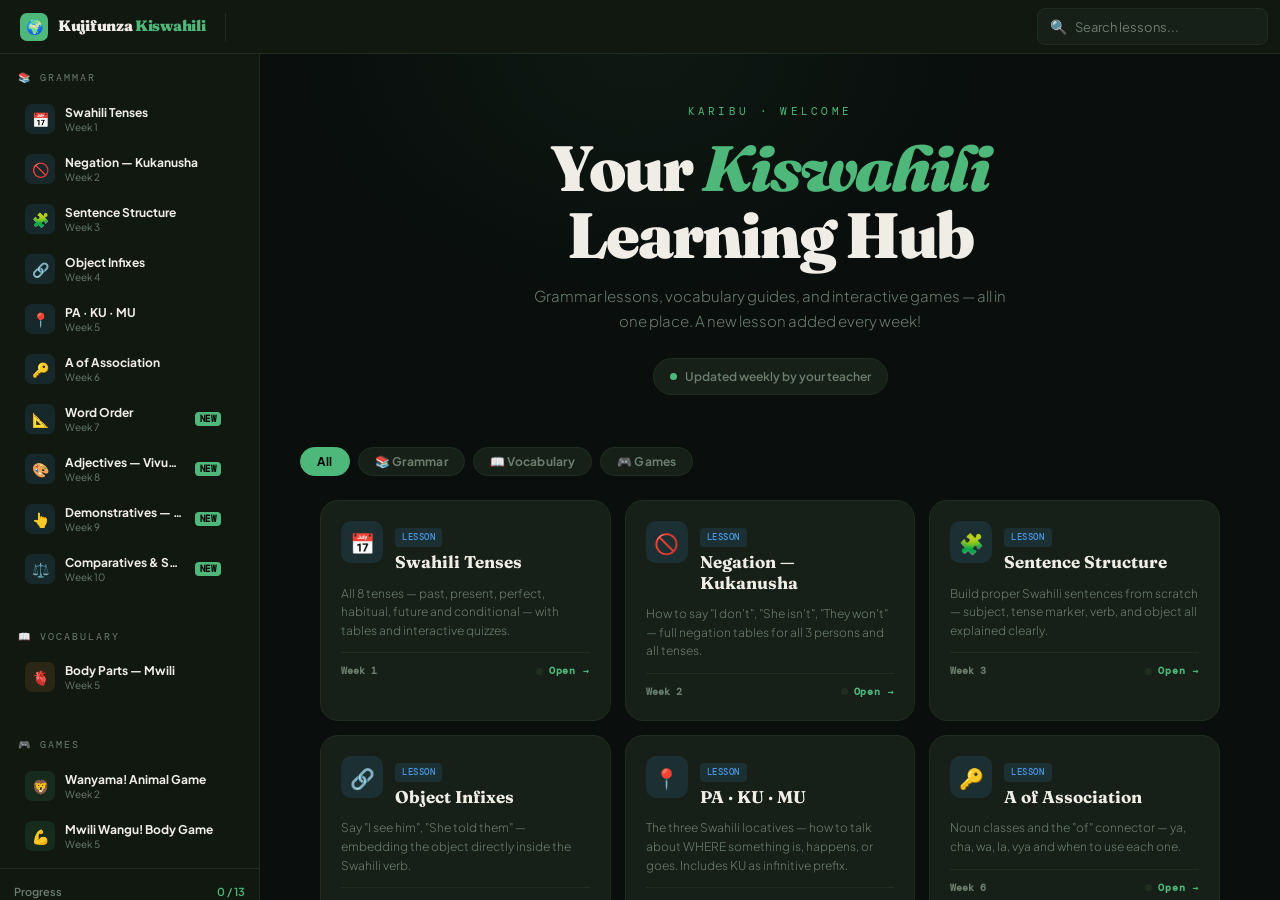
<file: index.html>
<!DOCTYPE html>
<html lang="en">
<head>
  <meta charset="UTF-8">
  <meta name="viewport" content="width=device-width, initial-scale=1.0">
  <title>Kujifunza Kiswahili 🌍</title>
  <meta name="description" content="An interactive Swahili learning platform with lessons, grammar references, and games.">
  <link rel="icon" href="data:image/svg+xml,<svg xmlns='http://www.w3.org/2000/svg' viewBox='0 0 100 100'><text y='.9em' font-size='90'>🌍</text></svg>">
  <link rel="stylesheet" href="css/style.css">
</head>
<body>

  <!-- ══ TOP NAV ══════════════════════════════════════════════ -->
  <nav class="top-nav">
    <a class="brand" onclick="showHome()" href="#">
      <div class="brand-icon">🌍</div>
      <div class="brand-name">Kujifunza <span>Kiswahili</span></div>
    </a>

    <div class="nav-search">
      <span class="search-icon">🔍</span>
      <input
        type="text"
        id="search-input"
        placeholder="Search lessons..."
        autocomplete="off"
      >
    </div>

    <button class="mob-toggle" onclick="toggleSidebar()" aria-label="Toggle menu">☰</button>
  </nav>

  <!-- ══ LAYOUT ════════════════════════════════════════════════ -->
  <div class="layout">

    <!-- ── SIDEBAR ─────────────────────────────────────────── -->
    <aside class="sidebar" id="sidebar">

      <div class="sidebar-section">
        <span class="sidebar-label">📚 Grammar</span>
        <div id="sidebar-grammar">
          <!-- populated by main.js -->
        </div>
      </div>

      <div class="sidebar-divider"></div>

      <div class="sidebar-section">
        <span class="sidebar-label">📖 Vocabulary</span>
        <div id="sidebar-vocab">
          <!-- populated by main.js -->
        </div>
      </div>

      <div class="sidebar-divider"></div>

      <div class="sidebar-section">
        <span class="sidebar-label">🎮 Games</span>
        <div id="sidebar-games">
          <!-- populated by main.js -->
        </div>
      </div>

      <!-- Progress -->
      <div class="progress-section">
        <div class="prog-header">
          Progress
          <span id="prog-count">0 / 0</span>
        </div>
        <div class="prog-bar">
          <div class="prog-fill" id="prog-fill"></div>
        </div>
        <div class="visited-dots" id="visited-dots"></div>
      </div>

    </aside>

    <!-- ── CONTENT ──────────────────────────────────────────── -->
    <div class="content-area">

      <!-- HOME PANEL -->
      <div id="home-panel">

        <div class="home-hero">
          <span class="hero-kicker">Karibu · Welcome</span>
          <h1 class="hero-title">Your <em>Kiswahili</em><br>Learning Hub</h1>
          <p class="hero-sub">
            Grammar lessons, vocabulary guides, and interactive games —
            all in one place. A new lesson added every week!
          </p>
          <div class="hero-week">
            <span class="dot"></span>
            Updated weekly by your teacher
          </div>
        </div>

        <!-- Filter tabs -->
        <div class="filter-row">
          <button class="filter-btn active" data-filter="all">All</button>
          <button class="filter-btn" data-filter="grammar">📚 Grammar</button>
          <button class="filter-btn" data-filter="vocab">📖 Vocabulary</button>
          <button class="filter-btn" data-filter="game">🎮 Games</button>
        </div>

        <!-- Cards -->
        <div class="cards-grid" id="cards-grid">
          <!-- populated by main.js -->
        </div>

      </div><!-- /home-panel -->

      <!-- MODULE PANEL -->
      <div class="module-panel" id="module-panel">
        <div class="module-topbar">
          <button class="back-btn" onclick="showHome()">← Back</button>
          <span class="crumb-sep">›</span>
          <span class="crumb-current" id="crumb-current">–</span>
          <span class="crumb-icon" id="crumb-icon"></span>
        </div>
        <div class="module-scroll" id="module-scroll">
          <!-- lesson content loaded here by main.js -->
        </div>
      </div>

    </div><!-- /content-area -->
  </div><!-- /layout -->

  <!-- ── SCRIPTS ──────────────────────────────────────────── -->
  <script src="js/main.js"></script>

</body>
</html>
</file>
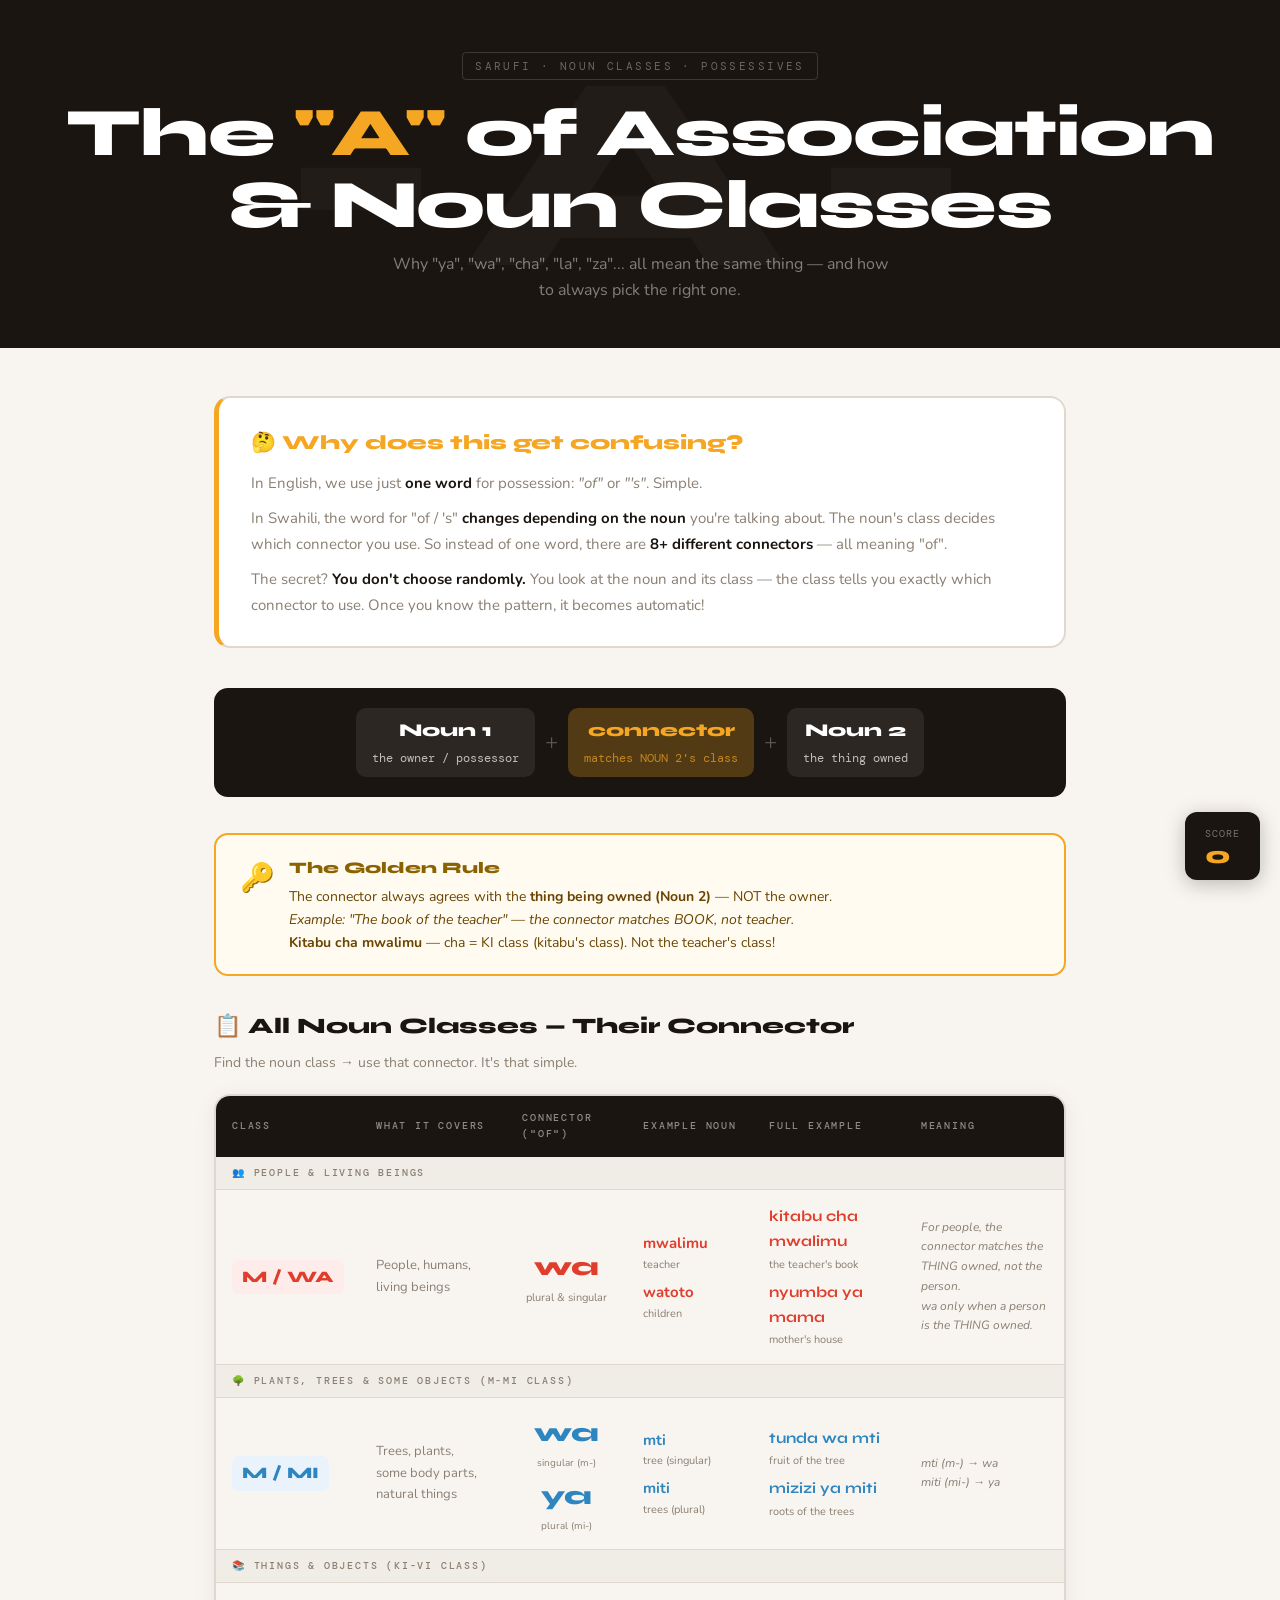
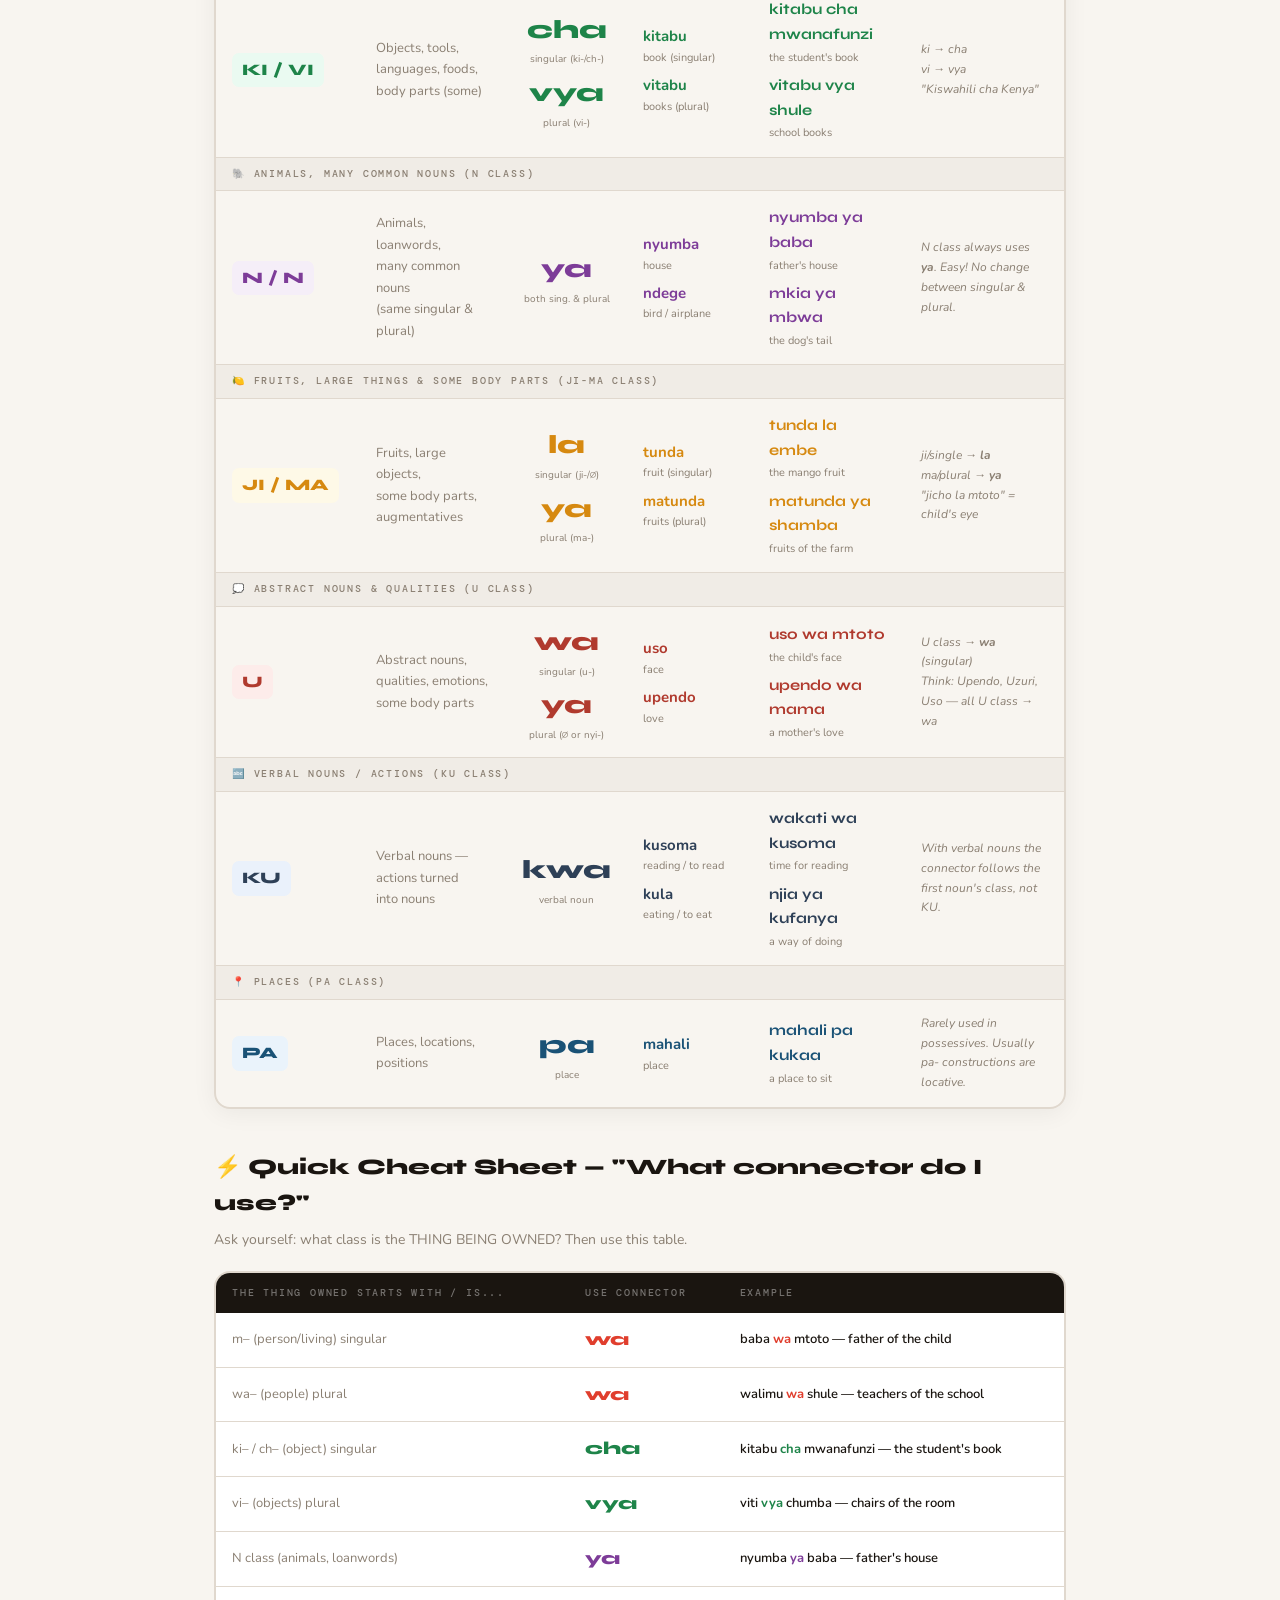
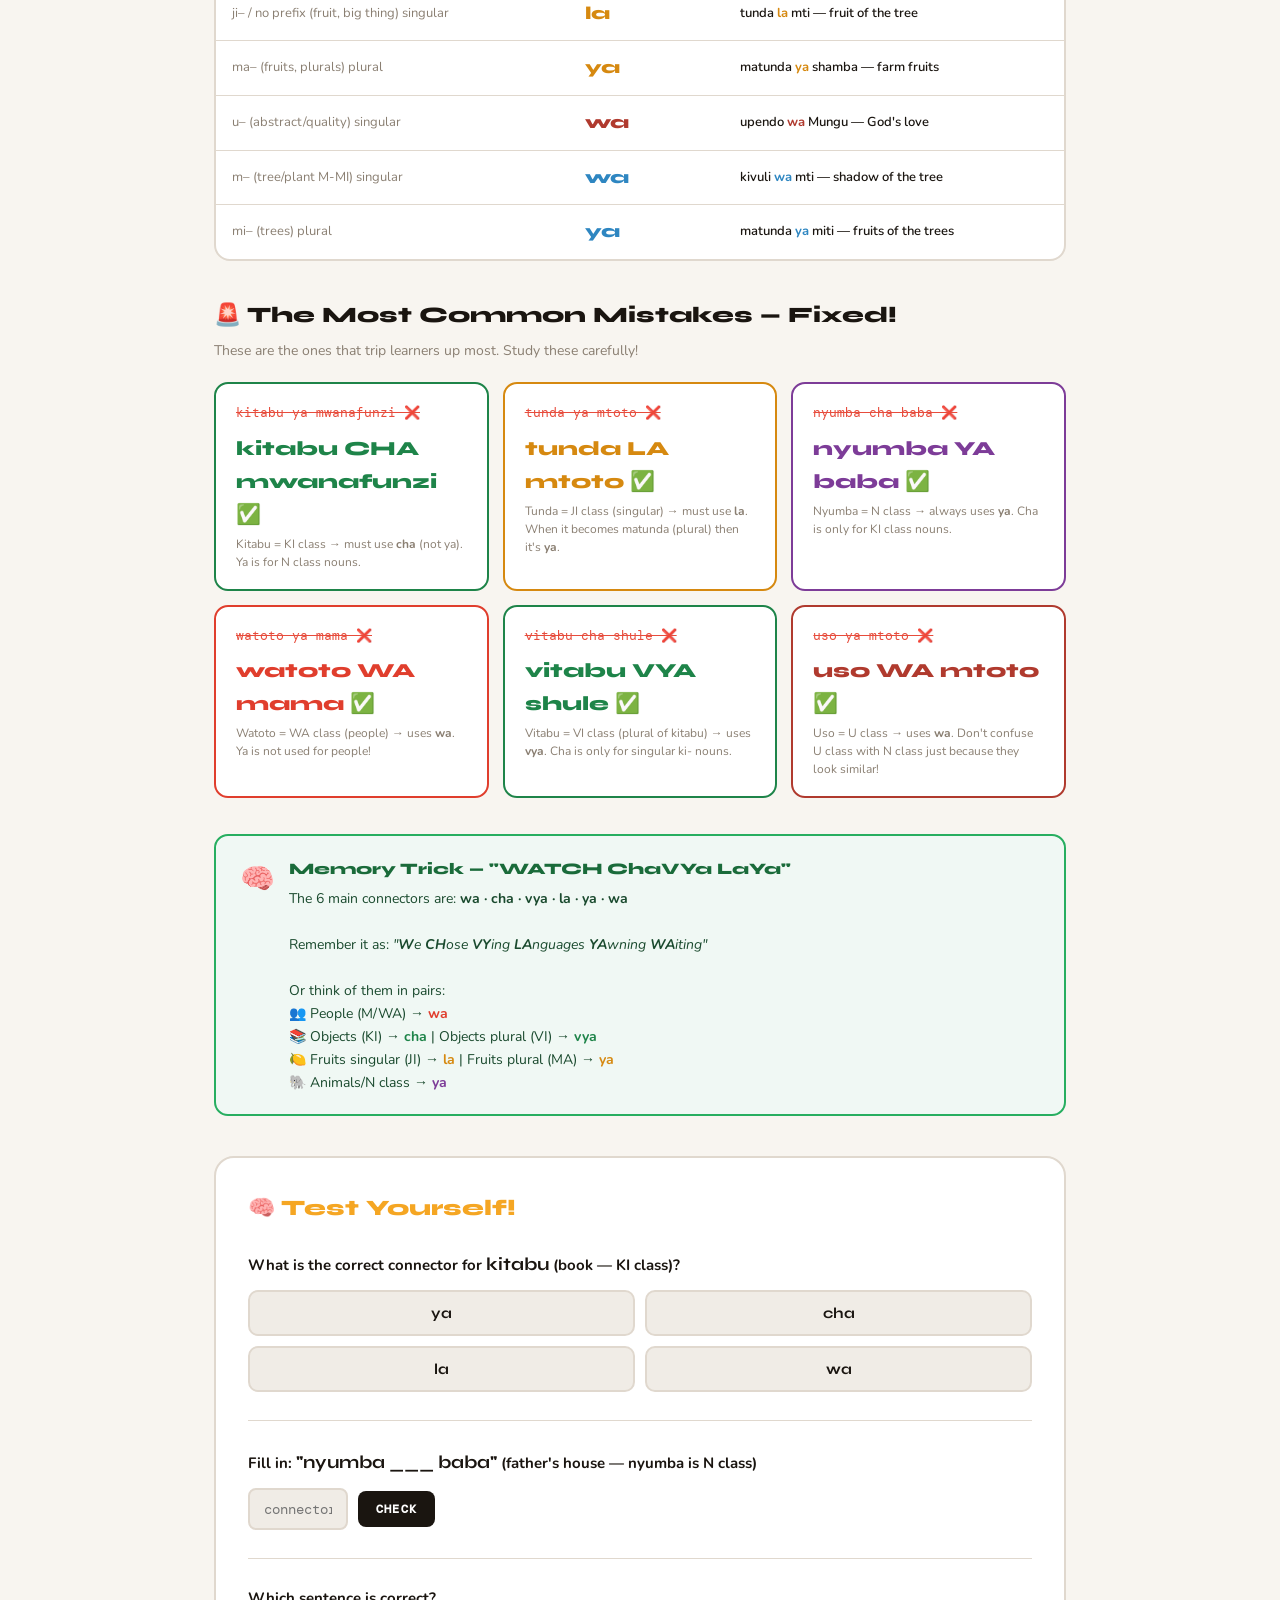
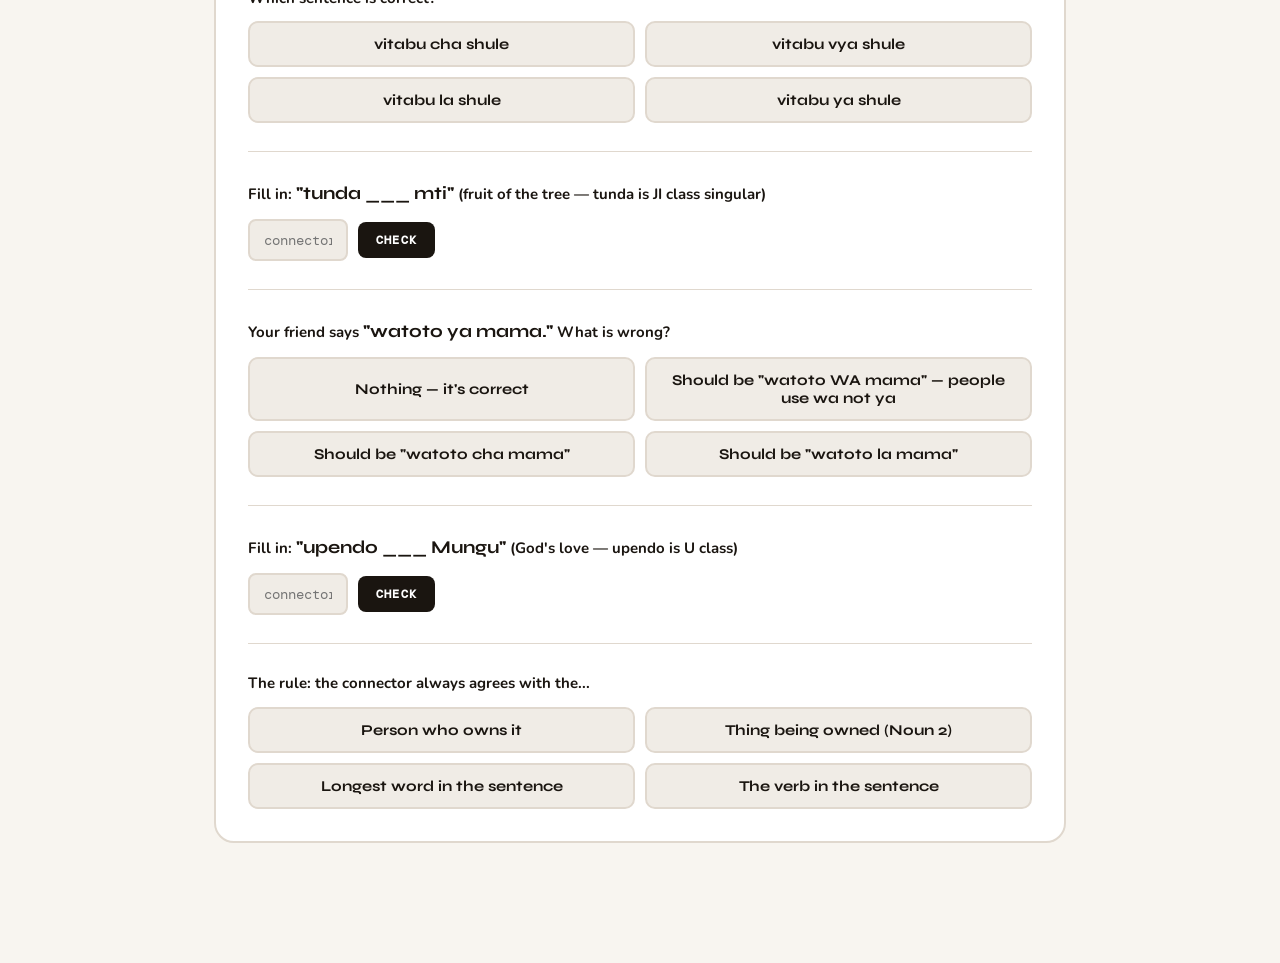
<file: lessons/swahili_a_of_association.html>
<!DOCTYPE html>
<html lang="en">
<head>
<meta charset="UTF-8">
<meta name="viewport" content="width=device-width, initial-scale=1.0">
<title>A of Association – Noun Classes</title>
<link href="https://fonts.googleapis.com/css2?family=Nunito:wght@400;600;700;800;900&family=Syne:wght@700;800;900&family=DM+Mono:wght@400;500&display=swap" rel="stylesheet">
<style>
  :root {
    --bg:      #f8f5f0;
    --surface: #ffffff;
    --card:    #f0ece6;
    --border:  #e0d8ce;
    --ink:     #1a1510;
    --muted:   #8a7f72;
    --soft:    #b0a898;

    /* noun class colours */
    --m-wa:   #e03e2d; /* M-WA people */
    --m-mi:   #2e86c1; /* M-MI trees/objects */
    --ki-vi:  #1e8449; /* KI-VI things */
    --n:      #7d3c98; /* N class animals/things */
    --ji-ma:  #d68910; /* JI-MA fruits/body */
    --ku:     #2e4057; /* KU abstract/infinitive */
    --u:      #b03a2e; /* U class abstract */
    --pa:     #1a5276; /* PA place */

    --gold:   #f5a623;
    --green:  #27ae60;
    --red:    #e74c3c;
  }

  *, *::before, *::after { box-sizing: border-box; margin: 0; padding: 0; }
  body {
    background: var(--bg);
    color: var(--ink);
    font-family: 'Nunito', sans-serif;
    font-weight: 400;
    line-height: 1.65;
  }

  /* ── HEADER ── */
  header {
    background: var(--ink);
    padding: 52px 24px 44px;
    text-align: center;
    position: relative;
    overflow: hidden;
  }
  header::before {
    content: '-A-';
    position: absolute;
    top: 50%; left: 50%;
    transform: translate(-50%, -50%);
    font-family: 'Syne', sans-serif;
    font-size: clamp(120px, 28vw, 280px);
    font-weight: 900;
    color: rgba(255,255,255,0.03);
    pointer-events: none;
    letter-spacing: 0.1em;
    white-space: nowrap;
  }
  .h-tag {
    display: inline-block;
    font-family: 'DM Mono', monospace;
    font-size: 11px;
    letter-spacing: 0.22em;
    text-transform: uppercase;
    color: rgba(255,255,255,0.35);
    border: 1px solid rgba(255,255,255,0.15);
    border-radius: 4px;
    padding: 4px 12px;
    margin-bottom: 18px;
  }
  header h1 {
    font-family: 'Syne', sans-serif;
    font-size: clamp(32px, 7vw, 68px);
    font-weight: 900;
    color: #fff;
    line-height: 1.05;
    letter-spacing: -0.02em;
    margin-bottom: 10px;
  }
  header h1 .gold { color: var(--gold); }
  header p {
    font-size: 16px;
    color: rgba(255,255,255,0.45);
    max-width: 500px;
    margin: 0 auto;
    font-weight: 400;
  }

  /* ── MAIN ── */
  main { max-width: 900px; margin: 0 auto; padding: 48px 24px 100px; }

  /* ── INTRO ── */
  .intro-box {
    background: var(--surface);
    border: 2px solid var(--border);
    border-left: 5px solid var(--gold);
    border-radius: 16px;
    padding: 28px 32px;
    margin-bottom: 40px;
  }
  .intro-box h2 {
    font-family: 'Syne', sans-serif;
    font-size: 20px;
    font-weight: 800;
    color: var(--gold);
    margin-bottom: 12px;
  }
  .intro-box p { font-size: 15px; color: var(--muted); margin-bottom: 10px; line-height: 1.7; }
  .intro-box p:last-child { margin-bottom: 0; }
  .intro-box strong { color: var(--ink); font-weight: 700; }

  /* ── FORMULA STRIP ── */
  .formula {
    background: var(--ink);
    border-radius: 14px;
    padding: 20px 24px;
    margin-bottom: 36px;
    display: flex;
    align-items: center;
    justify-content: center;
    gap: 10px;
    flex-wrap: wrap;
  }
  .f-part {
    font-family: 'Syne', sans-serif;
    font-size: 18px;
    font-weight: 800;
    padding: 8px 16px;
    border-radius: 10px;
    text-align: center;
  }
  .f-plus { color: rgba(255,255,255,0.3); font-size: 22px; font-weight: 300; }
  .f-note { font-size: 12px; display: block; font-family: 'DM Mono', monospace; font-weight: 400; margin-top: 3px; opacity: 0.7; }

  /* ── SECTION HEADING ── */
  .sec-head {
    font-family: 'Syne', sans-serif;
    font-size: 22px;
    font-weight: 900;
    margin-bottom: 6px;
    display: flex;
    align-items: center;
    gap: 10px;
  }
  .sec-sub { font-size: 14px; color: var(--muted); margin-bottom: 20px; }

  /* ── THE BIG TABLE ── */
  .class-table-wrap {
    overflow-x: auto;
    margin-bottom: 40px;
    border-radius: 16px;
    border: 2px solid var(--border);
    box-shadow: 0 4px 24px rgba(0,0,0,0.06);
  }
  .class-table {
    width: 100%;
    border-collapse: collapse;
    font-size: 14px;
    min-width: 680px;
  }
  .class-table thead tr {
    background: var(--ink);
  }
  .class-table th {
    padding: 14px 16px;
    text-align: left;
    font-family: 'DM Mono', monospace;
    font-size: 10px;
    letter-spacing: 0.18em;
    text-transform: uppercase;
    color: rgba(255,255,255,0.5);
    font-weight: 500;
    white-space: nowrap;
  }
  .class-table td {
    padding: 14px 16px;
    border-bottom: 1px solid var(--border);
    vertical-align: middle;
  }
  .class-table tr:last-child td { border-bottom: none; }
  .class-table tr:hover td { background: rgba(0,0,0,0.02); }

  /* class name column */
  .cls-name {
    font-family: 'Syne', sans-serif;
    font-size: 16px;
    font-weight: 900;
    display: inline-block;
    padding: 4px 10px;
    border-radius: 7px;
    white-space: nowrap;
  }
  /* connector column */
  .cls-connector {
    font-family: 'Syne', sans-serif;
    font-size: 26px;
    font-weight: 900;
    text-align: center;
  }
  /* example noun */
  .cls-noun { font-weight: 700; font-size: 15px; }
  .cls-noun-en { font-size: 11px; color: var(--muted); display: block; }
  /* full possessive */
  .cls-full {
    font-family: 'Syne', sans-serif;
    font-size: 15px;
    font-weight: 700;
  }
  .cls-full-en { font-size: 11px; color: var(--muted); display: block; margin-top: 2px; }
  /* tip */
  .cls-tip { font-size: 12px; color: var(--muted); font-style: italic; }

  /* category rows */
  .cat-row td {
    background: var(--card);
    padding: 8px 16px;
    font-family: 'DM Mono', monospace;
    font-size: 10px;
    letter-spacing: 0.18em;
    text-transform: uppercase;
    color: var(--muted);
    font-weight: 500;
    border-bottom: 1px solid var(--border);
  }

  /* ── HIGHLIGHT STRIP ── */
  .highlight-strip {
    border-radius: 14px;
    padding: 20px 24px;
    margin-bottom: 16px;
    display: flex;
    gap: 14px;
    align-items: flex-start;
  }
  .hs-icon { font-size: 28px; flex-shrink: 0; }
  .hs-title { font-family: 'Syne', sans-serif; font-size: 16px; font-weight: 800; margin-bottom: 4px; }
  .hs-body { font-size: 14px; line-height: 1.65; }

  /* ── CONFUSION FIXER CARDS ── */
  .confusion-grid {
    display: grid;
    grid-template-columns: repeat(auto-fill, minmax(260px, 1fr));
    gap: 14px;
    margin-bottom: 36px;
  }
  .conf-card {
    border-radius: 14px;
    border: 2px solid;
    padding: 18px 20px;
    background: var(--surface);
  }
  .conf-wrong {
    font-family: 'DM Mono', monospace;
    font-size: 13px;
    text-decoration: line-through;
    color: var(--red);
    margin-bottom: 8px;
    display: block;
  }
  .conf-right {
    font-family: 'Syne', sans-serif;
    font-size: 20px;
    font-weight: 800;
    margin-bottom: 4px;
    display: block;
  }
  .conf-why { font-size: 12px; color: var(--muted); line-height: 1.5; }

  /* ── SHORTCUT TABLE ── */
  .shortcut-box {
    background: var(--surface);
    border: 2px solid var(--border);
    border-radius: 16px;
    overflow: hidden;
    margin-bottom: 36px;
  }
  .shortcut-box table { width: 100%; border-collapse: collapse; font-size: 14px; }
  .shortcut-box thead tr { background: var(--ink); }
  .shortcut-box th {
    padding: 12px 16px;
    font-family: 'DM Mono', monospace;
    font-size: 10px;
    letter-spacing: 0.18em;
    text-transform: uppercase;
    color: rgba(255,255,255,0.4);
    font-weight: 500;
    text-align: left;
  }
  .shortcut-box td { padding: 12px 16px; border-bottom: 1px solid var(--border); }
  .shortcut-box tr:last-child td { border-bottom: none; }
  .shortcut-box tr:hover td { background: rgba(0,0,0,0.02); }
  .sc-q { font-size: 13px; color: var(--muted); }
  .sc-a { font-family: 'Syne', sans-serif; font-size: 18px; font-weight: 800; }
  .sc-rule { font-size: 13px; color: var(--ink); font-weight: 600; }

  /* ── QUIZ ── */
  .quiz-box {
    background: var(--surface);
    border: 2px solid var(--border);
    border-radius: 20px;
    padding: 32px;
    margin-bottom: 20px;
  }
  .quiz-box h2 {
    font-family: 'Syne', sans-serif;
    font-size: 22px;
    font-weight: 900;
    color: var(--gold);
    margin-bottom: 24px;
    display: flex;
    align-items: center;
    gap: 10px;
  }
  .quiz-q { margin-bottom: 28px; padding-bottom: 28px; border-bottom: 1px solid var(--border); }
  .quiz-q:last-child { margin-bottom: 0; padding-bottom: 0; border-bottom: none; }
  .q-text { font-size: 15px; font-weight: 700; margin-bottom: 12px; line-height: 1.5; }
  .q-text .sw { font-family: 'Syne', sans-serif; font-size: 18px; color: var(--ink); }
  .q-opts { display: grid; grid-template-columns: 1fr 1fr; gap: 10px; }
  .q-opt {
    background: var(--card);
    border: 2px solid var(--border);
    border-radius: 10px;
    padding: 12px 14px;
    cursor: pointer;
    font-size: 15px;
    font-weight: 700;
    color: var(--ink);
    font-family: 'Syne', sans-serif;
    transition: all 0.18s;
    text-align: center;
  }
  .q-opt:hover { border-color: var(--gold); background: #fffbf0; }
  .q-opt.correct { border-color: var(--green); background: #eafaf1; color: var(--green); }
  .q-opt.wrong { border-color: var(--red); background: #fdf2f2; color: var(--red); }
  .q-opt.disabled { pointer-events: none; opacity: 0.6; }
  .q-opt.correct.disabled { opacity: 1; }
  .q-fb { margin-top: 10px; font-size: 13px; padding: 10px 14px; border-radius: 8px; display: none; font-weight: 600; line-height: 1.5; }
  .q-fb.show { display: block; }
  .q-fb.ok { background: #eafaf1; color: var(--green); border: 1px solid #a9dfbf; }
  .q-fb.no { background: #fdf2f2; color: var(--red); border: 1px solid #f5b7b1; }

  .fill-row { display: flex; gap: 10px; flex-wrap: wrap; margin-top: 10px; align-items: center; }
  .fill-in {
    background: var(--card);
    border: 2px solid var(--border);
    border-radius: 8px;
    padding: 10px 14px;
    font-family: 'DM Mono', monospace;
    font-size: 14px;
    color: var(--ink);
    outline: none;
    transition: border-color 0.2s;
    width: 100px;
  }
  .fill-in:focus { border-color: var(--gold); }
  .fill-in.ok { border-color: var(--green); color: var(--green); }
  .fill-in.no { border-color: var(--red); color: var(--red); }
  .chk-btn {
    background: var(--ink);
    color: #fff;
    border: none;
    border-radius: 8px;
    padding: 10px 18px;
    font-family: 'DM Mono', monospace;
    font-size: 12px;
    font-weight: 600;
    letter-spacing: 0.1em;
    cursor: pointer;
    transition: opacity 0.2s;
    text-transform: uppercase;
  }
  .chk-btn:hover { opacity: 0.8; }

  /* score pill */
  .score-pill {
    position: fixed;
    bottom: 20px; right: 20px;
    background: var(--ink);
    color: #fff;
    border-radius: 12px;
    padding: 12px 20px;
    font-family: 'DM Mono', monospace;
    font-size: 12px;
    z-index: 100;
    box-shadow: 0 4px 20px rgba(0,0,0,0.25);
  }
  .score-pill .sv {
    color: var(--gold);
    font-family: 'Syne', sans-serif;
    font-size: 24px;
    font-weight: 900;
    display: block;
    line-height: 1;
  }

  @media(max-width:600px){
    main { padding: 32px 16px 80px; }
    .q-opts { grid-template-columns: 1fr; }
    .confusion-grid { grid-template-columns: 1fr; }
    .intro-box { padding: 20px; }
    .quiz-box { padding: 20px; }
  }
</style>
</head>
<body>

<header>
  <div class="h-tag">Sarufi · Noun Classes · Possessives</div>
  <h1>The <span class="gold">"A"</span> of Association<br>& Noun Classes</h1>
  <p>Why "ya", "wa", "cha", "la", "za"... all mean the same thing — and how to always pick the right one.</p>
</header>

<main>

  <!-- INTRO -->
  <div class="intro-box">
    <h2>🤔 Why does this get confusing?</h2>
    <p>In English, we use just <strong>one word</strong> for possession: <em>"of"</em> or <em>"'s"</em>. Simple.</p>
    <p>In Swahili, the word for "of / 's" <strong>changes depending on the noun</strong> you're talking about. The noun's class decides which connector you use. So instead of one word, there are <strong>8+ different connectors</strong> — all meaning "of".</p>
    <p>The secret? <strong>You don't choose randomly.</strong> You look at the noun and its class — the class tells you exactly which connector to use. Once you know the pattern, it becomes automatic!</p>
  </div>

  <!-- FORMULA -->
  <div class="formula">
    <div class="f-part" style="background:rgba(255,255,255,0.08);color:#fff">
      Noun 1
      <span class="f-note">the owner / possessor</span>
    </div>
    <div class="f-plus">+</div>
    <div class="f-part" style="background:rgba(245,166,35,0.25);color:var(--gold)">
      connector
      <span class="f-note">matches NOUN 2's class</span>
    </div>
    <div class="f-plus">+</div>
    <div class="f-part" style="background:rgba(255,255,255,0.08);color:#fff">
      Noun 2
      <span class="f-note">the thing owned</span>
    </div>
  </div>

  <!-- KEY RULE STRIP -->
  <div class="highlight-strip" style="background:#fffbf0;border:2px solid #f5a623;margin-bottom:32px;">
    <span class="hs-icon">🔑</span>
    <div>
      <div class="hs-title" style="color:#8a6200">The Golden Rule</div>
      <div class="hs-body" style="color:#6a4400">
        The connector always agrees with the <strong>thing being owned (Noun 2)</strong> — NOT the owner.<br>
        <em>Example: "The book of the teacher" — the connector matches BOOK, not teacher.</em><br>
        <strong>Kitabu cha mwalimu</strong> — cha = KI class (kitabu's class). Not the teacher's class!
      </div>
    </div>
  </div>

  <!-- THE BIG TABLE -->
  <div class="sec-head">📋 All Noun Classes — Their Connector</div>
  <div class="sec-sub">Find the noun class → use that connector. It's that simple.</div>

  <div class="class-table-wrap">
    <table class="class-table">
      <thead>
        <tr>
          <th>Class</th>
          <th>What it covers</th>
          <th>Connector<br>("of")</th>
          <th>Example noun</th>
          <th>Full example</th>
          <th>Meaning</th>
        </tr>
      </thead>
      <tbody>

        <!-- M-WA -->
        <tr class="cat-row"><td colspan="6">👥 People & Living Beings</td></tr>
        <tr>
          <td><span class="cls-name" style="background:#fdecea;color:var(--m-wa)">M / WA</span></td>
          <td style="font-size:13px;color:var(--muted)">People, humans,<br>living beings</td>
          <td>
            <div class="cls-connector" style="color:var(--m-wa)">wa</div>
            <div style="font-size:11px;color:var(--muted);text-align:center">plural & singular</div>
          </td>
          <td>
            <div class="cls-noun" style="color:var(--m-wa)">mwalimu</div>
            <span class="cls-noun-en">teacher</span>
            <div class="cls-noun" style="color:var(--m-wa);margin-top:6px">watoto</div>
            <span class="cls-noun-en">children</span>
          </td>
          <td>
            <div class="cls-full" style="color:var(--m-wa)">kitabu <span style="color:var(--m-wa)">cha</span> mwalimu</div>
            <span class="cls-full-en">the teacher's book</span>
            <div class="cls-full" style="color:var(--m-wa);margin-top:6px">nyumba <span style="color:var(--m-wa)">ya</span> mama</div>
            <span class="cls-full-en">mother's house</span>
          </td>
          <td class="cls-tip">For people, the connector matches the THING owned, not the person.<br><em>wa</em> only when a person is the THING owned.</td>
        </tr>

        <!-- M-MI -->
        <tr class="cat-row"><td colspan="6">🌳 Plants, Trees & Some Objects (M-MI class)</td></tr>
        <tr>
          <td><span class="cls-name" style="background:#eaf3fb;color:var(--m-mi)">M / MI</span></td>
          <td style="font-size:13px;color:var(--muted)">Trees, plants,<br>some body parts,<br>natural things</td>
          <td>
            <div class="cls-connector" style="color:var(--m-mi)">wa</div>
            <div style="font-size:10px;color:var(--muted);text-align:center">singular (m-)</div>
            <div class="cls-connector" style="color:var(--m-mi);margin-top:4px">ya</div>
            <div style="font-size:10px;color:var(--muted);text-align:center">plural (mi-)</div>
          </td>
          <td>
            <div class="cls-noun" style="color:var(--m-mi)">mti</div>
            <span class="cls-noun-en">tree (singular)</span>
            <div class="cls-noun" style="color:var(--m-mi);margin-top:6px">miti</div>
            <span class="cls-noun-en">trees (plural)</span>
          </td>
          <td>
            <div class="cls-full" style="color:var(--m-mi)">tunda <span style="color:var(--m-mi)">wa</span> mti</div>
            <span class="cls-full-en">fruit of the tree</span>
            <div class="cls-full" style="color:var(--m-mi);margin-top:6px">mizizi <span style="color:var(--m-mi)">ya</span> miti</div>
            <span class="cls-full-en">roots of the trees</span>
          </td>
          <td class="cls-tip">mti (m-) → wa<br>miti (mi-) → ya</td>
        </tr>

        <!-- KI-VI -->
        <tr class="cat-row"><td colspan="6">📚 Things & Objects (KI-VI class)</td></tr>
        <tr>
          <td><span class="cls-name" style="background:#eafaf1;color:var(--ki-vi)">KI / VI</span></td>
          <td style="font-size:13px;color:var(--muted)">Objects, tools,<br>languages, foods,<br>body parts (some)</td>
          <td>
            <div class="cls-connector" style="color:var(--ki-vi)">cha</div>
            <div style="font-size:10px;color:var(--muted);text-align:center">singular (ki-/ch-)</div>
            <div class="cls-connector" style="color:var(--ki-vi);margin-top:4px">vya</div>
            <div style="font-size:10px;color:var(--muted);text-align:center">plural (vi-)</div>
          </td>
          <td>
            <div class="cls-noun" style="color:var(--ki-vi)">kitabu</div>
            <span class="cls-noun-en">book (singular)</span>
            <div class="cls-noun" style="color:var(--ki-vi);margin-top:6px">vitabu</div>
            <span class="cls-noun-en">books (plural)</span>
          </td>
          <td>
            <div class="cls-full" style="color:var(--ki-vi)">kitabu <span style="color:var(--ki-vi)">cha</span> mwanafunzi</div>
            <span class="cls-full-en">the student's book</span>
            <div class="cls-full" style="color:var(--ki-vi);margin-top:6px">vitabu <span style="color:var(--ki-vi)">vya</span> shule</div>
            <span class="cls-full-en">school books</span>
          </td>
          <td class="cls-tip">ki → cha<br>vi → vya<br><em>"Kiswahili cha Kenya"</em></td>
        </tr>

        <!-- N class -->
        <tr class="cat-row"><td colspan="6">🐘 Animals, Many Common Nouns (N class)</td></tr>
        <tr>
          <td><span class="cls-name" style="background:#f5eef8;color:var(--n)">N / N</span></td>
          <td style="font-size:13px;color:var(--muted)">Animals, loanwords,<br>many common nouns<br>(same singular & plural)</td>
          <td>
            <div class="cls-connector" style="color:var(--n)">ya</div>
            <div style="font-size:10px;color:var(--muted);text-align:center">both sing. & plural</div>
          </td>
          <td>
            <div class="cls-noun" style="color:var(--n)">nyumba</div>
            <span class="cls-noun-en">house</span>
            <div class="cls-noun" style="color:var(--n);margin-top:6px">ndege</div>
            <span class="cls-noun-en">bird / airplane</span>
          </td>
          <td>
            <div class="cls-full" style="color:var(--n)">nyumba <span style="color:var(--n)">ya</span> baba</div>
            <span class="cls-full-en">father's house</span>
            <div class="cls-full" style="color:var(--n);margin-top:6px">mkia <span style="color:var(--n)">ya</span> mbwa</div>
            <span class="cls-full-en">the dog's tail</span>
          </td>
          <td class="cls-tip">N class always uses <strong>ya</strong>. Easy! No change between singular & plural.</td>
        </tr>

        <!-- JI-MA -->
        <tr class="cat-row"><td colspan="6">🍋 Fruits, Large Things & Some Body Parts (JI-MA class)</td></tr>
        <tr>
          <td><span class="cls-name" style="background:#fef9e7;color:var(--ji-ma)">JI / MA</span></td>
          <td style="font-size:13px;color:var(--muted)">Fruits, large objects,<br>some body parts,<br>augmentatives</td>
          <td>
            <div class="cls-connector" style="color:var(--ji-ma)">la</div>
            <div style="font-size:10px;color:var(--muted);text-align:center">singular (ji-/∅)</div>
            <div class="cls-connector" style="color:var(--ji-ma);margin-top:4px">ya</div>
            <div style="font-size:10px;color:var(--muted);text-align:center">plural (ma-)</div>
          </td>
          <td>
            <div class="cls-noun" style="color:var(--ji-ma)">tunda</div>
            <span class="cls-noun-en">fruit (singular)</span>
            <div class="cls-noun" style="color:var(--ji-ma);margin-top:6px">matunda</div>
            <span class="cls-noun-en">fruits (plural)</span>
          </td>
          <td>
            <div class="cls-full" style="color:var(--ji-ma)">tunda <span style="color:var(--ji-ma)">la</span> embe</div>
            <span class="cls-full-en">the mango fruit</span>
            <div class="cls-full" style="color:var(--ji-ma);margin-top:6px">matunda <span style="color:var(--ji-ma)">ya</span> shamba</div>
            <span class="cls-full-en">fruits of the farm</span>
          </td>
          <td class="cls-tip">ji/single → <strong>la</strong><br>ma/plural → <strong>ya</strong><br><em>"jicho la mtoto"</em> = child's eye</td>
        </tr>

        <!-- U class -->
        <tr class="cat-row"><td colspan="6">💭 Abstract Nouns & Qualities (U class)</td></tr>
        <tr>
          <td><span class="cls-name" style="background:#fdecea;color:var(--u)">U</span></td>
          <td style="font-size:13px;color:var(--muted)">Abstract nouns,<br>qualities, emotions,<br>some body parts</td>
          <td>
            <div class="cls-connector" style="color:var(--u)">wa</div>
            <div style="font-size:10px;color:var(--muted);text-align:center">singular (u-)</div>
            <div class="cls-connector" style="color:var(--u);margin-top:4px">ya</div>
            <div style="font-size:10px;color:var(--muted);text-align:center">plural (∅ or nyi-)</div>
          </td>
          <td>
            <div class="cls-noun" style="color:var(--u)">uso</div>
            <span class="cls-noun-en">face</span>
            <div class="cls-noun" style="color:var(--u);margin-top:6px">upendo</div>
            <span class="cls-noun-en">love</span>
          </td>
          <td>
            <div class="cls-full" style="color:var(--u)">uso <span style="color:var(--u)">wa</span> mtoto</div>
            <span class="cls-full-en">the child's face</span>
            <div class="cls-full" style="color:var(--u);margin-top:6px">upendo <span style="color:var(--u)">wa</span> mama</div>
            <span class="cls-full-en">a mother's love</span>
          </td>
          <td class="cls-tip">U class → <strong>wa</strong> (singular)<br>Think: Upendo, Uzuri, Uso — all U class → wa</td>
        </tr>

        <!-- KU class -->
        <tr class="cat-row"><td colspan="6">🔤 Verbal Nouns / Actions (KU class)</td></tr>
        <tr>
          <td><span class="cls-name" style="background:#eaf1fb;color:var(--ku)">KU</span></td>
          <td style="font-size:13px;color:var(--muted)">Verbal nouns —<br>actions turned<br>into nouns</td>
          <td>
            <div class="cls-connector" style="color:var(--ku)">kwa</div>
            <div style="font-size:10px;color:var(--muted);text-align:center">verbal noun</div>
          </td>
          <td>
            <div class="cls-noun" style="color:var(--ku)">kusoma</div>
            <span class="cls-noun-en">reading / to read</span>
            <div class="cls-noun" style="color:var(--ku);margin-top:6px">kula</div>
            <span class="cls-noun-en">eating / to eat</span>
          </td>
          <td>
            <div class="cls-full" style="color:var(--ku)">wakati <span style="color:var(--ku)">wa</span> kusoma</div>
            <span class="cls-full-en">time for reading</span>
            <div class="cls-full" style="color:var(--ku);margin-top:6px">njia <span style="color:var(--ku)">ya</span> kufanya</div>
            <span class="cls-full-en">a way of doing</span>
          </td>
          <td class="cls-tip">With verbal nouns the connector follows the first noun's class, not KU.</td>
        </tr>

        <!-- PA class -->
        <tr class="cat-row"><td colspan="6">📍 Places (PA class)</td></tr>
        <tr>
          <td><span class="cls-name" style="background:#eaf3fb;color:var(--pa)">PA</span></td>
          <td style="font-size:13px;color:var(--muted)">Places, locations,<br>positions</td>
          <td>
            <div class="cls-connector" style="color:var(--pa)">pa</div>
            <div style="font-size:10px;color:var(--muted);text-align:center">place</div>
          </td>
          <td>
            <div class="cls-noun" style="color:var(--pa)">mahali</div>
            <span class="cls-noun-en">place</span>
          </td>
          <td>
            <div class="cls-full" style="color:var(--pa)">mahali <span style="color:var(--pa)">pa</span> kukaa</div>
            <span class="cls-full-en">a place to sit</span>
          </td>
          <td class="cls-tip">Rarely used in possessives. Usually pa- constructions are locative.</td>
        </tr>

      </tbody>
    </table>
  </div>

  <!-- QUICK CHEAT SHEET -->
  <div class="sec-head" style="margin-top:0">⚡ Quick Cheat Sheet — "What connector do I use?"</div>
  <div class="sec-sub">Ask yourself: what class is the THING BEING OWNED? Then use this table.</div>

  <div class="shortcut-box" style="margin-bottom:36px;">
    <table>
      <thead>
        <tr>
          <th>The thing owned starts with / is...</th>
          <th>Use connector</th>
          <th>Example</th>
        </tr>
      </thead>
      <tbody>
        <tr>
          <td class="sc-q">m– (person/living) singular</td>
          <td><span class="sc-a" style="color:var(--m-wa)">wa</span></td>
          <td class="sc-rule">baba <strong style="color:var(--m-wa)">wa</strong> mtoto — father of the child</td>
        </tr>
        <tr>
          <td class="sc-q">wa– (people) plural</td>
          <td><span class="sc-a" style="color:var(--m-wa)">wa</span></td>
          <td class="sc-rule">walimu <strong style="color:var(--m-wa)">wa</strong> shule — teachers of the school</td>
        </tr>
        <tr>
          <td class="sc-q">ki– / ch– (object) singular</td>
          <td><span class="sc-a" style="color:var(--ki-vi)">cha</span></td>
          <td class="sc-rule">kitabu <strong style="color:var(--ki-vi)">cha</strong> mwanafunzi — the student's book</td>
        </tr>
        <tr>
          <td class="sc-q">vi– (objects) plural</td>
          <td><span class="sc-a" style="color:var(--ki-vi)">vya</span></td>
          <td class="sc-rule">viti <strong style="color:var(--ki-vi)">vya</strong> chumba — chairs of the room</td>
        </tr>
        <tr>
          <td class="sc-q">N class (animals, loanwords)</td>
          <td><span class="sc-a" style="color:var(--n)">ya</span></td>
          <td class="sc-rule">nyumba <strong style="color:var(--n)">ya</strong> baba — father's house</td>
        </tr>
        <tr>
          <td class="sc-q">ji– / no prefix (fruit, big thing) singular</td>
          <td><span class="sc-a" style="color:var(--ji-ma)">la</span></td>
          <td class="sc-rule">tunda <strong style="color:var(--ji-ma)">la</strong> mti — fruit of the tree</td>
        </tr>
        <tr>
          <td class="sc-q">ma– (fruits, plurals) plural</td>
          <td><span class="sc-a" style="color:var(--ji-ma)">ya</span></td>
          <td class="sc-rule">matunda <strong style="color:var(--ji-ma)">ya</strong> shamba — farm fruits</td>
        </tr>
        <tr>
          <td class="sc-q">u– (abstract/quality) singular</td>
          <td><span class="sc-a" style="color:var(--u)">wa</span></td>
          <td class="sc-rule">upendo <strong style="color:var(--u)">wa</strong> Mungu — God's love</td>
        </tr>
        <tr>
          <td class="sc-q">m– (tree/plant M-MI) singular</td>
          <td><span class="sc-a" style="color:var(--m-mi)">wa</span></td>
          <td class="sc-rule">kivuli <strong style="color:var(--m-mi)">wa</strong> mti — shadow of the tree</td>
        </tr>
        <tr>
          <td class="sc-q">mi– (trees) plural</td>
          <td><span class="sc-a" style="color:var(--m-mi)">ya</span></td>
          <td class="sc-rule">matunda <strong style="color:var(--m-mi)">ya</strong> miti — fruits of the trees</td>
        </tr>
      </tbody>
    </table>
  </div>

  <!-- COMMON CONFUSION FIXERS -->
  <div class="sec-head">🚨 The Most Common Mistakes — Fixed!</div>
  <div class="sec-sub">These are the ones that trip learners up most. Study these carefully!</div>

  <div class="confusion-grid">

    <div class="conf-card" style="border-color:var(--ki-vi)">
      <span class="conf-wrong">kitabu ya mwanafunzi ❌</span>
      <span class="conf-right" style="color:var(--ki-vi)">kitabu CHA mwanafunzi ✅</span>
      <div class="conf-why">Kitabu = KI class → must use <strong>cha</strong> (not ya). Ya is for N class nouns.</div>
    </div>

    <div class="conf-card" style="border-color:var(--ji-ma)">
      <span class="conf-wrong">tunda ya mtoto ❌</span>
      <span class="conf-right" style="color:var(--ji-ma)">tunda LA mtoto ✅</span>
      <div class="conf-why">Tunda = JI class (singular) → must use <strong>la</strong>. When it becomes matunda (plural) then it's <strong>ya</strong>.</div>
    </div>

    <div class="conf-card" style="border-color:var(--n)">
      <span class="conf-wrong">nyumba cha baba ❌</span>
      <span class="conf-right" style="color:var(--n)">nyumba YA baba ✅</span>
      <div class="conf-why">Nyumba = N class → always uses <strong>ya</strong>. Cha is only for KI class nouns.</div>
    </div>

    <div class="conf-card" style="border-color:var(--m-wa)">
      <span class="conf-wrong">watoto ya mama ❌</span>
      <span class="conf-right" style="color:var(--m-wa)">watoto WA mama ✅</span>
      <div class="conf-why">Watoto = WA class (people) → uses <strong>wa</strong>. Ya is not used for people!</div>
    </div>

    <div class="conf-card" style="border-color:var(--ki-vi)">
      <span class="conf-wrong">vitabu cha shule ❌</span>
      <span class="conf-right" style="color:var(--ki-vi)">vitabu VYA shule ✅</span>
      <div class="conf-why">Vitabu = VI class (plural of kitabu) → uses <strong>vya</strong>. Cha is only for singular ki- nouns.</div>
    </div>

    <div class="conf-card" style="border-color:var(--u)">
      <span class="conf-wrong">uso ya mtoto ❌</span>
      <span class="conf-right" style="color:var(--u)">uso WA mtoto ✅</span>
      <div class="conf-why">Uso = U class → uses <strong>wa</strong>. Don't confuse U class with N class just because they look similar!</div>
    </div>

  </div>

  <!-- MEMORY TRICK -->
  <div class="highlight-strip" style="background:#f0f8f4;border:2px solid #27ae60;margin-bottom:40px;">
    <span class="hs-icon">🧠</span>
    <div>
      <div class="hs-title" style="color:#1a6b3a">Memory Trick — "WATCH ChaVYa LaYa"</div>
      <div class="hs-body" style="color:#1a4a2e">
        The 6 main connectors are: <strong>wa · cha · vya · la · ya · wa</strong><br><br>
        Remember it as: <em>"<strong>W</strong>e <strong>CH</strong>ose <strong>VY</strong>ing <strong>LA</strong>nguages <strong>YA</strong>wning <strong>WA</strong>iting"</em><br><br>
        Or think of them in pairs:<br>
        👥 People (M/WA) → <strong style="color:var(--m-wa)">wa</strong><br>
        📚 Objects (KI) → <strong style="color:var(--ki-vi)">cha</strong> | Objects plural (VI) → <strong style="color:var(--ki-vi)">vya</strong><br>
        🍋 Fruits singular (JI) → <strong style="color:var(--ji-ma)">la</strong> | Fruits plural (MA) → <strong style="color:var(--ji-ma)">ya</strong><br>
        🐘 Animals/N class → <strong style="color:var(--n)">ya</strong><br>
      </div>
    </div>
  </div>

  <!-- QUIZ -->
  <div class="quiz-box">
    <h2>🧠 Test Yourself!</h2>

    <div class="quiz-q">
      <div class="q-text">What is the correct connector for <span class="sw">kitabu</span> (book — KI class)?</div>
      <div class="q-opts">
        <button class="q-opt" onclick="qa(this,false,'f1')">ya</button>
        <button class="q-opt" onclick="qa(this,true,'f1')">cha</button>
        <button class="q-opt" onclick="qa(this,false,'f1')">la</button>
        <button class="q-opt" onclick="qa(this,false,'f1')">wa</button>
      </div>
      <div class="q-fb" id="f1"></div>
    </div>

    <div class="quiz-q">
      <div class="q-text">Fill in: <span class="sw">"nyumba ___ baba"</span> (father's house — nyumba is N class)</div>
      <div class="fill-row">
        <input type="text" class="fill-in" id="fi1" placeholder="connector">
        <button class="chk-btn" onclick="qf('fi1','ya','ff1','✅ Correct! Nyumba ya baba — N class always uses ya!','❌ Answer: ya — nyumba is N class, always uses ya.')">Check</button>
      </div>
      <div class="q-fb" id="ff1"></div>
    </div>

    <div class="quiz-q">
      <div class="q-text">Which sentence is correct?</div>
      <div class="q-opts">
        <button class="q-opt" onclick="qa(this,false,'f2')">vitabu cha shule</button>
        <button class="q-opt" onclick="qa(this,true,'f2')">vitabu vya shule</button>
        <button class="q-opt" onclick="qa(this,false,'f2')">vitabu la shule</button>
        <button class="q-opt" onclick="qa(this,false,'f2')">vitabu ya shule</button>
      </div>
      <div class="q-fb" id="f2"></div>
    </div>

    <div class="quiz-q">
      <div class="q-text">Fill in: <span class="sw">"tunda ___ mti"</span> (fruit of the tree — tunda is JI class singular)</div>
      <div class="fill-row">
        <input type="text" class="fill-in" id="fi2" placeholder="connector">
        <button class="chk-btn" onclick="qf('fi2','la','ff2','✅ Tunda la mti — JI class singular uses la. Well done!','❌ Answer: la — tunda is JI class (singular), so it uses la.')">Check</button>
      </div>
      <div class="q-fb" id="ff2"></div>
    </div>

    <div class="quiz-q">
      <div class="q-text">Your friend says <span class="sw">"watoto ya mama."</span> What is wrong?</div>
      <div class="q-opts">
        <button class="q-opt" onclick="qa(this,false,'f3')">Nothing — it's correct</button>
        <button class="q-opt" onclick="qa(this,true,'f3')">Should be "watoto WA mama" — people use wa not ya</button>
        <button class="q-opt" onclick="qa(this,false,'f3')">Should be "watoto cha mama"</button>
        <button class="q-opt" onclick="qa(this,false,'f3')">Should be "watoto la mama"</button>
      </div>
      <div class="q-fb" id="f3"></div>
    </div>

    <div class="quiz-q">
      <div class="q-text">Fill in: <span class="sw">"upendo ___ Mungu"</span> (God's love — upendo is U class)</div>
      <div class="fill-row">
        <input type="text" class="fill-in" id="fi3" placeholder="connector">
        <button class="chk-btn" onclick="qf('fi3','wa','ff3','✅ Upendo wa Mungu — U class uses wa. Beautiful sentence!','❌ Answer: wa — upendo is U class, and U class uses wa.')">Check</button>
      </div>
      <div class="q-fb" id="ff3"></div>
    </div>

    <div class="quiz-q">
      <div class="q-text">The rule: the connector always agrees with the...</div>
      <div class="q-opts">
        <button class="q-opt" onclick="qa(this,false,'f4')">Person who owns it</button>
        <button class="q-opt" onclick="qa(this,true,'f4')">Thing being owned (Noun 2)</button>
        <button class="q-opt" onclick="qa(this,false,'f4')">Longest word in the sentence</button>
        <button class="q-opt" onclick="qa(this,false,'f4')">The verb in the sentence</button>
      </div>
      <div class="q-fb" id="f4"></div>
    </div>

  </div>

</main>

<div class="score-pill">
  <span style="font-family:'DM Mono',monospace;font-size:10px;color:rgba(255,255,255,0.4);letter-spacing:0.1em;">SCORE</span>
  <span class="sv" id="sv">0</span>
</div>

<script>
(function(){
  let sc = 0;
  function upd(){ document.getElementById('sv').textContent = sc; }

  window.qa = function(btn, ok, fbId){
    const opts = btn.parentElement.querySelectorAll('.q-opt');
    if([...opts].some(o => o.classList.contains('correct') || o.classList.contains('wrong'))) return;
    opts.forEach(o => o.classList.add('disabled'));
    const fb = document.getElementById(fbId);
    if(ok){
      btn.classList.add('correct');
      sc++; upd();
      fb.textContent = '✅ Correct! Well done!';
      fb.className = 'q-fb show ok';
    } else {
      btn.classList.add('wrong');
      fb.textContent = '❌ Not quite — check the correct answer highlighted above.';
      fb.className = 'q-fb show no';
      opts.forEach(o => { if(o.onclick.toString().includes('true')) o.classList.add('correct'); });
    }
  };

  window.qf = function(inpId, ans, fbId, okMsg, noMsg){
    const inp = document.getElementById(inpId);
    const fb = document.getElementById(fbId);
    if(inp.disabled) return;
    inp.disabled = true;
    const val = inp.value.trim().toLowerCase();
    if(val === ans){
      inp.classList.add('ok');
      sc++; upd();
      fb.textContent = okMsg;
      fb.className = 'q-fb show ok';
    } else {
      inp.classList.add('no');
      fb.textContent = noMsg;
      fb.className = 'q-fb show no';
    }
  };
})();
</script>
</body>
</html>
</file>
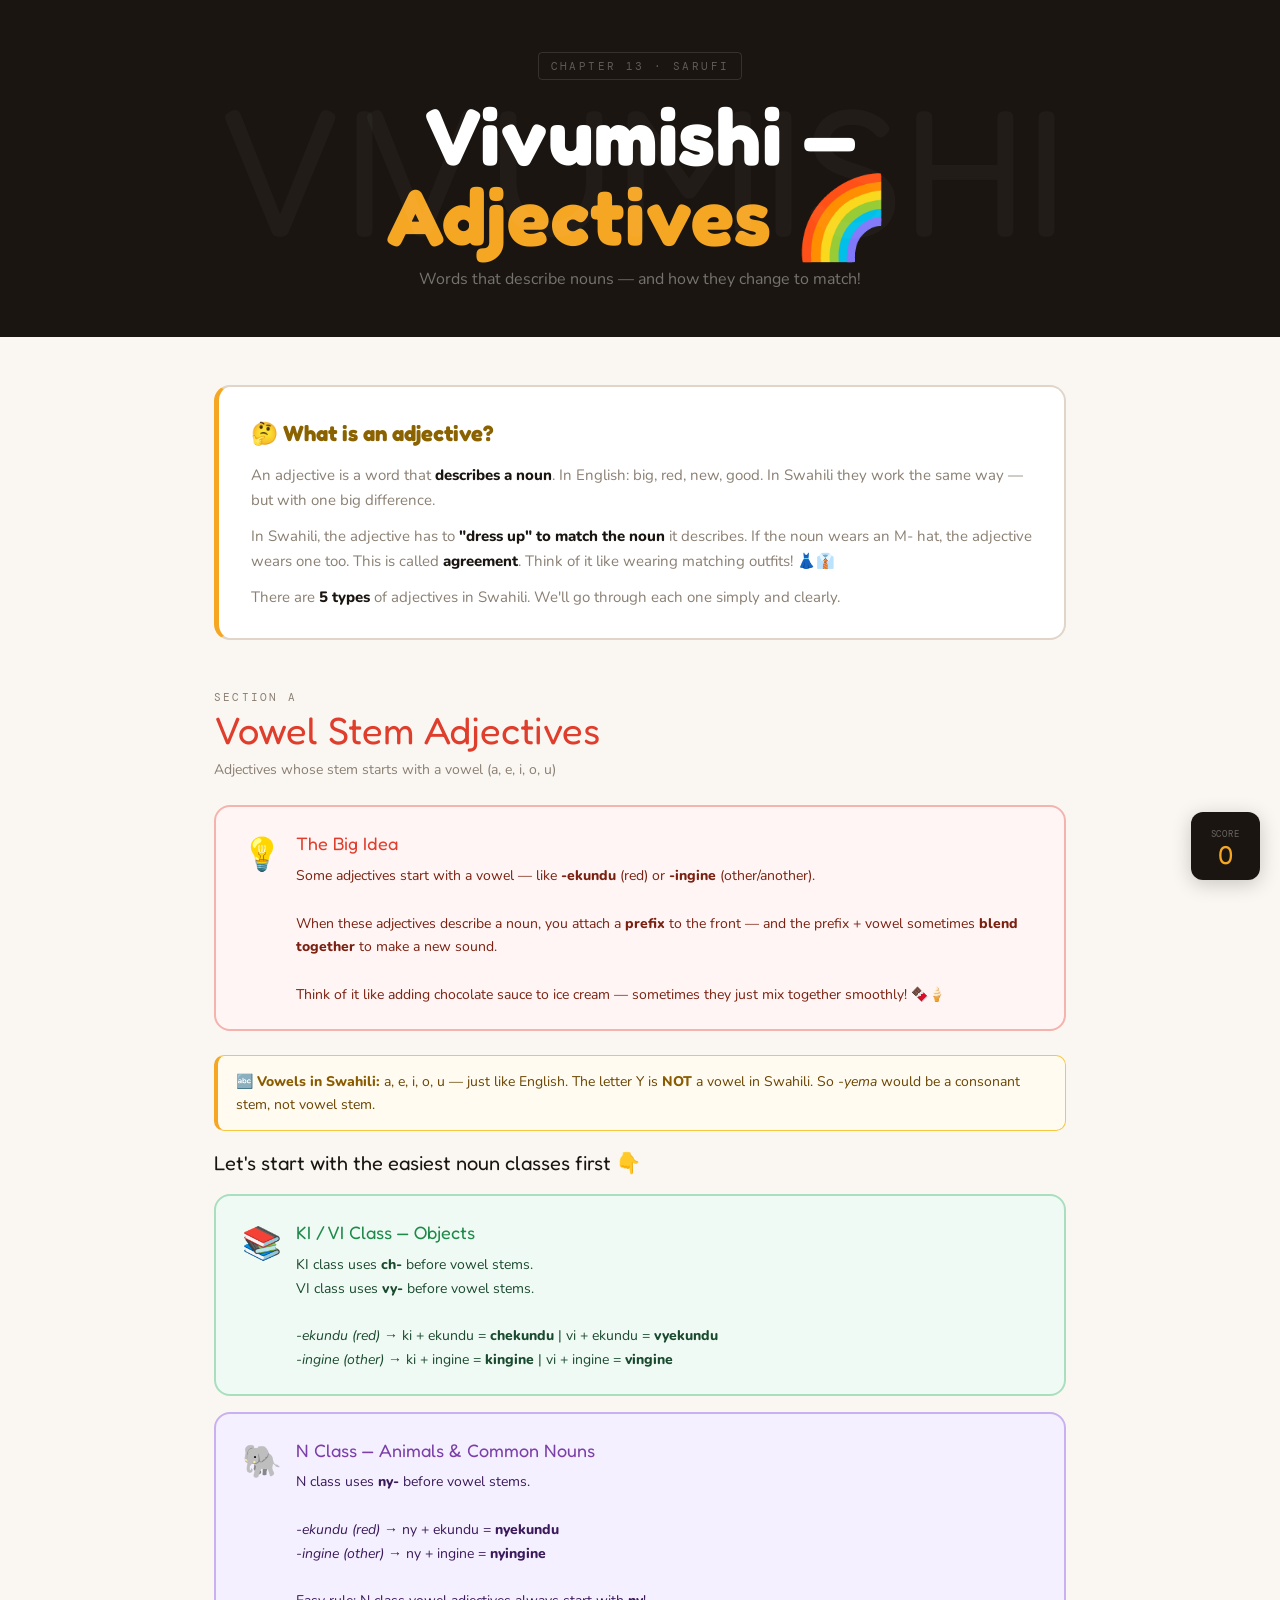
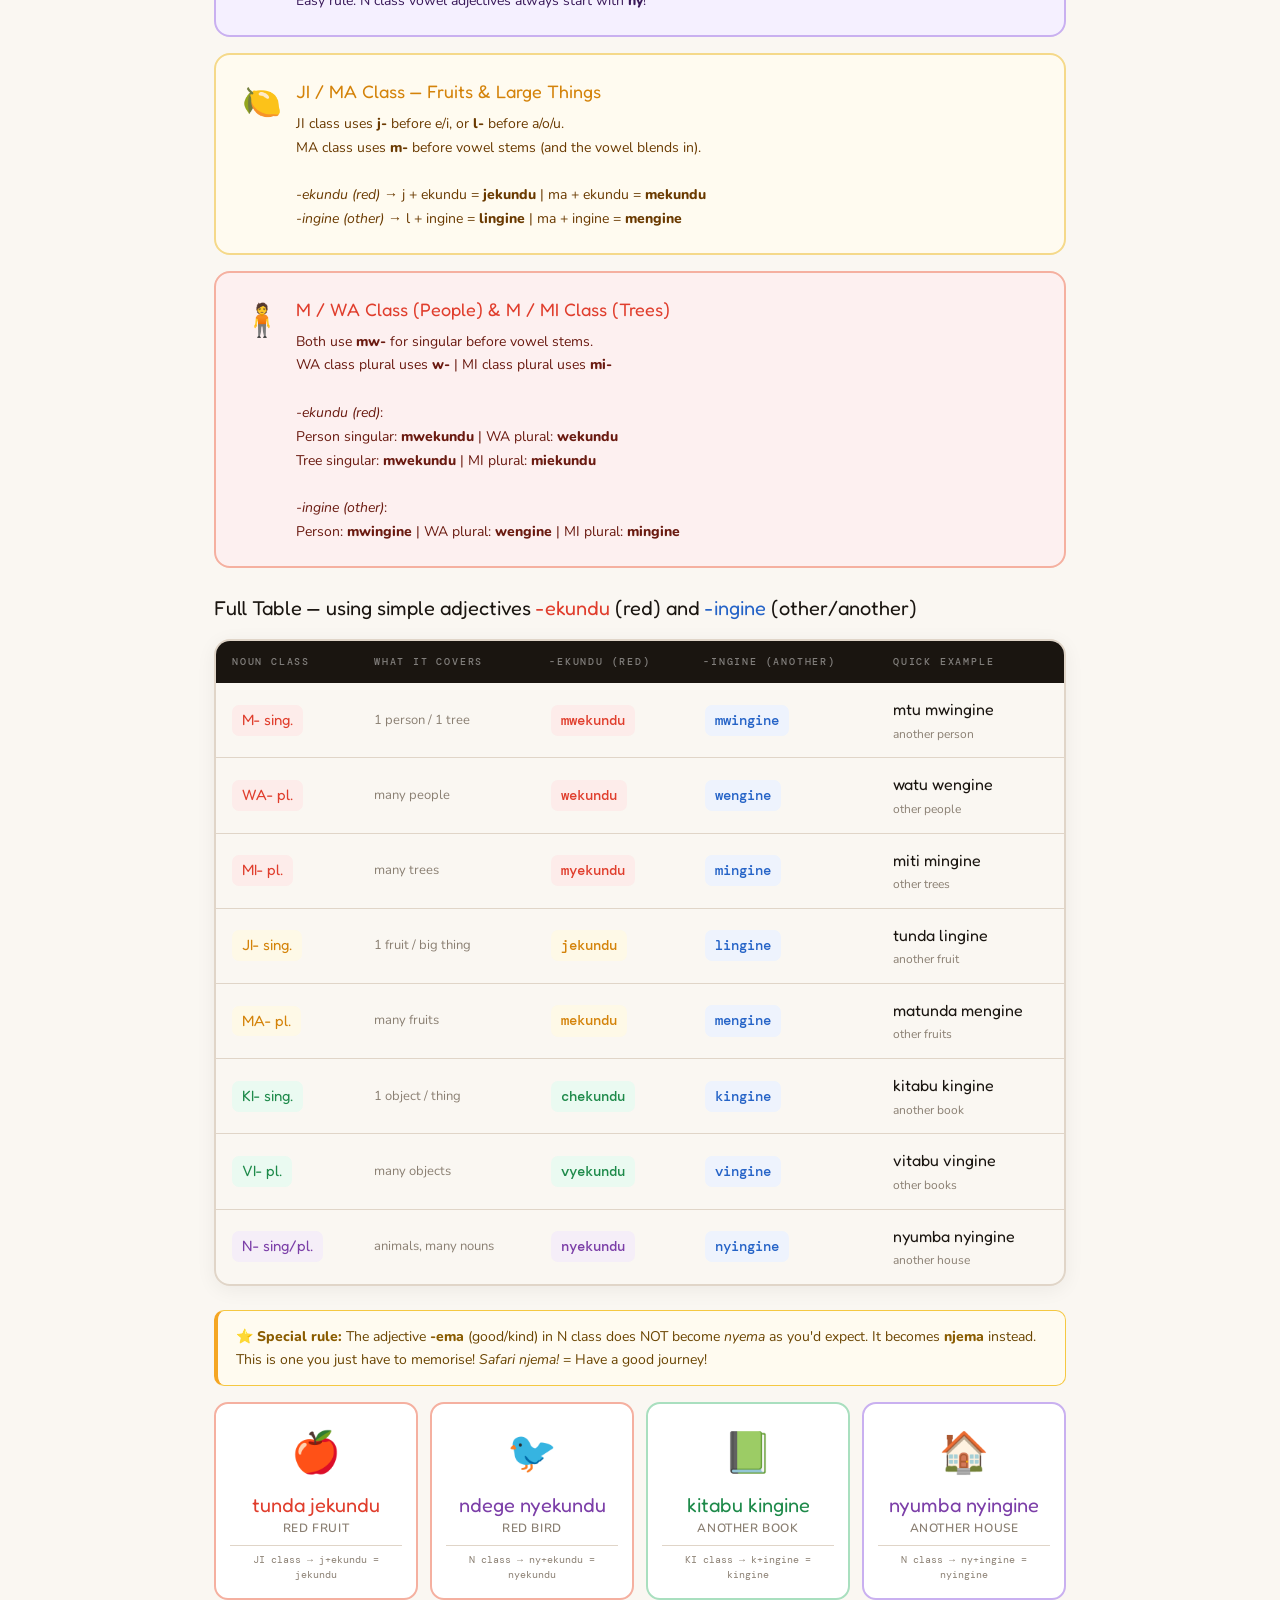
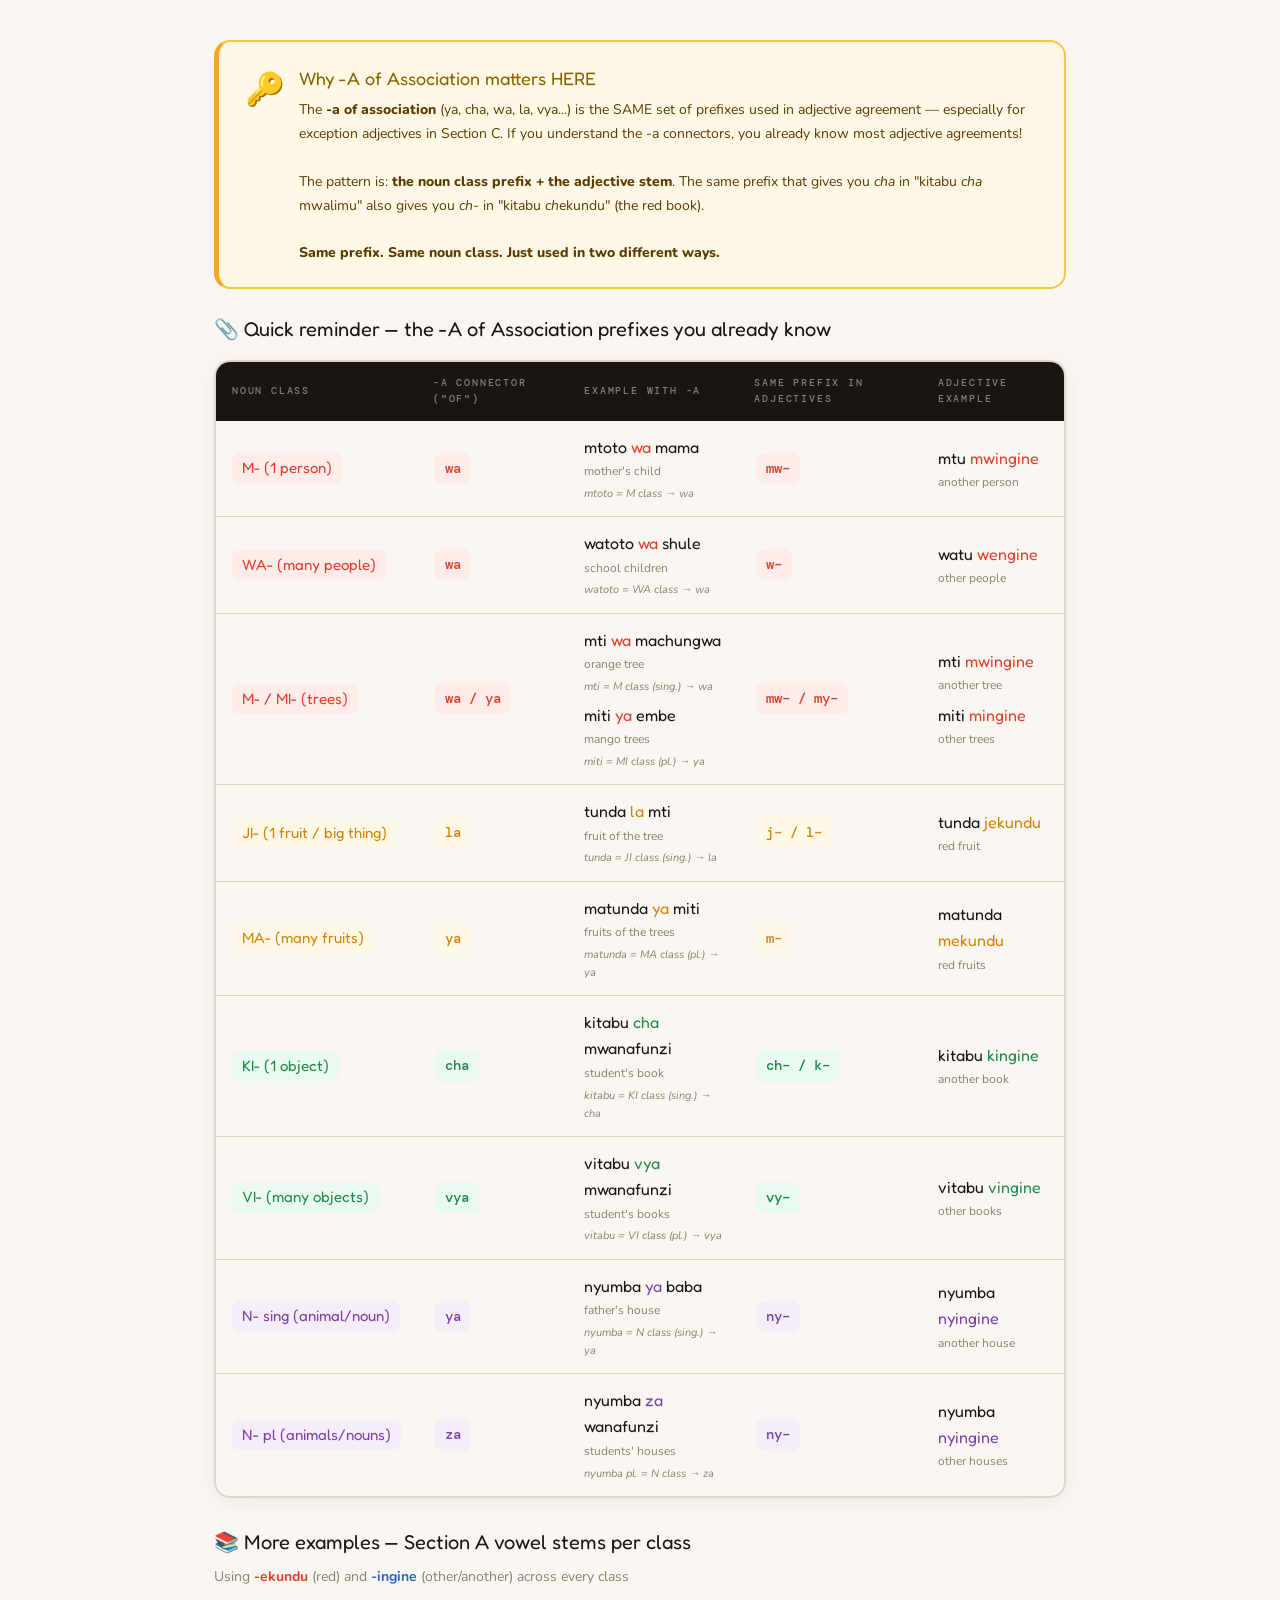
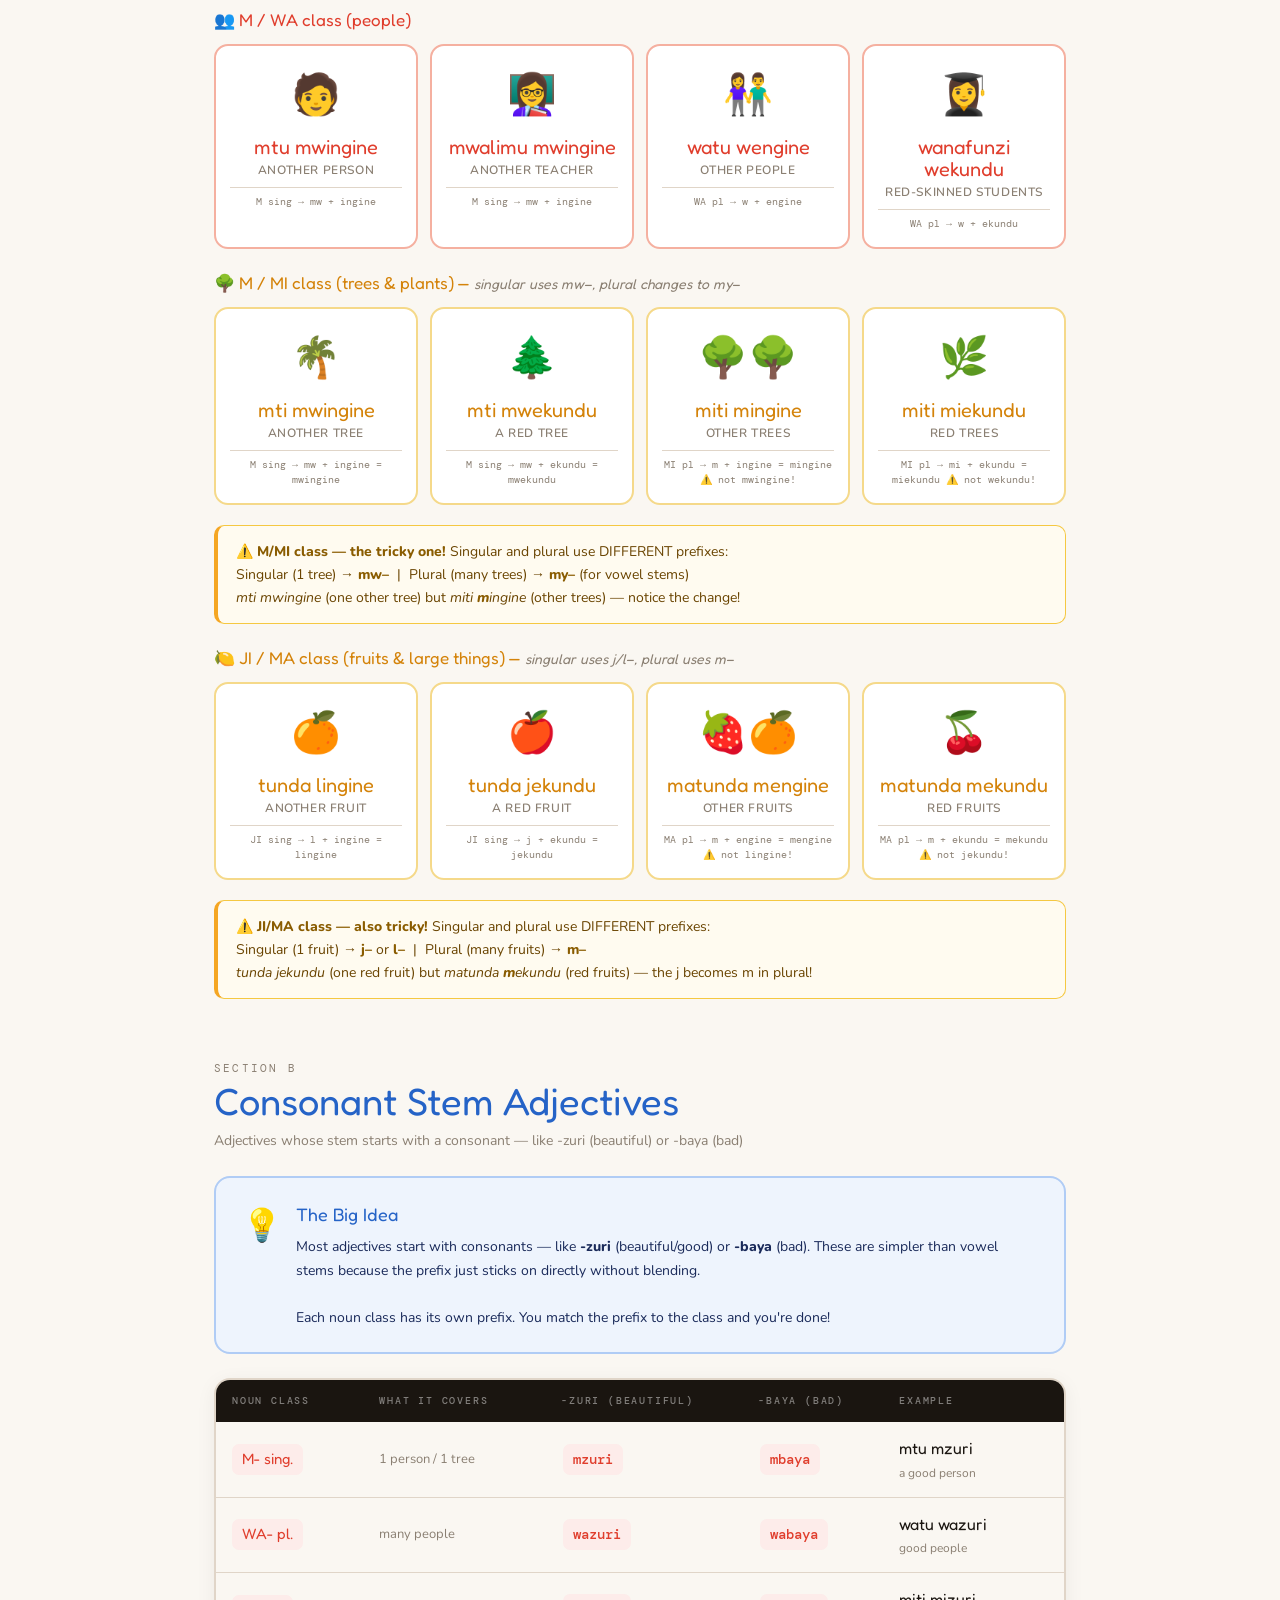
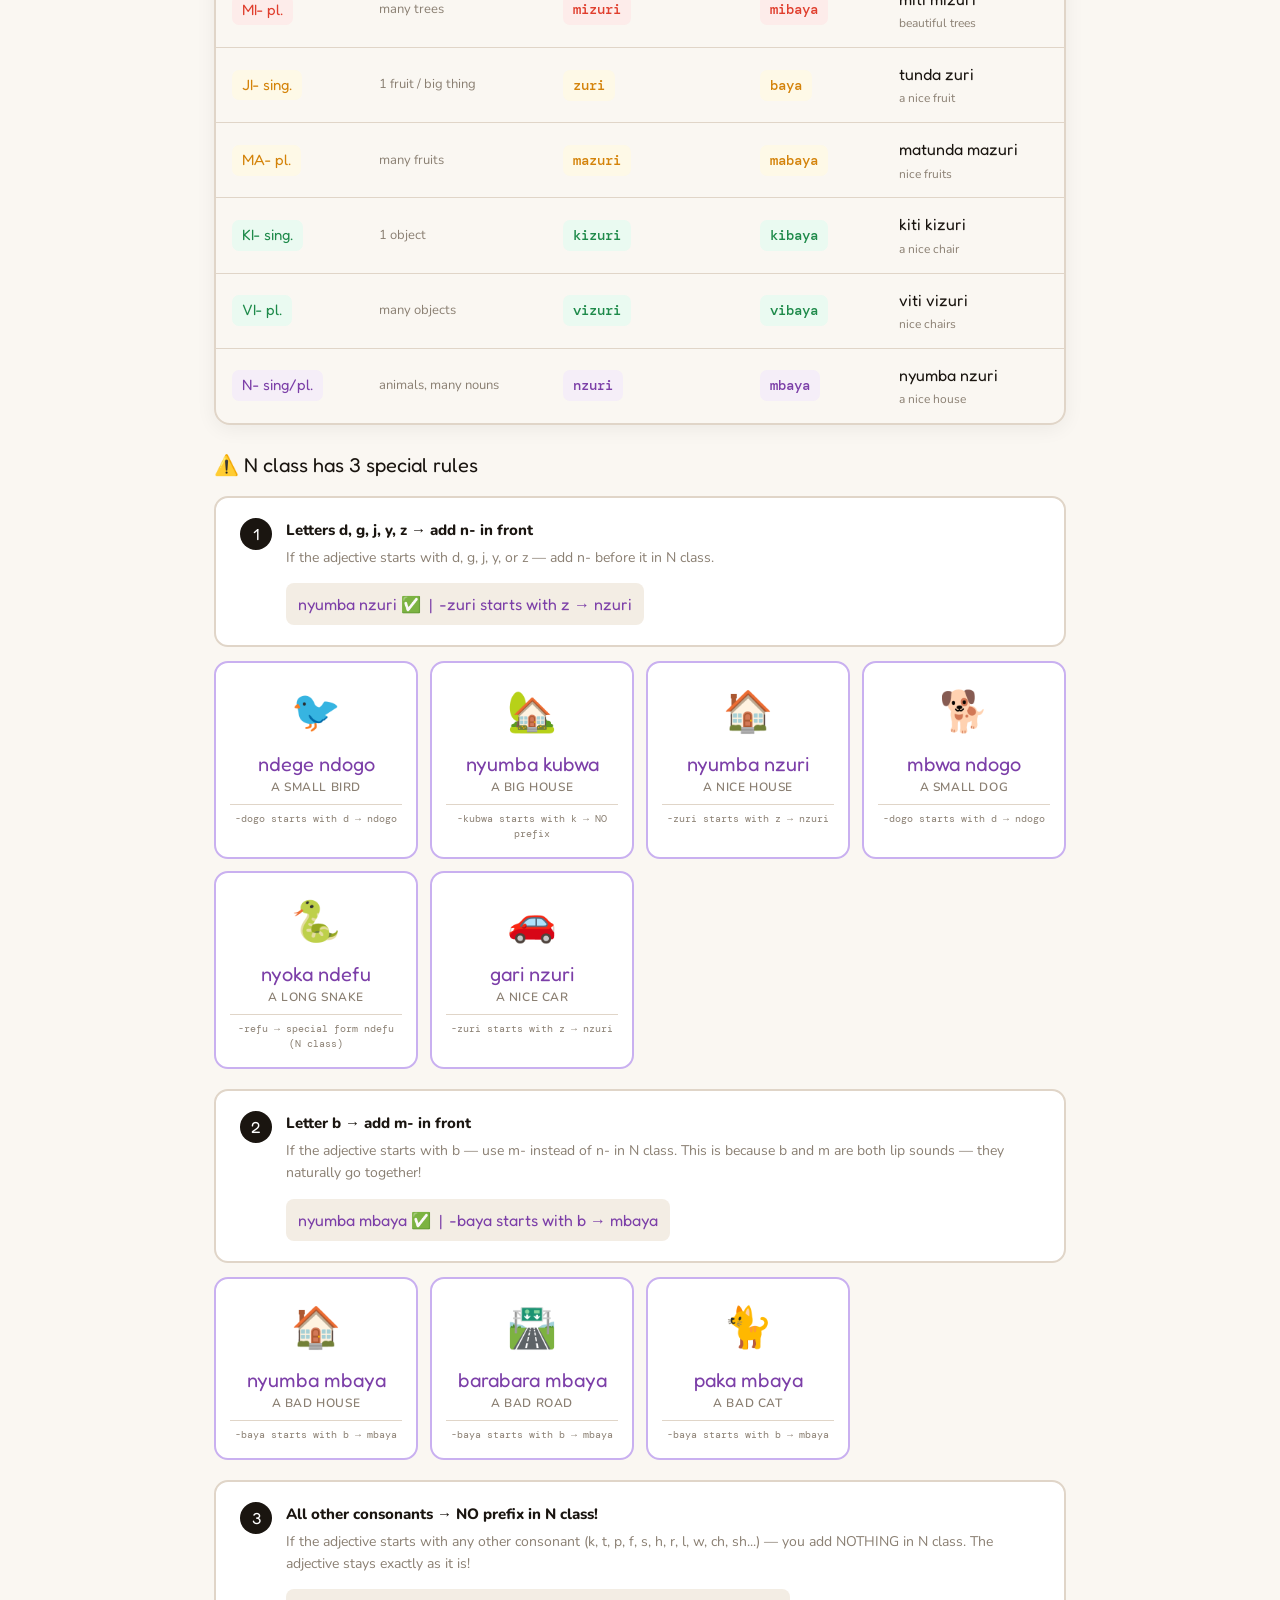
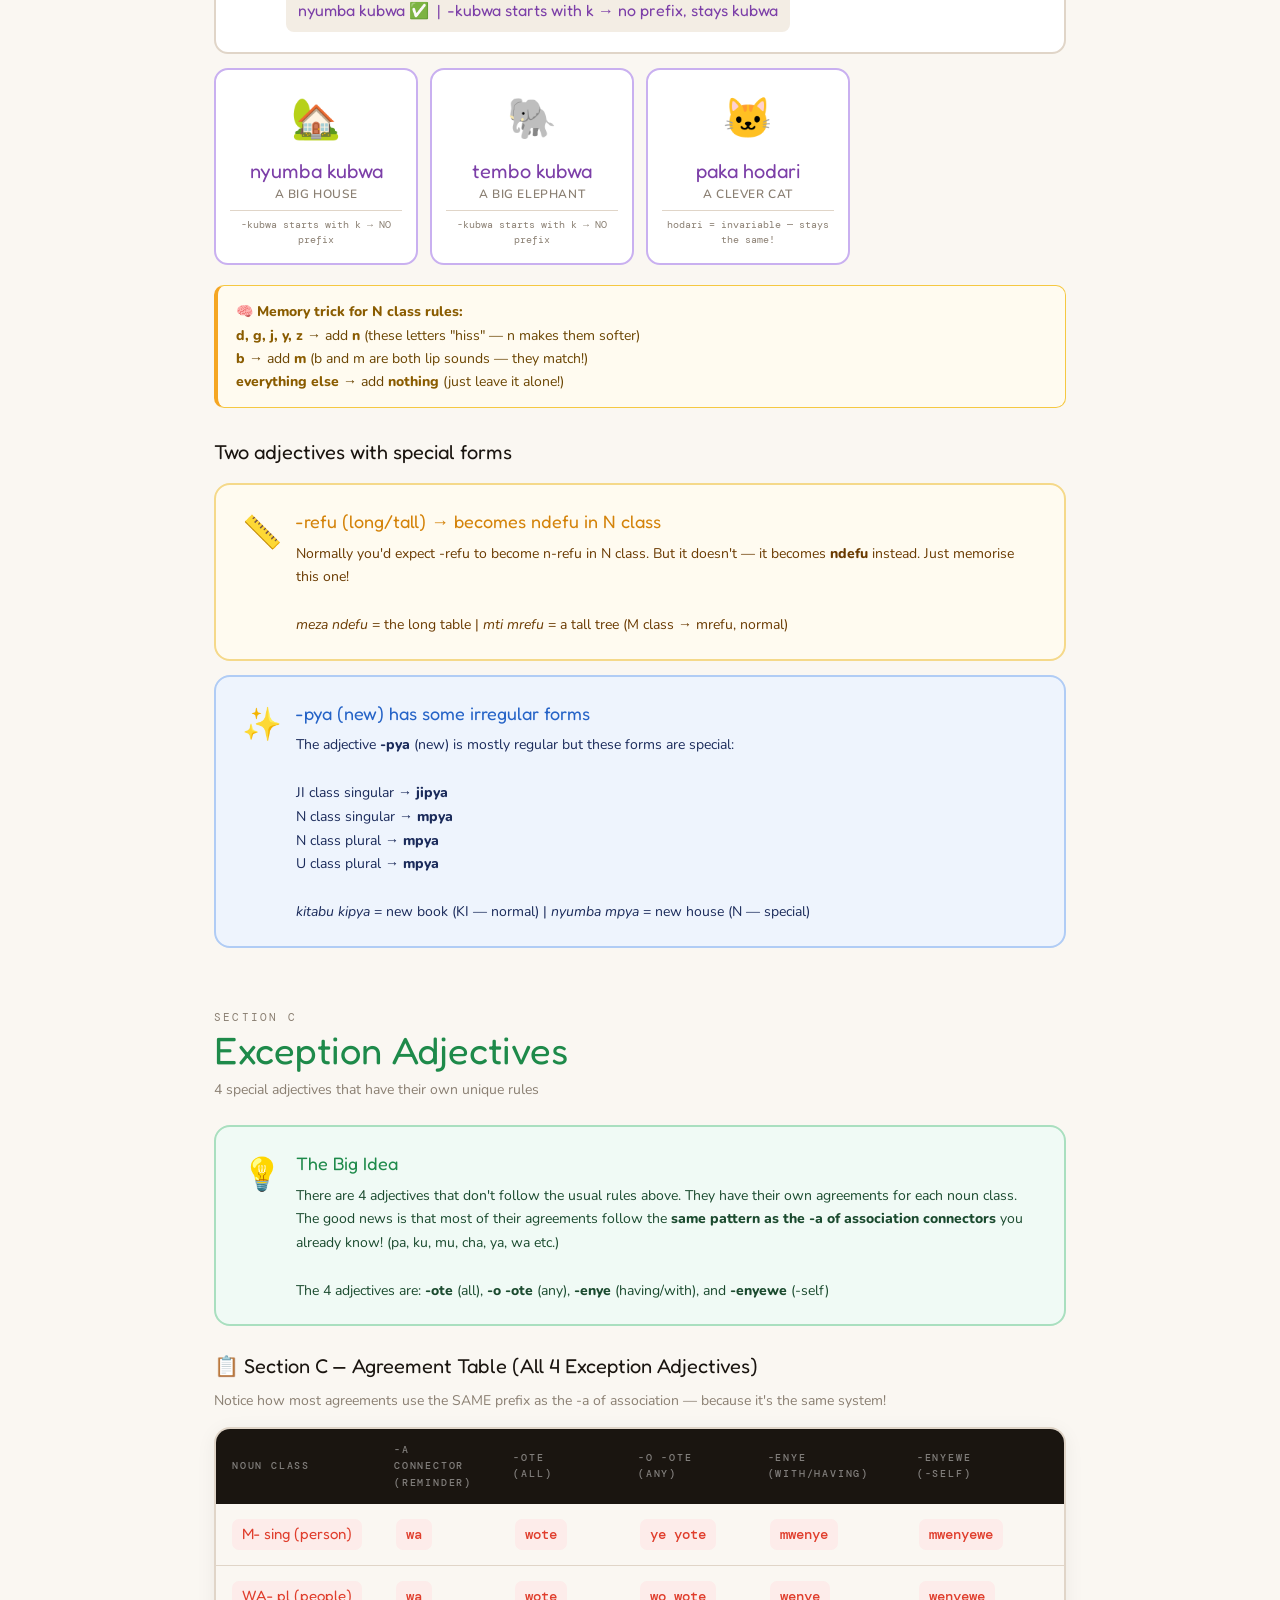
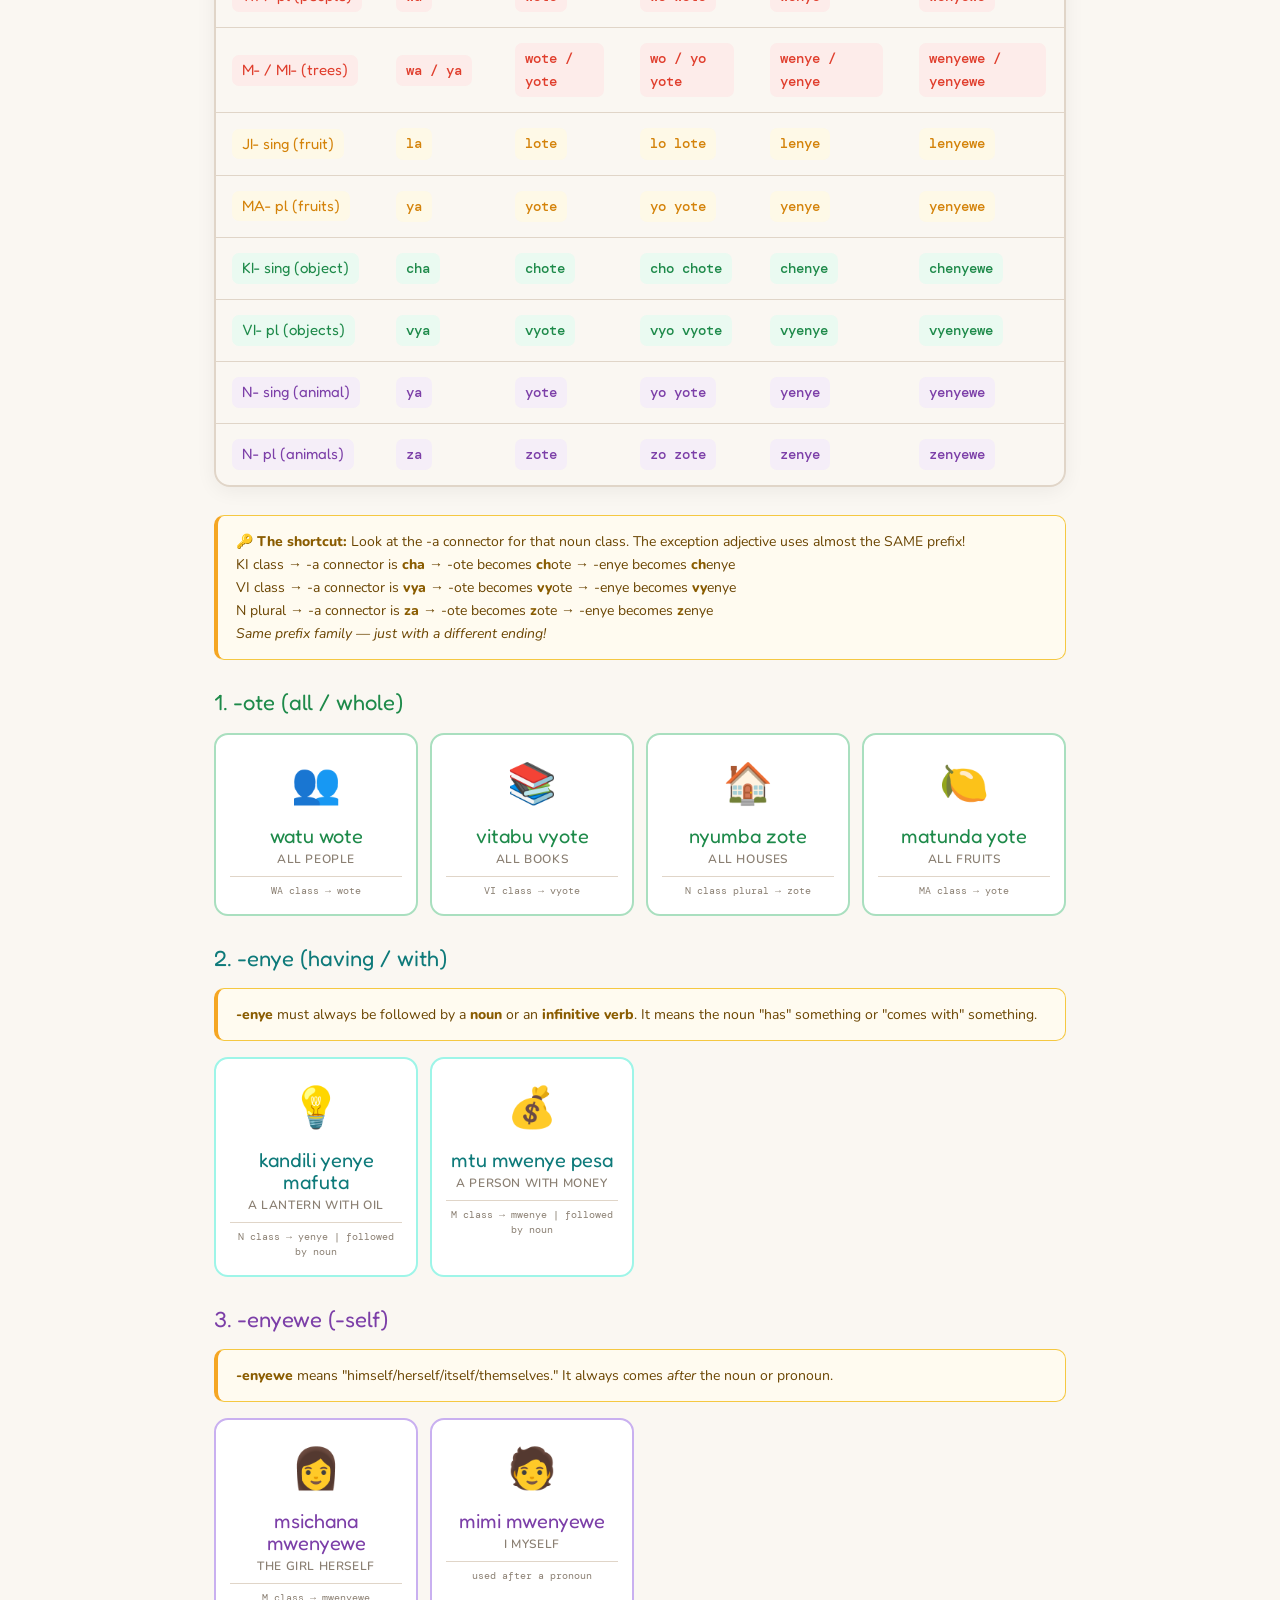
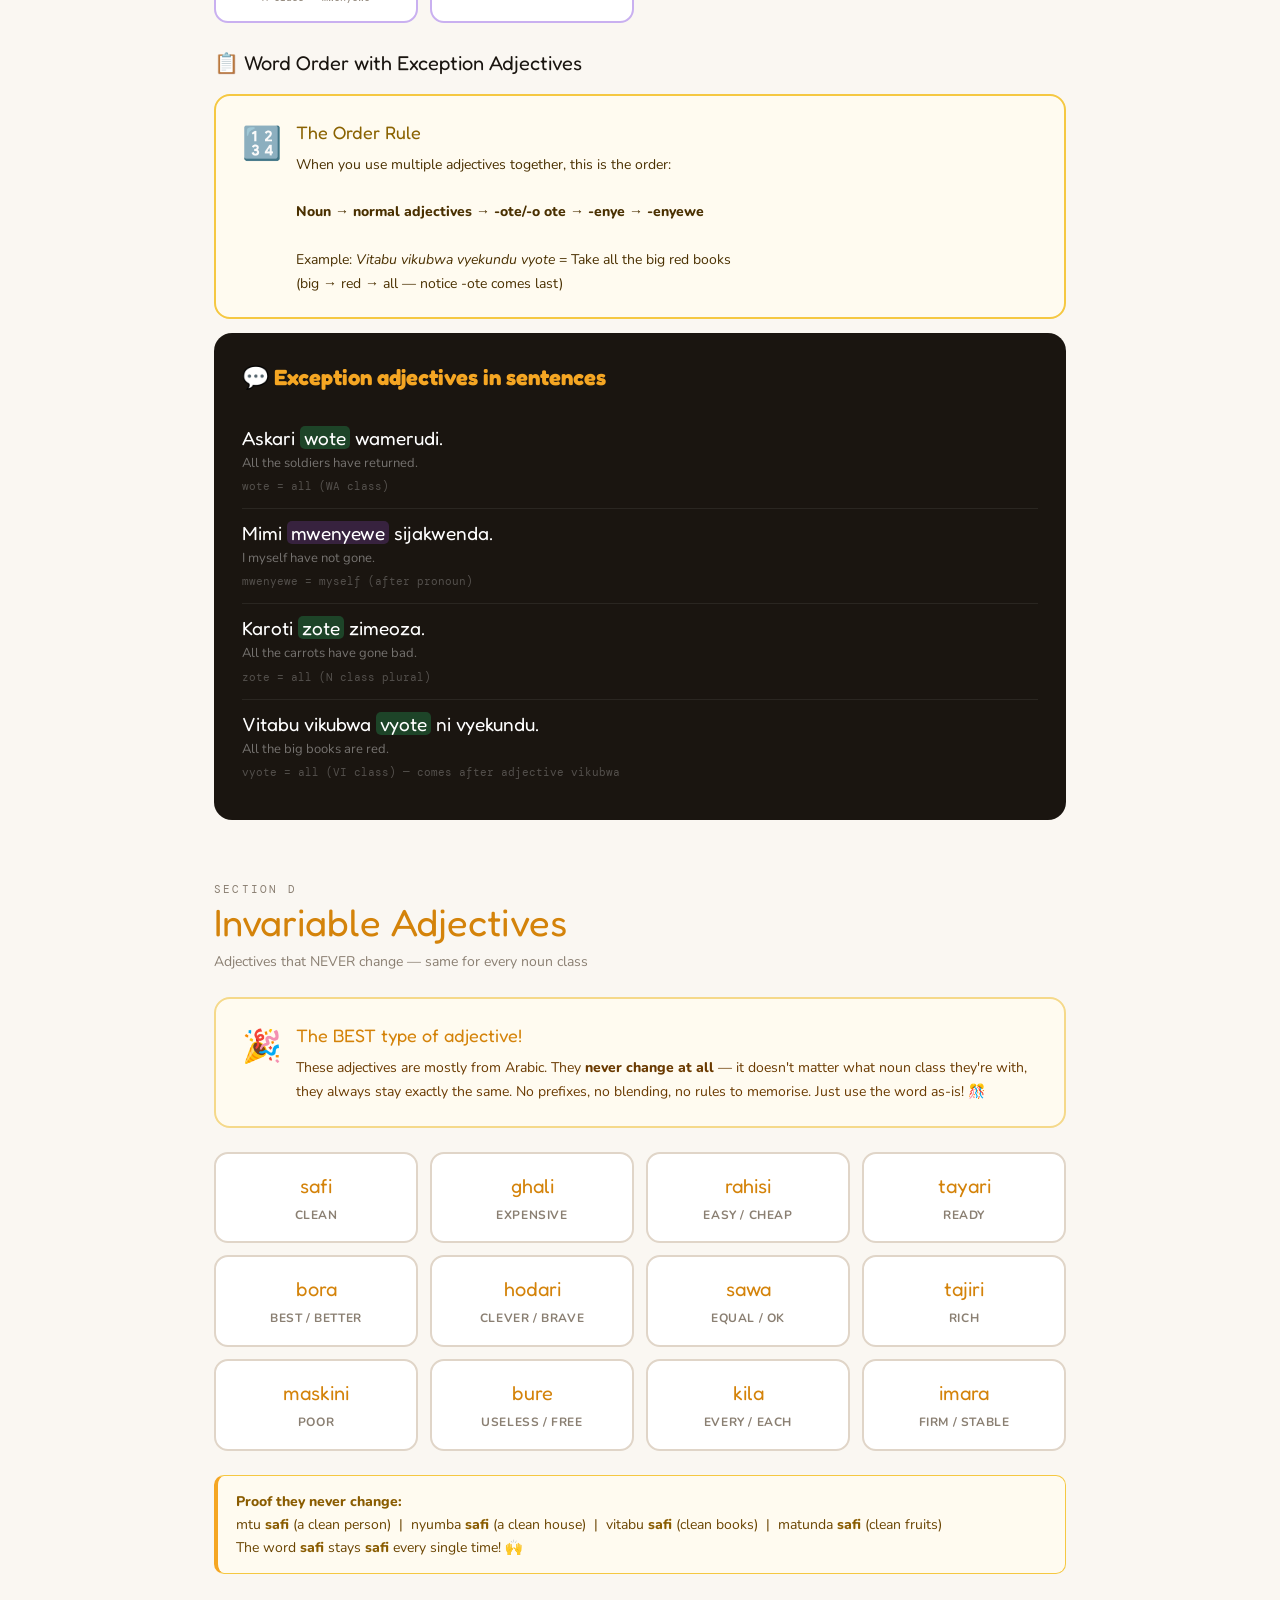
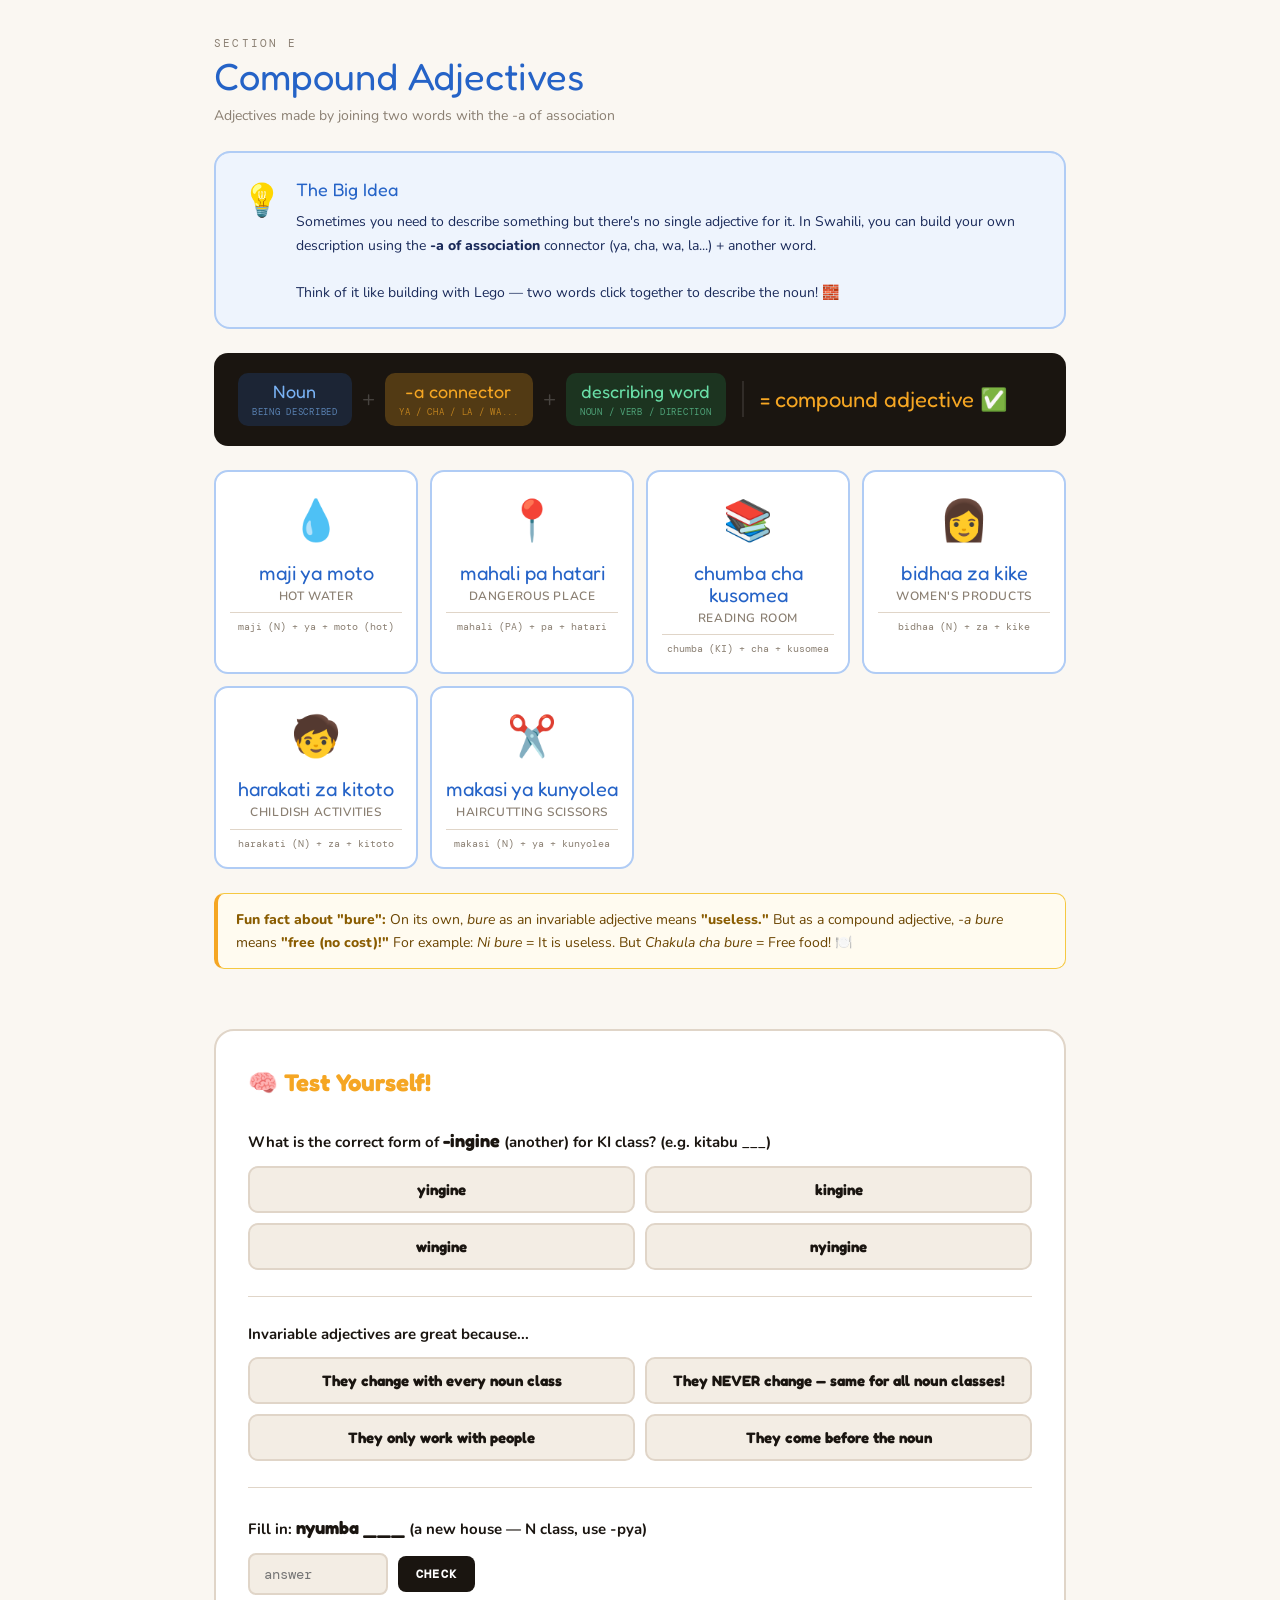
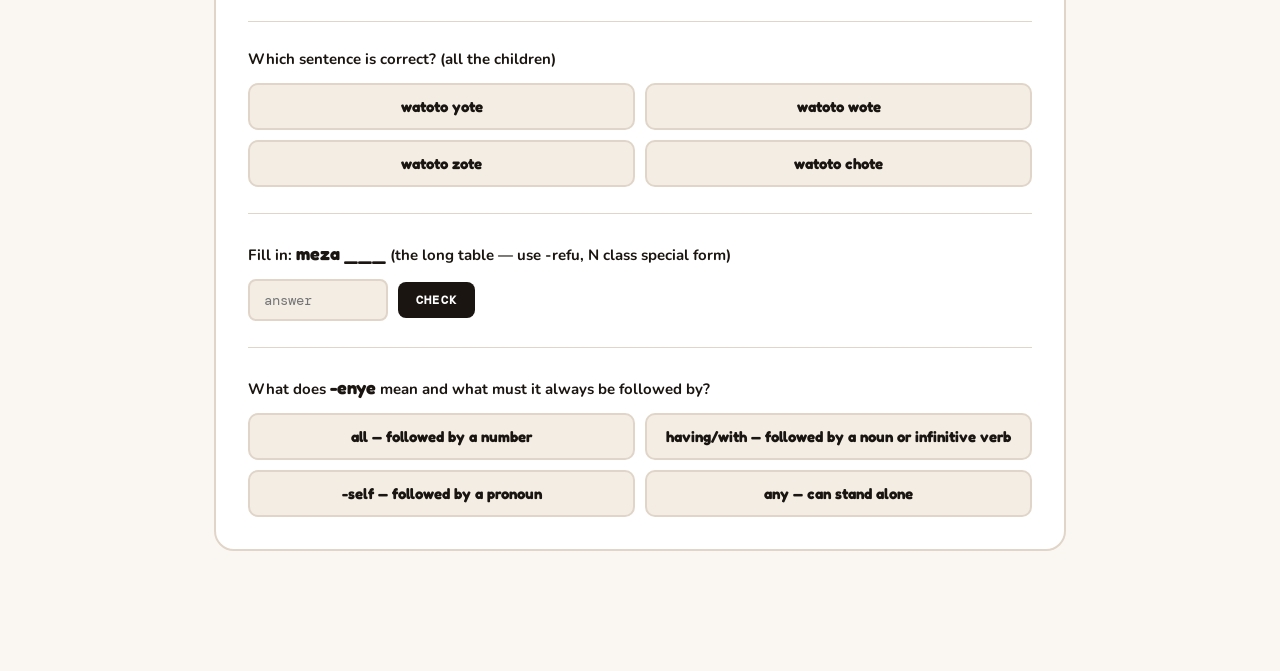
<file: lessons/swahili_adjectives.html>
<!DOCTYPE html>
<html lang="en">
<head>
<meta charset="UTF-8">
<meta name="viewport" content="width=device-width, initial-scale=1.0">
<title>Vivumishi – Swahili Adjectives</title>
<link href="https://fonts.googleapis.com/css2?family=Nunito:wght@400;600;700;800;900&family=Fredoka+One&family=DM+Mono:wght@400;500&display=swap" rel="stylesheet">
<style>
  :root {
    --bg:      #faf7f2;
    --surface: #ffffff;
    --card:    #f3ede4;
    --border:  #e0d5c8;
    --ink:     #1a1510;
    --muted:   #8a7f72;

    --red:    #e03e2d;
    --blue:   #2563c7;
    --green:  #1e8a4a;
    --purple: #7c3fa8;
    --orange: #d4830a;
    --pink:   #c72870;
    --teal:   #0e7a7a;

    --gold:   #f5a623;
    --ok:     #27ae60;
    --no:     #e74c3c;
  }

  *, *::before, *::after { box-sizing: border-box; margin: 0; padding: 0; }
  body {
    background: var(--bg);
    color: var(--ink);
    font-family: 'Nunito', sans-serif;
    font-weight: 400;
    line-height: 1.65;
  }

  /* ── HEADER ── */
  header {
    background: var(--ink);
    padding: 52px 24px 44px;
    text-align: center;
    position: relative;
    overflow: hidden;
  }
  header::before {
    content: 'VIVUMISHI';
    position: absolute; top: 50%; left: 50%;
    transform: translate(-50%,-50%);
    font-family: 'Fredoka One', cursive;
    font-size: clamp(60px,16vw,180px);
    color: rgba(255,255,255,0.03);
    white-space: nowrap; pointer-events: none;
  }
  .h-tag {
    display: inline-block;
    font-family: 'DM Mono', monospace;
    font-size: 11px; letter-spacing: 0.22em;
    text-transform: uppercase;
    color: rgba(255,255,255,0.3);
    border: 1px solid rgba(255,255,255,0.12);
    border-radius: 4px; padding: 4px 12px;
    margin-bottom: 16px;
  }
  header h1 {
    font-family: 'Fredoka One', cursive;
    font-size: clamp(40px,9vw,80px);
    color: #fff; line-height: 1;
    margin-bottom: 10px; letter-spacing: 0.01em;
  }
  header h1 span { color: var(--gold); }
  header p { font-size: 16px; color: rgba(255,255,255,0.4); max-width: 500px; margin: 0 auto; }

  /* ── MAIN ── */
  main { max-width: 900px; margin: 0 auto; padding: 48px 24px 100px; }

  /* ── INTRO BOX ── */
  .intro-box {
    background: var(--surface);
    border: 2px solid var(--border);
    border-left: 5px solid var(--gold);
    border-radius: 16px;
    padding: 28px 32px; margin-bottom: 48px;
  }
  .intro-box h2 {
    font-family: 'Fredoka One', cursive;
    font-size: 22px; color: #8a6200; margin-bottom: 12px;
  }
  .intro-box p { font-size: 15px; color: var(--muted); margin-bottom: 10px; line-height: 1.7; }
  .intro-box p:last-child { margin-bottom: 0; }
  .intro-box strong { color: var(--ink); font-weight: 800; }

  /* ── SECTION HEADING ── */
  .sec-wrap { margin-bottom: 60px; }
  .sec-num {
    font-family: 'DM Mono', monospace;
    font-size: 11px; letter-spacing: 0.2em;
    text-transform: uppercase; color: var(--muted);
    margin-bottom: 4px; display: block;
  }
  .sec-title {
    font-family: 'Fredoka One', cursive;
    font-size: clamp(24px,5vw,38px);
    margin-bottom: 6px; line-height: 1.1;
  }
  .sec-sub { font-size: 14px; color: var(--muted); margin-bottom: 24px; }

  /* ── THE BIG IDEA BOX ── */
  .big-idea {
    border-radius: 16px;
    padding: 22px 26px;
    margin-bottom: 24px;
    display: flex; gap: 14px; align-items: flex-start;
    border: 2px solid;
  }
  .bi-icon { font-size: 32px; flex-shrink: 0; }
  .bi-title { font-family: 'Fredoka One', cursive; font-size: 18px; margin-bottom: 5px; }
  .bi-body { font-size: 14px; line-height: 1.7; }
  .bi-body strong { font-weight: 800; }

  /* ── WORD EQUATION ── */
  .equation {
    background: var(--ink);
    border-radius: 14px;
    padding: 20px 24px;
    margin-bottom: 24px;
    display: flex;
    flex-wrap: wrap;
    align-items: center;
    gap: 10px;
  }
  .eq-part {
    font-family: 'Fredoka One', cursive;
    font-size: 18px;
    padding: 8px 14px;
    border-radius: 10px;
    text-align: center;
    line-height: 1.2;
  }
  .eq-note {
    display: block;
    font-family: 'DM Mono', monospace;
    font-size: 9px;
    font-weight: 400;
    margin-top: 4px;
    opacity: 0.65;
    letter-spacing: 0.08em;
    text-transform: uppercase;
  }
  .eq-plus { color: rgba(255,255,255,0.2); font-size: 22px; }
  .eq-result {
    font-family: 'Fredoka One', cursive;
    font-size: 22px; color: var(--gold);
    padding-left: 16px;
    border-left: 2px solid rgba(255,255,255,0.1);
    margin-left: 6px;
  }

  /* ── EXAMPLE CARDS ── */
  .example-grid {
    display: grid;
    grid-template-columns: repeat(auto-fill, minmax(200px, 1fr));
    gap: 12px; margin-bottom: 24px;
  }
  .ex-card {
    background: var(--surface);
    border: 2px solid var(--border);
    border-radius: 14px;
    padding: 16px 14px;
    text-align: center;
    transition: transform 0.2s, border-color 0.2s;
  }
  .ex-card:hover { transform: translateY(-3px); }
  .ex-emoji { font-size: 40px; display: block; margin-bottom: 8px; }
  .ex-sw {
    font-family: 'Fredoka One', cursive;
    font-size: 20px; margin-bottom: 3px; line-height: 1.1;
  }
  .ex-en { font-size: 12px; color: var(--muted); font-weight: 600; text-transform: uppercase; letter-spacing: 0.05em; }
  .ex-breakdown {
    font-family: 'DM Mono', monospace;
    font-size: 10px; color: var(--muted);
    margin-top: 6px; line-height: 1.5;
    border-top: 1px solid var(--border); padding-top: 6px;
  }

  /* ── CLASS TABLE ── */
  .class-table-wrap {
    overflow-x: auto; margin-bottom: 24px;
    border-radius: 16px; border: 2px solid var(--border);
    box-shadow: 0 4px 20px rgba(0,0,0,0.06);
  }
  .class-table {
    width: 100%; border-collapse: collapse;
    font-size: 14px; min-width: 560px;
  }
  .class-table thead tr { background: var(--ink); }
  .class-table th {
    padding: 13px 16px; text-align: left;
    font-family: 'DM Mono', monospace;
    font-size: 10px; letter-spacing: 0.18em;
    text-transform: uppercase;
    color: rgba(255,255,255,0.45); font-weight: 500;
  }
  .class-table td {
    padding: 13px 16px;
    border-bottom: 1px solid var(--border);
    vertical-align: middle;
  }
  .class-table tr:last-child td { border-bottom: none; }
  .class-table tr:hover td { background: rgba(0,0,0,0.015); }
  .cls-badge {
    font-family: 'Fredoka One', cursive;
    font-size: 15px; font-weight: 400;
    display: inline-block;
    padding: 3px 10px; border-radius: 7px;
    white-space: nowrap;
  }
  .prefix-pill {
    font-family: 'DM Mono', monospace;
    font-size: 14px; font-weight: 500;
    display: inline-block;
    padding: 4px 10px; border-radius: 7px;
    margin: 2px;
  }
  .example-sw { font-family: 'Fredoka One', cursive; font-size: 16px; }
  .example-en { font-size: 12px; color: var(--muted); display: block; margin-top: 2px; }

  /* ── TIP BOX ── */
  .tip-box {
    background: #fffbf0;
    border: 1px solid #f5c842;
    border-left: 4px solid var(--gold);
    border-radius: 10px;
    padding: 14px 18px;
    margin-bottom: 16px;
    font-size: 14px; color: #6a4400; line-height: 1.65;
  }
  .tip-box strong { color: #8a5c00; font-weight: 800; }

  /* ── RULE CARD ── */
  .rule-card {
    background: var(--surface);
    border: 2px solid var(--border);
    border-radius: 14px;
    padding: 20px 24px;
    margin-bottom: 14px;
    display: flex; gap: 14px; align-items: flex-start;
  }
  .rule-num {
    width: 32px; height: 32px; border-radius: 50%;
    background: var(--ink); color: #fff;
    font-family: 'Fredoka One', cursive;
    font-size: 16px; display: flex;
    align-items: center; justify-content: center;
    flex-shrink: 0;
  }
  .rule-body { flex: 1; }
  .rule-body strong { font-weight: 800; font-size: 15px; display: block; margin-bottom: 4px; }
  .rule-body p { font-size: 14px; color: var(--muted); line-height: 1.6; margin-bottom: 8px; }
  .rule-body p:last-child { margin-bottom: 0; }
  .rule-example {
    background: var(--card);
    border-radius: 8px; padding: 8px 12px;
    font-family: 'Fredoka One', cursive;
    font-size: 16px; margin-top: 6px; display: inline-block;
  }

  /* ── WORD CARDS ── */
  .word-grid {
    display: grid;
    grid-template-columns: repeat(auto-fill, minmax(170px, 1fr));
    gap: 12px; margin-bottom: 24px;
  }
  .word-card {
    background: var(--surface);
    border: 2px solid var(--border);
    border-radius: 14px; padding: 16px 14px;
    text-align: center; transition: transform 0.2s;
  }
  .word-card:hover { transform: translateY(-2px); }
  .wc-sw {
    font-family: 'Fredoka One', cursive;
    font-size: 20px; margin-bottom: 3px;
  }
  .wc-en { font-size: 12px; color: var(--muted); font-weight: 700; text-transform: uppercase; letter-spacing: 0.05em; }

  /* ── SENTENCE EXAMPLES ── */
  .sent-section {
    background: var(--ink); color: #fff;
    border-radius: 18px; padding: 26px 28px;
    margin-bottom: 28px;
  }
  .sent-section h3 {
    font-family: 'Fredoka One', cursive;
    font-size: 22px; color: var(--gold);
    margin-bottom: 18px; display: flex;
    align-items: center; gap: 10px;
  }
  .sent-item {
    padding: 13px 0;
    border-bottom: 1px solid rgba(255,255,255,0.07);
  }
  .sent-item:last-child { border-bottom: none; }
  .sent-sw {
    font-family: 'Fredoka One', cursive;
    font-size: 19px; line-height: 1.2; margin-bottom: 3px;
  }
  .sent-sw .hl { border-radius: 5px; padding: 0 4px; }
  .sent-en { font-size: 13px; color: rgba(255,255,255,0.4); }
  .sent-note { font-size: 11px; color: rgba(255,255,255,0.25); font-family: 'DM Mono', monospace; margin-top: 3px; }

  /* ── WRONG/RIGHT BOX ── */
  .wr-grid {
    display: grid;
    grid-template-columns: 1fr 1fr;
    gap: 12px; margin-bottom: 24px;
  }
  .wr-card {
    border-radius: 14px; padding: 16px 18px;
    border: 2px solid;
  }
  .wr-wrong {
    font-family: 'DM Mono', monospace;
    font-size: 13px; color: var(--no);
    text-decoration: line-through;
    display: block; margin-bottom: 8px; line-height: 1.4;
  }
  .wr-right {
    font-family: 'Fredoka One', cursive;
    font-size: 18px; color: var(--ok);
    display: block; margin-bottom: 4px;
  }
  .wr-why { font-size: 12px; color: var(--muted); line-height: 1.5; }

  /* ── QUIZ ── */
  .quiz-box {
    background: var(--surface);
    border: 2px solid var(--border);
    border-radius: 20px; padding: 32px;
    margin-bottom: 20px;
  }
  .quiz-box h2 {
    font-family: 'Fredoka One', cursive;
    font-size: 24px; color: var(--gold);
    margin-bottom: 24px;
  }
  .quiz-q { margin-bottom: 26px; padding-bottom: 26px; border-bottom: 1px solid var(--border); }
  .quiz-q:last-child { margin-bottom: 0; padding-bottom: 0; border-bottom: none; }
  .q-text { font-size: 15px; font-weight: 700; margin-bottom: 12px; line-height: 1.5; }
  .q-text .sw { font-family: 'Fredoka One', cursive; font-size: 18px; }
  .q-opts { display: grid; grid-template-columns: 1fr 1fr; gap: 10px; }
  .q-opt {
    background: var(--card);
    border: 2px solid var(--border);
    border-radius: 10px; padding: 12px 14px;
    cursor: pointer; font-size: 15px; font-weight: 700;
    color: var(--ink); font-family: 'Fredoka One', cursive;
    transition: all 0.18s; text-align: center;
  }
  .q-opt:hover { border-color: var(--gold); background: #fffbf0; }
  .q-opt.correct { border-color: var(--ok); background: #eafaf1; color: var(--ok); }
  .q-opt.wrong { border-color: var(--no); background: #fdf2f2; color: var(--no); }
  .q-opt.disabled { pointer-events: none; opacity: 0.6; }
  .q-opt.correct.disabled { opacity: 1; }
  .q-fb { margin-top: 10px; font-size: 13px; padding: 10px 14px; border-radius: 8px; display: none; font-weight: 700; line-height: 1.5; }
  .q-fb.show { display: block; }
  .q-fb.ok { background: #eafaf1; color: var(--ok); border: 1px solid #a9dfbf; }
  .q-fb.no { background: #fdf2f2; color: var(--no); border: 1px solid #f5b7b1; }
  .fill-row { display: flex; gap: 10px; flex-wrap: wrap; margin-top: 10px; align-items: center; }
  .fill-in {
    background: var(--card); border: 2px solid var(--border);
    border-radius: 8px; padding: 10px 14px;
    font-family: 'DM Mono', monospace; font-size: 14px;
    color: var(--ink); outline: none; width: 140px;
    transition: border-color 0.2s;
  }
  .fill-in:focus { border-color: var(--gold); }
  .fill-in.ok { border-color: var(--ok); color: var(--ok); }
  .fill-in.no { border-color: var(--no); color: var(--no); }
  .chk-btn {
    background: var(--ink); color: #fff; border: none;
    border-radius: 8px; padding: 10px 18px;
    font-family: 'DM Mono', monospace; font-size: 12px;
    font-weight: 600; cursor: pointer; transition: opacity 0.2s;
    text-transform: uppercase; letter-spacing: 0.1em;
  }
  .chk-btn:hover { opacity: 0.8; }

  /* score */
  .score-pill {
    position: fixed; bottom: 20px; right: 20px;
    background: var(--ink); color: #fff;
    border-radius: 12px; padding: 12px 20px;
    font-family: 'DM Mono', monospace; font-size: 11px;
    z-index: 100; box-shadow: 0 4px 20px rgba(0,0,0,0.2);
    text-align: center;
  }
  .score-pill .sv {
    color: var(--gold); font-family: 'Fredoka One', cursive;
    font-size: 26px; display: block; line-height: 1;
  }

  @media(max-width:600px){
    main { padding: 32px 16px 80px; }
    .q-opts { grid-template-columns: 1fr; }
    .wr-grid { grid-template-columns: 1fr; }
    .example-grid { grid-template-columns: 1fr 1fr; }
  }
</style>
</head>
<body>

<header>
  <div class="h-tag">Chapter 13 · Sarufi</div>
  <h1>Vivumishi —<br><span>Adjectives</span> 🌈</h1>
  <p>Words that describe nouns — and how they change to match!</p>
</header>

<main>

  <!-- INTRO -->
  <div class="intro-box">
    <h2>🤔 What is an adjective?</h2>
    <p>An adjective is a word that <strong>describes a noun</strong>. In English: big, red, new, good. In Swahili they work the same way — but with one big difference.</p>
    <p>In Swahili, the adjective has to <strong>"dress up" to match the noun</strong> it describes. If the noun wears an M- hat, the adjective wears one too. This is called <strong>agreement</strong>. Think of it like wearing matching outfits! 👗👔</p>
    <p>There are <strong>5 types</strong> of adjectives in Swahili. We'll go through each one simply and clearly.</p>
  </div>

  <!-- ═══════════════════════════════
       SECTION A — VOWEL STEM
  ═══════════════════════════════ -->
  <div class="sec-wrap" id="secA">
    <span class="sec-num">Section A</span>
    <div class="sec-title" style="color:var(--red)">Vowel Stem Adjectives</div>
    <div class="sec-sub">Adjectives whose stem starts with a vowel (a, e, i, o, u)</div>

    <div class="big-idea" style="background:#fff5f4;border-color:#f5b3ad">
      <span class="bi-icon">💡</span>
      <div>
        <div class="bi-title" style="color:var(--red)">The Big Idea</div>
        <div class="bi-body" style="color:#7a2010">
          Some adjectives start with a vowel — like <strong>-ekundu</strong> (red) or <strong>-ingine</strong> (other/another).<br><br>
          When these adjectives describe a noun, you attach a <strong>prefix</strong> to the front — and the prefix + vowel sometimes <strong>blend together</strong> to make a new sound.<br><br>
          Think of it like adding chocolate sauce to ice cream — sometimes they just mix together smoothly! 🍫🍦
        </div>
      </div>
    </div>

    <div class="tip-box">
      <strong>🔤 Vowels in Swahili:</strong> a, e, i, o, u — just like English. The letter Y is <strong>NOT</strong> a vowel in Swahili. So <em>-yema</em> would be a consonant stem, not vowel stem.
    </div>

    <!-- THE SIMPLE ONES FIRST -->
    <div style="font-family:'Fredoka One',cursive;font-size:20px;margin-bottom:14px;margin-top:8px;">Let's start with the easiest noun classes first 👇</div>

    <!-- KI-VI -->
    <div class="big-idea" style="background:#f0faf5;border-color:#a9dfbf;margin-bottom:16px;">
      <span class="bi-icon">📚</span>
      <div>
        <div class="bi-title" style="color:var(--green)">KI / VI Class — Objects</div>
        <div class="bi-body" style="color:#1a4a2e">
          KI class uses <strong>ch-</strong> before vowel stems.<br>
          VI class uses <strong>vy-</strong> before vowel stems.<br><br>
          <em>-ekundu (red)</em> → ki + ekundu = <strong>chekundu</strong> | vi + ekundu = <strong>vyekundu</strong><br>
          <em>-ingine (other)</em> → ki + ingine = <strong>kingine</strong> | vi + ingine = <strong>vingine</strong>
        </div>
      </div>
    </div>

    <!-- N CLASS -->
    <div class="big-idea" style="background:#f5f0ff;border-color:#c9b0f0;margin-bottom:16px;">
      <span class="bi-icon">🐘</span>
      <div>
        <div class="bi-title" style="color:var(--purple)">N Class — Animals & Common Nouns</div>
        <div class="bi-body" style="color:#3a1a5a">
          N class uses <strong>ny-</strong> before vowel stems.<br><br>
          <em>-ekundu (red)</em> → ny + ekundu = <strong>nyekundu</strong><br>
          <em>-ingine (other)</em> → ny + ingine = <strong>nyingine</strong><br><br>
          Easy rule: N class vowel adjectives always start with <strong>ny</strong>!
        </div>
      </div>
    </div>

    <!-- JI-MA -->
    <div class="big-idea" style="background:#fffbf0;border-color:#f5d98a;margin-bottom:16px;">
      <span class="bi-icon">🍋</span>
      <div>
        <div class="bi-title" style="color:var(--orange)">JI / MA Class — Fruits & Large Things</div>
        <div class="bi-body" style="color:#6a3a00">
          JI class uses <strong>j-</strong> before e/i, or <strong>l-</strong> before a/o/u.<br>
          MA class uses <strong>m-</strong> before vowel stems (and the vowel blends in).<br><br>
          <em>-ekundu (red)</em> → j + ekundu = <strong>jekundu</strong> | ma + ekundu = <strong>mekundu</strong><br>
          <em>-ingine (other)</em> → l + ingine = <strong>lingine</strong> | ma + ingine = <strong>mengine</strong>
        </div>
      </div>
    </div>

    <!-- M-WA & M-MI -->
    <div class="big-idea" style="background:#fdf0f0;border-color:#f5b0a0;margin-bottom:24px;">
      <span class="bi-icon">🧍</span>
      <div>
        <div class="bi-title" style="color:var(--red)">M / WA Class (People) & M / MI Class (Trees)</div>
        <div class="bi-body" style="color:#6a1a10">
          Both use <strong>mw-</strong> for singular before vowel stems.<br>
          WA class plural uses <strong>w-</strong> | MI class plural uses <strong>mi-</strong><br><br>
          <em>-ekundu (red)</em>:<br>
          Person singular: <strong>mwekundu</strong> | WA plural: <strong>wekundu</strong><br>
          Tree singular: <strong>mwekundu</strong> | MI plural: <strong>miekundu</strong><br><br>
          <em>-ingine (other)</em>:<br>
          Person: <strong>mwingine</strong> | WA plural: <strong>wengine</strong> | MI plural: <strong>mingine</strong>
        </div>
      </div>
    </div>

    <!-- THE FULL TABLE — simplified with only 2 adjectives -->
    <div style="font-family:'Fredoka One',cursive;font-size:20px;margin-bottom:14px;">
      Full Table — using simple adjectives <span style="color:var(--red)">-ekundu</span> (red) and <span style="color:var(--blue)">-ingine</span> (other/another)
    </div>

    <div class="class-table-wrap">
      <table class="class-table">
        <thead>
          <tr>
            <th>Noun Class</th>
            <th>What it covers</th>
            <th>-ekundu (red)</th>
            <th>-ingine (another)</th>
            <th>Quick example</th>
          </tr>
        </thead>
        <tbody>
          <tr>
            <td><span class="cls-badge" style="background:#fdecea;color:var(--red)">M- sing.</span></td>
            <td style="font-size:13px;color:var(--muted)">1 person / 1 tree</td>
            <td><span class="prefix-pill" style="background:#fdecea;color:var(--red)">mwekundu</span></td>
            <td><span class="prefix-pill" style="background:#eef3fd;color:var(--blue)">mwingine</span></td>
            <td><span class="example-sw">mtu mwingine</span><span class="example-en">another person</span></td>
          </tr>
          <tr>
            <td><span class="cls-badge" style="background:#fdecea;color:var(--red)">WA- pl.</span></td>
            <td style="font-size:13px;color:var(--muted)">many people</td>
            <td><span class="prefix-pill" style="background:#fdecea;color:var(--red)">wekundu</span></td>
            <td><span class="prefix-pill" style="background:#eef3fd;color:var(--blue)">wengine</span></td>
            <td><span class="example-sw">watu wengine</span><span class="example-en">other people</span></td>
          </tr>
          <tr>
            <td><span class="cls-badge" style="background:#fdecea;color:var(--red)">MI- pl.</span></td>
            <td style="font-size:13px;color:var(--muted)">many trees</td>
            <td><span class="prefix-pill" style="background:#fdecea;color:var(--red)">myekundu</span></td>
            <td><span class="prefix-pill" style="background:#eef3fd;color:var(--blue)">mingine</span></td>
            <td><span class="example-sw">miti mingine</span><span class="example-en">other trees</span></td>
          </tr>
          <tr>
            <td><span class="cls-badge" style="background:#fef9e7;color:var(--orange)">JI- sing.</span></td>
            <td style="font-size:13px;color:var(--muted)">1 fruit / big thing</td>
            <td><span class="prefix-pill" style="background:#fef9e7;color:var(--orange)">jekundu</span></td>
            <td><span class="prefix-pill" style="background:#eef3fd;color:var(--blue)">lingine</span></td>
            <td><span class="example-sw">tunda lingine</span><span class="example-en">another fruit</span></td>
          </tr>
          <tr>
            <td><span class="cls-badge" style="background:#fef9e7;color:var(--orange)">MA- pl.</span></td>
            <td style="font-size:13px;color:var(--muted)">many fruits</td>
            <td><span class="prefix-pill" style="background:#fef9e7;color:var(--orange)">mekundu</span></td>
            <td><span class="prefix-pill" style="background:#eef3fd;color:var(--blue)">mengine</span></td>
            <td><span class="example-sw">matunda mengine</span><span class="example-en">other fruits</span></td>
          </tr>
          <tr>
            <td><span class="cls-badge" style="background:#eafaf1;color:var(--green)">KI- sing.</span></td>
            <td style="font-size:13px;color:var(--muted)">1 object / thing</td>
            <td><span class="prefix-pill" style="background:#eafaf1;color:var(--green)">chekundu</span></td>
            <td><span class="prefix-pill" style="background:#eef3fd;color:var(--blue)">kingine</span></td>
            <td><span class="example-sw">kitabu kingine</span><span class="example-en">another book</span></td>
          </tr>
          <tr>
            <td><span class="cls-badge" style="background:#eafaf1;color:var(--green)">VI- pl.</span></td>
            <td style="font-size:13px;color:var(--muted)">many objects</td>
            <td><span class="prefix-pill" style="background:#eafaf1;color:var(--green)">vyekundu</span></td>
            <td><span class="prefix-pill" style="background:#eef3fd;color:var(--blue)">vingine</span></td>
            <td><span class="example-sw">vitabu vingine</span><span class="example-en">other books</span></td>
          </tr>
          <tr>
            <td><span class="cls-badge" style="background:#f5eef8;color:var(--purple)">N- sing/pl.</span></td>
            <td style="font-size:13px;color:var(--muted)">animals, many nouns</td>
            <td><span class="prefix-pill" style="background:#f5eef8;color:var(--purple)">nyekundu</span></td>
            <td><span class="prefix-pill" style="background:#eef3fd;color:var(--blue)">nyingine</span></td>
            <td><span class="example-sw">nyumba nyingine</span><span class="example-en">another house</span></td>
          </tr>
        </tbody>
      </table>
    </div>

    <div class="tip-box">
      <strong>⭐ Special rule:</strong> The adjective <strong>-ema</strong> (good/kind) in N class does NOT become <em>nyema</em> as you'd expect. It becomes <strong>njema</strong> instead. This is one you just have to memorise! <em>Safari njema!</em> = Have a good journey!
    </div>

    <!-- SECTION A EXAMPLES -->
    <div class="example-grid">
      <div class="ex-card" style="border-color:#f5b0a0">
        <span class="ex-emoji">🍎</span>
        <div class="ex-sw" style="color:var(--red)">tunda jekundu</div>
        <div class="ex-en">red fruit</div>
        <div class="ex-breakdown">JI class → j+ekundu = jekundu</div>
      </div>
      <div class="ex-card" style="border-color:#f5b0a0">
        <span class="ex-emoji">🐦</span>
        <div class="ex-sw" style="color:var(--purple)">ndege nyekundu</div>
        <div class="ex-en">red bird</div>
        <div class="ex-breakdown">N class → ny+ekundu = nyekundu</div>
      </div>
      <div class="ex-card" style="border-color:#a9dfbf">
        <span class="ex-emoji">📗</span>
        <div class="ex-sw" style="color:var(--green)">kitabu kingine</div>
        <div class="ex-en">another book</div>
        <div class="ex-breakdown">KI class → k+ingine = kingine</div>
      </div>
      <div class="ex-card" style="border-color:#c9b0f0">
        <span class="ex-emoji">🏠</span>
        <div class="ex-sw" style="color:var(--purple)">nyumba nyingine</div>
        <div class="ex-en">another house</div>
        <div class="ex-breakdown">N class → ny+ingine = nyingine</div>
      </div>
    </div>
  </div>

  <!-- ── SECTION A: A OF ASSOCIATION CONNECTION ── -->
  <div class="sec-wrap" id="secA-assoc" style="margin-top:-20px">
    <div class="big-idea" style="background:#fff8e6;border-color:#f5c842;border-left:5px solid var(--gold)">
      <span class="bi-icon">🔑</span>
      <div>
        <div class="bi-title" style="color:#8a6200">Why -A of Association matters HERE</div>
        <div class="bi-body" style="color:#5a3a00">
          The <strong>-a of association</strong> (ya, cha, wa, la, vya...) is the SAME set of prefixes used in adjective agreement — especially for exception adjectives in Section C. If you understand the -a connectors, you already know most adjective agreements!<br><br>
          The pattern is: <strong>the noun class prefix + the adjective stem</strong>. The same prefix that gives you <em>cha</em> in "kitabu <em>cha</em> mwalimu" also gives you <em>ch-</em> in "kitabu <em>ch</em>ekundu" (the red book).<br><br>
          <strong>Same prefix. Same noun class. Just used in two different ways.</strong>
        </div>
      </div>
    </div>

    <!-- A OF ASSOCIATION REMINDER TABLE -->
    <div style="font-family:'Fredoka One',cursive;font-size:20px;margin-bottom:14px;margin-top:8px;">
      📎 Quick reminder — the -A of Association prefixes you already know
    </div>
    <div class="class-table-wrap" style="margin-bottom:28px;">
      <table class="class-table">
        <thead>
          <tr>
            <th>Noun Class</th>
            <th>-A connector ("of")</th>
            <th>Example with -a</th>
            <th>Same prefix in adjectives</th>
            <th>Adjective example</th>
          </tr>
        </thead>
        <tbody>
          <tr>
            <td><span class="cls-badge" style="background:#fdecea;color:var(--red)">M- (1 person)</span></td>
            <td><span class="prefix-pill" style="background:#fdecea;color:var(--red)">wa</span></td>
            <td>
              <span class="example-sw">mtoto <span style="color:var(--red)">wa</span> mama</span>
              <span class="example-en">mother's child</span>
              <span style="font-size:11px;color:var(--muted);display:block;margin-top:3px;font-style:italic">mtoto = M class → wa</span>
            </td>
            <td><span class="prefix-pill" style="background:#fdecea;color:var(--red)">mw–</span></td>
            <td><span class="example-sw">mtu <span style="color:var(--red)">mwingine</span></span><span class="example-en">another person</span></td>
          </tr>
          <tr>
            <td><span class="cls-badge" style="background:#fdecea;color:var(--red)">WA- (many people)</span></td>
            <td><span class="prefix-pill" style="background:#fdecea;color:var(--red)">wa</span></td>
            <td>
              <span class="example-sw">watoto <span style="color:var(--red)">wa</span> shule</span>
              <span class="example-en">school children</span>
              <span style="font-size:11px;color:var(--muted);display:block;margin-top:3px;font-style:italic">watoto = WA class → wa</span>
            </td>
            <td><span class="prefix-pill" style="background:#fdecea;color:var(--red)">w–</span></td>
            <td><span class="example-sw">watu <span style="color:var(--red)">wengine</span></span><span class="example-en">other people</span></td>
          </tr>
          <tr>
            <td><span class="cls-badge" style="background:#fdecea;color:var(--red)">M- / MI- (trees)</span></td>
            <td><span class="prefix-pill" style="background:#fdecea;color:var(--red)">wa / ya</span></td>
            <td>
              <span class="example-sw">mti <span style="color:var(--red)">wa</span> machungwa</span>
              <span class="example-en">orange tree</span>
              <span style="font-size:11px;color:var(--muted);display:block;margin-top:3px;font-style:italic">mti = M class (sing.) → wa</span>
              <span class="example-sw" style="margin-top:6px;display:block">miti <span style="color:var(--red)">ya</span> embe</span>
              <span class="example-en">mango trees</span>
              <span style="font-size:11px;color:var(--muted);display:block;margin-top:3px;font-style:italic">miti = MI class (pl.) → ya</span>
            </td>
            <td><span class="prefix-pill" style="background:#fdecea;color:var(--red)">mw– / my–</span></td>
            <td>
              <span class="example-sw">mti <span style="color:var(--red)">mwingine</span></span><span class="example-en">another tree</span>
              <span class="example-sw" style="display:block;margin-top:6px">miti <span style="color:var(--red)">mingine</span></span><span class="example-en">other trees</span>
            </td>
          </tr>
          <tr>
            <td><span class="cls-badge" style="background:#fef9e7;color:var(--orange)">JI- (1 fruit / big thing)</span></td>
            <td><span class="prefix-pill" style="background:#fef9e7;color:var(--orange)">la</span></td>
            <td>
              <span class="example-sw">tunda <span style="color:var(--orange)">la</span> mti</span>
              <span class="example-en">fruit of the tree</span>
              <span style="font-size:11px;color:var(--muted);display:block;margin-top:3px;font-style:italic">tunda = JI class (sing.) → la</span>
            </td>
            <td><span class="prefix-pill" style="background:#fef9e7;color:var(--orange)">j– / l–</span></td>
            <td><span class="example-sw">tunda <span style="color:var(--orange)">jekundu</span></span><span class="example-en">red fruit</span></td>
          </tr>
          <tr>
            <td><span class="cls-badge" style="background:#fef9e7;color:var(--orange)">MA- (many fruits)</span></td>
            <td><span class="prefix-pill" style="background:#fef9e7;color:var(--orange)">ya</span></td>
            <td>
              <span class="example-sw">matunda <span style="color:var(--orange)">ya</span> miti</span>
              <span class="example-en">fruits of the trees</span>
              <span style="font-size:11px;color:var(--muted);display:block;margin-top:3px;font-style:italic">matunda = MA class (pl.) → ya</span>
            </td>
            <td><span class="prefix-pill" style="background:#fef9e7;color:var(--orange)">m–</span></td>
            <td><span class="example-sw">matunda <span style="color:var(--orange)">mekundu</span></span><span class="example-en">red fruits</span></td>
          </tr>
          <tr>
            <td><span class="cls-badge" style="background:#eafaf1;color:var(--green)">KI- (1 object)</span></td>
            <td><span class="prefix-pill" style="background:#eafaf1;color:var(--green)">cha</span></td>
            <td>
              <span class="example-sw">kitabu <span style="color:var(--green)">cha</span> mwanafunzi</span>
              <span class="example-en">student's book</span>
              <span style="font-size:11px;color:var(--muted);display:block;margin-top:3px;font-style:italic">kitabu = KI class (sing.) → cha</span>
            </td>
            <td><span class="prefix-pill" style="background:#eafaf1;color:var(--green)">ch– / k–</span></td>
            <td><span class="example-sw">kitabu <span style="color:var(--green)">kingine</span></span><span class="example-en">another book</span></td>
          </tr>
          <tr>
            <td><span class="cls-badge" style="background:#eafaf1;color:var(--green)">VI- (many objects)</span></td>
            <td><span class="prefix-pill" style="background:#eafaf1;color:var(--green)">vya</span></td>
            <td>
              <span class="example-sw">vitabu <span style="color:var(--green)">vya</span> mwanafunzi</span>
              <span class="example-en">student's books</span>
              <span style="font-size:11px;color:var(--muted);display:block;margin-top:3px;font-style:italic">vitabu = VI class (pl.) → vya</span>
            </td>
            <td><span class="prefix-pill" style="background:#eafaf1;color:var(--green)">vy–</span></td>
            <td><span class="example-sw">vitabu <span style="color:var(--green)">vingine</span></span><span class="example-en">other books</span></td>
          </tr>
          <tr>
            <td><span class="cls-badge" style="background:#f5eef8;color:var(--purple)">N- sing (animal/noun)</span></td>
            <td><span class="prefix-pill" style="background:#f5eef8;color:var(--purple)">ya</span></td>
            <td>
              <span class="example-sw">nyumba <span style="color:var(--purple)">ya</span> baba</span>
              <span class="example-en">father's house</span>
              <span style="font-size:11px;color:var(--muted);display:block;margin-top:3px;font-style:italic">nyumba = N class (sing.) → ya</span>
            </td>
            <td><span class="prefix-pill" style="background:#f5eef8;color:var(--purple)">ny–</span></td>
            <td><span class="example-sw">nyumba <span style="color:var(--purple)">nyingine</span></span><span class="example-en">another house</span></td>
          </tr>
          <tr>
            <td><span class="cls-badge" style="background:#f5eef8;color:var(--purple)">N- pl (animals/nouns)</span></td>
            <td><span class="prefix-pill" style="background:#f5eef8;color:var(--purple)">za</span></td>
            <td>
              <span class="example-sw">nyumba <span style="color:var(--purple)">za</span> wanafunzi</span>
              <span class="example-en">students' houses</span>
              <span style="font-size:11px;color:var(--muted);display:block;margin-top:3px;font-style:italic">nyumba pl. = N class → za</span>
            </td>
            <td><span class="prefix-pill" style="background:#f5eef8;color:var(--purple)">ny–</span></td>
            <td><span class="example-sw">nyumba <span style="color:var(--purple)">nyingine</span></span><span class="example-en">other houses</span></td>
          </tr>
        </tbody>
      </table>
    </div>

    <!-- REINFORCE SECTION A — extra examples per class -->
    <div style="font-family:'Fredoka One',cursive;font-size:20px;margin-bottom:6px;">📚 More examples — Section A vowel stems per class</div>
    <div style="font-size:14px;color:var(--muted);margin-bottom:18px;">Using <strong style="color:var(--red)">-ekundu</strong> (red) and <strong style="color:var(--blue)">-ingine</strong> (other/another) across every class</div>

    <!-- M-WA expanded -->
    <div style="font-family:'Fredoka One',cursive;font-size:17px;color:var(--red);margin-bottom:10px;">👥 M / WA class (people)</div>
    <div class="example-grid" style="margin-bottom:20px">
      <div class="ex-card" style="border-color:#f5b0a0">
        <span class="ex-emoji">🧑</span>
        <div class="ex-sw" style="color:var(--red)">mtu mwingine</div>
        <div class="ex-en">another person</div>
        <div class="ex-breakdown">M sing → mw + ingine</div>
      </div>
      <div class="ex-card" style="border-color:#f5b0a0">
        <span class="ex-emoji">👩‍🏫</span>
        <div class="ex-sw" style="color:var(--red)">mwalimu mwingine</div>
        <div class="ex-en">another teacher</div>
        <div class="ex-breakdown">M sing → mw + ingine</div>
      </div>
      <div class="ex-card" style="border-color:#f5b0a0">
        <span class="ex-emoji">👫</span>
        <div class="ex-sw" style="color:var(--red)">watu wengine</div>
        <div class="ex-en">other people</div>
        <div class="ex-breakdown">WA pl → w + engine</div>
      </div>
      <div class="ex-card" style="border-color:#f5b0a0">
        <span class="ex-emoji">👩‍🎓</span>
        <div class="ex-sw" style="color:var(--red)">wanafunzi wekundu</div>
        <div class="ex-en">red-skinned students</div>
        <div class="ex-breakdown">WA pl → w + ekundu</div>
      </div>
    </div>

    <!-- M-MI expanded -->
    <div style="font-family:'Fredoka One',cursive;font-size:17px;color:var(--orange);margin-bottom:10px;">🌳 M / MI class (trees &amp; plants) — <em style="font-size:14px;color:var(--muted)">singular uses mw–, plural changes to my–</em></div>
    <div class="example-grid" style="margin-bottom:20px">
      <div class="ex-card" style="border-color:#f5d98a">
        <span class="ex-emoji">🌴</span>
        <div class="ex-sw" style="color:var(--orange)">mti mwingine</div>
        <div class="ex-en">another tree</div>
        <div class="ex-breakdown">M sing → mw + ingine = mwingine</div>
      </div>
      <div class="ex-card" style="border-color:#f5d98a">
        <span class="ex-emoji">🌲</span>
        <div class="ex-sw" style="color:var(--orange)">mti mwekundu</div>
        <div class="ex-en">a red tree</div>
        <div class="ex-breakdown">M sing → mw + ekundu = mwekundu</div>
      </div>
      <div class="ex-card" style="border-color:#f5d98a">
        <span class="ex-emoji">🌳🌳</span>
        <div class="ex-sw" style="color:var(--orange)">miti mingine</div>
        <div class="ex-en">other trees</div>
        <div class="ex-breakdown">MI pl → m + ingine = mingine ⚠️ not mwingine!</div>
      </div>
      <div class="ex-card" style="border-color:#f5d98a">
        <span class="ex-emoji">🌿</span>
        <div class="ex-sw" style="color:var(--orange)">miti miekundu</div>
        <div class="ex-en">red trees</div>
        <div class="ex-breakdown">MI pl → mi + ekundu = miekundu ⚠️ not wekundu!</div>
      </div>
    </div>
    <div class="tip-box" style="margin-bottom:20px;">
      <strong>⚠️ M/MI class — the tricky one!</strong> Singular and plural use DIFFERENT prefixes:<br>
      Singular (1 tree) → <strong>mw–</strong> &nbsp;|&nbsp; Plural (many trees) → <strong>my–</strong> (for vowel stems)<br>
      <em>mti mwingine</em> (one other tree) but <em>miti <strong>m</strong>ingine</em> (other trees) — notice the change!
    </div>

    <!-- JI-MA expanded -->
    <div style="font-family:'Fredoka One',cursive;font-size:17px;color:var(--orange);margin-bottom:10px;">🍋 JI / MA class (fruits &amp; large things) — <em style="font-size:14px;color:var(--muted)">singular uses j/l–, plural uses m–</em></div>
    <div class="example-grid" style="margin-bottom:20px">
      <div class="ex-card" style="border-color:#f5d98a">
        <span class="ex-emoji">🍊</span>
        <div class="ex-sw" style="color:var(--orange)">tunda lingine</div>
        <div class="ex-en">another fruit</div>
        <div class="ex-breakdown">JI sing → l + ingine = lingine</div>
      </div>
      <div class="ex-card" style="border-color:#f5d98a">
        <span class="ex-emoji">🍎</span>
        <div class="ex-sw" style="color:var(--orange)">tunda jekundu</div>
        <div class="ex-en">a red fruit</div>
        <div class="ex-breakdown">JI sing → j + ekundu = jekundu</div>
      </div>
      <div class="ex-card" style="border-color:#f5d98a">
        <span class="ex-emoji">🍓🍊</span>
        <div class="ex-sw" style="color:var(--orange)">matunda mengine</div>
        <div class="ex-en">other fruits</div>
        <div class="ex-breakdown">MA pl → m + engine = mengine ⚠️ not lingine!</div>
      </div>
      <div class="ex-card" style="border-color:#f5d98a">
        <span class="ex-emoji">🍒</span>
        <div class="ex-sw" style="color:var(--orange)">matunda mekundu</div>
        <div class="ex-en">red fruits</div>
        <div class="ex-breakdown">MA pl → m + ekundu = mekundu ⚠️ not jekundu!</div>
      </div>
    </div>
    <div class="tip-box" style="margin-bottom:28px;">
      <strong>⚠️ JI/MA class — also tricky!</strong> Singular and plural use DIFFERENT prefixes:<br>
      Singular (1 fruit) → <strong>j–</strong> or <strong>l–</strong> &nbsp;|&nbsp; Plural (many fruits) → <strong>m–</strong><br>
      <em>tunda jekundu</em> (one red fruit) but <em>matunda <strong>m</strong>ekundu</em> (red fruits) — the j becomes m in plural!
    </div>
  </div>

  <!-- ═══════════════════════════════
       SECTION B — CONSONANT STEM
  ═══════════════════════════════ -->
  <div class="sec-wrap" id="secB">
    <span class="sec-num">Section B</span>
    <div class="sec-title" style="color:var(--blue)">Consonant Stem Adjectives</div>
    <div class="sec-sub">Adjectives whose stem starts with a consonant — like -zuri (beautiful) or -baya (bad)</div>

    <div class="big-idea" style="background:#eef4fd;border-color:#b0ccf5">
      <span class="bi-icon">💡</span>
      <div>
        <div class="bi-title" style="color:var(--blue)">The Big Idea</div>
        <div class="bi-body" style="color:#1a2a5a">
          Most adjectives start with consonants — like <strong>-zuri</strong> (beautiful/good) or <strong>-baya</strong> (bad). These are simpler than vowel stems because the prefix just sticks on directly without blending.<br><br>
          Each noun class has its own prefix. You match the prefix to the class and you're done!
        </div>
      </div>
    </div>

    <div class="class-table-wrap">
      <table class="class-table">
        <thead>
          <tr>
            <th>Noun Class</th>
            <th>What it covers</th>
            <th>-zuri (beautiful)</th>
            <th>-baya (bad)</th>
            <th>Example</th>
          </tr>
        </thead>
        <tbody>
          <tr>
            <td><span class="cls-badge" style="background:#fdecea;color:var(--red)">M- sing.</span></td>
            <td style="font-size:13px;color:var(--muted)">1 person / 1 tree</td>
            <td><span class="prefix-pill" style="background:#fdecea;color:var(--red)">mzuri</span></td>
            <td><span class="prefix-pill" style="background:#fdecea;color:var(--red)">mbaya</span></td>
            <td><span class="example-sw">mtu mzuri</span><span class="example-en">a good person</span></td>
          </tr>
          <tr>
            <td><span class="cls-badge" style="background:#fdecea;color:var(--red)">WA- pl.</span></td>
            <td style="font-size:13px;color:var(--muted)">many people</td>
            <td><span class="prefix-pill" style="background:#fdecea;color:var(--red)">wazuri</span></td>
            <td><span class="prefix-pill" style="background:#fdecea;color:var(--red)">wabaya</span></td>
            <td><span class="example-sw">watu wazuri</span><span class="example-en">good people</span></td>
          </tr>
          <tr>
            <td><span class="cls-badge" style="background:#fdecea;color:var(--red)">MI- pl.</span></td>
            <td style="font-size:13px;color:var(--muted)">many trees</td>
            <td><span class="prefix-pill" style="background:#fdecea;color:var(--red)">mizuri</span></td>
            <td><span class="prefix-pill" style="background:#fdecea;color:var(--red)">mibaya</span></td>
            <td><span class="example-sw">miti mizuri</span><span class="example-en">beautiful trees</span></td>
          </tr>
          <tr>
            <td><span class="cls-badge" style="background:#fef9e7;color:var(--orange)">JI- sing.</span></td>
            <td style="font-size:13px;color:var(--muted)">1 fruit / big thing</td>
            <td><span class="prefix-pill" style="background:#fef9e7;color:var(--orange)">zuri</span></td>
            <td><span class="prefix-pill" style="background:#fef9e7;color:var(--orange)">baya</span></td>
            <td><span class="example-sw">tunda zuri</span><span class="example-en">a nice fruit</span></td>
          </tr>
          <tr>
            <td><span class="cls-badge" style="background:#fef9e7;color:var(--orange)">MA- pl.</span></td>
            <td style="font-size:13px;color:var(--muted)">many fruits</td>
            <td><span class="prefix-pill" style="background:#fef9e7;color:var(--orange)">mazuri</span></td>
            <td><span class="prefix-pill" style="background:#fef9e7;color:var(--orange)">mabaya</span></td>
            <td><span class="example-sw">matunda mazuri</span><span class="example-en">nice fruits</span></td>
          </tr>
          <tr>
            <td><span class="cls-badge" style="background:#eafaf1;color:var(--green)">KI- sing.</span></td>
            <td style="font-size:13px;color:var(--muted)">1 object</td>
            <td><span class="prefix-pill" style="background:#eafaf1;color:var(--green)">kizuri</span></td>
            <td><span class="prefix-pill" style="background:#eafaf1;color:var(--green)">kibaya</span></td>
            <td><span class="example-sw">kiti kizuri</span><span class="example-en">a nice chair</span></td>
          </tr>
          <tr>
            <td><span class="cls-badge" style="background:#eafaf1;color:var(--green)">VI- pl.</span></td>
            <td style="font-size:13px;color:var(--muted)">many objects</td>
            <td><span class="prefix-pill" style="background:#eafaf1;color:var(--green)">vizuri</span></td>
            <td><span class="prefix-pill" style="background:#eafaf1;color:var(--green)">vibaya</span></td>
            <td><span class="example-sw">viti vizuri</span><span class="example-en">nice chairs</span></td>
          </tr>
          <tr>
            <td><span class="cls-badge" style="background:#f5eef8;color:var(--purple)">N- sing/pl.</span></td>
            <td style="font-size:13px;color:var(--muted)">animals, many nouns</td>
            <td><span class="prefix-pill" style="background:#f5eef8;color:var(--purple)">nzuri</span></td>
            <td><span class="prefix-pill" style="background:#f5eef8;color:var(--purple)">mbaya</span></td>
            <td><span class="example-sw">nyumba nzuri</span><span class="example-en">a nice house</span></td>
          </tr>
        </tbody>
      </table>
    </div>

    <!-- N CLASS SPECIAL RULES -->
    <div style="font-family:'Fredoka One',cursive;font-size:20px;margin-bottom:14px;">⚠️ N class has 3 special rules</div>

    <div class="rule-card">
      <div class="rule-num">1</div>
      <div class="rule-body">
        <strong>Letters d, g, j, y, z → add n- in front</strong>
        <p>If the adjective starts with d, g, j, y, or z — add n- before it in N class.</p>
        <span class="rule-example" style="color:var(--purple)">nyumba nzuri ✅ &nbsp;|&nbsp; -zuri starts with z → nzuri</span>
      </div>
    </div>

    <div class="example-grid" style="margin-bottom:20px">
      <div class="ex-card" style="border-color:#c9b0f0">
        <span class="ex-emoji">🐦</span>
        <div class="ex-sw" style="color:var(--purple)">ndege ndogo</div>
        <div class="ex-en">a small bird</div>
        <div class="ex-breakdown">-dogo starts with d → ndogo</div>
      </div>
      <div class="ex-card" style="border-color:#c9b0f0">
        <span class="ex-emoji">🏡</span>
        <div class="ex-sw" style="color:var(--purple)">nyumba kubwa</div>
        <div class="ex-en">a big house</div>
        <div class="ex-breakdown">-kubwa starts with k → NO prefix</div>
      </div>
      <div class="ex-card" style="border-color:#c9b0f0">
        <span class="ex-emoji">🏠</span>
        <div class="ex-sw" style="color:var(--purple)">nyumba nzuri</div>
        <div class="ex-en">a nice house</div>
        <div class="ex-breakdown">-zuri starts with z → nzuri</div>
      </div>
      <div class="ex-card" style="border-color:#c9b0f0">
        <span class="ex-emoji">🐕</span>
        <div class="ex-sw" style="color:var(--purple)">mbwa ndogo</div>
        <div class="ex-en">a small dog</div>
        <div class="ex-breakdown">-dogo starts with d → ndogo</div>
      </div>
      <div class="ex-card" style="border-color:#c9b0f0">
        <span class="ex-emoji">🐍</span>
        <div class="ex-sw" style="color:var(--purple)">nyoka ndefu</div>
        <div class="ex-en">a long snake</div>
        <div class="ex-breakdown">-refu → special form ndefu (N class)</div>
      </div>
      <div class="ex-card" style="border-color:#c9b0f0">
        <span class="ex-emoji">🚗</span>
        <div class="ex-sw" style="color:var(--purple)">gari nzuri</div>
        <div class="ex-en">a nice car</div>
        <div class="ex-breakdown">-zuri starts with z → nzuri</div>
      </div>
    </div>

    <div class="rule-card">
      <div class="rule-num">2</div>
      <div class="rule-body">
        <strong>Letter b → add m- in front</strong>
        <p>If the adjective starts with b — use m- instead of n- in N class. This is because b and m are both lip sounds — they naturally go together!</p>
        <span class="rule-example" style="color:var(--purple)">nyumba mbaya ✅ &nbsp;|&nbsp; -baya starts with b → mbaya</span>
      </div>
    </div>

    <div class="example-grid" style="margin-bottom:20px">
      <div class="ex-card" style="border-color:#c9b0f0">
        <span class="ex-emoji">🏠</span>
        <div class="ex-sw" style="color:var(--purple)">nyumba mbaya</div>
        <div class="ex-en">a bad house</div>
        <div class="ex-breakdown">-baya starts with b → mbaya</div>
      </div>
      <div class="ex-card" style="border-color:#c9b0f0">
        <span class="ex-emoji">🛣️</span>
        <div class="ex-sw" style="color:var(--purple)">barabara mbaya</div>
        <div class="ex-en">a bad road</div>
        <div class="ex-breakdown">-baya starts with b → mbaya</div>
      </div>
      <div class="ex-card" style="border-color:#c9b0f0">
        <span class="ex-emoji">🐈</span>
        <div class="ex-sw" style="color:var(--purple)">paka mbaya</div>
        <div class="ex-en">a bad cat</div>
        <div class="ex-breakdown">-baya starts with b → mbaya</div>
      </div>
    </div>

    <div class="rule-card">
      <div class="rule-num">3</div>
      <div class="rule-body">
        <strong>All other consonants → NO prefix in N class!</strong>
        <p>If the adjective starts with any other consonant (k, t, p, f, s, h, r, l, w, ch, sh...) — you add NOTHING in N class. The adjective stays exactly as it is!</p>
        <span class="rule-example" style="color:var(--purple)">nyumba kubwa ✅ &nbsp;|&nbsp; -kubwa starts with k → no prefix, stays kubwa</span>
      </div>
    </div>

    <div class="example-grid" style="margin-bottom:20px">
      <div class="ex-card" style="border-color:#c9b0f0">
        <span class="ex-emoji">🏡</span>
        <div class="ex-sw" style="color:var(--purple)">nyumba kubwa</div>
        <div class="ex-en">a big house</div>
        <div class="ex-breakdown">-kubwa starts with k → NO prefix</div>
      </div>
      <div class="ex-card" style="border-color:#c9b0f0">
        <span class="ex-emoji">🐘</span>
        <div class="ex-sw" style="color:var(--purple)">tembo kubwa</div>
        <div class="ex-en">a big elephant</div>
        <div class="ex-breakdown">-kubwa starts with k → NO prefix</div>
      </div>
      <div class="ex-card" style="border-color:#c9b0f0">
        <span class="ex-emoji">🐱</span>
        <div class="ex-sw" style="color:var(--purple)">paka hodari</div>
        <div class="ex-en">a clever cat</div>
        <div class="ex-breakdown">hodari = invariable — stays the same!</div>
      </div>
    </div>

    <div class="tip-box" style="margin-bottom:8px;">
      <strong>🧠 Memory trick for N class rules:</strong><br>
      <strong>d, g, j, y, z</strong> → add <strong>n</strong> (these letters "hiss" — n makes them softer)<br>
      <strong>b</strong> → add <strong>m</strong> (b and m are both lip sounds — they match!)<br>
      <strong>everything else</strong> → add <strong>nothing</strong> (just leave it alone!)
    </div>

    <!-- SPECIAL ADJECTIVES -->
    <div style="font-family:'Fredoka One',cursive;font-size:20px;margin-top:28px;margin-bottom:14px;">Two adjectives with special forms</div>

    <div class="big-idea" style="background:#fffbf0;border-color:#f5d98a;margin-bottom:14px;">
      <span class="bi-icon">📏</span>
      <div>
        <div class="bi-title" style="color:var(--orange)">-refu (long/tall) → becomes ndefu in N class</div>
        <div class="bi-body" style="color:#6a3a00">
          Normally you'd expect -refu to become n-refu in N class. But it doesn't — it becomes <strong>ndefu</strong> instead. Just memorise this one!<br><br>
          <em>meza ndefu</em> = the long table | <em>mti mrefu</em> = a tall tree (M class → mrefu, normal)
        </div>
      </div>
    </div>

    <div class="big-idea" style="background:#eef4fd;border-color:#b0ccf5">
      <span class="bi-icon">✨</span>
      <div>
        <div class="bi-title" style="color:var(--blue)">-pya (new) has some irregular forms</div>
        <div class="bi-body" style="color:#1a2a5a">
          The adjective <strong>-pya</strong> (new) is mostly regular but these forms are special:<br><br>
          JI class singular → <strong>jipya</strong><br>
          N class singular → <strong>mpya</strong><br>
          N class plural → <strong>mpya</strong><br>
          U class plural → <strong>mpya</strong><br><br>
          <em>kitabu kipya</em> = new book (KI — normal) | <em>nyumba mpya</em> = new house (N — special)
        </div>
      </div>
    </div>
  </div>

  <!-- ═══════════════════════════════
       SECTION C — EXCEPTION ADJECTIVES
  ═══════════════════════════════ -->
  <div class="sec-wrap" id="secC">
    <span class="sec-num">Section C</span>
    <div class="sec-title" style="color:var(--green)">Exception Adjectives</div>
    <div class="sec-sub">4 special adjectives that have their own unique rules</div>

    <div class="big-idea" style="background:#f0faf5;border-color:#a9dfbf">
      <span class="bi-icon">💡</span>
      <div>
        <div class="bi-title" style="color:var(--green)">The Big Idea</div>
        <div class="bi-body" style="color:#1a4a2e">
          There are 4 adjectives that don't follow the usual rules above. They have their own agreements for each noun class. The good news is that most of their agreements follow the <strong>same pattern as the -a of association connectors</strong> you already know! (pa, ku, mu, cha, ya, wa etc.)<br><br>
          The 4 adjectives are: <strong>-ote</strong> (all), <strong>-o -ote</strong> (any), <strong>-enye</strong> (having/with), and <strong>-enyewe</strong> (-self)
        </div>
      </div>
    </div>

    <!-- SECTION C REINFORCEMENT TABLE -->
    <div style="font-family:'Fredoka One',cursive;font-size:20px;margin-bottom:6px;">📋 Section C — Agreement Table (All 4 Exception Adjectives)</div>
    <div style="font-size:14px;color:var(--muted);margin-bottom:14px;">Notice how most agreements use the SAME prefix as the -a of association — because it's the same system!</div>

    <div class="class-table-wrap" style="margin-bottom:28px;">
      <table class="class-table">
        <thead>
          <tr>
            <th>Noun Class</th>
            <th>-a connector<br>(reminder)</th>
            <th>-ote<br>(all)</th>
            <th>-o -ote<br>(any)</th>
            <th>-enye<br>(with/having)</th>
            <th>-enyewe<br>(-self)</th>
          </tr>
        </thead>
        <tbody>
          <tr>
            <td><span class="cls-badge" style="background:#fdecea;color:var(--red)">M- sing (person)</span></td>
            <td><span class="prefix-pill" style="background:#fdecea;color:var(--red)">wa</span></td>
            <td><span class="prefix-pill" style="background:#fdecea;color:var(--red)">wote</span></td>
            <td><span class="prefix-pill" style="background:#fdecea;color:var(--red)">ye yote</span></td>
            <td><span class="prefix-pill" style="background:#fdecea;color:var(--red)">mwenye</span></td>
            <td><span class="prefix-pill" style="background:#fdecea;color:var(--red)">mwenyewe</span></td>
          </tr>
          <tr>
            <td><span class="cls-badge" style="background:#fdecea;color:var(--red)">WA- pl (people)</span></td>
            <td><span class="prefix-pill" style="background:#fdecea;color:var(--red)">wa</span></td>
            <td><span class="prefix-pill" style="background:#fdecea;color:var(--red)">wote</span></td>
            <td><span class="prefix-pill" style="background:#fdecea;color:var(--red)">wo wote</span></td>
            <td><span class="prefix-pill" style="background:#fdecea;color:var(--red)">wenye</span></td>
            <td><span class="prefix-pill" style="background:#fdecea;color:var(--red)">wenyewe</span></td>
          </tr>
          <tr>
            <td><span class="cls-badge" style="background:#fdecea;color:var(--red)">M- / MI- (trees)</span></td>
            <td><span class="prefix-pill" style="background:#fdecea;color:var(--red)">wa / ya</span></td>
            <td><span class="prefix-pill" style="background:#fdecea;color:var(--red)">wote / yote</span></td>
            <td><span class="prefix-pill" style="background:#fdecea;color:var(--red)">wo / yo yote</span></td>
            <td><span class="prefix-pill" style="background:#fdecea;color:var(--red)">wenye / yenye</span></td>
            <td><span class="prefix-pill" style="background:#fdecea;color:var(--red)">wenyewe / yenyewe</span></td>
          </tr>
          <tr>
            <td><span class="cls-badge" style="background:#fef9e7;color:var(--orange)">JI- sing (fruit)</span></td>
            <td><span class="prefix-pill" style="background:#fef9e7;color:var(--orange)">la</span></td>
            <td><span class="prefix-pill" style="background:#fef9e7;color:var(--orange)">lote</span></td>
            <td><span class="prefix-pill" style="background:#fef9e7;color:var(--orange)">lo lote</span></td>
            <td><span class="prefix-pill" style="background:#fef9e7;color:var(--orange)">lenye</span></td>
            <td><span class="prefix-pill" style="background:#fef9e7;color:var(--orange)">lenyewe</span></td>
          </tr>
          <tr>
            <td><span class="cls-badge" style="background:#fef9e7;color:var(--orange)">MA- pl (fruits)</span></td>
            <td><span class="prefix-pill" style="background:#fef9e7;color:var(--orange)">ya</span></td>
            <td><span class="prefix-pill" style="background:#fef9e7;color:var(--orange)">yote</span></td>
            <td><span class="prefix-pill" style="background:#fef9e7;color:var(--orange)">yo yote</span></td>
            <td><span class="prefix-pill" style="background:#fef9e7;color:var(--orange)">yenye</span></td>
            <td><span class="prefix-pill" style="background:#fef9e7;color:var(--orange)">yenyewe</span></td>
          </tr>
          <tr>
            <td><span class="cls-badge" style="background:#eafaf1;color:var(--green)">KI- sing (object)</span></td>
            <td><span class="prefix-pill" style="background:#eafaf1;color:var(--green)">cha</span></td>
            <td><span class="prefix-pill" style="background:#eafaf1;color:var(--green)">chote</span></td>
            <td><span class="prefix-pill" style="background:#eafaf1;color:var(--green)">cho chote</span></td>
            <td><span class="prefix-pill" style="background:#eafaf1;color:var(--green)">chenye</span></td>
            <td><span class="prefix-pill" style="background:#eafaf1;color:var(--green)">chenyewe</span></td>
          </tr>
          <tr>
            <td><span class="cls-badge" style="background:#eafaf1;color:var(--green)">VI- pl (objects)</span></td>
            <td><span class="prefix-pill" style="background:#eafaf1;color:var(--green)">vya</span></td>
            <td><span class="prefix-pill" style="background:#eafaf1;color:var(--green)">vyote</span></td>
            <td><span class="prefix-pill" style="background:#eafaf1;color:var(--green)">vyo vyote</span></td>
            <td><span class="prefix-pill" style="background:#eafaf1;color:var(--green)">vyenye</span></td>
            <td><span class="prefix-pill" style="background:#eafaf1;color:var(--green)">vyenyewe</span></td>
          </tr>
          <tr>
            <td><span class="cls-badge" style="background:#f5eef8;color:var(--purple)">N- sing (animal)</span></td>
            <td><span class="prefix-pill" style="background:#f5eef8;color:var(--purple)">ya</span></td>
            <td><span class="prefix-pill" style="background:#f5eef8;color:var(--purple)">yote</span></td>
            <td><span class="prefix-pill" style="background:#f5eef8;color:var(--purple)">yo yote</span></td>
            <td><span class="prefix-pill" style="background:#f5eef8;color:var(--purple)">yenye</span></td>
            <td><span class="prefix-pill" style="background:#f5eef8;color:var(--purple)">yenyewe</span></td>
          </tr>
          <tr>
            <td><span class="cls-badge" style="background:#f5eef8;color:var(--purple)">N- pl (animals)</span></td>
            <td><span class="prefix-pill" style="background:#f5eef8;color:var(--purple)">za</span></td>
            <td><span class="prefix-pill" style="background:#f5eef8;color:var(--purple)">zote</span></td>
            <td><span class="prefix-pill" style="background:#f5eef8;color:var(--purple)">zo zote</span></td>
            <td><span class="prefix-pill" style="background:#f5eef8;color:var(--purple)">zenye</span></td>
            <td><span class="prefix-pill" style="background:#f5eef8;color:var(--purple)">zenyewe</span></td>
          </tr>
        </tbody>
      </table>
    </div>

    <div class="tip-box" style="margin-bottom:24px;">
      <strong>🔑 The shortcut:</strong> Look at the -a connector for that noun class. The exception adjective uses almost the SAME prefix!<br>
      KI class → -a connector is <strong>cha</strong> → -ote becomes <strong>ch</strong>ote → -enye becomes <strong>ch</strong>enye<br>
      VI class → -a connector is <strong>vya</strong> → -ote becomes <strong>vy</strong>ote → -enye becomes <strong>vy</strong>enye<br>
      N plural → -a connector is <strong>za</strong> → -ote becomes <strong>z</strong>ote → -enye becomes <strong>z</strong>enye<br>
      <em>Same prefix family — just with a different ending!</em>
    </div>

    <!-- -OTE -->
    <div style="font-family:'Fredoka One',cursive;font-size:22px;color:var(--green);margin-bottom:12px;margin-top:8px;">1. -ote (all / whole)</div>
    <div class="example-grid">
      <div class="ex-card" style="border-color:#a9dfbf">
        <span class="ex-emoji">👥</span>
        <div class="ex-sw" style="color:var(--green)">watu wote</div>
        <div class="ex-en">all people</div>
        <div class="ex-breakdown">WA class → wote</div>
      </div>
      <div class="ex-card" style="border-color:#a9dfbf">
        <span class="ex-emoji">📚</span>
        <div class="ex-sw" style="color:var(--green)">vitabu vyote</div>
        <div class="ex-en">all books</div>
        <div class="ex-breakdown">VI class → vyote</div>
      </div>
      <div class="ex-card" style="border-color:#a9dfbf">
        <span class="ex-emoji">🏠</span>
        <div class="ex-sw" style="color:var(--green)">nyumba zote</div>
        <div class="ex-en">all houses</div>
        <div class="ex-breakdown">N class plural → zote</div>
      </div>
      <div class="ex-card" style="border-color:#a9dfbf">
        <span class="ex-emoji">🍋</span>
        <div class="ex-sw" style="color:var(--green)">matunda yote</div>
        <div class="ex-en">all fruits</div>
        <div class="ex-breakdown">MA class → yote</div>
      </div>
    </div>

    <!-- -ENYE -->
    <div style="font-family:'Fredoka One',cursive;font-size:22px;color:var(--teal);margin-bottom:12px;margin-top:8px;">2. -enye (having / with)</div>
    <div class="tip-box">
      <strong>-enye</strong> must always be followed by a <strong>noun</strong> or an <strong>infinitive verb</strong>. It means the noun "has" something or "comes with" something.
    </div>
    <div class="example-grid">
      <div class="ex-card" style="border-color:#9ef5e8">
        <span class="ex-emoji">💡</span>
        <div class="ex-sw" style="color:var(--teal)">kandili yenye mafuta</div>
        <div class="ex-en">a lantern with oil</div>
        <div class="ex-breakdown">N class → yenye | followed by noun</div>
      </div>
      <div class="ex-card" style="border-color:#9ef5e8">
        <span class="ex-emoji">💰</span>
        <div class="ex-sw" style="color:var(--teal)">mtu mwenye pesa</div>
        <div class="ex-en">a person with money</div>
        <div class="ex-breakdown">M class → mwenye | followed by noun</div>
      </div>
    </div>

    <!-- -ENYEWE -->
    <div style="font-family:'Fredoka One',cursive;font-size:22px;color:var(--purple);margin-bottom:12px;margin-top:8px;">3. -enyewe (-self)</div>
    <div class="tip-box">
      <strong>-enyewe</strong> means "himself/herself/itself/themselves." It always comes <em>after</em> the noun or pronoun.
    </div>
    <div class="example-grid">
      <div class="ex-card" style="border-color:#c9b0f0">
        <span class="ex-emoji">👩</span>
        <div class="ex-sw" style="color:var(--purple)">msichana mwenyewe</div>
        <div class="ex-en">the girl herself</div>
        <div class="ex-breakdown">M class → mwenyewe</div>
      </div>
      <div class="ex-card" style="border-color:#c9b0f0">
        <span class="ex-emoji">🧑</span>
        <div class="ex-sw" style="color:var(--purple)">mimi mwenyewe</div>
        <div class="ex-en">I myself</div>
        <div class="ex-breakdown">used after a pronoun</div>
      </div>
    </div>

    <!-- WORD ORDER FOR EXCEPTION ADJECTIVES -->
    <div style="font-family:'Fredoka One',cursive;font-size:20px;margin-top:24px;margin-bottom:14px;">📋 Word Order with Exception Adjectives</div>

    <div class="big-idea" style="background:#fffbf0;border-color:#f5c842;margin-bottom:14px;">
      <span class="bi-icon">🔢</span>
      <div>
        <div class="bi-title" style="color:#8a6200">The Order Rule</div>
        <div class="bi-body" style="color:#4a3000">
          When you use multiple adjectives together, this is the order:<br><br>
          <strong>Noun → normal adjectives → -ote/-o ote → -enye → -enyewe</strong><br><br>
          Example: <em>Vitabu vikubwa vyekundu vyote</em> = Take all the big red books<br>
          (big → red → all — notice -ote comes last)
        </div>
      </div>
    </div>

    <div class="sent-section">
      <h3>💬 Exception adjectives in sentences</h3>
      <div class="sent-item">
        <div class="sent-sw">Askari <span class="hl" style="background:rgba(39,174,96,0.3)">wote</span> wamerudi.</div>
        <div class="sent-en">All the soldiers have returned.</div>
        <div class="sent-note">wote = all (WA class)</div>
      </div>
      <div class="sent-item">
        <div class="sent-sw">Mimi <span class="hl" style="background:rgba(124,63,168,0.3)">mwenyewe</span> sijakwenda.</div>
        <div class="sent-en">I myself have not gone.</div>
        <div class="sent-note">mwenyewe = myself (after pronoun)</div>
      </div>
      <div class="sent-item">
        <div class="sent-sw">Karoti <span class="hl" style="background:rgba(39,174,96,0.3)">zote</span> zimeoza.</div>
        <div class="sent-en">All the carrots have gone bad.</div>
        <div class="sent-note">zote = all (N class plural)</div>
      </div>
      <div class="sent-item">
        <div class="sent-sw">Vitabu vikubwa <span class="hl" style="background:rgba(39,174,96,0.3)">vyote</span> ni vyekundu.</div>
        <div class="sent-en">All the big books are red.</div>
        <div class="sent-note">vyote = all (VI class) — comes after adjective vikubwa</div>
      </div>
    </div>
  </div>

  <!-- ═══════════════════════════════
       SECTION D — INVARIABLE
  ═══════════════════════════════ -->
  <div class="sec-wrap" id="secD">
    <span class="sec-num">Section D</span>
    <div class="sec-title" style="color:var(--orange)">Invariable Adjectives</div>
    <div class="sec-sub">Adjectives that NEVER change — same for every noun class</div>

    <div class="big-idea" style="background:#fffbf0;border-color:#f5d98a">
      <span class="bi-icon">🎉</span>
      <div>
        <div class="bi-title" style="color:var(--orange)">The BEST type of adjective!</div>
        <div class="bi-body" style="color:#6a3a00">
          These adjectives are mostly from Arabic. They <strong>never change at all</strong> — it doesn't matter what noun class they're with, they always stay exactly the same. No prefixes, no blending, no rules to memorise. Just use the word as-is! 🎊
        </div>
      </div>
    </div>

    <div class="word-grid">
      <div class="word-card"><div class="wc-sw" style="color:var(--orange)">safi</div><div class="wc-en">clean</div></div>
      <div class="word-card"><div class="wc-sw" style="color:var(--orange)">ghali</div><div class="wc-en">expensive</div></div>
      <div class="word-card"><div class="wc-sw" style="color:var(--orange)">rahisi</div><div class="wc-en">easy / cheap</div></div>
      <div class="word-card"><div class="wc-sw" style="color:var(--orange)">tayari</div><div class="wc-en">ready</div></div>
      <div class="word-card"><div class="wc-sw" style="color:var(--orange)">bora</div><div class="wc-en">best / better</div></div>
      <div class="word-card"><div class="wc-sw" style="color:var(--orange)">hodari</div><div class="wc-en">clever / brave</div></div>
      <div class="word-card"><div class="wc-sw" style="color:var(--orange)">sawa</div><div class="wc-en">equal / OK</div></div>
      <div class="word-card"><div class="wc-sw" style="color:var(--orange)">tajiri</div><div class="wc-en">rich</div></div>
      <div class="word-card"><div class="wc-sw" style="color:var(--orange)">maskini</div><div class="wc-en">poor</div></div>
      <div class="word-card"><div class="wc-sw" style="color:var(--orange)">bure</div><div class="wc-en">useless / free</div></div>
      <div class="word-card"><div class="wc-sw" style="color:var(--orange)">kila</div><div class="wc-en">every / each</div></div>
      <div class="word-card"><div class="wc-sw" style="color:var(--orange)">imara</div><div class="wc-en">firm / stable</div></div>
    </div>

    <div class="tip-box">
      <strong>Proof they never change:</strong><br>
      mtu <strong>safi</strong> (a clean person) &nbsp;|&nbsp;
      nyumba <strong>safi</strong> (a clean house) &nbsp;|&nbsp;
      vitabu <strong>safi</strong> (clean books) &nbsp;|&nbsp;
      matunda <strong>safi</strong> (clean fruits)<br>
      The word <strong>safi</strong> stays <strong>safi</strong> every single time! 🙌
    </div>
  </div>

  <!-- ═══════════════════════════════
       SECTION E — COMPOUND ADJECTIVES
  ═══════════════════════════════ -->
  <div class="sec-wrap" id="secE">
    <span class="sec-num">Section E</span>
    <div class="sec-title" style="color:var(--blue)">Compound Adjectives</div>
    <div class="sec-sub">Adjectives made by joining two words with the -a of association</div>

    <div class="big-idea" style="background:#eef4fd;border-color:#b0ccf5">
      <span class="bi-icon">💡</span>
      <div>
        <div class="bi-title" style="color:var(--blue)">The Big Idea</div>
        <div class="bi-body" style="color:#1a2a5a">
          Sometimes you need to describe something but there's no single adjective for it. In Swahili, you can build your own description using the <strong>-a of association</strong> connector (ya, cha, wa, la...) + another word.<br><br>
          Think of it like building with Lego — two words click together to describe the noun! 🧱
        </div>
      </div>
    </div>

    <div class="equation">
      <div class="eq-part" style="background:rgba(37,99,199,0.2);color:#7ab3f5">
        Noun
        <span class="eq-note">being described</span>
      </div>
      <div class="eq-plus">+</div>
      <div class="eq-part" style="background:rgba(245,166,35,0.25);color:var(--gold)">
        -a connector
        <span class="eq-note">ya / cha / la / wa...</span>
      </div>
      <div class="eq-plus">+</div>
      <div class="eq-part" style="background:rgba(39,174,96,0.2);color:#6adfa8">
        describing word
        <span class="eq-note">noun / verb / direction</span>
      </div>
      <div class="eq-result">= compound adjective ✅</div>
    </div>

    <!-- Examples grid -->
    <div class="example-grid">
      <div class="ex-card" style="border-color:#b0ccf5">
        <span class="ex-emoji">💧</span>
        <div class="ex-sw" style="color:var(--blue)">maji ya moto</div>
        <div class="ex-en">hot water</div>
        <div class="ex-breakdown">maji (N) + ya + moto (hot)</div>
      </div>
      <div class="ex-card" style="border-color:#b0ccf5">
        <span class="ex-emoji">📍</span>
        <div class="ex-sw" style="color:var(--blue)">mahali pa hatari</div>
        <div class="ex-en">dangerous place</div>
        <div class="ex-breakdown">mahali (PA) + pa + hatari</div>
      </div>
      <div class="ex-card" style="border-color:#b0ccf5">
        <span class="ex-emoji">📚</span>
        <div class="ex-sw" style="color:var(--blue)">chumba cha kusomea</div>
        <div class="ex-en">reading room</div>
        <div class="ex-breakdown">chumba (KI) + cha + kusomea</div>
      </div>
      <div class="ex-card" style="border-color:#b0ccf5">
        <span class="ex-emoji">👩</span>
        <div class="ex-sw" style="color:var(--blue)">bidhaa za kike</div>
        <div class="ex-en">women's products</div>
        <div class="ex-breakdown">bidhaa (N) + za + kike</div>
      </div>
      <div class="ex-card" style="border-color:#b0ccf5">
        <span class="ex-emoji">🧒</span>
        <div class="ex-sw" style="color:var(--blue)">harakati za kitoto</div>
        <div class="ex-en">childish activities</div>
        <div class="ex-breakdown">harakati (N) + za + kitoto</div>
      </div>
      <div class="ex-card" style="border-color:#b0ccf5">
        <span class="ex-emoji">✂️</span>
        <div class="ex-sw" style="color:var(--blue)">makasi ya kunyolea</div>
        <div class="ex-en">haircutting scissors</div>
        <div class="ex-breakdown">makasi (N) + ya + kunyolea</div>
      </div>
    </div>

    <div class="tip-box">
      <strong>Fun fact about "bure":</strong> On its own, <em>bure</em> as an invariable adjective means <strong>"useless."</strong> But as a compound adjective, <em>-a bure</em> means <strong>"free (no cost)!"</strong> For example: <em>Ni bure</em> = It is useless. But <em>Chakula cha bure</em> = Free food! 🍽️
    </div>
  </div>

  <!-- QUIZ -->
  <div class="quiz-box">
    <h2>🧠 Test Yourself!</h2>

    <div class="quiz-q">
      <div class="q-text">What is the correct form of <span class="sw">-ingine</span> (another) for KI class? (e.g. kitabu ___)</div>
      <div class="q-opts">
        <button class="q-opt" onclick="qa(this,false,'q1')">yingine</button>
        <button class="q-opt" onclick="qa(this,true,'q1')">kingine</button>
        <button class="q-opt" onclick="qa(this,false,'q1')">wingine</button>
        <button class="q-opt" onclick="qa(this,false,'q1')">nyingine</button>
      </div>
      <div class="q-fb" id="q1"></div>
    </div>

    <div class="quiz-q">
      <div class="q-text">Invariable adjectives are great because...</div>
      <div class="q-opts">
        <button class="q-opt" onclick="qa(this,false,'q2')">They change with every noun class</button>
        <button class="q-opt" onclick="qa(this,true,'q2')">They NEVER change — same for all noun classes!</button>
        <button class="q-opt" onclick="qa(this,false,'q2')">They only work with people</button>
        <button class="q-opt" onclick="qa(this,false,'q2')">They come before the noun</button>
      </div>
      <div class="q-fb" id="q2"></div>
    </div>

    <div class="quiz-q">
      <div class="q-text">Fill in: <span class="sw">nyumba ___</span> (a new house — N class, use -pya)</div>
      <div class="fill-row">
        <input type="text" class="fill-in" id="fi1" placeholder="answer">
        <button class="chk-btn" onclick="qf('fi1','mpya','fb1','✅ Correct! -pya in N class = mpya. nyumba mpya!','❌ The answer is mpya — -pya has a special form in N class.')">Check</button>
      </div>
      <div class="q-fb" id="fb1"></div>
    </div>

    <div class="quiz-q">
      <div class="q-text">Which sentence is correct? (all the children)</div>
      <div class="q-opts">
        <button class="q-opt" onclick="qa(this,false,'q3')">watoto yote</button>
        <button class="q-opt" onclick="qa(this,true,'q3')">watoto wote</button>
        <button class="q-opt" onclick="qa(this,false,'q3')">watoto zote</button>
        <button class="q-opt" onclick="qa(this,false,'q3')">watoto chote</button>
      </div>
      <div class="q-fb" id="q3"></div>
    </div>

    <div class="quiz-q">
      <div class="q-text">Fill in: <span class="sw">meza ___</span> (the long table — use -refu, N class special form)</div>
      <div class="fill-row">
        <input type="text" class="fill-in" id="fi2" placeholder="answer">
        <button class="chk-btn" onclick="qf('fi2','ndefu','fb2','✅ Ndiyo! Meza ndefu — -refu becomes ndefu in N class. Special form!','❌ Answer: ndefu — -refu has a special N class form: ndefu.')">Check</button>
      </div>
      <div class="q-fb" id="fb2"></div>
    </div>

    <div class="quiz-q">
      <div class="q-text">What does <span class="sw">-enye</span> mean and what must it always be followed by?</div>
      <div class="q-opts">
        <button class="q-opt" onclick="qa(this,false,'q4')">all — followed by a number</button>
        <button class="q-opt" onclick="qa(this,true,'q4')">having/with — followed by a noun or infinitive verb</button>
        <button class="q-opt" onclick="qa(this,false,'q4')">-self — followed by a pronoun</button>
        <button class="q-opt" onclick="qa(this,false,'q4')">any — can stand alone</button>
      </div>
      <div class="q-fb" id="q4"></div>
    </div>

  </div>

</main>

<div class="score-pill">
  <span style="font-family:'DM Mono',monospace;font-size:9px;color:rgba(255,255,255,0.35);letter-spacing:0.1em">SCORE</span>
  <span class="sv" id="sv">0</span>
</div>

<script>
(function(){
  let sc = 0;
  function upd(){ document.getElementById('sv').textContent = sc; }

  window.qa = function(btn, ok, fbId){
    const opts = btn.parentElement.querySelectorAll('.q-opt');
    if([...opts].some(o => o.classList.contains('correct') || o.classList.contains('wrong'))) return;
    opts.forEach(o => o.classList.add('disabled'));
    const fb = document.getElementById(fbId);
    if(ok){
      btn.classList.add('correct'); sc++; upd();
      fb.textContent = '✅ Correct! Well done!';
      fb.className = 'q-fb show ok';
    } else {
      btn.classList.add('wrong');
      fb.textContent = '❌ Not quite — check the correct answer highlighted above!';
      fb.className = 'q-fb show no';
      opts.forEach(o => { if(o.onclick.toString().includes('true')) o.classList.add('correct'); });
    }
  };

  window.qf = function(inpId, ans, fbId, okMsg, noMsg){
    const inp = document.getElementById(inpId);
    const fb  = document.getElementById(fbId);
    if(inp.disabled) return;
    inp.disabled = true;
    if(inp.value.trim().toLowerCase() === ans){
      inp.classList.add('ok'); sc++; upd();
      fb.textContent = okMsg; fb.className = 'q-fb show ok';
    } else {
      inp.classList.add('no');
      fb.textContent = noMsg; fb.className = 'q-fb show no';
    }
  };
})();
</script>
</body>
</html>
</file>
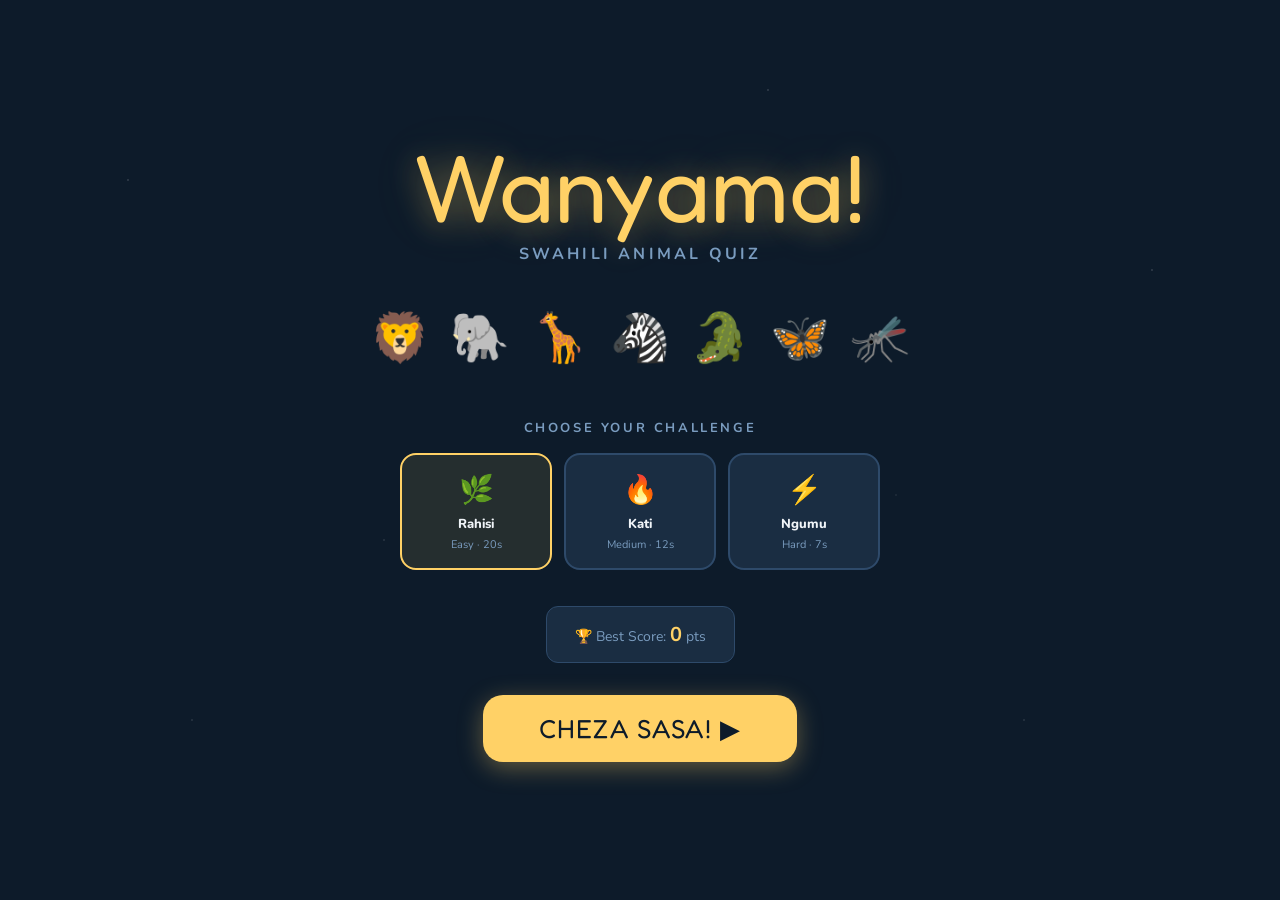
<file: lessons/swahili_animal_game.html>
<!DOCTYPE html>
<html lang="en">
<head>
<meta charset="UTF-8">
<meta name="viewport" content="width=device-width, initial-scale=1.0">
<title>Wanyama – Swahili Animal Game</title>
<link href="https://fonts.googleapis.com/css2?family=Fredoka+One&family=Nunito:wght@400;600;700;800;900&display=swap" rel="stylesheet">
<style>
  :root {
    --bg: #0d1b2a;
    --surface: #1a2d42;
    --card: #223550;
    --border: #2e4a6a;
    --gold: #ffd166;
    --green: #06d6a0;
    --red: #ef476f;
    --blue: #118ab2;
    --orange: #ff9f1c;
    --text: #f0f4f8;
    --muted: #7a9cbf;
  }

  * { box-sizing: border-box; margin: 0; padding: 0; }

  body {
    background: var(--bg);
    color: var(--text);
    font-family: 'Nunito', sans-serif;
    min-height: 100vh;
    overflow-x: hidden;
  }

  /* STARS BG */
  body::before {
    content: '';
    position: fixed;
    inset: 0;
    background-image:
      radial-gradient(1px 1px at 10% 20%, rgba(255,255,255,0.4) 0%, transparent 100%),
      radial-gradient(1px 1px at 30% 60%, rgba(255,255,255,0.3) 0%, transparent 100%),
      radial-gradient(1px 1px at 60% 10%, rgba(255,255,255,0.4) 0%, transparent 100%),
      radial-gradient(1px 1px at 80% 80%, rgba(255,255,255,0.3) 0%, transparent 100%),
      radial-gradient(1px 1px at 50% 40%, rgba(255,255,255,0.2) 0%, transparent 100%),
      radial-gradient(1px 1px at 90% 30%, rgba(255,255,255,0.4) 0%, transparent 100%),
      radial-gradient(1px 1px at 15% 80%, rgba(255,255,255,0.3) 0%, transparent 100%),
      radial-gradient(1px 1px at 70% 55%, rgba(255,255,255,0.2) 0%, transparent 100%);
    pointer-events: none;
    z-index: 0;
  }

  /* SCREENS */
  .screen { display: none; position: relative; z-index: 1; }
  .screen.active { display: flex; }

  /* ===== START SCREEN ===== */
  #startScreen {
    flex-direction: column;
    align-items: center;
    justify-content: center;
    min-height: 100vh;
    padding: 40px 20px;
    text-align: center;
  }

  .game-logo {
    font-family: 'Fredoka One', cursive;
    font-size: clamp(52px, 12vw, 96px);
    line-height: 1;
    color: var(--gold);
    text-shadow: 0 4px 30px rgba(255,209,102,0.4), 0 0 60px rgba(255,209,102,0.15);
    margin-bottom: 8px;
    animation: floatLogo 3s ease-in-out infinite;
  }

  @keyframes floatLogo {
    0%, 100% { transform: translateY(0); }
    50% { transform: translateY(-10px); }
  }

  .game-subtitle {
    font-size: 16px;
    color: var(--muted);
    letter-spacing: 0.2em;
    text-transform: uppercase;
    margin-bottom: 40px;
    font-weight: 700;
  }

  .animal-parade {
    display: flex;
    gap: 20px;
    font-size: 48px;
    margin-bottom: 48px;
    flex-wrap: wrap;
    justify-content: center;
  }
  .animal-parade span {
    display: inline-block;
    animation: bounce 1.5s ease-in-out infinite;
  }
  .animal-parade span:nth-child(2) { animation-delay: 0.2s; }
  .animal-parade span:nth-child(3) { animation-delay: 0.4s; }
  .animal-parade span:nth-child(4) { animation-delay: 0.6s; }
  .animal-parade span:nth-child(5) { animation-delay: 0.8s; }
  .animal-parade span:nth-child(6) { animation-delay: 1.0s; }
  .animal-parade span:nth-child(7) { animation-delay: 1.2s; }

  @keyframes bounce {
    0%, 100% { transform: translateY(0) scale(1); }
    50% { transform: translateY(-12px) scale(1.1); }
  }

  .mode-title {
    font-size: 13px;
    letter-spacing: 0.2em;
    color: var(--muted);
    text-transform: uppercase;
    margin-bottom: 16px;
    font-weight: 700;
  }

  .mode-grid {
    display: grid;
    grid-template-columns: repeat(3, 1fr);
    gap: 12px;
    margin-bottom: 36px;
    width: 100%;
    max-width: 480px;
  }

  .mode-btn {
    background: var(--surface);
    border: 2px solid var(--border);
    border-radius: 16px;
    padding: 16px 10px;
    cursor: pointer;
    transition: all 0.2s;
    text-align: center;
    color: var(--text);
  }
  .mode-btn:hover { border-color: var(--gold); transform: translateY(-3px); }
  .mode-btn.selected { border-color: var(--gold); background: rgba(255,209,102,0.1); }
  .mode-icon { font-size: 28px; display: block; margin-bottom: 6px; }
  .mode-label { font-size: 13px; font-weight: 800; display: block; }
  .mode-desc { font-size: 11px; color: var(--muted); display: block; margin-top: 4px; }

  .best-score-display {
    background: var(--surface);
    border: 1px solid var(--border);
    border-radius: 12px;
    padding: 14px 28px;
    margin-bottom: 32px;
    font-size: 14px;
    color: var(--muted);
  }
  .best-score-display strong { color: var(--gold); font-size: 20px; }

  .start-btn {
    background: var(--gold);
    color: #0d1b2a;
    border: none;
    border-radius: 20px;
    padding: 18px 56px;
    font-family: 'Fredoka One', cursive;
    font-size: 26px;
    cursor: pointer;
    transition: all 0.2s;
    box-shadow: 0 6px 24px rgba(255,209,102,0.35);
    letter-spacing: 0.05em;
  }
  .start-btn:hover { transform: translateY(-3px) scale(1.04); box-shadow: 0 10px 32px rgba(255,209,102,0.5); }

  /* ===== GAME SCREEN ===== */
  #gameScreen {
    flex-direction: column;
    align-items: center;
    min-height: 100vh;
    padding: 20px 16px 40px;
  }

  .top-bar {
    display: flex;
    justify-content: space-between;
    align-items: center;
    width: 100%;
    max-width: 700px;
    margin-bottom: 20px;
  }

  .stat-pill {
    background: var(--surface);
    border: 1px solid var(--border);
    border-radius: 20px;
    padding: 8px 18px;
    font-size: 14px;
    font-weight: 800;
    display: flex;
    align-items: center;
    gap: 8px;
  }
  .stat-pill .label { color: var(--muted); font-size: 11px; font-weight: 700; letter-spacing: 0.1em; text-transform: uppercase; }
  .stat-pill .val { color: var(--gold); font-size: 18px; }

  /* TIMER */
  .timer-wrap {
    position: relative;
    width: 70px;
    height: 70px;
    flex-shrink: 0;
  }
  .timer-svg { width: 70px; height: 70px; transform: rotate(-90deg); }
  .timer-track { fill: none; stroke: var(--border); stroke-width: 5; }
  .timer-bar {
    fill: none;
    stroke: var(--green);
    stroke-width: 5;
    stroke-linecap: round;
    stroke-dasharray: 188.5;
    stroke-dashoffset: 0;
    transition: stroke-dashoffset 1s linear, stroke 0.5s;
  }
  .timer-text {
    position: absolute;
    inset: 0;
    display: flex;
    align-items: center;
    justify-content: center;
    font-family: 'Fredoka One', cursive;
    font-size: 22px;
    color: var(--text);
  }

  /* STREAK */
  .streak-bar {
    width: 100%;
    max-width: 700px;
    display: flex;
    align-items: center;
    gap: 10px;
    margin-bottom: 16px;
    font-size: 13px;
    font-weight: 800;
    color: var(--muted);
  }
  .streak-flames { color: var(--orange); font-size: 18px; letter-spacing: -2px; }
  .streak-val { color: var(--orange); font-size: 16px; }

  /* QUESTION COUNTER */
  .q-counter {
    width: 100%;
    max-width: 700px;
    margin-bottom: 12px;
  }
  .q-counter-text {
    display: flex;
    justify-content: space-between;
    font-size: 12px;
    color: var(--muted);
    font-weight: 700;
    margin-bottom: 6px;
    letter-spacing: 0.1em;
    text-transform: uppercase;
  }
  .q-progress-track {
    height: 6px;
    background: var(--border);
    border-radius: 3px;
    overflow: hidden;
  }
  .q-progress-fill {
    height: 100%;
    background: linear-gradient(90deg, var(--blue), var(--green));
    border-radius: 3px;
    transition: width 0.5s ease;
  }

  /* ANIMAL CARD */
  .animal-card {
    background: var(--surface);
    border: 2px solid var(--border);
    border-radius: 24px;
    width: 100%;
    max-width: 700px;
    overflow: hidden;
    margin-bottom: 20px;
    box-shadow: 0 8px 40px rgba(0,0,0,0.4);
    transition: border-color 0.3s;
  }
  .animal-card.correct-card { border-color: var(--green); box-shadow: 0 8px 40px rgba(6,214,160,0.3); }
  .animal-card.wrong-card { border-color: var(--red); box-shadow: 0 8px 40px rgba(239,71,111,0.3); }

  .animal-image-wrap {
    width: 100%;
    height: 260px;
    position: relative;
    overflow: hidden;
    background: var(--card);
    display: flex;
    align-items: center;
    justify-content: center;
  }
  .animal-emoji-display {
    font-size: 140px;
    line-height: 1;
    filter: drop-shadow(0 8px 16px rgba(0,0,0,0.5));
    animation: animalEntrance 0.5s cubic-bezier(0.34, 1.56, 0.64, 1);
    user-select: none;
  }
  @keyframes animalEntrance {
    from { transform: scale(0.3) rotate(-10deg); opacity: 0; }
    to { transform: scale(1) rotate(0deg); opacity: 1; }
  }

  .animal-hint {
    position: absolute;
    bottom: 12px;
    right: 14px;
    background: rgba(0,0,0,0.5);
    border-radius: 8px;
    padding: 4px 10px;
    font-size: 12px;
    color: var(--muted);
    font-weight: 700;
    letter-spacing: 0.1em;
  }

  .question-text {
    padding: 18px 24px;
    font-family: 'Fredoka One', cursive;
    font-size: clamp(18px, 4vw, 26px);
    color: var(--text);
    text-align: center;
    border-top: 1px solid var(--border);
  }
  .question-text .swahili-q { color: var(--gold); }

  /* OPTIONS */
  .options-grid {
    display: grid;
    grid-template-columns: 1fr 1fr;
    gap: 12px;
    width: 100%;
    max-width: 700px;
    margin-bottom: 16px;
  }
  .opt-btn {
    background: var(--surface);
    border: 2px solid var(--border);
    border-radius: 16px;
    padding: 16px 12px;
    cursor: pointer;
    font-family: 'Fredoka One', cursive;
    font-size: clamp(16px, 3vw, 22px);
    color: var(--text);
    transition: all 0.18s;
    display: flex;
    align-items: center;
    justify-content: center;
    gap: 8px;
    text-align: center;
    line-height: 1.2;
  }
  .opt-btn:hover:not(.disabled) { border-color: var(--gold); transform: translateY(-2px); background: rgba(255,209,102,0.08); }
  .opt-btn.correct-opt { border-color: var(--green); background: rgba(6,214,160,0.15); color: var(--green); }
  .opt-btn.wrong-opt { border-color: var(--red); background: rgba(239,71,111,0.12); color: var(--red); }
  .opt-btn.disabled { cursor: default; pointer-events: none; opacity: 0.6; }
  .opt-btn.correct-opt.disabled { opacity: 1; }

  /* FEEDBACK POPUP */
  .feedback-popup {
    position: fixed;
    top: 50%;
    left: 50%;
    transform: translate(-50%, -50%) scale(0);
    z-index: 100;
    text-align: center;
    pointer-events: none;
    transition: transform 0.3s cubic-bezier(0.34, 1.56, 0.64, 1);
  }
  .feedback-popup.show { transform: translate(-50%, -50%) scale(1); }
  .feedback-popup.hide { transform: translate(-50%, -50%) scale(0); transition-duration: 0.15s; }
  .feedback-inner {
    font-family: 'Fredoka One', cursive;
    font-size: 56px;
    text-shadow: 0 4px 20px rgba(0,0,0,0.5);
  }
  .feedback-pts {
    font-family: 'Fredoka One', cursive;
    font-size: 24px;
    color: var(--gold);
    display: block;
  }

  /* BONUS LABEL */
  .bonus-label {
    background: var(--orange);
    color: #0d1b2a;
    border-radius: 8px;
    padding: 4px 12px;
    font-size: 13px;
    font-weight: 900;
    letter-spacing: 0.05em;
    display: inline-block;
    margin-top: 6px;
    animation: pop 0.3s ease;
  }

  /* ===== END SCREEN ===== */
  #endScreen {
    flex-direction: column;
    align-items: center;
    justify-content: center;
    min-height: 100vh;
    padding: 40px 20px;
    text-align: center;
  }

  .trophy { font-size: 80px; margin-bottom: 16px; animation: trophySpin 0.8s cubic-bezier(0.34, 1.56, 0.64, 1); }
  @keyframes trophySpin {
    from { transform: scale(0) rotate(-20deg); }
    to { transform: scale(1) rotate(0deg); }
  }

  .end-title {
    font-family: 'Fredoka One', cursive;
    font-size: clamp(36px, 8vw, 64px);
    color: var(--gold);
    margin-bottom: 8px;
  }
  .end-subtitle { font-size: 16px; color: var(--muted); margin-bottom: 36px; }

  .results-grid {
    display: grid;
    grid-template-columns: repeat(3, 1fr);
    gap: 16px;
    width: 100%;
    max-width: 500px;
    margin-bottom: 36px;
  }
  .result-box {
    background: var(--surface);
    border: 1px solid var(--border);
    border-radius: 16px;
    padding: 20px 12px;
    text-align: center;
  }
  .result-box .r-icon { font-size: 28px; display: block; margin-bottom: 8px; }
  .result-box .r-val { font-family: 'Fredoka One', cursive; font-size: 32px; color: var(--gold); display: block; }
  .result-box .r-label { font-size: 11px; color: var(--muted); font-weight: 700; text-transform: uppercase; letter-spacing: 0.1em; }

  .new-record {
    background: linear-gradient(135deg, rgba(255,209,102,0.15), rgba(255,159,28,0.15));
    border: 2px solid var(--gold);
    border-radius: 12px;
    padding: 12px 24px;
    font-family: 'Fredoka One', cursive;
    font-size: 20px;
    color: var(--gold);
    margin-bottom: 24px;
    display: none;
  }
  .new-record.show { display: block; animation: pulse 1s ease infinite alternate; }
  @keyframes pulse { from { opacity: 0.8; } to { opacity: 1; } }

  .grade-bar {
    width: 100%;
    max-width: 400px;
    margin-bottom: 32px;
  }
  .grade-label { font-size: 13px; color: var(--muted); font-weight: 700; margin-bottom: 8px; letter-spacing: 0.1em; text-transform: uppercase; }
  .grade-track { height: 12px; background: var(--border); border-radius: 6px; overflow: hidden; }
  .grade-fill { height: 100%; background: linear-gradient(90deg, var(--blue), var(--gold)); border-radius: 6px; transition: width 1.2s ease; width: 0%; }

  .end-buttons { display: flex; gap: 14px; flex-wrap: wrap; justify-content: center; }
  .end-btn {
    border-radius: 16px;
    padding: 14px 32px;
    font-family: 'Fredoka One', cursive;
    font-size: 20px;
    cursor: pointer;
    border: none;
    transition: all 0.2s;
  }
  .end-btn.primary { background: var(--gold); color: #0d1b2a; box-shadow: 0 4px 20px rgba(255,209,102,0.3); }
  .end-btn.primary:hover { transform: translateY(-3px); box-shadow: 0 8px 28px rgba(255,209,102,0.4); }
  .end-btn.secondary { background: var(--surface); color: var(--text); border: 1px solid var(--border); }
  .end-btn.secondary:hover { border-color: var(--gold); }

  /* CONFETTI */
  .confetti-piece {
    position: fixed;
    width: 10px;
    height: 10px;
    top: -10px;
    border-radius: 2px;
    animation: confettiFall linear forwards;
    z-index: 200;
    pointer-events: none;
  }
  @keyframes confettiFall {
    0% { transform: translateY(0) rotate(0deg); opacity: 1; }
    100% { transform: translateY(100vh) rotate(720deg); opacity: 0; }
  }

  @keyframes pop {
    from { transform: scale(0.8); }
    to { transform: scale(1); }
  }

  @media (max-width: 500px) {
    .options-grid { grid-template-columns: 1fr 1fr; }
    .results-grid { grid-template-columns: repeat(3, 1fr); }
    .mode-grid { grid-template-columns: repeat(3, 1fr); }
  }
</style>
</head>
<body>

<!-- ===== START SCREEN ===== -->
<div class="screen active" id="startScreen">
  <div class="game-logo">Wanyama!</div>
  <div class="game-subtitle">Swahili Animal Quiz</div>
  <div class="animal-parade">
    <span>🦁</span><span>🐘</span><span>🦒</span><span>🦓</span><span>🐊</span><span>🦋</span><span>🦟</span>
  </div>

  <div class="mode-title">Choose Your Challenge</div>
  <div class="mode-grid">
    <div class="mode-btn selected" data-mode="easy" onclick="selectMode(this,'easy')">
      <span class="mode-icon">🌿</span>
      <span class="mode-label">Rahisi</span>
      <span class="mode-desc">Easy · 20s</span>
    </div>
    <div class="mode-btn" data-mode="medium" onclick="selectMode(this,'medium')">
      <span class="mode-icon">🔥</span>
      <span class="mode-label">Kati</span>
      <span class="mode-desc">Medium · 12s</span>
    </div>
    <div class="mode-btn" data-mode="hard" onclick="selectMode(this,'hard')">
      <span class="mode-icon">⚡</span>
      <span class="mode-label">Ngumu</span>
      <span class="mode-desc">Hard · 7s</span>
    </div>
  </div>

  <div class="best-score-display">
    🏆 Best Score: <strong id="bestScoreDisplay">0</strong> pts
  </div>

  <button class="start-btn" onclick="startGame()">CHEZA SASA! ▶</button>
</div>

<!-- ===== GAME SCREEN ===== -->
<div class="screen" id="gameScreen">
  <div class="top-bar">
    <div class="stat-pill">
      <span class="label">Score</span>
      <span class="val" id="scoreDisplay">0</span>
    </div>
    <div class="timer-wrap">
      <svg class="timer-svg" viewBox="0 0 70 70">
        <circle class="timer-track" cx="35" cy="35" r="30"/>
        <circle class="timer-bar" id="timerBar" cx="35" cy="35" r="30"/>
      </svg>
      <div class="timer-text" id="timerText">20</div>
    </div>
    <div class="stat-pill">
      <span class="label">✓</span>
      <span class="val" id="correctDisplay">0</span>
    </div>
  </div>

  <div class="streak-bar">
    <span class="streak-flames" id="streakFlames">🔥</span>
    <span>Streak: </span>
    <span class="streak-val" id="streakDisplay">0</span>
    <span style="margin-left:auto;font-size:12px;color:var(--muted)" id="streakBonus"></span>
  </div>

  <div class="q-counter">
    <div class="q-counter-text">
      <span id="qCounterText">Question 1 of 10</span>
      <span id="qPctText">0%</span>
    </div>
    <div class="q-progress-track">
      <div class="q-progress-fill" id="qProgressFill" style="width:0%"></div>
    </div>
  </div>

  <div class="animal-card" id="animalCard">
    <div class="animal-image-wrap">
      <div class="animal-emoji-display" id="animalEmoji">🦁</div>
      <div class="animal-hint" id="animalHint">MNYAMA</div>
    </div>
    <div class="question-text">
      Hii ni nini kwa Kiswahili? <span class="swahili-q" id="questionEnglish"></span>
    </div>
  </div>

  <div class="options-grid" id="optionsGrid"></div>
</div>

<!-- ===== END SCREEN ===== -->
<div class="screen" id="endScreen">
  <div class="trophy" id="trophyIcon">🏆</div>
  <div class="end-title" id="endTitle">Hongera!</div>
  <div class="end-subtitle" id="endSubtitle">Great job!</div>

  <div class="new-record" id="newRecord">🌟 NEW BEST SCORE! 🌟</div>

  <div class="results-grid">
    <div class="result-box">
      <span class="r-icon">⭐</span>
      <span class="r-val" id="finalScore">0</span>
      <span class="r-label">Points</span>
    </div>
    <div class="result-box">
      <span class="r-icon">✅</span>
      <span class="r-val" id="finalCorrect">0</span>
      <span class="r-label">Correct</span>
    </div>
    <div class="result-box">
      <span class="r-icon">🔥</span>
      <span class="r-val" id="finalStreak">0</span>
      <span class="r-label">Best Streak</span>
    </div>
  </div>

  <div class="grade-bar">
    <div class="grade-label">Accuracy</div>
    <div class="grade-track">
      <div class="grade-fill" id="gradeFill"></div>
    </div>
  </div>

  <div class="end-buttons">
    <button class="end-btn primary" onclick="startGame()">🔄 Play Again</button>
    <button class="end-btn secondary" onclick="goHome()">🏠 Home</button>
  </div>
</div>

<!-- FEEDBACK POPUP -->
<div class="feedback-popup" id="feedbackPopup">
  <div class="feedback-inner" id="feedbackInner"></div>
  <span class="feedback-pts" id="feedbackPts"></span>
</div>

<script>
const ANIMALS = [
  // Big Animals
  { emoji: '🦁', english: 'Lion',        swahili: 'Simba',     category: 'Mamalia' },
  { emoji: '🐘', english: 'Elephant',    swahili: 'Tembo',     category: 'Mamalia' },
  { emoji: '🦒', english: 'Giraffe',     swahili: 'Twiga',     category: 'Mamalia' },
  { emoji: '🦓', english: 'Zebra',       swahili: 'Punda Milia', category: 'Mamalia' },
  { emoji: '🐊', english: 'Crocodile',   swahili: 'Mamba',     category: 'Reptilia' },
  { emoji: '🦛', english: 'Hippo',       swahili: 'Kiboko',    category: 'Mamalia' },
  { emoji: '🦏', english: 'Rhino',       swahili: 'Kifaru',    category: 'Mamalia' },
  { emoji: '🐆', english: 'Leopard',     swahili: 'Chui',      category: 'Mamalia' },
  { emoji: '🐅', english: 'Tiger',       swahili: 'Chui wa Hindi', category: 'Mamalia' },
  { emoji: '🐻', english: 'Bear',        swahili: 'Dubu',      category: 'Mamalia' },
  { emoji: '🦍', english: 'Gorilla',     swahili: 'Gorila',    category: 'Mamalia' },
  { emoji: '🐒', english: 'Monkey',      swahili: 'Tumbili',   category: 'Mamalia' },
  { emoji: '🦊', english: 'Fox',         swahili: 'Mbweha',    category: 'Mamalia' },
  { emoji: '🐺', english: 'Wolf',        swahili: 'Mbwa Mwitu', category: 'Mamalia' },
  { emoji: '🦝', english: 'Raccoon',     swahili: 'Rakuni',    category: 'Mamalia' },
  // Farm & Common
  { emoji: '🐄', english: 'Cow',         swahili: 'Ng\'ombe',  category: 'Wanyama wa Shamba' },
  { emoji: '🐐', english: 'Goat',        swahili: 'Mbuzi',     category: 'Wanyama wa Shamba' },
  { emoji: '🐑', english: 'Sheep',       swahili: 'Kondoo',    category: 'Wanyama wa Shamba' },
  { emoji: '🐖', english: 'Pig',         swahili: 'Nguruwe',   category: 'Wanyama wa Shamba' },
  { emoji: '🐔', english: 'Chicken',     swahili: 'Kuku',      category: 'Ndege' },
  { emoji: '🐕', english: 'Dog',         swahili: 'Mbwa',      category: 'Wanyama wa Nyumbani' },
  { emoji: '🐈', english: 'Cat',         swahili: 'Paka',      category: 'Wanyama wa Nyumbani' },
  { emoji: '🐇', english: 'Rabbit',      swahili: 'Sungura',   category: 'Mamalia' },
  { emoji: '🦔', english: 'Hedgehog',    swahili: 'Kalunguyeye', category: 'Mamalia' },
  // Birds
  { emoji: '🦅', english: 'Eagle',       swahili: 'Tai',       category: 'Ndege' },
  { emoji: '🦜', english: 'Parrot',      swahili: 'Kasuku',    category: 'Ndege' },
  { emoji: '🦩', english: 'Flamingo',    swahili: 'Flamingo',  category: 'Ndege' },
  { emoji: '🦚', english: 'Peacock',     swahili: 'Tausi',     category: 'Ndege' },
  { emoji: '🦉', english: 'Owl',         swahili: 'Bundi',     category: 'Ndege' },
  { emoji: '🐦', english: 'Bird',        swahili: 'Ndege',     category: 'Ndege' },
  // Reptiles & Sea
  { emoji: '🐍', english: 'Snake',       swahili: 'Nyoka',     category: 'Reptilia' },
  { emoji: '🦎', english: 'Lizard',      swahili: 'Mjusi',     category: 'Reptilia' },
  { emoji: '🐢', english: 'Tortoise',    swahili: 'Kobe',      category: 'Reptilia' },
  { emoji: '🐟', english: 'Fish',        swahili: 'Samaki',    category: 'Samaki' },
  { emoji: '🐬', english: 'Dolphin',     swahili: 'Pomboo',    category: 'Samaki' },
  { emoji: '🦈', english: 'Shark',       swahili: 'Papa',      category: 'Samaki' },
  { emoji: '🐙', english: 'Octopus',     swahili: 'Pweza',     category: 'Samaki' },
  { emoji: '🦀', english: 'Crab',        swahili: 'Kaa',       category: 'Samaki' },
  // Insects
  { emoji: '🦋', english: 'Butterfly',   swahili: 'Kipepeo',   category: 'Wadudu' },
  { emoji: '🐝', english: 'Bee',         swahili: 'Nyuki',     category: 'Wadudu' },
  { emoji: '🐜', english: 'Ant',         swahili: 'Siafu',     category: 'Wadudu' },
  { emoji: '🦟', english: 'Mosquito',    swahili: 'Mbu',       category: 'Wadudu' },
  { emoji: '🪲', english: 'Beetle',      swahili: 'Mende',     category: 'Wadudu' },
  { emoji: '🕷️', english: 'Spider',      swahili: 'Buibui',    category: 'Wadudu' },
  { emoji: '🦗', english: 'Cricket',     swahili: 'Panzi',     category: 'Wadudu' },
  { emoji: '🪰', english: 'Fly',         swahili: 'Nzi',       category: 'Wadudu' },
];

const MODES = { easy: 20, medium: 12, hard: 7 };
const TOTAL_QUESTIONS = 10;

let mode = 'easy';
let score = 0;
let correct = 0;
let streak = 0;
let bestStreak = 0;
let currentQ = 0;
let timerInterval = null;
let timeLeft = 20;
let maxTime = 20;
let answered = false;
let questions = [];
let bestScore = parseInt(localStorage.getItem('wanyamaBest') || '0');

document.getElementById('bestScoreDisplay').textContent = bestScore;

function selectMode(el, m) {
  document.querySelectorAll('.mode-btn').forEach(b => b.classList.remove('selected'));
  el.classList.add('selected');
  mode = m;
}

function shuffle(arr) {
  return [...arr].sort(() => Math.random() - 0.5);
}

function generateQuestions() {
  const pool = shuffle(ANIMALS).slice(0, TOTAL_QUESTIONS);
  return pool.map(animal => {
    // Get 3 wrong options from remaining animals
    const others = shuffle(ANIMALS.filter(a => a.swahili !== animal.swahili));
    const wrongs = others.slice(0, 3).map(a => a.swahili);
    const opts = shuffle([animal.swahili, ...wrongs]);
    return { ...animal, options: opts };
  });
}

function startGame() {
  score = 0; correct = 0; streak = 0; bestStreak = 0; currentQ = 0; answered = false;
  maxTime = MODES[mode];
  questions = generateQuestions();

  document.getElementById('scoreDisplay').textContent = 0;
  document.getElementById('correctDisplay').textContent = 0;
  document.getElementById('streakDisplay').textContent = 0;
  document.getElementById('streakBonus').textContent = '';

  showScreen('gameScreen');
  loadQuestion();
}

function loadQuestion() {
  if (currentQ >= TOTAL_QUESTIONS) { endGame(); return; }
  answered = false;

  const q = questions[currentQ];
  const pct = Math.round((currentQ / TOTAL_QUESTIONS) * 100);

  document.getElementById('animalEmoji').textContent = q.emoji;
  document.getElementById('animalHint').textContent = q.category.toUpperCase();
  document.getElementById('questionEnglish').textContent = `(${q.english})`;
  document.getElementById('qCounterText').textContent = `Question ${currentQ + 1} of ${TOTAL_QUESTIONS}`;
  document.getElementById('qPctText').textContent = pct + '%';
  document.getElementById('qProgressFill').style.width = pct + '%';
  document.getElementById('animalCard').className = 'animal-card';

  // Re-trigger entrance animation
  const emoji = document.getElementById('animalEmoji');
  emoji.style.animation = 'none';
  void emoji.offsetWidth;
  emoji.style.animation = 'animalEntrance 0.5s cubic-bezier(0.34, 1.56, 0.64, 1)';

  // Update streak flames
  const flames = Math.min(streak, 5);
  document.getElementById('streakFlames').textContent = '🔥'.repeat(Math.max(1, flames));
  document.getElementById('streakDisplay').textContent = streak;
  if (streak >= 3) {
    document.getElementById('streakBonus').textContent = `+${streak * 5} bonus pts/correct!`;
  } else {
    document.getElementById('streakBonus').textContent = '';
  }

  // Build options
  const grid = document.getElementById('optionsGrid');
  grid.innerHTML = '';
  q.options.forEach(opt => {
    const btn = document.createElement('button');
    btn.className = 'opt-btn';
    btn.textContent = opt;
    btn.onclick = () => handleAnswer(btn, opt, q.swahili);
    grid.appendChild(btn);
  });

  startTimer();
}

function startTimer() {
  clearInterval(timerInterval);
  timeLeft = maxTime;
  updateTimerUI();

  timerInterval = setInterval(() => {
    timeLeft--;
    updateTimerUI();
    if (timeLeft <= 0) {
      clearInterval(timerInterval);
      if (!answered) timeOut();
    }
  }, 1000);
}

function updateTimerUI() {
  const circumference = 188.5;
  const pct = timeLeft / maxTime;
  const offset = circumference * (1 - pct);

  document.getElementById('timerBar').style.strokeDashoffset = offset;
  document.getElementById('timerText').textContent = timeLeft;

  // Color change
  const bar = document.getElementById('timerBar');
  if (pct > 0.5) bar.style.stroke = 'var(--green)';
  else if (pct > 0.25) bar.style.stroke = 'var(--orange)';
  else bar.style.stroke = 'var(--red)';
}

function handleAnswer(btn, chosen, correct_ans) {
  if (answered) return;
  answered = true;
  clearInterval(timerInterval);

  const allBtns = document.querySelectorAll('.opt-btn');
  allBtns.forEach(b => {
    b.classList.add('disabled');
    if (b.textContent === correct_ans) b.classList.add('correct-opt');
  });

  if (chosen === correct_ans) {
    btn.classList.add('correct-opt');
    document.getElementById('animalCard').classList.add('correct-card');

    streak++;
    correct++;
    if (streak > bestStreak) bestStreak = streak;

    const timeBonus = Math.round(timeLeft * 2);
    const streakBonus = streak >= 3 ? streak * 5 : 0;
    const pts = 100 + timeBonus + streakBonus;
    score += pts;

    document.getElementById('scoreDisplay').textContent = score;
    document.getElementById('correctDisplay').textContent = correct;
    document.getElementById('streakDisplay').textContent = streak;

    let fbText = streak >= 5 ? '🤩 AMAZING!' : streak >= 3 ? '🔥 ON FIRE!' : '✅ Sahihi!';
    showFeedback(fbText, '+' + pts + ' pts', streak >= 3);
    updateStreakFlames();
  } else {
    btn.classList.add('wrong-opt');
    document.getElementById('animalCard').classList.add('wrong-card');
    streak = 0;
    document.getElementById('streakDisplay').textContent = 0;
    document.getElementById('streakFlames').textContent = '🔥';
    document.getElementById('streakBonus').textContent = '';
    showFeedback('❌ Hapana!', '', false);
  }

  setTimeout(() => {
    currentQ++;
    loadQuestion();
  }, 1400);
}

function timeOut() {
  answered = true;
  const correct_ans = questions[currentQ].swahili;
  const allBtns = document.querySelectorAll('.opt-btn');
  allBtns.forEach(b => {
    b.classList.add('disabled');
    if (b.textContent === correct_ans) b.classList.add('correct-opt');
  });
  streak = 0;
  document.getElementById('streakDisplay').textContent = 0;
  document.getElementById('streakFlames').textContent = '🔥';
  showFeedback('⏰ Muda Kwisha!', '-0 pts', false);
  setTimeout(() => { currentQ++; loadQuestion(); }, 1400);
}

function updateStreakFlames() {
  const flames = Math.min(streak, 5);
  document.getElementById('streakFlames').textContent = '🔥'.repeat(Math.max(1, flames));
}

function showFeedback(text, pts, hasBonus) {
  const popup = document.getElementById('feedbackPopup');
  document.getElementById('feedbackInner').textContent = text;
  document.getElementById('feedbackPts').textContent = pts;
  popup.className = 'feedback-popup show';
  setTimeout(() => { popup.className = 'feedback-popup hide'; }, 900);
}

function endGame() {
  clearInterval(timerInterval);
  const isNewRecord = score > bestScore;
  if (isNewRecord) {
    bestScore = score;
    localStorage.setItem('wanyamaBest', bestScore);
    document.getElementById('bestScoreDisplay').textContent = bestScore;
  }

  const accuracy = Math.round((correct / TOTAL_QUESTIONS) * 100);

  // Trophy & title
  let trophy = '🏆', title = 'Hongera!', subtitle = '';
  if (accuracy === 100) { trophy = '🌟'; title = 'Bora Kabisa!'; subtitle = 'Perfect score! You\'re a Swahili master!'; }
  else if (accuracy >= 80) { trophy = '🥇'; title = 'Vizuri Sana!'; subtitle = 'Excellent work! Almost perfect!'; }
  else if (accuracy >= 60) { trophy = '🥈'; title = 'Nzuri!'; subtitle = 'Good job! Keep practicing!'; }
  else if (accuracy >= 40) { trophy = '🥉'; title = 'Endelea!'; subtitle = 'Keep going! You\'ll improve!'; }
  else { trophy = '📚'; title = 'Jaribu Tena!'; subtitle = 'Don\'t give up — practice makes perfect!'; }

  document.getElementById('trophyIcon').textContent = trophy;
  document.getElementById('endTitle').textContent = title;
  document.getElementById('endSubtitle').textContent = subtitle;
  document.getElementById('finalScore').textContent = score;
  document.getElementById('finalCorrect').textContent = correct + '/' + TOTAL_QUESTIONS;
  document.getElementById('finalStreak').textContent = bestStreak;

  if (isNewRecord) document.getElementById('newRecord').classList.add('show');
  else document.getElementById('newRecord').classList.remove('show');

  showScreen('endScreen');

  setTimeout(() => {
    document.getElementById('gradeFill').style.width = accuracy + '%';
  }, 300);

  if (accuracy >= 80) launchConfetti();
}

function launchConfetti() {
  const colors = ['#ffd166','#06d6a0','#118ab2','#ef476f','#ff9f1c','#fff'];
  for (let i = 0; i < 60; i++) {
    setTimeout(() => {
      const el = document.createElement('div');
      el.className = 'confetti-piece';
      el.style.left = Math.random() * 100 + 'vw';
      el.style.background = colors[Math.floor(Math.random() * colors.length)];
      el.style.width = (Math.random() * 10 + 6) + 'px';
      el.style.height = (Math.random() * 10 + 6) + 'px';
      el.style.borderRadius = Math.random() > 0.5 ? '50%' : '2px';
      el.style.animationDuration = (Math.random() * 2 + 1.5) + 's';
      el.style.animationDelay = Math.random() * 0.5 + 's';
      document.body.appendChild(el);
      setTimeout(() => el.remove(), 4000);
    }, i * 30);
  }
}

function showScreen(id) {
  document.querySelectorAll('.screen').forEach(s => s.classList.remove('active'));
  document.getElementById(id).classList.add('active');
}

function goHome() {
  clearInterval(timerInterval);
  document.getElementById('newRecord').classList.remove('show');
  document.getElementById('gradeFill').style.width = '0%';
  showScreen('startScreen');
}
</script>
</body>
</html>
</file>
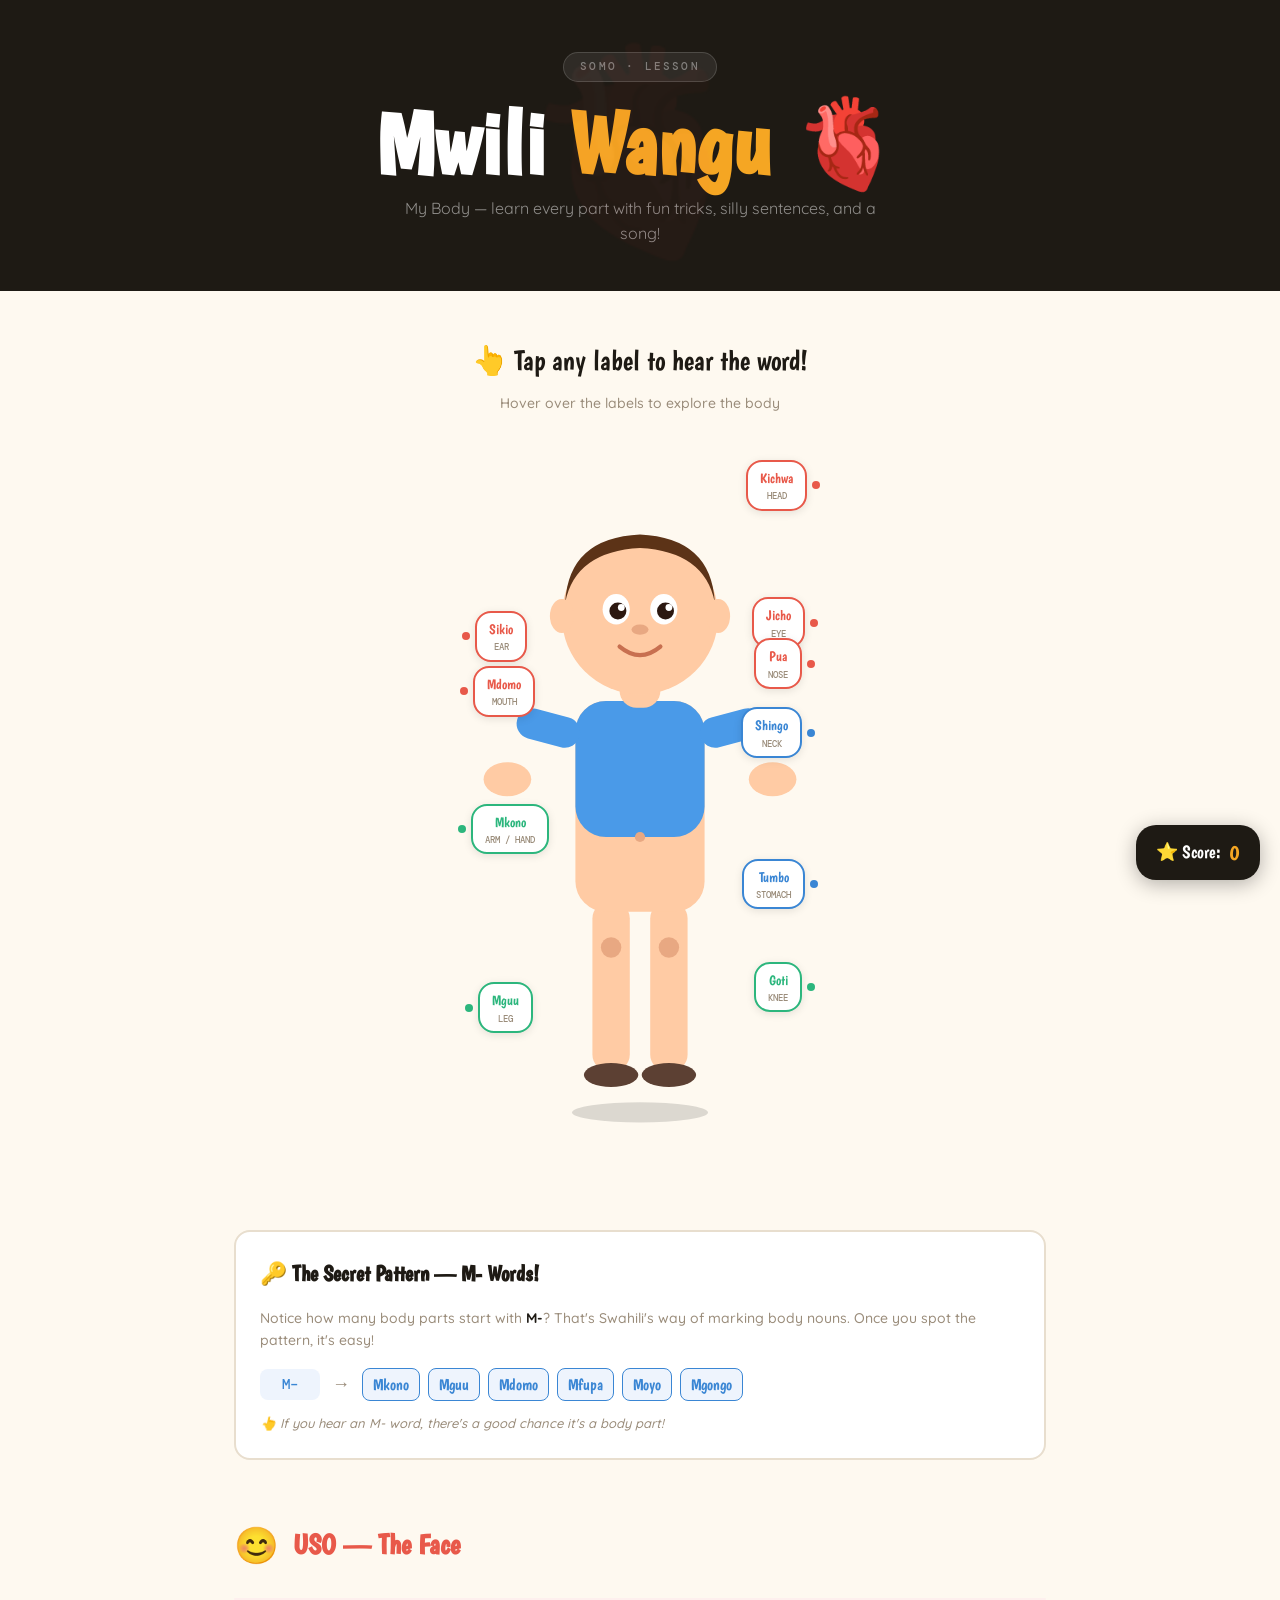
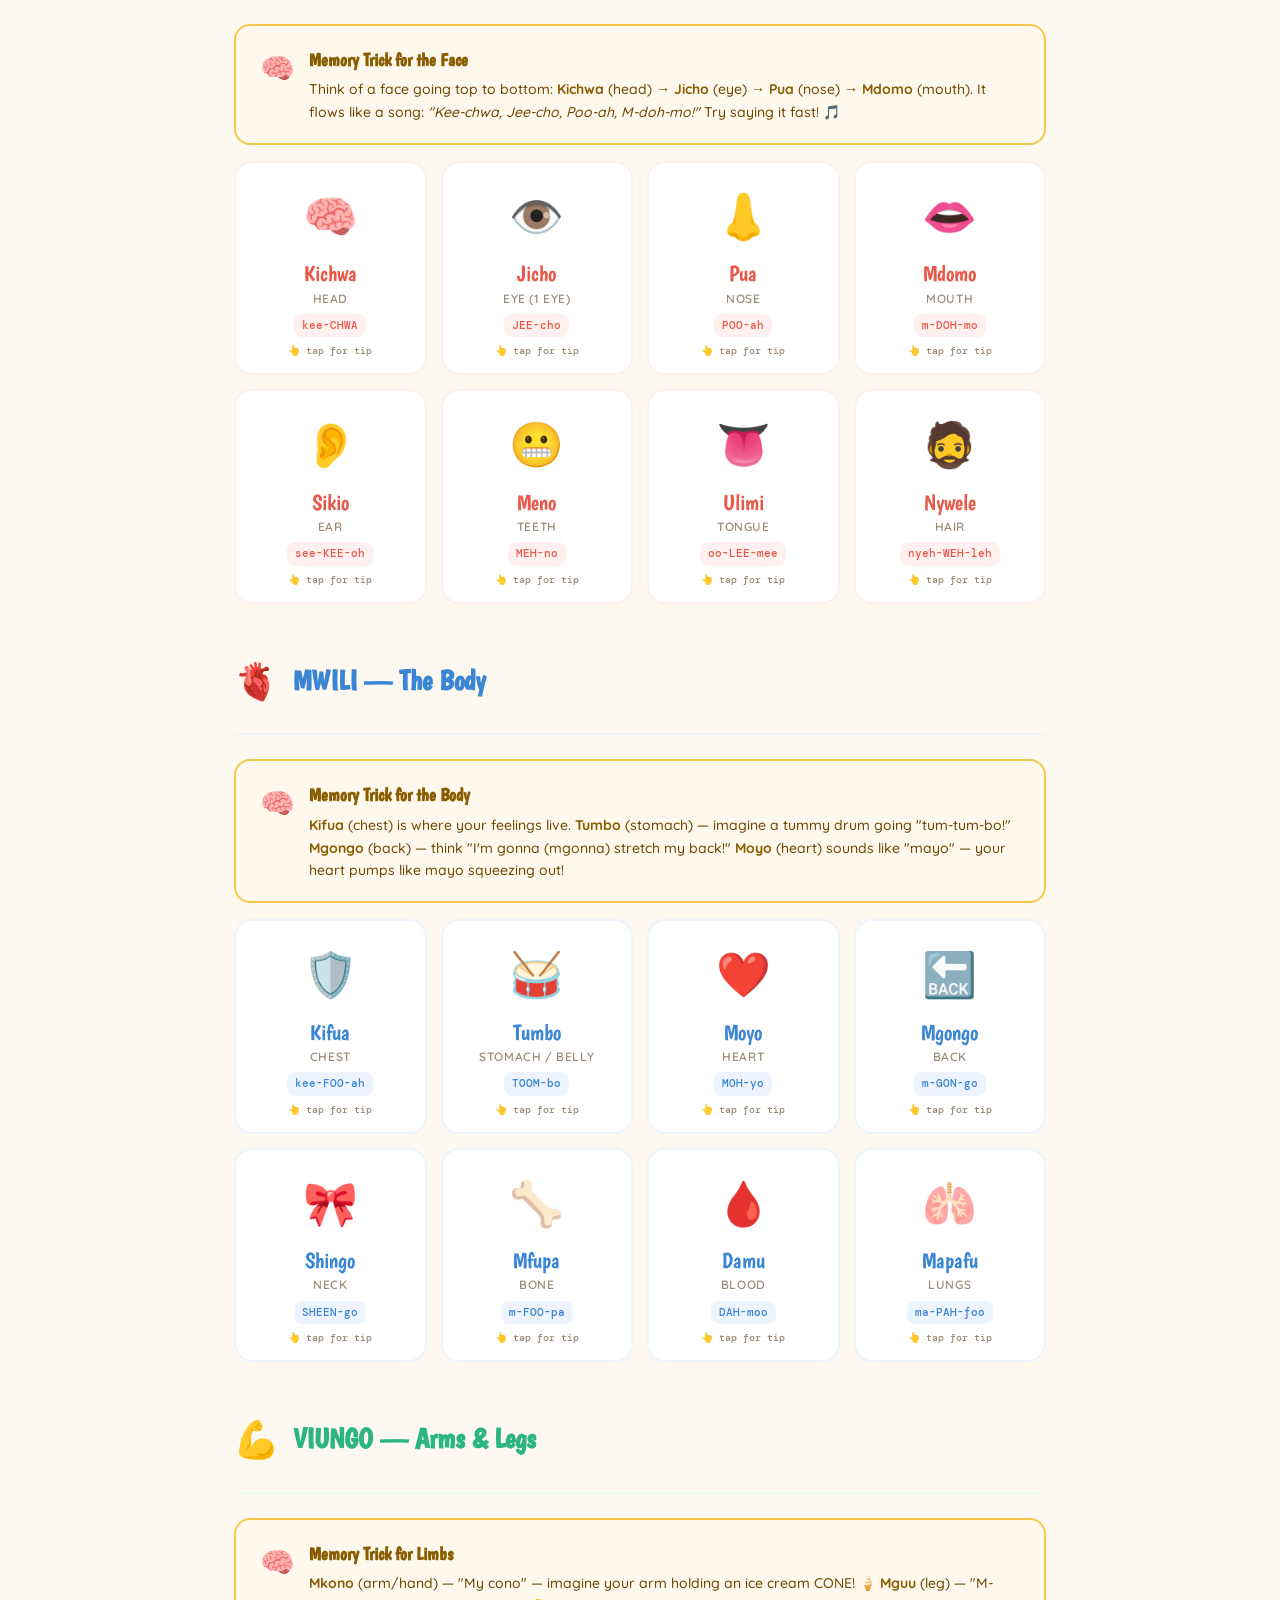
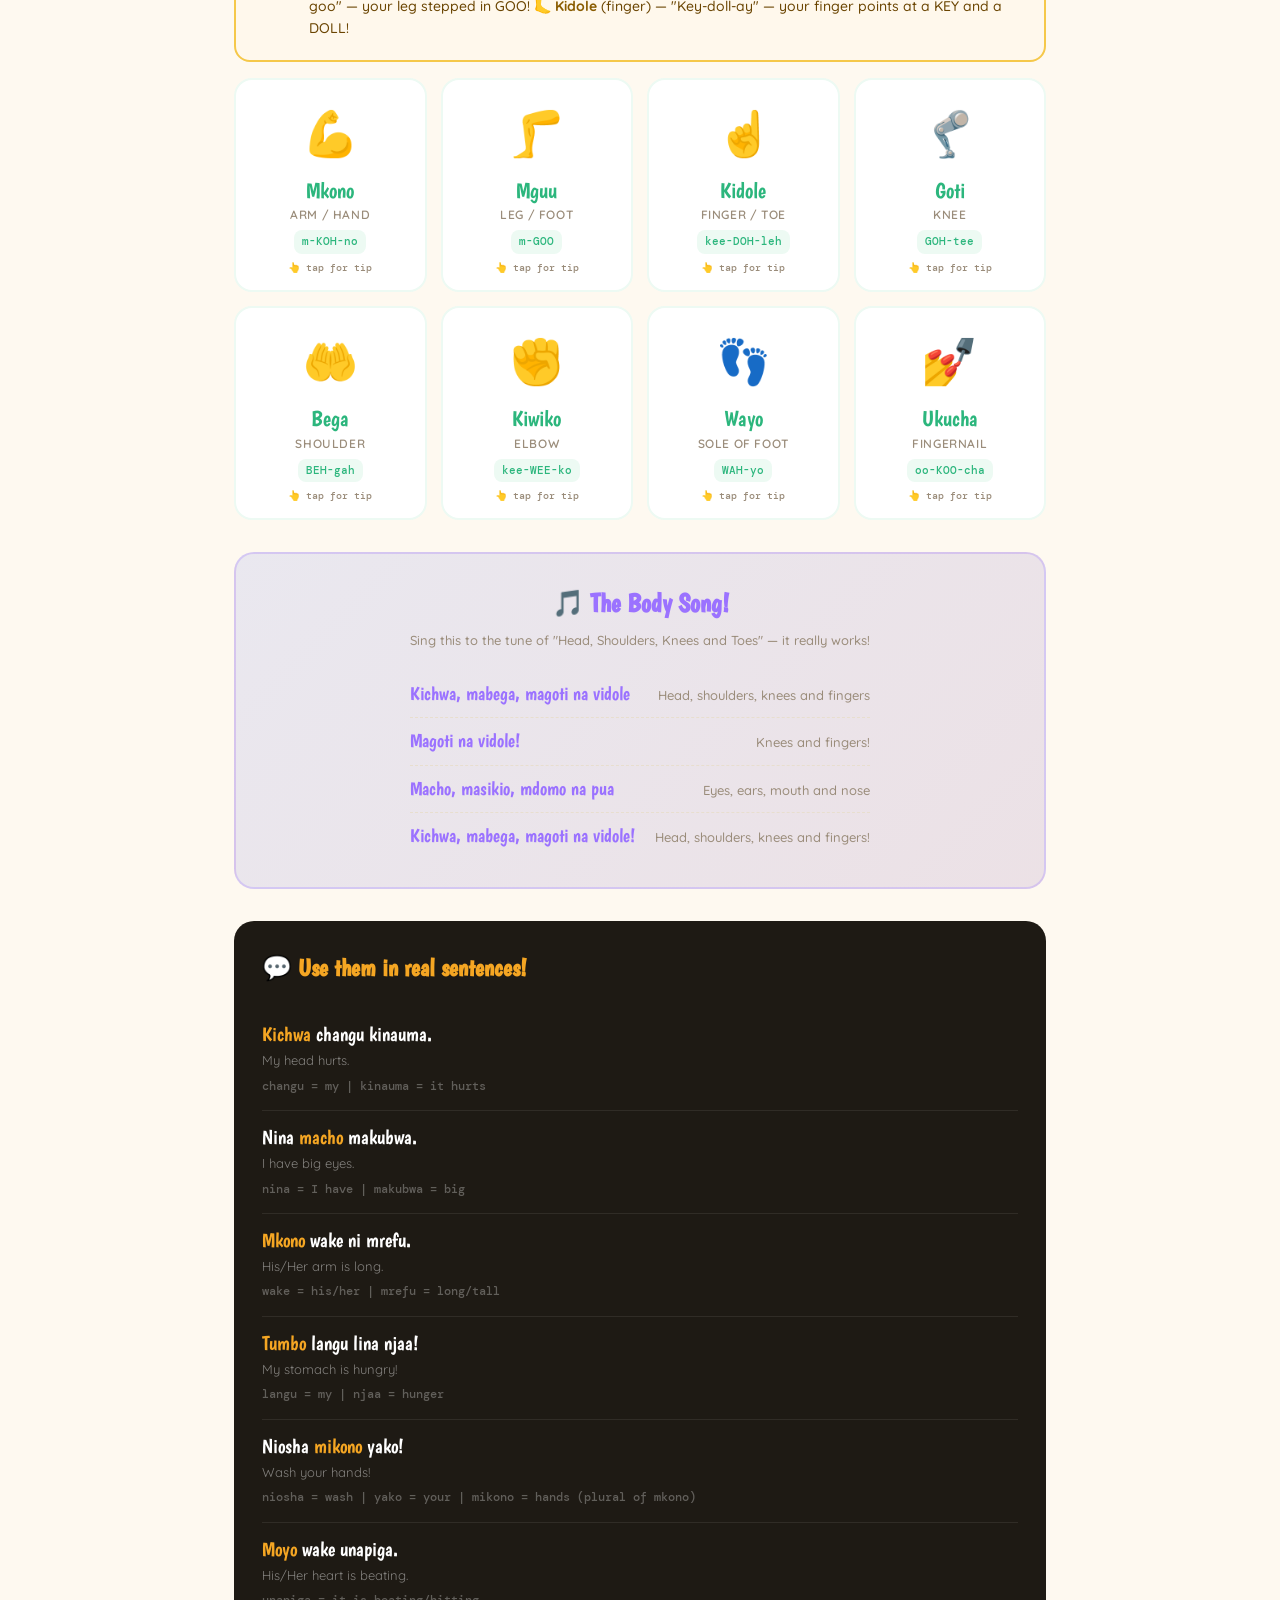
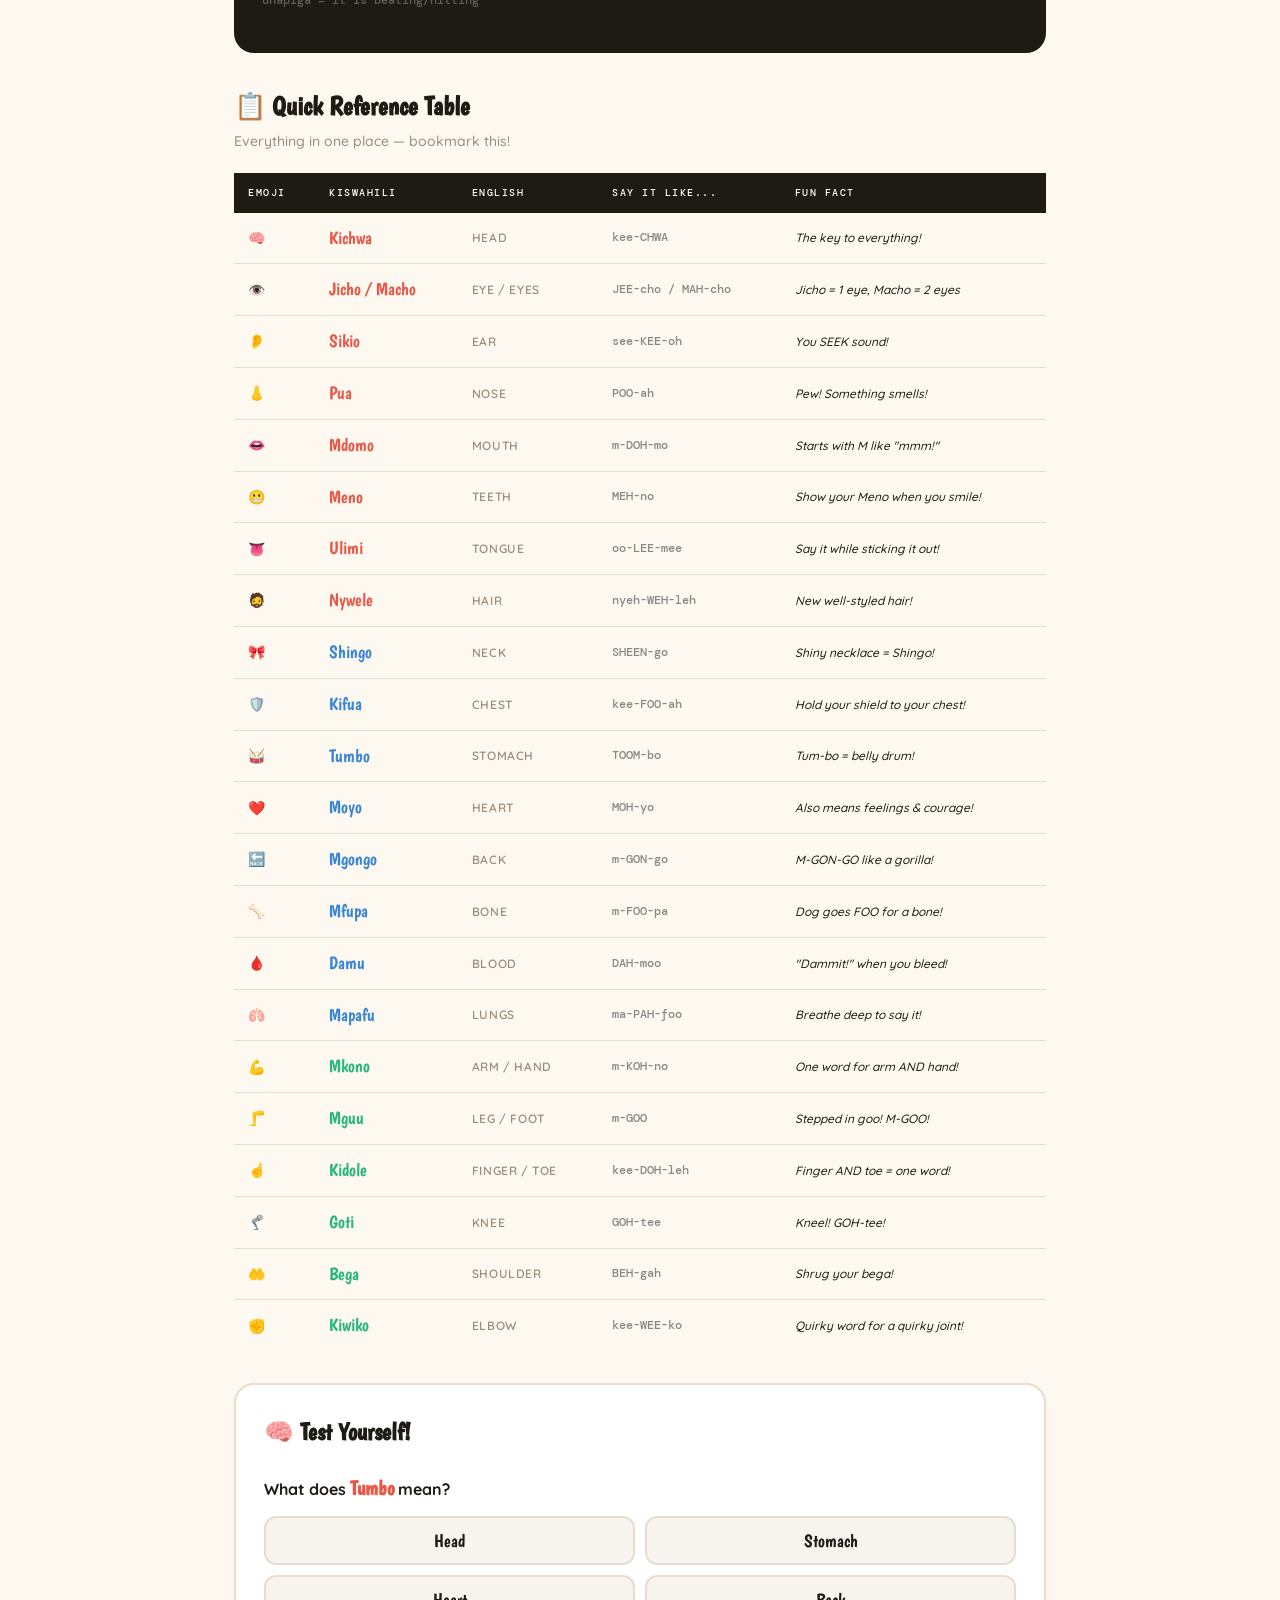
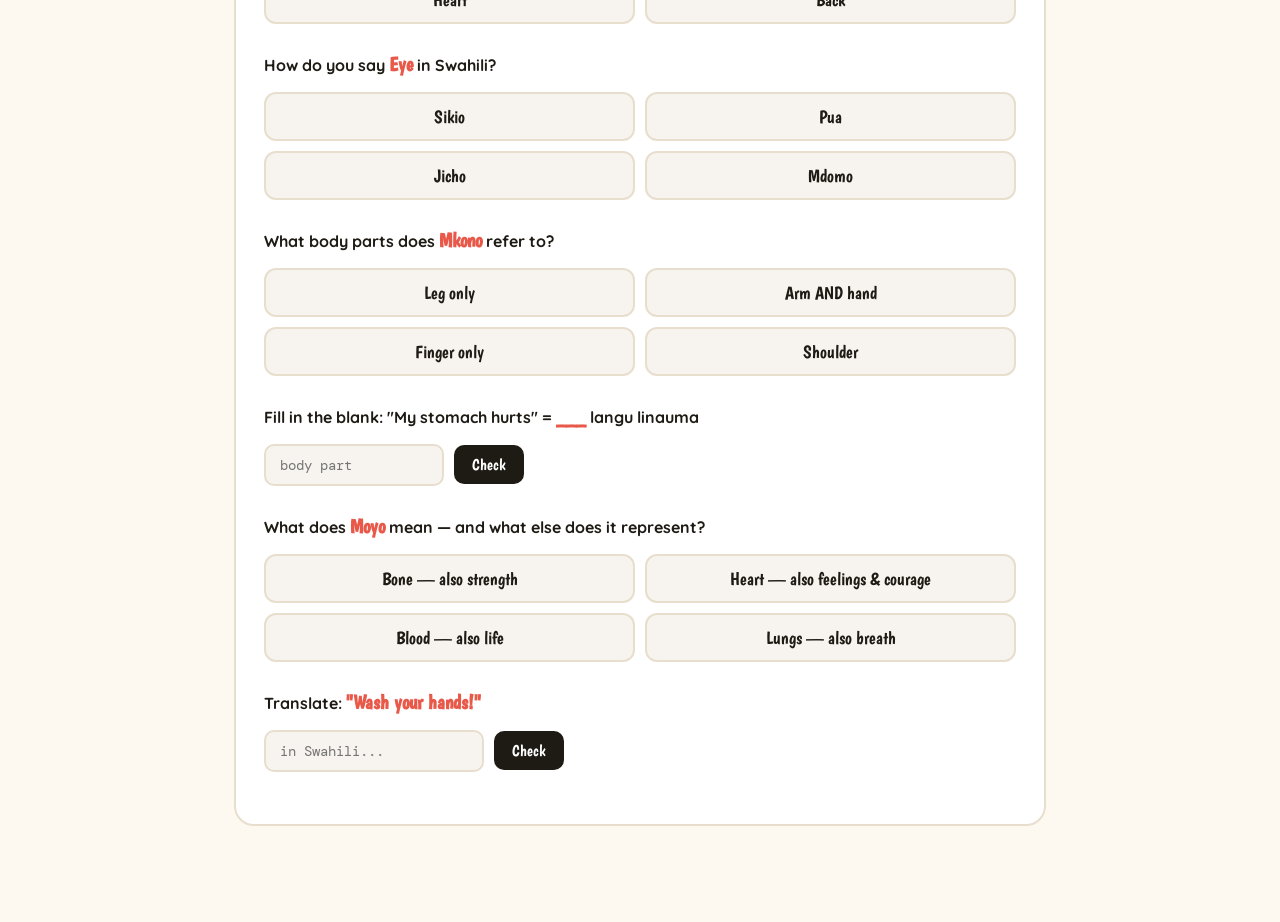
<file: lessons/swahili_body_lesson.html>
<!DOCTYPE html>
<html lang="en">
<head>
<meta charset="UTF-8">
<meta name="viewport" content="width=device-width, initial-scale=1.0">
<title>Mwili Wangu – My Body</title>
<link href="https://fonts.googleapis.com/css2?family=Boogaloo&family=Quicksand:wght@400;500;600;700&family=DM+Mono:wght@400;500&display=swap" rel="stylesheet">
<style>
  :root {
    --bg: #fef9f0;
    --ink: #1e1a14;
    --muted: #9a8c7a;
    --border: #e8dece;
    --surface: #ffffff;

    --face-color:   #e8594a;
    --face-light:   #fef0ee;
    --body-color:   #3a86d4;
    --body-light:   #eef4fd;
    --limb-color:   #2cb67d;
    --limb-light:   #edfaf3;
    --inner-color:  #9b72ff;
    --inner-light:  #f3eeff;

    --gold: #f5a623;
    --gold-light: #fff8ec;
  }

  *, *::before, *::after { box-sizing: border-box; margin: 0; padding: 0; }

  body {
    background: var(--bg);
    color: var(--ink);
    font-family: 'Quicksand', sans-serif;
    font-weight: 500;
    line-height: 1.6;
  }

  /* ── HEADER ── */
  header {
    background: var(--ink);
    padding: 52px 24px 44px;
    text-align: center;
    position: relative;
    overflow: hidden;
  }
  header::before {
    content: '🫀';
    position: absolute;
    font-size: 200px;
    opacity: 0.04;
    top: 50%; left: 50%;
    transform: translate(-50%, -50%);
    pointer-events: none;
  }
  .header-tag {
    display: inline-block;
    background: rgba(255,255,255,0.08);
    border: 1px solid rgba(255,255,255,0.15);
    border-radius: 20px;
    padding: 5px 16px;
    font-family: 'DM Mono', monospace;
    font-size: 11px;
    letter-spacing: 0.2em;
    color: rgba(255,255,255,0.4);
    text-transform: uppercase;
    margin-bottom: 18px;
  }
  header h1 {
    font-family: 'Boogaloo', cursive;
    font-size: clamp(48px, 10vw, 88px);
    color: #fff;
    line-height: 1;
    margin-bottom: 8px;
    letter-spacing: 0.01em;
  }
  header h1 span { color: var(--gold); }
  header p {
    font-size: 16px;
    color: rgba(255,255,255,0.5);
    max-width: 480px;
    margin: 0 auto;
    font-weight: 400;
  }

  /* ── BODY DIAGRAM ── */
  .diagram-section {
    max-width: 860px;
    margin: 0 auto;
    padding: 48px 24px 0;
    text-align: center;
  }
  .diagram-title {
    font-family: 'Boogaloo', cursive;
    font-size: 28px;
    margin-bottom: 8px;
    color: var(--ink);
  }
  .diagram-sub {
    font-size: 14px;
    color: var(--muted);
    margin-bottom: 32px;
  }

  .body-figure {
    position: relative;
    display: inline-block;
    margin: 0 auto;
  }
  .body-svg { width: min(340px, 85vw); height: auto; }

  /* labels that float around the figure */
  .label-wrap {
    position: absolute;
    display: flex;
    align-items: center;
    gap: 6px;
    cursor: pointer;
    transition: transform 0.2s;
  }
  .label-wrap:hover { transform: scale(1.05); }
  .label-wrap.left { flex-direction: row-reverse; }

  .label-pill {
    background: #fff;
    border: 2px solid;
    border-radius: 20px;
    padding: 5px 12px;
    font-family: 'Boogaloo', cursive;
    font-size: 15px;
    line-height: 1.2;
    white-space: nowrap;
    box-shadow: 0 2px 8px rgba(0,0,0,0.08);
    transition: background 0.2s;
  }
  .label-wrap:hover .label-pill { background: var(--gold-light); }
  .label-en {
    font-family: 'DM Mono', monospace;
    font-size: 10px;
    color: var(--muted);
    display: block;
    font-weight: 400;
  }
  .label-dot {
    width: 10px; height: 10px;
    border-radius: 50%;
    border: 2px solid;
    flex-shrink: 0;
    background: #fff;
  }
  .label-line {
    height: 1px;
    background: currentColor;
    opacity: 0.3;
    flex-shrink: 0;
  }

  /* ── SECTIONS ── */
  .main { max-width: 860px; margin: 0 auto; padding: 48px 24px 80px; }

  .section-head {
    display: flex;
    align-items: center;
    gap: 14px;
    margin-bottom: 24px;
    margin-top: 56px;
  }
  .section-head:first-child { margin-top: 0; }
  .section-emoji { font-size: 36px; }
  .section-head h2 {
    font-family: 'Boogaloo', cursive;
    font-size: 28px;
    line-height: 1;
  }
  .section-head::after { content: ''; flex: 1; height: 2px; border-radius: 1px; }

  /* ── WORD CARDS ── */
  .word-grid {
    display: grid;
    grid-template-columns: repeat(auto-fill, minmax(190px, 1fr));
    gap: 14px;
    margin-bottom: 32px;
  }
  .word-card {
    background: var(--surface);
    border: 2px solid var(--border);
    border-radius: 18px;
    padding: 18px 16px 14px;
    text-align: center;
    cursor: pointer;
    transition: all 0.2s;
    position: relative;
    overflow: hidden;
  }
  .word-card::before {
    content: '';
    position: absolute;
    inset: 0;
    opacity: 0;
    transition: opacity 0.2s;
    border-radius: 16px;
  }
  .word-card:hover { transform: translateY(-4px); box-shadow: 0 10px 28px rgba(0,0,0,0.1); }
  .word-card:hover::before { opacity: 1; }

  .wc-emoji { font-size: 44px; display: block; margin-bottom: 10px; }
  .wc-swahili {
    font-family: 'Boogaloo', cursive;
    font-size: 22px;
    line-height: 1.1;
    margin-bottom: 3px;
  }
  .wc-english {
    font-size: 12px;
    color: var(--muted);
    font-weight: 600;
    letter-spacing: 0.05em;
    text-transform: uppercase;
  }
  .wc-pronunciation {
    font-family: 'DM Mono', monospace;
    font-size: 11px;
    margin-top: 6px;
    padding: 3px 8px;
    border-radius: 8px;
    display: inline-block;
    font-weight: 500;
  }
  .wc-tip {
    font-size: 11px;
    color: var(--muted);
    margin-top: 8px;
    font-style: italic;
    line-height: 1.4;
    display: none;
  }
  .word-card.revealed .wc-tip { display: block; }
  .wc-tap {
    font-size: 10px;
    color: var(--muted);
    margin-top: 6px;
    font-family: 'DM Mono', monospace;
  }
  .word-card.revealed .wc-tap { display: none; }

  /* colour themes per section */
  .face-card { border-color: var(--face-light); }
  .face-card::before { background: var(--face-light); }
  .face-card .wc-swahili { color: var(--face-color); }
  .face-card .wc-pronunciation { background: var(--face-light); color: var(--face-color); }

  .body-card-cls { border-color: var(--body-light); }
  .body-card-cls::before { background: var(--body-light); }
  .body-card-cls .wc-swahili { color: var(--body-color); }
  .body-card-cls .wc-pronunciation { background: var(--body-light); color: var(--body-color); }

  .limb-card { border-color: var(--limb-light); }
  .limb-card::before { background: var(--limb-light); }
  .limb-card .wc-swahili { color: var(--limb-color); }
  .limb-card .wc-pronunciation { background: var(--limb-light); color: var(--limb-color); }

  .inner-card { border-color: var(--inner-light); }
  .inner-card::before { background: var(--inner-light); }
  .inner-card .wc-swahili { color: var(--inner-color); }
  .inner-card .wc-pronunciation { background: var(--inner-light); color: var(--inner-color); }

  /* ── MEMORY TRICKS BOX ── */
  .trick-box {
    background: var(--gold-light);
    border: 2px solid #f5c84a;
    border-radius: 16px;
    padding: 20px 24px;
    margin-bottom: 16px;
    display: flex;
    gap: 14px;
    align-items: flex-start;
  }
  .trick-icon { font-size: 28px; flex-shrink: 0; }
  .trick-box h3 {
    font-family: 'Boogaloo', cursive;
    font-size: 18px;
    color: #8a5c00;
    margin-bottom: 4px;
  }
  .trick-box p { font-size: 14px; color: #6a4400; line-height: 1.6; }
  .trick-box strong { color: #8a5c00; }

  /* ── PATTERN BOX ── */
  .pattern-box {
    background: var(--surface);
    border: 2px solid var(--border);
    border-radius: 16px;
    padding: 24px;
    margin-bottom: 28px;
  }
  .pattern-box h3 {
    font-family: 'Boogaloo', cursive;
    font-size: 22px;
    margin-bottom: 16px;
    display: flex;
    align-items: center;
    gap: 10px;
  }
  .pattern-row {
    display: flex;
    align-items: center;
    gap: 12px;
    margin-bottom: 10px;
    flex-wrap: wrap;
  }
  .pat-prefix {
    font-family: 'DM Mono', monospace;
    font-size: 14px;
    font-weight: 500;
    padding: 4px 12px;
    border-radius: 8px;
    min-width: 60px;
    text-align: center;
  }
  .pat-arrow { font-size: 18px; color: var(--muted); }
  .pat-words { display: flex; gap: 8px; flex-wrap: wrap; }
  .pat-word {
    font-family: 'Boogaloo', cursive;
    font-size: 16px;
    padding: 3px 10px;
    border-radius: 8px;
    border: 1px solid;
  }

  /* ── SENTENCE EXAMPLES ── */
  .sentence-section {
    background: var(--ink);
    color: #fff;
    border-radius: 20px;
    padding: 28px 28px;
    margin-bottom: 32px;
  }
  .sentence-section h3 {
    font-family: 'Boogaloo', cursive;
    font-size: 24px;
    color: var(--gold);
    margin-bottom: 20px;
    display: flex;
    align-items: center;
    gap: 10px;
  }
  .sentence-item {
    display: flex;
    flex-direction: column;
    gap: 4px;
    padding: 14px 0;
    border-bottom: 1px solid rgba(255,255,255,0.08);
  }
  .sentence-item:last-child { border-bottom: none; }
  .sw-sentence {
    font-family: 'Boogaloo', cursive;
    font-size: 20px;
    color: #fff;
    line-height: 1.2;
  }
  .sw-sentence .highlight { color: var(--gold); }
  .en-sentence { font-size: 13px; color: rgba(255,255,255,0.45); font-weight: 400; }
  .sentence-note { font-size: 12px; color: rgba(255,255,255,0.3); font-family: 'DM Mono', monospace; margin-top: 2px; }

  /* ── QUICK REFERENCE TABLE ── */
  .ref-table { width: 100%; border-collapse: collapse; font-size: 14px; margin-bottom: 32px; }
  .ref-table thead tr { background: var(--ink); color: #fff; }
  .ref-table th {
    padding: 12px 14px;
    text-align: left;
    font-family: 'DM Mono', monospace;
    font-size: 10px;
    letter-spacing: 0.15em;
    text-transform: uppercase;
    font-weight: 500;
  }
  .ref-table td {
    padding: 11px 14px;
    border-bottom: 1px solid var(--border);
    vertical-align: middle;
  }
  .ref-table tr:last-child td { border-bottom: none; }
  .ref-table tr:hover td { background: #faf7f2; }
  .ref-sw { font-family: 'Boogaloo', cursive; font-size: 18px; }
  .ref-en { color: var(--muted); font-size: 12px; text-transform: uppercase; letter-spacing: 0.05em; font-weight: 600; }
  .ref-pro { font-family: 'DM Mono', monospace; font-size: 12px; color: #888; }
  .ref-tip { font-size: 12px; color: var(--ink); font-style: italic; }

  /* ── SING ALONG ── */
  .song-box {
    background: linear-gradient(135deg, #667eea22, #764ba222);
    border: 2px solid #9b72ff44;
    border-radius: 20px;
    padding: 28px;
    margin-bottom: 32px;
    text-align: center;
  }
  .song-box h3 {
    font-family: 'Boogaloo', cursive;
    font-size: 26px;
    color: var(--inner-color);
    margin-bottom: 6px;
  }
  .song-box p { font-size: 13px; color: var(--muted); margin-bottom: 20px; }
  .song-lines { text-align: left; max-width: 460px; margin: 0 auto; }
  .song-line {
    display: flex;
    justify-content: space-between;
    align-items: baseline;
    gap: 20px;
    padding: 8px 0;
    border-bottom: 1px dashed var(--border);
    flex-wrap: wrap;
  }
  .song-line:last-child { border-bottom: none; }
  .song-sw {
    font-family: 'Boogaloo', cursive;
    font-size: 19px;
    color: var(--inner-color);
  }
  .song-en { font-size: 13px; color: var(--muted); }

  /* ── QUIZ ── */
  .quiz-box {
    background: var(--surface);
    border: 2px solid var(--border);
    border-radius: 20px;
    padding: 28px;
    margin-bottom: 16px;
  }
  .quiz-box h3 {
    font-family: 'Boogaloo', cursive;
    font-size: 24px;
    margin-bottom: 20px;
    display: flex;
    align-items: center;
    gap: 10px;
  }
  .quiz-q { margin-bottom: 24px; }
  .q-text { font-size: 16px; font-weight: 700; margin-bottom: 12px; }
  .q-text .em { font-family: 'Boogaloo', cursive; font-size: 20px; color: var(--face-color); }
  .q-opts { display: grid; grid-template-columns: 1fr 1fr; gap: 10px; }
  .q-opt {
    background: #f7f3ee;
    border: 2px solid var(--border);
    border-radius: 12px;
    padding: 12px 14px;
    font-family: 'Boogaloo', cursive;
    font-size: 18px;
    cursor: pointer;
    transition: all 0.18s;
    text-align: center;
    color: var(--ink);
  }
  .q-opt:hover { border-color: var(--gold); background: var(--gold-light); }
  .q-opt.correct { border-color: var(--limb-color); background: var(--limb-light); color: var(--limb-color); }
  .q-opt.wrong { border-color: var(--face-color); background: var(--face-light); color: var(--face-color); }
  .q-opt.disabled { pointer-events: none; opacity: 0.6; }
  .q-opt.correct.disabled { opacity: 1; }
  .q-feedback {
    margin-top: 10px;
    font-size: 14px;
    padding: 10px 14px;
    border-radius: 10px;
    display: none;
    font-weight: 600;
  }
  .q-feedback.show { display: block; }
  .q-feedback.ok { background: var(--limb-light); color: var(--limb-color); }
  .q-feedback.no { background: var(--face-light); color: var(--face-color); }

  /* fill blank */
  .fill-row { display: flex; align-items: center; gap: 10px; flex-wrap: wrap; margin-top: 10px; }
  .fill-in {
    background: #f7f3ee;
    border: 2px solid var(--border);
    border-radius: 10px;
    padding: 10px 14px;
    font-family: 'DM Mono', monospace;
    font-size: 14px;
    color: var(--ink);
    outline: none;
    width: 180px;
    transition: border-color 0.2s;
  }
  .fill-in:focus { border-color: var(--gold); }
  .fill-in.ok { border-color: var(--limb-color); color: var(--limb-color); }
  .fill-in.no { border-color: var(--face-color); color: var(--face-color); }
  .check-btn {
    background: var(--ink);
    color: #fff;
    border: none;
    border-radius: 10px;
    padding: 10px 18px;
    font-family: 'Boogaloo', cursive;
    font-size: 16px;
    cursor: pointer;
    transition: opacity 0.2s;
  }
  .check-btn:hover { opacity: 0.8; }

  /* score */
  .score-pill {
    position: fixed;
    bottom: 20px; right: 20px;
    background: var(--ink);
    color: #fff;
    border-radius: 20px;
    padding: 10px 20px;
    font-family: 'Boogaloo', cursive;
    font-size: 18px;
    box-shadow: 0 4px 20px rgba(0,0,0,0.3);
    z-index: 100;
    display: flex;
    align-items: center;
    gap: 8px;
  }
  .score-val { color: var(--gold); font-size: 22px; }

  @media(max-width:560px){
    .word-grid { grid-template-columns: repeat(2,1fr); }
    .q-opts { grid-template-columns: 1fr; }
  }
</style>
</head>
<body>

<!-- HEADER -->
<header>
  <div class="header-tag">Somo · Lesson</div>
  <h1>Mwili <span>Wangu</span> 🫀</h1>
  <p>My Body — learn every part with fun tricks, silly sentences, and a song!</p>
</header>

<!-- BODY DIAGRAM -->
<div class="diagram-section">
  <div class="diagram-title">👆 Tap any label to hear the word!</div>
  <div class="diagram-sub">Hover over the labels to explore the body</div>

  <!-- SVG human figure with floating labels -->
  <div class="body-figure" style="width:min(340px,85vw);margin:0 auto;">
    <svg class="body-svg" viewBox="0 0 200 400" xmlns="http://www.w3.org/2000/svg">
      <!-- Shadow -->
      <ellipse cx="100" cy="392" rx="40" ry="6" fill="#0002"/>
      <!-- Legs -->
      <rect x="72" y="268" width="22" height="100" rx="10" fill="#ffcba4"/>
      <rect x="106" y="268" width="22" height="100" rx="10" fill="#ffcba4"/>
      <!-- Shoes -->
      <ellipse cx="83" cy="370" rx="16" ry="7" fill="#5c4033"/>
      <ellipse cx="117" cy="370" rx="16" ry="7" fill="#5c4033"/>
      <!-- Body/torso -->
      <rect x="62" y="150" width="76" height="124" rx="18" fill="#ffcba4"/>
      <!-- Shirt -->
      <rect x="62" y="150" width="76" height="80" rx="18" fill="#4a9ae8"/>
      <!-- Arms -->
      <rect x="28" y="152" width="38" height="18" rx="9" fill="#4a9ae8" transform="rotate(15 28 160)"/>
      <rect x="134" y="152" width="38" height="18" rx="9" fill="#4a9ae8" transform="rotate(-15 172 160)"/>
      <!-- Hands -->
      <ellipse cx="22" cy="196" rx="14" ry="10" fill="#ffcba4"/>
      <ellipse cx="178" cy="196" rx="14" ry="10" fill="#ffcba4"/>
      <!-- Neck -->
      <rect x="88" y="126" width="24" height="28" rx="10" fill="#ffcba4"/>
      <!-- Head -->
      <circle cx="100" cy="100" r="46" fill="#ffcba4"/>
      <!-- Hair -->
      <path d="M56 92 Q58 54 100 52 Q142 54 144 92 Q138 62 100 60 Q62 62 56 92Z" fill="#5c3317"/>
      <!-- Eyes -->
      <ellipse cx="86" cy="96" rx="8" ry="9" fill="#fff"/>
      <ellipse cx="114" cy="96" rx="8" ry="9" fill="#fff"/>
      <circle cx="87" cy="97" r="5" fill="#2c1810"/>
      <circle cx="115" cy="97" r="5" fill="#2c1810"/>
      <circle cx="89" cy="95" r="2" fill="#fff"/>
      <circle cx="117" cy="95" r="2" fill="#fff"/>
      <!-- Nose -->
      <ellipse cx="100" cy="108" rx="5" ry="3" fill="#e8a882"/>
      <!-- Mouth / Smile -->
      <path d="M88 118 Q100 128 112 118" stroke="#c87050" stroke-width="2.5" fill="none" stroke-linecap="round"/>
      <!-- Ear -->
      <ellipse cx="54" cy="100" rx="7" ry="10" fill="#ffcba4"/>
      <ellipse cx="146" cy="100" rx="7" ry="10" fill="#ffcba4"/>
      <!-- Belly button -->
      <circle cx="100" cy="230" r="3" fill="#e8a882"/>
      <!-- Knee dots -->
      <circle cx="83" cy="295" r="6" fill="#e8a882"/>
      <circle cx="117" cy="295" r="6" fill="#e8a882"/>
    </svg>

    <!-- FLOATING LABELS -->
    <!-- Kichwa - Head (top right) -->
    <div style="position:absolute;top:2%;right:-10px;display:flex;align-items:center;gap:5px;" title="Kichwa = Head">
      <div style="background:#fff;border:2px solid var(--face-color);border-radius:16px;padding:5px 12px;font-family:'Boogaloo',cursive;font-size:14px;color:var(--face-color);box-shadow:0 2px 8px rgba(0,0,0,0.1);white-space:nowrap">
        Kichwa <span style="display:block;font-family:'DM Mono',monospace;font-size:9px;color:var(--muted)">HEAD</span>
      </div>
      <div style="width:8px;height:8px;border-radius:50%;background:var(--face-color);flex-shrink:0"></div>
    </div>

    <!-- Jicho - Eye (right) -->
    <div style="position:absolute;top:22%;right:-8px;display:flex;align-items:center;gap:5px;" title="Jicho = Eye">
      <div style="background:#fff;border:2px solid var(--face-color);border-radius:16px;padding:5px 12px;font-family:'Boogaloo',cursive;font-size:14px;color:var(--face-color);box-shadow:0 2px 8px rgba(0,0,0,0.1);white-space:nowrap">
        Jicho <span style="display:block;font-family:'DM Mono',monospace;font-size:9px;color:var(--muted)">EYE</span>
      </div>
      <div style="width:8px;height:8px;border-radius:50%;background:var(--face-color);flex-shrink:0"></div>
    </div>

    <!-- Pua - Nose (right) -->
    <div style="position:absolute;top:28%;right:-5px;display:flex;align-items:center;gap:5px;" title="Pua = Nose">
      <div style="background:#fff;border:2px solid var(--face-color);border-radius:16px;padding:5px 12px;font-family:'Boogaloo',cursive;font-size:14px;color:var(--face-color);box-shadow:0 2px 8px rgba(0,0,0,0.1);white-space:nowrap">
        Pua <span style="display:block;font-family:'DM Mono',monospace;font-size:9px;color:var(--muted)">NOSE</span>
      </div>
      <div style="width:8px;height:8px;border-radius:50%;background:var(--face-color);flex-shrink:0"></div>
    </div>

    <!-- Sikio - Ear (left) -->
    <div style="position:absolute;top:24%;left:-8px;display:flex;align-items:center;gap:5px;flex-direction:row-reverse;" title="Sikio = Ear">
      <div style="background:#fff;border:2px solid var(--face-color);border-radius:16px;padding:5px 12px;font-family:'Boogaloo',cursive;font-size:14px;color:var(--face-color);box-shadow:0 2px 8px rgba(0,0,0,0.1);white-space:nowrap">
        Sikio <span style="display:block;font-family:'DM Mono',monospace;font-size:9px;color:var(--muted)">EAR</span>
      </div>
      <div style="width:8px;height:8px;border-radius:50%;background:var(--face-color);flex-shrink:0"></div>
    </div>

    <!-- Mdomo - Mouth (left) -->
    <div style="position:absolute;top:32%;left:-10px;display:flex;align-items:center;gap:5px;flex-direction:row-reverse;" title="Mdomo = Mouth">
      <div style="background:#fff;border:2px solid var(--face-color);border-radius:16px;padding:5px 12px;font-family:'Boogaloo',cursive;font-size:14px;color:var(--face-color);box-shadow:0 2px 8px rgba(0,0,0,0.1);white-space:nowrap">
        Mdomo <span style="display:block;font-family:'DM Mono',monospace;font-size:9px;color:var(--muted)">MOUTH</span>
      </div>
      <div style="width:8px;height:8px;border-radius:50%;background:var(--face-color);flex-shrink:0"></div>
    </div>

    <!-- Shingo - Neck -->
    <div style="position:absolute;top:38%;right:-5px;display:flex;align-items:center;gap:5px;" title="Shingo = Neck">
      <div style="background:#fff;border:2px solid var(--body-color);border-radius:16px;padding:5px 12px;font-family:'Boogaloo',cursive;font-size:14px;color:var(--body-color);box-shadow:0 2px 8px rgba(0,0,0,0.1);white-space:nowrap">
        Shingo <span style="display:block;font-family:'DM Mono',monospace;font-size:9px;color:var(--muted)">NECK</span>
      </div>
      <div style="width:8px;height:8px;border-radius:50%;background:var(--body-color);flex-shrink:0"></div>
    </div>

    <!-- Mkono - Arm/Hand (left) -->
    <div style="position:absolute;top:52%;left:-12px;display:flex;align-items:center;gap:5px;flex-direction:row-reverse;" title="Mkono = Hand/Arm">
      <div style="background:#fff;border:2px solid var(--limb-color);border-radius:16px;padding:5px 12px;font-family:'Boogaloo',cursive;font-size:14px;color:var(--limb-color);box-shadow:0 2px 8px rgba(0,0,0,0.1);white-space:nowrap">
        Mkono <span style="display:block;font-family:'DM Mono',monospace;font-size:9px;color:var(--muted)">ARM / HAND</span>
      </div>
      <div style="width:8px;height:8px;border-radius:50%;background:var(--limb-color);flex-shrink:0"></div>
    </div>

    <!-- Tumbo - Stomach (right) -->
    <div style="position:absolute;top:60%;right:-8px;display:flex;align-items:center;gap:5px;" title="Tumbo = Stomach">
      <div style="background:#fff;border:2px solid var(--body-color);border-radius:16px;padding:5px 12px;font-family:'Boogaloo',cursive;font-size:14px;color:var(--body-color);box-shadow:0 2px 8px rgba(0,0,0,0.1);white-space:nowrap">
        Tumbo <span style="display:block;font-family:'DM Mono',monospace;font-size:9px;color:var(--muted)">STOMACH</span>
      </div>
      <div style="width:8px;height:8px;border-radius:50%;background:var(--body-color);flex-shrink:0"></div>
    </div>

    <!-- Mguu - Leg (left) -->
    <div style="position:absolute;top:78%;left:-5px;display:flex;align-items:center;gap:5px;flex-direction:row-reverse;" title="Mguu = Leg">
      <div style="background:#fff;border:2px solid var(--limb-color);border-radius:16px;padding:5px 12px;font-family:'Boogaloo',cursive;font-size:14px;color:var(--limb-color);box-shadow:0 2px 8px rgba(0,0,0,0.1);white-space:nowrap">
        Mguu <span style="display:block;font-family:'DM Mono',monospace;font-size:9px;color:var(--muted)">LEG</span>
      </div>
      <div style="width:8px;height:8px;border-radius:50%;background:var(--limb-color);flex-shrink:0"></div>
    </div>

    <!-- Goti - Knee (right) -->
    <div style="position:absolute;top:75%;right:-5px;display:flex;align-items:center;gap:5px;" title="Goti = Knee">
      <div style="background:#fff;border:2px solid var(--limb-color);border-radius:16px;padding:5px 12px;font-family:'Boogaloo',cursive;font-size:14px;color:var(--limb-color);box-shadow:0 2px 8px rgba(0,0,0,0.1);white-space:nowrap">
        Goti <span style="display:block;font-family:'DM Mono',monospace;font-size:9px;color:var(--muted)">KNEE</span>
      </div>
      <div style="width:8px;height:8px;border-radius:50%;background:var(--limb-color);flex-shrink:0"></div>
    </div>
  </div>
</div>

<!-- MAIN CONTENT -->
<div class="main">

  <!-- PATTERN BOX -->
  <div class="pattern-box" style="margin-bottom:40px;margin-top:48px;">
    <h3>🔑 The Secret Pattern — M- Words!</h3>
    <p style="font-size:14px;color:var(--muted);margin-bottom:16px;">Notice how many body parts start with <strong style="color:var(--ink)">M-</strong>? That's Swahili's way of marking body nouns. Once you spot the pattern, it's easy!</p>
    <div class="pattern-row">
      <span class="pat-prefix" style="background:var(--body-light);color:var(--body-color)">M–</span>
      <span class="pat-arrow">→</span>
      <div class="pat-words">
        <span class="pat-word" style="background:var(--body-light);border-color:var(--body-color);color:var(--body-color)">Mkono</span>
        <span class="pat-word" style="background:var(--body-light);border-color:var(--body-color);color:var(--body-color)">Mguu</span>
        <span class="pat-word" style="background:var(--body-light);border-color:var(--body-color);color:var(--body-color)">Mdomo</span>
        <span class="pat-word" style="background:var(--body-light);border-color:var(--body-color);color:var(--body-color)">Mfupa</span>
        <span class="pat-word" style="background:var(--body-light);border-color:var(--body-color);color:var(--body-color)">Moyo</span>
        <span class="pat-word" style="background:var(--body-light);border-color:var(--body-color);color:var(--body-color)">Mgongo</span>
      </div>
    </div>
    <p style="font-size:13px;color:var(--muted);margin-top:12px;font-style:italic;">👆 If you hear an M- word, there's a good chance it's a body part!</p>
  </div>

  <!-- ═══ FACE ═══ -->
  <div class="section-head">
    <span class="section-emoji">😊</span>
    <h2 style="color:var(--face-color)">USO — The Face</h2>
  </div>
  <div style="height:2px;background:var(--face-light);border-radius:1px;margin-bottom:24px;"></div>

  <div class="trick-box">
    <span class="trick-icon">🧠</span>
    <div>
      <h3>Memory Trick for the Face</h3>
      <p>Think of a face going top to bottom: <strong>Kichwa</strong> (head) → <strong>Jicho</strong> (eye) → <strong>Pua</strong> (nose) → <strong>Mdomo</strong> (mouth). It flows like a song: <em>"Kee-chwa, Jee-cho, Poo-ah, M-doh-mo!"</em> Try saying it fast! 🎵</p>
    </div>
  </div>

  <div class="word-grid">
    <div class="word-card face-card" onclick="revealCard(this)">
      <span class="wc-emoji">🧠</span>
      <div class="wc-swahili">Kichwa</div>
      <div class="wc-english">Head</div>
      <div class="wc-pronunciation">kee-CHWA</div>
      <div class="wc-tip">💡 "Kichwa" sounds like "key-chwa" — imagine your head holds the KEY to everything!</div>
      <div class="wc-tap">👆 tap for tip</div>
    </div>
    <div class="word-card face-card" onclick="revealCard(this)">
      <span class="wc-emoji">👁️</span>
      <div class="wc-swahili">Jicho</div>
      <div class="wc-english">Eye (1 eye)</div>
      <div class="wc-pronunciation">JEE-cho</div>
      <div class="wc-tip">💡 "Macho" = both eyes (plural). One eye = Jicho. Two eyes = Macho!</div>
      <div class="wc-tap">👆 tap for tip</div>
    </div>
    <div class="word-card face-card" onclick="revealCard(this)">
      <span class="wc-emoji">👃</span>
      <div class="wc-swahili">Pua</div>
      <div class="wc-english">Nose</div>
      <div class="wc-pronunciation">POO-ah</div>
      <div class="wc-tip">💡 "Pua" — think of going "Pew!" when you smell something bad through your nose! 😂</div>
      <div class="wc-tap">👆 tap for tip</div>
    </div>
    <div class="word-card face-card" onclick="revealCard(this)">
      <span class="wc-emoji">👄</span>
      <div class="wc-swahili">Mdomo</div>
      <div class="wc-english">Mouth</div>
      <div class="wc-pronunciation">m-DOH-mo</div>
      <div class="wc-tip">💡 "M-domo" — your mouth makes an "mmm" sound. The M at the start IS the mouth humming!</div>
      <div class="wc-tap">👆 tap for tip</div>
    </div>
    <div class="word-card face-card" onclick="revealCard(this)">
      <span class="wc-emoji">👂</span>
      <div class="wc-swahili">Sikio</div>
      <div class="wc-english">Ear</div>
      <div class="wc-pronunciation">see-KEE-oh</div>
      <div class="wc-tip">💡 "Sikio" — you SEEK sounds with your ear. Si-KEE-o = seek-io!</div>
      <div class="wc-tap">👆 tap for tip</div>
    </div>
    <div class="word-card face-card" onclick="revealCard(this)">
      <span class="wc-emoji">😬</span>
      <div class="wc-swahili">Meno</div>
      <div class="wc-english">Teeth</div>
      <div class="wc-pronunciation">MEH-no</div>
      <div class="wc-tip">💡 "Meno" sounds like "meow" + no. Your cat says meow but has no meno like yours! 🐱</div>
      <div class="wc-tap">👆 tap for tip</div>
    </div>
    <div class="word-card face-card" onclick="revealCard(this)">
      <span class="wc-emoji">👅</span>
      <div class="wc-swahili">Ulimi</div>
      <div class="wc-english">Tongue</div>
      <div class="wc-pronunciation">oo-LEE-mee</div>
      <div class="wc-tip">💡 "Ulimi" — say it while sticking your tongue out. oo-LEE-mee! The tongue is silly and so is this word!</div>
      <div class="wc-tap">👆 tap for tip</div>
    </div>
    <div class="word-card face-card" onclick="revealCard(this)">
      <span class="wc-emoji">🧔</span>
      <div class="wc-swahili">Nywele</div>
      <div class="wc-english">Hair</div>
      <div class="wc-pronunciation">nyeh-WEH-leh</div>
      <div class="wc-tip">💡 "Nywele" — imagine NEW well-styled hair. N-YEH-WEH-leh = new-well-eh!</div>
      <div class="wc-tap">👆 tap for tip</div>
    </div>
  </div>

  <!-- ═══ BODY ═══ -->
  <div class="section-head" style="margin-top:48px;">
    <span class="section-emoji">🫀</span>
    <h2 style="color:var(--body-color)">MWILI — The Body</h2>
  </div>
  <div style="height:2px;background:var(--body-light);border-radius:1px;margin-bottom:24px;"></div>

  <div class="trick-box">
    <span class="trick-icon">🧠</span>
    <div>
      <h3>Memory Trick for the Body</h3>
      <p><strong>Kifua</strong> (chest) is where your feelings live. <strong>Tumbo</strong> (stomach) — imagine a tummy drum going "tum-tum-bo!" <strong>Mgongo</strong> (back) — think "I'm gonna (mgonna) stretch my back!" <strong>Moyo</strong> (heart) sounds like "mayo" — your heart pumps like mayo squeezing out!</p>
    </div>
  </div>

  <div class="word-grid">
    <div class="word-card body-card-cls" onclick="revealCard(this)">
      <span class="wc-emoji">🛡️</span>
      <div class="wc-swahili">Kifua</div>
      <div class="wc-english">Chest</div>
      <div class="wc-pronunciation">kee-FOO-ah</div>
      <div class="wc-tip">💡 "Kifua" — a knight holds a shield to their CHEST. Ki-FOO-ah, the shield goes FOO!</div>
      <div class="wc-tap">👆 tap for tip</div>
    </div>
    <div class="word-card body-card-cls" onclick="revealCard(this)">
      <span class="wc-emoji">🥁</span>
      <div class="wc-swahili">Tumbo</div>
      <div class="wc-english">Stomach / Belly</div>
      <div class="wc-pronunciation">TOOM-bo</div>
      <div class="wc-tip">💡 "Tumbo" — pat your belly and say "Tum-bo, Tum-bo!" like a drum. Your tummy IS a drum! 🥁</div>
      <div class="wc-tap">👆 tap for tip</div>
    </div>
    <div class="word-card body-card-cls" onclick="revealCard(this)">
      <span class="wc-emoji">❤️</span>
      <div class="wc-swahili">Moyo</div>
      <div class="wc-english">Heart</div>
      <div class="wc-pronunciation">MOH-yo</div>
      <div class="wc-tip">💡 "Moyo" = heart, but in Swahili it also means COURAGE and FEELINGS. Your heart holds everything!</div>
      <div class="wc-tap">👆 tap for tip</div>
    </div>
    <div class="word-card body-card-cls" onclick="revealCard(this)">
      <span class="wc-emoji">🔙</span>
      <div class="wc-swahili">Mgongo</div>
      <div class="wc-english">Back</div>
      <div class="wc-pronunciation">m-GON-go</div>
      <div class="wc-tip">💡 "Mgongo" — say it like a gorilla thumping its back: "M-GON-GO!" Big gorilla energy! 🦍</div>
      <div class="wc-tap">👆 tap for tip</div>
    </div>
    <div class="word-card body-card-cls" onclick="revealCard(this)">
      <span class="wc-emoji">🎀</span>
      <div class="wc-swahili">Shingo</div>
      <div class="wc-english">Neck</div>
      <div class="wc-pronunciation">SHEEN-go</div>
      <div class="wc-tip">💡 "Shingo" — imagine a shiny gold necklace around your NECK: SHEEN-go, shiny-go!</div>
      <div class="wc-tap">👆 tap for tip</div>
    </div>
    <div class="word-card body-card-cls" onclick="revealCard(this)">
      <span class="wc-emoji">🦴</span>
      <div class="wc-swahili">Mfupa</div>
      <div class="wc-english">Bone</div>
      <div class="wc-pronunciation">m-FOO-pa</div>
      <div class="wc-tip">💡 "Mfupa" — imagine a dog going "FOO!" when it spots a bone. M-FOO-pa! 🐕</div>
      <div class="wc-tap">👆 tap for tip</div>
    </div>
    <div class="word-card body-card-cls" onclick="revealCard(this)">
      <span class="wc-emoji">🩸</span>
      <div class="wc-swahili">Damu</div>
      <div class="wc-english">Blood</div>
      <div class="wc-pronunciation">DAH-moo</div>
      <div class="wc-tip">💡 "Damu" — sounds like "dammit!" which is what you say when you cut yourself and see blood! 😅</div>
      <div class="wc-tap">👆 tap for tip</div>
    </div>
    <div class="word-card body-card-cls" onclick="revealCard(this)">
      <span class="wc-emoji">🫁</span>
      <div class="wc-swahili">Mapafu</div>
      <div class="wc-english">Lungs</div>
      <div class="wc-pronunciation">ma-PAH-foo</div>
      <div class="wc-tip">💡 "Mapafu" — take a deep breath and say "ma-PAH-foo!" Use your LUNGS to say it loud!</div>
      <div class="wc-tap">👆 tap for tip</div>
    </div>
  </div>

  <!-- ═══ LIMBS ═══ -->
  <div class="section-head" style="margin-top:48px;">
    <span class="section-emoji">💪</span>
    <h2 style="color:var(--limb-color)">VIUNGO — Arms & Legs</h2>
  </div>
  <div style="height:2px;background:var(--limb-light);border-radius:1px;margin-bottom:24px;"></div>

  <div class="trick-box">
    <span class="trick-icon">🧠</span>
    <div>
      <h3>Memory Trick for Limbs</h3>
      <p><strong>Mkono</strong> (arm/hand) — "My cono" — imagine your arm holding an ice cream CONE! 🍦 <strong>Mguu</strong> (leg) — "M-goo" — your leg stepped in GOO! 🦶 <strong>Kidole</strong> (finger) — "Key-doll-ay" — your finger points at a KEY and a DOLL!</p>
    </div>
  </div>

  <div class="word-grid">
    <div class="word-card limb-card" onclick="revealCard(this)">
      <span class="wc-emoji">💪</span>
      <div class="wc-swahili">Mkono</div>
      <div class="wc-english">Arm / Hand</div>
      <div class="wc-pronunciation">m-KOH-no</div>
      <div class="wc-tip">💡 In Swahili, Mkono means BOTH arm AND hand — one word for two things! Wave your arm: M-KOH-no! 👋</div>
      <div class="wc-tap">👆 tap for tip</div>
    </div>
    <div class="word-card limb-card" onclick="revealCard(this)">
      <span class="wc-emoji">🦵</span>
      <div class="wc-swahili">Mguu</div>
      <div class="wc-english">Leg / Foot</div>
      <div class="wc-pronunciation">m-GOO</div>
      <div class="wc-tip">💡 "Mguu" — stomp your foot and say "M-GOO!" Like stepping in mud. Mguu means both leg AND foot!</div>
      <div class="wc-tap">👆 tap for tip</div>
    </div>
    <div class="word-card limb-card" onclick="revealCard(this)">
      <span class="wc-emoji">☝️</span>
      <div class="wc-swahili">Kidole</div>
      <div class="wc-english">Finger / Toe</div>
      <div class="wc-pronunciation">kee-DOH-leh</div>
      <div class="wc-tip">💡 "Kidole" covers BOTH finger and toe! To be specific: kidole cha mkono (finger) / kidole cha mguu (toe).</div>
      <div class="wc-tap">👆 tap for tip</div>
    </div>
    <div class="word-card limb-card" onclick="revealCard(this)">
      <span class="wc-emoji">🦿</span>
      <div class="wc-swahili">Goti</div>
      <div class="wc-english">Knee</div>
      <div class="wc-pronunciation">GOH-tee</div>
      <div class="wc-tip">💡 "Goti" — kneel down and say "GOH-tee!" Your knee goes "got-ee" when it bends! 🙇</div>
      <div class="wc-tap">👆 tap for tip</div>
    </div>
    <div class="word-card limb-card" onclick="revealCard(this)">
      <span class="wc-emoji">🤲</span>
      <div class="wc-swahili">Bega</div>
      <div class="wc-english">Shoulder</div>
      <div class="wc-pronunciation">BEH-gah</div>
      <div class="wc-tip">💡 "Bega" — shrug your shoulders and say "BEH-gah!" Like saying "beg-ah please!" with a shrug! 🤷</div>
      <div class="wc-tap">👆 tap for tip</div>
    </div>
    <div class="word-card limb-card" onclick="revealCard(this)">
      <span class="wc-emoji">✊</span>
      <div class="wc-swahili">Kiwiko</div>
      <div class="wc-english">Elbow</div>
      <div class="wc-pronunciation">kee-WEE-ko</div>
      <div class="wc-tip">💡 "Kiwiko" — bend your elbow and go "kee-WEE-ko!" It's a quirky word for a quirky joint! 😄</div>
      <div class="wc-tap">👆 tap for tip</div>
    </div>
    <div class="word-card limb-card" onclick="revealCard(this)">
      <span class="wc-emoji">👣</span>
      <div class="wc-swahili">Wayo</div>
      <div class="wc-english">Sole of foot</div>
      <div class="wc-pronunciation">WAH-yo</div>
      <div class="wc-tip">💡 "Wayo" — the bottom of your foot goes "WAY-yo" when you walk! Also means a footprint. 👣</div>
      <div class="wc-tap">👆 tap for tip</div>
    </div>
    <div class="word-card limb-card" onclick="revealCard(this)">
      <span class="wc-emoji">💅</span>
      <div class="wc-swahili">Ukucha</div>
      <div class="wc-english">Fingernail</div>
      <div class="wc-pronunciation">oo-KOO-cha</div>
      <div class="wc-tip">💡 "Ukucha" — imagine a cooky scratching sound your nail makes: oo-KOO-cha! Scratch scratch!</div>
      <div class="wc-tap">👆 tap for tip</div>
    </div>
  </div>

  <!-- ═══ SONG ═══ -->
  <div class="song-box">
    <h3>🎵 The Body Song!</h3>
    <p>Sing this to the tune of "Head, Shoulders, Knees and Toes" — it really works!</p>
    <div class="song-lines">
      <div class="song-line">
        <span class="song-sw">Kichwa, mabega, magoti na vidole</span>
        <span class="song-en">Head, shoulders, knees and fingers</span>
      </div>
      <div class="song-line">
        <span class="song-sw">Magoti na vidole!</span>
        <span class="song-en">Knees and fingers!</span>
      </div>
      <div class="song-line">
        <span class="song-sw">Macho, masikio, mdomo na pua</span>
        <span class="song-en">Eyes, ears, mouth and nose</span>
      </div>
      <div class="song-line">
        <span class="song-sw">Kichwa, mabega, magoti na vidole!</span>
        <span class="song-en">Head, shoulders, knees and fingers!</span>
      </div>
    </div>
  </div>

  <!-- ═══ SENTENCES ═══ -->
  <div class="sentence-section">
    <h3>💬 Use them in real sentences!</h3>
    <div class="sentence-item">
      <span class="sw-sentence"><span class="highlight">Kichwa</span> changu kinauma.</span>
      <span class="en-sentence">My head hurts.</span>
      <span class="sentence-note">changu = my | kinauma = it hurts</span>
    </div>
    <div class="sentence-item">
      <span class="sw-sentence">Nina <span class="highlight">macho</span> makubwa.</span>
      <span class="en-sentence">I have big eyes.</span>
      <span class="sentence-note">nina = I have | makubwa = big</span>
    </div>
    <div class="sentence-item">
      <span class="sw-sentence"><span class="highlight">Mkono</span> wake ni mrefu.</span>
      <span class="en-sentence">His/Her arm is long.</span>
      <span class="sentence-note">wake = his/her | mrefu = long/tall</span>
    </div>
    <div class="sentence-item">
      <span class="sw-sentence"><span class="highlight">Tumbo</span> langu lina njaa!</span>
      <span class="en-sentence">My stomach is hungry!</span>
      <span class="sentence-note">langu = my | njaa = hunger</span>
    </div>
    <div class="sentence-item">
      <span class="sw-sentence">Niosha <span class="highlight">mikono</span> yako!</span>
      <span class="en-sentence">Wash your hands!</span>
      <span class="sentence-note">niosha = wash | yako = your | mikono = hands (plural of mkono)</span>
    </div>
    <div class="sentence-item">
      <span class="sw-sentence"><span class="highlight">Moyo</span> wake unapiga.</span>
      <span class="en-sentence">His/Her heart is beating.</span>
      <span class="sentence-note">unapiga = it is beating/hitting</span>
    </div>
  </div>

  <!-- ═══ QUICK REFERENCE TABLE ═══ -->
  <div style="margin-bottom:16px;">
    <h2 style="font-family:'Boogaloo',cursive;font-size:26px;margin-bottom:4px;">📋 Quick Reference Table</h2>
    <p style="font-size:14px;color:var(--muted);margin-bottom:20px;">Everything in one place — bookmark this!</p>
  </div>
  <table class="ref-table">
    <thead>
      <tr>
        <th>Emoji</th>
        <th>Kiswahili</th>
        <th>English</th>
        <th>Say it like...</th>
        <th>Fun fact</th>
      </tr>
    </thead>
    <tbody>
      <tr><td>🧠</td><td><span class="ref-sw" style="color:var(--face-color)">Kichwa</span></td><td class="ref-en">Head</td><td class="ref-pro">kee-CHWA</td><td class="ref-tip">The key to everything!</td></tr>
      <tr><td>👁️</td><td><span class="ref-sw" style="color:var(--face-color)">Jicho / Macho</span></td><td class="ref-en">Eye / Eyes</td><td class="ref-pro">JEE-cho / MAH-cho</td><td class="ref-tip">Jicho = 1 eye, Macho = 2 eyes</td></tr>
      <tr><td>👂</td><td><span class="ref-sw" style="color:var(--face-color)">Sikio</span></td><td class="ref-en">Ear</td><td class="ref-pro">see-KEE-oh</td><td class="ref-tip">You SEEK sound!</td></tr>
      <tr><td>👃</td><td><span class="ref-sw" style="color:var(--face-color)">Pua</span></td><td class="ref-en">Nose</td><td class="ref-pro">POO-ah</td><td class="ref-tip">Pew! Something smells!</td></tr>
      <tr><td>👄</td><td><span class="ref-sw" style="color:var(--face-color)">Mdomo</span></td><td class="ref-en">Mouth</td><td class="ref-pro">m-DOH-mo</td><td class="ref-tip">Starts with M like "mmm!"</td></tr>
      <tr><td>😬</td><td><span class="ref-sw" style="color:var(--face-color)">Meno</span></td><td class="ref-en">Teeth</td><td class="ref-pro">MEH-no</td><td class="ref-tip">Show your Meno when you smile!</td></tr>
      <tr><td>👅</td><td><span class="ref-sw" style="color:var(--face-color)">Ulimi</span></td><td class="ref-en">Tongue</td><td class="ref-pro">oo-LEE-mee</td><td class="ref-tip">Say it while sticking it out!</td></tr>
      <tr><td>🧔</td><td><span class="ref-sw" style="color:var(--face-color)">Nywele</span></td><td class="ref-en">Hair</td><td class="ref-pro">nyeh-WEH-leh</td><td class="ref-tip">New well-styled hair!</td></tr>
      <tr><td>🎀</td><td><span class="ref-sw" style="color:var(--body-color)">Shingo</span></td><td class="ref-en">Neck</td><td class="ref-pro">SHEEN-go</td><td class="ref-tip">Shiny necklace = Shingo!</td></tr>
      <tr><td>🛡️</td><td><span class="ref-sw" style="color:var(--body-color)">Kifua</span></td><td class="ref-en">Chest</td><td class="ref-pro">kee-FOO-ah</td><td class="ref-tip">Hold your shield to your chest!</td></tr>
      <tr><td>🥁</td><td><span class="ref-sw" style="color:var(--body-color)">Tumbo</span></td><td class="ref-en">Stomach</td><td class="ref-pro">TOOM-bo</td><td class="ref-tip">Tum-bo = belly drum!</td></tr>
      <tr><td>❤️</td><td><span class="ref-sw" style="color:var(--body-color)">Moyo</span></td><td class="ref-en">Heart</td><td class="ref-pro">MOH-yo</td><td class="ref-tip">Also means feelings & courage!</td></tr>
      <tr><td>🔙</td><td><span class="ref-sw" style="color:var(--body-color)">Mgongo</span></td><td class="ref-en">Back</td><td class="ref-pro">m-GON-go</td><td class="ref-tip">M-GON-GO like a gorilla!</td></tr>
      <tr><td>🦴</td><td><span class="ref-sw" style="color:var(--body-color)">Mfupa</span></td><td class="ref-en">Bone</td><td class="ref-pro">m-FOO-pa</td><td class="ref-tip">Dog goes FOO for a bone!</td></tr>
      <tr><td>🩸</td><td><span class="ref-sw" style="color:var(--body-color)">Damu</span></td><td class="ref-en">Blood</td><td class="ref-pro">DAH-moo</td><td class="ref-tip">"Dammit!" when you bleed!</td></tr>
      <tr><td>🫁</td><td><span class="ref-sw" style="color:var(--body-color)">Mapafu</span></td><td class="ref-en">Lungs</td><td class="ref-pro">ma-PAH-foo</td><td class="ref-tip">Breathe deep to say it!</td></tr>
      <tr><td>💪</td><td><span class="ref-sw" style="color:var(--limb-color)">Mkono</span></td><td class="ref-en">Arm / Hand</td><td class="ref-pro">m-KOH-no</td><td class="ref-tip">One word for arm AND hand!</td></tr>
      <tr><td>🦵</td><td><span class="ref-sw" style="color:var(--limb-color)">Mguu</span></td><td class="ref-en">Leg / Foot</td><td class="ref-pro">m-GOO</td><td class="ref-tip">Stepped in goo! M-GOO!</td></tr>
      <tr><td>☝️</td><td><span class="ref-sw" style="color:var(--limb-color)">Kidole</span></td><td class="ref-en">Finger / Toe</td><td class="ref-pro">kee-DOH-leh</td><td class="ref-tip">Finger AND toe = one word!</td></tr>
      <tr><td>🦿</td><td><span class="ref-sw" style="color:var(--limb-color)">Goti</span></td><td class="ref-en">Knee</td><td class="ref-pro">GOH-tee</td><td class="ref-tip">Kneel! GOH-tee!</td></tr>
      <tr><td>🤲</td><td><span class="ref-sw" style="color:var(--limb-color)">Bega</span></td><td class="ref-en">Shoulder</td><td class="ref-pro">BEH-gah</td><td class="ref-tip">Shrug your bega!</td></tr>
      <tr><td>✊</td><td><span class="ref-sw" style="color:var(--limb-color)">Kiwiko</span></td><td class="ref-en">Elbow</td><td class="ref-pro">kee-WEE-ko</td><td class="ref-tip">Quirky word for a quirky joint!</td></tr>
    </tbody>
  </table>

  <!-- ═══ QUIZ ═══ -->
  <div class="quiz-box">
    <h3>🧠 Test Yourself!</h3>

    <div class="quiz-q">
      <div class="q-text">What does <span class="em">Tumbo</span> mean?</div>
      <div class="q-opts">
        <button class="q-opt" onclick="ans(this,false,'fb1')">Head</button>
        <button class="q-opt" onclick="ans(this,true,'fb1')">Stomach</button>
        <button class="q-opt" onclick="ans(this,false,'fb1')">Heart</button>
        <button class="q-opt" onclick="ans(this,false,'fb1')">Back</button>
      </div>
      <div class="q-feedback" id="fb1"></div>
    </div>

    <div class="quiz-q">
      <div class="q-text">How do you say <span class="em">Eye</span> in Swahili?</div>
      <div class="q-opts">
        <button class="q-opt" onclick="ans(this,false,'fb2')">Sikio</button>
        <button class="q-opt" onclick="ans(this,false,'fb2')">Pua</button>
        <button class="q-opt" onclick="ans(this,true,'fb2')">Jicho</button>
        <button class="q-opt" onclick="ans(this,false,'fb2')">Mdomo</button>
      </div>
      <div class="q-feedback" id="fb2"></div>
    </div>

    <div class="quiz-q">
      <div class="q-text">What body parts does <span class="em">Mkono</span> refer to?</div>
      <div class="q-opts">
        <button class="q-opt" onclick="ans(this,false,'fb3')">Leg only</button>
        <button class="q-opt" onclick="ans(this,true,'fb3')">Arm AND hand</button>
        <button class="q-opt" onclick="ans(this,false,'fb3')">Finger only</button>
        <button class="q-opt" onclick="ans(this,false,'fb3')">Shoulder</button>
      </div>
      <div class="q-feedback" id="fb3"></div>
    </div>

    <div class="quiz-q">
      <div class="q-text">Fill in the blank: "My stomach hurts" = <span class="em">___</span> langu linauma</div>
      <div class="fill-row">
        <input type="text" class="fill-in" id="f1" placeholder="body part">
        <button class="check-btn" onclick="chk('f1','tumbo','fb4','✅ Correct! Tumbo langu linauma — your belly is complaining! 🥁','❌ Not quite! The answer is Tumbo (stomach).')">Check</button>
      </div>
      <div class="q-feedback" id="fb4"></div>
    </div>

    <div class="quiz-q">
      <div class="q-text">What does <span class="em">Moyo</span> mean — and what else does it represent?</div>
      <div class="q-opts">
        <button class="q-opt" onclick="ans(this,false,'fb5')">Bone — also strength</button>
        <button class="q-opt" onclick="ans(this,true,'fb5')">Heart — also feelings & courage</button>
        <button class="q-opt" onclick="ans(this,false,'fb5')">Blood — also life</button>
        <button class="q-opt" onclick="ans(this,false,'fb5')">Lungs — also breath</button>
      </div>
      <div class="q-feedback" id="fb5"></div>
    </div>

    <div class="quiz-q">
      <div class="q-text">Translate: <span class="em">"Wash your hands!"</span></div>
      <div class="fill-row">
        <input type="text" class="fill-in" id="f2" placeholder="in Swahili..." style="width:220px">
        <button class="check-btn" onclick="chk('f2','niosha mikono yako','fb6','✅ Perfect! Niosha mikono yako! 👏','❌ The answer is: Niosha mikono yako!')">Check</button>
      </div>
      <div class="q-feedback" id="fb6"></div>
    </div>

  </div>

</div><!-- /main -->

<!-- SCORE PILL -->
<div class="score-pill">
  ⭐ Score: <span class="score-val" id="scoreVal">0</span>
</div>

<script>
let score = 0;
const total = { answered: 0 };

function revealCard(card) {
  card.classList.toggle('revealed');
}

function ans(btn, correct, fbId) {
  const opts = btn.parentElement.querySelectorAll('.q-opt');
  if ([...opts].some(o => o.classList.contains('correct') || o.classList.contains('wrong'))) return;

  opts.forEach(o => o.classList.add('disabled'));
  const fb = document.getElementById(fbId);

  if (correct) {
    btn.classList.add('correct');
    score++;
    document.getElementById('scoreVal').textContent = score;
    fb.textContent = '✅ Yes! Well done!';
    fb.className = 'q-feedback show ok';
  } else {
    btn.classList.add('wrong');
    fb.textContent = '❌ Not quite — find the correct answer highlighted above!';
    fb.className = 'q-feedback show no';
    opts.forEach(o => { if (o.onclick.toString().includes('true')) o.classList.add('correct'); });
  }
}

function chk(inputId, answer, fbId, okMsg, noMsg) {
  const input = document.getElementById(inputId);
  const fb = document.getElementById(fbId);
  if (input.disabled) return;

  const val = input.value.trim().toLowerCase();
  const ans = answer.toLowerCase();

  input.disabled = true;

  if (val === ans || val === ans.split(' ')[0]) {
    input.classList.add('ok');
    score++;
    document.getElementById('scoreVal').textContent = score;
    fb.textContent = okMsg;
    fb.className = 'q-feedback show ok';
  } else {
    input.classList.add('no');
    fb.textContent = noMsg;
    fb.className = 'q-feedback show no';
  }
}
</script>
</body>
</html>
</file>
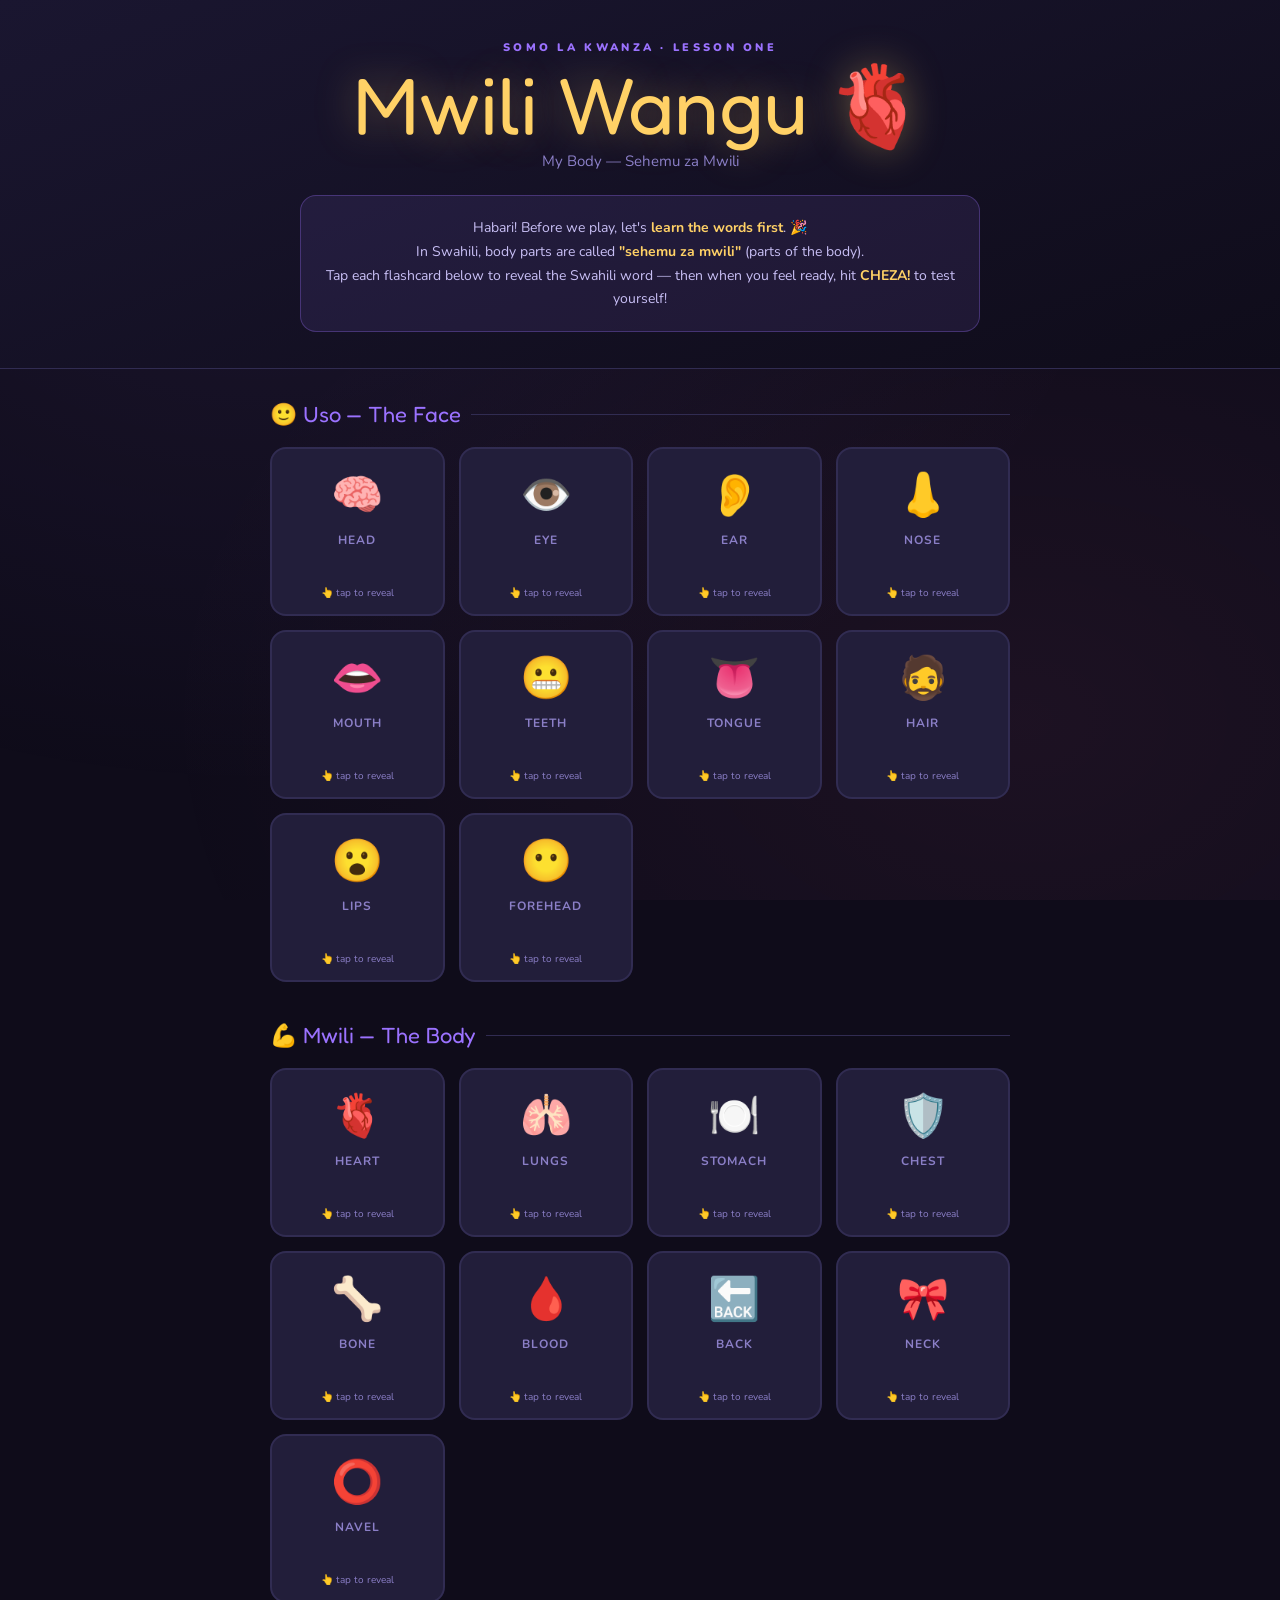
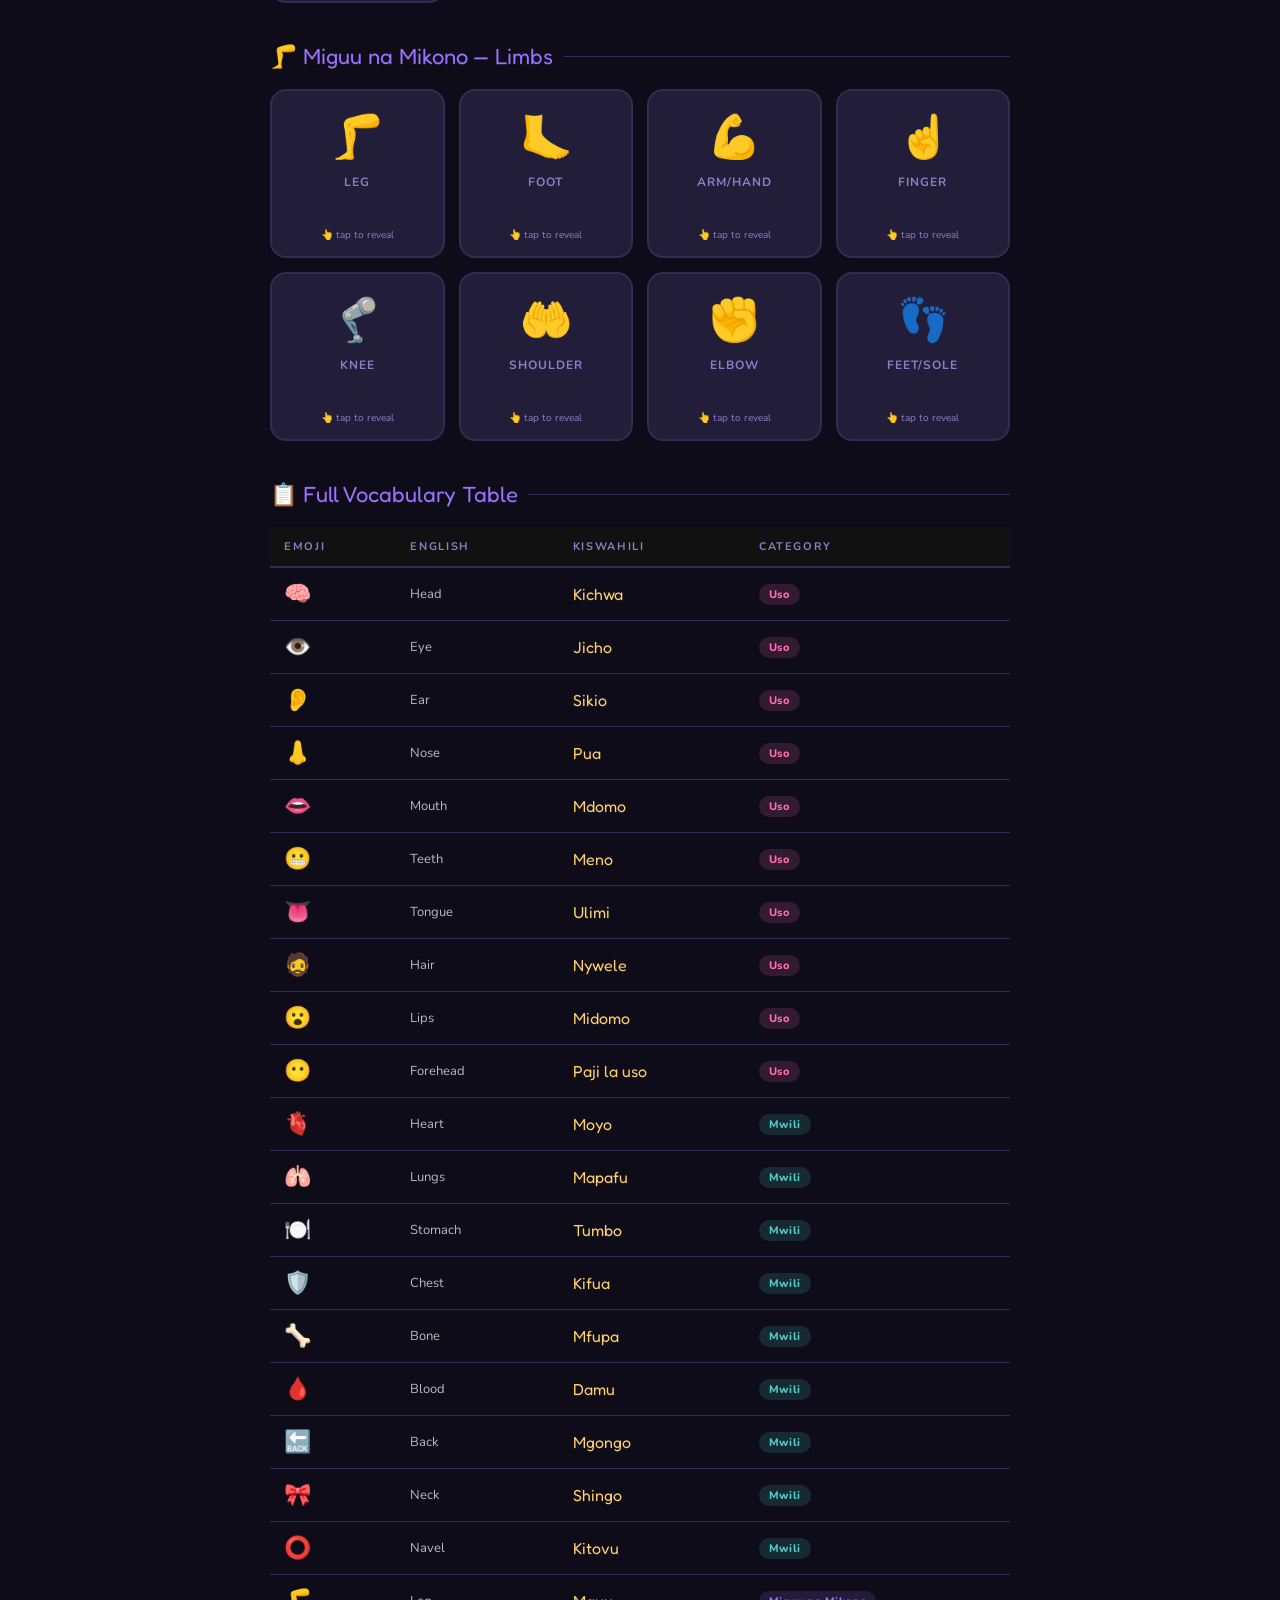
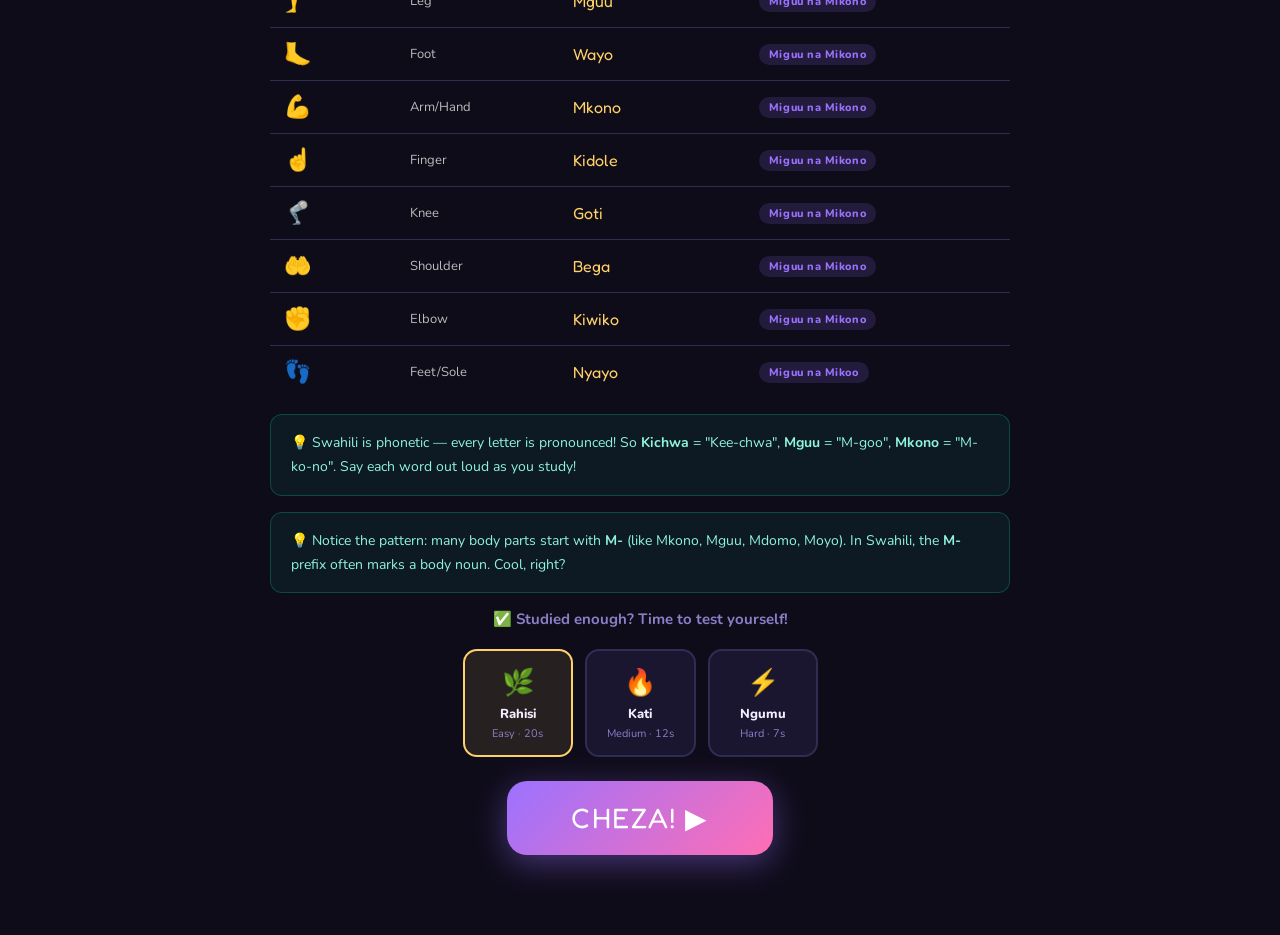
<file: lessons/swahili_body_parts_game.html>
<!DOCTYPE html>
<html lang="en">
<head>
<meta charset="UTF-8">
<meta name="viewport" content="width=device-width, initial-scale=1.0">
<title>Mwili – Swahili Body Parts</title>
<link href="https://fonts.googleapis.com/css2?family=Fredoka+One&family=Nunito:wght@400;600;700;800;900&display=swap" rel="stylesheet">
<style>
  :root {
    --bg: #0f0c1a;
    --surface: #1a1630;
    --card: #221e3a;
    --border: #312c52;
    --gold: #ffd166;
    --green: #06d6a0;
    --red: #ef476f;
    --purple: #9b72ff;
    --pink: #ff6eb4;
    --blue: #4ecdc4;
    --orange: #ff9f1c;
    --text: #f0eeff;
    --muted: #8b7fc7;
  }

  * { box-sizing: border-box; margin: 0; padding: 0; }

  body {
    background: var(--bg);
    color: var(--text);
    font-family: 'Nunito', sans-serif;
    min-height: 100vh;
    overflow-x: hidden;
  }

  body::before {
    content: '';
    position: fixed;
    inset: 0;
    background:
      radial-gradient(ellipse at 20% 20%, rgba(155,114,255,0.08) 0%, transparent 60%),
      radial-gradient(ellipse at 80% 80%, rgba(255,110,180,0.06) 0%, transparent 60%);
    pointer-events: none;
    z-index: 0;
  }

  .screen { display: none; position: relative; z-index: 1; }
  .screen.active { display: flex; }

  /* =========================================================
     LEARN SCREEN
  ========================================================= */
  #learnScreen {
    flex-direction: column;
    align-items: center;
    min-height: 100vh;
    padding: 0 0 60px;
  }

  .learn-hero {
    width: 100%;
    background: linear-gradient(160deg, #1a1630, #0f0c1a);
    border-bottom: 1px solid var(--border);
    padding: 40px 20px 36px;
    text-align: center;
  }
  .learn-eyebrow {
    font-size: 11px;
    letter-spacing: 0.3em;
    text-transform: uppercase;
    color: var(--purple);
    font-weight: 900;
    margin-bottom: 10px;
  }
  .learn-title {
    font-family: 'Fredoka One', cursive;
    font-size: clamp(40px, 10vw, 80px);
    color: var(--gold);
    text-shadow: 0 0 40px rgba(255,209,102,0.35);
    line-height: 1;
    margin-bottom: 6px;
  }
  .learn-sub {
    font-size: 15px;
    color: var(--muted);
    margin-bottom: 24px;
  }

  /* INTRO BOX */
  .intro-banner {
    max-width: 680px;
    width: 90%;
    margin: 0 auto;
    background: rgba(155,114,255,0.1);
    border: 1px solid rgba(155,114,255,0.3);
    border-radius: 16px;
    padding: 20px 24px;
    font-size: 14px;
    color: #c8bff5;
    line-height: 1.7;
  }
  .intro-banner strong { color: var(--gold); }

  /* BODY DIAGRAM */
  .body-section {
    width: 100%;
    max-width: 780px;
    padding: 32px 20px 0;
    margin: 0 auto;
  }
  .section-heading {
    font-family: 'Fredoka One', cursive;
    font-size: 22px;
    color: var(--purple);
    margin-bottom: 20px;
    display: flex;
    align-items: center;
    gap: 10px;
  }
  .section-heading::after {
    content: '';
    flex: 1;
    height: 1px;
    background: var(--border);
  }

  /* FLASHCARD GRID */
  .flashcard-grid {
    display: grid;
    grid-template-columns: repeat(auto-fill, minmax(140px, 1fr));
    gap: 14px;
    margin-bottom: 40px;
  }
  .flashcard {
    background: var(--card);
    border: 2px solid var(--border);
    border-radius: 16px;
    padding: 18px 12px 14px;
    text-align: center;
    cursor: pointer;
    transition: all 0.2s;
    user-select: none;
  }
  .flashcard:hover { border-color: var(--purple); transform: translateY(-4px); box-shadow: 0 8px 24px rgba(155,114,255,0.2); }
  .flashcard.flipped { border-color: var(--gold); background: rgba(255,209,102,0.08); }
  .fc-emoji { font-size: 42px; display: block; margin-bottom: 8px; }
  .fc-english { font-size: 12px; color: var(--muted); font-weight: 700; text-transform: uppercase; letter-spacing: 0.08em; margin-bottom: 6px; }
  .fc-swahili {
    font-family: 'Fredoka One', cursive;
    font-size: 18px;
    color: var(--gold);
    min-height: 28px;
    transition: opacity 0.2s;
  }
  .fc-swahili.hidden { opacity: 0; }
  .fc-tap { font-size: 10px; color: var(--muted); margin-top: 4px; }

  /* FULL TABLE */
  .vocab-table {
    width: 100%;
    border-collapse: collapse;
    margin-bottom: 16px;
    font-size: 14px;
  }
  .vocab-table thead tr { background: #111; border-bottom: 2px solid var(--border); }
  .vocab-table th {
    padding: 12px 14px;
    text-align: left;
    font-size: 11px;
    letter-spacing: 0.15em;
    color: var(--muted);
    text-transform: uppercase;
    font-weight: 700;
  }
  .vocab-table td { padding: 11px 14px; border-bottom: 1px solid var(--border); vertical-align: middle; }
  .vocab-table tr:last-child td { border-bottom: none; }
  .vocab-table tr:hover td { background: rgba(255,255,255,0.02); }
  .sw-word { font-family: 'Fredoka One', cursive; font-size: 16px; color: var(--gold); }
  .en-word { color: #bbb; font-size: 13px; }
  .category-badge {
    display: inline-block;
    padding: 3px 10px;
    border-radius: 20px;
    font-size: 11px;
    font-weight: 800;
    letter-spacing: 0.05em;
  }

  /* TIPS */
  .tip-card {
    background: rgba(6,214,160,0.07);
    border: 1px solid rgba(6,214,160,0.25);
    border-radius: 12px;
    padding: 16px 20px;
    font-size: 14px;
    color: #8ef5dd;
    margin-bottom: 16px;
    line-height: 1.7;
  }
  .tip-card::before { content: '💡 '; }

  /* PLAY BUTTON */
  .play-wrap {
    width: 100%;
    max-width: 780px;
    margin: 0 auto;
    padding: 0 20px 20px;
    text-align: center;
  }
  .play-ready-text {
    font-size: 15px;
    color: var(--muted);
    margin-bottom: 20px;
    font-weight: 700;
  }
  .mode-row {
    display: flex;
    justify-content: center;
    gap: 12px;
    margin-bottom: 24px;
    flex-wrap: wrap;
  }
  .mode-btn {
    background: var(--surface);
    border: 2px solid var(--border);
    border-radius: 14px;
    padding: 14px 20px;
    cursor: pointer;
    transition: all 0.2s;
    text-align: center;
    color: var(--text);
    min-width: 110px;
  }
  .mode-btn:hover { border-color: var(--gold); transform: translateY(-2px); }
  .mode-btn.selected { border-color: var(--gold); background: rgba(255,209,102,0.1); }
  .mode-icon { font-size: 26px; display: block; margin-bottom: 5px; }
  .mode-label { font-size: 13px; font-weight: 800; display: block; }
  .mode-desc { font-size: 11px; color: var(--muted); display: block; margin-top: 3px; }

  .big-play-btn {
    background: linear-gradient(135deg, var(--purple), var(--pink));
    color: #fff;
    border: none;
    border-radius: 20px;
    padding: 20px 64px;
    font-family: 'Fredoka One', cursive;
    font-size: 28px;
    cursor: pointer;
    box-shadow: 0 8px 32px rgba(155,114,255,0.4);
    transition: all 0.2s;
    letter-spacing: 0.05em;
  }
  .big-play-btn:hover { transform: translateY(-4px) scale(1.04); box-shadow: 0 14px 40px rgba(155,114,255,0.55); }

  /* =========================================================
     GAME SCREEN
  ========================================================= */
  #gameScreen {
    flex-direction: column;
    align-items: center;
    min-height: 100vh;
    padding: 20px 16px 40px;
  }

  .top-bar {
    display: flex;
    justify-content: space-between;
    align-items: center;
    width: 100%;
    max-width: 700px;
    margin-bottom: 16px;
  }
  .stat-pill {
    background: var(--surface);
    border: 1px solid var(--border);
    border-radius: 20px;
    padding: 8px 18px;
    font-size: 14px;
    font-weight: 800;
    display: flex;
    align-items: center;
    gap: 6px;
  }
  .stat-pill .label { color: var(--muted); font-size: 11px; font-weight: 700; letter-spacing: 0.1em; text-transform: uppercase; }
  .stat-pill .val { color: var(--gold); font-size: 18px; }

  .timer-wrap { position: relative; width: 70px; height: 70px; flex-shrink: 0; }
  .timer-svg { width: 70px; height: 70px; transform: rotate(-90deg); }
  .timer-track { fill: none; stroke: var(--border); stroke-width: 5; }
  .timer-bar { fill: none; stroke: var(--green); stroke-width: 5; stroke-linecap: round; stroke-dasharray: 188.5; stroke-dashoffset: 0; transition: stroke-dashoffset 1s linear, stroke 0.5s; }
  .timer-text { position: absolute; inset: 0; display: flex; align-items: center; justify-content: center; font-family: 'Fredoka One', cursive; font-size: 22px; }

  .streak-bar {
    width: 100%;
    max-width: 700px;
    display: flex;
    align-items: center;
    gap: 10px;
    margin-bottom: 14px;
    font-size: 13px;
    font-weight: 800;
    color: var(--muted);
  }
  .streak-flames { color: var(--orange); font-size: 18px; letter-spacing: -2px; }

  .q-counter { width: 100%; max-width: 700px; margin-bottom: 14px; }
  .q-counter-text { display: flex; justify-content: space-between; font-size: 12px; color: var(--muted); font-weight: 700; margin-bottom: 6px; letter-spacing: 0.1em; text-transform: uppercase; }
  .q-progress-track { height: 6px; background: var(--border); border-radius: 3px; overflow: hidden; }
  .q-progress-fill { height: 100%; background: linear-gradient(90deg, var(--purple), var(--pink)); border-radius: 3px; transition: width 0.5s ease; }

  /* BODY PART CARD */
  .body-card {
    background: var(--surface);
    border: 2px solid var(--border);
    border-radius: 24px;
    width: 100%;
    max-width: 700px;
    overflow: hidden;
    margin-bottom: 20px;
    box-shadow: 0 8px 40px rgba(0,0,0,0.4);
    transition: border-color 0.3s, box-shadow 0.3s;
  }
  .body-card.correct-card { border-color: var(--green); box-shadow: 0 8px 40px rgba(6,214,160,0.3); }
  .body-card.wrong-card { border-color: var(--red); box-shadow: 0 8px 40px rgba(239,71,111,0.3); }

  .body-image-wrap {
    width: 100%;
    height: 240px;
    background: var(--card);
    display: flex;
    align-items: center;
    justify-content: center;
    flex-direction: column;
    gap: 8px;
    position: relative;
  }
  .body-emoji-big {
    font-size: 120px;
    line-height: 1;
    filter: drop-shadow(0 8px 16px rgba(0,0,0,0.5));
    animation: pop 0.5s cubic-bezier(0.34, 1.56, 0.64, 1);
    user-select: none;
  }
  @keyframes pop {
    from { transform: scale(0.3) rotate(-10deg); opacity: 0; }
    to { transform: scale(1) rotate(0); opacity: 1; }
  }
  .body-category-tag {
    position: absolute;
    bottom: 12px;
    right: 14px;
    font-size: 11px;
    font-weight: 900;
    letter-spacing: 0.1em;
    text-transform: uppercase;
    padding: 4px 10px;
    border-radius: 8px;
    background: rgba(0,0,0,0.5);
    color: var(--muted);
  }

  .question-text {
    padding: 18px 24px;
    font-family: 'Fredoka One', cursive;
    font-size: clamp(17px, 3.5vw, 24px);
    text-align: center;
    border-top: 1px solid var(--border);
    line-height: 1.4;
  }
  .q-hint { color: var(--muted); font-size: 14px; display: block; margin-top: 4px; font-family: 'Nunito', sans-serif; font-weight: 700; }

  .options-grid {
    display: grid;
    grid-template-columns: 1fr 1fr;
    gap: 12px;
    width: 100%;
    max-width: 700px;
    margin-bottom: 16px;
  }
  .opt-btn {
    background: var(--surface);
    border: 2px solid var(--border);
    border-radius: 16px;
    padding: 16px 12px;
    cursor: pointer;
    font-family: 'Fredoka One', cursive;
    font-size: clamp(15px, 3vw, 20px);
    color: var(--text);
    transition: all 0.18s;
    text-align: center;
    line-height: 1.2;
  }
  .opt-btn:hover:not(.disabled) { border-color: var(--purple); transform: translateY(-2px); background: rgba(155,114,255,0.08); }
  .opt-btn.correct-opt { border-color: var(--green); background: rgba(6,214,160,0.15); color: var(--green); }
  .opt-btn.wrong-opt { border-color: var(--red); background: rgba(239,71,111,0.12); color: var(--red); }
  .opt-btn.disabled { cursor: default; pointer-events: none; opacity: 0.6; }
  .opt-btn.correct-opt.disabled { opacity: 1; }

  /* FEEDBACK */
  .feedback-popup { position: fixed; top: 50%; left: 50%; transform: translate(-50%, -50%) scale(0); z-index: 100; text-align: center; pointer-events: none; transition: transform 0.3s cubic-bezier(0.34, 1.56, 0.64, 1); }
  .feedback-popup.show { transform: translate(-50%, -50%) scale(1); }
  .feedback-popup.hide { transform: translate(-50%, -50%) scale(0); transition-duration: 0.15s; }
  .feedback-inner { font-family: 'Fredoka One', cursive; font-size: 52px; text-shadow: 0 4px 20px rgba(0,0,0,0.5); }
  .feedback-pts { font-family: 'Fredoka One', cursive; font-size: 22px; color: var(--gold); display: block; }

  /* END SCREEN */
  #endScreen { flex-direction: column; align-items: center; justify-content: center; min-height: 100vh; padding: 40px 20px; text-align: center; }
  .trophy { font-size: 80px; margin-bottom: 16px; animation: pop 0.8s cubic-bezier(0.34, 1.56, 0.64, 1); }
  .end-title { font-family: 'Fredoka One', cursive; font-size: clamp(36px, 8vw, 64px); color: var(--gold); margin-bottom: 8px; }
  .end-subtitle { font-size: 15px; color: var(--muted); margin-bottom: 32px; }

  .results-grid { display: grid; grid-template-columns: repeat(3, 1fr); gap: 14px; width: 100%; max-width: 480px; margin-bottom: 32px; }
  .result-box { background: var(--surface); border: 1px solid var(--border); border-radius: 16px; padding: 18px 10px; text-align: center; }
  .result-box .r-icon { font-size: 26px; display: block; margin-bottom: 6px; }
  .result-box .r-val { font-family: 'Fredoka One', cursive; font-size: 30px; color: var(--gold); display: block; }
  .result-box .r-label { font-size: 11px; color: var(--muted); font-weight: 700; text-transform: uppercase; letter-spacing: 0.1em; }

  .new-record { background: linear-gradient(135deg, rgba(255,209,102,0.15), rgba(255,159,28,0.15)); border: 2px solid var(--gold); border-radius: 12px; padding: 12px 24px; font-family: 'Fredoka One', cursive; font-size: 20px; color: var(--gold); margin-bottom: 20px; display: none; }
  .new-record.show { display: block; }

  .grade-bar { width: 100%; max-width: 400px; margin-bottom: 28px; }
  .grade-label { font-size: 12px; color: var(--muted); font-weight: 700; margin-bottom: 8px; letter-spacing: 0.1em; text-transform: uppercase; }
  .grade-track { height: 12px; background: var(--border); border-radius: 6px; overflow: hidden; }
  .grade-fill { height: 100%; background: linear-gradient(90deg, var(--purple), var(--gold)); border-radius: 6px; transition: width 1.2s ease; width: 0%; }

  .end-buttons { display: flex; gap: 14px; flex-wrap: wrap; justify-content: center; }
  .end-btn { border-radius: 16px; padding: 14px 30px; font-family: 'Fredoka One', cursive; font-size: 20px; cursor: pointer; border: none; transition: all 0.2s; }
  .end-btn.primary { background: linear-gradient(135deg, var(--purple), var(--pink)); color: #fff; box-shadow: 0 4px 20px rgba(155,114,255,0.3); }
  .end-btn.primary:hover { transform: translateY(-3px); }
  .end-btn.secondary { background: var(--surface); color: var(--text); border: 1px solid var(--border); }
  .end-btn.secondary:hover { border-color: var(--gold); }
  .end-btn.tertiary { background: var(--surface); color: var(--purple); border: 1px solid var(--purple); }
  .end-btn.tertiary:hover { background: rgba(155,114,255,0.1); }

  .confetti-piece { position: fixed; width: 10px; height: 10px; top: -10px; border-radius: 2px; animation: fall linear forwards; z-index: 200; pointer-events: none; }
  @keyframes fall { 0% { transform: translateY(0) rotate(0deg); opacity: 1; } 100% { transform: translateY(100vh) rotate(720deg); opacity: 0; } }

  @media (max-width: 480px) {
    .flashcard-grid { grid-template-columns: repeat(3, 1fr); }
  }
</style>
</head>
<body>

<!-- =========================================================
     LEARN SCREEN
========================================================= -->
<div class="screen active" id="learnScreen">

  <div class="learn-hero">
    <div class="learn-eyebrow">Somo la Kwanza · Lesson One</div>
    <div class="learn-title">Mwili Wangu 🫀</div>
    <div class="learn-sub">My Body — Sehemu za Mwili</div>
    <div class="intro-banner">
      Habari! Before we play, let's <strong>learn the words first</strong>. 🎉<br>
      In Swahili, body parts are called <strong>"sehemu za mwili"</strong> (parts of the body).<br>
      Tap each flashcard below to reveal the Swahili word — then when you feel ready, hit <strong>CHEZA!</strong> to test yourself!
    </div>
  </div>

  <!-- FLASHCARDS -->
  <div class="body-section">

    <div class="section-heading">🙂 Uso — The Face</div>
    <div class="flashcard-grid" id="faceCards"></div>

    <div class="section-heading">💪 Mwili — The Body</div>
    <div class="flashcard-grid" id="bodyCards"></div>

    <div class="section-heading">🦵 Miguu na Mikono — Limbs</div>
    <div class="flashcard-grid" id="limbCards"></div>

    <div class="section-heading">📋 Full Vocabulary Table</div>
    <table class="vocab-table">
      <thead><tr><th>Emoji</th><th>English</th><th>Kiswahili</th><th>Category</th></tr></thead>
      <tbody id="vocabTableBody"></tbody>
    </table>

    <div class="tip-card">
      Swahili is phonetic — every letter is pronounced! So <strong>Kichwa</strong> = "Kee-chwa", <strong>Mguu</strong> = "M-goo", <strong>Mkono</strong> = "M-ko-no". Say each word out loud as you study!
    </div>
    <div class="tip-card">
      Notice the pattern: many body parts start with <strong>M-</strong> (like Mkono, Mguu, Mdomo, Moyo). In Swahili, the <strong>M-</strong> prefix often marks a body noun. Cool, right?
    </div>

  </div>

  <!-- PLAY SECTION -->
  <div class="play-wrap">
    <div class="play-ready-text">✅ Studied enough? Time to test yourself!</div>
    <div class="mode-row">
      <div class="mode-btn selected" data-mode="easy" onclick="selectMode(this,'easy')">
        <span class="mode-icon">🌿</span>
        <span class="mode-label">Rahisi</span>
        <span class="mode-desc">Easy · 20s</span>
      </div>
      <div class="mode-btn" data-mode="medium" onclick="selectMode(this,'medium')">
        <span class="mode-icon">🔥</span>
        <span class="mode-label">Kati</span>
        <span class="mode-desc">Medium · 12s</span>
      </div>
      <div class="mode-btn" data-mode="hard" onclick="selectMode(this,'hard')">
        <span class="mode-icon">⚡</span>
        <span class="mode-label">Ngumu</span>
        <span class="mode-desc">Hard · 7s</span>
      </div>
    </div>
    <button class="big-play-btn" onclick="startGame()">CHEZA! ▶</button>
  </div>
</div>

<!-- =========================================================
     GAME SCREEN
========================================================= -->
<div class="screen" id="gameScreen">
  <div class="top-bar">
    <div class="stat-pill"><span class="label">Score</span><span class="val" id="scoreDisplay">0</span></div>
    <div class="timer-wrap">
      <svg class="timer-svg" viewBox="0 0 70 70">
        <circle class="timer-track" cx="35" cy="35" r="30"/>
        <circle class="timer-bar" id="timerBar" cx="35" cy="35" r="30"/>
      </svg>
      <div class="timer-text" id="timerText">20</div>
    </div>
    <div class="stat-pill"><span class="label">✓</span><span class="val" id="correctDisplay">0</span></div>
  </div>

  <div class="streak-bar">
    <span class="streak-flames" id="streakFlames">🔥</span>
    <span>Streak: </span>
    <span style="color:var(--orange);font-size:16px;font-weight:800;" id="streakDisplay">0</span>
    <span style="margin-left:auto;font-size:12px;color:var(--muted)" id="streakBonus"></span>
  </div>

  <div class="q-counter">
    <div class="q-counter-text">
      <span id="qCounterText">Question 1 of 12</span>
      <span id="qPctText">0%</span>
    </div>
    <div class="q-progress-track"><div class="q-progress-fill" id="qProgressFill" style="width:0%"></div></div>
  </div>

  <div class="body-card" id="bodyCard">
    <div class="body-image-wrap">
      <div class="body-emoji-big" id="bodyEmoji">👁️</div>
      <div class="body-category-tag" id="bodyTag">MWILI</div>
    </div>
    <div class="question-text">
      Hii inaitwa nini kwa Kiswahili?
      <span class="q-hint" id="qHint">What is this called in Swahili?</span>
    </div>
  </div>

  <div class="options-grid" id="optionsGrid"></div>
</div>

<!-- =========================================================
     END SCREEN
========================================================= -->
<div class="screen" id="endScreen">
  <div class="trophy" id="trophyIcon">🏆</div>
  <div class="end-title" id="endTitle">Hongera!</div>
  <div class="end-subtitle" id="endSubtitle">Well done!</div>
  <div class="new-record" id="newRecord">🌟 NEW BEST SCORE! 🌟</div>
  <div class="results-grid">
    <div class="result-box"><span class="r-icon">⭐</span><span class="r-val" id="finalScore">0</span><span class="r-label">Points</span></div>
    <div class="result-box"><span class="r-icon">✅</span><span class="r-val" id="finalCorrect">0</span><span class="r-label">Correct</span></div>
    <div class="result-box"><span class="r-icon">🔥</span><span class="r-val" id="finalStreak">0</span><span class="r-label">Best Streak</span></div>
  </div>
  <div class="grade-bar">
    <div class="grade-label">Accuracy</div>
    <div class="grade-track"><div class="grade-fill" id="gradeFill"></div></div>
  </div>
  <div class="end-buttons">
    <button class="end-btn primary" onclick="startGame()">🔄 Play Again</button>
    <button class="end-btn tertiary" onclick="goLearn()">📚 Study More</button>
    <button class="end-btn secondary" onclick="goLearn()">🏠 Home</button>
  </div>
</div>

<!-- FEEDBACK -->
<div class="feedback-popup" id="feedbackPopup">
  <div class="feedback-inner" id="feedbackInner"></div>
  <span class="feedback-pts" id="feedbackPts"></span>
</div>

<script>
const BODY_PARTS = [
  // Face
  { emoji: '🧠', english: 'Head',       swahili: 'Kichwa',   category: 'Uso' },
  { emoji: '👁️',  english: 'Eye',        swahili: 'Jicho',    category: 'Uso' },
  { emoji: '👀',  english: 'Eyes',       swahili: 'Macho',    category: 'Uso' },
  { emoji: '👂',  english: 'Ear',        swahili: 'Sikio',    category: 'Uso' },
  { emoji: '👃',  english: 'Nose',       swahili: 'Pua',      category: 'Uso' },
  { emoji: '👄',  english: 'Mouth',      swahili: 'Mdomo',    category: 'Uso' },
  { emoji: '😁',  english: 'Teeth',      swahili: 'Meno',     category: 'Uso' },
  { emoji: '👅',  english: 'Tongue',     swahili: 'Ulimi',    category: 'Uso' },
  { emoji: '🫦',  english: 'Lips',       swahili: 'Midomo',   category: 'Uso' },
  { emoji: '🧔',  english: 'Hair',       swahili: 'Nywele',   category: 'Uso' },
  { emoji: '🙈',  english: 'Forehead',   swahili: 'Paji la uso', category: 'Uso' },
  // Body
  { emoji: '🫀',  english: 'Heart',      swahili: 'Moyo',     category: 'Mwili' },
  { emoji: '🫁',  english: 'Lungs',      swahili: 'Mapafu',   category: 'Mwili' },
  { emoji: '🤰',  english: 'Stomach',    swahili: 'Tumbo',    category: 'Mwili' },
  { emoji: '🫶',  english: 'Chest',      swahili: 'Kifua',    category: 'Mwili' },
  { emoji: '🦴',  english: 'Bone',       swahili: 'Mfupa',    category: 'Mwili' },
  { emoji: '🩸',  english: 'Blood',      swahili: 'Damu',     category: 'Mwili' },
  { emoji: '🧍',  english: 'Back',       swahili: 'Mgongo',   category: 'Mwili' },
  { emoji: '🪢',  english: 'Neck',       swahili: 'Shingo',   category: 'Mwili' },
  { emoji: '🫃',  english: 'Belly/Navel', swahili: 'Kitovu',  category: 'Mwili' },
  // Limbs
  { emoji: '🦵',  english: 'Leg',        swahili: 'Mguu',     category: 'Miguu na Mikono' },
  { emoji: '🦶',  english: 'Foot',       swahili: 'Wayo',     category: 'Miguu na Mikono' },
  { emoji: '💪',  english: 'Arm',        swahili: 'Mkono',    category: 'Miguu na Mikono' },
  { emoji: '🤚',  english: 'Hand',       swahili: 'Mkono',    category: 'Miguu na Mikono' },
  { emoji: '☝️',  english: 'Finger',     swahili: 'Kidole',   category: 'Miguu na Mikono' },
  { emoji: '🦷',  english: 'Knee',       swahili: 'Goti',     category: 'Miguu na Mikono' },
  { emoji: '🦊',  english: 'Shoulder',   swahili: 'Bega',     category: 'Miguu na Mikono' },
  { emoji: '🤜',  english: 'Elbow',      swahili: 'Kiwiko',   category: 'Miguu na Mikono' },
  { emoji: '🦷',  english: 'Toe',        swahili: 'Kidole cha mguu', category: 'Miguu na Mikono' },
  { emoji: '👣',  english: 'Footprint/Feet', swahili: 'Nyayo', category: 'Miguu na Mikono' },
];

// Fix duplicate emojis
const FACE_PARTS = [
  { emoji: '🧠', english: 'Head',       swahili: 'Kichwa',      category: 'Uso' },
  { emoji: '👁️', english: 'Eye',        swahili: 'Jicho',       category: 'Uso' },
  { emoji: '👂', english: 'Ear',        swahili: 'Sikio',       category: 'Uso' },
  { emoji: '👃', english: 'Nose',       swahili: 'Pua',         category: 'Uso' },
  { emoji: '👄', english: 'Mouth',      swahili: 'Mdomo',       category: 'Uso' },
  { emoji: '😬', english: 'Teeth',      swahili: 'Meno',        category: 'Uso' },
  { emoji: '👅', english: 'Tongue',     swahili: 'Ulimi',       category: 'Uso' },
  { emoji: '🧔', english: 'Hair',       swahili: 'Nywele',      category: 'Uso' },
  { emoji: '😮', english: 'Lips',       swahili: 'Midomo',      category: 'Uso' },
  { emoji: '😶', english: 'Forehead',   swahili: 'Paji la uso', category: 'Uso' },
];
const BODY_SECTION = [
  { emoji: '🫀', english: 'Heart',      swahili: 'Moyo',    category: 'Mwili' },
  { emoji: '🫁', english: 'Lungs',      swahili: 'Mapafu',  category: 'Mwili' },
  { emoji: '🍽️', english: 'Stomach',   swahili: 'Tumbo',   category: 'Mwili' },
  { emoji: '🛡️', english: 'Chest',     swahili: 'Kifua',   category: 'Mwili' },
  { emoji: '🦴', english: 'Bone',       swahili: 'Mfupa',   category: 'Mwili' },
  { emoji: '🩸', english: 'Blood',      swahili: 'Damu',    category: 'Mwili' },
  { emoji: '🔙', english: 'Back',       swahili: 'Mgongo',  category: 'Mwili' },
  { emoji: '🎀', english: 'Neck',       swahili: 'Shingo',  category: 'Mwili' },
  { emoji: '⭕', english: 'Navel',      swahili: 'Kitovu',  category: 'Mwili' },
];
const LIMB_SECTION = [
  { emoji: '🦵', english: 'Leg',        swahili: 'Mguu',    category: 'Miguu na Mikono' },
  { emoji: '🦶', english: 'Foot',       swahili: 'Wayo',    category: 'Miguu na Mikono' },
  { emoji: '💪', english: 'Arm/Hand',   swahili: 'Mkono',   category: 'Miguu na Mikono' },
  { emoji: '☝️', english: 'Finger',     swahili: 'Kidole',  category: 'Miguu na Mikono' },
  { emoji: '🦿', english: 'Knee',       swahili: 'Goti',    category: 'Miguu na Mikono' },
  { emoji: '🤲', english: 'Shoulder',   swahili: 'Bega',    category: 'Miguu na Mikono' },
  { emoji: '✊', english: 'Elbow',      swahili: 'Kiwiko',  category: 'Miguu na Mikono' },
  { emoji: '👣', english: 'Feet/Sole',  swahili: 'Nyayo',   category: 'Miguu na Mikoo' },
];

const ALL_PARTS = [...FACE_PARTS, ...BODY_SECTION, ...LIMB_SECTION];

const CATEGORY_COLORS = {
  'Uso': { bg: 'rgba(255,110,180,0.15)', color: '#ff6eb4' },
  'Mwili': { bg: 'rgba(78,205,196,0.15)', color: '#4ecdc4' },
  'Miguu na Mikono': { bg: 'rgba(155,114,255,0.15)', color: '#9b72ff' },
  'Miguu na Mikoo': { bg: 'rgba(155,114,255,0.15)', color: '#9b72ff' },
};

// Build flashcards
function buildFlashcards(parts, containerId) {
  const container = document.getElementById(containerId);
  parts.forEach(p => {
    const card = document.createElement('div');
    card.className = 'flashcard';
    card.innerHTML = `
      <span class="fc-emoji">${p.emoji}</span>
      <div class="fc-english">${p.english}</div>
      <div class="fc-swahili hidden" id="sw-${containerId}-${p.english.replace(/\s/g,'')}">${p.swahili}</div>
      <div class="fc-tap">👆 tap to reveal</div>
    `;
    card.onclick = () => {
      const sw = card.querySelector('.fc-swahili');
      sw.classList.toggle('hidden');
      card.classList.toggle('flipped');
      card.querySelector('.fc-tap').textContent = card.classList.contains('flipped') ? '✓ got it!' : '👆 tap to reveal';
    };
    container.appendChild(card);
  });
}

// Build vocab table
function buildTable() {
  const tbody = document.getElementById('vocabTableBody');
  ALL_PARTS.forEach(p => {
    const c = CATEGORY_COLORS[p.category] || { bg: 'rgba(255,209,102,0.1)', color: '#ffd166' };
    const tr = document.createElement('tr');
    tr.innerHTML = `
      <td style="font-size:22px">${p.emoji}</td>
      <td class="en-word">${p.english}</td>
      <td><span class="sw-word">${p.swahili}</span></td>
      <td><span class="category-badge" style="background:${c.bg};color:${c.color}">${p.category}</span></td>
    `;
    tbody.appendChild(tr);
  });
}

buildFlashcards(FACE_PARTS, 'faceCards');
buildFlashcards(BODY_SECTION, 'bodyCards');
buildFlashcards(LIMB_SECTION, 'limbCards');
buildTable();

// ===== GAME LOGIC =====
const MODES = { easy: 20, medium: 12, hard: 7 };
const TOTAL_QUESTIONS = 12;

let mode = 'easy';
let score = 0, correct = 0, streak = 0, bestStreak = 0;
let currentQ = 0, timeLeft = 20, maxTime = 20;
let timerInterval = null, answered = false, questions = [];
let bestScore = parseInt(localStorage.getItem('mwiliBest') || '0');

function selectMode(el, m) {
  document.querySelectorAll('.mode-btn').forEach(b => b.classList.remove('selected'));
  el.classList.add('selected');
  mode = m;
}

function shuffle(arr) { return [...arr].sort(() => Math.random() - 0.5); }

function generateQuestions() {
  const pool = shuffle(ALL_PARTS).slice(0, TOTAL_QUESTIONS);
  return pool.map(part => {
    const others = shuffle(ALL_PARTS.filter(p => p.swahili !== part.swahili));
    const wrongs = [...new Map(others.map(p => [p.swahili, p])).values()].slice(0, 3).map(p => p.swahili);
    const opts = shuffle([part.swahili, ...wrongs]);
    return { ...part, options: opts };
  });
}

function startGame() {
  score = 0; correct = 0; streak = 0; bestStreak = 0; currentQ = 0; answered = false;
  maxTime = MODES[mode];
  questions = generateQuestions();
  document.getElementById('scoreDisplay').textContent = 0;
  document.getElementById('correctDisplay').textContent = 0;
  document.getElementById('streakDisplay').textContent = 0;
  showScreen('gameScreen');
  loadQuestion();
}

function loadQuestion() {
  if (currentQ >= TOTAL_QUESTIONS) { endGame(); return; }
  answered = false;
  const q = questions[currentQ];
  const pct = Math.round((currentQ / TOTAL_QUESTIONS) * 100);
  const catColor = CATEGORY_COLORS[q.category] || { color: '#ffd166' };

  document.getElementById('bodyEmoji').textContent = q.emoji;
  document.getElementById('bodyTag').textContent = q.category.toUpperCase();
  document.getElementById('qHint').textContent = `(${q.english})`;
  document.getElementById('qCounterText').textContent = `Question ${currentQ + 1} of ${TOTAL_QUESTIONS}`;
  document.getElementById('qPctText').textContent = pct + '%';
  document.getElementById('qProgressFill').style.width = pct + '%';
  document.getElementById('bodyCard').className = 'body-card';

  const em = document.getElementById('bodyEmoji');
  em.style.animation = 'none'; void em.offsetWidth; em.style.animation = 'pop 0.5s cubic-bezier(0.34,1.56,0.64,1)';

  const flames = Math.min(streak, 5);
  document.getElementById('streakFlames').textContent = '🔥'.repeat(Math.max(1, flames));
  document.getElementById('streakDisplay').textContent = streak;
  document.getElementById('streakBonus').textContent = streak >= 3 ? `+${streak * 5} bonus/correct!` : '';

  const grid = document.getElementById('optionsGrid');
  grid.innerHTML = '';
  q.options.forEach(opt => {
    const btn = document.createElement('button');
    btn.className = 'opt-btn';
    btn.textContent = opt;
    btn.onclick = () => handleAnswer(btn, opt, q.swahili);
    grid.appendChild(btn);
  });

  startTimer();
}

function startTimer() {
  clearInterval(timerInterval);
  timeLeft = maxTime;
  updateTimerUI();
  timerInterval = setInterval(() => {
    timeLeft--;
    updateTimerUI();
    if (timeLeft <= 0) { clearInterval(timerInterval); if (!answered) timeOut(); }
  }, 1000);
}

function updateTimerUI() {
  const circumference = 188.5;
  const pct = timeLeft / maxTime;
  document.getElementById('timerBar').style.strokeDashoffset = circumference * (1 - pct);
  document.getElementById('timerText').textContent = timeLeft;
  const bar = document.getElementById('timerBar');
  bar.style.stroke = pct > 0.5 ? 'var(--green)' : pct > 0.25 ? 'var(--orange)' : 'var(--red)';
}

function handleAnswer(btn, chosen, correctAns) {
  if (answered) return;
  answered = true;
  clearInterval(timerInterval);

  const allBtns = document.querySelectorAll('.opt-btn');
  allBtns.forEach(b => {
    b.classList.add('disabled');
    if (b.textContent === correctAns) b.classList.add('correct-opt');
  });

  if (chosen === correctAns) {
    btn.classList.add('correct-opt');
    document.getElementById('bodyCard').classList.add('correct-card');
    streak++; correct++;
    if (streak > bestStreak) bestStreak = streak;
    const pts = 100 + Math.round(timeLeft * 2) + (streak >= 3 ? streak * 5 : 0);
    score += pts;
    document.getElementById('scoreDisplay').textContent = score;
    document.getElementById('correctDisplay').textContent = correct;
    document.getElementById('streakDisplay').textContent = streak;
    document.getElementById('streakFlames').textContent = '🔥'.repeat(Math.min(streak, 5));
    document.getElementById('streakBonus').textContent = streak >= 3 ? `+${streak * 5} bonus/correct!` : '';
    const msg = streak >= 5 ? '🤩 BORA SANA!' : streak >= 3 ? '🔥 MOTO!' : '✅ Sahihi!';
    showFeedback(msg, '+' + pts + ' pts');
  } else {
    btn.classList.add('wrong-opt');
    document.getElementById('bodyCard').classList.add('wrong-card');
    streak = 0;
    document.getElementById('streakDisplay').textContent = 0;
    document.getElementById('streakFlames').textContent = '🔥';
    document.getElementById('streakBonus').textContent = '';
    showFeedback('❌ Hapana!', '');
  }
  setTimeout(() => { currentQ++; loadQuestion(); }, 1400);
}

function timeOut() {
  answered = true;
  const correctAns = questions[currentQ].swahili;
  document.querySelectorAll('.opt-btn').forEach(b => {
    b.classList.add('disabled');
    if (b.textContent === correctAns) b.classList.add('correct-opt');
  });
  streak = 0;
  document.getElementById('streakDisplay').textContent = 0;
  document.getElementById('streakFlames').textContent = '🔥';
  showFeedback('⏰ Muda Kwisha!', '');
  setTimeout(() => { currentQ++; loadQuestion(); }, 1400);
}

function showFeedback(text, pts) {
  const popup = document.getElementById('feedbackPopup');
  document.getElementById('feedbackInner').textContent = text;
  document.getElementById('feedbackPts').textContent = pts;
  popup.className = 'feedback-popup show';
  setTimeout(() => { popup.className = 'feedback-popup hide'; }, 900);
}

function endGame() {
  clearInterval(timerInterval);
  const isNew = score > bestScore;
  if (isNew) { bestScore = score; localStorage.setItem('mwiliBest', bestScore); }
  const accuracy = Math.round((correct / TOTAL_QUESTIONS) * 100);

  let trophy = '🏆', title = 'Hongera!', subtitle = '';
  if (accuracy === 100) { trophy = '🌟'; title = 'Bora Kabisa!'; subtitle = 'Perfect! You know your body parts!'; }
  else if (accuracy >= 80) { trophy = '🥇'; title = 'Vizuri Sana!'; subtitle = 'Excellent! Almost perfect!'; }
  else if (accuracy >= 60) { trophy = '🥈'; title = 'Nzuri!'; subtitle = 'Good work! A little more practice!'; }
  else if (accuracy >= 40) { trophy = '🥉'; title = 'Endelea!'; subtitle = 'Keep going — go review the flashcards!'; }
  else { trophy = '📚'; title = 'Jifunze Zaidi!'; subtitle = 'Study the flashcards a bit more, then try again!'; }

  document.getElementById('trophyIcon').textContent = trophy;
  document.getElementById('endTitle').textContent = title;
  document.getElementById('endSubtitle').textContent = subtitle;
  document.getElementById('finalScore').textContent = score;
  document.getElementById('finalCorrect').textContent = correct + '/' + TOTAL_QUESTIONS;
  document.getElementById('finalStreak').textContent = bestStreak;
  if (isNew) document.getElementById('newRecord').classList.add('show');
  else document.getElementById('newRecord').classList.remove('show');

  showScreen('endScreen');
  setTimeout(() => { document.getElementById('gradeFill').style.width = accuracy + '%'; }, 300);
  if (accuracy >= 80) launchConfetti();
}

function launchConfetti() {
  const colors = ['#ffd166','#06d6a0','#9b72ff','#ef476f','#ff9f1c','#ff6eb4'];
  for (let i = 0; i < 60; i++) {
    setTimeout(() => {
      const el = document.createElement('div');
      el.className = 'confetti-piece';
      el.style.left = Math.random() * 100 + 'vw';
      el.style.background = colors[Math.floor(Math.random() * colors.length)];
      el.style.width = (Math.random() * 10 + 6) + 'px';
      el.style.height = (Math.random() * 10 + 6) + 'px';
      el.style.borderRadius = Math.random() > 0.5 ? '50%' : '2px';
      el.style.animationDuration = (Math.random() * 2 + 1.5) + 's';
      el.style.animationDelay = Math.random() * 0.5 + 's';
      document.body.appendChild(el);
      setTimeout(() => el.remove(), 4000);
    }, i * 30);
  }
}

function showScreen(id) {
  document.querySelectorAll('.screen').forEach(s => s.classList.remove('active'));
  document.getElementById(id).classList.add('active');
  window.scrollTo(0, 0);
}

function goLearn() {
  clearInterval(timerInterval);
  document.getElementById('newRecord').classList.remove('show');
  document.getElementById('gradeFill').style.width = '0%';
  showScreen('learnScreen');
}
</script>
</body>
</html>
</file>
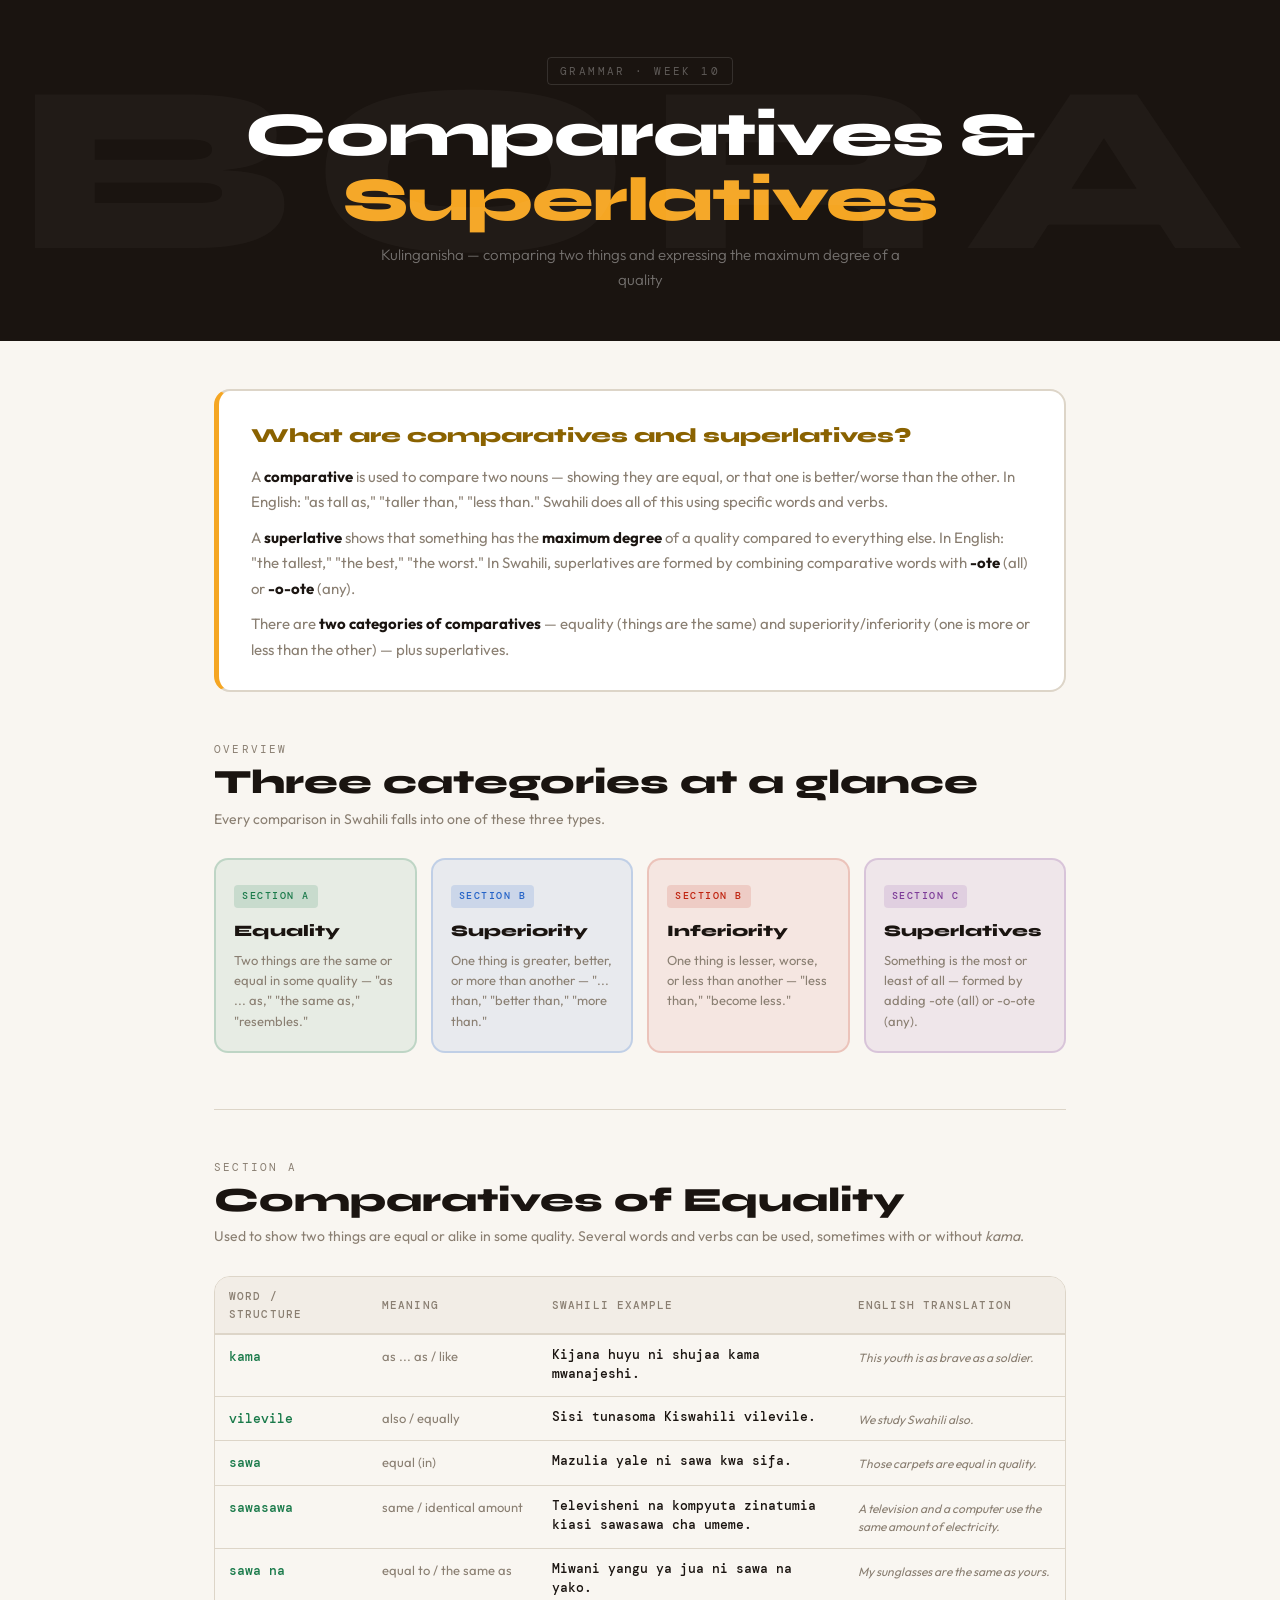
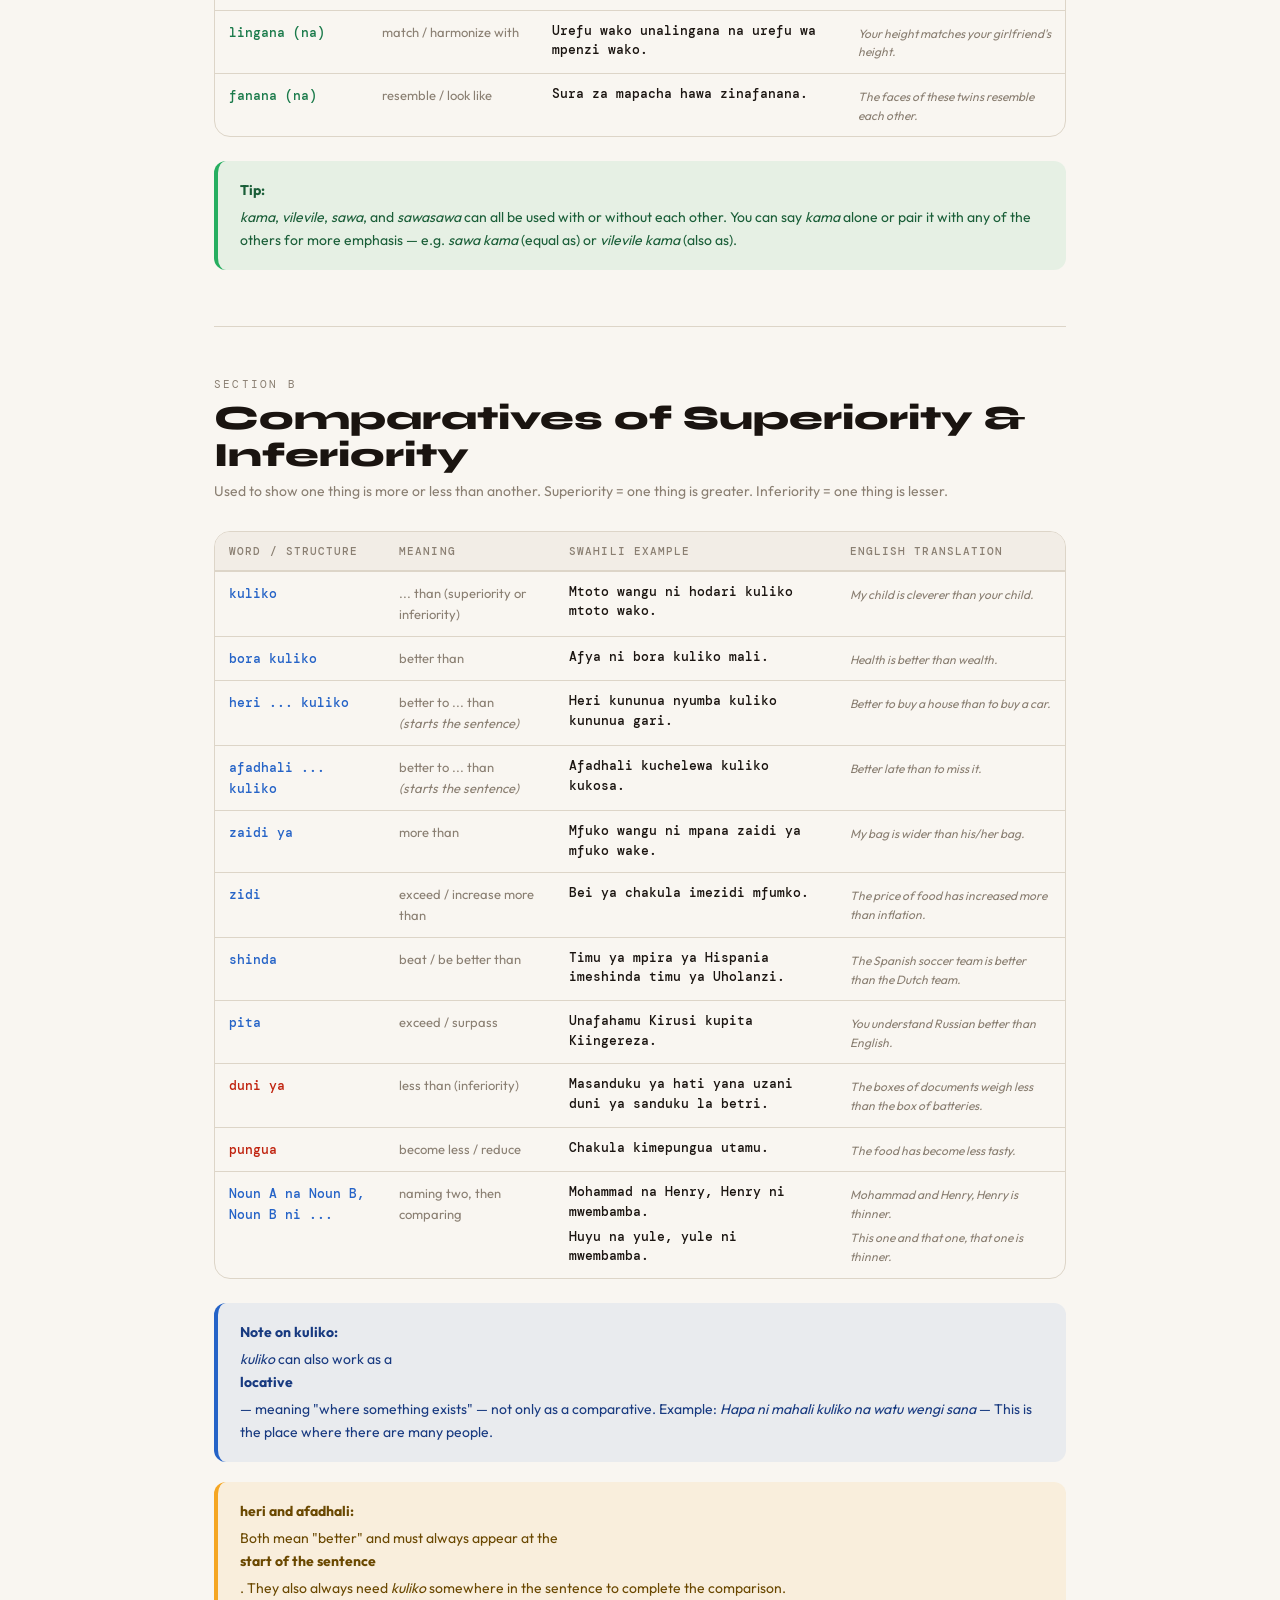
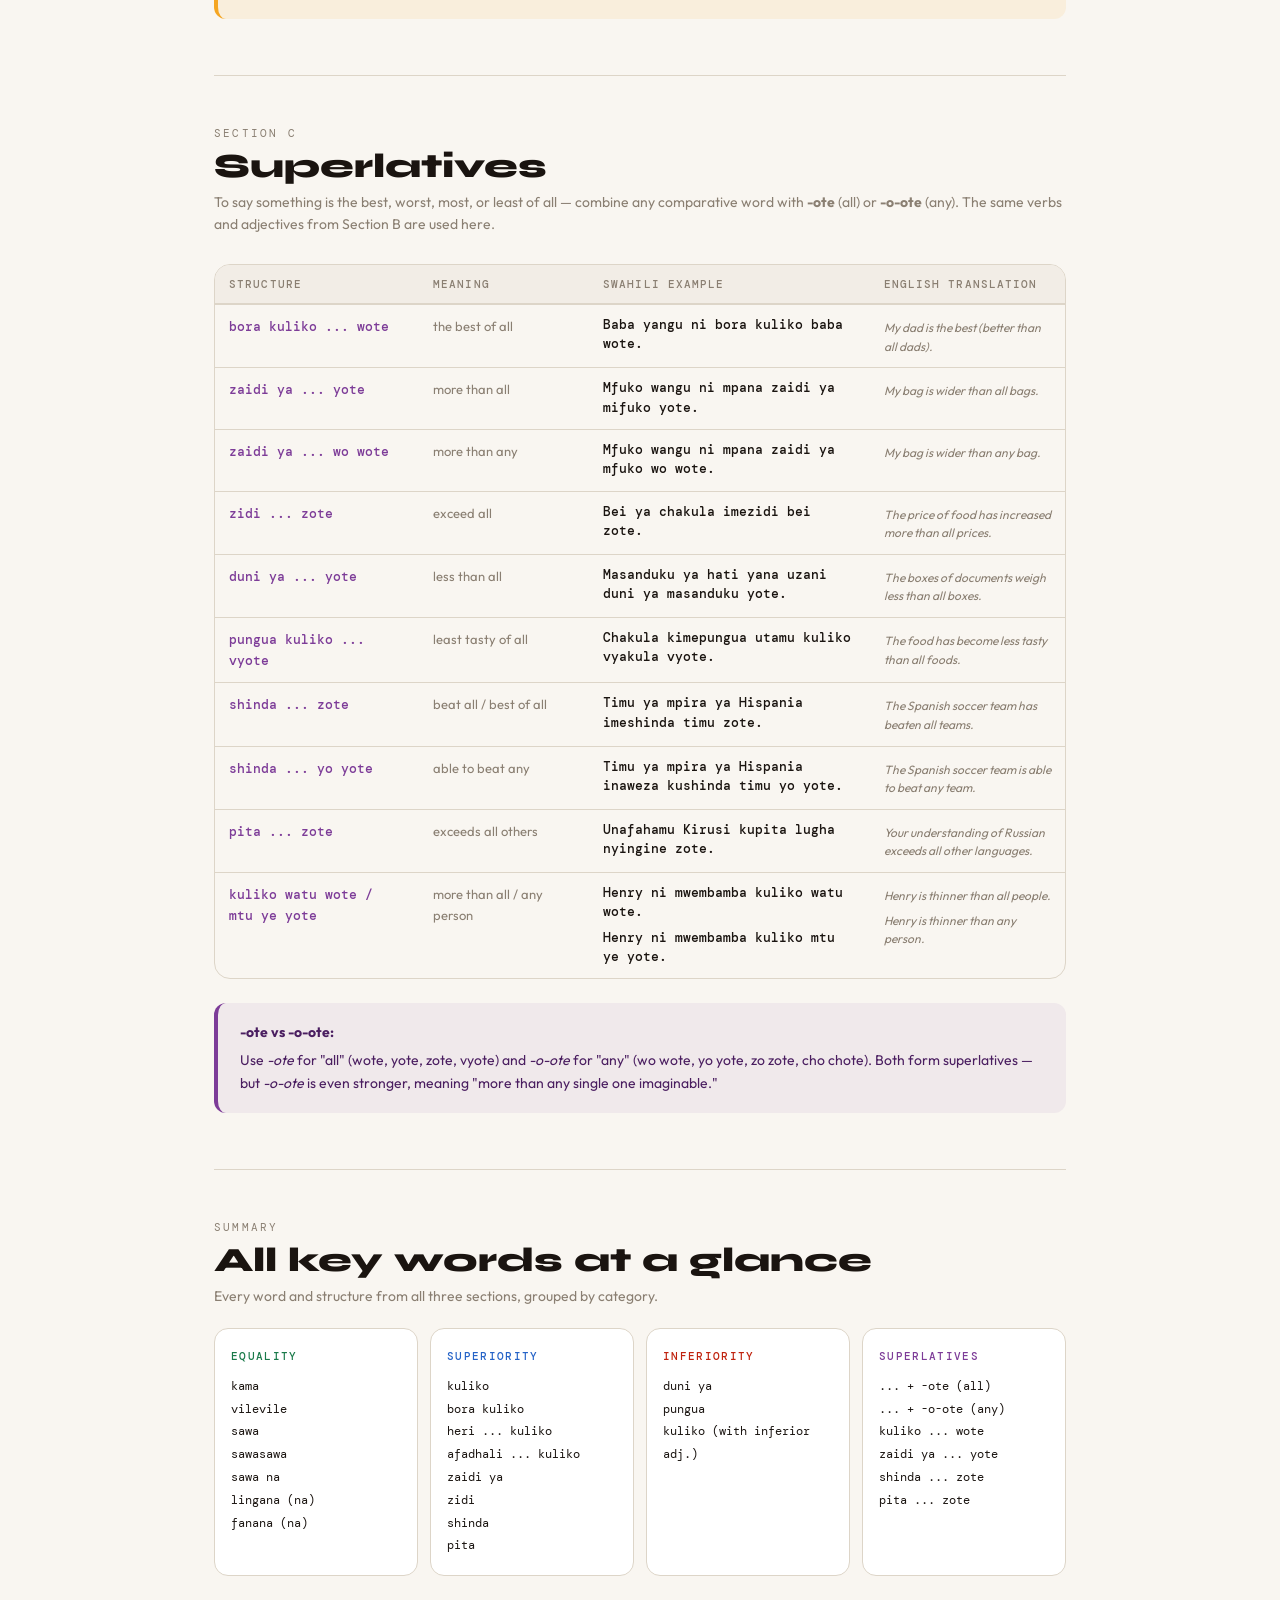
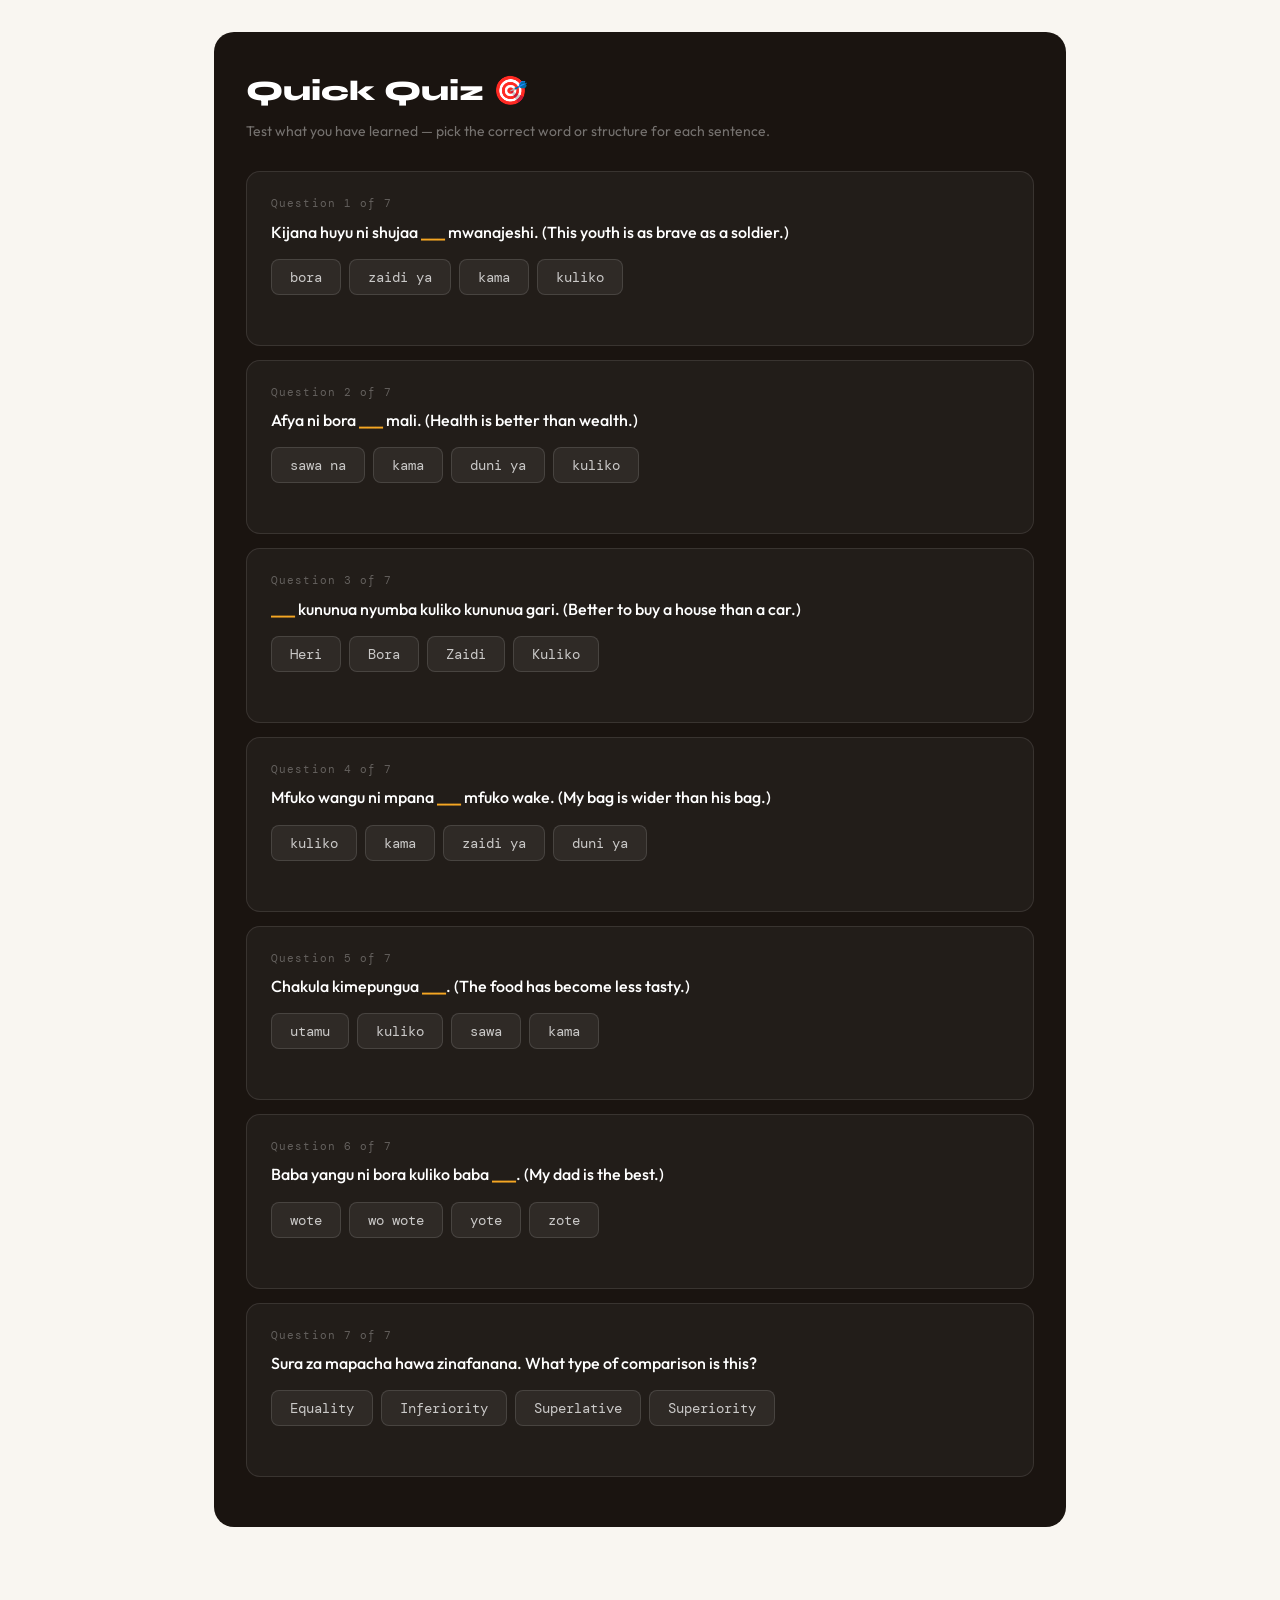
<file: lessons/swahili_comparatives.html>
<!DOCTYPE html>
<html lang="en">
<head>
<meta charset="UTF-8">
<meta name="viewport" content="width=device-width, initial-scale=1.0">
<title>Comparatives & Superlatives — Kulinganisha</title>
<link href="https://fonts.googleapis.com/css2?family=Syne:wght@700;800;900&family=Outfit:wght@300;400;500;600;700&family=DM+Mono:wght@400;500&display=swap" rel="stylesheet">
<style>
  :root {
    --bg:      #f9f6f1;
    --surface: #ffffff;
    --card:    #f2ede6;
    --border:  #ddd5c8;
    --ink:     #1a1410;
    --muted:   #8a7f72;
    --soft:    #b0a898;
    --gold:    #f5a623;
    --green:   #27ae60;
    --red:     #e74c3c;

    --eq:   #1a7a4a;
    --sup:  #2563c7;
    --inf:  #c0230f;
    --spl:  #7d3c98;
  }

  *, *::before, *::after { box-sizing: border-box; margin: 0; padding: 0; }
  body { background: var(--bg); color: var(--ink); font-family: 'Outfit', sans-serif; font-weight: 400; line-height: 1.65; }

  /* ── HEADER ── */
  header {
    background: var(--ink);
    padding: 56px 24px 48px;
    text-align: center;
    position: relative;
    overflow: hidden;
  }
  header::before {
    content: 'BORA';
    position: absolute; top: 50%; left: 50%;
    transform: translate(-50%, -50%);
    font-family: 'Syne', sans-serif;
    font-size: clamp(80px, 22vw, 240px);
    font-weight: 900;
    color: rgba(255,255,255,0.03);
    pointer-events: none;
    white-space: nowrap;
    letter-spacing: 0.08em;
  }
  .h-tag {
    display: inline-block;
    font-family: 'DM Mono', monospace;
    font-size: 11px; letter-spacing: 0.22em; text-transform: uppercase;
    color: rgba(255,255,255,0.3);
    border: 1px solid rgba(255,255,255,0.12);
    border-radius: 4px; padding: 4px 12px; margin-bottom: 18px;
  }
  header h1 {
    font-family: 'Syne', sans-serif;
    font-size: clamp(30px, 6vw, 62px); font-weight: 900;
    color: #fff; line-height: 1.05; letter-spacing: -0.02em; margin-bottom: 10px;
  }
  header h1 .gold { color: var(--gold); }
  header p { font-size: 15px; color: rgba(255,255,255,0.4); max-width: 520px; margin: 0 auto; font-weight: 300; }

  /* ── MAIN ── */
  main { max-width: 900px; margin: 0 auto; padding: 48px 24px 100px; }

  /* ── INTRO ── */
  .intro-box {
    background: var(--surface); border: 2px solid var(--border);
    border-left: 5px solid var(--gold); border-radius: 16px;
    padding: 28px 32px; margin-bottom: 48px;
  }
  .intro-box h2 { font-family: 'Syne', sans-serif; font-size: 20px; font-weight: 800; color: #8a6200; margin-bottom: 12px; }
  .intro-box p  { font-size: 15px; color: var(--muted); margin-bottom: 10px; line-height: 1.7; }
  .intro-box p:last-child { margin-bottom: 0; }
  .intro-box strong { color: var(--ink); font-weight: 700; }

  /* ── SECTION ── */
  .sec-wrap  { margin-bottom: 56px; }
  .sec-label { font-family: 'DM Mono', monospace; font-size: 11px; letter-spacing: 0.2em; text-transform: uppercase; color: var(--muted); margin-bottom: 6px; }
  .sec-title { font-family: 'Syne', sans-serif; font-size: clamp(22px, 4vw, 34px); font-weight: 900; margin-bottom: 6px; line-height: 1.1; }
  .sec-sub   { font-size: 14px; color: var(--muted); margin-bottom: 28px; line-height: 1.6; }

  /* ── CATEGORY CARDS ── */
  .cat-grid { display: grid; grid-template-columns: repeat(auto-fit, minmax(190px, 1fr)); gap: 14px; margin-bottom: 36px; }
  .cat-card { border-radius: 14px; padding: 20px 18px; }
  .cat-card.eq  { background: rgba(26,122,74,0.08);  border: 2px solid rgba(26,122,74,0.2);  }
  .cat-card.sup { background: rgba(37,99,199,0.08);  border: 2px solid rgba(37,99,199,0.2);  }
  .cat-card.inf { background: rgba(192,35,15,0.07);  border: 2px solid rgba(192,35,15,0.18); }
  .cat-card.spl { background: rgba(125,60,152,0.08); border: 2px solid rgba(125,60,152,0.2); }
  .cat-badge {
    font-family: 'DM Mono', monospace; font-size: 10px; letter-spacing: 0.15em;
    text-transform: uppercase; border-radius: 4px; padding: 3px 8px;
    display: inline-block; margin-bottom: 10px; font-weight: 500;
  }
  .eq  .cat-badge { background: rgba(26,122,74,0.15);  color: var(--eq);  }
  .sup .cat-badge { background: rgba(37,99,199,0.15);  color: var(--sup); }
  .inf .cat-badge { background: rgba(192,35,15,0.13);  color: var(--inf); }
  .spl .cat-badge { background: rgba(125,60,152,0.13); color: var(--spl); }
  .cat-card h3 { font-family: 'Syne', sans-serif; font-size: 16px; font-weight: 800; margin-bottom: 6px; color: var(--ink); }
  .cat-card p  { font-size: 13px; color: var(--muted); line-height: 1.55; }

  /* ── MAIN TABLE ── */
  .table-wrap { overflow-x: auto; border-radius: 16px; border: 1.5px solid var(--border); margin-bottom: 24px; }
  table.cmp { width: 100%; border-collapse: collapse; font-size: 13.5px; min-width: 560px; }
  .cmp th {
    padding: 10px 14px;
    font-family: 'DM Mono', monospace; font-size: 11px;
    letter-spacing: 0.1em; text-transform: uppercase; font-weight: 500;
    border-bottom: 2px solid var(--border); text-align: left;
    background: var(--card); color: var(--muted);
  }
  .cmp td { padding: 11px 14px; border-bottom: 1px solid var(--border); vertical-align: top; line-height: 1.55; }
  .cmp tr:last-child td { border-bottom: none; }
  .cmp tr:hover td { background: rgba(0,0,0,0.02); }

  .w-eq  { font-family: 'DM Mono', monospace; font-size: 13px; font-weight: 500; color: var(--eq);  }
  .w-sup { font-family: 'DM Mono', monospace; font-size: 13px; font-weight: 500; color: var(--sup); }
  .w-inf { font-family: 'DM Mono', monospace; font-size: 13px; font-weight: 500; color: var(--inf); }
  .w-spl { font-family: 'DM Mono', monospace; font-size: 13px; font-weight: 500; color: var(--spl); }
  .meaning { font-size: 13px; color: var(--muted); }
  .ex-sw { font-family: 'DM Mono', monospace; font-size: 12.5px; font-weight: 500; color: var(--ink); }
  .ex-en { font-size: 12px; color: var(--muted); font-style: italic; margin-top: 3px; }

  /* ── CALLOUT BOXES ── */
  .callout { border-radius: 12px; padding: 18px 22px; margin-bottom: 20px; font-size: 14px; line-height: 1.65; }
  .callout strong { font-weight: 700; display: block; margin-bottom: 4px; }
  .callout.gold  { background: rgba(245,166,35,0.1);  border-left: 4px solid var(--gold); color: #6a4800; }
  .callout.green { background: rgba(39,174,96,0.09);  border-left: 4px solid var(--green); color: #1a5e38; }
  .callout.blue  { background: rgba(37,99,199,0.08);  border-left: 4px solid var(--sup); color: #183a80; }
  .callout.red   { background: rgba(192,35,15,0.07);  border-left: 4px solid var(--inf); color: #6a1a0a; }
  .callout.purple{ background: rgba(125,60,152,0.07); border-left: 4px solid var(--spl); color: #4a1e60; }

  /* ── QUICK REF GRID ── */
  .ref-grid { display: grid; grid-template-columns: repeat(auto-fit, minmax(190px, 1fr)); gap: 12px; }
  .ref-card { background: var(--surface); border: 1.5px solid var(--border); border-radius: 14px; padding: 18px 16px; }
  .ref-card .ref-type { font-family: 'DM Mono', monospace; font-size: 11px; letter-spacing: 0.12em; text-transform: uppercase; margin-bottom: 10px; font-weight: 500; }
  .ref-card .ref-words { font-family: 'DM Mono', monospace; font-size: 12px; color: var(--ink); line-height: 1.9; }

  /* ── QUIZ ── */
  .quiz-wrap { background: var(--ink); border-radius: 20px; padding: 36px 32px; margin-top: 56px; }
  .quiz-wrap h2 { font-family: 'Syne', sans-serif; font-size: 28px; font-weight: 900; color: #fff; margin-bottom: 6px; }
  .quiz-wrap p  { font-size: 14px; color: rgba(255,255,255,0.4); margin-bottom: 28px; }
  .q-card { background: rgba(255,255,255,0.04); border: 1px solid rgba(255,255,255,0.1); border-radius: 14px; padding: 22px 24px; margin-bottom: 14px; }
  .q-num  { font-family: 'DM Mono', monospace; font-size: 11px; color: rgba(255,255,255,0.3); letter-spacing: 0.1em; margin-bottom: 6px; }
  .q-text { font-size: 16px; color: #fff; font-weight: 500; margin-bottom: 14px; }
  .q-text em { color: var(--gold); font-style: normal; font-weight: 700; }
  .q-opts { display: flex; flex-wrap: wrap; gap: 8px; }
  .q-btn {
    background: rgba(255,255,255,0.06); border: 1px solid rgba(255,255,255,0.12);
    border-radius: 8px; padding: 8px 18px; font-size: 14px;
    font-family: 'DM Mono', monospace; color: rgba(255,255,255,0.75);
    cursor: pointer; transition: all 0.15s ease;
  }
  .q-btn:hover { background: rgba(255,255,255,0.1); border-color: rgba(255,255,255,0.25); color: #fff; }
  .q-btn.correct { background: rgba(39,174,96,0.25) !important; border-color: #27ae60 !important; color: #6effa8 !important; }
  .q-btn.wrong   { background: rgba(232,90,74,0.22) !important; border-color: var(--red) !important; color: #ff9e92 !important; }
  .q-btn:disabled { cursor: default; }
  .q-feedback { margin-top: 10px; font-size: 13px; min-height: 18px; font-family: 'DM Mono', monospace; }
  .q-feedback.ok  { color: #6effa8; }
  .q-feedback.bad { color: #ff9e92; }
  .quiz-score { text-align: center; margin-top: 24px; padding-top: 24px; border-top: 1px solid rgba(255,255,255,0.08); }
  .score-num   { font-family: 'Syne', sans-serif; font-size: 42px; font-weight: 900; color: var(--gold); }
  .score-label { font-size: 14px; color: rgba(255,255,255,0.4); margin-top: 4px; }
  .quiz-reset  { margin-top: 18px; background: rgba(255,255,255,0.06); border: 1px solid rgba(255,255,255,0.15); border-radius: 8px; padding: 10px 24px; font-size: 14px; color: rgba(255,255,255,0.6); cursor: pointer; font-family: 'Outfit', sans-serif; transition: all 0.15s; }
  .quiz-reset:hover { background: rgba(255,255,255,0.1); color: #fff; }

  .divider { border: none; border-top: 1.5px solid var(--border); margin: 48px 0; }

  @media (max-width: 600px) {
    .cat-grid { grid-template-columns: 1fr 1fr; }
    .ref-grid { grid-template-columns: 1fr 1fr; }
    .cmp td, .cmp th { padding: 8px 10px; }
  }
</style>
</head>
<body>

<header>
  <div class="h-tag">Grammar · Week 10</div>
  <h1>Comparatives &amp; <span class="gold">Superlatives</span></h1>
  <p>Kulinganisha — comparing two things and expressing the maximum degree of a quality</p>
</header>

<main>

  <!-- INTRO -->
  <div class="intro-box">
    <h2>What are comparatives and superlatives?</h2>
    <p>A <strong>comparative</strong> is used to compare two nouns — showing they are equal, or that one is better/worse than the other. In English: "as tall as," "taller than," "less than." Swahili does all of this using specific words and verbs.</p>
    <p>A <strong>superlative</strong> shows that something has the <strong>maximum degree</strong> of a quality compared to everything else. In English: "the tallest," "the best," "the worst." In Swahili, superlatives are formed by combining comparative words with <strong>-ote</strong> (all) or <strong>-o-ote</strong> (any).</p>
    <p>There are <strong>two categories of comparatives</strong> — equality (things are the same) and superiority/inferiority (one is more or less than the other) — plus superlatives.</p>
  </div>

  <!-- OVERVIEW CARDS -->
  <div class="sec-wrap">
    <div class="sec-label">Overview</div>
    <div class="sec-title">Three categories at a glance</div>
    <div class="sec-sub">Every comparison in Swahili falls into one of these three types.</div>
    <div class="cat-grid">
      <div class="cat-card eq">
        <div class="cat-badge">Section A</div>
        <h3>Equality</h3>
        <p>Two things are the same or equal in some quality — "as ... as," "the same as," "resembles."</p>
      </div>
      <div class="cat-card sup">
        <div class="cat-badge">Section B</div>
        <h3>Superiority</h3>
        <p>One thing is greater, better, or more than another — "... than," "better than," "more than."</p>
      </div>
      <div class="cat-card inf">
        <div class="cat-badge">Section B</div>
        <h3>Inferiority</h3>
        <p>One thing is lesser, worse, or less than another — "less than," "become less."</p>
      </div>
      <div class="cat-card spl">
        <div class="cat-badge">Section C</div>
        <h3>Superlatives</h3>
        <p>Something is the most or least of all — formed by adding -ote (all) or -o-ote (any).</p>
      </div>
    </div>
  </div>

  <hr class="divider">

  <!-- SECTION A -->
  <div class="sec-wrap">
    <div class="sec-label">Section A</div>
    <div class="sec-title">Comparatives of Equality</div>
    <div class="sec-sub">Used to show two things are equal or alike in some quality. Several words and verbs can be used, sometimes with or without <em>kama</em>.</div>

    <div class="table-wrap">
      <table class="cmp">
        <thead>
          <tr>
            <th style="width:18%">Word / structure</th>
            <th style="width:20%">Meaning</th>
            <th style="width:36%">Swahili example</th>
            <th>English translation</th>
          </tr>
        </thead>
        <tbody>
          <tr>
            <td><span class="w-eq">kama</span></td>
            <td><span class="meaning">as ... as / like</span></td>
            <td><div class="ex-sw">Kijana huyu ni shujaa kama mwanajeshi.</div></td>
            <td><div class="ex-en">This youth is as brave as a soldier.</div></td>
          </tr>
          <tr>
            <td><span class="w-eq">vilevile</span></td>
            <td><span class="meaning">also / equally</span></td>
            <td><div class="ex-sw">Sisi tunasoma Kiswahili vilevile.</div></td>
            <td><div class="ex-en">We study Swahili also.</div></td>
          </tr>
          <tr>
            <td><span class="w-eq">sawa</span></td>
            <td><span class="meaning">equal (in)</span></td>
            <td><div class="ex-sw">Mazulia yale ni sawa kwa sifa.</div></td>
            <td><div class="ex-en">Those carpets are equal in quality.</div></td>
          </tr>
          <tr>
            <td><span class="w-eq">sawasawa</span></td>
            <td><span class="meaning">same / identical amount</span></td>
            <td><div class="ex-sw">Televisheni na kompyuta zinatumia kiasi sawasawa cha umeme.</div></td>
            <td><div class="ex-en">A television and a computer use the same amount of electricity.</div></td>
          </tr>
          <tr>
            <td><span class="w-eq">sawa na</span></td>
            <td><span class="meaning">equal to / the same as</span></td>
            <td><div class="ex-sw">Miwani yangu ya jua ni sawa na yako.</div></td>
            <td><div class="ex-en">My sunglasses are the same as yours.</div></td>
          </tr>
          <tr>
            <td><span class="w-eq">lingana (na)</span></td>
            <td><span class="meaning">match / harmonize with</span></td>
            <td><div class="ex-sw">Urefu wako unalingana na urefu wa mpenzi wako.</div></td>
            <td><div class="ex-en">Your height matches your girlfriend's height.</div></td>
          </tr>
          <tr>
            <td><span class="w-eq">fanana (na)</span></td>
            <td><span class="meaning">resemble / look like</span></td>
            <td><div class="ex-sw">Sura za mapacha hawa zinafanana.</div></td>
            <td><div class="ex-en">The faces of these twins resemble each other.</div></td>
          </tr>
        </tbody>
      </table>
    </div>

    <div class="callout green">
      <strong>Tip:</strong> <em>kama</em>, <em>vilevile</em>, <em>sawa</em>, and <em>sawasawa</em> can all be used with or without each other. You can say <em>kama</em> alone or pair it with any of the others for more emphasis — e.g. <em>sawa kama</em> (equal as) or <em>vilevile kama</em> (also as).
    </div>
  </div>

  <hr class="divider">

  <!-- SECTION B -->
  <div class="sec-wrap">
    <div class="sec-label">Section B</div>
    <div class="sec-title">Comparatives of Superiority &amp; Inferiority</div>
    <div class="sec-sub">Used to show one thing is more or less than another. Superiority = one thing is greater. Inferiority = one thing is lesser.</div>

    <div class="table-wrap">
      <table class="cmp">
        <thead>
          <tr>
            <th style="width:20%">Word / structure</th>
            <th style="width:20%">Meaning</th>
            <th style="width:33%">Swahili example</th>
            <th>English translation</th>
          </tr>
        </thead>
        <tbody>
          <tr>
            <td><span class="w-sup">kuliko</span></td>
            <td><span class="meaning">... than (superiority or inferiority)</span></td>
            <td><div class="ex-sw">Mtoto wangu ni hodari kuliko mtoto wako.</div></td>
            <td><div class="ex-en">My child is cleverer than your child.</div></td>
          </tr>
          <tr>
            <td><span class="w-sup">bora kuliko</span></td>
            <td><span class="meaning">better than</span></td>
            <td><div class="ex-sw">Afya ni bora kuliko mali.</div></td>
            <td><div class="ex-en">Health is better than wealth.</div></td>
          </tr>
          <tr>
            <td><span class="w-sup">heri ... kuliko</span></td>
            <td><span class="meaning">better to ... than<br><em>(starts the sentence)</em></span></td>
            <td><div class="ex-sw">Heri kununua nyumba kuliko kununua gari.</div></td>
            <td><div class="ex-en">Better to buy a house than to buy a car.</div></td>
          </tr>
          <tr>
            <td><span class="w-sup">afadhali ... kuliko</span></td>
            <td><span class="meaning">better to ... than<br><em>(starts the sentence)</em></span></td>
            <td><div class="ex-sw">Afadhali kuchelewa kuliko kukosa.</div></td>
            <td><div class="ex-en">Better late than to miss it.</div></td>
          </tr>
          <tr>
            <td><span class="w-sup">zaidi ya</span></td>
            <td><span class="meaning">more than</span></td>
            <td><div class="ex-sw">Mfuko wangu ni mpana zaidi ya mfuko wake.</div></td>
            <td><div class="ex-en">My bag is wider than his/her bag.</div></td>
          </tr>
          <tr>
            <td><span class="w-sup">zidi</span></td>
            <td><span class="meaning">exceed / increase more than</span></td>
            <td><div class="ex-sw">Bei ya chakula imezidi mfumko.</div></td>
            <td><div class="ex-en">The price of food has increased more than inflation.</div></td>
          </tr>
          <tr>
            <td><span class="w-sup">shinda</span></td>
            <td><span class="meaning">beat / be better than</span></td>
            <td><div class="ex-sw">Timu ya mpira ya Hispania imeshinda timu ya Uholanzi.</div></td>
            <td><div class="ex-en">The Spanish soccer team is better than the Dutch team.</div></td>
          </tr>
          <tr>
            <td><span class="w-sup">pita</span></td>
            <td><span class="meaning">exceed / surpass</span></td>
            <td><div class="ex-sw">Unafahamu Kirusi kupita Kiingereza.</div></td>
            <td><div class="ex-en">You understand Russian better than English.</div></td>
          </tr>
          <tr>
            <td><span class="w-inf">duni ya</span></td>
            <td><span class="meaning">less than (inferiority)</span></td>
            <td><div class="ex-sw">Masanduku ya hati yana uzani duni ya sanduku la betri.</div></td>
            <td><div class="ex-en">The boxes of documents weigh less than the box of batteries.</div></td>
          </tr>
          <tr>
            <td><span class="w-inf">pungua</span></td>
            <td><span class="meaning">become less / reduce</span></td>
            <td><div class="ex-sw">Chakula kimepungua utamu.</div></td>
            <td><div class="ex-en">The food has become less tasty.</div></td>
          </tr>
          <tr>
            <td><span class="w-sup">Noun A na Noun B,<br>Noun B ni ...</span></td>
            <td><span class="meaning">naming two, then comparing</span></td>
            <td>
              <div class="ex-sw">Mohammad na Henry, Henry ni mwembamba.</div>
              <div class="ex-sw" style="margin-top:6px">Huyu na yule, yule ni mwembamba.</div>
            </td>
            <td>
              <div class="ex-en">Mohammad and Henry, Henry is thinner.</div>
              <div class="ex-en" style="margin-top:6px">This one and that one, that one is thinner.</div>
            </td>
          </tr>
        </tbody>
      </table>
    </div>

    <div class="callout blue">
      <strong>Note on kuliko:</strong> <em>kuliko</em> can also work as a <strong>locative</strong> — meaning "where something exists" — not only as a comparative. Example: <em>Hapa ni mahali kuliko na watu wengi sana</em> — This is the place where there are many people.
    </div>

    <div class="callout gold">
      <strong>heri and afadhali:</strong> Both mean "better" and must always appear at the <strong>start of the sentence</strong>. They also always need <em>kuliko</em> somewhere in the sentence to complete the comparison.
    </div>
  </div>

  <hr class="divider">

  <!-- SECTION C -->
  <div class="sec-wrap">
    <div class="sec-label">Section C</div>
    <div class="sec-title">Superlatives</div>
    <div class="sec-sub">To say something is the best, worst, most, or least of all — combine any comparative word with <strong>-ote</strong> (all) or <strong>-o-ote</strong> (any). The same verbs and adjectives from Section B are used here.</div>

    <div class="table-wrap">
      <table class="cmp">
        <thead>
          <tr>
            <th style="width:24%">Structure</th>
            <th style="width:20%">Meaning</th>
            <th style="width:33%">Swahili example</th>
            <th>English translation</th>
          </tr>
        </thead>
        <tbody>
          <tr>
            <td><span class="w-spl">bora kuliko ... wote</span></td>
            <td><span class="meaning">the best of all</span></td>
            <td><div class="ex-sw">Baba yangu ni bora kuliko baba wote.</div></td>
            <td><div class="ex-en">My dad is the best (better than all dads).</div></td>
          </tr>
          <tr>
            <td><span class="w-spl">zaidi ya ... yote</span></td>
            <td><span class="meaning">more than all</span></td>
            <td><div class="ex-sw">Mfuko wangu ni mpana zaidi ya mifuko yote.</div></td>
            <td><div class="ex-en">My bag is wider than all bags.</div></td>
          </tr>
          <tr>
            <td><span class="w-spl">zaidi ya ... wo wote</span></td>
            <td><span class="meaning">more than any</span></td>
            <td><div class="ex-sw">Mfuko wangu ni mpana zaidi ya mfuko wo wote.</div></td>
            <td><div class="ex-en">My bag is wider than any bag.</div></td>
          </tr>
          <tr>
            <td><span class="w-spl">zidi ... zote</span></td>
            <td><span class="meaning">exceed all</span></td>
            <td><div class="ex-sw">Bei ya chakula imezidi bei zote.</div></td>
            <td><div class="ex-en">The price of food has increased more than all prices.</div></td>
          </tr>
          <tr>
            <td><span class="w-spl">duni ya ... yote</span></td>
            <td><span class="meaning">less than all</span></td>
            <td><div class="ex-sw">Masanduku ya hati yana uzani duni ya masanduku yote.</div></td>
            <td><div class="ex-en">The boxes of documents weigh less than all boxes.</div></td>
          </tr>
          <tr>
            <td><span class="w-spl">pungua kuliko ... vyote</span></td>
            <td><span class="meaning">least tasty of all</span></td>
            <td><div class="ex-sw">Chakula kimepungua utamu kuliko vyakula vyote.</div></td>
            <td><div class="ex-en">The food has become less tasty than all foods.</div></td>
          </tr>
          <tr>
            <td><span class="w-spl">shinda ... zote</span></td>
            <td><span class="meaning">beat all / best of all</span></td>
            <td><div class="ex-sw">Timu ya mpira ya Hispania imeshinda timu zote.</div></td>
            <td><div class="ex-en">The Spanish soccer team has beaten all teams.</div></td>
          </tr>
          <tr>
            <td><span class="w-spl">shinda ... yo yote</span></td>
            <td><span class="meaning">able to beat any</span></td>
            <td><div class="ex-sw">Timu ya mpira ya Hispania inaweza kushinda timu yo yote.</div></td>
            <td><div class="ex-en">The Spanish soccer team is able to beat any team.</div></td>
          </tr>
          <tr>
            <td><span class="w-spl">pita ... zote</span></td>
            <td><span class="meaning">exceeds all others</span></td>
            <td><div class="ex-sw">Unafahamu Kirusi kupita lugha nyingine zote.</div></td>
            <td><div class="ex-en">Your understanding of Russian exceeds all other languages.</div></td>
          </tr>
          <tr>
            <td><span class="w-spl">kuliko watu wote /<br>mtu ye yote</span></td>
            <td><span class="meaning">more than all / any person</span></td>
            <td>
              <div class="ex-sw">Henry ni mwembamba kuliko watu wote.</div>
              <div class="ex-sw" style="margin-top:6px">Henry ni mwembamba kuliko mtu ye yote.</div>
            </td>
            <td>
              <div class="ex-en">Henry is thinner than all people.</div>
              <div class="ex-en" style="margin-top:6px">Henry is thinner than any person.</div>
            </td>
          </tr>
        </tbody>
      </table>
    </div>

    <div class="callout purple">
      <strong>-ote vs -o-ote:</strong> Use <em>-ote</em> for "all" (wote, yote, zote, vyote) and <em>-o-ote</em> for "any" (wo wote, yo yote, zo zote, cho chote). Both form superlatives — but <em>-o-ote</em> is even stronger, meaning "more than any single one imaginable."
    </div>
  </div>

  <hr class="divider">

  <!-- QUICK REFERENCE -->
  <div class="sec-wrap">
    <div class="sec-label">Summary</div>
    <div class="sec-title">All key words at a glance</div>
    <div class="sec-sub" style="margin-bottom:20px">Every word and structure from all three sections, grouped by category.</div>
    <div class="ref-grid">
      <div class="ref-card">
        <div class="ref-type" style="color:var(--eq)">Equality</div>
        <div class="ref-words">kama<br>vilevile<br>sawa<br>sawasawa<br>sawa na<br>lingana (na)<br>fanana (na)</div>
      </div>
      <div class="ref-card">
        <div class="ref-type" style="color:var(--sup)">Superiority</div>
        <div class="ref-words">kuliko<br>bora kuliko<br>heri ... kuliko<br>afadhali ... kuliko<br>zaidi ya<br>zidi<br>shinda<br>pita</div>
      </div>
      <div class="ref-card">
        <div class="ref-type" style="color:var(--inf)">Inferiority</div>
        <div class="ref-words">duni ya<br>pungua<br>kuliko (with inferior adj.)</div>
      </div>
      <div class="ref-card">
        <div class="ref-type" style="color:var(--spl)">Superlatives</div>
        <div class="ref-words">... + -ote (all)<br>... + -o-ote (any)<br>kuliko ... wote<br>zaidi ya ... yote<br>shinda ... zote<br>pita ... zote</div>
      </div>
    </div>
  </div>

  <!-- QUIZ -->
  <div class="quiz-wrap" id="quiz-wrap">
    <h2>Quick Quiz 🎯</h2>
    <p>Test what you have learned — pick the correct word or structure for each sentence.</p>
    <div id="quiz-questions"></div>
    <div class="quiz-score" id="quiz-score" style="display:none">
      <div class="score-num" id="score-num">0/7</div>
      <div class="score-label">answers correct</div>
      <button class="quiz-reset" onclick="resetQuiz()">Try again ↺</button>
    </div>
  </div>

</main>

<script>
const QUESTIONS = [
  {
    q: 'Kijana huyu ni shujaa ___ mwanajeshi. (This youth is as brave as a soldier.)',
    opts: ['kuliko', 'kama', 'zaidi ya', 'bora'],
    ans: 'kama',
    exp: 'kama = "as ... as" — used for equality comparisons.'
  },
  {
    q: 'Afya ni bora ___ mali. (Health is better than wealth.)',
    opts: ['kama', 'sawa na', 'kuliko', 'duni ya'],
    ans: 'kuliko',
    exp: 'bora kuliko = "better than" — superiority comparative.'
  },
  {
    q: '___ kununua nyumba kuliko kununua gari. (Better to buy a house than a car.)',
    opts: ['Bora', 'Zaidi', 'Heri', 'Kuliko'],
    ans: 'Heri',
    exp: 'heri must start the sentence and pairs with kuliko to compare.'
  },
  {
    q: 'Mfuko wangu ni mpana ___ mfuko wake. (My bag is wider than his bag.)',
    opts: ['kuliko', 'zaidi ya', 'duni ya', 'kama'],
    ans: 'zaidi ya',
    exp: 'zaidi ya = "more than" — superiority comparative adjective.'
  },
  {
    q: 'Chakula kimepungua ___. (The food has become less tasty.)',
    opts: ['utamu', 'kuliko', 'sawa', 'kama'],
    ans: 'utamu',
    exp: 'pungua + quality noun = "become less (tastiness)" — inferiority.'
  },
  {
    q: 'Baba yangu ni bora kuliko baba ___. (My dad is the best.)',
    opts: ['wote', 'wo wote', 'yote', 'zote'],
    ans: 'wote',
    exp: 'baba wote = "all dads" — M-WA plural uses wote for superlatives.'
  },
  {
    q: 'Sura za mapacha hawa zinafanana. What type of comparison is this?',
    opts: ['Superiority', 'Inferiority', 'Equality', 'Superlative'],
    ans: 'Equality',
    exp: 'fanana = "resemble" — this is a comparative of equality.'
  },
];

let answered = 0, correct = 0;

function buildQuiz() {
  const container = document.getElementById('quiz-questions');
  container.innerHTML = '';
  answered = 0; correct = 0;
  document.getElementById('quiz-score').style.display = 'none';

  QUESTIONS.forEach((q, i) => {
    const shuffled = [...q.opts].sort(() => Math.random() - 0.5);
    const card = document.createElement('div');
    card.className = 'q-card';
    card.id = 'q-' + i;
    card.innerHTML = `
      <div class="q-num">Question ${i + 1} of ${QUESTIONS.length}</div>
      <div class="q-text">${q.q.replace(/_+/, '<em>___</em>')}</div>
      <div class="q-opts">
        ${shuffled.map(o => `<button class="q-btn" onclick="answer(this,${i},'${o}')">${o}</button>`).join('')}
      </div>
      <div class="q-feedback" id="fb-${i}"></div>
    `;
    container.appendChild(card);
  });
}

function answer(btn, idx, chosen) {
  const q    = QUESTIONS[idx];
  const card = document.getElementById('q-' + idx);
  const fb   = document.getElementById('fb-' + idx);
  card.querySelectorAll('.q-btn').forEach(b => {
    b.disabled = true;
    if (b.textContent === q.ans) b.classList.add('correct');
    if (b === btn && chosen !== q.ans) b.classList.add('wrong');
  });
  if (chosen === q.ans) {
    fb.textContent = '✓ Correct! ' + q.exp;
    fb.className = 'q-feedback ok';
    correct++;
  } else {
    fb.textContent = '✗ ' + q.exp;
    fb.className = 'q-feedback bad';
  }
  answered++;
  if (answered === QUESTIONS.length) {
    document.getElementById('score-num').textContent = correct + '/' + QUESTIONS.length;
    document.getElementById('quiz-score').style.display = 'block';
    document.getElementById('quiz-score').scrollIntoView({ behavior: 'smooth', block: 'nearest' });
  }
}

function resetQuiz() { buildQuiz(); }

if (document.readyState !== 'loading') buildQuiz();
else document.addEventListener('DOMContentLoaded', buildQuiz);
</script>

</body>
</html>
</file>
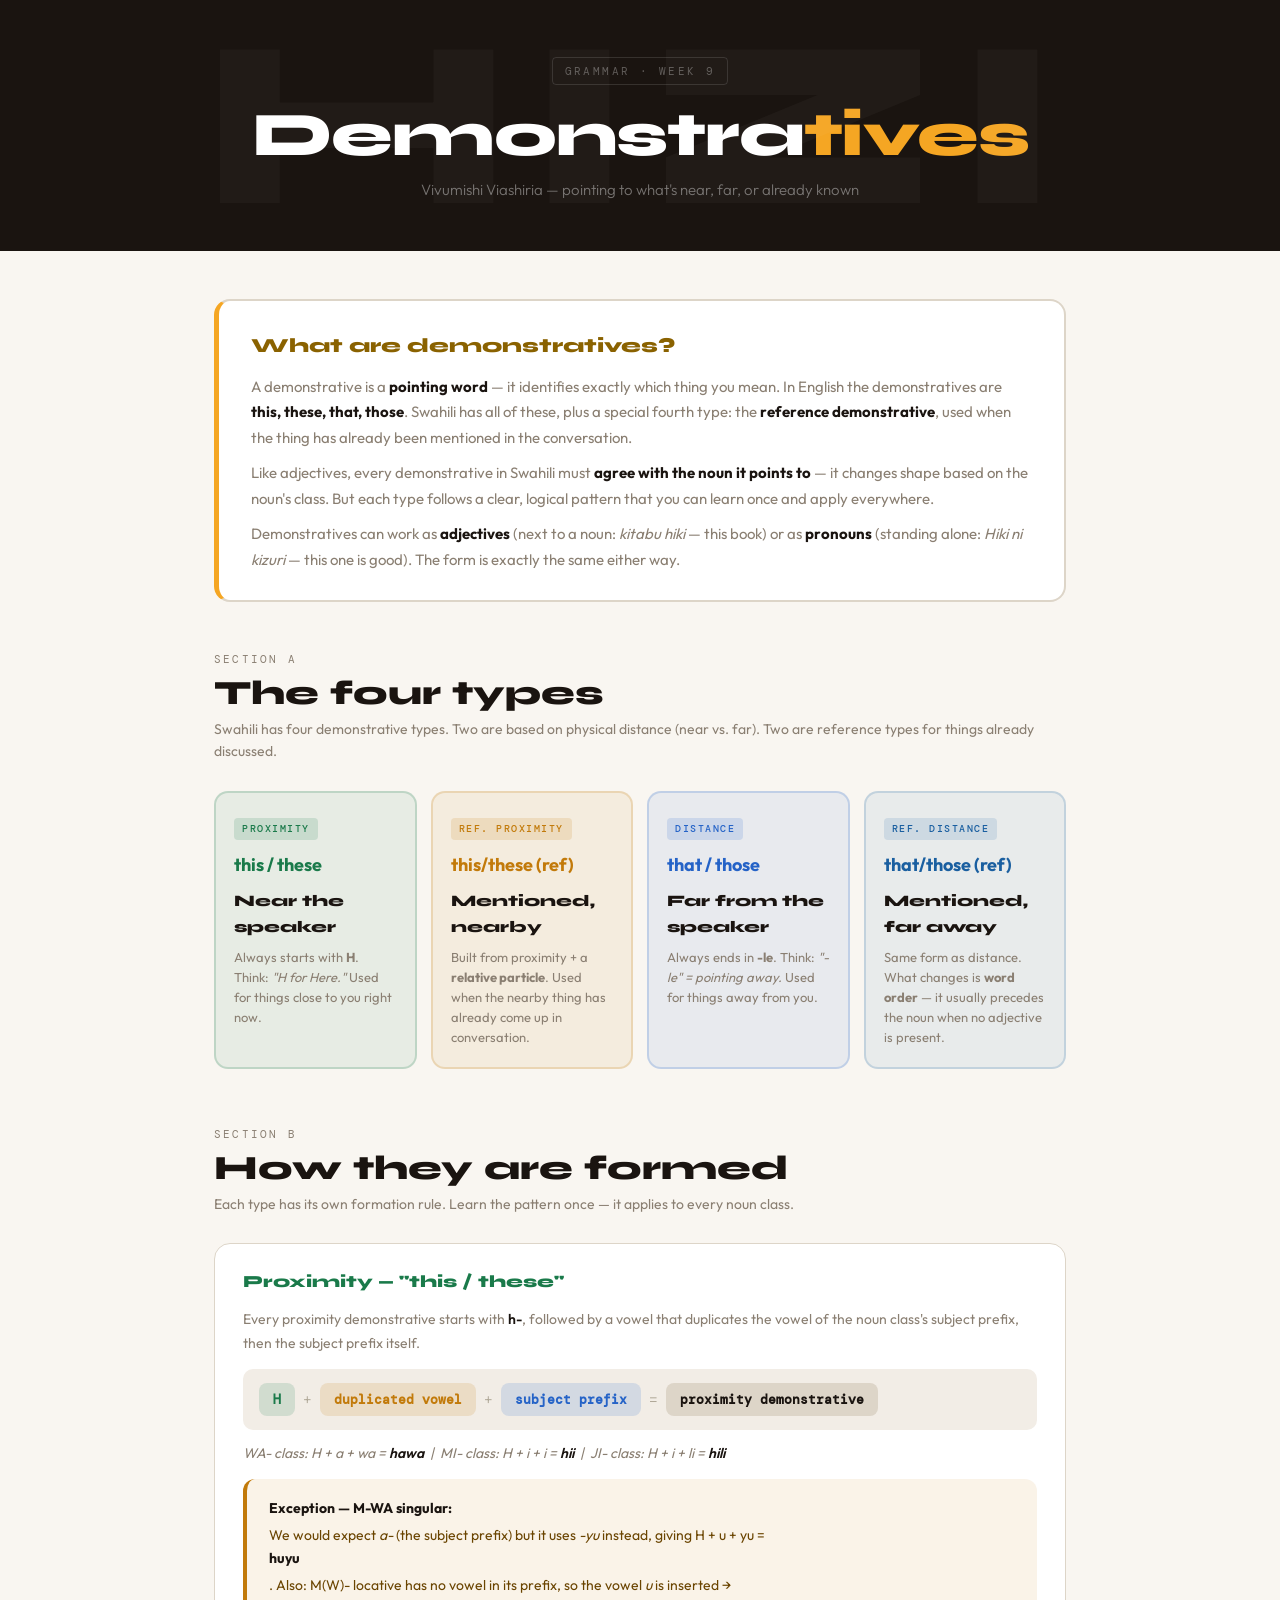
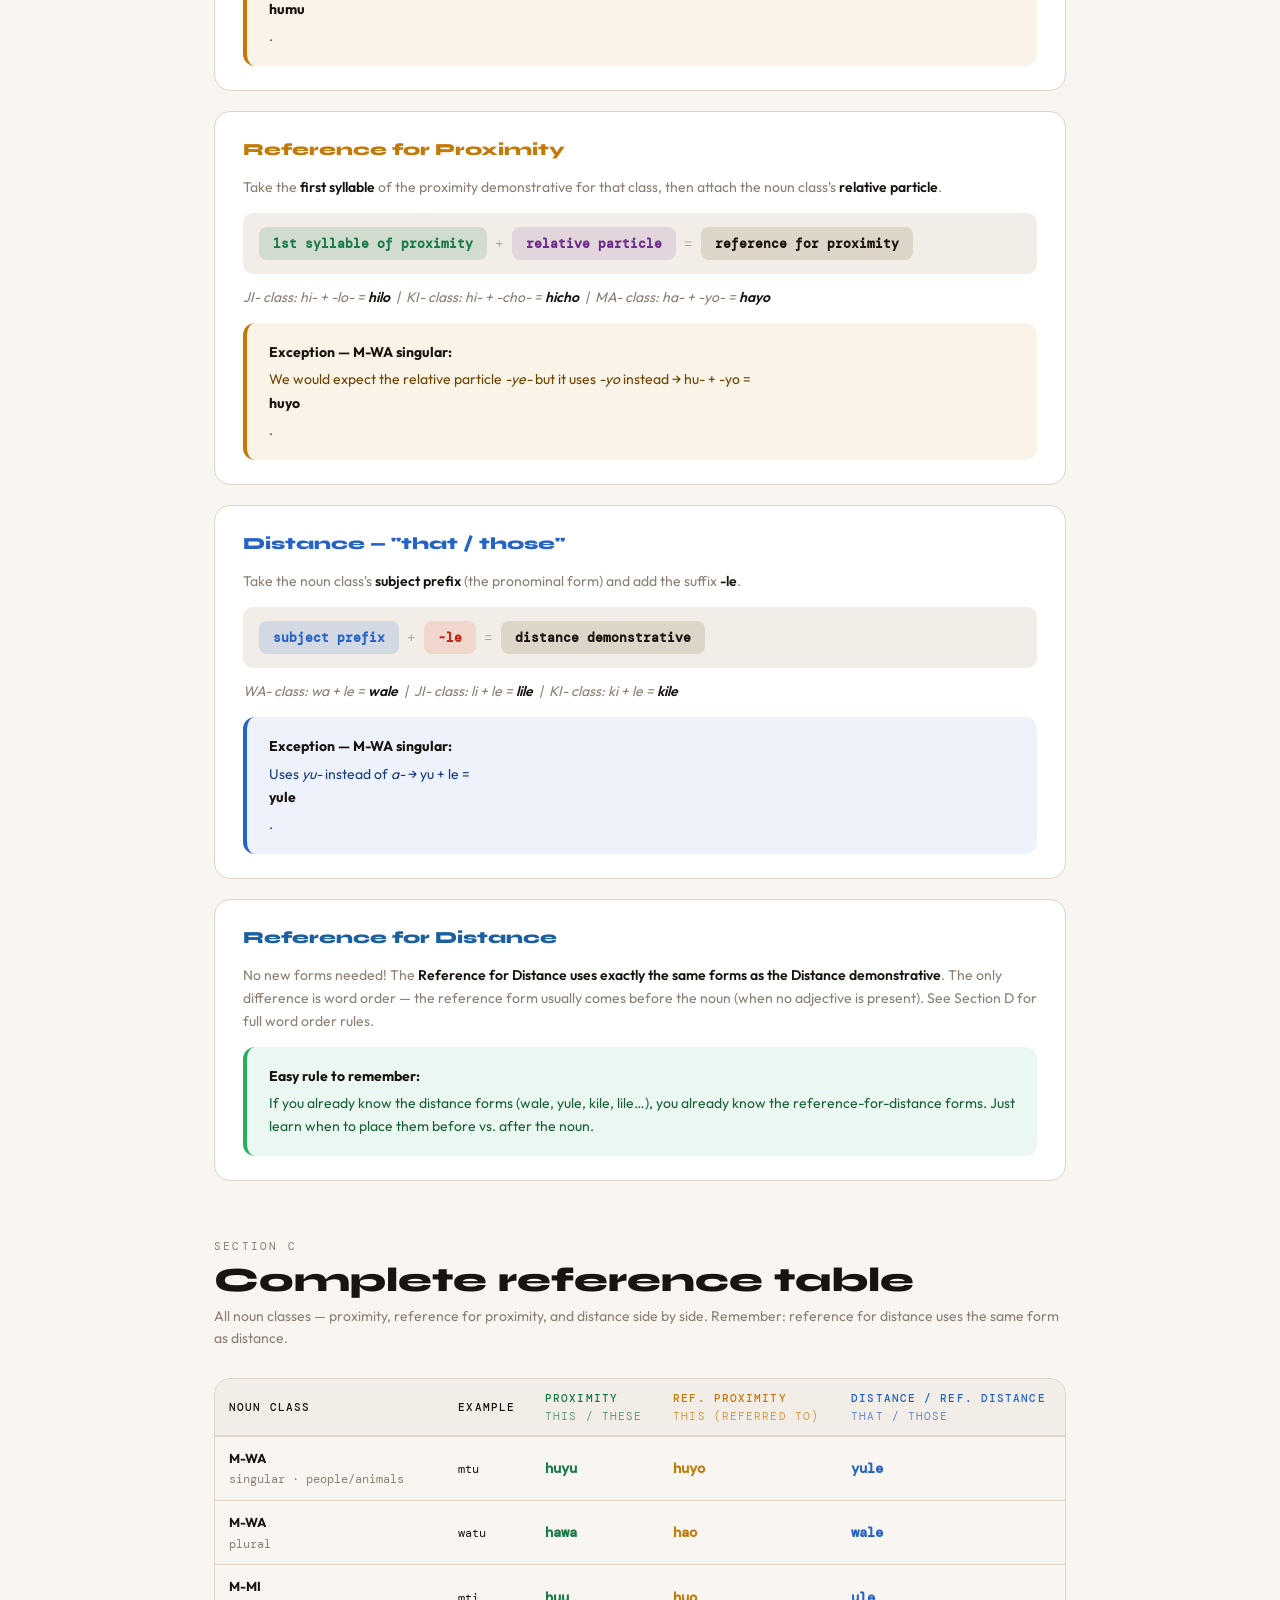
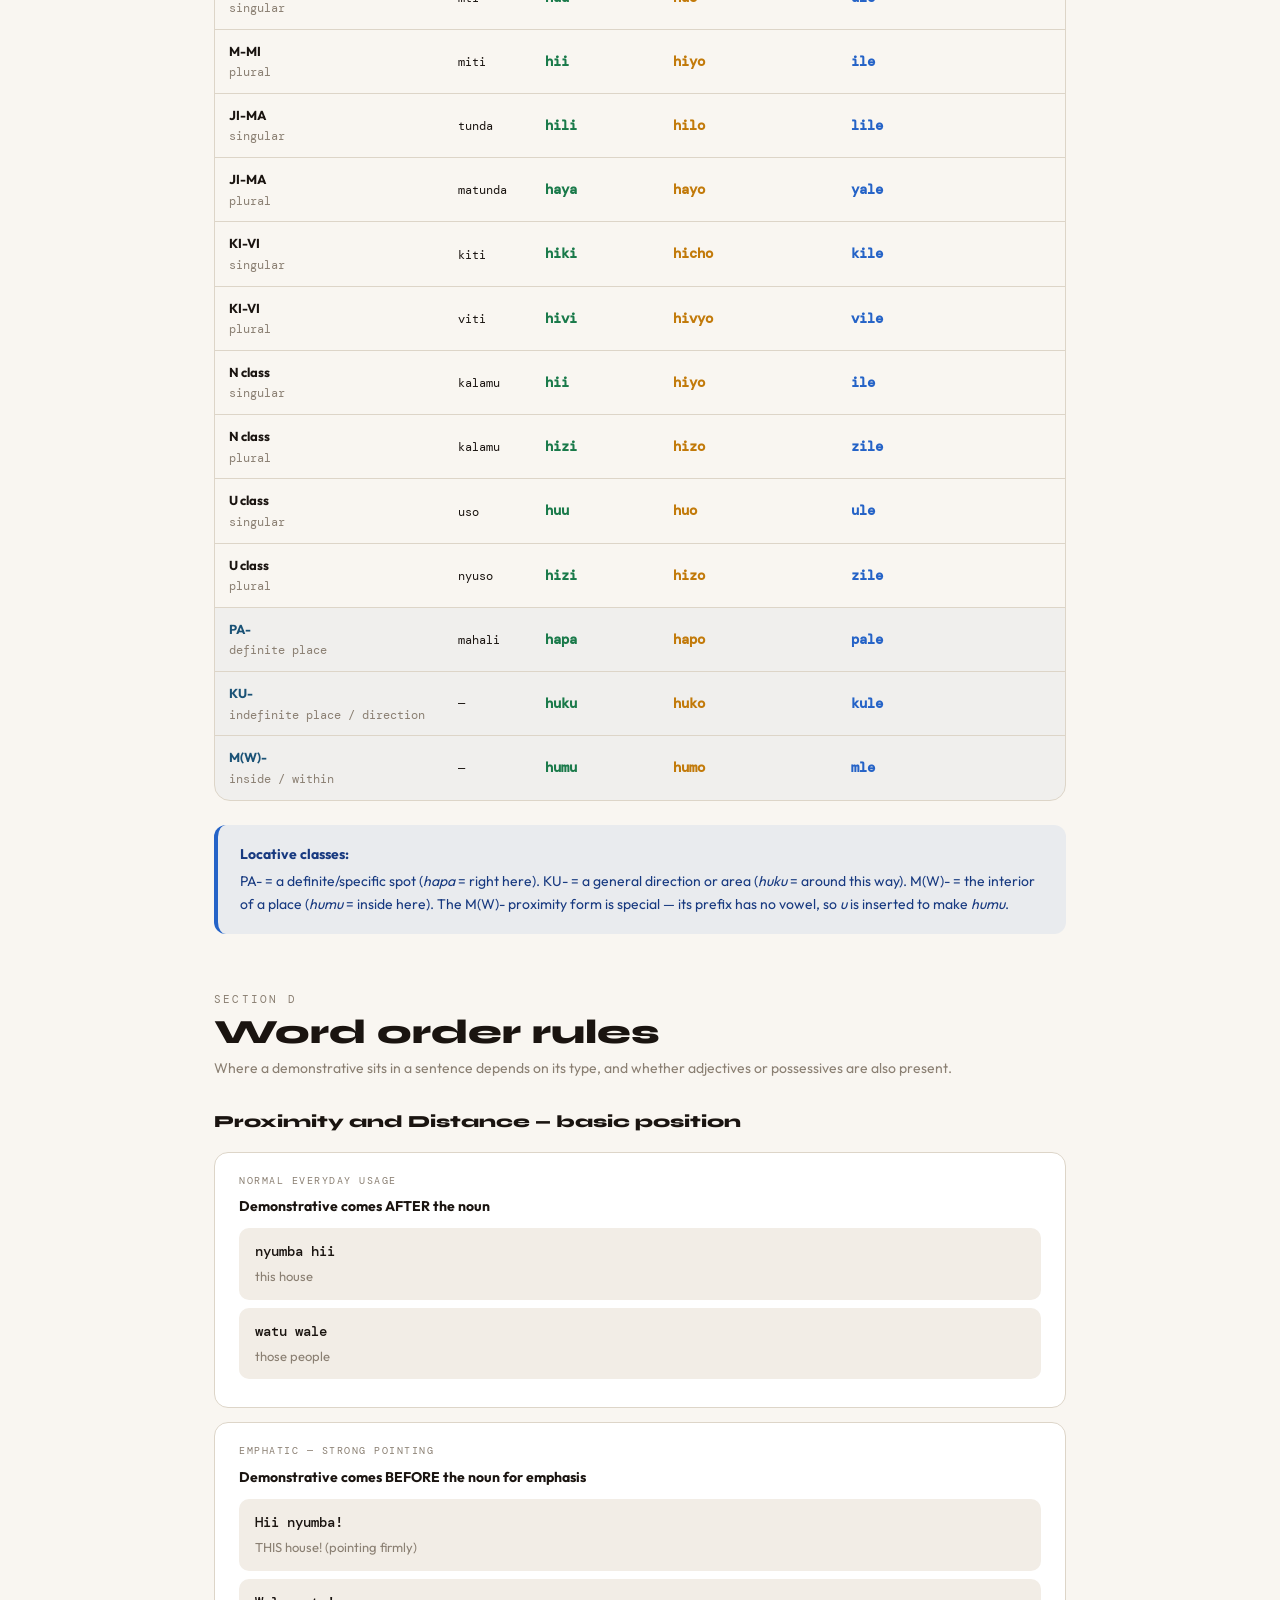
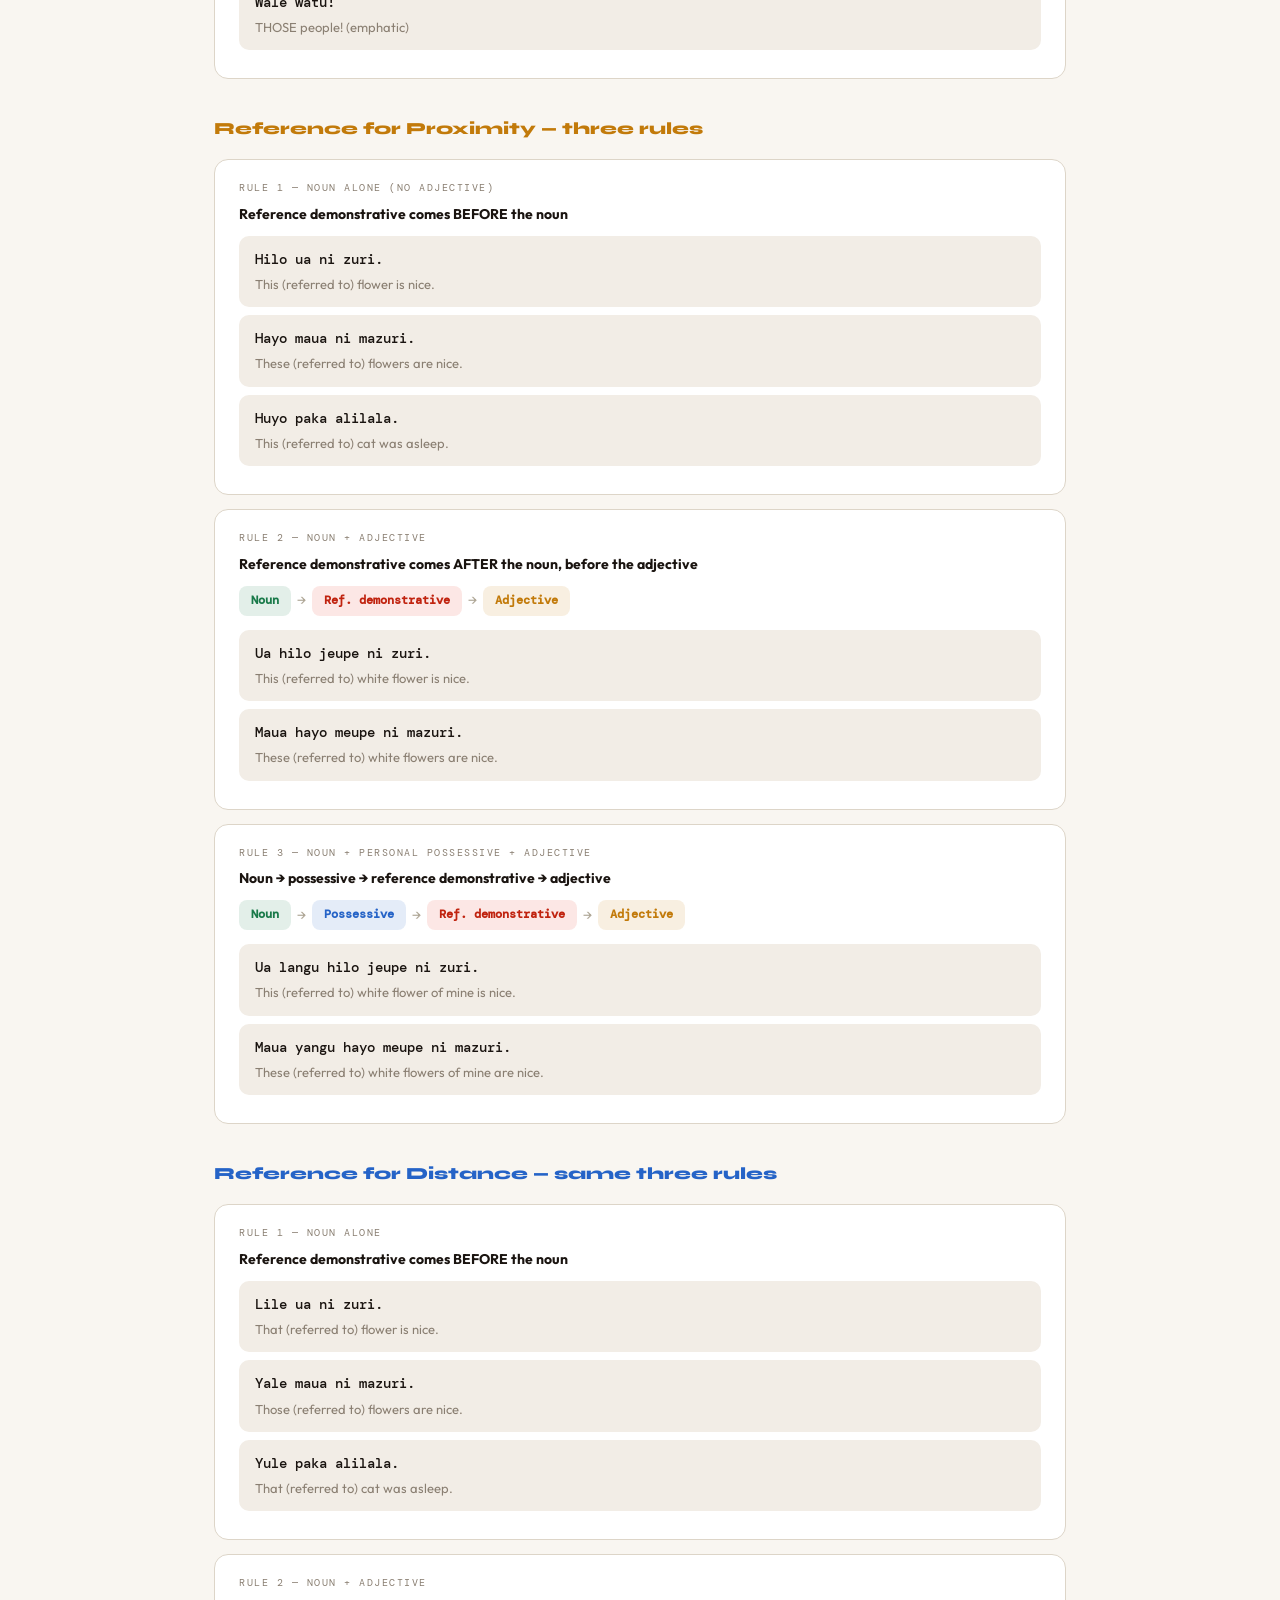
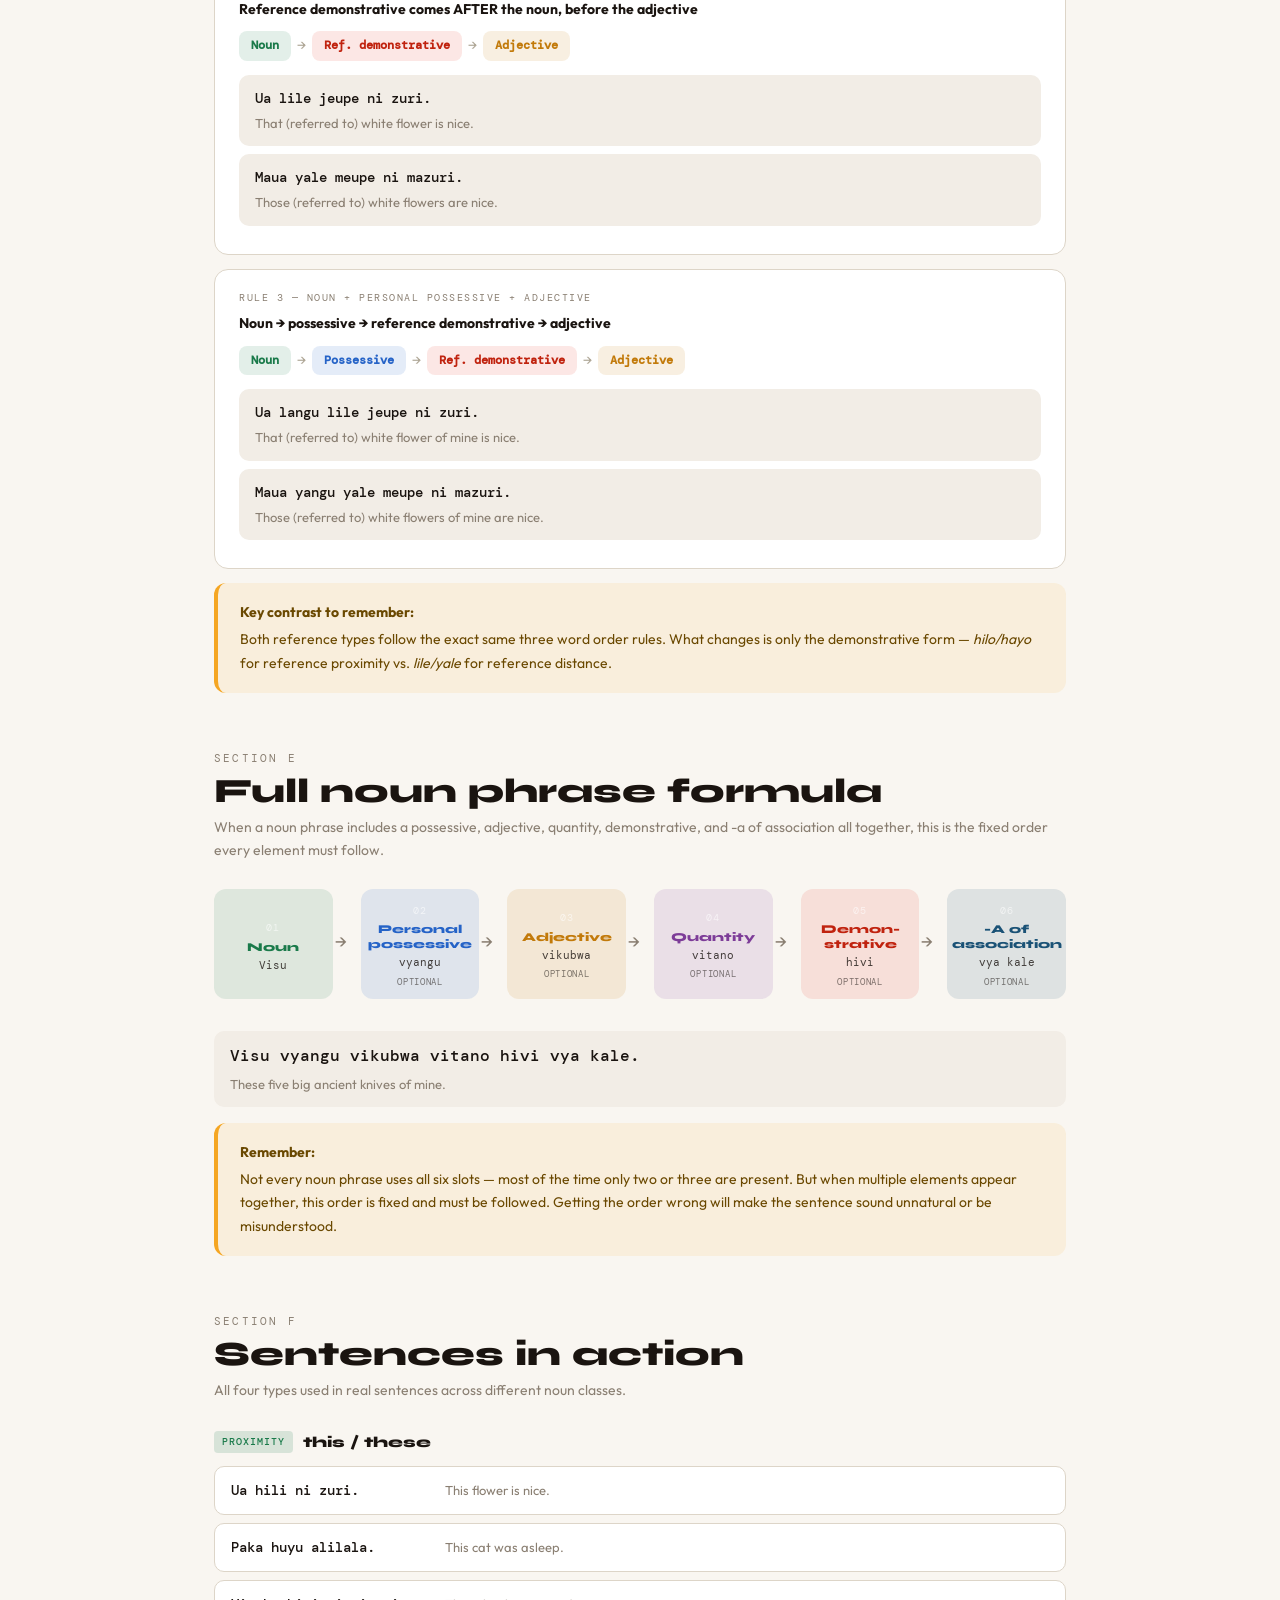
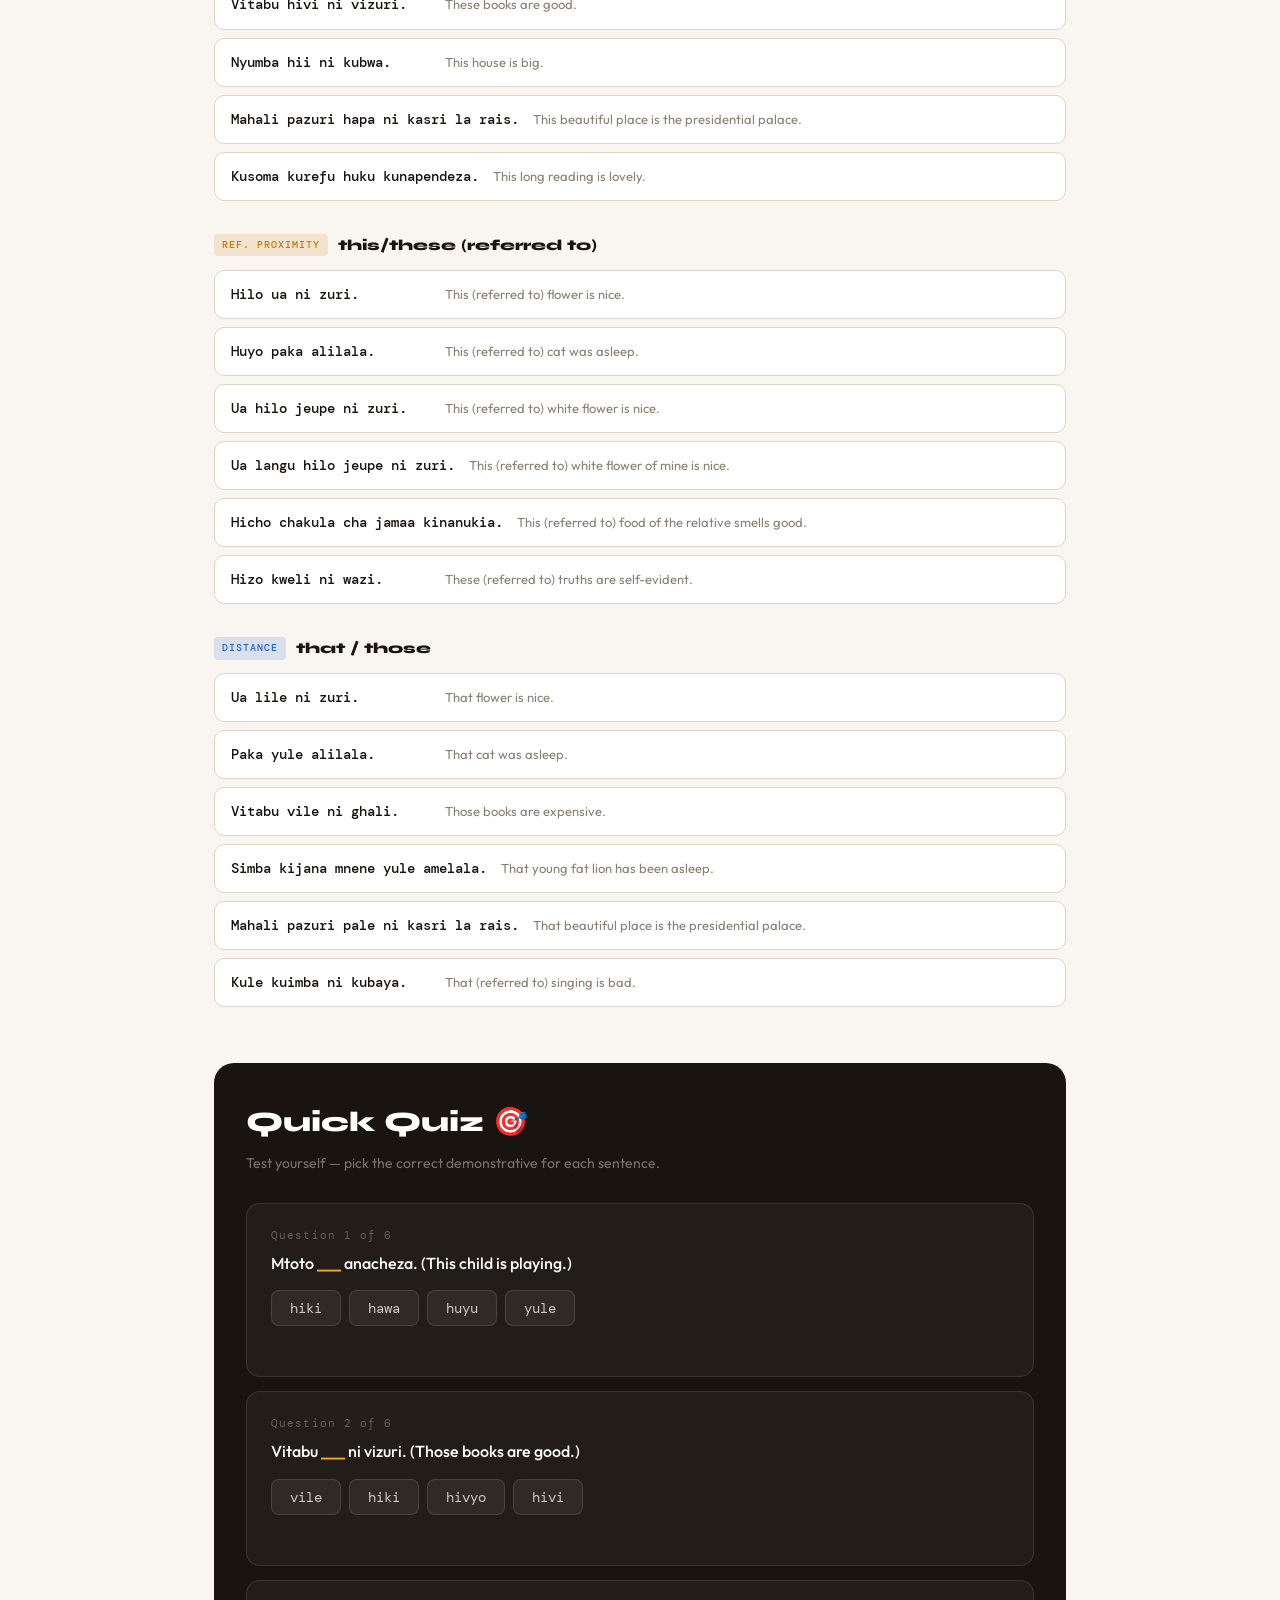
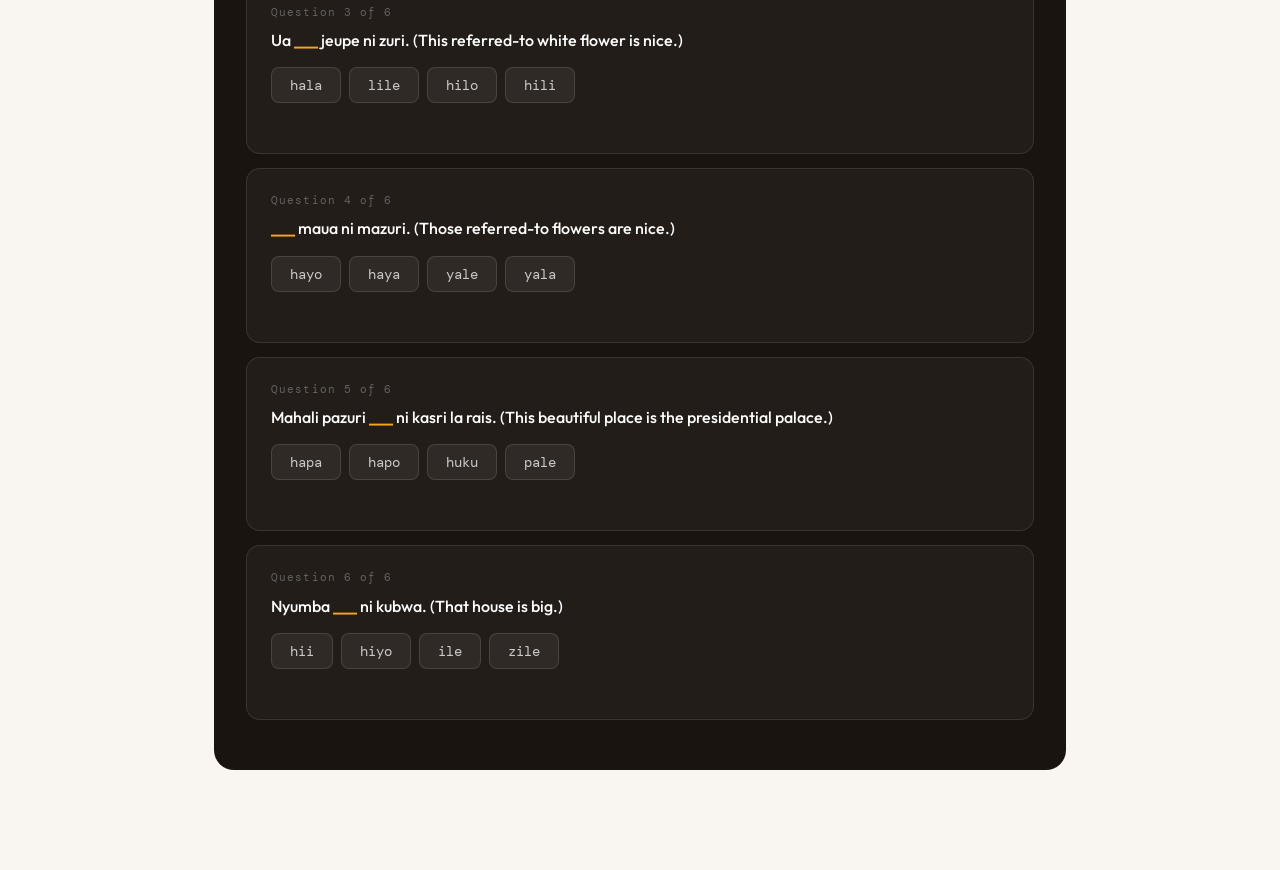
<file: lessons/swahili_demonstratives.html>
<!DOCTYPE html>
<html lang="en">
<head>
<meta charset="UTF-8">
<meta name="viewport" content="width=device-width, initial-scale=1.0">
<title>Demonstratives — Vivumishi Viashiria</title>
<link href="https://fonts.googleapis.com/css2?family=Syne:wght@700;800;900&family=Outfit:wght@300;400;500;600;700&family=DM+Mono:wght@400;500&display=swap" rel="stylesheet">
<style>
  :root {
    --bg:      #f9f6f1;
    --surface: #ffffff;
    --card:    #f2ede6;
    --border:  #ddd5c8;
    --ink:     #1a1410;
    --muted:   #8a7f72;
    --soft:    #b0a898;

    /* type colours */
    --prox:   #1a7a4a;  /* proximity — green */
    --refp:   #c27a0a;  /* reference proximity — amber */
    --dist:   #2563c7;  /* distance — blue */
    --refd:   #1a5fa0;  /* reference distance — darker blue */

    /* noun class colours */
    --m-wa:  #e03e2d;
    --m-mi:  #2e86c1;
    --ki-vi: #1e8449;
    --n:     #7d3c98;
    --ji-ma: #d68910;
    --u:     #b03a2e;
    --pa:    #1a5276;

    --gold:  #f5a623;
    --green: #27ae60;
    --red:   #e74c3c;
  }

  *, *::before, *::after { box-sizing: border-box; margin: 0; padding: 0; }
  body {
    background: var(--bg);
    color: var(--ink);
    font-family: 'Outfit', sans-serif;
    font-weight: 400;
    line-height: 1.65;
  }

  /* ── HEADER ── */
  header {
    background: var(--ink);
    padding: 56px 24px 48px;
    text-align: center;
    position: relative;
    overflow: hidden;
  }
  header::before {
    content: 'HIZI';
    position: absolute;
    top: 50%; left: 50%;
    transform: translate(-50%, -50%);
    font-family: 'Syne', sans-serif;
    font-size: clamp(80px, 22vw, 240px);
    font-weight: 900;
    color: rgba(255,255,255,0.03);
    pointer-events: none;
    white-space: nowrap;
    letter-spacing: 0.08em;
  }
  .h-tag {
    display: inline-block;
    font-family: 'DM Mono', monospace;
    font-size: 11px;
    letter-spacing: 0.22em;
    text-transform: uppercase;
    color: rgba(255,255,255,0.3);
    border: 1px solid rgba(255,255,255,0.12);
    border-radius: 4px;
    padding: 4px 12px;
    margin-bottom: 18px;
  }
  header h1 {
    font-family: 'Syne', sans-serif;
    font-size: clamp(30px, 6vw, 62px);
    font-weight: 900;
    color: #fff;
    line-height: 1.05;
    letter-spacing: -0.02em;
    margin-bottom: 10px;
  }
  header h1 .gold { color: var(--gold); }
  header p { font-size: 15px; color: rgba(255,255,255,0.4); max-width: 520px; margin: 0 auto; font-weight: 300; }

  /* ── MAIN ── */
  main { max-width: 900px; margin: 0 auto; padding: 48px 24px 100px; }

  /* ── INTRO ── */
  .intro-box {
    background: var(--surface);
    border: 2px solid var(--border);
    border-left: 5px solid var(--gold);
    border-radius: 16px;
    padding: 28px 32px;
    margin-bottom: 48px;
  }
  .intro-box h2 { font-family: 'Syne', sans-serif; font-size: 20px; font-weight: 800; color: #8a6200; margin-bottom: 12px; }
  .intro-box p { font-size: 15px; color: var(--muted); margin-bottom: 10px; line-height: 1.7; }
  .intro-box p:last-child { margin-bottom: 0; }
  .intro-box strong { color: var(--ink); font-weight: 700; }

  /* ── SECTION ── */
  .sec-wrap { margin-bottom: 56px; }
  .sec-label {
    font-family: 'DM Mono', monospace;
    font-size: 11px;
    letter-spacing: 0.2em;
    text-transform: uppercase;
    color: var(--muted);
    margin-bottom: 6px;
  }
  .sec-title {
    font-family: 'Syne', sans-serif;
    font-size: clamp(22px, 4vw, 34px);
    font-weight: 900;
    margin-bottom: 6px;
    line-height: 1.1;
  }
  .sec-sub { font-size: 14px; color: var(--muted); margin-bottom: 28px; line-height: 1.6; }

  /* ── TYPE CARDS ── */
  .type-grid {
    display: grid;
    grid-template-columns: repeat(auto-fit, minmax(200px, 1fr));
    gap: 14px;
    margin-bottom: 32px;
  }
  .type-card {
    border-radius: 14px;
    padding: 20px 18px;
    position: relative;
    overflow: hidden;
  }
  .type-card::before {
    content: '';
    position: absolute;
    top: 0; right: 0;
    width: 60px; height: 60px;
    border-radius: 50%;
    opacity: 0.08;
    transform: translate(20px, -20px);
  }
  .type-card.prox  { background: rgba(26,122,74,0.08);  border: 2px solid rgba(26,122,74,0.2);  }
  .type-card.refp  { background: rgba(194,122,10,0.08); border: 2px solid rgba(194,122,10,0.2); }
  .type-card.dist  { background: rgba(37,99,199,0.08);  border: 2px solid rgba(37,99,199,0.2);  }
  .type-card.refd  { background: rgba(26,95,160,0.07);  border: 2px solid rgba(26,95,160,0.18); }
  .type-badge {
    font-family: 'DM Mono', monospace;
    font-size: 10px;
    letter-spacing: 0.15em;
    text-transform: uppercase;
    border-radius: 4px;
    padding: 3px 8px;
    display: inline-block;
    margin-bottom: 10px;
    font-weight: 500;
  }
  .prox  .type-badge { background: rgba(26,122,74,0.15);  color: var(--prox); }
  .refp  .type-badge { background: rgba(194,122,10,0.15); color: var(--refp); }
  .dist  .type-badge { background: rgba(37,99,199,0.15);  color: var(--dist); }
  .refd  .type-badge { background: rgba(26,95,160,0.13);  color: var(--refd); }
  .type-card h3 { font-family: 'Syne', sans-serif; font-size: 16px; font-weight: 800; margin-bottom: 6px; color: var(--ink); }
  .type-card p  { font-size: 13px; color: var(--muted); line-height: 1.55; }
  .type-card .type-eng { font-size: 18px; font-weight: 700; margin-bottom: 8px; }
  .prox  .type-eng { color: var(--prox); }
  .refp  .type-eng { color: var(--refp); }
  .dist  .type-eng { color: var(--dist); }
  .refd  .type-eng { color: var(--refd); }

  /* ── FORMATION BLOCKS ── */
  .form-block {
    background: var(--surface);
    border: 1.5px solid var(--border);
    border-radius: 16px;
    padding: 24px 28px;
    margin-bottom: 20px;
  }
  .form-block h3 {
    font-family: 'Syne', sans-serif;
    font-size: 17px;
    font-weight: 800;
    margin-bottom: 12px;
    color: var(--ink);
  }
  .form-block p { font-size: 14px; color: var(--muted); margin-bottom: 14px; line-height: 1.65; }
  .form-block strong { color: var(--ink); font-weight: 600; }

  .formula-row {
    display: flex;
    align-items: center;
    gap: 8px;
    flex-wrap: wrap;
    background: var(--card);
    border-radius: 10px;
    padding: 14px 16px;
    margin-bottom: 12px;
  }
  .f-pill {
    border-radius: 8px;
    padding: 6px 14px;
    font-size: 13px;
    font-weight: 600;
    font-family: 'DM Mono', monospace;
  }
  .f-pill.h    { background: rgba(26,122,74,0.15);  color: var(--prox); }
  .f-pill.vowel{ background: rgba(194,122,10,0.15); color: var(--refp); }
  .f-pill.pfx  { background: rgba(37,99,199,0.15);  color: var(--dist); }
  .f-pill.suf  { background: rgba(224,62,45,0.13);  color: #c0230f; }
  .f-pill.rel  { background: rgba(125,60,152,0.13); color: #6a2c8a; }
  .f-pill.res  { background: var(--border); color: var(--ink); }
  .f-eq { font-size: 16px; color: var(--soft); font-weight: 300; }
  .f-note { font-size: 13px; color: var(--muted); font-style: italic; }

  /* ── MAIN TABLE ── */
  .table-wrap {
    overflow-x: auto;
    border-radius: 16px;
    border: 1.5px solid var(--border);
    margin-bottom: 24px;
  }
  table.dem-table {
    width: 100%;
    border-collapse: collapse;
    font-size: 13.5px;
    min-width: 580px;
  }
  .dem-table th {
    padding: 10px 14px;
    font-family: 'DM Mono', monospace;
    font-size: 11px;
    letter-spacing: 0.1em;
    text-transform: uppercase;
    font-weight: 500;
    border-bottom: 2px solid var(--border);
    text-align: left;
    background: var(--card);
  }
  .dem-table th.th-prox { color: var(--prox); }
  .dem-table th.th-refp { color: var(--refp); }
  .dem-table th.th-dist { color: var(--dist); }
  .dem-table td {
    padding: 10px 14px;
    border-bottom: 1px solid var(--border);
    vertical-align: middle;
  }
  .dem-table tr:last-child td { border-bottom: none; }
  .dem-table tr:hover td { background: rgba(0,0,0,0.02); }
  .dem-table td .cls { font-weight: 700; font-size: 13px; color: var(--ink); }
  .dem-table td .noun { font-family: 'DM Mono', monospace; font-size: 12px; color: var(--muted); display: block; margin-top: 1px; }
  .v-prox { color: var(--prox); font-weight: 700; font-family: 'DM Mono', monospace; font-size: 14px; }
  .v-refp { color: var(--refp); font-weight: 700; font-family: 'DM Mono', monospace; font-size: 14px; }
  .v-dist { color: var(--dist); font-weight: 700; font-family: 'DM Mono', monospace; font-size: 14px; }
  .loc-row td { background: rgba(26,82,118,0.04); }

  /* ── WORD ORDER ── */
  .wo-section { margin-bottom: 36px; }
  .wo-title {
    font-family: 'Syne', sans-serif;
    font-size: 17px;
    font-weight: 800;
    margin-bottom: 16px;
    color: var(--ink);
  }
  .rule-card {
    background: var(--surface);
    border: 1.5px solid var(--border);
    border-radius: 14px;
    padding: 20px 24px;
    margin-bottom: 14px;
  }
  .rule-label {
    font-family: 'DM Mono', monospace;
    font-size: 10px;
    letter-spacing: 0.15em;
    text-transform: uppercase;
    color: var(--muted);
    margin-bottom: 6px;
  }
  .rule-heading { font-size: 14px; font-weight: 700; color: var(--ink); margin-bottom: 10px; }

  /* slot chain */
  .slot-chain {
    display: flex;
    align-items: center;
    gap: 6px;
    flex-wrap: wrap;
    margin-bottom: 14px;
  }
  .slot {
    border-radius: 8px;
    padding: 5px 12px;
    font-size: 12px;
    font-weight: 600;
    font-family: 'DM Mono', monospace;
  }
  .slot.noun { background: rgba(26,122,74,0.12);  color: var(--prox); }
  .slot.poss { background: rgba(37,99,199,0.12);  color: var(--dist); }
  .slot.adj  { background: rgba(194,122,10,0.12); color: var(--refp); }
  .slot.dem  { background: rgba(224,62,45,0.12);  color: #c0230f; }
  .slot-arr  { color: var(--soft); font-size: 14px; }

  .ex-row {
    background: var(--card);
    border-radius: 10px;
    padding: 12px 16px;
    margin-bottom: 8px;
  }
  .ex-sw  { font-family: 'DM Mono', monospace; font-size: 14px; font-weight: 500; color: var(--ink); margin-bottom: 3px; }
  .ex-en  { font-size: 13px; color: var(--muted); }

  /* ── FULL FORMULA TRAIN ── */
  .train {
    display: flex;
    gap: 0;
    align-items: stretch;
    margin-bottom: 28px;
    overflow-x: auto;
    padding-bottom: 4px;
  }
  .train-car {
    display: flex;
    flex-direction: column;
    align-items: center;
    min-width: 108px;
    flex: 1;
    position: relative;
  }
  .train-car:not(:last-child)::after {
    content: '→';
    position: absolute;
    right: -14px;
    top: 50%;
    transform: translateY(-60%);
    font-size: 18px;
    color: var(--muted);
    z-index: 2;
    line-height: 1;
  }
  .car-num {
    font-family: 'DM Mono', monospace;
    font-size: 10px;
    color: rgba(255,255,255,0.6);
    margin-bottom: 3px;
    letter-spacing: 0.1em;
  }
  .car-body {
    border-radius: 12px;
    padding: 14px 10px 10px;
    width: 100%;
    text-align: center;
    flex: 1;
    display: flex;
    flex-direction: column;
    align-items: center;
    justify-content: center;
  }
  .car-name { font-family: 'Syne', sans-serif; font-size: 12px; font-weight: 800; line-height: 1.2; margin-bottom: 4px; }
  .car-example { font-family: 'DM Mono', monospace; font-size: 11px; opacity: 0.8; line-height: 1.3; }
  .car-optional { font-size: 9px; letter-spacing: 0.08em; text-transform: uppercase; opacity: 0.55; margin-top: 5px; font-family: 'DM Mono', monospace; }
  .train-gap { width: 28px; flex-shrink: 0; }

  /* ── EXAMPLES BLOCK ── */
  .ex-group { margin-bottom: 32px; }
  .ex-group-title {
    font-family: 'Syne', sans-serif;
    font-size: 15px;
    font-weight: 800;
    margin-bottom: 12px;
    display: flex;
    align-items: center;
    gap: 10px;
  }
  .ex-tag {
    font-family: 'DM Mono', monospace;
    font-size: 10px;
    letter-spacing: 0.1em;
    text-transform: uppercase;
    border-radius: 4px;
    padding: 3px 8px;
    font-weight: 500;
  }
  .ex-tag.prox { background: rgba(26,122,74,0.15);  color: var(--prox); }
  .ex-tag.refp { background: rgba(194,122,10,0.15); color: var(--refp); }
  .ex-tag.dist { background: rgba(37,99,199,0.15);  color: var(--dist); }

  .ex-list { display: flex; flex-direction: column; gap: 8px; }
  .ex-item {
    background: var(--surface);
    border: 1.5px solid var(--border);
    border-radius: 10px;
    padding: 12px 16px;
    display: flex;
    align-items: baseline;
    gap: 14px;
  }
  .ex-item .sw { font-family: 'DM Mono', monospace; font-size: 14px; font-weight: 500; min-width: 200px; color: var(--ink); }
  .ex-item .en { font-size: 13px; color: var(--muted); }

  /* ── CALLOUT BOXES ── */
  .callout {
    border-radius: 12px;
    padding: 18px 22px;
    margin-bottom: 20px;
    font-size: 14px;
    line-height: 1.65;
  }
  .callout strong { font-weight: 700; display: block; margin-bottom: 4px; }
  .callout.gold   { background: rgba(245,166,35,0.1);  border-left: 4px solid var(--gold); color: #6a4800; }
  .callout.green  { background: rgba(39,174,96,0.09);  border-left: 4px solid var(--green); color: #1a5e38; }
  .callout.blue   { background: rgba(37,99,199,0.08);  border-left: 4px solid var(--dist); color: #183a80; }
  .callout.amber  { background: rgba(194,122,10,0.09); border-left: 4px solid var(--refp); color: #6a4400; }

  /* ── QUIZ ── */
  .quiz-wrap {
    background: var(--ink);
    border-radius: 20px;
    padding: 36px 32px;
    margin-top: 56px;
  }
  .quiz-wrap h2 {
    font-family: 'Syne', sans-serif;
    font-size: 28px;
    font-weight: 900;
    color: #fff;
    margin-bottom: 6px;
  }
  .quiz-wrap p { font-size: 14px; color: rgba(255,255,255,0.4); margin-bottom: 28px; }
  .q-card {
    background: rgba(255,255,255,0.04);
    border: 1px solid rgba(255,255,255,0.1);
    border-radius: 14px;
    padding: 22px 24px;
    margin-bottom: 14px;
  }
  .q-num { font-family: 'DM Mono', monospace; font-size: 11px; color: rgba(255,255,255,0.3); letter-spacing: 0.1em; margin-bottom: 6px; }
  .q-text { font-size: 16px; color: #fff; font-weight: 500; margin-bottom: 14px; }
  .q-text em { color: var(--gold); font-style: normal; font-weight: 700; }
  .q-opts { display: flex; flex-wrap: wrap; gap: 8px; }
  .q-btn {
    background: rgba(255,255,255,0.06);
    border: 1px solid rgba(255,255,255,0.12);
    border-radius: 8px;
    padding: 8px 18px;
    font-size: 14px;
    font-family: 'DM Mono', monospace;
    color: rgba(255,255,255,0.75);
    cursor: pointer;
    transition: all 0.15s ease;
  }
  .q-btn:hover { background: rgba(255,255,255,0.1); border-color: rgba(255,255,255,0.25); color: #fff; }
  .q-btn.correct { background: rgba(39,174,96,0.25) !important; border-color: #27ae60 !important; color: #6effa8 !important; }
  .q-btn.wrong   { background: rgba(232,90,74,0.22) !important; border-color: var(--red) !important; color: #ff9e92 !important; }
  .q-btn:disabled { cursor: default; }
  .q-feedback { margin-top: 10px; font-size: 13px; min-height: 18px; font-family: 'DM Mono', monospace; }
  .q-feedback.ok  { color: #6effa8; }
  .q-feedback.bad { color: #ff9e92; }
  .quiz-score {
    text-align: center;
    margin-top: 24px;
    padding-top: 24px;
    border-top: 1px solid rgba(255,255,255,0.08);
  }
  .score-num { font-family: 'Syne', sans-serif; font-size: 42px; font-weight: 900; color: var(--gold); }
  .score-label { font-size: 14px; color: rgba(255,255,255,0.4); margin-top: 4px; }
  .quiz-reset {
    margin-top: 18px;
    background: rgba(255,255,255,0.06);
    border: 1px solid rgba(255,255,255,0.15);
    border-radius: 8px;
    padding: 10px 24px;
    font-size: 14px;
    color: rgba(255,255,255,0.6);
    cursor: pointer;
    font-family: 'Outfit', sans-serif;
    transition: all 0.15s;
  }
  .quiz-reset:hover { background: rgba(255,255,255,0.1); color: #fff; }

  /* ── SUMMARY BOX ── */
  .summary-grid {
    display: grid;
    grid-template-columns: repeat(auto-fit, minmax(190px, 1fr));
    gap: 14px;
    margin-bottom: 20px;
  }
  .sum-card {
    background: var(--surface);
    border: 1.5px solid var(--border);
    border-radius: 14px;
    padding: 18px 16px;
    text-align: center;
  }
  .sum-key { font-family: 'DM Mono', monospace; font-size: 24px; font-weight: 500; margin-bottom: 6px; }
  .sum-label { font-size: 12px; color: var(--muted); margin-bottom: 4px; }
  .sum-eng { font-size: 13px; font-weight: 600; color: var(--ink); }

  @media (max-width: 600px) {
    .type-grid { grid-template-columns: 1fr 1fr; }
    .ex-item { flex-direction: column; gap: 4px; }
    .ex-item .sw { min-width: unset; }
    .train-car { min-width: 85px; }
  }
</style>
</head>
<body>

<header>
  <div class="h-tag">Grammar · Week 9</div>
  <h1>Demonstra&shy;<span class="gold">tives</span></h1>
  <p>Vivumishi Viashiria — pointing to what's near, far, or already known</p>
</header>

<main>

  <!-- INTRO -->
  <div class="intro-box">
    <h2>What are demonstratives?</h2>
    <p>A demonstrative is a <strong>pointing word</strong> — it identifies exactly which thing you mean. In English the demonstratives are <strong>this, these, that, those</strong>. Swahili has all of these, plus a special fourth type: the <strong>reference demonstrative</strong>, used when the thing has already been mentioned in the conversation.</p>
    <p>Like adjectives, every demonstrative in Swahili must <strong>agree with the noun it points to</strong> — it changes shape based on the noun's class. But each type follows a clear, logical pattern that you can learn once and apply everywhere.</p>
    <p>Demonstratives can work as <strong>adjectives</strong> (next to a noun: <em>kitabu hiki</em> — this book) or as <strong>pronouns</strong> (standing alone: <em>Hiki ni kizuri</em> — this one is good). The form is exactly the same either way.</p>
  </div>

  <!-- SECTION A: FOUR TYPES -->
  <div class="sec-wrap">
    <div class="sec-label">Section A</div>
    <div class="sec-title">The four types</div>
    <div class="sec-sub">Swahili has four demonstrative types. Two are based on physical distance (near vs. far). Two are reference types for things already discussed.</div>

    <div class="type-grid">
      <div class="type-card prox">
        <div class="type-badge">Proximity</div>
        <div class="type-eng">this / these</div>
        <h3>Near the speaker</h3>
        <p>Always starts with <strong>H</strong>. Think: <em>"H for Here."</em> Used for things close to you right now.</p>
      </div>
      <div class="type-card refp">
        <div class="type-badge">Ref. Proximity</div>
        <div class="type-eng">this/these (ref)</div>
        <h3>Mentioned, nearby</h3>
        <p>Built from proximity + a <strong>relative particle</strong>. Used when the nearby thing has already come up in conversation.</p>
      </div>
      <div class="type-card dist">
        <div class="type-badge">Distance</div>
        <div class="type-eng">that / those</div>
        <h3>Far from the speaker</h3>
        <p>Always ends in <strong>-le</strong>. Think: <em>"-le" = pointing away.</em> Used for things away from you.</p>
      </div>
      <div class="type-card refd">
        <div class="type-badge">Ref. Distance</div>
        <div class="type-eng">that/those (ref)</div>
        <h3>Mentioned, far away</h3>
        <p>Same form as distance. What changes is <strong>word order</strong> — it usually precedes the noun when no adjective is present.</p>
      </div>
    </div>
  </div>

  <!-- SECTION B: FORMATION -->
  <div class="sec-wrap">
    <div class="sec-label">Section B</div>
    <div class="sec-title">How they are formed</div>
    <div class="sec-sub">Each type has its own formation rule. Learn the pattern once — it applies to every noun class.</div>

    <div class="form-block">
      <h3 style="color:var(--prox)">Proximity — "this / these"</h3>
      <p>Every proximity demonstrative starts with <strong>h-</strong>, followed by a vowel that duplicates the vowel of the noun class's subject prefix, then the subject prefix itself.</p>
      <div class="formula-row">
        <div class="f-pill h">H</div>
        <div class="f-eq">+</div>
        <div class="f-pill vowel">duplicated vowel</div>
        <div class="f-eq">+</div>
        <div class="f-pill pfx">subject prefix</div>
        <div class="f-eq">=</div>
        <div class="f-pill res">proximity demonstrative</div>
      </div>
      <p class="f-note">WA- class: H + a + wa = <strong>hawa</strong> &nbsp;|&nbsp; MI- class: H + i + i = <strong>hii</strong> &nbsp;|&nbsp; JI- class: H + i + li = <strong>hili</strong></p>
      <div class="callout amber" style="margin-top:14px;margin-bottom:0">
        <strong>Exception — M-WA singular:</strong> We would expect <em>a-</em> (the subject prefix) but it uses <em>-yu</em> instead, giving H + u + yu = <strong>huyu</strong>. Also: M(W)- locative has no vowel in its prefix, so the vowel <em>u</em> is inserted → <strong>humu</strong>.
      </div>
    </div>

    <div class="form-block">
      <h3 style="color:var(--refp)">Reference for Proximity</h3>
      <p>Take the <strong>first syllable</strong> of the proximity demonstrative for that class, then attach the noun class's <strong>relative particle</strong>.</p>
      <div class="formula-row">
        <div class="f-pill h">1st syllable of proximity</div>
        <div class="f-eq">+</div>
        <div class="f-pill rel">relative particle</div>
        <div class="f-eq">=</div>
        <div class="f-pill res">reference for proximity</div>
      </div>
      <p class="f-note">JI- class: hi- + -lo- = <strong>hilo</strong> &nbsp;|&nbsp; KI- class: hi- + -cho- = <strong>hicho</strong> &nbsp;|&nbsp; MA- class: ha- + -yo- = <strong>hayo</strong></p>
      <div class="callout amber" style="margin-top:14px;margin-bottom:0">
        <strong>Exception — M-WA singular:</strong> We would expect the relative particle <em>-ye-</em> but it uses <em>-yo</em> instead → hu- + -yo = <strong>huyo</strong>.
      </div>
    </div>

    <div class="form-block">
      <h3 style="color:var(--dist)">Distance — "that / those"</h3>
      <p>Take the noun class's <strong>subject prefix</strong> (the pronominal form) and add the suffix <strong>-le</strong>.</p>
      <div class="formula-row">
        <div class="f-pill pfx">subject prefix</div>
        <div class="f-eq">+</div>
        <div class="f-pill suf">-le</div>
        <div class="f-eq">=</div>
        <div class="f-pill res">distance demonstrative</div>
      </div>
      <p class="f-note">WA- class: wa + le = <strong>wale</strong> &nbsp;|&nbsp; JI- class: li + le = <strong>lile</strong> &nbsp;|&nbsp; KI- class: ki + le = <strong>kile</strong></p>
      <div class="callout blue" style="margin-top:14px;margin-bottom:0">
        <strong>Exception — M-WA singular:</strong> Uses <em>yu-</em> instead of <em>a-</em> → yu + le = <strong>yule</strong>.
      </div>
    </div>

    <div class="form-block">
      <h3 style="color:var(--refd)">Reference for Distance</h3>
      <p>No new forms needed! The <strong>Reference for Distance uses exactly the same forms as the Distance demonstrative</strong>. The only difference is word order — the reference form usually comes before the noun (when no adjective is present). See Section D for full word order rules.</p>
      <div class="callout green" style="margin-bottom:0">
        <strong>Easy rule to remember:</strong> If you already know the distance forms (wale, yule, kile, lile…), you already know the reference-for-distance forms. Just learn when to place them before vs. after the noun.
      </div>
    </div>
  </div>

  <!-- SECTION C: FULL TABLE -->
  <div class="sec-wrap">
    <div class="sec-label">Section C</div>
    <div class="sec-title">Complete reference table</div>
    <div class="sec-sub">All noun classes — proximity, reference for proximity, and distance side by side. Remember: reference for distance uses the same form as distance.</div>

    <div class="table-wrap">
      <table class="dem-table">
        <thead>
          <tr>
            <th>Noun class</th>
            <th>Example</th>
            <th class="th-prox">Proximity<br><span style="font-weight:400;opacity:0.7">this / these</span></th>
            <th class="th-refp">Ref. Proximity<br><span style="font-weight:400;opacity:0.7">this (referred to)</span></th>
            <th class="th-dist">Distance / Ref. Distance<br><span style="font-weight:400;opacity:0.7">that / those</span></th>
          </tr>
        </thead>
        <tbody>
          <tr>
            <td><span class="cls">M-WA</span><span class="noun">singular · people/animals</span></td>
            <td><span style="font-family:'DM Mono',monospace;font-size:12px">mtu</span></td>
            <td><span class="v-prox">huyu</span></td>
            <td><span class="v-refp">huyo</span></td>
            <td><span class="v-dist">yule</span></td>
          </tr>
          <tr>
            <td><span class="cls">M-WA</span><span class="noun">plural</span></td>
            <td><span style="font-family:'DM Mono',monospace;font-size:12px">watu</span></td>
            <td><span class="v-prox">hawa</span></td>
            <td><span class="v-refp">hao</span></td>
            <td><span class="v-dist">wale</span></td>
          </tr>
          <tr>
            <td><span class="cls">M-MI</span><span class="noun">singular</span></td>
            <td><span style="font-family:'DM Mono',monospace;font-size:12px">mti</span></td>
            <td><span class="v-prox">huu</span></td>
            <td><span class="v-refp">huo</span></td>
            <td><span class="v-dist">ule</span></td>
          </tr>
          <tr>
            <td><span class="cls">M-MI</span><span class="noun">plural</span></td>
            <td><span style="font-family:'DM Mono',monospace;font-size:12px">miti</span></td>
            <td><span class="v-prox">hii</span></td>
            <td><span class="v-refp">hiyo</span></td>
            <td><span class="v-dist">ile</span></td>
          </tr>
          <tr>
            <td><span class="cls">JI-MA</span><span class="noun">singular</span></td>
            <td><span style="font-family:'DM Mono',monospace;font-size:12px">tunda</span></td>
            <td><span class="v-prox">hili</span></td>
            <td><span class="v-refp">hilo</span></td>
            <td><span class="v-dist">lile</span></td>
          </tr>
          <tr>
            <td><span class="cls">JI-MA</span><span class="noun">plural</span></td>
            <td><span style="font-family:'DM Mono',monospace;font-size:12px">matunda</span></td>
            <td><span class="v-prox">haya</span></td>
            <td><span class="v-refp">hayo</span></td>
            <td><span class="v-dist">yale</span></td>
          </tr>
          <tr>
            <td><span class="cls">KI-VI</span><span class="noun">singular</span></td>
            <td><span style="font-family:'DM Mono',monospace;font-size:12px">kiti</span></td>
            <td><span class="v-prox">hiki</span></td>
            <td><span class="v-refp">hicho</span></td>
            <td><span class="v-dist">kile</span></td>
          </tr>
          <tr>
            <td><span class="cls">KI-VI</span><span class="noun">plural</span></td>
            <td><span style="font-family:'DM Mono',monospace;font-size:12px">viti</span></td>
            <td><span class="v-prox">hivi</span></td>
            <td><span class="v-refp">hivyo</span></td>
            <td><span class="v-dist">vile</span></td>
          </tr>
          <tr>
            <td><span class="cls">N class</span><span class="noun">singular</span></td>
            <td><span style="font-family:'DM Mono',monospace;font-size:12px">kalamu</span></td>
            <td><span class="v-prox">hii</span></td>
            <td><span class="v-refp">hiyo</span></td>
            <td><span class="v-dist">ile</span></td>
          </tr>
          <tr>
            <td><span class="cls">N class</span><span class="noun">plural</span></td>
            <td><span style="font-family:'DM Mono',monospace;font-size:12px">kalamu</span></td>
            <td><span class="v-prox">hizi</span></td>
            <td><span class="v-refp">hizo</span></td>
            <td><span class="v-dist">zile</span></td>
          </tr>
          <tr>
            <td><span class="cls">U class</span><span class="noun">singular</span></td>
            <td><span style="font-family:'DM Mono',monospace;font-size:12px">uso</span></td>
            <td><span class="v-prox">huu</span></td>
            <td><span class="v-refp">huo</span></td>
            <td><span class="v-dist">ule</span></td>
          </tr>
          <tr>
            <td><span class="cls">U class</span><span class="noun">plural</span></td>
            <td><span style="font-family:'DM Mono',monospace;font-size:12px">nyuso</span></td>
            <td><span class="v-prox">hizi</span></td>
            <td><span class="v-refp">hizo</span></td>
            <td><span class="v-dist">zile</span></td>
          </tr>
          <tr class="loc-row">
            <td><span class="cls" style="color:var(--pa)">PA-</span><span class="noun">definite place</span></td>
            <td><span style="font-family:'DM Mono',monospace;font-size:12px">mahali</span></td>
            <td><span class="v-prox">hapa</span></td>
            <td><span class="v-refp">hapo</span></td>
            <td><span class="v-dist">pale</span></td>
          </tr>
          <tr class="loc-row">
            <td><span class="cls" style="color:var(--pa)">KU-</span><span class="noun">indefinite place / direction</span></td>
            <td><span style="font-family:'DM Mono',monospace;font-size:12px">—</span></td>
            <td><span class="v-prox">huku</span></td>
            <td><span class="v-refp">huko</span></td>
            <td><span class="v-dist">kule</span></td>
          </tr>
          <tr class="loc-row">
            <td><span class="cls" style="color:var(--pa)">M(W)-</span><span class="noun">inside / within</span></td>
            <td><span style="font-family:'DM Mono',monospace;font-size:12px">—</span></td>
            <td><span class="v-prox">humu</span></td>
            <td><span class="v-refp">humo</span></td>
            <td><span class="v-dist">mle</span></td>
          </tr>
        </tbody>
      </table>
    </div>

    <div class="callout blue">
      <strong>Locative classes:</strong> PA- = a definite/specific spot (<em>hapa</em> = right here). KU- = a general direction or area (<em>huku</em> = around this way). M(W)- = the interior of a place (<em>humu</em> = inside here). The M(W)- proximity form is special — its prefix has no vowel, so <em>u</em> is inserted to make <em>humu</em>.
    </div>
  </div>

  <!-- SECTION D: WORD ORDER -->
  <div class="sec-wrap">
    <div class="sec-label">Section D</div>
    <div class="sec-title">Word order rules</div>
    <div class="sec-sub">Where a demonstrative sits in a sentence depends on its type, and whether adjectives or possessives are also present.</div>

    <!-- Proximity & Distance basic -->
    <div class="wo-section">
      <div class="wo-title">Proximity and Distance — basic position</div>
      <div class="rule-card">
        <div class="rule-label">Normal everyday usage</div>
        <div class="rule-heading">Demonstrative comes AFTER the noun</div>
        <div class="ex-row"><div class="ex-sw">nyumba hii</div><div class="ex-en">this house</div></div>
        <div class="ex-row"><div class="ex-sw">watu wale</div><div class="ex-en">those people</div></div>
      </div>
      <div class="rule-card">
        <div class="rule-label">Emphatic — strong pointing</div>
        <div class="rule-heading">Demonstrative comes BEFORE the noun for emphasis</div>
        <div class="ex-row"><div class="ex-sw">Hii nyumba!</div><div class="ex-en">THIS house! (pointing firmly)</div></div>
        <div class="ex-row"><div class="ex-sw">Wale watu!</div><div class="ex-en">THOSE people! (emphatic)</div></div>
      </div>
    </div>

    <!-- Reference for Proximity word order -->
    <div class="wo-section">
      <div class="wo-title" style="color:var(--refp)">Reference for Proximity — three rules</div>

      <div class="rule-card">
        <div class="rule-label">Rule 1 — noun alone (no adjective)</div>
        <div class="rule-heading">Reference demonstrative comes BEFORE the noun</div>
        <div class="ex-row"><div class="ex-sw">Hilo ua ni zuri.</div><div class="ex-en">This (referred to) flower is nice.</div></div>
        <div class="ex-row"><div class="ex-sw">Hayo maua ni mazuri.</div><div class="ex-en">These (referred to) flowers are nice.</div></div>
        <div class="ex-row"><div class="ex-sw">Huyo paka alilala.</div><div class="ex-en">This (referred to) cat was asleep.</div></div>
      </div>

      <div class="rule-card">
        <div class="rule-label">Rule 2 — noun + adjective</div>
        <div class="rule-heading">Reference demonstrative comes AFTER the noun, before the adjective</div>
        <div class="slot-chain">
          <div class="slot noun">Noun</div><div class="slot-arr">→</div>
          <div class="slot dem">Ref. demonstrative</div><div class="slot-arr">→</div>
          <div class="slot adj">Adjective</div>
        </div>
        <div class="ex-row"><div class="ex-sw">Ua hilo jeupe ni zuri.</div><div class="ex-en">This (referred to) white flower is nice.</div></div>
        <div class="ex-row"><div class="ex-sw">Maua hayo meupe ni mazuri.</div><div class="ex-en">These (referred to) white flowers are nice.</div></div>
      </div>

      <div class="rule-card">
        <div class="rule-label">Rule 3 — noun + personal possessive + adjective</div>
        <div class="rule-heading">Noun → possessive → reference demonstrative → adjective</div>
        <div class="slot-chain">
          <div class="slot noun">Noun</div><div class="slot-arr">→</div>
          <div class="slot poss">Possessive</div><div class="slot-arr">→</div>
          <div class="slot dem">Ref. demonstrative</div><div class="slot-arr">→</div>
          <div class="slot adj">Adjective</div>
        </div>
        <div class="ex-row"><div class="ex-sw">Ua langu hilo jeupe ni zuri.</div><div class="ex-en">This (referred to) white flower of mine is nice.</div></div>
        <div class="ex-row"><div class="ex-sw">Maua yangu hayo meupe ni mazuri.</div><div class="ex-en">These (referred to) white flowers of mine are nice.</div></div>
      </div>
    </div>

    <!-- Reference for Distance -->
    <div class="wo-section">
      <div class="wo-title" style="color:var(--dist)">Reference for Distance — same three rules</div>

      <div class="rule-card">
        <div class="rule-label">Rule 1 — noun alone</div>
        <div class="rule-heading">Reference demonstrative comes BEFORE the noun</div>
        <div class="ex-row"><div class="ex-sw">Lile ua ni zuri.</div><div class="ex-en">That (referred to) flower is nice.</div></div>
        <div class="ex-row"><div class="ex-sw">Yale maua ni mazuri.</div><div class="ex-en">Those (referred to) flowers are nice.</div></div>
        <div class="ex-row"><div class="ex-sw">Yule paka alilala.</div><div class="ex-en">That (referred to) cat was asleep.</div></div>
      </div>

      <div class="rule-card">
        <div class="rule-label">Rule 2 — noun + adjective</div>
        <div class="rule-heading">Reference demonstrative comes AFTER the noun, before the adjective</div>
        <div class="slot-chain">
          <div class="slot noun">Noun</div><div class="slot-arr">→</div>
          <div class="slot dem">Ref. demonstrative</div><div class="slot-arr">→</div>
          <div class="slot adj">Adjective</div>
        </div>
        <div class="ex-row"><div class="ex-sw">Ua lile jeupe ni zuri.</div><div class="ex-en">That (referred to) white flower is nice.</div></div>
        <div class="ex-row"><div class="ex-sw">Maua yale meupe ni mazuri.</div><div class="ex-en">Those (referred to) white flowers are nice.</div></div>
      </div>

      <div class="rule-card">
        <div class="rule-label">Rule 3 — noun + personal possessive + adjective</div>
        <div class="rule-heading">Noun → possessive → reference demonstrative → adjective</div>
        <div class="slot-chain">
          <div class="slot noun">Noun</div><div class="slot-arr">→</div>
          <div class="slot poss">Possessive</div><div class="slot-arr">→</div>
          <div class="slot dem">Ref. demonstrative</div><div class="slot-arr">→</div>
          <div class="slot adj">Adjective</div>
        </div>
        <div class="ex-row"><div class="ex-sw">Ua langu lile jeupe ni zuri.</div><div class="ex-en">That (referred to) white flower of mine is nice.</div></div>
        <div class="ex-row"><div class="ex-sw">Maua yangu yale meupe ni mazuri.</div><div class="ex-en">Those (referred to) white flowers of mine are nice.</div></div>
      </div>

      <div class="callout gold">
        <strong>Key contrast to remember:</strong> Both reference types follow the exact same three word order rules. What changes is only the demonstrative form — <em>hilo/hayo</em> for reference proximity vs. <em>lile/yale</em> for reference distance.
      </div>
    </div>
  </div>

  <!-- SECTION E: FULL NOUN PHRASE FORMULA -->
  <div class="sec-wrap">
    <div class="sec-label">Section E</div>
    <div class="sec-title">Full noun phrase formula</div>
    <div class="sec-sub">When a noun phrase includes a possessive, adjective, quantity, demonstrative, and -a of association all together, this is the fixed order every element must follow.</div>

    <div class="train">
      <div class="train-car">
        <div class="car-body" style="background:rgba(26,122,74,0.12)">
          <div class="car-num">01</div>
          <div class="car-name" style="color:var(--prox)">Noun</div>
          <div class="car-example">Visu</div>
        </div>
      </div>
      <div class="train-gap"></div>
      <div class="train-car">
        <div class="car-body" style="background:rgba(37,99,199,0.12)">
          <div class="car-num">02</div>
          <div class="car-name" style="color:var(--dist)">Personal<br>possessive</div>
          <div class="car-example">vyangu</div>
          <div class="car-optional">optional</div>
        </div>
      </div>
      <div class="train-gap"></div>
      <div class="train-car">
        <div class="car-body" style="background:rgba(194,122,10,0.12)">
          <div class="car-num">03</div>
          <div class="car-name" style="color:var(--refp)">Adjective</div>
          <div class="car-example">vikubwa</div>
          <div class="car-optional">optional</div>
        </div>
      </div>
      <div class="train-gap"></div>
      <div class="train-car">
        <div class="car-body" style="background:rgba(125,60,152,0.12)">
          <div class="car-num">04</div>
          <div class="car-name" style="color:#7d3c98">Quantity</div>
          <div class="car-example">vitano</div>
          <div class="car-optional">optional</div>
        </div>
      </div>
      <div class="train-gap"></div>
      <div class="train-car">
        <div class="car-body" style="background:rgba(224,62,45,0.12)">
          <div class="car-num">05</div>
          <div class="car-name" style="color:#c0230f">Demon&shy;strative</div>
          <div class="car-example">hivi</div>
          <div class="car-optional">optional</div>
        </div>
      </div>
      <div class="train-gap"></div>
      <div class="train-car">
        <div class="car-body" style="background:rgba(26,82,118,0.12)">
          <div class="car-num">06</div>
          <div class="car-name" style="color:var(--pa)">-A of<br>association</div>
          <div class="car-example">vya kale</div>
          <div class="car-optional">optional</div>
        </div>
      </div>
    </div>

    <div class="ex-row" style="margin-bottom:16px">
      <div class="ex-sw" style="font-size:16px">Visu vyangu vikubwa vitano hivi vya kale.</div>
      <div class="ex-en" style="margin-top:4px">These five big ancient knives of mine.</div>
    </div>

    <div class="callout gold">
      <strong>Remember:</strong> Not every noun phrase uses all six slots — most of the time only two or three are present. But when multiple elements appear together, this order is fixed and must be followed. Getting the order wrong will make the sentence sound unnatural or be misunderstood.
    </div>
  </div>

  <!-- SECTION F: EXAMPLES -->
  <div class="sec-wrap">
    <div class="sec-label">Section F</div>
    <div class="sec-title">Sentences in action</div>
    <div class="sec-sub">All four types used in real sentences across different noun classes.</div>

    <div class="ex-group">
      <div class="ex-group-title"><span class="ex-tag prox">Proximity</span> this / these</div>
      <div class="ex-list">
        <div class="ex-item"><span class="sw">Ua hili ni zuri.</span><span class="en">This flower is nice.</span></div>
        <div class="ex-item"><span class="sw">Paka huyu alilala.</span><span class="en">This cat was asleep.</span></div>
        <div class="ex-item"><span class="sw">Vitabu hivi ni vizuri.</span><span class="en">These books are good.</span></div>
        <div class="ex-item"><span class="sw">Nyumba hii ni kubwa.</span><span class="en">This house is big.</span></div>
        <div class="ex-item"><span class="sw">Mahali pazuri hapa ni kasri la rais.</span><span class="en">This beautiful place is the presidential palace.</span></div>
        <div class="ex-item"><span class="sw">Kusoma kurefu huku kunapendeza.</span><span class="en">This long reading is lovely.</span></div>
      </div>
    </div>

    <div class="ex-group">
      <div class="ex-group-title"><span class="ex-tag refp">Ref. Proximity</span> this/these (referred to)</div>
      <div class="ex-list">
        <div class="ex-item"><span class="sw">Hilo ua ni zuri.</span><span class="en">This (referred to) flower is nice.</span></div>
        <div class="ex-item"><span class="sw">Huyo paka alilala.</span><span class="en">This (referred to) cat was asleep.</span></div>
        <div class="ex-item"><span class="sw">Ua hilo jeupe ni zuri.</span><span class="en">This (referred to) white flower is nice.</span></div>
        <div class="ex-item"><span class="sw">Ua langu hilo jeupe ni zuri.</span><span class="en">This (referred to) white flower of mine is nice.</span></div>
        <div class="ex-item"><span class="sw">Hicho chakula cha jamaa kinanukia.</span><span class="en">This (referred to) food of the relative smells good.</span></div>
        <div class="ex-item"><span class="sw">Hizo kweli ni wazi.</span><span class="en">These (referred to) truths are self-evident.</span></div>
      </div>
    </div>

    <div class="ex-group">
      <div class="ex-group-title"><span class="ex-tag dist">Distance</span> that / those</div>
      <div class="ex-list">
        <div class="ex-item"><span class="sw">Ua lile ni zuri.</span><span class="en">That flower is nice.</span></div>
        <div class="ex-item"><span class="sw">Paka yule alilala.</span><span class="en">That cat was asleep.</span></div>
        <div class="ex-item"><span class="sw">Vitabu vile ni ghali.</span><span class="en">Those books are expensive.</span></div>
        <div class="ex-item"><span class="sw">Simba kijana mnene yule amelala.</span><span class="en">That young fat lion has been asleep.</span></div>
        <div class="ex-item"><span class="sw">Mahali pazuri pale ni kasri la rais.</span><span class="en">That beautiful place is the presidential palace.</span></div>
        <div class="ex-item"><span class="sw">Kule kuimba ni kubaya.</span><span class="en">That (referred to) singing is bad.</span></div>
      </div>
    </div>
  </div>

  <!-- QUIZ -->
  <div class="quiz-wrap" id="quiz-wrap">
    <h2>Quick Quiz 🎯</h2>
    <p>Test yourself — pick the correct demonstrative for each sentence.</p>
    <div id="quiz-questions"></div>
    <div class="quiz-score" id="quiz-score" style="display:none">
      <div class="score-num" id="score-num">0/6</div>
      <div class="score-label">answers correct</div>
      <button class="quiz-reset" onclick="resetQuiz()">Try again ↺</button>
    </div>
  </div>

</main>

<script>
const QUESTIONS = [
  {
    q: 'Mtoto ___ anacheza. (This child is playing.)',
    opts: ['hawa', 'huyu', 'yule', 'hiki'],
    ans: 'huyu',
    exp: 'M-WA singular proximity → huyu'
  },
  {
    q: 'Vitabu ___ ni vizuri. (Those books are good.)',
    opts: ['hivi', 'hivyo', 'vile', 'hiki'],
    ans: 'vile',
    exp: 'KI-VI plural distance → vile'
  },
  {
    q: 'Ua ___ jeupe ni zuri. (This referred-to white flower is nice.)',
    opts: ['hili', 'hilo', 'lile', 'hala'],
    ans: 'hilo',
    exp: 'JI-MA singular reference for proximity → hilo (after noun, before adjective)'
  },
  {
    q: '___ maua ni mazuri. (Those referred-to flowers are nice.)',
    opts: ['haya', 'hayo', 'yale', 'yala'],
    ans: 'yale',
    exp: 'JI-MA plural reference for distance → yale (before noun, no adjective)'
  },
  {
    q: 'Mahali pazuri ___ ni kasri la rais. (This beautiful place is the presidential palace.)',
    opts: ['pale', 'hapo', 'hapa', 'huku'],
    ans: 'hapa',
    exp: 'PA- class proximity → hapa (after noun + adjective)'
  },
  {
    q: 'Nyumba ___ ni kubwa. (That house is big.)',
    opts: ['hii', 'hiyo', 'ile', 'zile'],
    ans: 'ile',
    exp: 'N class singular distance → ile'
  },
];

let answered = 0;
let correct  = 0;

function buildQuiz() {
  const container = document.getElementById('quiz-questions');
  container.innerHTML = '';
  answered = 0; correct = 0;
  document.getElementById('quiz-score').style.display = 'none';

  QUESTIONS.forEach((q, i) => {
    const card = document.createElement('div');
    card.className = 'q-card';
    card.id = 'q-' + i;

    const shuffled = [...q.opts].sort(() => Math.random() - 0.5);

    card.innerHTML = `
      <div class="q-num">Question ${i + 1} of ${QUESTIONS.length}</div>
      <div class="q-text">${q.q.replace(/_+/, '<em>___</em>')}</div>
      <div class="q-opts">
        ${shuffled.map(o => `<button class="q-btn" onclick="answer(this, ${i}, '${o}')">${o}</button>`).join('')}
      </div>
      <div class="q-feedback" id="fb-${i}"></div>
    `;
    container.appendChild(card);
  });
}

function answer(btn, idx, chosen) {
  const q = QUESTIONS[idx];
  const card = document.getElementById('q-' + idx);
  const fb   = document.getElementById('fb-' + idx);
  const btns = card.querySelectorAll('.q-btn');

  btns.forEach(b => {
    b.disabled = true;
    if (b.textContent === q.ans) b.classList.add('correct');
    if (b === btn && chosen !== q.ans) b.classList.add('wrong');
  });

  if (chosen === q.ans) {
    fb.textContent = '✓ Correct! ' + q.exp;
    fb.className   = 'q-feedback ok';
    correct++;
  } else {
    fb.textContent = '✗ ' + q.exp;
    fb.className   = 'q-feedback bad';
  }

  answered++;
  if (answered === QUESTIONS.length) {
    document.getElementById('score-num').textContent = correct + '/' + QUESTIONS.length;
    document.getElementById('quiz-score').style.display = 'block';
    document.getElementById('quiz-score').scrollIntoView({ behavior: 'smooth', block: 'nearest' });
  }
}

function resetQuiz() { buildQuiz(); }

document.addEventListener('DOMContentLoaded', buildQuiz);
if (document.readyState !== 'loading') buildQuiz();
</script>

</body>
</html>
</file>
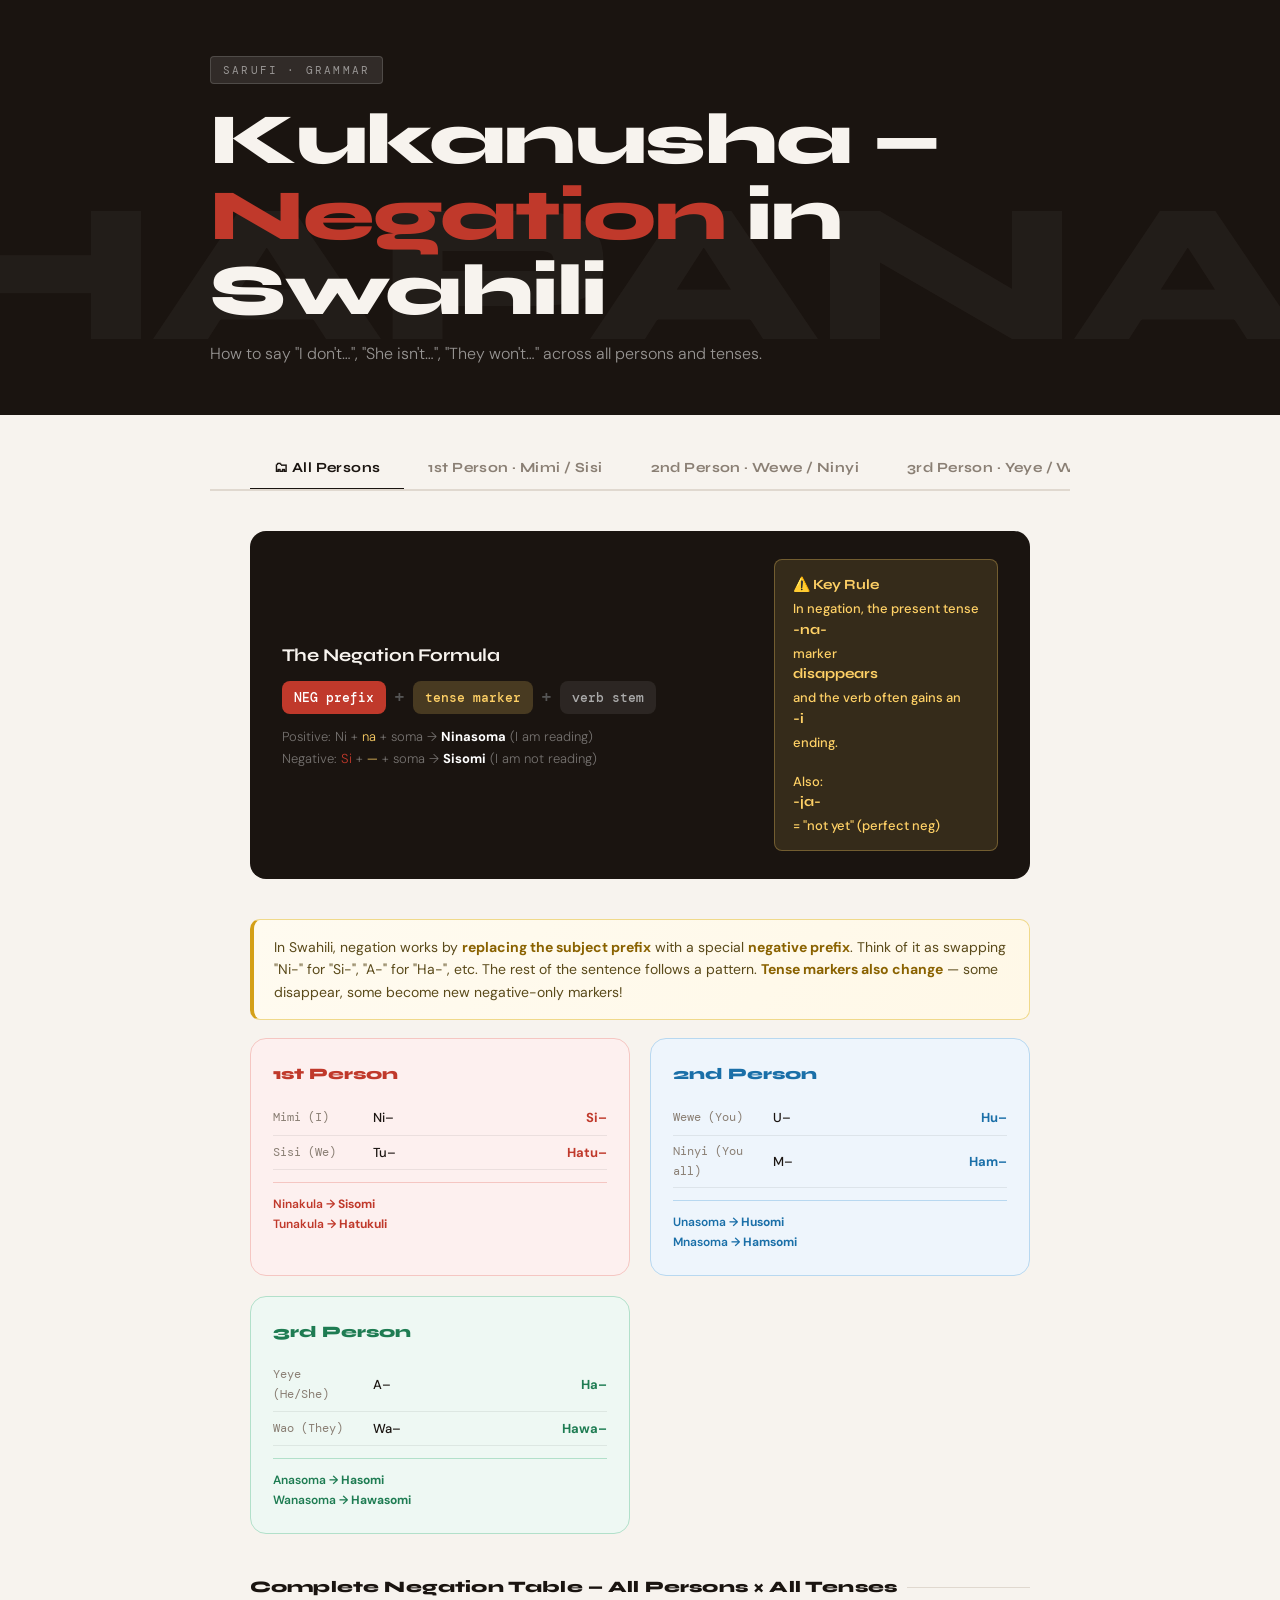
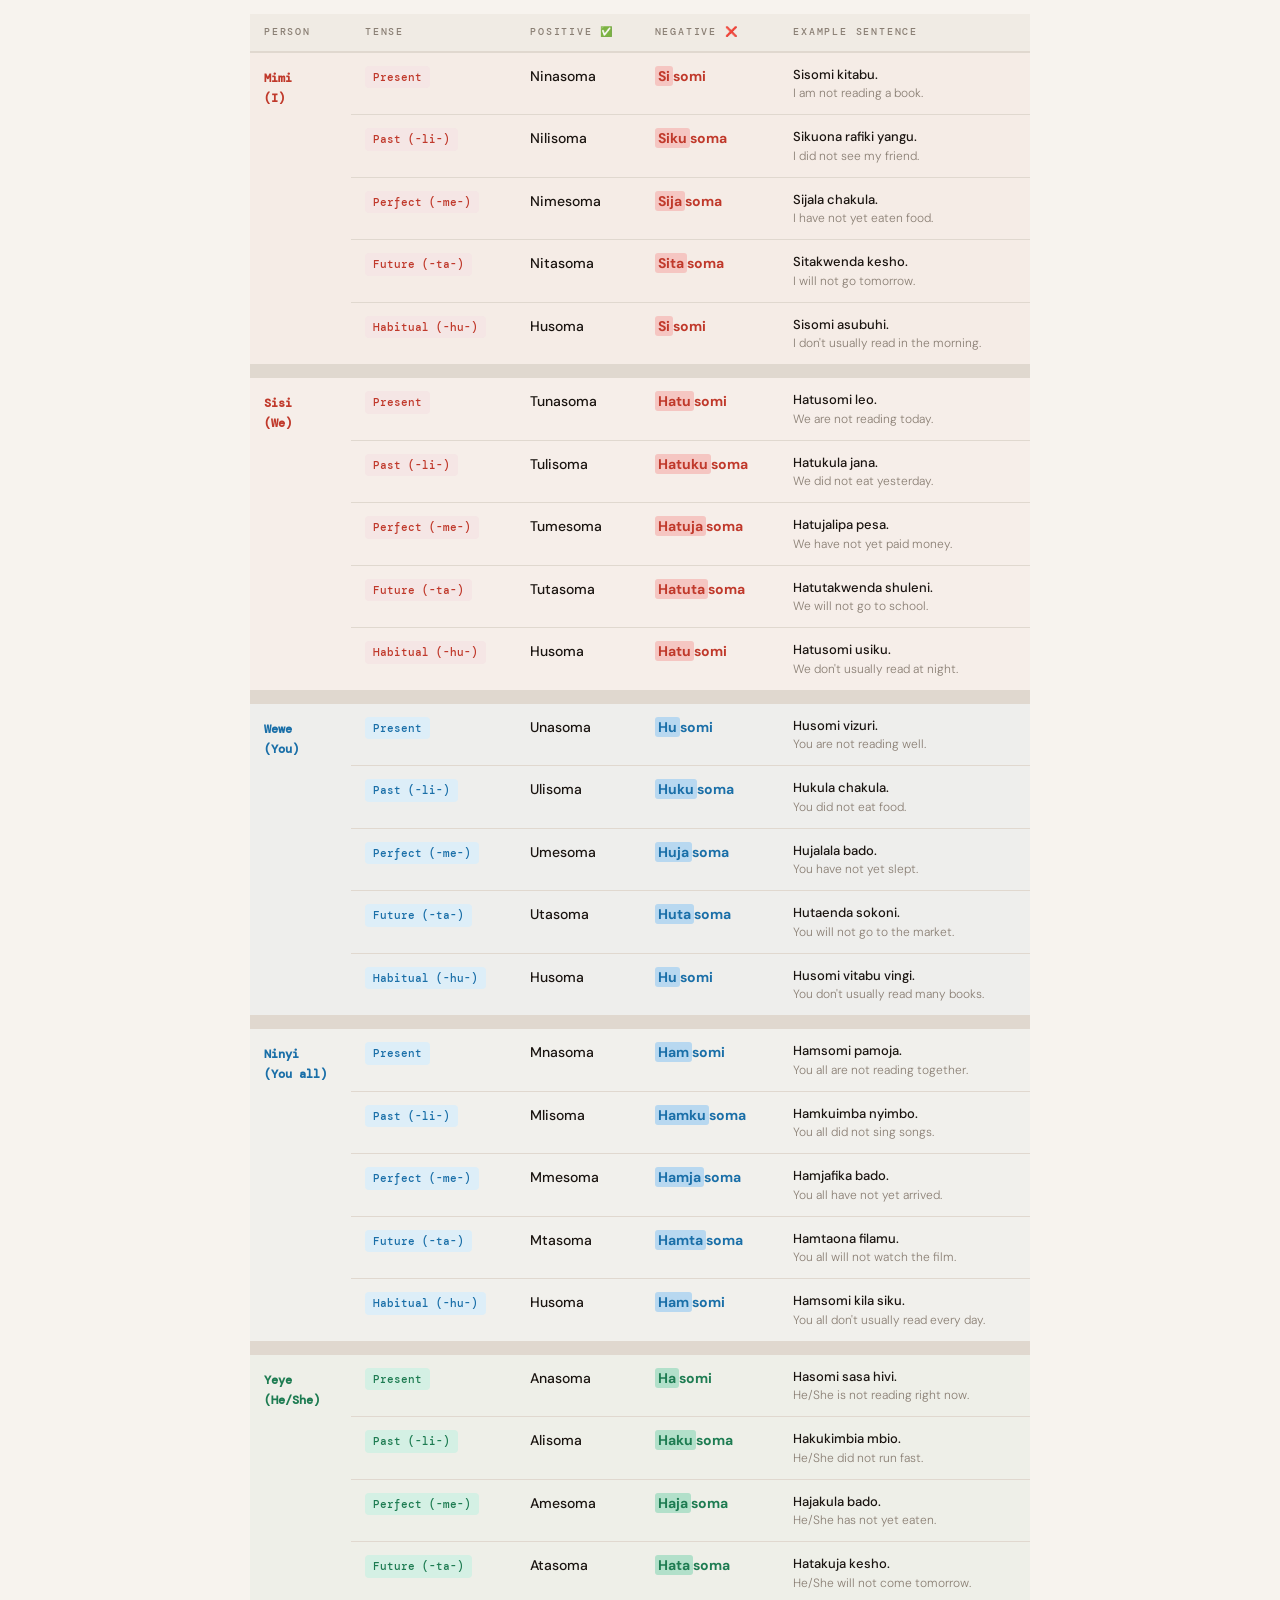
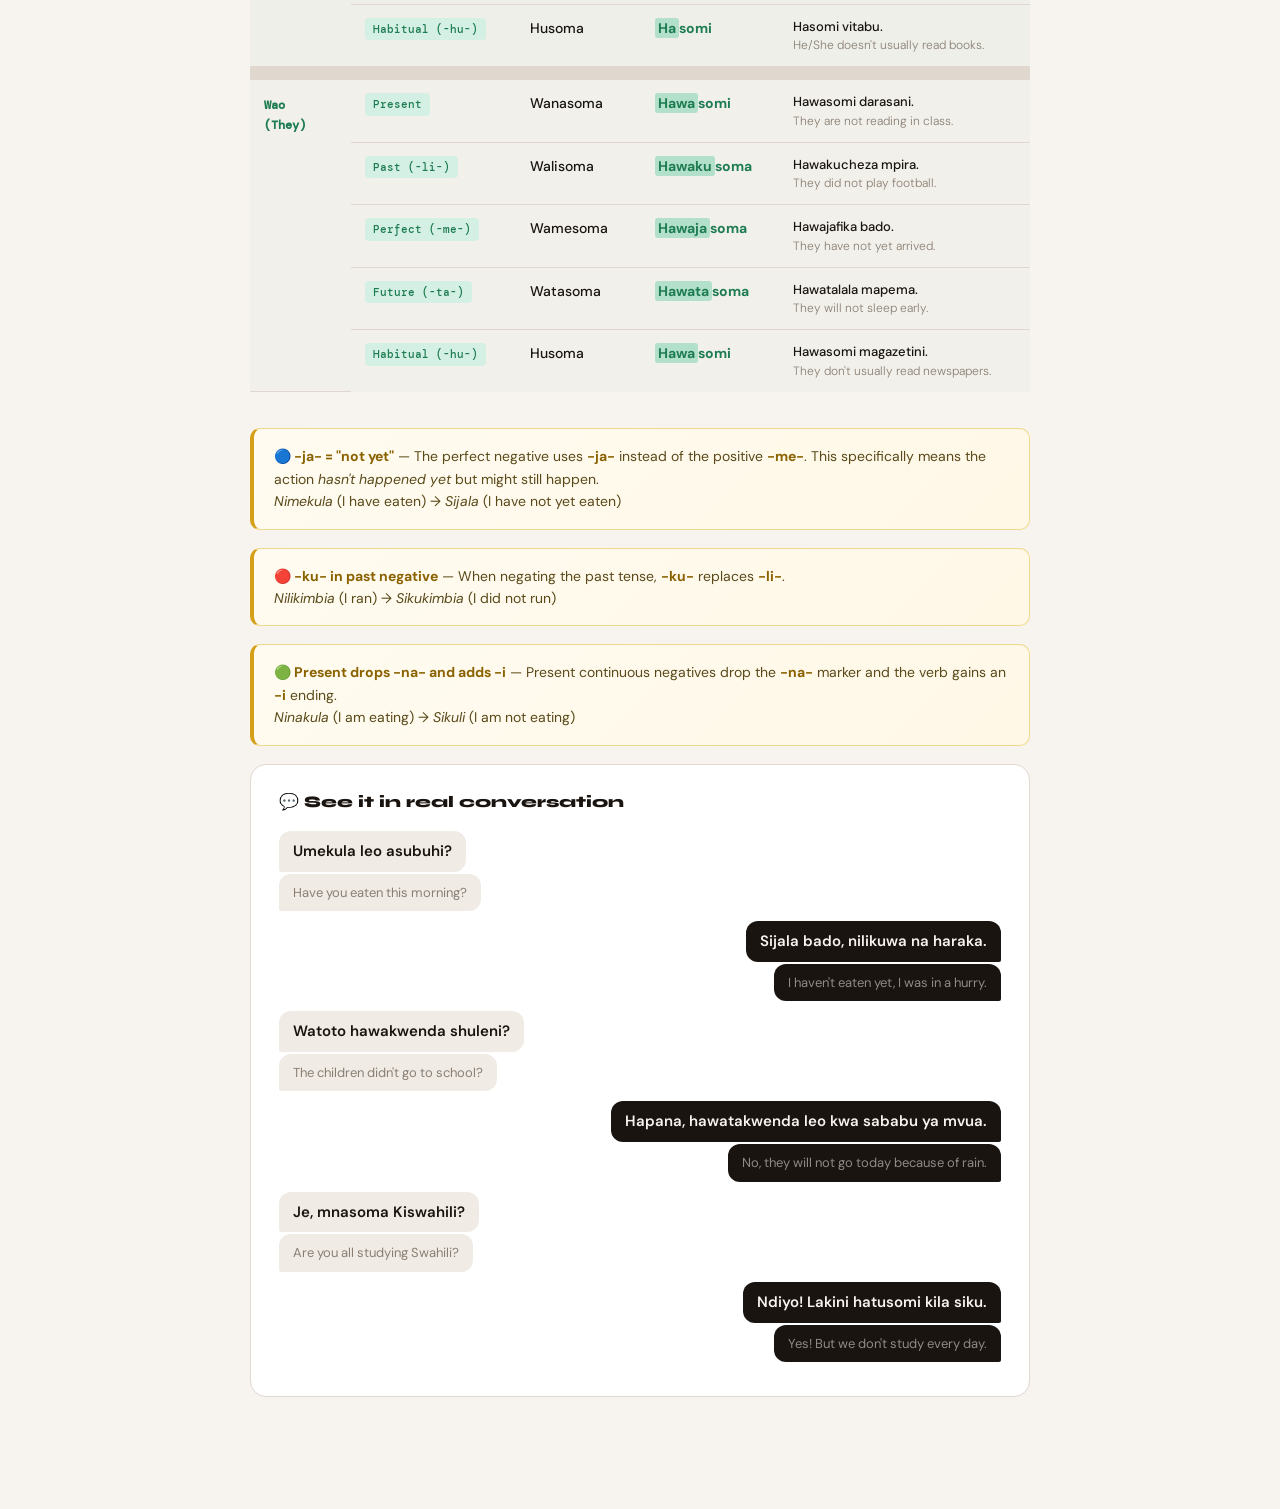
<file: lessons/swahili_negation.html>
<!DOCTYPE html>
<html lang="en">
<head>
<meta charset="UTF-8">
<meta name="viewport" content="width=device-width, initial-scale=1.0">
<title>Swahili Negation – Kukanusha</title>
<link href="https://fonts.googleapis.com/css2?family=Syne:wght@700;800&family=DM+Sans:wght@300;400;500;600&family=DM+Mono:wght@400;500&display=swap" rel="stylesheet">
<style>
  :root {
    --bg:       #f7f3ee;
    --surface:  #ffffff;
    --ink:      #1a1410;
    --muted:    #8a7f74;
    --border:   #e0d8cf;

    --p1-color: #c0392b;   /* 1st person — red */
    --p1-light: #fdf0ef;
    --p1-mid:   #f5c6c2;

    --p2-color: #1a6fa8;   /* 2nd person — blue */
    --p2-light: #eef5fc;
    --p2-mid:   #b8d8f0;

    --p3-color: #1e7c52;   /* 3rd person — green */
    --p3-light: #eef8f3;
    --p3-mid:   #b2e0ca;

    --neg-color:#7c3fa8;   /* negation highlight */
    --gold:     #d4a017;
  }

  *, *::before, *::after { box-sizing: border-box; margin: 0; padding: 0; }

  body {
    background: var(--bg);
    color: var(--ink);
    font-family: 'DM Sans', sans-serif;
    font-weight: 400;
    line-height: 1.65;
    min-height: 100vh;
  }

  /* ── HEADER ───────────────────────────────────── */
  header {
    background: var(--ink);
    color: #f7f3ee;
    padding: 56px 40px 48px;
    position: relative;
    overflow: hidden;
  }
  header::after {
    content: 'HAPANA';
    position: absolute;
    right: -20px; bottom: -24px;
    font-family: 'Syne', sans-serif;
    font-size: clamp(100px, 20vw, 200px);
    font-weight: 800;
    color: rgba(255,255,255,0.04);
    white-space: nowrap;
    pointer-events: none;
    letter-spacing: -0.02em;
  }
  .header-inner { max-width: 860px; margin: 0 auto; position: relative; z-index: 1; }
  .header-tag {
    display: inline-block;
    background: rgba(255,255,255,0.1);
    border: 1px solid rgba(255,255,255,0.15);
    border-radius: 4px;
    padding: 4px 12px;
    font-family: 'DM Mono', monospace;
    font-size: 11px;
    letter-spacing: 0.2em;
    color: rgba(255,255,255,0.5);
    text-transform: uppercase;
    margin-bottom: 18px;
  }
  header h1 {
    font-family: 'Syne', sans-serif;
    font-size: clamp(36px, 7vw, 72px);
    font-weight: 800;
    line-height: 1.05;
    margin-bottom: 12px;
    letter-spacing: -0.02em;
  }
  header h1 em { font-style: normal; color: var(--p1-color); }
  header p { font-size: 16px; color: rgba(255,255,255,0.55); max-width: 560px; font-weight: 300; }

  /* ── PERSON TABS ──────────────────────────────── */
  .tab-row {
    display: flex;
    gap: 0;
    max-width: 860px;
    margin: 0 auto;
    padding: 32px 40px 0;
    border-bottom: 2px solid var(--border);
    overflow-x: auto;
  }
  .tab {
    padding: 12px 24px;
    font-family: 'Syne', sans-serif;
    font-size: 14px;
    font-weight: 700;
    cursor: pointer;
    border: none;
    background: transparent;
    color: var(--muted);
    border-bottom: 3px solid transparent;
    margin-bottom: -2px;
    white-space: nowrap;
    transition: color 0.2s, border-color 0.2s;
    letter-spacing: 0.03em;
  }
  .tab.p1.active, .tab.p1:hover { color: var(--p1-color); border-color: var(--p1-color); }
  .tab.p2.active, .tab.p2:hover { color: var(--p2-color); border-color: var(--p2-color); }
  .tab.p3.active, .tab.p3:hover { color: var(--p3-color); border-color: var(--p3-color); }
  .tab.all.active, .tab.all:hover { color: var(--ink); border-color: var(--ink); }

  /* ── MAIN ─────────────────────────────────────── */
  main { max-width: 860px; margin: 0 auto; padding: 40px 40px 80px; }

  /* ── FORMULA BOX ─────────────────────────────── */
  .formula-box {
    background: var(--ink);
    color: #f7f3ee;
    border-radius: 16px;
    padding: 28px 32px;
    margin-bottom: 40px;
    display: flex;
    flex-wrap: wrap;
    gap: 24px;
    align-items: center;
    justify-content: space-between;
  }
  .formula-box h2 {
    font-family: 'Syne', sans-serif;
    font-size: 18px;
    margin-bottom: 10px;
    color: #f7f3ee;
  }
  .formula {
    font-family: 'DM Mono', monospace;
    font-size: 15px;
    display: flex;
    flex-wrap: wrap;
    gap: 6px;
    align-items: center;
  }
  .fpart {
    padding: 6px 12px;
    border-radius: 8px;
    font-weight: 500;
    font-size: 13px;
  }
  .fpart.neg { background: #c0392b; color: #fff; }
  .fpart.sub { background: rgba(255,255,255,0.12); color: #f7f3ee; }
  .fpart.ten { background: rgba(255,209,102,0.2); color: #ffd166; }
  .fpart.vrb { background: rgba(255,255,255,0.08); color: #aaa; }
  .fpart.plus { background: transparent; color: #555; font-size: 18px; padding: 0 2px; }
  .formula-note { font-size: 13px; color: rgba(255,255,255,0.4); margin-top: 8px; font-weight: 300; }

  .key-rule {
    background: rgba(255,209,102,0.12);
    border: 1px solid rgba(255,209,102,0.3);
    border-radius: 8px;
    padding: 14px 18px;
    font-size: 13px;
    color: #ffd166;
    font-weight: 500;
    max-width: 260px;
    line-height: 1.5;
  }
  .key-rule strong { display: block; margin-bottom: 4px; font-family: 'Syne', sans-serif; font-size: 14px; }

  /* ── PERSON SECTION ───────────────────────────── */
  .person-section { display: none; }
  .person-section.visible { display: block; }

  .person-header {
    display: flex;
    align-items: flex-start;
    gap: 20px;
    margin-bottom: 28px;
    flex-wrap: wrap;
  }
  .person-badge {
    border-radius: 12px;
    padding: 16px 20px;
    min-width: 130px;
    text-align: center;
    flex-shrink: 0;
  }
  .person-badge .number {
    font-family: 'Syne', sans-serif;
    font-size: 32px;
    font-weight: 800;
    line-height: 1;
    margin-bottom: 4px;
  }
  .person-badge .persons {
    font-family: 'DM Mono', monospace;
    font-size: 12px;
    font-weight: 500;
    letter-spacing: 0.05em;
  }
  .person-description { flex: 1; min-width: 200px; }
  .person-description h2 {
    font-family: 'Syne', sans-serif;
    font-size: 24px;
    font-weight: 800;
    margin-bottom: 6px;
  }
  .person-description p { font-size: 14px; color: var(--muted); line-height: 1.6; }

  /* ── NEG PREFIX CHIPS ─────────────────────────── */
  .prefix-chips {
    display: flex;
    gap: 10px;
    flex-wrap: wrap;
    margin-bottom: 28px;
  }
  .chip {
    border-radius: 8px;
    padding: 10px 18px;
    font-family: 'DM Mono', monospace;
    font-size: 14px;
    font-weight: 500;
    display: flex;
    flex-direction: column;
    align-items: center;
    gap: 3px;
    border: 1px solid;
  }
  .chip .ch-label { font-size: 10px; letter-spacing: 0.15em; text-transform: uppercase; opacity: 0.6; font-family: 'DM Sans', sans-serif; font-weight: 600; }
  .chip .ch-val { font-size: 18px; font-weight: 500; }

  /* ── TENSE TABLE ──────────────────────────────── */
  .tense-block { margin-bottom: 36px; }
  .tense-block-title {
    font-family: 'Syne', sans-serif;
    font-size: 16px;
    font-weight: 800;
    margin-bottom: 14px;
    display: flex;
    align-items: center;
    gap: 10px;
    letter-spacing: 0.01em;
  }
  .tense-block-title::after { content: ''; flex: 1; height: 1px; background: var(--border); }

  .neg-table { width: 100%; border-collapse: collapse; font-size: 14px; }
  .neg-table thead tr { background: #f0ebe4; }
  .neg-table th {
    padding: 10px 14px;
    text-align: left;
    font-family: 'DM Mono', monospace;
    font-size: 10px;
    letter-spacing: 0.18em;
    color: var(--muted);
    text-transform: uppercase;
    font-weight: 500;
    border-bottom: 2px solid var(--border);
  }
  .neg-table td {
    padding: 12px 14px;
    border-bottom: 1px solid var(--border);
    vertical-align: top;
  }
  .neg-table tr:last-child td { border-bottom: none; }
  .neg-table tr:hover td { background: rgba(0,0,0,0.015); }

  .pronoun-col {
    font-family: 'DM Mono', monospace;
    font-size: 12px;
    color: var(--muted);
    font-weight: 500;
    white-space: nowrap;
  }
  .pos-col { color: var(--ink); font-weight: 500; }
  .neg-col { font-weight: 700; }

  /* Highlight the negative prefix inside the neg word */
  .neg-prefix { border-radius: 3px; padding: 1px 3px; font-weight: 700; }

  .eg-col { font-size: 13px; color: var(--muted); font-weight: 300; line-height: 1.5; }
  .eg-col .sw { color: var(--ink); font-weight: 500; display: block; }
  .eg-col .en { color: var(--muted); display: block; font-size: 12px; }

  .marker-badge {
    display: inline-block;
    font-family: 'DM Mono', monospace;
    font-size: 11px;
    padding: 2px 8px;
    border-radius: 4px;
    font-weight: 500;
  }

  /* ── ALL VIEW ─────────────────────────────────── */
  .all-section { display: none; }
  .all-section.visible { display: block; }

  .summary-grid {
    display: grid;
    grid-template-columns: repeat(auto-fill, minmax(260px, 1fr));
    gap: 20px;
    margin-bottom: 40px;
  }
  .summary-card {
    border-radius: 16px;
    padding: 22px;
    border: 1px solid;
  }
  .summary-card h3 { font-family: 'Syne', sans-serif; font-size: 16px; font-weight: 800; margin-bottom: 14px; }
  .summary-row { display: flex; justify-content: space-between; align-items: center; padding: 6px 0; border-bottom: 1px solid rgba(0,0,0,0.07); font-size: 13px; gap: 10px; }
  .summary-row:last-child { border-bottom: none; }
  .sr-pronoun { font-family: 'DM Mono', monospace; font-size: 12px; color: var(--muted); flex: 0 0 90px; }
  .sr-pos { color: var(--ink); font-weight: 500; font-size: 13px; flex: 1; }
  .sr-neg { font-weight: 700; font-size: 13px; flex: 1; text-align: right; }

  /* ── TIPS ─────────────────────────────────────── */
  .tip-strip {
    background: linear-gradient(135deg, #fffbf0, #fff8e7);
    border: 1px solid #f0d98a;
    border-left: 4px solid var(--gold);
    border-radius: 10px;
    padding: 16px 20px;
    margin-bottom: 18px;
    font-size: 14px;
    color: #5a4a1a;
    line-height: 1.6;
  }
  .tip-strip strong { color: #8a6200; }

  /* ── CONVERSATION BOX ─────────────────────────── */
  .convo-box {
    background: var(--surface);
    border: 1px solid var(--border);
    border-radius: 16px;
    padding: 24px 28px;
    margin-bottom: 32px;
  }
  .convo-box h3 { font-family: 'Syne', sans-serif; font-size: 16px; font-weight: 800; margin-bottom: 16px; color: var(--ink); }
  .bubble { display: flex; flex-direction: column; margin-bottom: 10px; }
  .bubble .sw { font-size: 15px; font-weight: 600; color: var(--ink); }
  .bubble .en { font-size: 13px; color: var(--muted); margin-top: 2px; }
  .bubble.q { align-items: flex-start; }
  .bubble.a { align-items: flex-end; }
  .bubble.q .sw, .bubble.q .en { background: #f0ebe4; padding: 8px 14px; border-radius: 12px 12px 12px 2px; }
  .bubble.a .sw, .bubble.a .en { background: var(--ink); color: #f7f3ee; padding: 8px 14px; border-radius: 12px 12px 2px 12px; }
  .bubble.a .en { color: rgba(255,255,255,0.5); }

  @media (max-width: 600px) {
    header { padding: 40px 20px 36px; }
    .tab-row { padding: 24px 20px 0; }
    main { padding: 28px 20px 60px; }
    .formula-box { flex-direction: column; gap: 16px; }
    .key-rule { max-width: 100%; }
  }
</style>
</head>
<body>

<!-- HEADER -->
<header>
  <div class="header-inner">
    <div class="header-tag">Sarufi · Grammar</div>
    <h1>Kukanusha —<br><em>Negation</em> in Swahili</h1>
    <p>How to say "I don't…", "She isn't…", "They won't…" across all persons and tenses.</p>
  </div>
</header>

<!-- TABS -->
<div class="tab-row">
  <button class="tab all active" onclick="showTab('all')">🗂 All Persons</button>
  <button class="tab p1" onclick="showTab('p1')">1st Person · Mimi / Sisi</button>
  <button class="tab p2" onclick="showTab('p2')">2nd Person · Wewe / Ninyi</button>
  <button class="tab p3" onclick="showTab('p3')">3rd Person · Yeye / Wao</button>
</div>

<main>

  <!-- FORMULA -->
  <div class="formula-box">
    <div>
      <h2>The Negation Formula</h2>
      <div class="formula">
        <span class="fpart neg">NEG prefix</span>
        <span class="fpart plus">+</span>
        <span class="fpart ten">tense marker</span>
        <span class="fpart plus">+</span>
        <span class="fpart vrb">verb stem</span>
      </div>
      <div class="formula-note" style="margin-top:12px;">
        Positive: Ni + <span style="color:#ffd166">na</span> + soma → <strong style="color:#fff">Ninasoma</strong> (I am reading)<br>
        Negative: <span style="color:#c0392b">Si</span> + <span style="color:#ffd166">—</span> + soma → <strong style="color:#fff">Sisomi</strong> (I am not reading)
      </div>
    </div>
    <div class="key-rule">
      <strong>⚠️ Key Rule</strong>
      In negation, the present tense <strong style="color:#ffd166">-na-</strong> marker <strong style="color:#ffd166">disappears</strong> and the verb often gains an <strong style="color:#ffd166">-i</strong> ending.<br><br>
      Also: <strong style="color:#ffd166">-ja-</strong> = "not yet" (perfect neg)
    </div>
  </div>

  <!-- ═══════════════════════════════════
       ALL PERSONS VIEW
  ═══════════════════════════════════ -->
  <div class="all-section visible" id="view-all">

    <div class="tip-strip">
      In Swahili, negation works by <strong>replacing the subject prefix</strong> with a special <strong>negative prefix</strong>. Think of it as swapping "Ni-" for "Si-", "A-" for "Ha-", etc. The rest of the sentence follows a pattern. <strong>Tense markers also change</strong> — some disappear, some become new negative-only markers!
    </div>

    <!-- SUMMARY GRID -->
    <div class="summary-grid">

      <!-- 1st person -->
      <div class="summary-card" style="background:var(--p1-light);border-color:var(--p1-mid);">
        <h3 style="color:var(--p1-color)">1st Person</h3>
        <div class="summary-row">
          <span class="sr-pronoun">Mimi (I)</span>
          <span class="sr-pos">Ni–</span>
          <span class="sr-neg" style="color:var(--p1-color)">Si–</span>
        </div>
        <div class="summary-row">
          <span class="sr-pronoun">Sisi (We)</span>
          <span class="sr-pos">Tu–</span>
          <span class="sr-neg" style="color:var(--p1-color)">Hatu–</span>
        </div>
        <div style="margin-top:12px;padding-top:12px;border-top:1px solid var(--p1-mid);font-size:12px;color:var(--p1-color);font-weight:600">
          Ninakula → <strong>Sisomi</strong><br>
          Tunakula → <strong>Hatukuli</strong>
        </div>
      </div>

      <!-- 2nd person -->
      <div class="summary-card" style="background:var(--p2-light);border-color:var(--p2-mid);">
        <h3 style="color:var(--p2-color)">2nd Person</h3>
        <div class="summary-row">
          <span class="sr-pronoun">Wewe (You)</span>
          <span class="sr-pos">U–</span>
          <span class="sr-neg" style="color:var(--p2-color)">Hu–</span>
        </div>
        <div class="summary-row">
          <span class="sr-pronoun">Ninyi (You all)</span>
          <span class="sr-pos">M–</span>
          <span class="sr-neg" style="color:var(--p2-color)">Ham–</span>
        </div>
        <div style="margin-top:12px;padding-top:12px;border-top:1px solid var(--p2-mid);font-size:12px;color:var(--p2-color);font-weight:600">
          Unasoma → <strong>Husomi</strong><br>
          Mnasoma → <strong>Hamsomi</strong>
        </div>
      </div>

      <!-- 3rd person -->
      <div class="summary-card" style="background:var(--p3-light);border-color:var(--p3-mid);">
        <h3 style="color:var(--p3-color)">3rd Person</h3>
        <div class="summary-row">
          <span class="sr-pronoun">Yeye (He/She)</span>
          <span class="sr-pos">A–</span>
          <span class="sr-neg" style="color:var(--p3-color)">Ha–</span>
        </div>
        <div class="summary-row">
          <span class="sr-pronoun">Wao (They)</span>
          <span class="sr-pos">Wa–</span>
          <span class="sr-neg" style="color:var(--p3-color)">Hawa–</span>
        </div>
        <div style="margin-top:12px;padding-top:12px;border-top:1px solid var(--p3-mid);font-size:12px;color:var(--p3-color);font-weight:600">
          Anasoma → <strong>Hasomi</strong><br>
          Wanasoma → <strong>Hawasomi</strong>
        </div>
      </div>
    </div>

    <!-- BIG ALL-TENSES TABLE -->
    <div class="tense-block">
      <div class="tense-block-title">Complete Negation Table — All Persons × All Tenses</div>
      <table class="neg-table">
        <thead>
          <tr>
            <th>Person</th>
            <th>Tense</th>
            <th>Positive ✅</th>
            <th>Negative ❌</th>
            <th>Example Sentence</th>
          </tr>
        </thead>
        <tbody>
          <!-- MIMI -->
          <tr style="background:rgba(192,57,43,0.04)">
            <td class="pronoun-col" rowspan="5" style="color:var(--p1-color);font-weight:700;vertical-align:top;padding-top:16px">Mimi<br>(I)</td>
            <td><span class="marker-badge" style="background:#f5e6e5;color:var(--p1-color)">Present</span></td>
            <td class="pos-col">Ninasoma</td>
            <td class="neg-col" style="color:var(--p1-color)"><span class="neg-prefix" style="background:var(--p1-mid);color:var(--p1-color)">Si</span>somi</td>
            <td class="eg-col"><span class="sw">Sisomi kitabu.</span><span class="en">I am not reading a book.</span></td>
          </tr>
          <tr style="background:rgba(192,57,43,0.04)">
            <td><span class="marker-badge" style="background:#f5e6e5;color:var(--p1-color)">Past (-li-)</span></td>
            <td class="pos-col">Nilisoma</td>
            <td class="neg-col" style="color:var(--p1-color)"><span class="neg-prefix" style="background:var(--p1-mid);color:var(--p1-color)">Siku</span>soma</td>
            <td class="eg-col"><span class="sw">Sikuona rafiki yangu.</span><span class="en">I did not see my friend.</span></td>
          </tr>
          <tr style="background:rgba(192,57,43,0.04)">
            <td><span class="marker-badge" style="background:#f5e6e5;color:var(--p1-color)">Perfect (-me-)</span></td>
            <td class="pos-col">Nimesoma</td>
            <td class="neg-col" style="color:var(--p1-color)"><span class="neg-prefix" style="background:var(--p1-mid);color:var(--p1-color)">Sija</span>soma</td>
            <td class="eg-col"><span class="sw">Sijala chakula.</span><span class="en">I have not yet eaten food.</span></td>
          </tr>
          <tr style="background:rgba(192,57,43,0.04)">
            <td><span class="marker-badge" style="background:#f5e6e5;color:var(--p1-color)">Future (-ta-)</span></td>
            <td class="pos-col">Nitasoma</td>
            <td class="neg-col" style="color:var(--p1-color)"><span class="neg-prefix" style="background:var(--p1-mid);color:var(--p1-color)">Sita</span>soma</td>
            <td class="eg-col"><span class="sw">Sitakwenda kesho.</span><span class="en">I will not go tomorrow.</span></td>
          </tr>
          <tr style="background:rgba(192,57,43,0.04)">
            <td><span class="marker-badge" style="background:#f5e6e5;color:var(--p1-color)">Habitual (-hu-)</span></td>
            <td class="pos-col">Husoma</td>
            <td class="neg-col" style="color:var(--p1-color)"><span class="neg-prefix" style="background:var(--p1-mid);color:var(--p1-color)">Si</span>somi</td>
            <td class="eg-col"><span class="sw">Sisomi asubuhi.</span><span class="en">I don't usually read in the morning.</span></td>
          </tr>

          <!-- divider -->
          <tr><td colspan="5" style="padding:6px;background:var(--border)"></td></tr>

          <!-- SISI -->
          <tr style="background:rgba(192,57,43,0.025)">
            <td class="pronoun-col" rowspan="5" style="color:var(--p1-color);font-weight:700;vertical-align:top;padding-top:16px">Sisi<br>(We)</td>
            <td><span class="marker-badge" style="background:#f5e6e5;color:var(--p1-color)">Present</span></td>
            <td class="pos-col">Tunasoma</td>
            <td class="neg-col" style="color:var(--p1-color)"><span class="neg-prefix" style="background:var(--p1-mid);color:var(--p1-color)">Hatu</span>somi</td>
            <td class="eg-col"><span class="sw">Hatusomi leo.</span><span class="en">We are not reading today.</span></td>
          </tr>
          <tr style="background:rgba(192,57,43,0.025)">
            <td><span class="marker-badge" style="background:#f5e6e5;color:var(--p1-color)">Past (-li-)</span></td>
            <td class="pos-col">Tulisoma</td>
            <td class="neg-col" style="color:var(--p1-color)"><span class="neg-prefix" style="background:var(--p1-mid);color:var(--p1-color)">Hatuku</span>soma</td>
            <td class="eg-col"><span class="sw">Hatukula jana.</span><span class="en">We did not eat yesterday.</span></td>
          </tr>
          <tr style="background:rgba(192,57,43,0.025)">
            <td><span class="marker-badge" style="background:#f5e6e5;color:var(--p1-color)">Perfect (-me-)</span></td>
            <td class="pos-col">Tumesoma</td>
            <td class="neg-col" style="color:var(--p1-color)"><span class="neg-prefix" style="background:var(--p1-mid);color:var(--p1-color)">Hatuja</span>soma</td>
            <td class="eg-col"><span class="sw">Hatujalipa pesa.</span><span class="en">We have not yet paid money.</span></td>
          </tr>
          <tr style="background:rgba(192,57,43,0.025)">
            <td><span class="marker-badge" style="background:#f5e6e5;color:var(--p1-color)">Future (-ta-)</span></td>
            <td class="pos-col">Tutasoma</td>
            <td class="neg-col" style="color:var(--p1-color)"><span class="neg-prefix" style="background:var(--p1-mid);color:var(--p1-color)">Hatuta</span>soma</td>
            <td class="eg-col"><span class="sw">Hatutakwenda shuleni.</span><span class="en">We will not go to school.</span></td>
          </tr>
          <tr style="background:rgba(192,57,43,0.025)">
            <td><span class="marker-badge" style="background:#f5e6e5;color:var(--p1-color)">Habitual (-hu-)</span></td>
            <td class="pos-col">Husoma</td>
            <td class="neg-col" style="color:var(--p1-color)"><span class="neg-prefix" style="background:var(--p1-mid);color:var(--p1-color)">Hatu</span>somi</td>
            <td class="eg-col"><span class="sw">Hatusomi usiku.</span><span class="en">We don't usually read at night.</span></td>
          </tr>

          <!-- divider -->
          <tr><td colspan="5" style="padding:6px;background:var(--border)"></td></tr>

          <!-- WEWE -->
          <tr style="background:rgba(26,111,168,0.04)">
            <td class="pronoun-col" rowspan="5" style="color:var(--p2-color);font-weight:700;vertical-align:top;padding-top:16px">Wewe<br>(You)</td>
            <td><span class="marker-badge" style="background:#ddeef8;color:var(--p2-color)">Present</span></td>
            <td class="pos-col">Unasoma</td>
            <td class="neg-col" style="color:var(--p2-color)"><span class="neg-prefix" style="background:var(--p2-mid);color:var(--p2-color)">Hu</span>somi</td>
            <td class="eg-col"><span class="sw">Husomi vizuri.</span><span class="en">You are not reading well.</span></td>
          </tr>
          <tr style="background:rgba(26,111,168,0.04)">
            <td><span class="marker-badge" style="background:#ddeef8;color:var(--p2-color)">Past (-li-)</span></td>
            <td class="pos-col">Ulisoma</td>
            <td class="neg-col" style="color:var(--p2-color)"><span class="neg-prefix" style="background:var(--p2-mid);color:var(--p2-color)">Huku</span>soma</td>
            <td class="eg-col"><span class="sw">Hukula chakula.</span><span class="en">You did not eat food.</span></td>
          </tr>
          <tr style="background:rgba(26,111,168,0.04)">
            <td><span class="marker-badge" style="background:#ddeef8;color:var(--p2-color)">Perfect (-me-)</span></td>
            <td class="pos-col">Umesoma</td>
            <td class="neg-col" style="color:var(--p2-color)"><span class="neg-prefix" style="background:var(--p2-mid);color:var(--p2-color)">Huja</span>soma</td>
            <td class="eg-col"><span class="sw">Hujalala bado.</span><span class="en">You have not yet slept.</span></td>
          </tr>
          <tr style="background:rgba(26,111,168,0.04)">
            <td><span class="marker-badge" style="background:#ddeef8;color:var(--p2-color)">Future (-ta-)</span></td>
            <td class="pos-col">Utasoma</td>
            <td class="neg-col" style="color:var(--p2-color)"><span class="neg-prefix" style="background:var(--p2-mid);color:var(--p2-color)">Huta</span>soma</td>
            <td class="eg-col"><span class="sw">Hutaenda sokoni.</span><span class="en">You will not go to the market.</span></td>
          </tr>
          <tr style="background:rgba(26,111,168,0.04)">
            <td><span class="marker-badge" style="background:#ddeef8;color:var(--p2-color)">Habitual (-hu-)</span></td>
            <td class="pos-col">Husoma</td>
            <td class="neg-col" style="color:var(--p2-color)"><span class="neg-prefix" style="background:var(--p2-mid);color:var(--p2-color)">Hu</span>somi</td>
            <td class="eg-col"><span class="sw">Husomi vitabu vingi.</span><span class="en">You don't usually read many books.</span></td>
          </tr>

          <!-- divider -->
          <tr><td colspan="5" style="padding:6px;background:var(--border)"></td></tr>

          <!-- NINYI -->
          <tr style="background:rgba(26,111,168,0.025)">
            <td class="pronoun-col" rowspan="5" style="color:var(--p2-color);font-weight:700;vertical-align:top;padding-top:16px">Ninyi<br>(You all)</td>
            <td><span class="marker-badge" style="background:#ddeef8;color:var(--p2-color)">Present</span></td>
            <td class="pos-col">Mnasoma</td>
            <td class="neg-col" style="color:var(--p2-color)"><span class="neg-prefix" style="background:var(--p2-mid);color:var(--p2-color)">Ham</span>somi</td>
            <td class="eg-col"><span class="sw">Hamsomi pamoja.</span><span class="en">You all are not reading together.</span></td>
          </tr>
          <tr style="background:rgba(26,111,168,0.025)">
            <td><span class="marker-badge" style="background:#ddeef8;color:var(--p2-color)">Past (-li-)</span></td>
            <td class="pos-col">Mlisoma</td>
            <td class="neg-col" style="color:var(--p2-color)"><span class="neg-prefix" style="background:var(--p2-mid);color:var(--p2-color)">Hamku</span>soma</td>
            <td class="eg-col"><span class="sw">Hamkuimba nyimbo.</span><span class="en">You all did not sing songs.</span></td>
          </tr>
          <tr style="background:rgba(26,111,168,0.025)">
            <td><span class="marker-badge" style="background:#ddeef8;color:var(--p2-color)">Perfect (-me-)</span></td>
            <td class="pos-col">Mmesoma</td>
            <td class="neg-col" style="color:var(--p2-color)"><span class="neg-prefix" style="background:var(--p2-mid);color:var(--p2-color)">Hamja</span>soma</td>
            <td class="eg-col"><span class="sw">Hamjafika bado.</span><span class="en">You all have not yet arrived.</span></td>
          </tr>
          <tr style="background:rgba(26,111,168,0.025)">
            <td><span class="marker-badge" style="background:#ddeef8;color:var(--p2-color)">Future (-ta-)</span></td>
            <td class="pos-col">Mtasoma</td>
            <td class="neg-col" style="color:var(--p2-color)"><span class="neg-prefix" style="background:var(--p2-mid);color:var(--p2-color)">Hamta</span>soma</td>
            <td class="eg-col"><span class="sw">Hamtaona filamu.</span><span class="en">You all will not watch the film.</span></td>
          </tr>
          <tr style="background:rgba(26,111,168,0.025)">
            <td><span class="marker-badge" style="background:#ddeef8;color:var(--p2-color)">Habitual (-hu-)</span></td>
            <td class="pos-col">Husoma</td>
            <td class="neg-col" style="color:var(--p2-color)"><span class="neg-prefix" style="background:var(--p2-mid);color:var(--p2-color)">Ham</span>somi</td>
            <td class="eg-col"><span class="sw">Hamsomi kila siku.</span><span class="en">You all don't usually read every day.</span></td>
          </tr>

          <!-- divider -->
          <tr><td colspan="5" style="padding:6px;background:var(--border)"></td></tr>

          <!-- YEYE -->
          <tr style="background:rgba(30,124,82,0.04)">
            <td class="pronoun-col" rowspan="5" style="color:var(--p3-color);font-weight:700;vertical-align:top;padding-top:16px">Yeye<br>(He/She)</td>
            <td><span class="marker-badge" style="background:#d4f0e4;color:var(--p3-color)">Present</span></td>
            <td class="pos-col">Anasoma</td>
            <td class="neg-col" style="color:var(--p3-color)"><span class="neg-prefix" style="background:var(--p3-mid);color:var(--p3-color)">Ha</span>somi</td>
            <td class="eg-col"><span class="sw">Hasomi sasa hivi.</span><span class="en">He/She is not reading right now.</span></td>
          </tr>
          <tr style="background:rgba(30,124,82,0.04)">
            <td><span class="marker-badge" style="background:#d4f0e4;color:var(--p3-color)">Past (-li-)</span></td>
            <td class="pos-col">Alisoma</td>
            <td class="neg-col" style="color:var(--p3-color)"><span class="neg-prefix" style="background:var(--p3-mid);color:var(--p3-color)">Haku</span>soma</td>
            <td class="eg-col"><span class="sw">Hakukimbia mbio.</span><span class="en">He/She did not run fast.</span></td>
          </tr>
          <tr style="background:rgba(30,124,82,0.04)">
            <td><span class="marker-badge" style="background:#d4f0e4;color:var(--p3-color)">Perfect (-me-)</span></td>
            <td class="pos-col">Amesoma</td>
            <td class="neg-col" style="color:var(--p3-color)"><span class="neg-prefix" style="background:var(--p3-mid);color:var(--p3-color)">Haja</span>soma</td>
            <td class="eg-col"><span class="sw">Hajakula bado.</span><span class="en">He/She has not yet eaten.</span></td>
          </tr>
          <tr style="background:rgba(30,124,82,0.04)">
            <td><span class="marker-badge" style="background:#d4f0e4;color:var(--p3-color)">Future (-ta-)</span></td>
            <td class="pos-col">Atasoma</td>
            <td class="neg-col" style="color:var(--p3-color)"><span class="neg-prefix" style="background:var(--p3-mid);color:var(--p3-color)">Hata</span>soma</td>
            <td class="eg-col"><span class="sw">Hatakuja kesho.</span><span class="en">He/She will not come tomorrow.</span></td>
          </tr>
          <tr style="background:rgba(30,124,82,0.04)">
            <td><span class="marker-badge" style="background:#d4f0e4;color:var(--p3-color)">Habitual (-hu-)</span></td>
            <td class="pos-col">Husoma</td>
            <td class="neg-col" style="color:var(--p3-color)"><span class="neg-prefix" style="background:var(--p3-mid);color:var(--p3-color)">Ha</span>somi</td>
            <td class="eg-col"><span class="sw">Hasomi vitabu.</span><span class="en">He/She doesn't usually read books.</span></td>
          </tr>

          <!-- divider -->
          <tr><td colspan="5" style="padding:6px;background:var(--border)"></td></tr>

          <!-- WAO -->
          <tr style="background:rgba(30,124,82,0.025)">
            <td class="pronoun-col" rowspan="5" style="color:var(--p3-color);font-weight:700;vertical-align:top;padding-top:16px">Wao<br>(They)</td>
            <td><span class="marker-badge" style="background:#d4f0e4;color:var(--p3-color)">Present</span></td>
            <td class="pos-col">Wanasoma</td>
            <td class="neg-col" style="color:var(--p3-color)"><span class="neg-prefix" style="background:var(--p3-mid);color:var(--p3-color)">Hawa</span>somi</td>
            <td class="eg-col"><span class="sw">Hawasomi darasani.</span><span class="en">They are not reading in class.</span></td>
          </tr>
          <tr style="background:rgba(30,124,82,0.025)">
            <td><span class="marker-badge" style="background:#d4f0e4;color:var(--p3-color)">Past (-li-)</span></td>
            <td class="pos-col">Walisoma</td>
            <td class="neg-col" style="color:var(--p3-color)"><span class="neg-prefix" style="background:var(--p3-mid);color:var(--p3-color)">Hawaku</span>soma</td>
            <td class="eg-col"><span class="sw">Hawakucheza mpira.</span><span class="en">They did not play football.</span></td>
          </tr>
          <tr style="background:rgba(30,124,82,0.025)">
            <td><span class="marker-badge" style="background:#d4f0e4;color:var(--p3-color)">Perfect (-me-)</span></td>
            <td class="pos-col">Wamesoma</td>
            <td class="neg-col" style="color:var(--p3-color)"><span class="neg-prefix" style="background:var(--p3-mid);color:var(--p3-color)">Hawaja</span>soma</td>
            <td class="eg-col"><span class="sw">Hawajafika bado.</span><span class="en">They have not yet arrived.</span></td>
          </tr>
          <tr style="background:rgba(30,124,82,0.025)">
            <td><span class="marker-badge" style="background:#d4f0e4;color:var(--p3-color)">Future (-ta-)</span></td>
            <td class="pos-col">Watasoma</td>
            <td class="neg-col" style="color:var(--p3-color)"><span class="neg-prefix" style="background:var(--p3-mid);color:var(--p3-color)">Hawata</span>soma</td>
            <td class="eg-col"><span class="sw">Hawatalala mapema.</span><span class="en">They will not sleep early.</span></td>
          </tr>
          <tr style="background:rgba(30,124,82,0.025)">
            <td><span class="marker-badge" style="background:#d4f0e4;color:var(--p3-color)">Habitual (-hu-)</span></td>
            <td class="pos-col">Husoma</td>
            <td class="neg-col" style="color:var(--p3-color)"><span class="neg-prefix" style="background:var(--p3-mid);color:var(--p3-color)">Hawa</span>somi</td>
            <td class="eg-col"><span class="sw">Hawasomi magazetini.</span><span class="en">They don't usually read newspapers.</span></td>
          </tr>
        </tbody>
      </table>
    </div>

    <!-- TIPS -->
    <div class="tip-strip">
      <strong>🔵 -ja- = "not yet"</strong> — The perfect negative uses <strong>-ja-</strong> instead of the positive <strong>-me-</strong>. This specifically means the action <em>hasn't happened yet</em> but might still happen.<br>
      <em>Nimekula</em> (I have eaten) → <em>Sijala</em> (I have not yet eaten)
    </div>
    <div class="tip-strip">
      <strong>🔴 -ku- in past negative</strong> — When negating the past tense, <strong>-ku-</strong> replaces <strong>-li-</strong>.<br>
      <em>Nilikimbia</em> (I ran) → <em>Sikukimbia</em> (I did not run)
    </div>
    <div class="tip-strip">
      <strong>🟢 Present drops -na- and adds -i</strong> — Present continuous negatives drop the <strong>-na-</strong> marker and the verb gains an <strong>-i</strong> ending.<br>
      <em>Ninakula</em> (I am eating) → <em>Sikuli</em> (I am not eating)
    </div>

    <!-- CONVERSATION -->
    <div class="convo-box">
      <h3>💬 See it in real conversation</h3>
      <div class="bubble q"><span class="sw">Umekula leo asubuhi?</span><span class="en">Have you eaten this morning?</span></div>
      <div class="bubble a"><span class="sw">Sijala bado, nilikuwa na haraka.</span><span class="en">I haven't eaten yet, I was in a hurry.</span></div>
      <div class="bubble q"><span class="sw">Watoto hawakwenda shuleni?</span><span class="en">The children didn't go to school?</span></div>
      <div class="bubble a"><span class="sw">Hapana, hawatakwenda leo kwa sababu ya mvua.</span><span class="en">No, they will not go today because of rain.</span></div>
      <div class="bubble q"><span class="sw">Je, mnasoma Kiswahili?</span><span class="en">Are you all studying Swahili?</span></div>
      <div class="bubble a"><span class="sw">Ndiyo! Lakini hatusomi kila siku.</span><span class="en">Yes! But we don't study every day.</span></div>
    </div>

  </div><!-- /all-section -->

  <!-- ═══════════════════════════════════
       INDIVIDUAL PERSON SECTIONS (tabs)
  ═══════════════════════════════════ -->

  <!-- 1ST PERSON -->
  <div class="person-section" id="view-p1">
    <div class="person-header">
      <div class="person-badge" style="background:var(--p1-light);border:2px solid var(--p1-mid)">
        <div class="number" style="color:var(--p1-color)">1st</div>
        <div class="persons" style="color:var(--p1-color)">Mimi · Sisi</div>
      </div>
      <div class="person-description">
        <h2>First Person</h2>
        <p>Used when <em>you yourself</em> are the speaker (<strong>Mimi</strong> = I) or when speaking on behalf of a group that includes you (<strong>Sisi</strong> = We). The negative prefixes are <strong>Si–</strong> for singular and <strong>Hatu–</strong> for plural.</p>
      </div>
    </div>
    <div class="prefix-chips">
      <div class="chip" style="background:var(--p1-light);border-color:var(--p1-mid);color:var(--p1-color)">
        <span class="ch-label">Mimi (I) — neg prefix</span>
        <span class="ch-val">Si–</span>
      </div>
      <div class="chip" style="background:var(--p1-light);border-color:var(--p1-mid);color:var(--p1-color)">
        <span class="ch-label">Sisi (We) — neg prefix</span>
        <span class="ch-val">Hatu–</span>
      </div>
      <div class="chip" style="background:#fff8e7;border-color:#f0d98a;color:#8a6200">
        <span class="ch-label">Past neg marker</span>
        <span class="ch-val">–ku–</span>
      </div>
      <div class="chip" style="background:#fff8e7;border-color:#f0d98a;color:#8a6200">
        <span class="ch-label">Perfect neg marker</span>
        <span class="ch-val">–ja–</span>
      </div>
    </div>
    <div class="tense-block">
      <div class="tense-block-title" style="color:var(--p1-color)">Mimi (I) — all tenses</div>
      <table class="neg-table">
        <thead><tr><th>Tense</th><th>Positive ✅</th><th>Negative ❌</th><th>Example</th></tr></thead>
        <tbody>
          <tr><td><span class="marker-badge" style="background:var(--p1-light);color:var(--p1-color)">Present</span></td><td class="pos-col">Ninakula</td><td class="neg-col" style="color:var(--p1-color)">Si<strong>kuli</strong></td><td class="eg-col"><span class="sw">Sikuli nyama.</span><span class="en">I am not eating meat.</span></td></tr>
          <tr><td><span class="marker-badge" style="background:var(--p1-light);color:var(--p1-color)">Past</span></td><td class="pos-col">Nilikula</td><td class="neg-col" style="color:var(--p1-color)">Si<strong>ku</strong>kula</td><td class="eg-col"><span class="sw">Sikukula jana.</span><span class="en">I did not eat yesterday.</span></td></tr>
          <tr><td><span class="marker-badge" style="background:var(--p1-light);color:var(--p1-color)">Perfect</span></td><td class="pos-col">Nimekula</td><td class="neg-col" style="color:var(--p1-color)">Si<strong>ja</strong>kula</td><td class="eg-col"><span class="sw">Sijakula bado.</span><span class="en">I have not yet eaten.</span></td></tr>
          <tr><td><span class="marker-badge" style="background:var(--p1-light);color:var(--p1-color)">Future</span></td><td class="pos-col">Nitakula</td><td class="neg-col" style="color:var(--p1-color)">Si<strong>ta</strong>kula</td><td class="eg-col"><span class="sw">Sitakula usiku.</span><span class="en">I will not eat at night.</span></td></tr>
          <tr><td><span class="marker-badge" style="background:var(--p1-light);color:var(--p1-color)">Habitual</span></td><td class="pos-col">Hukula</td><td class="neg-col" style="color:var(--p1-color)">Si<strong>kuli</strong></td><td class="eg-col"><span class="sw">Sikuli samaki.</span><span class="en">I don't usually eat fish.</span></td></tr>
        </tbody>
      </table>
    </div>
    <div class="tense-block">
      <div class="tense-block-title" style="color:var(--p1-color)">Sisi (We) — all tenses</div>
      <table class="neg-table">
        <thead><tr><th>Tense</th><th>Positive ✅</th><th>Negative ❌</th><th>Example</th></tr></thead>
        <tbody>
          <tr><td><span class="marker-badge" style="background:var(--p1-light);color:var(--p1-color)">Present</span></td><td class="pos-col">Tunakula</td><td class="neg-col" style="color:var(--p1-color)">Hatu<strong>kuli</strong></td><td class="eg-col"><span class="sw">Hatukuli sasa.</span><span class="en">We are not eating now.</span></td></tr>
          <tr><td><span class="marker-badge" style="background:var(--p1-light);color:var(--p1-color)">Past</span></td><td class="pos-col">Tulikula</td><td class="neg-col" style="color:var(--p1-color)">Hatu<strong>ku</strong>kula</td><td class="eg-col"><span class="sw">Hatukukula jana.</span><span class="en">We did not eat yesterday.</span></td></tr>
          <tr><td><span class="marker-badge" style="background:var(--p1-light);color:var(--p1-color)">Perfect</span></td><td class="pos-col">Tumekula</td><td class="neg-col" style="color:var(--p1-color)">Hatu<strong>ja</strong>kula</td><td class="eg-col"><span class="sw">Hatujakula leo.</span><span class="en">We have not yet eaten today.</span></td></tr>
          <tr><td><span class="marker-badge" style="background:var(--p1-light);color:var(--p1-color)">Future</span></td><td class="pos-col">Tutakula</td><td class="neg-col" style="color:var(--p1-color)">Hatu<strong>ta</strong>kula</td><td class="eg-col"><span class="sw">Hatutakula nje.</span><span class="en">We will not eat outside.</span></td></tr>
          <tr><td><span class="marker-badge" style="background:var(--p1-light);color:var(--p1-color)">Habitual</span></td><td class="pos-col">Hukula</td><td class="neg-col" style="color:var(--p1-color)">Hatu<strong>kuli</strong></td><td class="eg-col"><span class="sw">Hatukuli asubuhi.</span><span class="en">We don't usually eat in the morning.</span></td></tr>
        </tbody>
      </table>
    </div>
    <div class="tip-strip"><strong>Memory trick for 1st person:</strong> <em>Mimi</em> positive starts with <strong>Ni–</strong>, negative swaps to <strong>Si–</strong>. For <em>Sisi</em>, positive is <strong>Tu–</strong>, negative becomes <strong>Hatu–</strong>. Just add <em>Ha</em> in front!</div>
  </div>

  <!-- 2ND PERSON -->
  <div class="person-section" id="view-p2">
    <div class="person-header">
      <div class="person-badge" style="background:var(--p2-light);border:2px solid var(--p2-mid)">
        <div class="number" style="color:var(--p2-color)">2nd</div>
        <div class="persons" style="color:var(--p2-color)">Wewe · Ninyi</div>
      </div>
      <div class="person-description">
        <h2>Second Person</h2>
        <p>Used when addressing someone directly. <strong>Wewe</strong> = You (one person). <strong>Ninyi</strong> = You all (group). Negative prefixes are <strong>Hu–</strong> for singular and <strong>Ham–</strong> for plural.</p>
      </div>
    </div>
    <div class="prefix-chips">
      <div class="chip" style="background:var(--p2-light);border-color:var(--p2-mid);color:var(--p2-color)">
        <span class="ch-label">Wewe (You) — neg prefix</span>
        <span class="ch-val">Hu–</span>
      </div>
      <div class="chip" style="background:var(--p2-light);border-color:var(--p2-mid);color:var(--p2-color)">
        <span class="ch-label">Ninyi (You all) — neg prefix</span>
        <span class="ch-val">Ham–</span>
      </div>
      <div class="chip" style="background:#fff8e7;border-color:#f0d98a;color:#8a6200">
        <span class="ch-label">Past neg marker</span>
        <span class="ch-val">–ku–</span>
      </div>
      <div class="chip" style="background:#fff8e7;border-color:#f0d98a;color:#8a6200">
        <span class="ch-label">Perfect neg marker</span>
        <span class="ch-val">–ja–</span>
      </div>
    </div>
    <div class="tense-block">
      <div class="tense-block-title" style="color:var(--p2-color)">Wewe (You) — all tenses</div>
      <table class="neg-table">
        <thead><tr><th>Tense</th><th>Positive ✅</th><th>Negative ❌</th><th>Example</th></tr></thead>
        <tbody>
          <tr><td><span class="marker-badge" style="background:var(--p2-light);color:var(--p2-color)">Present</span></td><td class="pos-col">Unasoma</td><td class="neg-col" style="color:var(--p2-color)">Hu<strong>somi</strong></td><td class="eg-col"><span class="sw">Husomi Kiswahili?</span><span class="en">Are you not studying Swahili?</span></td></tr>
          <tr><td><span class="marker-badge" style="background:var(--p2-light);color:var(--p2-color)">Past</span></td><td class="pos-col">Ulisoma</td><td class="neg-col" style="color:var(--p2-color)">Hu<strong>ku</strong>soma</td><td class="eg-col"><span class="sw">Hukusoma jana usiku.</span><span class="en">You did not study last night.</span></td></tr>
          <tr><td><span class="marker-badge" style="background:var(--p2-light);color:var(--p2-color)">Perfect</span></td><td class="pos-col">Umesoma</td><td class="neg-col" style="color:var(--p2-color)">Hu<strong>ja</strong>soma</td><td class="eg-col"><span class="sw">Hujasoma somo hili.</span><span class="en">You have not yet studied this lesson.</span></td></tr>
          <tr><td><span class="marker-badge" style="background:var(--p2-light);color:var(--p2-color)">Future</span></td><td class="pos-col">Utasoma</td><td class="neg-col" style="color:var(--p2-color)">Hu<strong>ta</strong>soma</td><td class="eg-col"><span class="sw">Hutasoma kesho?</span><span class="en">You will not study tomorrow?</span></td></tr>
          <tr><td><span class="marker-badge" style="background:var(--p2-light);color:var(--p2-color)">Habitual</span></td><td class="pos-col">Husoma</td><td class="neg-col" style="color:var(--p2-color)">Hu<strong>somi</strong></td><td class="eg-col"><span class="sw">Husomi kila siku.</span><span class="en">You don't usually study every day.</span></td></tr>
        </tbody>
      </table>
    </div>
    <div class="tense-block">
      <div class="tense-block-title" style="color:var(--p2-color)">Ninyi (You all) — all tenses</div>
      <table class="neg-table">
        <thead><tr><th>Tense</th><th>Positive ✅</th><th>Negative ❌</th><th>Example</th></tr></thead>
        <tbody>
          <tr><td><span class="marker-badge" style="background:var(--p2-light);color:var(--p2-color)">Present</span></td><td class="pos-col">Mnasoma</td><td class="neg-col" style="color:var(--p2-color)">Ham<strong>somi</strong></td><td class="eg-col"><span class="sw">Hamsomi pamoja?</span><span class="en">Are you all not studying together?</span></td></tr>
          <tr><td><span class="marker-badge" style="background:var(--p2-light);color:var(--p2-color)">Past</span></td><td class="pos-col">Mlisoma</td><td class="neg-col" style="color:var(--p2-color)">Ham<strong>ku</strong>soma</td><td class="eg-col"><span class="sw">Hamkusoma vizuri.</span><span class="en">You all did not study well.</span></td></tr>
          <tr><td><span class="marker-badge" style="background:var(--p2-light);color:var(--p2-color)">Perfect</span></td><td class="pos-col">Mmesoma</td><td class="neg-col" style="color:var(--p2-color)">Ham<strong>ja</strong>soma</td><td class="eg-col"><span class="sw">Hamjasoma vitabu vyote.</span><span class="en">You all have not yet read all the books.</span></td></tr>
          <tr><td><span class="marker-badge" style="background:var(--p2-light);color:var(--p2-color)">Future</span></td><td class="pos-col">Mtasoma</td><td class="neg-col" style="color:var(--p2-color)">Ham<strong>ta</strong>soma</td><td class="eg-col"><span class="sw">Hamtasoma mtihani?</span><span class="en">You all will not study for the exam?</span></td></tr>
          <tr><td><span class="marker-badge" style="background:var(--p2-light);color:var(--p2-color)">Habitual</span></td><td class="pos-col">Husoma</td><td class="neg-col" style="color:var(--p2-color)">Ham<strong>somi</strong></td><td class="eg-col"><span class="sw">Hamsomi Jumapili.</span><span class="en">You all don't usually study on Sundays.</span></td></tr>
        </tbody>
      </table>
    </div>
    <div class="tip-strip"><strong>Memory trick for 2nd person:</strong> <em>Wewe</em> positive is <strong>U–</strong>, negative is <strong>Hu–</strong> (just add H!). <em>Ninyi</em> positive is <strong>M–</strong>, negative is <strong>Ham–</strong> (add Ha before the M).</div>
  </div>

  <!-- 3RD PERSON -->
  <div class="person-section" id="view-p3">
    <div class="person-header">
      <div class="person-badge" style="background:var(--p3-light);border:2px solid var(--p3-mid)">
        <div class="number" style="color:var(--p3-color)">3rd</div>
        <div class="persons" style="color:var(--p3-color)">Yeye · Wao</div>
      </div>
      <div class="person-description">
        <h2>Third Person</h2>
        <p>Used when talking <em>about</em> someone else. <strong>Yeye</strong> = He / She. <strong>Wao</strong> = They. Negative prefixes are <strong>Ha–</strong> for singular and <strong>Hawa–</strong> for plural.</p>
      </div>
    </div>
    <div class="prefix-chips">
      <div class="chip" style="background:var(--p3-light);border-color:var(--p3-mid);color:var(--p3-color)">
        <span class="ch-label">Yeye (He/She) — neg prefix</span>
        <span class="ch-val">Ha–</span>
      </div>
      <div class="chip" style="background:var(--p3-light);border-color:var(--p3-mid);color:var(--p3-color)">
        <span class="ch-label">Wao (They) — neg prefix</span>
        <span class="ch-val">Hawa–</span>
      </div>
      <div class="chip" style="background:#fff8e7;border-color:#f0d98a;color:#8a6200">
        <span class="ch-label">Past neg marker</span>
        <span class="ch-val">–ku–</span>
      </div>
      <div class="chip" style="background:#fff8e7;border-color:#f0d98a;color:#8a6200">
        <span class="ch-label">Perfect neg marker</span>
        <span class="ch-val">–ja–</span>
      </div>
    </div>
    <div class="tense-block">
      <div class="tense-block-title" style="color:var(--p3-color)">Yeye (He/She) — all tenses</div>
      <table class="neg-table">
        <thead><tr><th>Tense</th><th>Positive ✅</th><th>Negative ❌</th><th>Example</th></tr></thead>
        <tbody>
          <tr><td><span class="marker-badge" style="background:var(--p3-light);color:var(--p3-color)">Present</span></td><td class="pos-col">Anakimbia</td><td class="neg-col" style="color:var(--p3-color)">Ha<strong>kimbi</strong></td><td class="eg-col"><span class="sw">Hakimbi haraka.</span><span class="en">He/She is not running fast.</span></td></tr>
          <tr><td><span class="marker-badge" style="background:var(--p3-light);color:var(--p3-color)">Past</span></td><td class="pos-col">Alikimbia</td><td class="neg-col" style="color:var(--p3-color)">Ha<strong>ku</strong>kimbia</td><td class="eg-col"><span class="sw">Hakukimbia jana.</span><span class="en">He/She did not run yesterday.</span></td></tr>
          <tr><td><span class="marker-badge" style="background:var(--p3-light);color:var(--p3-color)">Perfect</span></td><td class="pos-col">Amekimbia</td><td class="neg-col" style="color:var(--p3-color)">Ha<strong>ja</strong>kimbia</td><td class="eg-col"><span class="sw">Hajakimbia bado.</span><span class="en">He/She has not yet run.</span></td></tr>
          <tr><td><span class="marker-badge" style="background:var(--p3-light);color:var(--p3-color)">Future</span></td><td class="pos-col">Atakimbia</td><td class="neg-col" style="color:var(--p3-color)">Ha<strong>ta</strong>kimbia</td><td class="eg-col"><span class="sw">Hatakimbia kesho.</span><span class="en">He/She will not run tomorrow.</span></td></tr>
          <tr><td><span class="marker-badge" style="background:var(--p3-light);color:var(--p3-color)">Habitual</span></td><td class="pos-col">Hukimbia</td><td class="neg-col" style="color:var(--p3-color)">Ha<strong>kimbi</strong></td><td class="eg-col"><span class="sw">Hakimbi asubuhi.</span><span class="en">He/She doesn't usually run in the morning.</span></td></tr>
        </tbody>
      </table>
    </div>
    <div class="tense-block">
      <div class="tense-block-title" style="color:var(--p3-color)">Wao (They) — all tenses</div>
      <table class="neg-table">
        <thead><tr><th>Tense</th><th>Positive ✅</th><th>Negative ❌</th><th>Example</th></tr></thead>
        <tbody>
          <tr><td><span class="marker-badge" style="background:var(--p3-light);color:var(--p3-color)">Present</span></td><td class="pos-col">Wanakimbia</td><td class="neg-col" style="color:var(--p3-color)">Hawa<strong>kimbi</strong></td><td class="eg-col"><span class="sw">Hawakimbi leo.</span><span class="en">They are not running today.</span></td></tr>
          <tr><td><span class="marker-badge" style="background:var(--p3-light);color:var(--p3-color)">Past</span></td><td class="pos-col">Walikimbia</td><td class="neg-col" style="color:var(--p3-color)">Hawa<strong>ku</strong>kimbia</td><td class="eg-col"><span class="sw">Hawakukimbia mbio.</span><span class="en">They did not run fast.</span></td></tr>
          <tr><td><span class="marker-badge" style="background:var(--p3-light);color:var(--p3-color)">Perfect</span></td><td class="pos-col">Wamekimbia</td><td class="neg-col" style="color:var(--p3-color)">Hawa<strong>ja</strong>kimbia</td><td class="eg-col"><span class="sw">Hawajakimbia bado.</span><span class="en">They have not yet run.</span></td></tr>
          <tr><td><span class="marker-badge" style="background:var(--p3-light);color:var(--p3-color)">Future</span></td><td class="pos-col">Watakimbia</td><td class="neg-col" style="color:var(--p3-color)">Hawa<strong>ta</strong>kimbia</td><td class="eg-col"><span class="sw">Hawatakimbia kesho.</span><span class="en">They will not run tomorrow.</span></td></tr>
          <tr><td><span class="marker-badge" style="background:var(--p3-light);color:var(--p3-color)">Habitual</span></td><td class="pos-col">Hukimbia</td><td class="neg-col" style="color:var(--p3-color)">Hawa<strong>kimbi</strong></td><td class="eg-col"><span class="sw">Hawakimbi usiku.</span><span class="en">They don't usually run at night.</span></td></tr>
        </tbody>
      </table>
    </div>
    <div class="tip-strip"><strong>Memory trick for 3rd person:</strong> <em>Yeye</em> positive is <strong>A–</strong>, negative is <strong>Ha–</strong>. <em>Wao</em> positive is <strong>Wa–</strong>, negative is <strong>Hawa–</strong>. The pattern is simple — all third-person negatives start with <strong>Ha</strong>!</div>
  </div>

</main>

<script>
function showTab(person) {
  // update tabs
  document.querySelectorAll('.tab').forEach(t => t.classList.remove('active'));
  document.querySelector(`.tab.${person}`).classList.add('active');

  // hide all
  document.querySelectorAll('.all-section, .person-section').forEach(s => {
    s.classList.remove('visible');
  });

  // show target
  if (person === 'all') {
    document.getElementById('view-all').classList.add('visible');
  } else {
    document.getElementById('view-' + person).classList.add('visible');
  }

  window.scrollTo({ top: 0, behavior: 'smooth' });
}
</script>
</body>
</html>
</file>
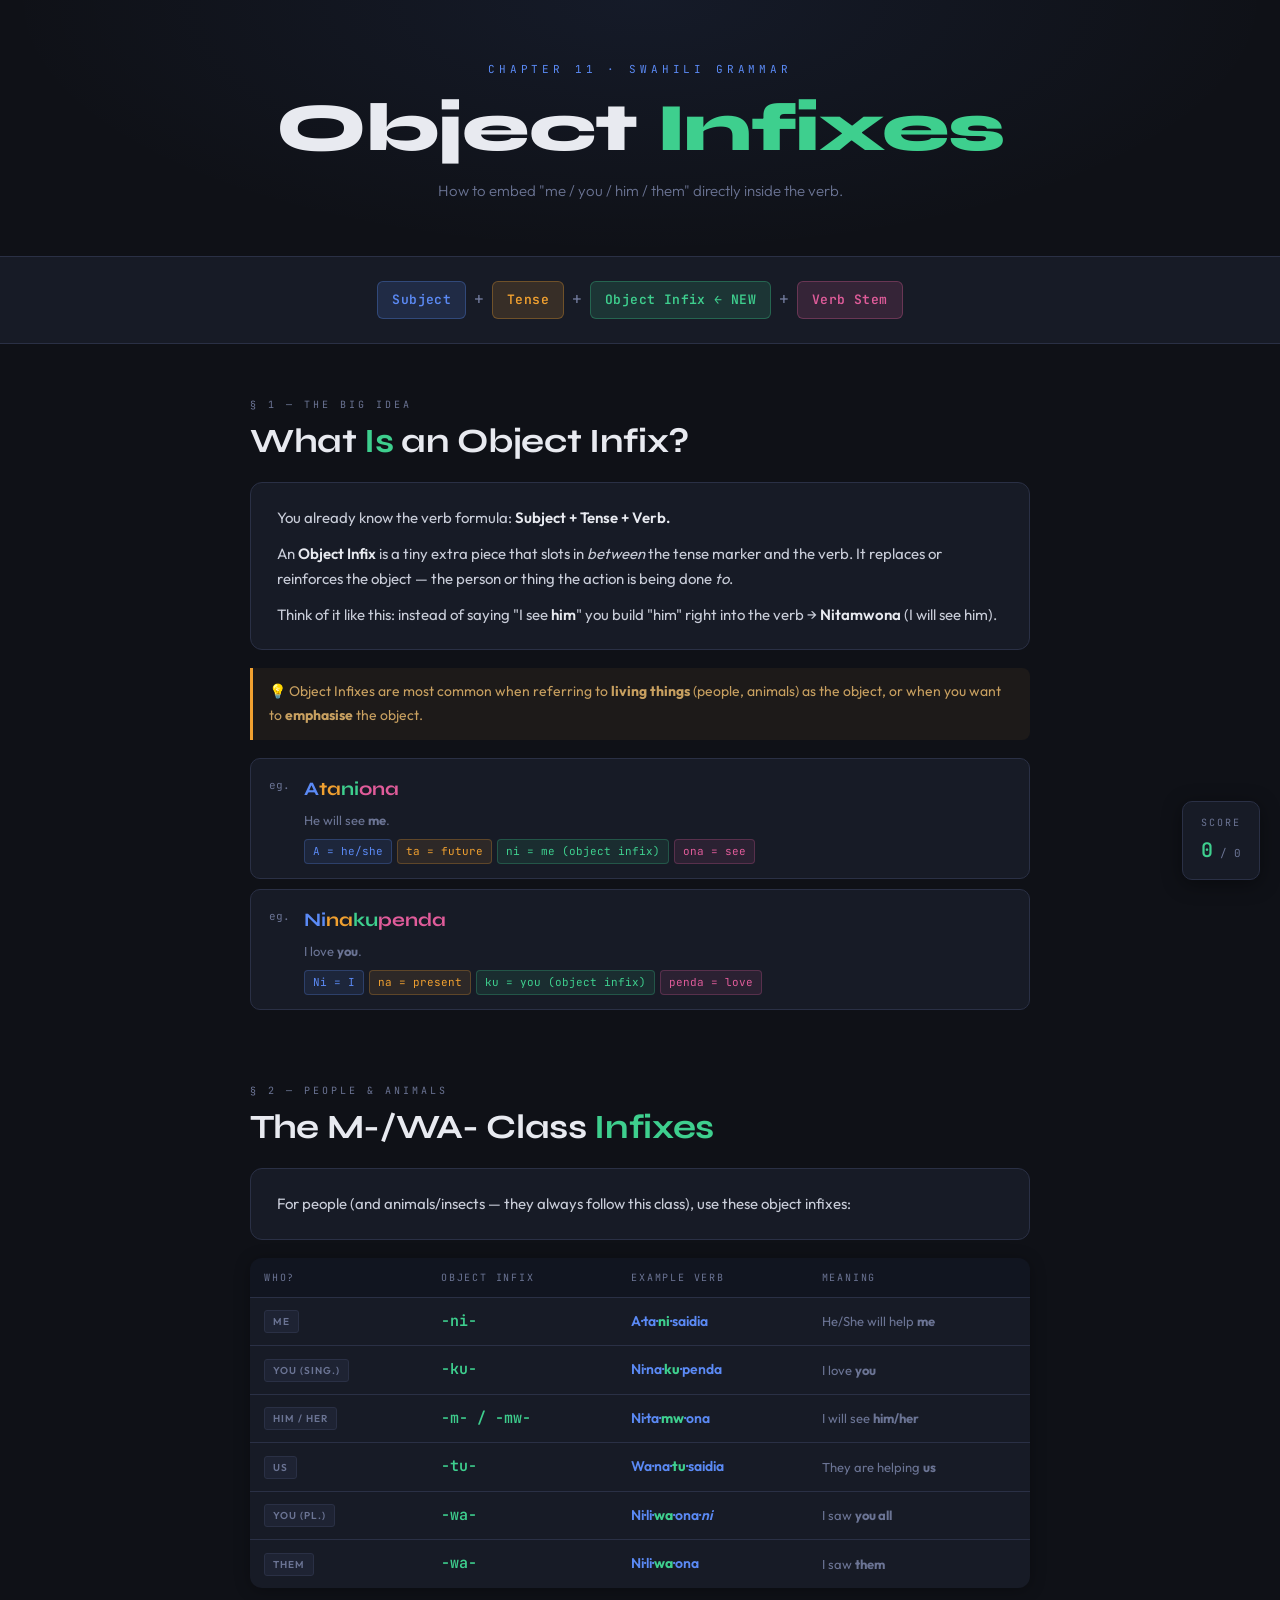
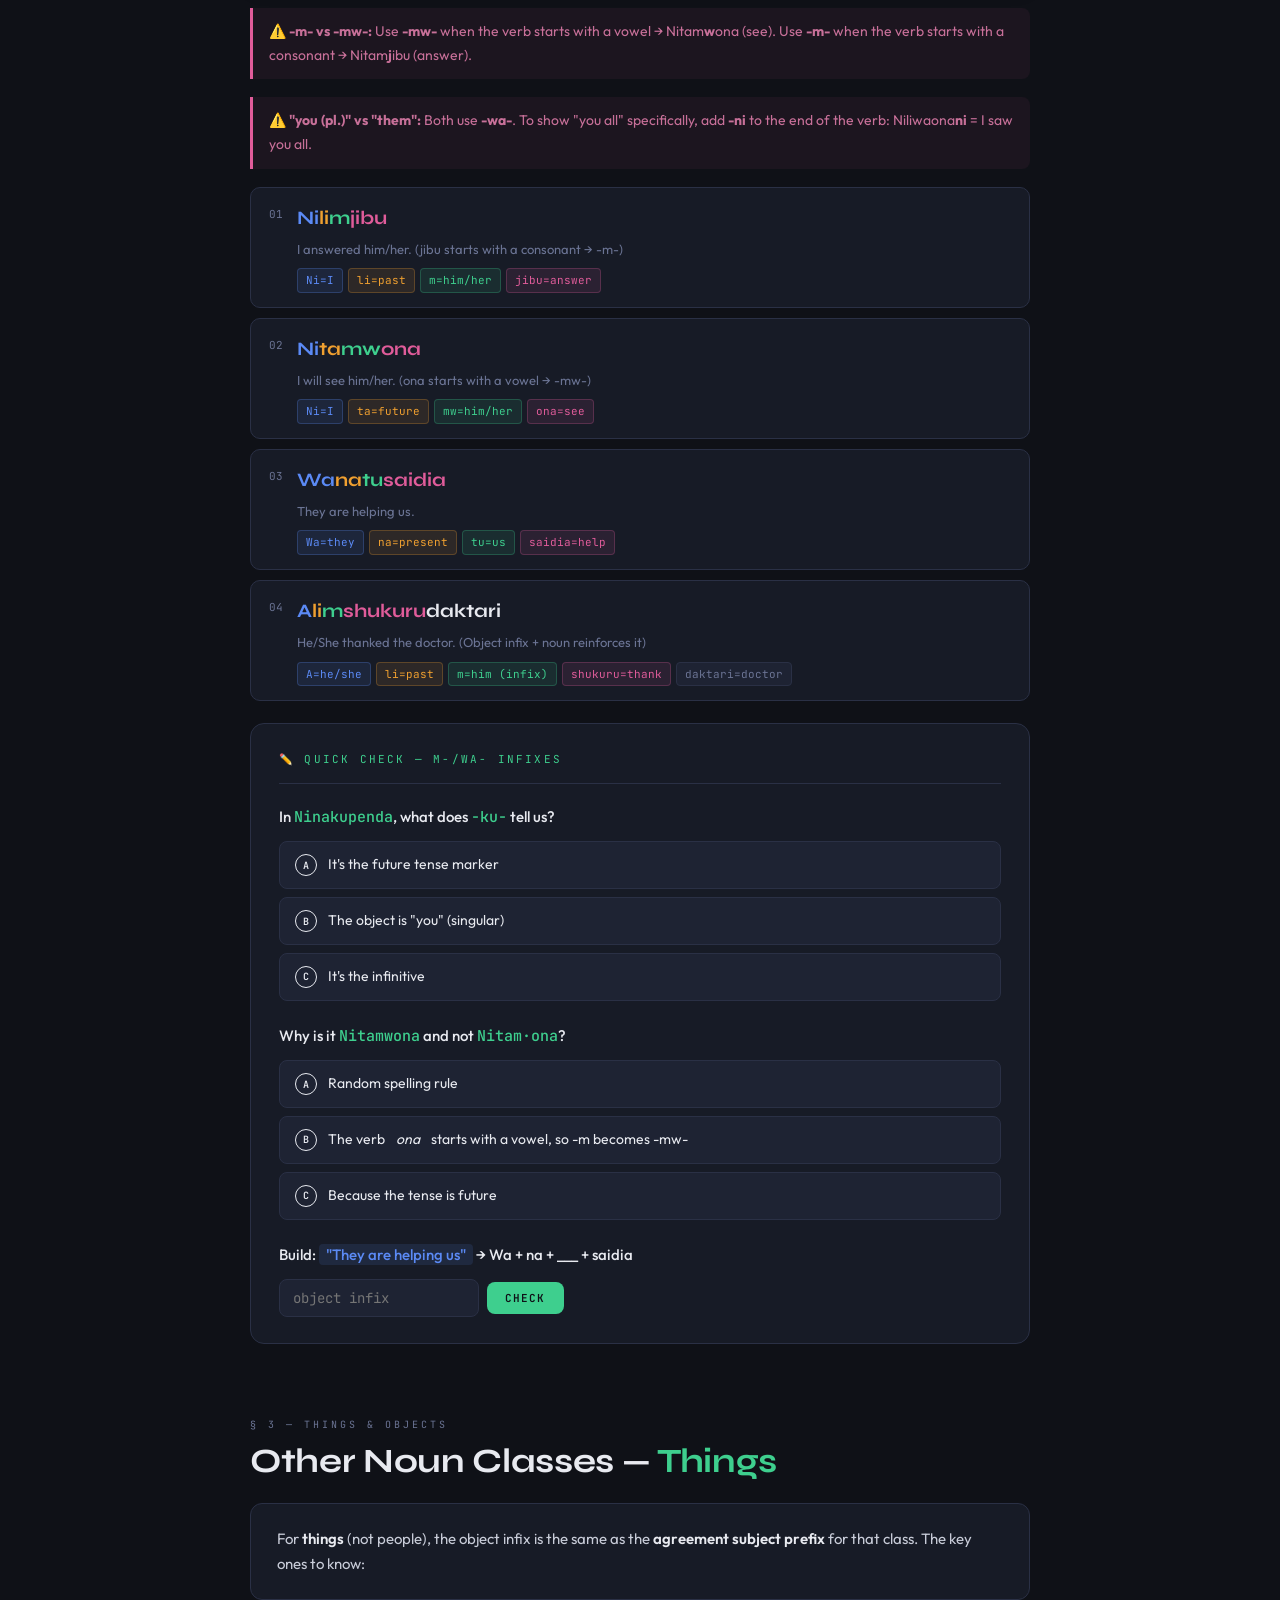
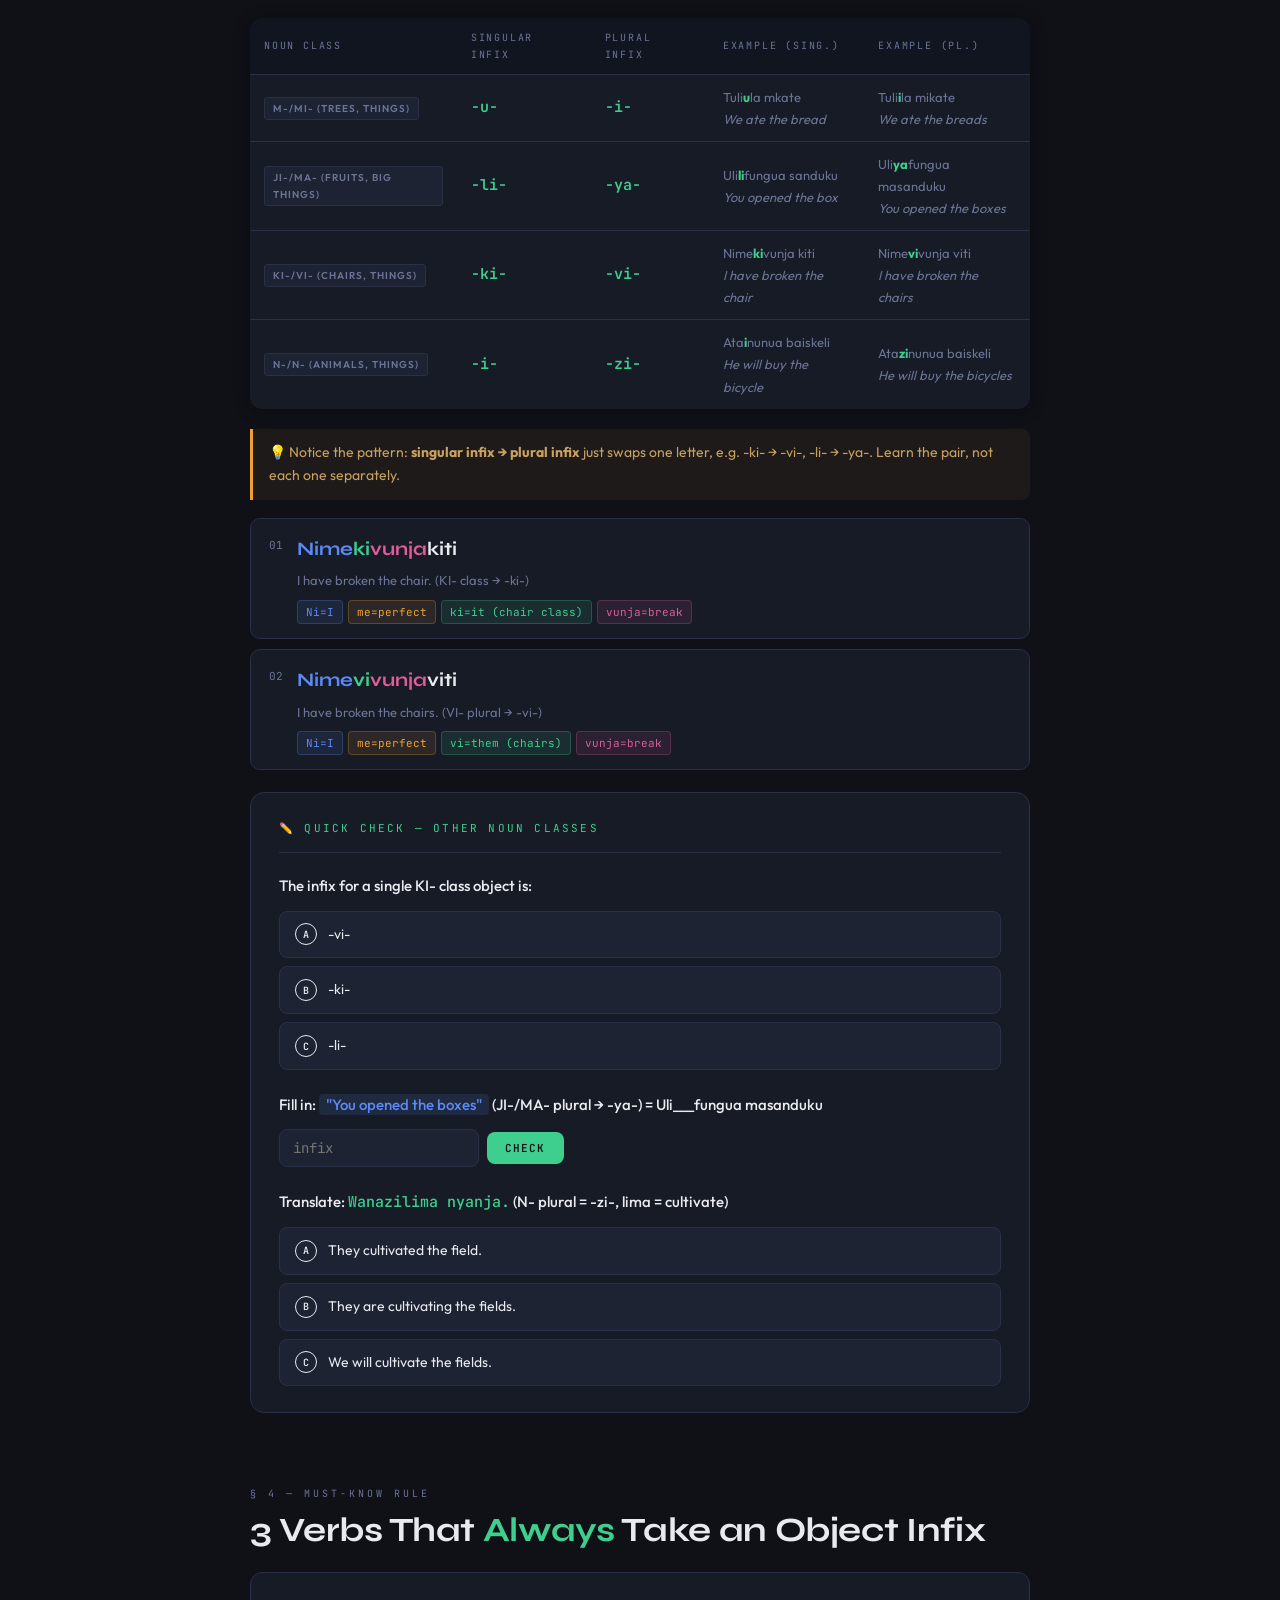
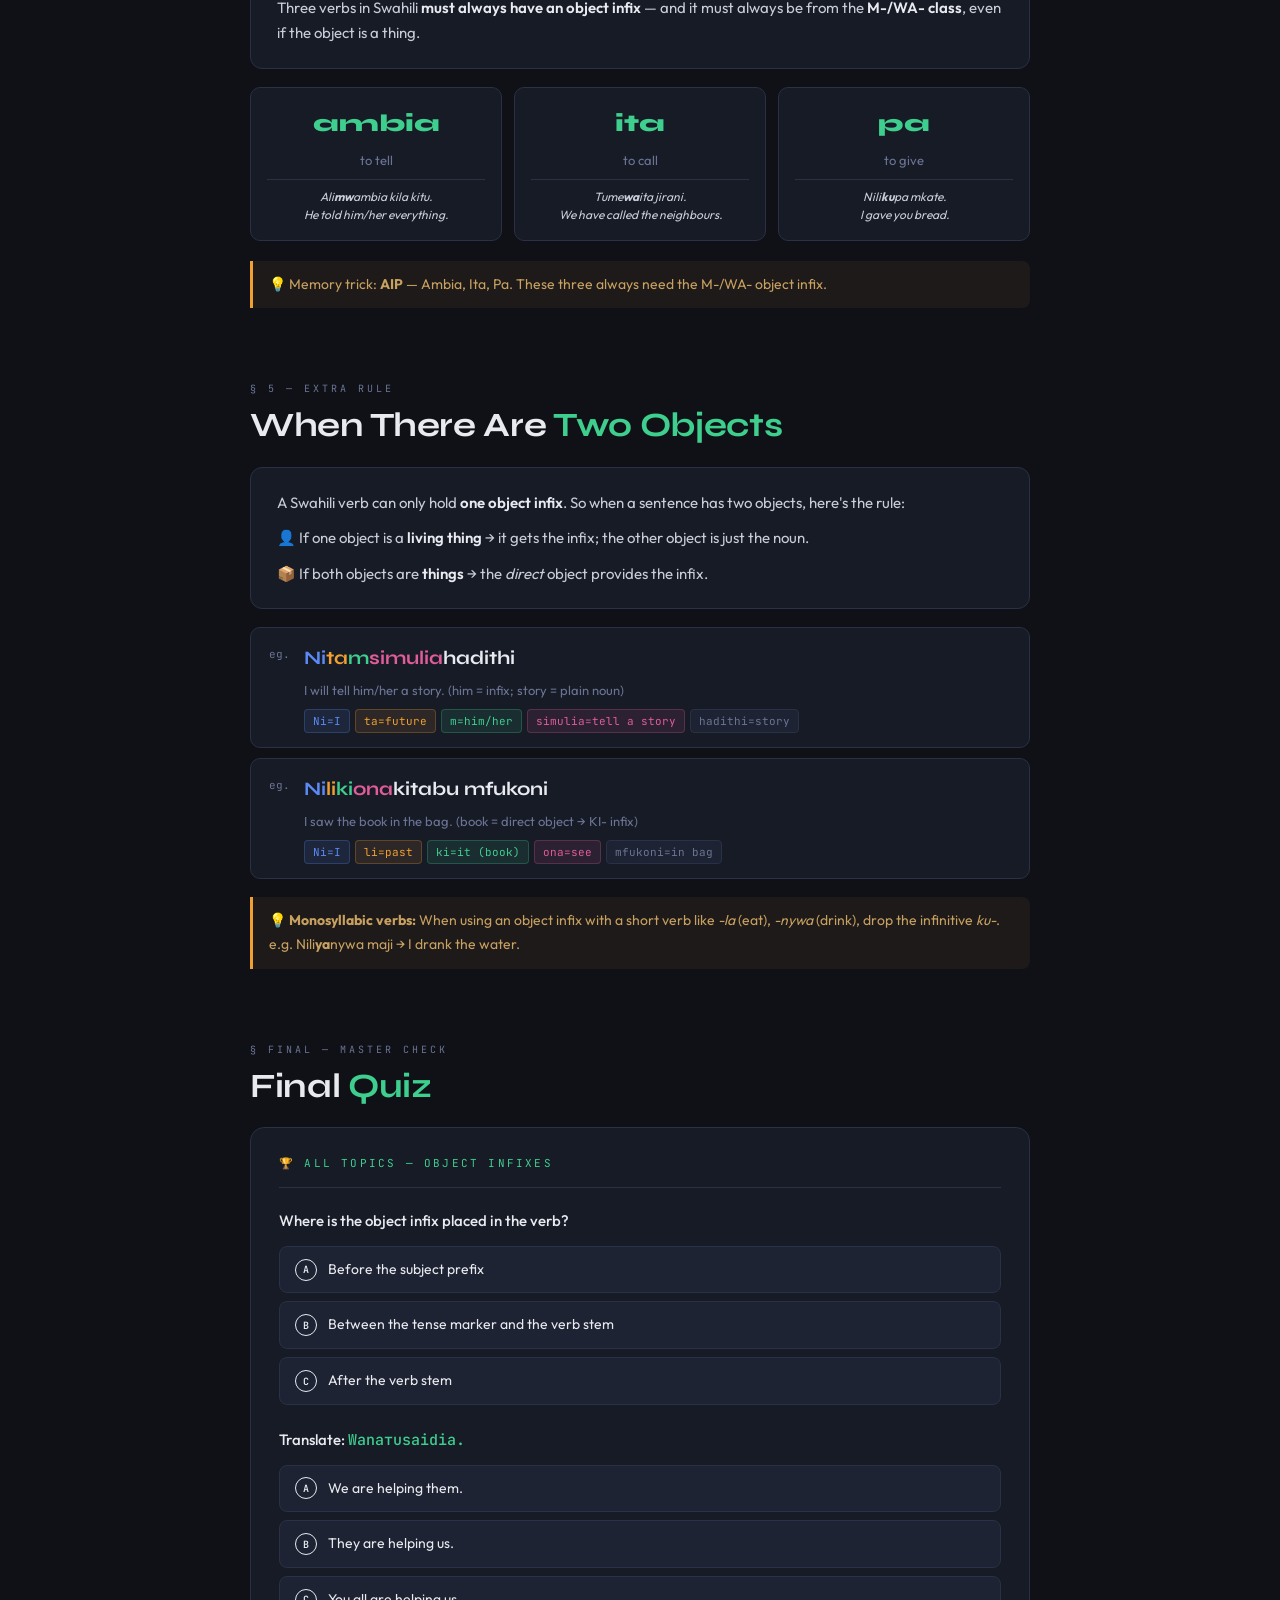
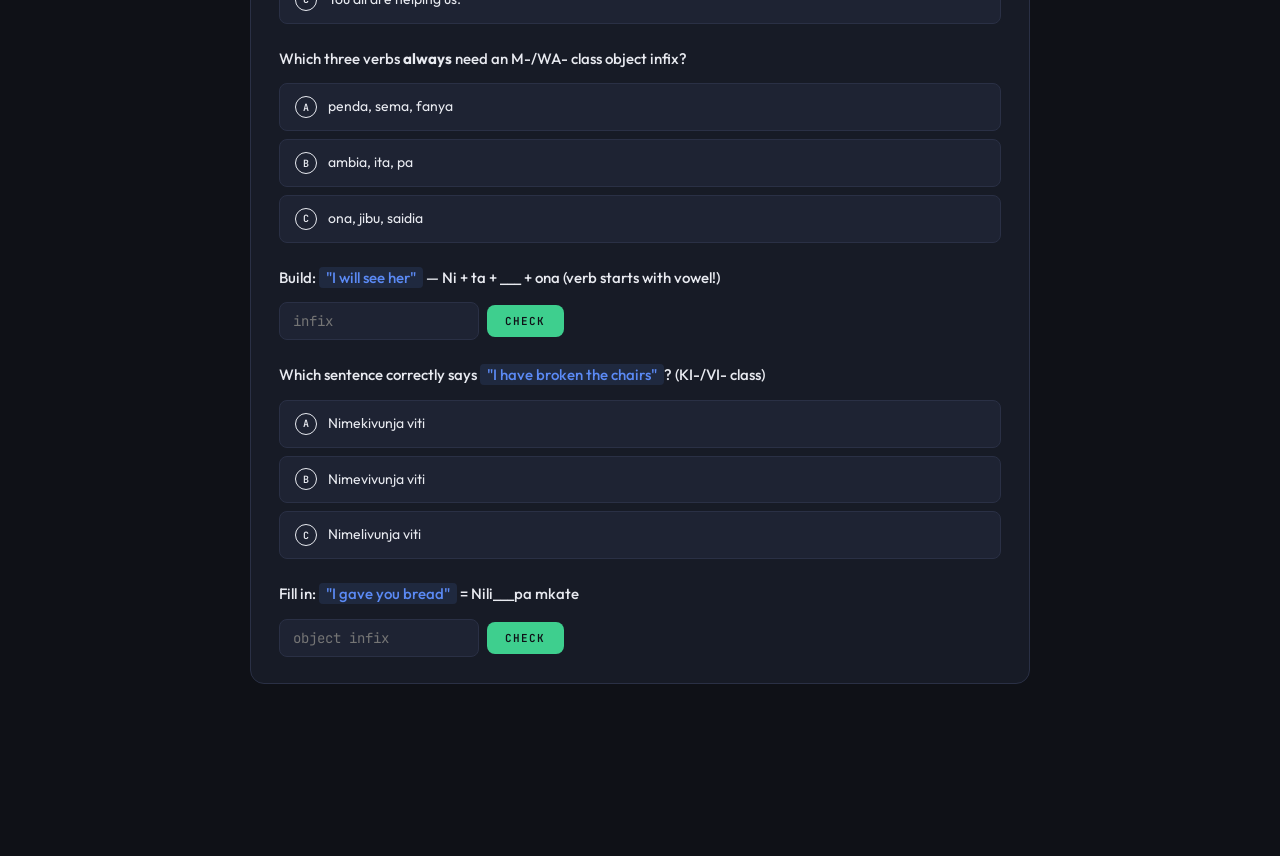
<file: lessons/swahili_object_infixes.html>
<!DOCTYPE html>
<html lang="en">
<head>
<meta charset="UTF-8">
<meta name="viewport" content="width=device-width, initial-scale=1.0">
<title>Chapter 11 – Object Infixes</title>
<link href="https://fonts.googleapis.com/css2?family=Syne:wght@700;800&family=Outfit:wght@300;400;500;600;700&family=JetBrains+Mono:wght@400;600&display=swap" rel="stylesheet">
<style>
  :root {
    --bg: #0f1117;
    --surface: #171b26;
    --card: #1e2333;
    --border: #2a3045;
    --text: #e8eaf0;
    --muted: #6b7494;
    --sub: #5b8af5;    /* subject - blue */
    --ten: #f0a030;    /* tense - amber */
    --obj: #3ecf8e;    /* object infix - green */
    --vrb: #e05c9a;    /* verb - pink */
    --accent: #5b8af5;
  }

  * { box-sizing: border-box; margin: 0; padding: 0; }

  body {
    background: var(--bg);
    color: var(--text);
    font-family: 'Outfit', sans-serif;
    font-weight: 400;
    line-height: 1.7;
    min-height: 100vh;
  }

  /* HEADER */
  header {
    padding: 60px 24px 52px;
    text-align: center;
    border-bottom: 1px solid var(--border);
    position: relative;
    background: radial-gradient(ellipse at 50% 0%, rgba(91,138,245,0.08) 0%, transparent 70%);
  }
  .ch-label {
    font-family: 'JetBrains Mono', monospace;
    font-size: 11px;
    letter-spacing: 0.35em;
    color: var(--sub);
    text-transform: uppercase;
    margin-bottom: 14px;
  }
  header h1 {
    font-family: 'Syne', sans-serif;
    font-size: clamp(34px, 7vw, 68px);
    font-weight: 800;
    line-height: 1.05;
    margin-bottom: 14px;
    letter-spacing: -0.02em;
  }
  header h1 .hl { color: var(--obj); }
  header p { font-size: 15px; color: var(--muted); max-width: 480px; margin: 0 auto; font-weight: 300; }

  /* FORMULA */
  .formula-strip {
    display: flex;
    align-items: center;
    justify-content: center;
    flex-wrap: wrap;
    gap: 6px;
    padding: 24px;
    background: var(--surface);
    border-bottom: 1px solid var(--border);
  }
  .fb {
    font-family: 'JetBrains Mono', monospace;
    font-size: 13px;
    font-weight: 600;
    padding: 7px 14px;
    border-radius: 6px;
    letter-spacing: 0.03em;
  }
  .fb-sub { background: rgba(91,138,245,0.15); color: var(--sub); border: 1px solid rgba(91,138,245,0.3); }
  .fb-ten { background: rgba(240,160,48,0.15); color: var(--ten); border: 1px solid rgba(240,160,48,0.3); }
  .fb-obj { background: rgba(62,207,142,0.15); color: var(--obj); border: 1px solid rgba(62,207,142,0.3); }
  .fb-vrb { background: rgba(224,92,154,0.15); color: var(--vrb); border: 1px solid rgba(224,92,154,0.3); }
  .fb-sep { color: var(--muted); font-size: 18px; padding: 0 2px; }
  .fb-opt { opacity: 0.5; font-size: 11px; }

  /* MAIN */
  main { max-width: 820px; margin: 0 auto; padding: 52px 20px 100px; }

  /* SECTION */
  .section { margin-bottom: 72px; scroll-margin-top: 16px; }
  .sec-label {
    font-family: 'JetBrains Mono', monospace;
    font-size: 10px;
    letter-spacing: 0.3em;
    text-transform: uppercase;
    color: var(--muted);
    margin-bottom: 10px;
  }
  .sec-title {
    font-family: 'Syne', sans-serif;
    font-size: clamp(22px, 4vw, 34px);
    font-weight: 700;
    line-height: 1.1;
    margin-bottom: 22px;
    letter-spacing: -0.01em;
  }
  .sec-title .hl { color: var(--obj); }

  /* PROSE */
  .prose {
    background: var(--surface);
    border: 1px solid var(--border);
    border-radius: 12px;
    padding: 22px 26px;
    margin-bottom: 18px;
    font-size: 15px;
    color: #c8ccd8;
  }
  .prose p { margin-bottom: 10px; }
  .prose p:last-child { margin-bottom: 0; }
  .prose strong { color: var(--text); font-weight: 600; }

  /* TIP */
  .tip {
    border-left: 3px solid var(--ten);
    background: rgba(240,160,48,0.06);
    border-radius: 0 8px 8px 0;
    padding: 12px 16px;
    font-size: 14px;
    color: #c8a060;
    margin-bottom: 18px;
  }
  .tip::before { content: '💡 '; }
  .warn {
    border-left: 3px solid var(--vrb);
    background: rgba(224,92,154,0.06);
    border-radius: 0 8px 8px 0;
    padding: 12px 16px;
    font-size: 14px;
    color: #c87099;
    margin-bottom: 18px;
  }
  .warn::before { content: '⚠️ '; }

  /* TABLE */
  .tbl-wrap { overflow-x: auto; margin-bottom: 20px; border-radius: 12px; box-shadow: 0 2px 16px rgba(0,0,0,0.3); }
  table { width: 100%; border-collapse: collapse; font-size: 14px; }
  thead tr { background: #111520; }
  th {
    padding: 11px 14px;
    text-align: left;
    font-family: 'JetBrains Mono', monospace;
    font-size: 10px;
    letter-spacing: 0.18em;
    color: var(--muted);
    text-transform: uppercase;
    font-weight: 400;
    border-bottom: 1px solid var(--border);
  }
  td {
    padding: 11px 14px;
    border-bottom: 1px solid var(--border);
    background: var(--surface);
    vertical-align: middle;
  }
  tr:last-child td { border-bottom: none; }
  tr:hover td { background: var(--card); }
  .c-green { font-family: 'JetBrains Mono', monospace; font-weight: 600; color: var(--obj); font-size: 15px; }
  .c-blue { color: var(--sub); font-weight: 600; }
  .c-muted { color: var(--muted); font-size: 13px; }
  .badge {
    display: inline-block;
    font-size: 10px;
    font-weight: 600;
    letter-spacing: 0.1em;
    text-transform: uppercase;
    padding: 2px 8px;
    border-radius: 3px;
    background: var(--card);
    color: var(--muted);
    border: 1px solid var(--border);
  }

  /* SENTENCE BUILDER */
  .sent-list { display: flex; flex-direction: column; gap: 10px; margin-bottom: 18px; }
  .sent-item {
    background: var(--surface);
    border: 1px solid var(--border);
    border-radius: 10px;
    padding: 14px 18px;
    display: grid;
    grid-template-columns: auto 1fr;
    gap: 14px;
    align-items: start;
    transition: border-color 0.2s;
  }
  .sent-item:hover { border-color: var(--obj); }
  .sent-num { font-family: 'JetBrains Mono', monospace; font-size: 11px; color: var(--muted); margin-top: 3px; }
  .sent-sw {
    font-family: 'Syne', sans-serif;
    font-size: 19px;
    font-weight: 700;
    margin-bottom: 4px;
    display: flex;
    flex-wrap: wrap;
    align-items: baseline;
    gap: 0;
  }
  .sw-sub { color: var(--sub); }
  .sw-ten { color: var(--ten); }
  .sw-obj { color: var(--obj); }
  .sw-vrb { color: var(--vrb); }
  .sw-plain { color: var(--text); }
  .sent-en { font-size: 13px; color: var(--muted); margin-bottom: 8px; }
  .sent-break {
    display: flex;
    flex-wrap: wrap;
    gap: 5px;
    font-family: 'JetBrains Mono', monospace;
    font-size: 11px;
  }
  .br-piece {
    padding: 2px 8px;
    border-radius: 4px;
    border: 1px solid;
  }
  .br-sub { background: rgba(91,138,245,0.1); color: var(--sub); border-color: rgba(91,138,245,0.25); }
  .br-ten { background: rgba(240,160,48,0.1); color: var(--ten); border-color: rgba(240,160,48,0.25); }
  .br-obj { background: rgba(62,207,142,0.1); color: var(--obj); border-color: rgba(62,207,142,0.25); }
  .br-vrb { background: rgba(224,92,154,0.1); color: var(--vrb); border-color: rgba(224,92,154,0.25); }
  .br-neu { background: var(--card); color: var(--muted); border-color: var(--border); }

  /* SPECIAL VERBS */
  .special-grid { display: grid; grid-template-columns: repeat(3,1fr); gap: 12px; margin-bottom: 20px; }
  .special-card {
    background: var(--surface);
    border: 1px solid var(--border);
    border-radius: 10px;
    padding: 16px;
    text-align: center;
    transition: all 0.2s;
  }
  .special-card:hover { border-color: var(--obj); transform: translateY(-2px); }
  .sp-verb { font-family: 'Syne', sans-serif; font-size: 24px; font-weight: 800; color: var(--obj); display: block; margin-bottom: 4px; }
  .sp-en { font-size: 13px; color: var(--muted); display: block; margin-bottom: 8px; }
  .sp-ex { font-size: 12px; color: #c8ccd8; font-style: italic; border-top: 1px solid var(--border); padding-top: 8px; line-height: 1.5; }

  /* QUIZ */
  .quiz {
    background: var(--surface);
    border: 1px solid var(--border);
    border-radius: 14px;
    padding: 26px 28px;
    margin-top: 22px;
  }
  .quiz-hdr {
    font-family: 'JetBrains Mono', monospace;
    font-size: 11px;
    letter-spacing: 0.2em;
    color: var(--obj);
    text-transform: uppercase;
    margin-bottom: 22px;
    padding-bottom: 14px;
    border-bottom: 1px solid var(--border);
  }
  .qb { margin-bottom: 24px; }
  .qb:last-child { margin-bottom: 0; }
  .qt { font-size: 15px; font-weight: 500; color: var(--text); margin-bottom: 13px; line-height: 1.5; }
  .qt .sw { font-family: 'JetBrains Mono', monospace; color: var(--obj); }
  .qt .hi { background: rgba(91,138,245,0.12); padding: 1px 7px; border-radius: 4px; color: var(--sub); }

  .opts { display: flex; flex-direction: column; gap: 8px; }
  .opt {
    background: var(--card);
    border: 1.5px solid var(--border);
    border-radius: 8px;
    padding: 11px 15px;
    cursor: pointer;
    font-size: 14px;
    transition: all 0.16s;
    display: flex;
    align-items: center;
    gap: 11px;
    color: var(--text);
  }
  .opt:hover:not(.lk) { border-color: var(--obj); background: rgba(62,207,142,0.06); }
  .opt.ok { border-color: var(--obj); background: rgba(62,207,142,0.1); color: var(--obj); }
  .opt.no { border-color: var(--vrb); background: rgba(224,92,154,0.08); color: var(--vrb); }
  .opt.lk { cursor: default; pointer-events: none; opacity: 0.55; }
  .opt.ok.lk { opacity: 1; }
  .opt-l {
    width: 22px; height: 22px; border-radius: 50%;
    border: 1.5px solid currentColor;
    display: flex; align-items: center; justify-content: center;
    font-family: 'JetBrains Mono', monospace;
    font-size: 10px; font-weight: 600; flex-shrink: 0;
  }

  .fill-row { display: flex; align-items: center; flex-wrap: wrap; gap: 8px; margin-top: 10px; }
  .fi {
    background: var(--card);
    border: 1.5px solid var(--border);
    border-radius: 8px;
    padding: 9px 13px;
    font-family: 'JetBrains Mono', monospace;
    font-size: 14px;
    color: var(--text);
    outline: none;
    width: 200px;
    transition: border-color 0.2s;
  }
  .fi:focus { border-color: var(--obj); }
  .fi.ok { border-color: var(--obj); color: var(--obj); background: rgba(62,207,142,0.08); }
  .fi.no { border-color: var(--vrb); color: var(--vrb); background: rgba(224,92,154,0.06); }
  .cbtn {
    background: var(--obj);
    color: #0f1117;
    border: none;
    border-radius: 8px;
    padding: 9px 18px;
    font-family: 'JetBrains Mono', monospace;
    font-size: 11px;
    font-weight: 600;
    cursor: pointer;
    letter-spacing: 0.1em;
    text-transform: uppercase;
    transition: opacity 0.2s;
  }
  .cbtn:hover { opacity: 0.82; }

  .qfb {
    margin-top: 10px;
    font-size: 13px;
    padding: 9px 13px;
    border-radius: 6px;
    display: none;
    font-weight: 500;
  }
  .qfb.show { display: block; }
  .qfb.ok { background: rgba(62,207,142,0.1); color: var(--obj); border: 1px solid rgba(62,207,142,0.25); }
  .qfb.no { background: rgba(224,92,154,0.08); color: var(--vrb); border: 1px solid rgba(224,92,154,0.2); }

  /* SCORE */
  .scorebox {
    position: fixed;
    bottom: 20px; right: 20px;
    background: var(--surface);
    border: 1px solid var(--border);
    border-radius: 10px;
    padding: 12px 18px;
    font-family: 'JetBrains Mono', monospace;
    font-size: 12px;
    z-index: 99;
    box-shadow: 0 4px 20px rgba(0,0,0,0.4);
  }
  .scorebox .slabel { color: var(--muted); font-size: 10px; letter-spacing: 0.2em; display: block; margin-bottom: 2px; }
  .scorebox .sval { color: var(--obj); font-size: 20px; font-weight: 600; }
  .scorebox .stot { color: var(--muted); font-size: 11px; }

  @media(max-width:560px){
    .special-grid { grid-template-columns: repeat(3,1fr); }
    .quiz { padding: 18px; }
    main { padding: 32px 14px 80px; }
  }
</style>
</head>
<body>

<header>
  <div class="ch-label">Chapter 11 · Swahili Grammar</div>
  <h1>Object <span class="hl">Infixes</span></h1>
  <p>How to embed "me / you / him / them" directly inside the verb.</p>
</header>

<!-- FORMULA STRIP -->
<div class="formula-strip">
  <span class="fb fb-sub">Subject</span>
  <span class="fb-sep">+</span>
  <span class="fb fb-ten">Tense</span>
  <span class="fb-sep">+</span>
  <span class="fb fb-obj">Object Infix ← NEW</span>
  <span class="fb-sep">+</span>
  <span class="fb fb-vrb">Verb Stem</span>
</div>

<main>

  <!-- ===== WHAT IS AN OBJECT INFIX ===== -->
  <section class="section" id="intro">
    <div class="sec-label">§ 1 — The Big Idea</div>
    <h2 class="sec-title">What <span class="hl">Is</span> an Object Infix?</h2>

    <div class="prose">
      <p>You already know the verb formula: <strong>Subject + Tense + Verb.</strong></p>
      <p>An <strong>Object Infix</strong> is a tiny extra piece that slots in <em>between</em> the tense marker and the verb. It replaces or reinforces the object — the person or thing the action is being done <em>to</em>.</p>
      <p>Think of it like this: instead of saying "I see <strong>him</strong>" you build "him" right into the verb → <strong>Nitamwona</strong> (I will see him).</p>
    </div>

    <div class="tip">Object Infixes are most common when referring to <strong>living things</strong> (people, animals) as the object, or when you want to <strong>emphasise</strong> the object.</div>

    <!-- Quick visual -->
    <div class="sent-list">
      <div class="sent-item">
        <span class="sent-num">eg.</span>
        <div>
          <div class="sent-sw">
            <span class="sw-sub">A</span><span class="sw-ten">ta</span><span class="sw-obj">ni</span><span class="sw-vrb">ona</span>
          </div>
          <div class="sent-en">He will see <strong>me</strong>.</div>
          <div class="sent-break">
            <span class="br-piece br-sub">A = he/she</span>
            <span class="br-piece br-ten">ta = future</span>
            <span class="br-piece br-obj">ni = me (object infix)</span>
            <span class="br-piece br-vrb">ona = see</span>
          </div>
        </div>
      </div>
      <div class="sent-item">
        <span class="sent-num">eg.</span>
        <div>
          <div class="sent-sw">
            <span class="sw-sub">Ni</span><span class="sw-ten">na</span><span class="sw-obj">ku</span><span class="sw-vrb">penda</span>
          </div>
          <div class="sent-en">I love <strong>you</strong>.</div>
          <div class="sent-break">
            <span class="br-piece br-sub">Ni = I</span>
            <span class="br-piece br-ten">na = present</span>
            <span class="br-piece br-obj">ku = you (object infix)</span>
            <span class="br-piece br-vrb">penda = love</span>
          </div>
        </div>
      </div>
    </div>
  </section>

  <!-- ===== M-/WA- CLASS TABLE ===== -->
  <section class="section" id="mwa">
    <div class="sec-label">§ 2 — People & Animals</div>
    <h2 class="sec-title">The M-/WA- Class <span class="hl">Infixes</span></h2>

    <div class="prose">
      <p>For people (and animals/insects — they always follow this class), use these object infixes:</p>
    </div>

    <div class="tbl-wrap">
      <table>
        <thead><tr><th>Who?</th><th>Object Infix</th><th>Example Verb</th><th>Meaning</th></tr></thead>
        <tbody>
          <tr><td><span class="badge">me</span></td><td><span class="c-green">-ni-</span></td><td><span class="c-blue">A·ta·<strong style="color:var(--obj)">ni</strong>·saidia</span></td><td class="c-muted">He/She will help <strong>me</strong></td></tr>
          <tr><td><span class="badge">you (sing.)</span></td><td><span class="c-green">-ku-</span></td><td><span class="c-blue">Ni·na·<strong style="color:var(--obj)">ku</strong>·penda</span></td><td class="c-muted">I love <strong>you</strong></td></tr>
          <tr><td><span class="badge">him / her</span></td><td><span class="c-green">-m- / -mw-</span></td><td><span class="c-blue">Ni·ta·<strong style="color:var(--obj)">mw</strong>·ona</span></td><td class="c-muted">I will see <strong>him/her</strong></td></tr>
          <tr><td><span class="badge">us</span></td><td><span class="c-green">-tu-</span></td><td><span class="c-blue">Wa·na·<strong style="color:var(--obj)">tu</strong>·saidia</span></td><td class="c-muted">They are helping <strong>us</strong></td></tr>
          <tr><td><span class="badge">you (pl.)</span></td><td><span class="c-green">-wa-</span></td><td><span class="c-blue">Ni·li·<strong style="color:var(--obj)">wa</strong>·ona·<em>ni</em></span></td><td class="c-muted">I saw <strong>you all</strong></td></tr>
          <tr><td><span class="badge">them</span></td><td><span class="c-green">-wa-</span></td><td><span class="c-blue">Ni·li·<strong style="color:var(--obj)">wa</strong>·ona</span></td><td class="c-muted">I saw <strong>them</strong></td></tr>
        </tbody>
      </table>
    </div>

    <div class="warn"><strong>-m- vs -mw-:</strong> Use <strong>-mw-</strong> when the verb starts with a vowel → Nitam<strong>w</strong>ona (see). Use <strong>-m-</strong> when the verb starts with a consonant → Nitam<strong>j</strong>ibu (answer).</div>
    <div class="warn"><strong>"you (pl.)" vs "them":</strong> Both use <strong>-wa-</strong>. To show "you all" specifically, add <strong>-ni</strong> to the end of the verb: Niliwaona<strong>ni</strong> = I saw you all.</div>

    <div class="sent-list">
      <div class="sent-item">
        <span class="sent-num">01</span>
        <div>
          <div class="sent-sw"><span class="sw-sub">Ni</span><span class="sw-ten">li</span><span class="sw-obj">m</span><span class="sw-vrb">jibu</span></div>
          <div class="sent-en">I answered him/her. (jibu starts with a consonant → -m-)</div>
          <div class="sent-break">
            <span class="br-piece br-sub">Ni=I</span><span class="br-piece br-ten">li=past</span><span class="br-piece br-obj">m=him/her</span><span class="br-piece br-vrb">jibu=answer</span>
          </div>
        </div>
      </div>
      <div class="sent-item">
        <span class="sent-num">02</span>
        <div>
          <div class="sent-sw"><span class="sw-sub">Ni</span><span class="sw-ten">ta</span><span class="sw-obj">mw</span><span class="sw-vrb">ona</span></div>
          <div class="sent-en">I will see him/her. (ona starts with a vowel → -mw-)</div>
          <div class="sent-break">
            <span class="br-piece br-sub">Ni=I</span><span class="br-piece br-ten">ta=future</span><span class="br-piece br-obj">mw=him/her</span><span class="br-piece br-vrb">ona=see</span>
          </div>
        </div>
      </div>
      <div class="sent-item">
        <span class="sent-num">03</span>
        <div>
          <div class="sent-sw"><span class="sw-sub">Wa</span><span class="sw-ten">na</span><span class="sw-obj">tu</span><span class="sw-vrb">saidia</span></div>
          <div class="sent-en">They are helping us.</div>
          <div class="sent-break">
            <span class="br-piece br-sub">Wa=they</span><span class="br-piece br-ten">na=present</span><span class="br-piece br-obj">tu=us</span><span class="br-piece br-vrb">saidia=help</span>
          </div>
        </div>
      </div>
      <div class="sent-item">
        <span class="sent-num">04</span>
        <div>
          <div class="sent-sw"><span class="sw-sub">A</span><span class="sw-ten">li</span><span class="sw-obj">m</span><span class="sw-vrb">shukuru</span><span class="sw-plain"> daktari</span></div>
          <div class="sent-en">He/She thanked the doctor. (Object infix + noun reinforces it)</div>
          <div class="sent-break">
            <span class="br-piece br-sub">A=he/she</span><span class="br-piece br-ten">li=past</span><span class="br-piece br-obj">m=him (infix)</span><span class="br-piece br-vrb">shukuru=thank</span><span class="br-piece br-neu">daktari=doctor</span>
          </div>
        </div>
      </div>
    </div>

    <div class="quiz">
      <div class="quiz-hdr">✏️ Quick Check — M-/WA- Infixes</div>
      <div class="qb">
        <div class="qt">In <span class="sw">Ninakupenda</span>, what does <span class="sw">-ku-</span> tell us?</div>
        <div class="opts">
          <div class="opt" onclick="mc(this,false,'q1')"><span class="opt-l">A</span>It's the future tense marker</div>
          <div class="opt" onclick="mc(this,true,'q1')"><span class="opt-l">B</span>The object is "you" (singular)</div>
          <div class="opt" onclick="mc(this,false,'q1')"><span class="opt-l">C</span>It's the infinitive</div>
        </div>
        <div class="qfb" id="fb-q1"></div>
      </div>
      <div class="qb">
        <div class="qt">Why is it <span class="sw">Nitam<strong>w</strong>ona</span> and not <span class="sw">Nitam·ona</span>?</div>
        <div class="opts">
          <div class="opt" onclick="mc(this,false,'q2')"><span class="opt-l">A</span>Random spelling rule</div>
          <div class="opt" onclick="mc(this,true,'q2')"><span class="opt-l">B</span>The verb <em>ona</em> starts with a vowel, so -m becomes -mw-</div>
          <div class="opt" onclick="mc(this,false,'q2')"><span class="opt-l">C</span>Because the tense is future</div>
        </div>
        <div class="qfb" id="fb-q2"></div>
      </div>
      <div class="qb">
        <div class="qt">Build: <span class="hi">"They are helping us"</span> → Wa + na + ___ + saidia</div>
        <div class="fill-row">
          <input class="fi" id="fi-q3" placeholder="object infix">
          <button class="cbtn" onclick="fill('fi-q3','tu','fb-q3','Correct! Wa+na+tu+saidia = Wanатusaidia','Use -tu- for us. Wa+na+tu+saidia = Wanatusaidia')">Check</button>
        </div>
        <div class="qfb" id="fb-q3"></div>
      </div>
    </div>
  </section>

  <!-- ===== OTHER NOUN CLASSES ===== -->
  <section class="section" id="other">
    <div class="sec-label">§ 3 — Things & Objects</div>
    <h2 class="sec-title">Other Noun Classes — <span class="hl">Things</span></h2>

    <div class="prose">
      <p>For <strong>things</strong> (not people), the object infix is the same as the <strong>agreement subject prefix</strong> for that class. The key ones to know:</p>
    </div>

    <div class="tbl-wrap">
      <table>
        <thead><tr><th>Noun Class</th><th>Singular Infix</th><th>Plural Infix</th><th>Example (Sing.)</th><th>Example (Pl.)</th></tr></thead>
        <tbody>
          <tr>
            <td><span class="badge">M-/MI- (trees, things)</span></td>
            <td><span class="c-green">-u-</span></td><td><span class="c-green">-i-</span></td>
            <td class="c-muted">Tuli<strong style="color:var(--obj)">u</strong>la mkate<br><em>We ate the bread</em></td>
            <td class="c-muted">Tuli<strong style="color:var(--obj)">i</strong>la mikate<br><em>We ate the breads</em></td>
          </tr>
          <tr>
            <td><span class="badge">JI-/MA- (fruits, big things)</span></td>
            <td><span class="c-green">-li-</span></td><td><span class="c-green">-ya-</span></td>
            <td class="c-muted">Uli<strong style="color:var(--obj)">li</strong>fungua sanduku<br><em>You opened the box</em></td>
            <td class="c-muted">Uli<strong style="color:var(--obj)">ya</strong>fungua masanduku<br><em>You opened the boxes</em></td>
          </tr>
          <tr>
            <td><span class="badge">KI-/VI- (chairs, things)</span></td>
            <td><span class="c-green">-ki-</span></td><td><span class="c-green">-vi-</span></td>
            <td class="c-muted">Nime<strong style="color:var(--obj)">ki</strong>vunja kiti<br><em>I have broken the chair</em></td>
            <td class="c-muted">Nime<strong style="color:var(--obj)">vi</strong>vunja viti<br><em>I have broken the chairs</em></td>
          </tr>
          <tr>
            <td><span class="badge">N-/N- (animals, things)</span></td>
            <td><span class="c-green">-i-</span></td><td><span class="c-green">-zi-</span></td>
            <td class="c-muted">Ata<strong style="color:var(--obj)">i</strong>nunua baiskeli<br><em>He will buy the bicycle</em></td>
            <td class="c-muted">Ata<strong style="color:var(--obj)">zi</strong>nunua baiskeli<br><em>He will buy the bicycles</em></td>
          </tr>
        </tbody>
      </table>
    </div>

    <div class="tip">Notice the pattern: <strong>singular infix → plural infix</strong> just swaps one letter, e.g. -ki- → -vi-, -li- → -ya-. Learn the pair, not each one separately.</div>

    <div class="sent-list">
      <div class="sent-item">
        <span class="sent-num">01</span>
        <div>
          <div class="sent-sw"><span class="sw-sub">Nime</span><span class="sw-obj">ki</span><span class="sw-vrb">vunja</span><span class="sw-plain"> kiti</span></div>
          <div class="sent-en">I have broken the chair. (KI- class → -ki-)</div>
          <div class="sent-break">
            <span class="br-piece br-sub">Ni=I</span><span class="br-piece br-ten">me=perfect</span><span class="br-piece br-obj">ki=it (chair class)</span><span class="br-piece br-vrb">vunja=break</span>
          </div>
        </div>
      </div>
      <div class="sent-item">
        <span class="sent-num">02</span>
        <div>
          <div class="sent-sw"><span class="sw-sub">Nime</span><span class="sw-obj">vi</span><span class="sw-vrb">vunja</span><span class="sw-plain"> viti</span></div>
          <div class="sent-en">I have broken the chairs. (VI- plural → -vi-)</div>
          <div class="sent-break">
            <span class="br-piece br-sub">Ni=I</span><span class="br-piece br-ten">me=perfect</span><span class="br-piece br-obj">vi=them (chairs)</span><span class="br-piece br-vrb">vunja=break</span>
          </div>
        </div>
      </div>
    </div>

    <div class="quiz">
      <div class="quiz-hdr">✏️ Quick Check — Other Noun Classes</div>
      <div class="qb">
        <div class="qt">The infix for a single KI- class object is:</div>
        <div class="opts">
          <div class="opt" onclick="mc(this,false,'q4')"><span class="opt-l">A</span>-vi-</div>
          <div class="opt" onclick="mc(this,true,'q4')"><span class="opt-l">B</span>-ki-</div>
          <div class="opt" onclick="mc(this,false,'q4')"><span class="opt-l">C</span>-li-</div>
        </div>
        <div class="qfb" id="fb-q4"></div>
      </div>
      <div class="qb">
        <div class="qt">Fill in: <span class="hi">"You opened the boxes"</span> (JI-/MA- plural → -ya-) = Uli___fungua masanduku</div>
        <div class="fill-row">
          <input class="fi" id="fi-q5" placeholder="infix">
          <button class="cbtn" onclick="fill('fi-q5','ya','fb-q5','Correct! Uli+ya+fungua = Uliyafungua masanduku','JI/MA plural uses -ya-. Uli+ya+fungua masanduku.')">Check</button>
        </div>
        <div class="qfb" id="fb-q5"></div>
      </div>
      <div class="qb">
        <div class="qt">Translate: <span class="sw">Wanazilima nyanja.</span> (N- plural = -zi-, lima = cultivate)</div>
        <div class="opts">
          <div class="opt" onclick="mc(this,false,'q6')"><span class="opt-l">A</span>They cultivated the field.</div>
          <div class="opt" onclick="mc(this,true,'q6')"><span class="opt-l">B</span>They are cultivating the fields.</div>
          <div class="opt" onclick="mc(this,false,'q6')"><span class="opt-l">C</span>We will cultivate the fields.</div>
        </div>
        <div class="qfb" id="fb-q6"></div>
      </div>
    </div>
  </section>

  <!-- ===== 3 SPECIAL VERBS ===== -->
  <section class="section" id="special">
    <div class="sec-label">§ 4 — Must-Know Rule</div>
    <h2 class="sec-title">3 Verbs That <span class="hl">Always</span> Take an Object Infix</h2>

    <div class="prose">
      <p>Three verbs in Swahili <strong>must always have an object infix</strong> — and it must always be from the <strong>M-/WA- class</strong>, even if the object is a thing.</p>
    </div>

    <div class="special-grid">
      <div class="special-card">
        <span class="sp-verb">ambia</span>
        <span class="sp-en">to tell</span>
        <div class="sp-ex">Ali<strong>mw</strong>ambia kila kitu.<br><em>He told him/her everything.</em></div>
      </div>
      <div class="special-card">
        <span class="sp-verb">ita</span>
        <span class="sp-en">to call</span>
        <div class="sp-ex">Tume<strong>wa</strong>ita jirani.<br><em>We have called the neighbours.</em></div>
      </div>
      <div class="special-card">
        <span class="sp-verb">pa</span>
        <span class="sp-en">to give</span>
        <div class="sp-ex">Nili<strong>ku</strong>pa mkate.<br><em>I gave you bread.</em></div>
      </div>
    </div>

    <div class="tip">Memory trick: <strong>AIP</strong> — Ambia, Ita, Pa. These three always need the M-/WA- object infix.</div>
  </section>

  <!-- ===== TWO OBJECTS ===== -->
  <section class="section" id="two">
    <div class="sec-label">§ 5 — Extra Rule</div>
    <h2 class="sec-title">When There Are <span class="hl">Two Objects</span></h2>

    <div class="prose">
      <p>A Swahili verb can only hold <strong>one object infix</strong>. So when a sentence has two objects, here's the rule:</p>
      <p>👤 If one object is a <strong>living thing</strong> → it gets the infix; the other object is just the noun.</p>
      <p>📦 If both objects are <strong>things</strong> → the <em>direct</em> object provides the infix.</p>
    </div>

    <div class="sent-list">
      <div class="sent-item">
        <span class="sent-num">eg.</span>
        <div>
          <div class="sent-sw"><span class="sw-sub">Ni</span><span class="sw-ten">ta</span><span class="sw-obj">m</span><span class="sw-vrb">simulia</span><span class="sw-plain"> hadithi</span></div>
          <div class="sent-en">I will tell him/her a story. (him = infix; story = plain noun)</div>
          <div class="sent-break">
            <span class="br-piece br-sub">Ni=I</span><span class="br-piece br-ten">ta=future</span><span class="br-piece br-obj">m=him/her</span><span class="br-piece br-vrb">simulia=tell a story</span><span class="br-piece br-neu">hadithi=story</span>
          </div>
        </div>
      </div>
      <div class="sent-item">
        <span class="sent-num">eg.</span>
        <div>
          <div class="sent-sw"><span class="sw-sub">Ni</span><span class="sw-ten">li</span><span class="sw-obj">ki</span><span class="sw-vrb">ona</span><span class="sw-plain"> kitabu mfukoni</span></div>
          <div class="sent-en">I saw the book in the bag. (book = direct object → KI- infix)</div>
          <div class="sent-break">
            <span class="br-piece br-sub">Ni=I</span><span class="br-piece br-ten">li=past</span><span class="br-piece br-obj">ki=it (book)</span><span class="br-piece br-vrb">ona=see</span><span class="br-piece br-neu">mfukoni=in bag</span>
          </div>
        </div>
      </div>
    </div>

    <div class="tip"><strong>Monosyllabic verbs:</strong> When using an object infix with a short verb like <em>-la</em> (eat), <em>-nywa</em> (drink), drop the infinitive <em>ku-</em>. e.g. Nili<strong>ya</strong>nywa maji → I drank the water.</div>
  </section>

  <!-- ===== FINAL QUIZ ===== -->
  <section class="section" id="final">
    <div class="sec-label">§ Final — Master Check</div>
    <h2 class="sec-title">Final <span class="hl">Quiz</span></h2>

    <div class="quiz">
      <div class="quiz-hdr">🏆 All Topics — Object Infixes</div>

      <div class="qb">
        <div class="qt">Where is the object infix placed in the verb?</div>
        <div class="opts">
          <div class="opt" onclick="mc(this,false,'fq1')"><span class="opt-l">A</span>Before the subject prefix</div>
          <div class="opt" onclick="mc(this,true,'fq1')"><span class="opt-l">B</span>Between the tense marker and the verb stem</div>
          <div class="opt" onclick="mc(this,false,'fq1')"><span class="opt-l">C</span>After the verb stem</div>
        </div>
        <div class="qfb" id="fb-fq1"></div>
      </div>

      <div class="qb">
        <div class="qt">Translate: <span class="sw">Wanатusaidia.</span></div>
        <div class="opts">
          <div class="opt" onclick="mc(this,false,'fq2')"><span class="opt-l">A</span>We are helping them.</div>
          <div class="opt" onclick="mc(this,true,'fq2')"><span class="opt-l">B</span>They are helping us.</div>
          <div class="opt" onclick="mc(this,false,'fq2')"><span class="opt-l">C</span>You all are helping us.</div>
        </div>
        <div class="qfb" id="fb-fq2"></div>
      </div>

      <div class="qb">
        <div class="qt">Which three verbs <strong>always</strong> need an M-/WA- class object infix?</div>
        <div class="opts">
          <div class="opt" onclick="mc(this,false,'fq3')"><span class="opt-l">A</span>penda, sema, fanya</div>
          <div class="opt" onclick="mc(this,true,'fq3')"><span class="opt-l">B</span>ambia, ita, pa</div>
          <div class="opt" onclick="mc(this,false,'fq3')"><span class="opt-l">C</span>ona, jibu, saidia</div>
        </div>
        <div class="qfb" id="fb-fq3"></div>
      </div>

      <div class="qb">
        <div class="qt">Build: <span class="hi">"I will see her"</span> — Ni + ta + ___ + ona (verb starts with vowel!)</div>
        <div class="fill-row">
          <input class="fi" id="fi-fq4" placeholder="infix">
          <button class="cbtn" onclick="fill('fi-fq4','mw','fb-fq4','Correct! Ni+ta+mw+ona = Nitamwona (I will see her). -mw- because ona starts with a vowel.','Use -mw- when the verb starts with a vowel. Ni+ta+mw+ona = Nitamwona')">Check</button>
        </div>
        <div class="qfb" id="fb-fq4"></div>
      </div>

      <div class="qb">
        <div class="qt">Which sentence correctly says <span class="hi">"I have broken the chairs"</span>? (KI-/VI- class)</div>
        <div class="opts">
          <div class="opt" onclick="mc(this,false,'fq5')"><span class="opt-l">A</span>Nimekivunja viti</div>
          <div class="opt" onclick="mc(this,true,'fq5')"><span class="opt-l">B</span>Nimevivunja viti</div>
          <div class="opt" onclick="mc(this,false,'fq5')"><span class="opt-l">C</span>Nimelivunja viti</div>
        </div>
        <div class="qfb" id="fb-fq5"></div>
      </div>

      <div class="qb">
        <div class="qt">Fill in: <span class="hi">"I gave you bread"</span> = Nili___pa mkate</div>
        <div class="fill-row">
          <input class="fi" id="fi-fq6" placeholder="object infix">
          <button class="cbtn" onclick="fill('fi-fq6','ku','fb-fq6','Correct! Nili+ku+pa mkate. -pa- is one of the 3 special verbs, always uses M-/WA- infix. -ku- = you.','pa always takes M/WA class. -ku- means you (singular). Nili+ku+pa mkate.')">Check</button>
        </div>
        <div class="qfb" id="fb-fq6"></div>
      </div>
    </div>
  </section>

</main>

<div class="scorebox">
  <span class="slabel">SCORE</span>
  <span><span class="sval" id="sv">0</span> <span class="stot">/ <span id="st">0</span></span></span>
</div>

<script>
  let sc=0,tot=0;
  function upd(){document.getElementById('sv').textContent=sc;document.getElementById('st').textContent=tot;}

  function mc(el,correct,id){
    const sibs=el.parentElement.querySelectorAll('.opt');
    if([...sibs].some(s=>s.classList.contains('ok')||s.classList.contains('no')))return;
    tot++;
    sibs.forEach(s=>s.classList.add('lk'));
    const fb=document.getElementById('fb-'+id);
    if(correct){
      el.classList.add('ok');sc++;
      fb.textContent='✓ Correct!';fb.className='qfb show ok';
    } else {
      el.classList.add('no');
      fb.textContent='✗ Not quite. The correct answer is highlighted.';fb.className='qfb show no';
      sibs.forEach(s=>{if(s.onclick&&s.onclick.toString().includes('true'))s.classList.add('ok');});
    }
    upd();
  }

  function fill(iid,ans,fbid,ok,no){
    const inp=document.getElementById(iid);
    const fb=document.getElementById(fbid);
    if(inp.disabled)return;
    const v=inp.value.trim().toLowerCase().replace(/[-]/g,'');
    const a=ans.toLowerCase().replace(/[-]/g,'');
    tot++;inp.disabled=true;
    if(v===a){inp.classList.add('ok');sc++;fb.textContent='✓ '+ok;fb.className='qfb show ok';}
    else{inp.classList.add('no');fb.textContent='✗ '+no;fb.className='qfb show no';}
    upd();
  }
</script>
</body>
</html>
</file>
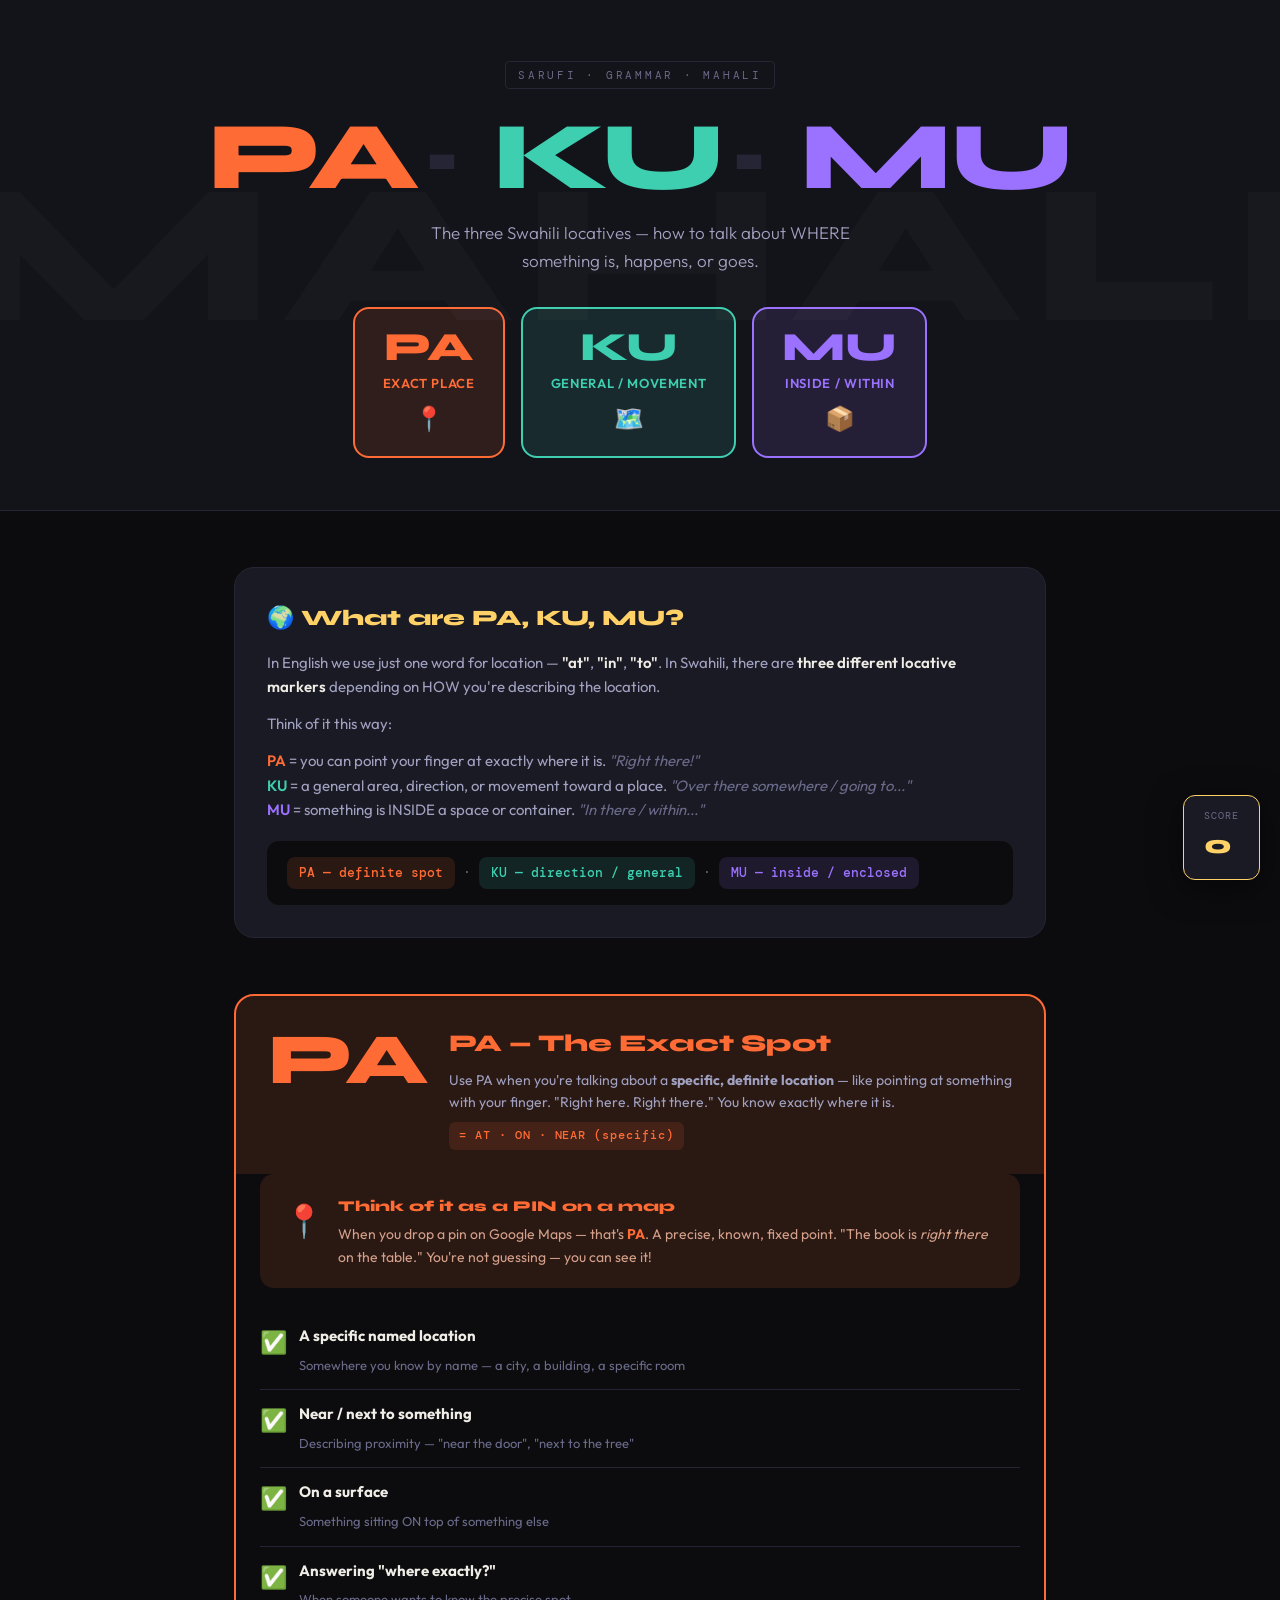
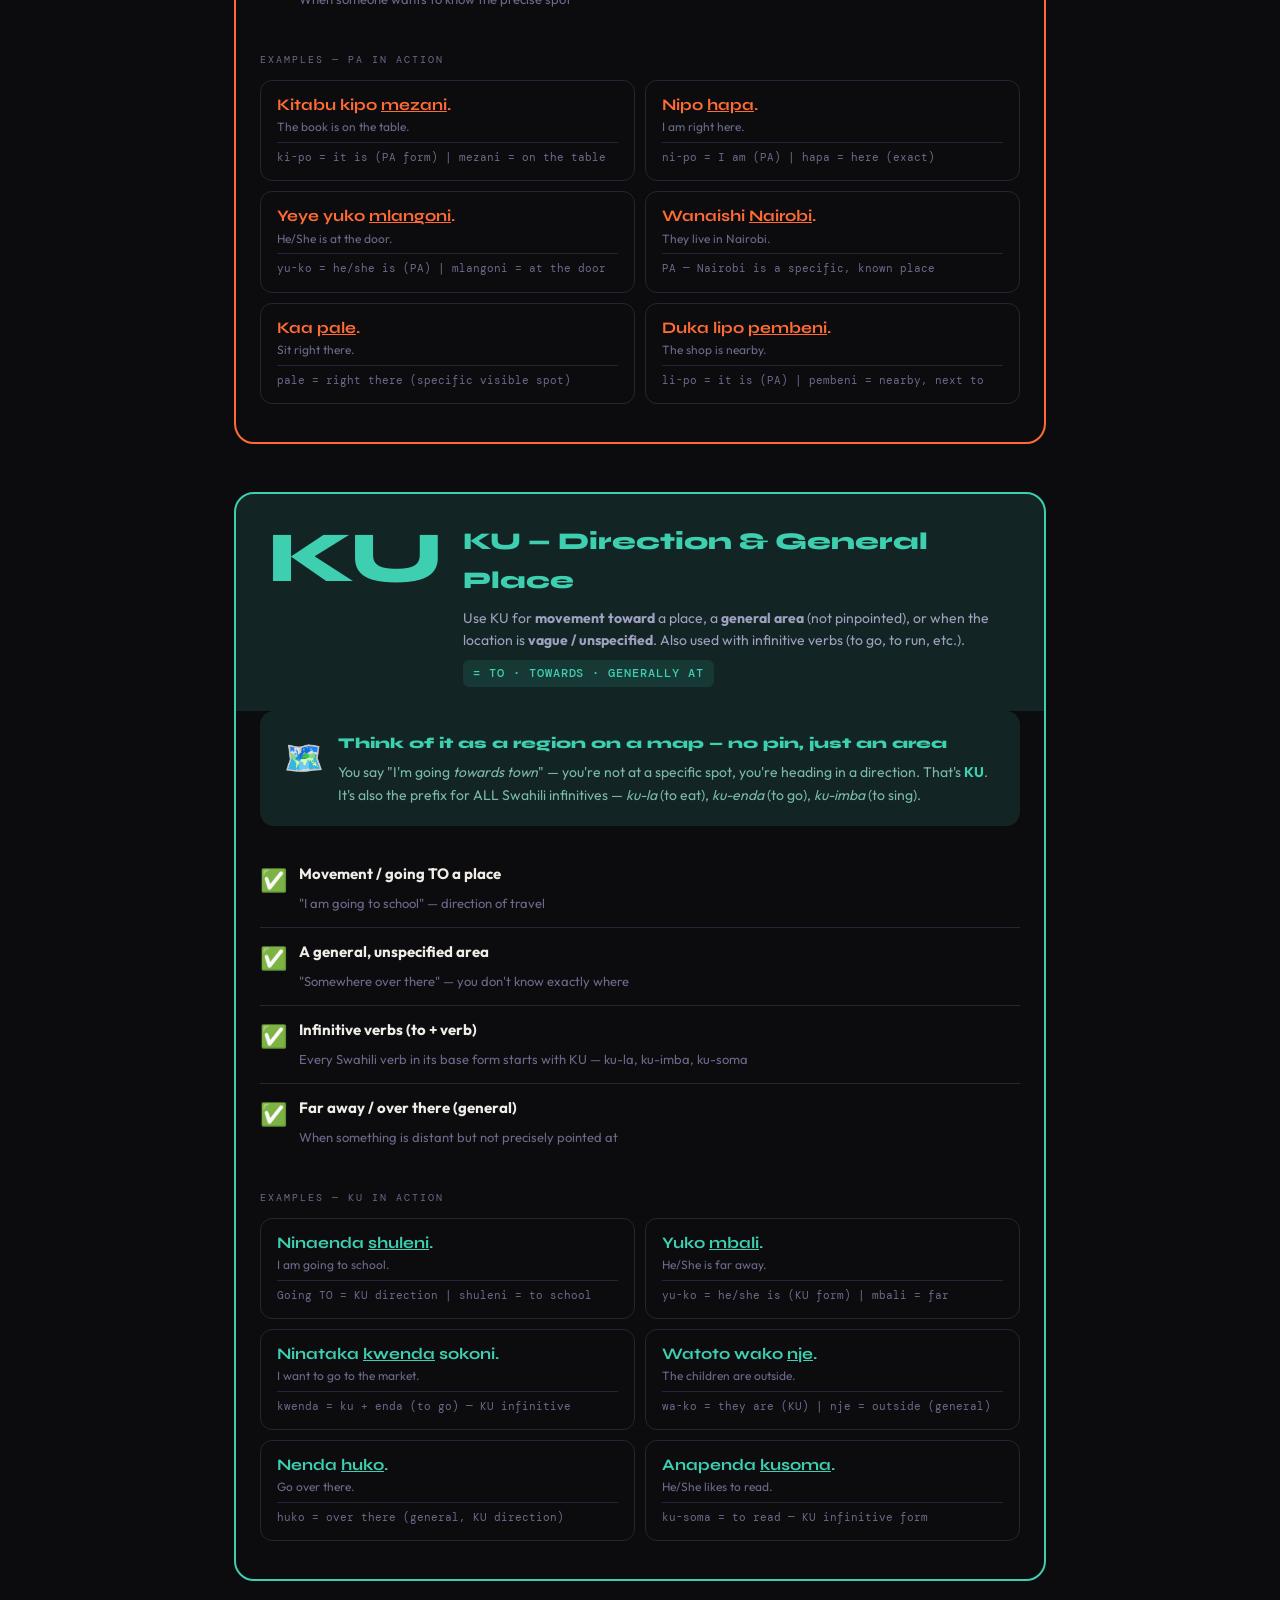
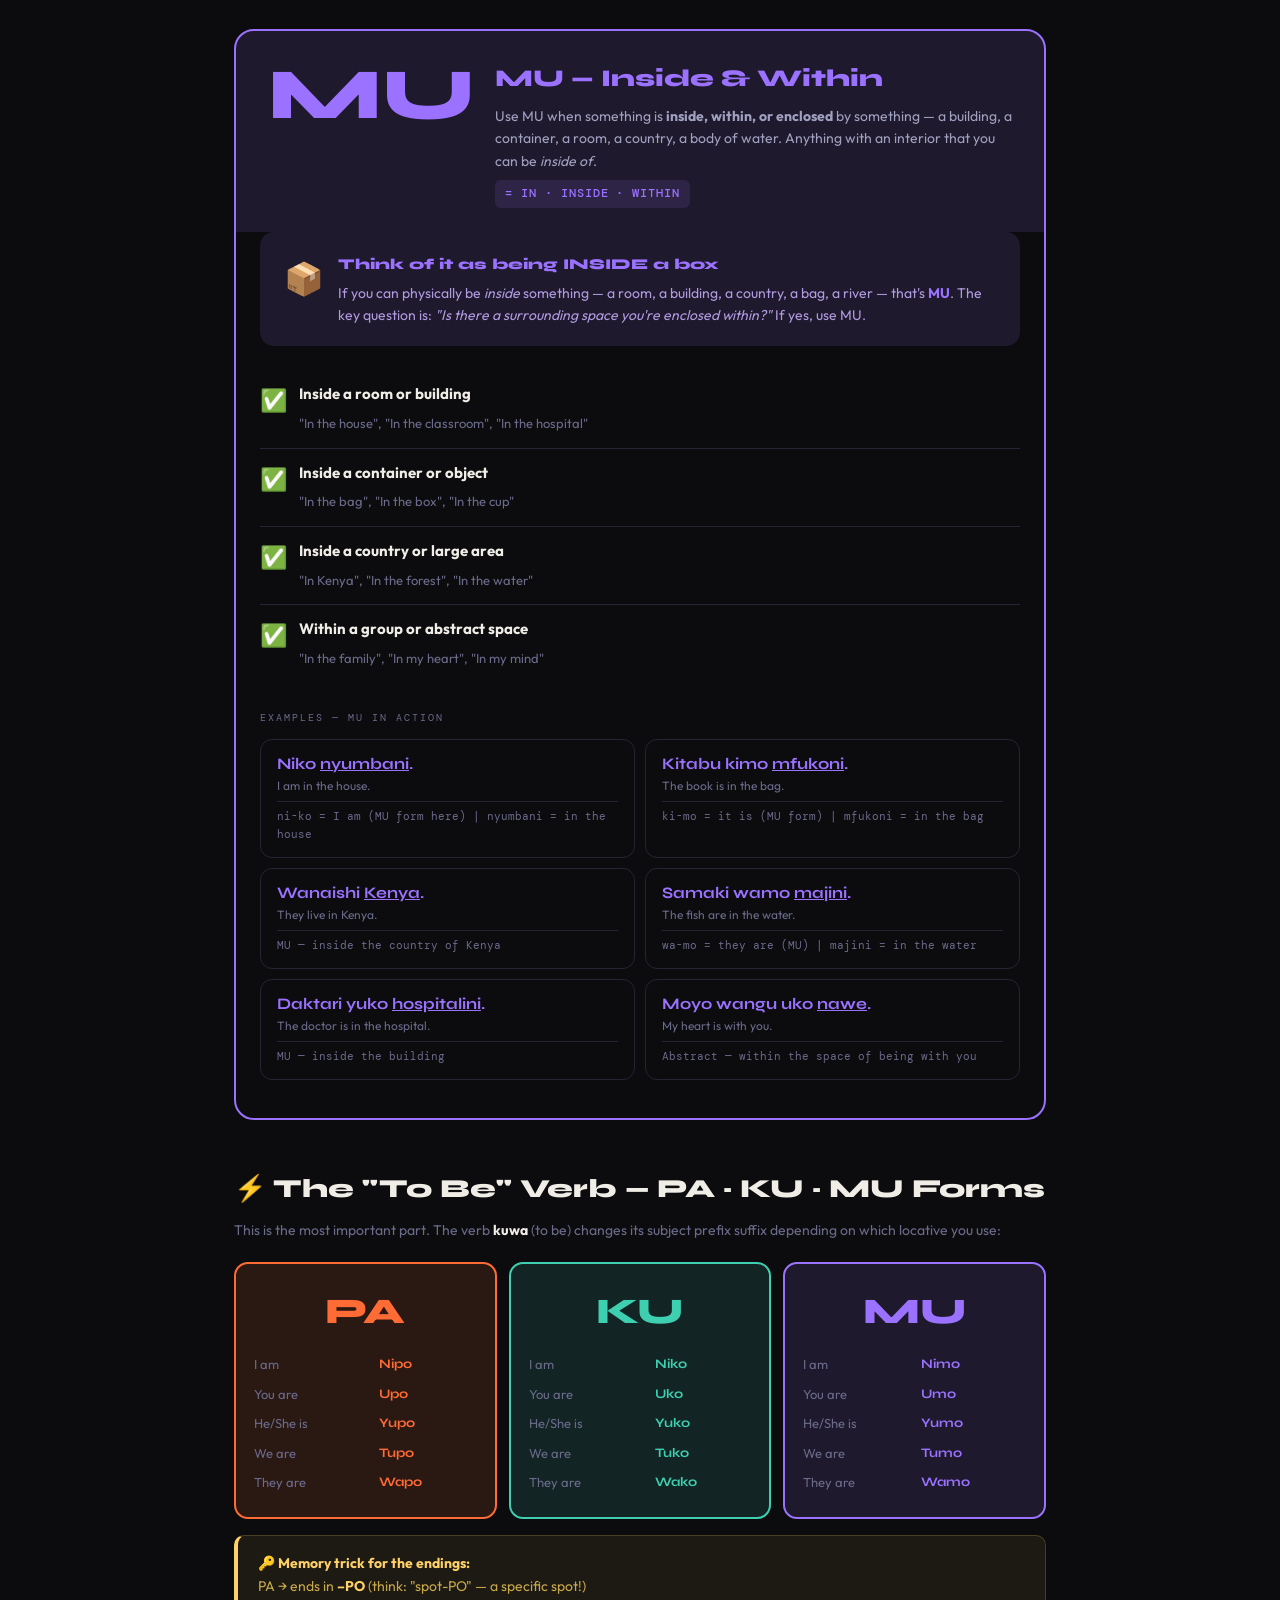
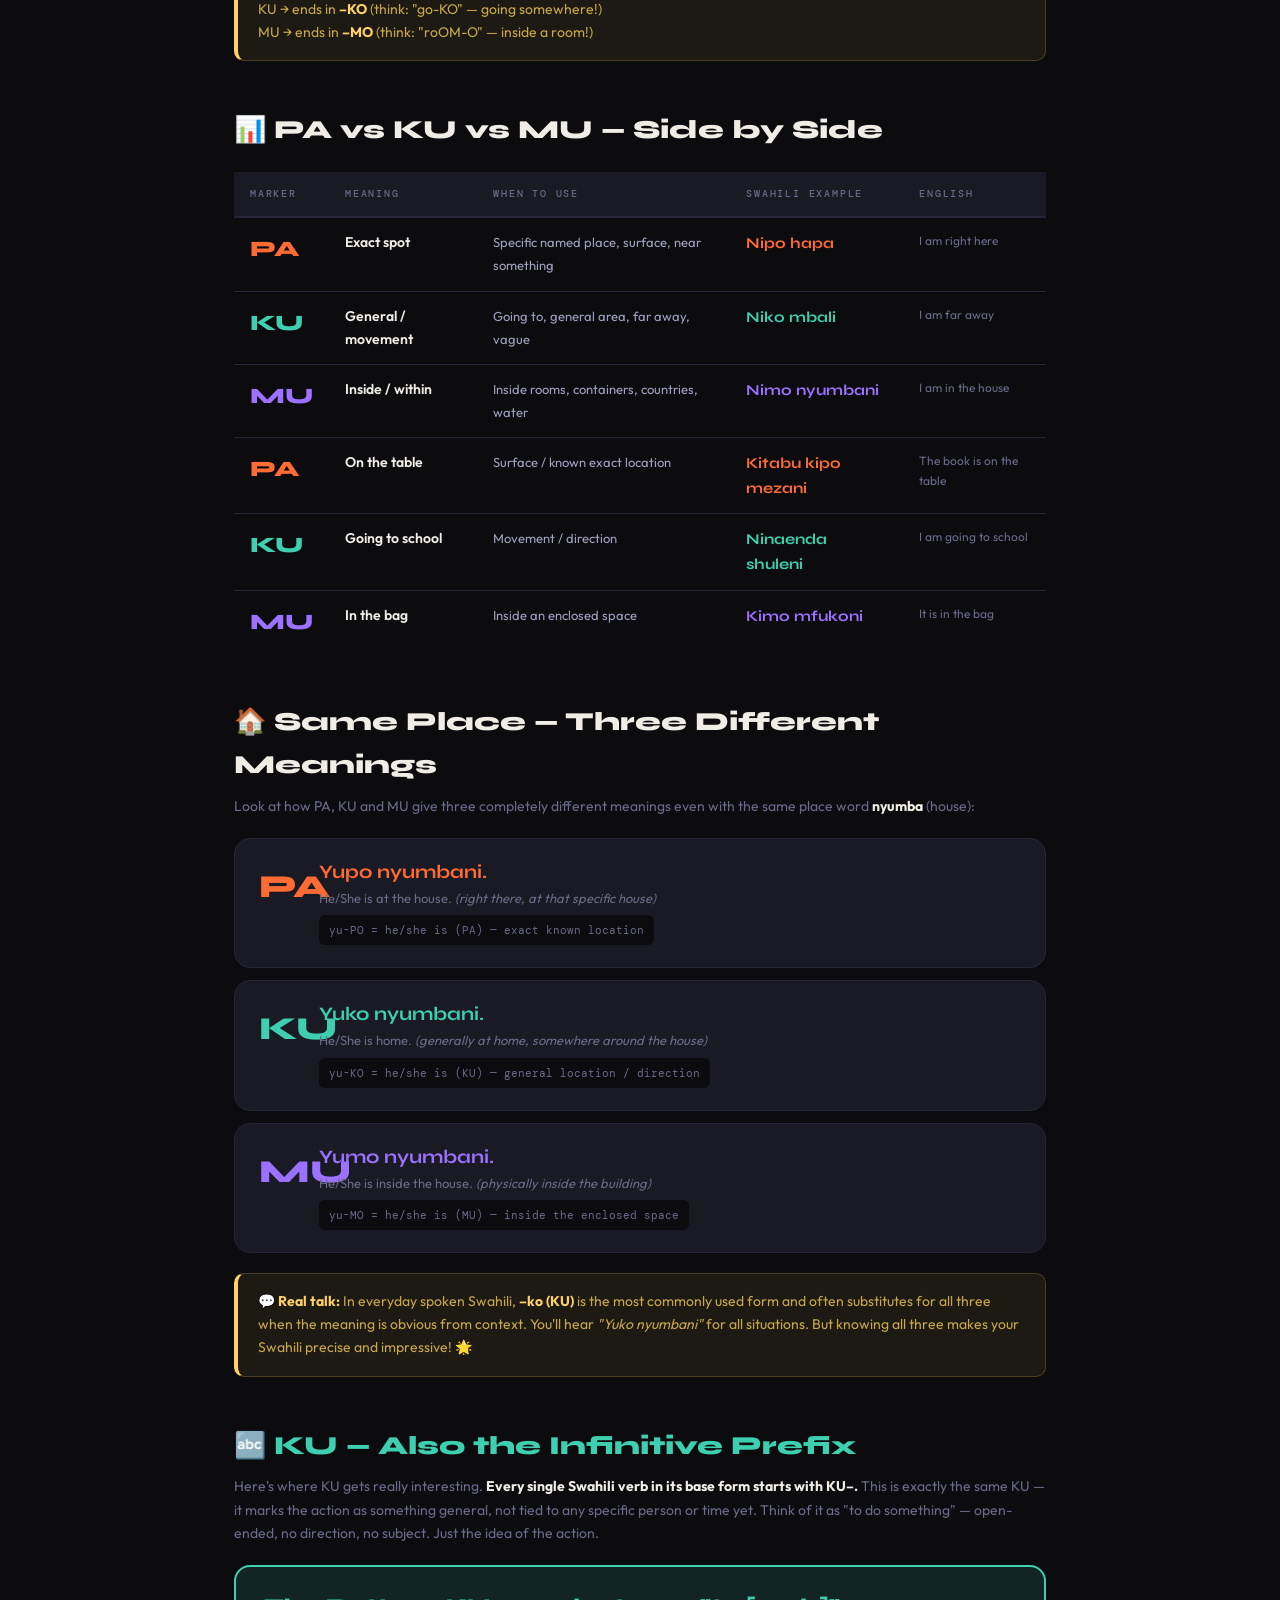
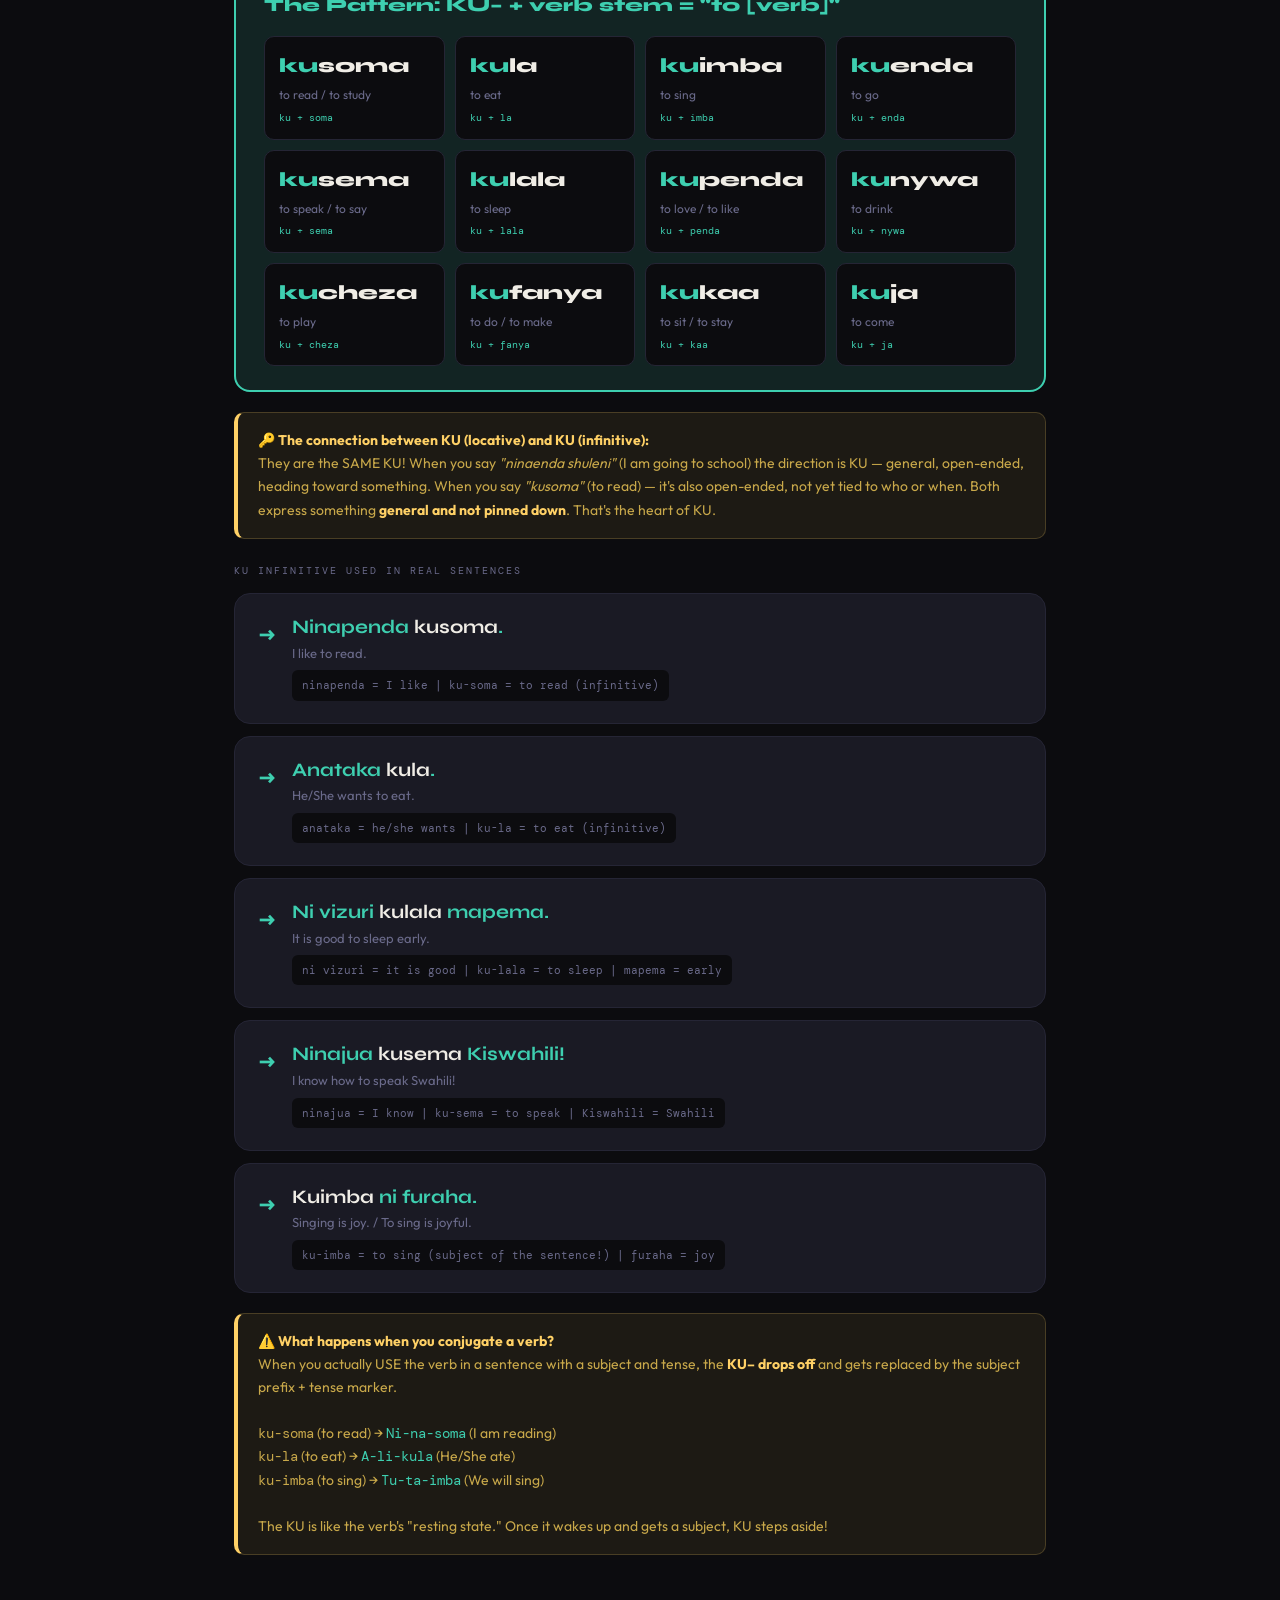
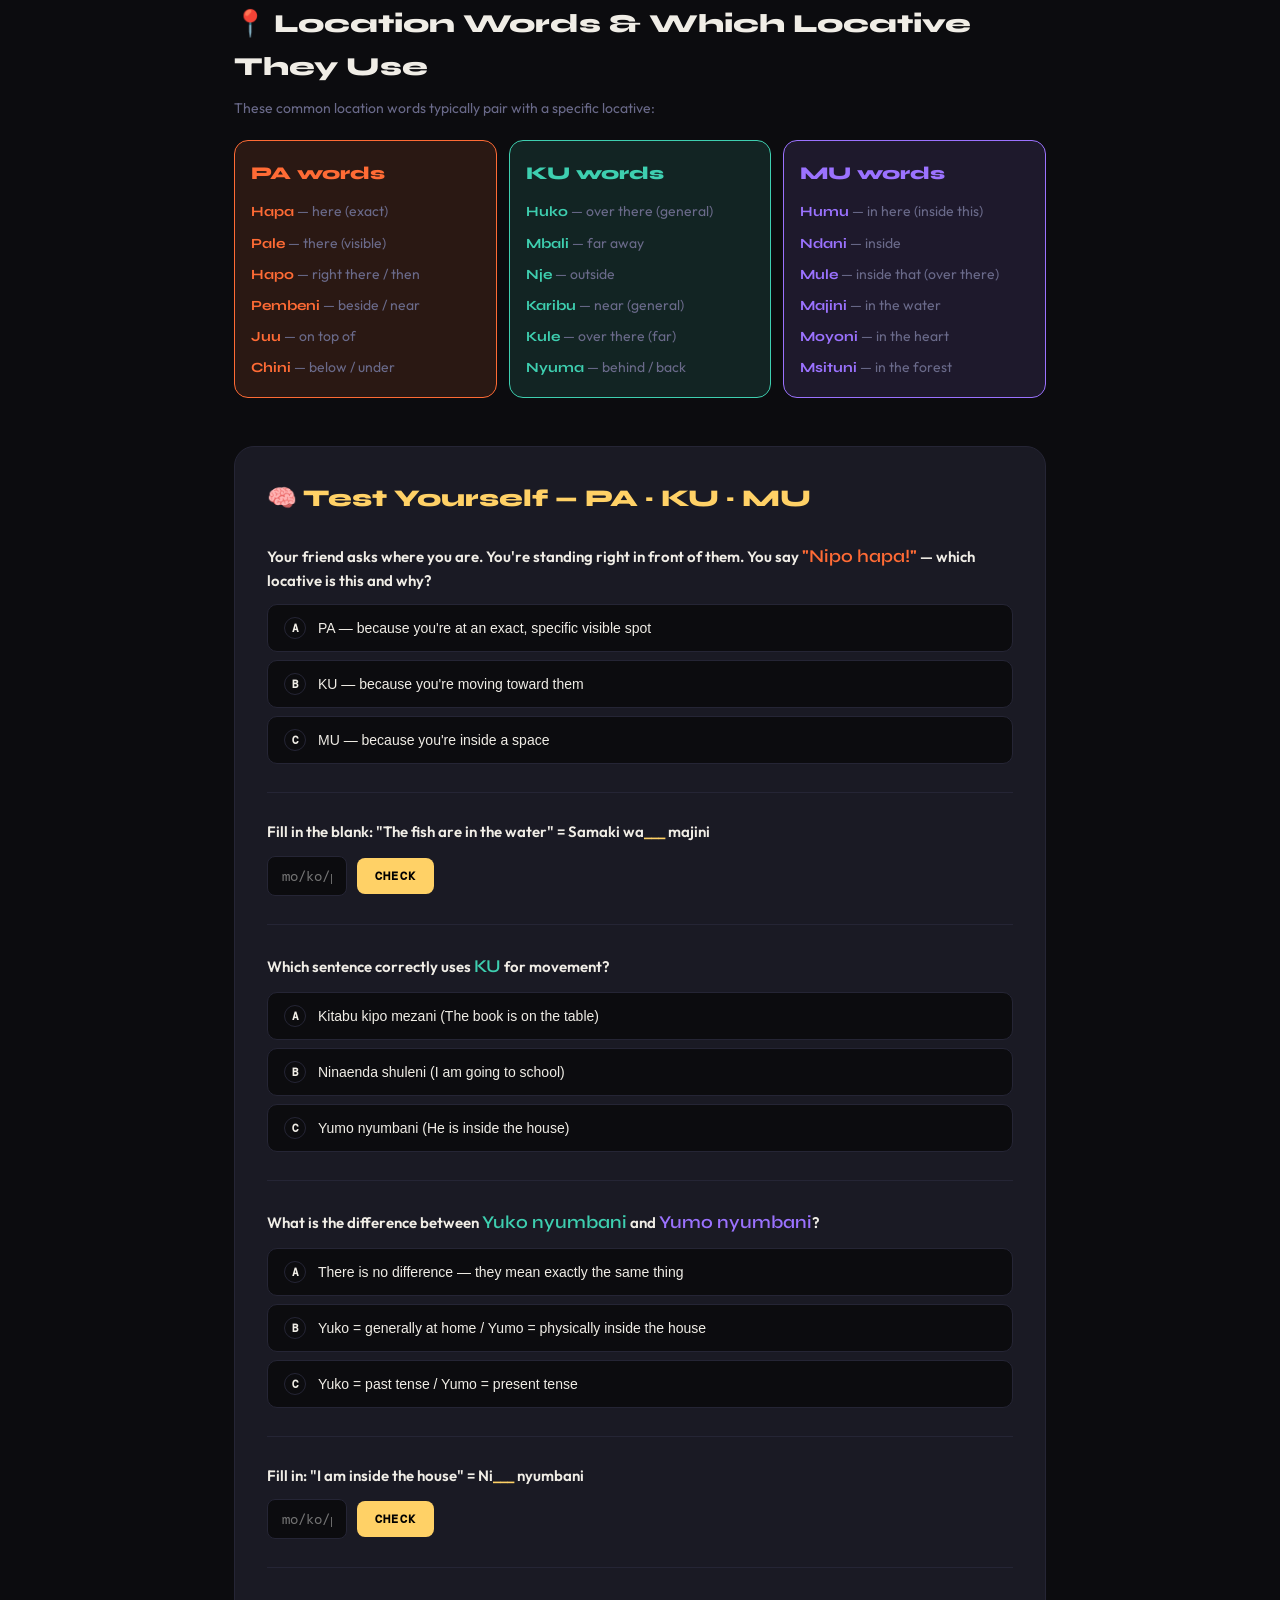
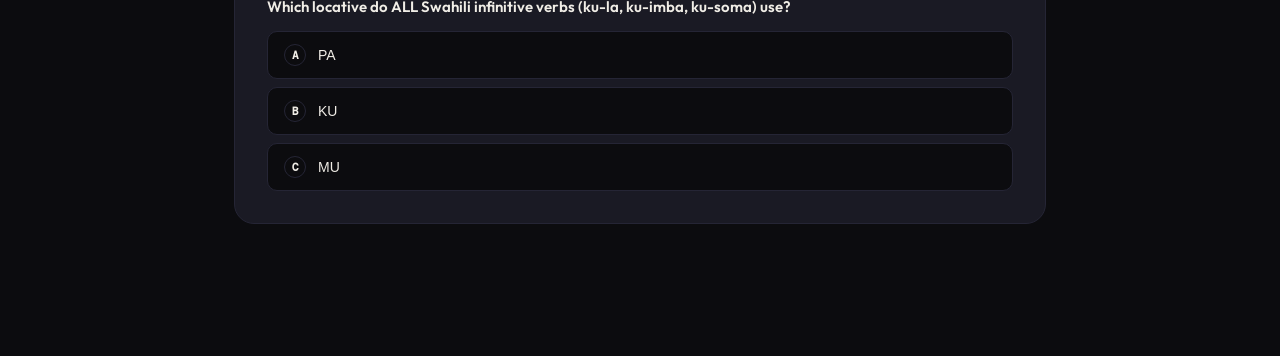
<file: lessons/swahili_pa_ku_mu.html>
<!DOCTYPE html>
<html lang="en">
<head>
<meta charset="UTF-8">
<meta name="viewport" content="width=device-width, initial-scale=1.0">
<title>PA · KU · MU — Swahili Locatives</title>
<link href="https://fonts.googleapis.com/css2?family=Syne:wght@700;800;900&family=Outfit:wght@300;400;500;600;700&family=DM+Mono:wght@400;500&display=swap" rel="stylesheet">
<style>
  :root {
    --bg:      #0c0c0f;
    --surface: #13131a;
    --card:    #1a1a24;
    --border:  #252535;

    --pa:      #ff6b35;
    --pa-dim:  rgba(255,107,53,0.12);
    --pa-mid:  rgba(255,107,53,0.25);

    --ku:      #3ecfb0;
    --ku-dim:  rgba(62,207,176,0.12);
    --ku-mid:  rgba(62,207,176,0.25);

    --mu:      #9b72ff;
    --mu-dim:  rgba(155,114,255,0.12);
    --mu-mid:  rgba(155,114,255,0.25);

    --gold:    #ffd166;
    --text:    #f0ede6;
    --muted:   #6a6a8a;
    --soft:    #a0a0c0;
  }

  *, *::before, *::after { box-sizing: border-box; margin: 0; padding: 0; }
  body {
    background: var(--bg);
    color: var(--text);
    font-family: 'Outfit', sans-serif;
    font-weight: 400;
    line-height: 1.65;
    min-height: 100vh;
  }

  /* ── HERO ── */
  .hero {
    background: var(--surface);
    border-bottom: 1px solid var(--border);
    padding: 60px 24px 52px;
    text-align: center;
    position: relative;
    overflow: hidden;
  }
  .hero::before {
    content: 'MAHALI';
    position: absolute;
    top: 50%; left: 50%;
    transform: translate(-50%,-50%);
    font-family: 'Syne', sans-serif;
    font-size: clamp(80px,18vw,200px);
    font-weight: 900;
    color: rgba(255,255,255,0.025);
    white-space: nowrap;
    pointer-events: none;
    letter-spacing: 0.05em;
  }
  .hero-tag {
    display: inline-block;
    font-family: 'DM Mono', monospace;
    font-size: 11px;
    letter-spacing: 0.25em;
    text-transform: uppercase;
    color: var(--muted);
    border: 1px solid var(--border);
    border-radius: 4px;
    padding: 4px 12px;
    margin-bottom: 20px;
  }
  .hero h1 {
    font-family: 'Syne', sans-serif;
    font-size: clamp(48px, 10vw, 96px);
    font-weight: 900;
    line-height: 1;
    letter-spacing: -0.02em;
    margin-bottom: 14px;
  }
  .hero h1 .pa { color: var(--pa); }
  .hero h1 .ku { color: var(--ku); }
  .hero h1 .mu { color: var(--mu); }
  .hero h1 .sep { color: var(--border); margin: 0 8px; }
  .hero-sub {
    font-size: 17px;
    color: var(--soft);
    font-weight: 300;
    max-width: 500px;
    margin: 0 auto 32px;
  }

  /* big 3 intro pills */
  .three-pills {
    display: flex;
    justify-content: center;
    gap: 16px;
    flex-wrap: wrap;
  }
  .big-pill {
    border-radius: 16px;
    padding: 18px 28px;
    text-align: center;
    min-width: 140px;
    border: 2px solid;
  }
  .big-pill .bp-marker {
    font-family: 'Syne', sans-serif;
    font-size: 40px;
    font-weight: 900;
    line-height: 1;
    display: block;
    margin-bottom: 6px;
  }
  .big-pill .bp-meaning {
    font-size: 13px;
    font-weight: 600;
    letter-spacing: 0.05em;
    text-transform: uppercase;
    display: block;
    margin-bottom: 4px;
  }
  .big-pill .bp-emoji { font-size: 24px; display: block; }

  /* ── MAIN ── */
  main { max-width: 860px; margin: 0 auto; padding: 56px 24px 100px; }

  /* ── INTRO BOX ── */
  .intro-box {
    background: var(--card);
    border: 1px solid var(--border);
    border-radius: 20px;
    padding: 32px;
    margin-bottom: 56px;
  }
  .intro-box h2 {
    font-family: 'Syne', sans-serif;
    font-size: 22px;
    font-weight: 800;
    margin-bottom: 14px;
    color: var(--gold);
  }
  .intro-box p { font-size: 15px; color: var(--soft); margin-bottom: 12px; }
  .intro-box p:last-child { margin-bottom: 0; }
  .intro-box strong { color: var(--text); font-weight: 600; }

  .formula-strip {
    background: var(--bg);
    border-radius: 12px;
    padding: 16px 20px;
    margin-top: 18px;
    font-family: 'DM Mono', monospace;
    font-size: 13px;
    display: flex;
    flex-wrap: wrap;
    gap: 8px;
    align-items: center;
  }
  .fs-part {
    padding: 5px 12px;
    border-radius: 8px;
    font-weight: 500;
  }

  /* ── SECTION HEADING ── */
  .sec-head {
    display: flex;
    align-items: center;
    gap: 16px;
    margin-bottom: 28px;
  }
  .sec-badge {
    font-family: 'Syne', sans-serif;
    font-size: 48px;
    font-weight: 900;
    line-height: 1;
    flex-shrink: 0;
  }
  .sec-head-text h2 {
    font-family: 'Syne', sans-serif;
    font-size: clamp(22px, 4vw, 32px);
    font-weight: 800;
    line-height: 1.1;
  }
  .sec-head-text p { font-size: 14px; color: var(--muted); margin-top: 4px; }
  .sec-divider { flex: 1; height: 1px; background: var(--border); }

  /* ── MAIN SECTION CARD ── */
  .loc-section {
    border-radius: 20px;
    border: 2px solid;
    overflow: hidden;
    margin-bottom: 48px;
  }

  .loc-header {
    padding: 28px 32px 24px;
    display: flex;
    align-items: flex-start;
    gap: 20px;
    flex-wrap: wrap;
  }
  .loc-marker-big {
    font-family: 'Syne', sans-serif;
    font-size: 72px;
    font-weight: 900;
    line-height: 1;
    flex-shrink: 0;
  }
  .loc-header-text { flex: 1; min-width: 200px; }
  .loc-title {
    font-family: 'Syne', sans-serif;
    font-size: 24px;
    font-weight: 800;
    margin-bottom: 6px;
  }
  .loc-subtitle { font-size: 14px; color: var(--soft); line-height: 1.6; }
  .loc-keyword {
    display: inline-block;
    font-family: 'DM Mono', monospace;
    font-size: 12px;
    padding: 4px 10px;
    border-radius: 6px;
    font-weight: 500;
    margin-top: 8px;
    letter-spacing: 0.08em;
  }

  /* analogy box */
  .analogy-box {
    margin: 0 24px 24px;
    border-radius: 14px;
    padding: 20px 24px;
    display: flex;
    gap: 14px;
    align-items: flex-start;
  }
  .analogy-icon { font-size: 32px; flex-shrink: 0; }
  .analogy-box h3 {
    font-family: 'Syne', sans-serif;
    font-size: 15px;
    font-weight: 800;
    margin-bottom: 5px;
  }
  .analogy-box p { font-size: 14px; line-height: 1.6; }

  /* example rows */
  .examples-wrap { padding: 0 24px 28px; }
  .examples-title {
    font-family: 'DM Mono', monospace;
    font-size: 10px;
    letter-spacing: 0.2em;
    text-transform: uppercase;
    color: var(--muted);
    margin-bottom: 12px;
  }
  .example-row {
    display: grid;
    grid-template-columns: 1fr 1fr;
    gap: 10px;
    margin-bottom: 10px;
  }
  .ex-card {
    background: var(--bg);
    border: 1px solid var(--border);
    border-radius: 12px;
    padding: 14px 16px;
  }
  .ex-sw {
    font-family: 'Syne', sans-serif;
    font-size: 16px;
    font-weight: 700;
    margin-bottom: 3px;
    line-height: 1.2;
  }
  .ex-en { font-size: 12px; color: var(--muted); margin-bottom: 5px; }
  .ex-note {
    font-size: 11px;
    font-family: 'DM Mono', monospace;
    color: var(--muted);
    border-top: 1px solid var(--border);
    padding-top: 5px;
    margin-top: 5px;
  }

  /* when to use list */
  .when-list { padding: 0 24px 28px; }
  .when-item {
    display: flex;
    gap: 12px;
    align-items: flex-start;
    padding: 12px 0;
    border-bottom: 1px solid var(--border);
  }
  .when-item:last-child { border-bottom: none; }
  .when-icon { font-size: 22px; flex-shrink: 0; }
  .when-text strong { font-weight: 700; font-size: 15px; display: block; margin-bottom: 2px; }
  .when-text span { font-size: 13px; color: var(--muted); }

  /* ── COMPARISON TABLE ── */
  .compare-section { margin-bottom: 48px; }
  .compare-section h2 {
    font-family: 'Syne', sans-serif;
    font-size: 26px;
    font-weight: 800;
    margin-bottom: 20px;
    display: flex;
    align-items: center;
    gap: 12px;
  }
  .compare-table { width: 100%; border-collapse: collapse; font-size: 14px; }
  .compare-table thead tr { background: var(--card); }
  .compare-table th {
    padding: 14px 16px;
    text-align: left;
    font-family: 'DM Mono', monospace;
    font-size: 10px;
    letter-spacing: 0.18em;
    text-transform: uppercase;
    color: var(--muted);
    font-weight: 500;
    border-bottom: 2px solid var(--border);
  }
  .compare-table td {
    padding: 13px 16px;
    border-bottom: 1px solid var(--border);
    vertical-align: top;
  }
  .compare-table tr:last-child td { border-bottom: none; }
  .compare-table tr:hover td { background: rgba(255,255,255,0.015); }
  .ct-marker {
    font-family: 'Syne', sans-serif;
    font-size: 22px;
    font-weight: 900;
  }
  .ct-meaning { font-weight: 600; font-size: 14px; }
  .ct-when { font-size: 13px; color: var(--soft); }
  .ct-sw { font-family: 'Syne', sans-serif; font-size: 15px; font-weight: 700; }
  .ct-en { font-size: 12px; color: var(--muted); }

  /* ── SIDE BY SIDE ── */
  .side-section { margin-bottom: 48px; }
  .side-section h2 {
    font-family: 'Syne', sans-serif;
    font-size: 26px;
    font-weight: 800;
    margin-bottom: 8px;
  }
  .side-section .desc { font-size: 14px; color: var(--muted); margin-bottom: 20px; }

  .trio-grid {
    display: grid;
    grid-template-columns: 1fr 1fr 1fr;
    gap: 12px;
    margin-bottom: 16px;
  }
  .trio-card {
    border-radius: 14px;
    border: 2px solid;
    padding: 18px 16px;
    text-align: center;
  }
  .trio-marker {
    font-family: 'Syne', sans-serif;
    font-size: 36px;
    font-weight: 900;
    display: block;
    margin-bottom: 8px;
  }
  .trio-sw {
    font-family: 'Syne', sans-serif;
    font-size: 15px;
    font-weight: 700;
    margin-bottom: 4px;
  }
  .trio-en { font-size: 12px; color: var(--muted); }

  /* ── SENTENCE BUILD ── */
  .build-section { margin-bottom: 48px; }
  .build-section h2 {
    font-family: 'Syne', sans-serif;
    font-size: 26px;
    font-weight: 800;
    margin-bottom: 8px;
  }
  .build-section .desc { font-size: 14px; color: var(--muted); margin-bottom: 20px; }

  .build-card {
    background: var(--card);
    border: 1px solid var(--border);
    border-radius: 16px;
    padding: 22px 24px;
    margin-bottom: 12px;
    display: flex;
    align-items: flex-start;
    gap: 16px;
    flex-wrap: wrap;
  }
  .build-loc {
    font-family: 'Syne', sans-serif;
    font-size: 32px;
    font-weight: 900;
    flex-shrink: 0;
    width: 44px;
    text-align: center;
  }
  .build-content { flex: 1; min-width: 200px; }
  .build-sw {
    font-family: 'Syne', sans-serif;
    font-size: 19px;
    font-weight: 700;
    margin-bottom: 4px;
    line-height: 1.2;
  }
  .build-en { font-size: 13px; color: var(--muted); margin-bottom: 6px; }
  .build-breakdown {
    font-family: 'DM Mono', monospace;
    font-size: 11px;
    color: var(--muted);
    background: var(--bg);
    padding: 6px 10px;
    border-radius: 6px;
    display: inline-block;
  }

  /* ── TIPS ── */
  .tip-box {
    background: rgba(255,209,102,0.07);
    border: 1px solid rgba(255,209,102,0.2);
    border-left: 4px solid var(--gold);
    border-radius: 10px;
    padding: 16px 20px;
    margin-bottom: 16px;
    font-size: 14px;
    color: #c8a84a;
    line-height: 1.65;
  }
  .tip-box strong { color: var(--gold); }

  /* ── QUIZ ── */
  .quiz-section {
    background: var(--card);
    border: 1px solid var(--border);
    border-radius: 20px;
    padding: 32px;
    margin-bottom: 32px;
  }
  .quiz-section h2 {
    font-family: 'Syne', sans-serif;
    font-size: 24px;
    font-weight: 800;
    color: var(--gold);
    margin-bottom: 24px;
    display: flex;
    align-items: center;
    gap: 10px;
  }
  .quiz-q { margin-bottom: 28px; padding-bottom: 28px; border-bottom: 1px solid var(--border); }
  .quiz-q:last-child { margin-bottom: 0; padding-bottom: 0; border-bottom: none; }
  .q-text { font-size: 15px; font-weight: 600; color: var(--text); margin-bottom: 12px; line-height: 1.5; }
  .q-text .hi-pa { color: var(--pa); font-family: 'Syne', sans-serif; font-size: 18px; }
  .q-text .hi-ku { color: var(--ku); font-family: 'Syne', sans-serif; font-size: 18px; }
  .q-text .hi-mu { color: var(--mu); font-family: 'Syne', sans-serif; font-size: 18px; }
  .q-opts { display: flex; flex-direction: column; gap: 8px; }
  .q-opt {
    background: var(--bg);
    border: 1px solid var(--border);
    border-radius: 10px;
    padding: 12px 16px;
    cursor: pointer;
    font-size: 14px;
    color: var(--text);
    transition: all 0.18s;
    text-align: left;
    display: flex;
    align-items: center;
    gap: 12px;
  }
  .q-opt:hover { border-color: var(--gold); background: rgba(255,209,102,0.05); }
  .q-opt.correct { border-color: var(--ku); background: var(--ku-dim); color: var(--ku); }
  .q-opt.wrong { border-color: var(--pa); background: var(--pa-dim); color: var(--pa); }
  .q-opt.disabled { cursor: default; pointer-events: none; opacity: 0.6; }
  .q-opt.correct.disabled { opacity: 1; }
  .opt-letter {
    font-family: 'DM Mono', monospace;
    font-size: 11px;
    width: 22px; height: 22px;
    border-radius: 50%;
    border: 1px solid var(--border);
    display: flex; align-items: center; justify-content: center;
    flex-shrink: 0; font-weight: 600;
  }
  .q-fb { margin-top: 10px; font-size: 13px; padding: 10px 14px; border-radius: 8px; display: none; line-height: 1.5; }
  .q-fb.show { display: block; }
  .q-fb.ok { background: var(--ku-dim); color: var(--ku); border: 1px solid rgba(62,207,176,0.3); }
  .q-fb.no { background: var(--pa-dim); color: var(--pa); border: 1px solid rgba(255,107,53,0.3); }

  .fill-row { display: flex; gap: 10px; flex-wrap: wrap; margin-top: 10px; align-items: center; }
  .fill-in {
    background: var(--bg);
    border: 1px solid var(--border);
    border-radius: 8px;
    padding: 10px 14px;
    font-family: 'DM Mono', monospace;
    font-size: 14px;
    color: var(--text);
    outline: none;
    transition: border-color 0.2s;
    width: 80px;
  }
  .fill-in:focus { border-color: var(--gold); }
  .fill-in.ok { border-color: var(--ku); color: var(--ku); }
  .fill-in.no { border-color: var(--pa); color: var(--pa); }
  .chk-btn {
    background: var(--gold);
    color: #000;
    border: none;
    border-radius: 8px;
    padding: 10px 18px;
    font-family: 'DM Mono', monospace;
    font-size: 12px;
    font-weight: 600;
    letter-spacing: 0.1em;
    cursor: pointer;
    transition: opacity 0.2s;
    text-transform: uppercase;
  }
  .chk-btn:hover { opacity: 0.85; }

  /* score */
  .score-fixed {
    position: fixed;
    bottom: 20px; right: 20px;
    background: var(--card);
    border: 1px solid var(--gold);
    border-radius: 12px;
    padding: 12px 20px;
    font-family: 'DM Mono', monospace;
    font-size: 12px;
    z-index: 100;
    box-shadow: 0 8px 32px rgba(0,0,0,0.5);
  }
  .score-label { color: var(--muted); letter-spacing: 0.1em; font-size: 10px; }
  .score-val { color: var(--gold); font-family: 'Syne', sans-serif; font-size: 26px; font-weight: 900; }

  @media(max-width:600px){
    .trio-grid { grid-template-columns: 1fr; }
    .example-row { grid-template-columns: 1fr; }
    .loc-header { flex-direction: column; gap: 10px; }
    main { padding: 36px 16px 80px; }
    .quiz-section, .loc-section { padding: 20px; border-radius: 16px; }
    .analogy-box, .examples-wrap, .when-list { padding: 0 16px 20px; }
  }
</style>
</head>
<body>

<!-- HERO -->
<header class="hero">
  <div class="hero-tag">Sarufi · Grammar · Mahali</div>
  <h1>
    <span class="pa">PA</span><span class="sep">·</span>
    <span class="ku">KU</span><span class="sep">·</span>
    <span class="mu">MU</span>
  </h1>
  <p class="hero-sub">The three Swahili locatives — how to talk about WHERE something is, happens, or goes.</p>
  <div class="three-pills">
    <div class="big-pill" style="background:var(--pa-dim);border-color:var(--pa)">
      <span class="bp-marker" style="color:var(--pa)">PA</span>
      <span class="bp-meaning" style="color:var(--pa)">Exact place</span>
      <span class="bp-emoji">📍</span>
    </div>
    <div class="big-pill" style="background:var(--ku-dim);border-color:var(--ku)">
      <span class="bp-marker" style="color:var(--ku)">KU</span>
      <span class="bp-meaning" style="color:var(--ku)">General / movement</span>
      <span class="bp-emoji">🗺️</span>
    </div>
    <div class="big-pill" style="background:var(--mu-dim);border-color:var(--mu)">
      <span class="bp-marker" style="color:var(--mu)">MU</span>
      <span class="bp-meaning" style="color:var(--mu)">Inside / within</span>
      <span class="bp-emoji">📦</span>
    </div>
  </div>
</header>

<main>

  <!-- INTRO -->
  <div class="intro-box">
    <h2>🌍 What are PA, KU, MU?</h2>
    <p>In English we use just one word for location — <strong>"at"</strong>, <strong>"in"</strong>, <strong>"to"</strong>. In Swahili, there are <strong>three different locative markers</strong> depending on HOW you're describing the location.</p>
    <p>Think of it this way:</p>
    <p>
      <strong style="color:var(--pa)">PA</strong> = you can point your finger at exactly where it is. <em style="color:var(--muted)">"Right there!"</em><br>
      <strong style="color:var(--ku)">KU</strong> = a general area, direction, or movement toward a place. <em style="color:var(--muted)">"Over there somewhere / going to..."</em><br>
      <strong style="color:var(--mu)">MU</strong> = something is INSIDE a space or container. <em style="color:var(--muted)">"In there / within..."</em>
    </p>
    <div class="formula-strip">
      <span class="fs-part" style="background:var(--pa-dim);color:var(--pa)">PA — definite spot</span>
      <span style="color:var(--muted)">·</span>
      <span class="fs-part" style="background:var(--ku-dim);color:var(--ku)">KU — direction / general</span>
      <span style="color:var(--muted)">·</span>
      <span class="fs-part" style="background:var(--mu-dim);color:var(--mu)">MU — inside / enclosed</span>
    </div>
  </div>

  <!-- ════════════════ PA ════════════════ -->
  <div class="loc-section" style="border-color:var(--pa)">
    <div class="loc-header" style="background:var(--pa-dim)">
      <div class="loc-marker-big" style="color:var(--pa)">PA</div>
      <div class="loc-header-text">
        <div class="loc-title" style="color:var(--pa)">PA — The Exact Spot</div>
        <div class="loc-subtitle">Use PA when you're talking about a <strong>specific, definite location</strong> — like pointing at something with your finger. "Right here. Right there." You know exactly where it is.</div>
        <span class="loc-keyword" style="background:var(--pa-dim);color:var(--pa)">= AT · ON · NEAR (specific)</span>
      </div>
    </div>

    <div class="analogy-box" style="background:var(--pa-dim)">
      <span class="analogy-icon">📍</span>
      <div>
        <h3 style="color:var(--pa)">Think of it as a PIN on a map</h3>
        <p style="color:#d4a08a">When you drop a pin on Google Maps — that's <strong style="color:var(--pa)">PA</strong>. A precise, known, fixed point. "The book is <em>right there</em> on the table." You're not guessing — you can see it!</p>
      </div>
    </div>

    <div class="when-list">
      <div class="when-item">
        <span class="when-icon">✅</span>
        <div class="when-text">
          <strong style="color:var(--text)">A specific named location</strong>
          <span>Somewhere you know by name — a city, a building, a specific room</span>
        </div>
      </div>
      <div class="when-item">
        <span class="when-icon">✅</span>
        <div class="when-text">
          <strong style="color:var(--text)">Near / next to something</strong>
          <span>Describing proximity — "near the door", "next to the tree"</span>
        </div>
      </div>
      <div class="when-item">
        <span class="when-icon">✅</span>
        <div class="when-text">
          <strong style="color:var(--text)">On a surface</strong>
          <span>Something sitting ON top of something else</span>
        </div>
      </div>
      <div class="when-item">
        <span class="when-icon">✅</span>
        <div class="when-text">
          <strong style="color:var(--text)">Answering "where exactly?"</strong>
          <span>When someone wants to know the precise spot</span>
        </div>
      </div>
    </div>

    <div class="examples-wrap">
      <div class="examples-title">Examples — PA in action</div>
      <div class="example-row">
        <div class="ex-card">
          <div class="ex-sw" style="color:var(--pa)">Kitabu kipo <span style="text-decoration:underline">mezani</span>.</div>
          <div class="ex-en">The book is on the table.</div>
          <div class="ex-note">ki-po = it is (PA form) | mezani = on the table</div>
        </div>
        <div class="ex-card">
          <div class="ex-sw" style="color:var(--pa)">Nipo <span style="text-decoration:underline">hapa</span>.</div>
          <div class="ex-en">I am right here.</div>
          <div class="ex-note">ni-po = I am (PA) | hapa = here (exact)</div>
        </div>
      </div>
      <div class="example-row">
        <div class="ex-card">
          <div class="ex-sw" style="color:var(--pa)">Yeye yuko <span style="text-decoration:underline">mlangoni</span>.</div>
          <div class="ex-en">He/She is at the door.</div>
          <div class="ex-note">yu-ko = he/she is (PA) | mlangoni = at the door</div>
        </div>
        <div class="ex-card">
          <div class="ex-sw" style="color:var(--pa)">Wanaishi <span style="text-decoration:underline">Nairobi</span>.</div>
          <div class="ex-en">They live in Nairobi.</div>
          <div class="ex-note">PA — Nairobi is a specific, known place</div>
        </div>
      </div>
      <div class="example-row">
        <div class="ex-card">
          <div class="ex-sw" style="color:var(--pa)">Kaa <span style="text-decoration:underline">pale</span>.</div>
          <div class="ex-en">Sit right there.</div>
          <div class="ex-note">pale = right there (specific visible spot)</div>
        </div>
        <div class="ex-card">
          <div class="ex-sw" style="color:var(--pa)">Duka lipo <span style="text-decoration:underline">pembeni</span>.</div>
          <div class="ex-en">The shop is nearby.</div>
          <div class="ex-note">li-po = it is (PA) | pembeni = nearby, next to</div>
        </div>
      </div>
    </div>
  </div>

  <!-- ════════════════ KU ════════════════ -->
  <div class="loc-section" style="border-color:var(--ku)">
    <div class="loc-header" style="background:var(--ku-dim)">
      <div class="loc-marker-big" style="color:var(--ku)">KU</div>
      <div class="loc-header-text">
        <div class="loc-title" style="color:var(--ku)">KU — Direction & General Place</div>
        <div class="loc-subtitle">Use KU for <strong>movement toward</strong> a place, a <strong>general area</strong> (not pinpointed), or when the location is <strong>vague / unspecified</strong>. Also used with infinitive verbs (to go, to run, etc.).</div>
        <span class="loc-keyword" style="background:var(--ku-dim);color:var(--ku)">= TO · TOWARDS · GENERALLY AT</span>
      </div>
    </div>

    <div class="analogy-box" style="background:var(--ku-dim)">
      <span class="analogy-icon">🗺️</span>
      <div>
        <h3 style="color:var(--ku)">Think of it as a region on a map — no pin, just an area</h3>
        <p style="color:#7ab8ae">You say "I'm going <em>towards town</em>" — you're not at a specific spot, you're heading in a direction. That's <strong style="color:var(--ku)">KU</strong>. It's also the prefix for ALL Swahili infinitives — <em>ku-la</em> (to eat), <em>ku-enda</em> (to go), <em>ku-imba</em> (to sing).</p>
      </div>
    </div>

    <div class="when-list">
      <div class="when-item">
        <span class="when-icon">✅</span>
        <div class="when-text">
          <strong style="color:var(--text)">Movement / going TO a place</strong>
          <span>"I am going to school" — direction of travel</span>
        </div>
      </div>
      <div class="when-item">
        <span class="when-icon">✅</span>
        <div class="when-text">
          <strong style="color:var(--text)">A general, unspecified area</strong>
          <span>"Somewhere over there" — you don't know exactly where</span>
        </div>
      </div>
      <div class="when-item">
        <span class="when-icon">✅</span>
        <div class="when-text">
          <strong style="color:var(--text)">Infinitive verbs (to + verb)</strong>
          <span>Every Swahili verb in its base form starts with KU — ku-la, ku-imba, ku-soma</span>
        </div>
      </div>
      <div class="when-item">
        <span class="when-icon">✅</span>
        <div class="when-text">
          <strong style="color:var(--text)">Far away / over there (general)</strong>
          <span>When something is distant but not precisely pointed at</span>
        </div>
      </div>
    </div>

    <div class="examples-wrap">
      <div class="examples-title">Examples — KU in action</div>
      <div class="example-row">
        <div class="ex-card">
          <div class="ex-sw" style="color:var(--ku)">Ninaenda <span style="text-decoration:underline">shuleni</span>.</div>
          <div class="ex-en">I am going to school.</div>
          <div class="ex-note">Going TO = KU direction | shuleni = to school</div>
        </div>
        <div class="ex-card">
          <div class="ex-sw" style="color:var(--ku)">Yuko <span style="text-decoration:underline">mbali</span>.</div>
          <div class="ex-en">He/She is far away.</div>
          <div class="ex-note">yu-ko = he/she is (KU form) | mbali = far</div>
        </div>
      </div>
      <div class="example-row">
        <div class="ex-card">
          <div class="ex-sw" style="color:var(--ku)">Ninataka <span style="text-decoration:underline">kwenda</span> sokoni.</div>
          <div class="ex-en">I want to go to the market.</div>
          <div class="ex-note">kwenda = ku + enda (to go) — KU infinitive</div>
        </div>
        <div class="ex-card">
          <div class="ex-sw" style="color:var(--ku)">Watoto wako <span style="text-decoration:underline">nje</span>.</div>
          <div class="ex-en">The children are outside.</div>
          <div class="ex-note">wa-ko = they are (KU) | nje = outside (general)</div>
        </div>
      </div>
      <div class="example-row">
        <div class="ex-card">
          <div class="ex-sw" style="color:var(--ku)">Nenda <span style="text-decoration:underline">huko</span>.</div>
          <div class="ex-en">Go over there.</div>
          <div class="ex-note">huko = over there (general, KU direction)</div>
        </div>
        <div class="ex-card">
          <div class="ex-sw" style="color:var(--ku)">Anapenda <span style="text-decoration:underline">kusoma</span>.</div>
          <div class="ex-en">He/She likes to read.</div>
          <div class="ex-note">ku-soma = to read — KU infinitive form</div>
        </div>
      </div>
    </div>
  </div>

  <!-- ════════════════ MU ════════════════ -->
  <div class="loc-section" style="border-color:var(--mu)">
    <div class="loc-header" style="background:var(--mu-dim)">
      <div class="loc-marker-big" style="color:var(--mu)">MU</div>
      <div class="loc-header-text">
        <div class="loc-title" style="color:var(--mu)">MU — Inside & Within</div>
        <div class="loc-subtitle">Use MU when something is <strong>inside, within, or enclosed</strong> by something — a building, a container, a room, a country, a body of water. Anything with an interior that you can be <em>inside of</em>.</div>
        <span class="loc-keyword" style="background:var(--mu-dim);color:var(--mu)">= IN · INSIDE · WITHIN</span>
      </div>
    </div>

    <div class="analogy-box" style="background:var(--mu-dim)">
      <span class="analogy-icon">📦</span>
      <div>
        <h3 style="color:var(--mu)">Think of it as being INSIDE a box</h3>
        <p style="color:#b09ae0">If you can physically be <em>inside</em> something — a room, a building, a country, a bag, a river — that's <strong style="color:var(--mu)">MU</strong>. The key question is: <em>"Is there a surrounding space you're enclosed within?"</em> If yes, use MU.</p>
      </div>
    </div>

    <div class="when-list">
      <div class="when-item">
        <span class="when-icon">✅</span>
        <div class="when-text">
          <strong style="color:var(--text)">Inside a room or building</strong>
          <span>"In the house", "In the classroom", "In the hospital"</span>
        </div>
      </div>
      <div class="when-item">
        <span class="when-icon">✅</span>
        <div class="when-text">
          <strong style="color:var(--text)">Inside a container or object</strong>
          <span>"In the bag", "In the box", "In the cup"</span>
        </div>
      </div>
      <div class="when-item">
        <span class="when-icon">✅</span>
        <div class="when-text">
          <strong style="color:var(--text)">Inside a country or large area</strong>
          <span>"In Kenya", "In the forest", "In the water"</span>
        </div>
      </div>
      <div class="when-item">
        <span class="when-icon">✅</span>
        <div class="when-text">
          <strong style="color:var(--text)">Within a group or abstract space</strong>
          <span>"In the family", "In my heart", "In my mind"</span>
        </div>
      </div>
    </div>

    <div class="examples-wrap">
      <div class="examples-title">Examples — MU in action</div>
      <div class="example-row">
        <div class="ex-card">
          <div class="ex-sw" style="color:var(--mu)">Niko <span style="text-decoration:underline">nyumbani</span>.</div>
          <div class="ex-en">I am in the house.</div>
          <div class="ex-note">ni-ko = I am (MU form here) | nyumbani = in the house</div>
        </div>
        <div class="ex-card">
          <div class="ex-sw" style="color:var(--mu)">Kitabu kimo <span style="text-decoration:underline">mfukoni</span>.</div>
          <div class="ex-en">The book is in the bag.</div>
          <div class="ex-note">ki-mo = it is (MU form) | mfukoni = in the bag</div>
        </div>
      </div>
      <div class="example-row">
        <div class="ex-card">
          <div class="ex-sw" style="color:var(--mu)">Wanaishi <span style="text-decoration:underline">Kenya</span>.</div>
          <div class="ex-en">They live in Kenya.</div>
          <div class="ex-note">MU — inside the country of Kenya</div>
        </div>
        <div class="ex-card">
          <div class="ex-sw" style="color:var(--mu)">Samaki wamo <span style="text-decoration:underline">majini</span>.</div>
          <div class="ex-en">The fish are in the water.</div>
          <div class="ex-note">wa-mo = they are (MU) | majini = in the water</div>
        </div>
      </div>
      <div class="example-row">
        <div class="ex-card">
          <div class="ex-sw" style="color:var(--mu)">Daktari yuko <span style="text-decoration:underline">hospitalini</span>.</div>
          <div class="ex-en">The doctor is in the hospital.</div>
          <div class="ex-note">MU — inside the building</div>
        </div>
        <div class="ex-card">
          <div class="ex-sw" style="color:var(--mu)">Moyo wangu uko <span style="text-decoration:underline">nawe</span>.</div>
          <div class="ex-en">My heart is with you.</div>
          <div class="ex-note">Abstract — within the space of being with you</div>
        </div>
      </div>
    </div>
  </div>

  <!-- THE VERB FORMS -->
  <div class="side-section">
    <h2>⚡ The "To Be" Verb — PA · KU · MU Forms</h2>
    <p class="desc">This is the most important part. The verb <strong style="color:var(--text)">kuwa</strong> (to be) changes its subject prefix suffix depending on which locative you use:</p>

    <div class="trio-grid">
      <div class="trio-card" style="border-color:var(--pa);background:var(--pa-dim)">
        <span class="trio-marker" style="color:var(--pa)">PA</span>
        <table style="width:100%;font-size:13px;text-align:left;">
          <tr><td style="color:var(--muted);padding:3px 0">I am</td><td style="font-family:'Syne',sans-serif;font-weight:700;color:var(--pa)">Nipo</td></tr>
          <tr><td style="color:var(--muted);padding:3px 0">You are</td><td style="font-family:'Syne',sans-serif;font-weight:700;color:var(--pa)">Upo</td></tr>
          <tr><td style="color:var(--muted);padding:3px 0">He/She is</td><td style="font-family:'Syne',sans-serif;font-weight:700;color:var(--pa)">Yupo</td></tr>
          <tr><td style="color:var(--muted);padding:3px 0">We are</td><td style="font-family:'Syne',sans-serif;font-weight:700;color:var(--pa)">Tupo</td></tr>
          <tr><td style="color:var(--muted);padding:3px 0">They are</td><td style="font-family:'Syne',sans-serif;font-weight:700;color:var(--pa)">Wapo</td></tr>
        </table>
      </div>
      <div class="trio-card" style="border-color:var(--ku);background:var(--ku-dim)">
        <span class="trio-marker" style="color:var(--ku)">KU</span>
        <table style="width:100%;font-size:13px;text-align:left;">
          <tr><td style="color:var(--muted);padding:3px 0">I am</td><td style="font-family:'Syne',sans-serif;font-weight:700;color:var(--ku)">Niko</td></tr>
          <tr><td style="color:var(--muted);padding:3px 0">You are</td><td style="font-family:'Syne',sans-serif;font-weight:700;color:var(--ku)">Uko</td></tr>
          <tr><td style="color:var(--muted);padding:3px 0">He/She is</td><td style="font-family:'Syne',sans-serif;font-weight:700;color:var(--ku)">Yuko</td></tr>
          <tr><td style="color:var(--muted);padding:3px 0">We are</td><td style="font-family:'Syne',sans-serif;font-weight:700;color:var(--ku)">Tuko</td></tr>
          <tr><td style="color:var(--muted);padding:3px 0">They are</td><td style="font-family:'Syne',sans-serif;font-weight:700;color:var(--ku)">Wako</td></tr>
        </table>
      </div>
      <div class="trio-card" style="border-color:var(--mu);background:var(--mu-dim)">
        <span class="trio-marker" style="color:var(--mu)">MU</span>
        <table style="width:100%;font-size:13px;text-align:left;">
          <tr><td style="color:var(--muted);padding:3px 0">I am</td><td style="font-family:'Syne',sans-serif;font-weight:700;color:var(--mu)">Nimo</td></tr>
          <tr><td style="color:var(--muted);padding:3px 0">You are</td><td style="font-family:'Syne',sans-serif;font-weight:700;color:var(--mu)">Umo</td></tr>
          <tr><td style="color:var(--muted);padding:3px 0">He/She is</td><td style="font-family:'Syne',sans-serif;font-weight:700;color:var(--mu)">Yumo</td></tr>
          <tr><td style="color:var(--muted);padding:3px 0">We are</td><td style="font-family:'Syne',sans-serif;font-weight:700;color:var(--mu)">Tumo</td></tr>
          <tr><td style="color:var(--muted);padding:3px 0">They are</td><td style="font-family:'Syne',sans-serif;font-weight:700;color:var(--mu)">Wamo</td></tr>
        </table>
      </div>
    </div>

    <div class="tip-box">
      <strong>🔑 Memory trick for the endings:</strong><br>
      PA → ends in <strong>–PO</strong> (think: "spot-PO" — a specific spot!)<br>
      KU → ends in <strong>–KO</strong> (think: "go-KO" — going somewhere!)<br>
      MU → ends in <strong>–MO</strong> (think: "roOM-O" — inside a room!)
    </div>
  </div>

  <!-- COMPARISON TABLE -->
  <div class="compare-section">
    <h2>📊 PA vs KU vs MU — Side by Side</h2>
    <table class="compare-table">
      <thead>
        <tr>
          <th>Marker</th>
          <th>Meaning</th>
          <th>When to use</th>
          <th>Swahili example</th>
          <th>English</th>
        </tr>
      </thead>
      <tbody>
        <tr>
          <td><span class="ct-marker" style="color:var(--pa)">PA</span></td>
          <td><span class="ct-meaning">Exact spot</span></td>
          <td><span class="ct-when">Specific named place, surface, near something</span></td>
          <td><span class="ct-sw" style="color:var(--pa)">Nipo hapa</span></td>
          <td class="ct-en">I am right here</td>
        </tr>
        <tr>
          <td><span class="ct-marker" style="color:var(--ku)">KU</span></td>
          <td><span class="ct-meaning">General / movement</span></td>
          <td><span class="ct-when">Going to, general area, far away, vague</span></td>
          <td><span class="ct-sw" style="color:var(--ku)">Niko mbali</span></td>
          <td class="ct-en">I am far away</td>
        </tr>
        <tr>
          <td><span class="ct-marker" style="color:var(--mu)">MU</span></td>
          <td><span class="ct-meaning">Inside / within</span></td>
          <td><span class="ct-when">Inside rooms, containers, countries, water</span></td>
          <td><span class="ct-sw" style="color:var(--mu)">Nimo nyumbani</span></td>
          <td class="ct-en">I am in the house</td>
        </tr>
        <tr>
          <td><span class="ct-marker" style="color:var(--pa)">PA</span></td>
          <td><span class="ct-meaning">On the table</span></td>
          <td><span class="ct-when">Surface / known exact location</span></td>
          <td><span class="ct-sw" style="color:var(--pa)">Kitabu kipo mezani</span></td>
          <td class="ct-en">The book is on the table</td>
        </tr>
        <tr>
          <td><span class="ct-marker" style="color:var(--ku)">KU</span></td>
          <td><span class="ct-meaning">Going to school</span></td>
          <td><span class="ct-when">Movement / direction</span></td>
          <td><span class="ct-sw" style="color:var(--ku)">Ninaenda shuleni</span></td>
          <td class="ct-en">I am going to school</td>
        </tr>
        <tr>
          <td><span class="ct-marker" style="color:var(--mu)">MU</span></td>
          <td><span class="ct-meaning">In the bag</span></td>
          <td><span class="ct-when">Inside an enclosed space</span></td>
          <td><span class="ct-sw" style="color:var(--mu)">Kimo mfukoni</span></td>
          <td class="ct-en">It is in the bag</td>
        </tr>
      </tbody>
    </table>
  </div>

  <!-- SAME PLACE, THREE WAYS -->
  <div class="build-section">
    <h2>🏠 Same Place — Three Different Meanings</h2>
    <p class="desc">Look at how PA, KU and MU give three completely different meanings even with the same place word <strong style="color:var(--text)">nyumba</strong> (house):</p>

    <div class="build-card">
      <div class="build-loc" style="color:var(--pa)">PA</div>
      <div class="build-content">
        <div class="build-sw" style="color:var(--pa)">Yupo nyumbani.</div>
        <div class="build-en">He/She is at the house. <em>(right there, at that specific house)</em></div>
        <div class="build-breakdown">yu-PO = he/she is (PA) — exact known location</div>
      </div>
    </div>

    <div class="build-card">
      <div class="build-loc" style="color:var(--ku)">KU</div>
      <div class="build-content">
        <div class="build-sw" style="color:var(--ku)">Yuko nyumbani.</div>
        <div class="build-en">He/She is home. <em>(generally at home, somewhere around the house)</em></div>
        <div class="build-breakdown">yu-KO = he/she is (KU) — general location / direction</div>
      </div>
    </div>

    <div class="build-card">
      <div class="build-loc" style="color:var(--mu)">MU</div>
      <div class="build-content">
        <div class="build-sw" style="color:var(--mu)">Yumo nyumbani.</div>
        <div class="build-en">He/She is inside the house. <em>(physically inside the building)</em></div>
        <div class="build-breakdown">yu-MO = he/she is (MU) — inside the enclosed space</div>
      </div>
    </div>

    <div class="tip-box" style="margin-top:20px;">
      <strong>💬 Real talk:</strong> In everyday spoken Swahili, <strong>–ko (KU)</strong> is the most commonly used form and often substitutes for all three when the meaning is obvious from context. You'll hear <em>"Yuko nyumbani"</em> for all situations. But knowing all three makes your Swahili precise and impressive! 🌟
    </div>
  </div>

  <!-- KU AS INFINITIVE PREFIX -->
  <div class="build-section">
    <h2 style="color:var(--ku)">🔤 KU — Also the Infinitive Prefix</h2>
    <p class="desc">Here's where KU gets really interesting. <strong style="color:var(--text)">Every single Swahili verb in its base form starts with KU–.</strong> This is exactly the same KU — it marks the action as something general, not tied to any specific person or time yet. Think of it as "to do something" — open-ended, no direction, no subject. Just the idea of the action.</p>

    <div style="background:var(--ku-dim);border:2px solid var(--ku);border-radius:16px;padding:24px 28px;margin-bottom:20px;">
      <div style="font-family:'Syne',sans-serif;font-size:18px;font-weight:800;color:var(--ku);margin-bottom:16px;">The Pattern: KU– + verb stem = "to [verb]"</div>
      <div style="display:grid;grid-template-columns:repeat(auto-fill,minmax(180px,1fr));gap:10px;">
        <div style="background:var(--bg);border:1px solid var(--border);border-radius:10px;padding:12px 14px;">
          <div style="font-family:'Syne',sans-serif;font-size:20px;font-weight:800;color:var(--ku)">ku<span style="color:var(--text)">soma</span></div>
          <div style="font-size:12px;color:var(--muted);margin-top:3px;">to read / to study</div>
          <div style="font-family:'DM Mono',monospace;font-size:10px;color:var(--ku);margin-top:5px;">ku + soma</div>
        </div>
        <div style="background:var(--bg);border:1px solid var(--border);border-radius:10px;padding:12px 14px;">
          <div style="font-family:'Syne',sans-serif;font-size:20px;font-weight:800;color:var(--ku)">ku<span style="color:var(--text)">la</span></div>
          <div style="font-size:12px;color:var(--muted);margin-top:3px;">to eat</div>
          <div style="font-family:'DM Mono',monospace;font-size:10px;color:var(--ku);margin-top:5px;">ku + la</div>
        </div>
        <div style="background:var(--bg);border:1px solid var(--border);border-radius:10px;padding:12px 14px;">
          <div style="font-family:'Syne',sans-serif;font-size:20px;font-weight:800;color:var(--ku)">ku<span style="color:var(--text)">imba</span></div>
          <div style="font-size:12px;color:var(--muted);margin-top:3px;">to sing</div>
          <div style="font-family:'DM Mono',monospace;font-size:10px;color:var(--ku);margin-top:5px;">ku + imba</div>
        </div>
        <div style="background:var(--bg);border:1px solid var(--border);border-radius:10px;padding:12px 14px;">
          <div style="font-family:'Syne',sans-serif;font-size:20px;font-weight:800;color:var(--ku)">ku<span style="color:var(--text)">enda</span></div>
          <div style="font-size:12px;color:var(--muted);margin-top:3px;">to go</div>
          <div style="font-family:'DM Mono',monospace;font-size:10px;color:var(--ku);margin-top:5px;">ku + enda</div>
        </div>
        <div style="background:var(--bg);border:1px solid var(--border);border-radius:10px;padding:12px 14px;">
          <div style="font-family:'Syne',sans-serif;font-size:20px;font-weight:800;color:var(--ku)">ku<span style="color:var(--text)">sema</span></div>
          <div style="font-size:12px;color:var(--muted);margin-top:3px;">to speak / to say</div>
          <div style="font-family:'DM Mono',monospace;font-size:10px;color:var(--ku);margin-top:5px;">ku + sema</div>
        </div>
        <div style="background:var(--bg);border:1px solid var(--border);border-radius:10px;padding:12px 14px;">
          <div style="font-family:'Syne',sans-serif;font-size:20px;font-weight:800;color:var(--ku)">ku<span style="color:var(--text)">lala</span></div>
          <div style="font-size:12px;color:var(--muted);margin-top:3px;">to sleep</div>
          <div style="font-family:'DM Mono',monospace;font-size:10px;color:var(--ku);margin-top:5px;">ku + lala</div>
        </div>
        <div style="background:var(--bg);border:1px solid var(--border);border-radius:10px;padding:12px 14px;">
          <div style="font-family:'Syne',sans-serif;font-size:20px;font-weight:800;color:var(--ku)">ku<span style="color:var(--text)">penda</span></div>
          <div style="font-size:12px;color:var(--muted);margin-top:3px;">to love / to like</div>
          <div style="font-family:'DM Mono',monospace;font-size:10px;color:var(--ku);margin-top:5px;">ku + penda</div>
        </div>
        <div style="background:var(--bg);border:1px solid var(--border);border-radius:10px;padding:12px 14px;">
          <div style="font-family:'Syne',sans-serif;font-size:20px;font-weight:800;color:var(--ku)">ku<span style="color:var(--text)">nywa</span></div>
          <div style="font-size:12px;color:var(--muted);margin-top:3px;">to drink</div>
          <div style="font-family:'DM Mono',monospace;font-size:10px;color:var(--ku);margin-top:5px;">ku + nywa</div>
        </div>
        <div style="background:var(--bg);border:1px solid var(--border);border-radius:10px;padding:12px 14px;">
          <div style="font-family:'Syne',sans-serif;font-size:20px;font-weight:800;color:var(--ku)">ku<span style="color:var(--text)">cheza</span></div>
          <div style="font-size:12px;color:var(--muted);margin-top:3px;">to play</div>
          <div style="font-family:'DM Mono',monospace;font-size:10px;color:var(--ku);margin-top:5px;">ku + cheza</div>
        </div>
        <div style="background:var(--bg);border:1px solid var(--border);border-radius:10px;padding:12px 14px;">
          <div style="font-family:'Syne',sans-serif;font-size:20px;font-weight:800;color:var(--ku)">ku<span style="color:var(--text)">fanya</span></div>
          <div style="font-size:12px;color:var(--muted);margin-top:3px;">to do / to make</div>
          <div style="font-family:'DM Mono',monospace;font-size:10px;color:var(--ku);margin-top:5px;">ku + fanya</div>
        </div>
        <div style="background:var(--bg);border:1px solid var(--border);border-radius:10px;padding:12px 14px;">
          <div style="font-family:'Syne',sans-serif;font-size:20px;font-weight:800;color:var(--ku)">ku<span style="color:var(--text)">kaa</span></div>
          <div style="font-size:12px;color:var(--muted);margin-top:3px;">to sit / to stay</div>
          <div style="font-family:'DM Mono',monospace;font-size:10px;color:var(--ku);margin-top:5px;">ku + kaa</div>
        </div>
        <div style="background:var(--bg);border:1px solid var(--border);border-radius:10px;padding:12px 14px;">
          <div style="font-family:'Syne',sans-serif;font-size:20px;font-weight:800;color:var(--ku)">ku<span style="color:var(--text)">ja</span></div>
          <div style="font-size:12px;color:var(--muted);margin-top:3px;">to come</div>
          <div style="font-family:'DM Mono',monospace;font-size:10px;color:var(--ku);margin-top:5px;">ku + ja</div>
        </div>
      </div>
    </div>

    <div class="tip-box">
      <strong>🔑 The connection between KU (locative) and KU (infinitive):</strong><br>
      They are the SAME KU! When you say <em>"ninaenda shuleni"</em> (I am going to school) the direction is KU — general, open-ended, heading toward something. When you say <em>"kusoma"</em> (to read) — it's also open-ended, not yet tied to who or when. Both express something <strong>general and not pinned down</strong>. That's the heart of KU.
    </div>

    <!-- HOW IT'S USED IN SENTENCES -->
    <div style="margin-top:24px;">
      <div style="font-family:'DM Mono',monospace;font-size:10px;letter-spacing:0.2em;text-transform:uppercase;color:var(--muted);margin-bottom:14px;">KU infinitive used in real sentences</div>

      <div class="build-card">
        <div class="build-loc" style="color:var(--ku);font-size:18px;width:auto;padding-top:4px;">→</div>
        <div class="build-content">
          <div class="build-sw" style="color:var(--ku)">Ninapenda <span style="color:var(--text)">kusoma</span>.</div>
          <div class="build-en">I like to read.</div>
          <div class="build-breakdown">ninapenda = I like | ku-soma = to read (infinitive)</div>
        </div>
      </div>

      <div class="build-card">
        <div class="build-loc" style="color:var(--ku);font-size:18px;width:auto;padding-top:4px;">→</div>
        <div class="build-content">
          <div class="build-sw" style="color:var(--ku)">Anataka <span style="color:var(--text)">kula</span>.</div>
          <div class="build-en">He/She wants to eat.</div>
          <div class="build-breakdown">anataka = he/she wants | ku-la = to eat (infinitive)</div>
        </div>
      </div>

      <div class="build-card">
        <div class="build-loc" style="color:var(--ku);font-size:18px;width:auto;padding-top:4px;">→</div>
        <div class="build-content">
          <div class="build-sw" style="color:var(--ku)">Ni vizuri <span style="color:var(--text)">kulala</span> mapema.</div>
          <div class="build-en">It is good to sleep early.</div>
          <div class="build-breakdown">ni vizuri = it is good | ku-lala = to sleep | mapema = early</div>
        </div>
      </div>

      <div class="build-card">
        <div class="build-loc" style="color:var(--ku);font-size:18px;width:auto;padding-top:4px;">→</div>
        <div class="build-content">
          <div class="build-sw" style="color:var(--ku)">Ninajua <span style="color:var(--text)">kusema</span> Kiswahili!</div>
          <div class="build-en">I know how to speak Swahili!</div>
          <div class="build-breakdown">ninajua = I know | ku-sema = to speak | Kiswahili = Swahili</div>
        </div>
      </div>

      <div class="build-card">
        <div class="build-loc" style="color:var(--ku);font-size:18px;width:auto;padding-top:4px;">→</div>
        <div class="build-content">
          <div class="build-sw" style="color:var(--ku)"><span style="color:var(--text)">Kuimba</span> ni furaha.</div>
          <div class="build-en">Singing is joy. / To sing is joyful.</div>
          <div class="build-breakdown">ku-imba = to sing (subject of the sentence!) | furaha = joy</div>
        </div>
      </div>
    </div>

    <div class="tip-box" style="margin-top:20px;">
      <strong>⚠️ What happens when you conjugate a verb?</strong><br>
      When you actually USE the verb in a sentence with a subject and tense, the <strong>KU– drops off</strong> and gets replaced by the subject prefix + tense marker.<br><br>
      <span style="font-family:'DM Mono',monospace;">ku-soma</span> (to read) →
      <span style="color:var(--ku);font-family:'DM Mono',monospace;">Ni-na-soma</span> (I am reading)<br>
      <span style="font-family:'DM Mono',monospace;">ku-la</span> (to eat) →
      <span style="color:var(--ku);font-family:'DM Mono',monospace;">A-li-kula</span> (He/She ate)<br>
      <span style="font-family:'DM Mono',monospace;">ku-imba</span> (to sing) →
      <span style="color:var(--ku);font-family:'DM Mono',monospace;">Tu-ta-imba</span> (We will sing)<br><br>
      The KU is like the verb's "resting state." Once it wakes up and gets a subject, KU steps aside!
    </div>
  </div>

  <!-- LOCATION WORDS THAT USE EACH -->
  <div class="build-section">
    <h2>📍 Location Words & Which Locative They Use</h2>
    <p class="desc">These common location words typically pair with a specific locative:</p>

    <div class="trio-grid" style="margin-bottom:16px;">
      <div style="background:var(--pa-dim);border:1px solid var(--pa);border-radius:14px;padding:18px 16px;">
        <div style="font-family:'Syne',sans-serif;font-size:18px;font-weight:800;color:var(--pa);margin-bottom:12px;">PA words</div>
        <div style="display:flex;flex-direction:column;gap:8px;font-size:14px;">
          <div><span style="font-family:'Syne',sans-serif;font-weight:700;color:var(--pa)">Hapa</span> <span style="color:var(--muted)">— here (exact)</span></div>
          <div><span style="font-family:'Syne',sans-serif;font-weight:700;color:var(--pa)">Pale</span> <span style="color:var(--muted)">— there (visible)</span></div>
          <div><span style="font-family:'Syne',sans-serif;font-weight:700;color:var(--pa)">Hapo</span> <span style="color:var(--muted)">— right there / then</span></div>
          <div><span style="font-family:'Syne',sans-serif;font-weight:700;color:var(--pa)">Pembeni</span> <span style="color:var(--muted)">— beside / near</span></div>
          <div><span style="font-family:'Syne',sans-serif;font-weight:700;color:var(--pa)">Juu</span> <span style="color:var(--muted)">— on top of</span></div>
          <div><span style="font-family:'Syne',sans-serif;font-weight:700;color:var(--pa)">Chini</span> <span style="color:var(--muted)">— below / under</span></div>
        </div>
      </div>
      <div style="background:var(--ku-dim);border:1px solid var(--ku);border-radius:14px;padding:18px 16px;">
        <div style="font-family:'Syne',sans-serif;font-size:18px;font-weight:800;color:var(--ku);margin-bottom:12px;">KU words</div>
        <div style="display:flex;flex-direction:column;gap:8px;font-size:14px;">
          <div><span style="font-family:'Syne',sans-serif;font-weight:700;color:var(--ku)">Huko</span> <span style="color:var(--muted)">— over there (general)</span></div>
          <div><span style="font-family:'Syne',sans-serif;font-weight:700;color:var(--ku)">Mbali</span> <span style="color:var(--muted)">— far away</span></div>
          <div><span style="font-family:'Syne',sans-serif;font-weight:700;color:var(--ku)">Nje</span> <span style="color:var(--muted)">— outside</span></div>
          <div><span style="font-family:'Syne',sans-serif;font-weight:700;color:var(--ku)">Karibu</span> <span style="color:var(--muted)">— near (general)</span></div>
          <div><span style="font-family:'Syne',sans-serif;font-weight:700;color:var(--ku)">Kule</span> <span style="color:var(--muted)">— over there (far)</span></div>
          <div><span style="font-family:'Syne',sans-serif;font-weight:700;color:var(--ku)">Nyuma</span> <span style="color:var(--muted)">— behind / back</span></div>
        </div>
      </div>
      <div style="background:var(--mu-dim);border:1px solid var(--mu);border-radius:14px;padding:18px 16px;">
        <div style="font-family:'Syne',sans-serif;font-size:18px;font-weight:800;color:var(--mu);margin-bottom:12px;">MU words</div>
        <div style="display:flex;flex-direction:column;gap:8px;font-size:14px;">
          <div><span style="font-family:'Syne',sans-serif;font-weight:700;color:var(--mu)">Humu</span> <span style="color:var(--muted)">— in here (inside this)</span></div>
          <div><span style="font-family:'Syne',sans-serif;font-weight:700;color:var(--mu)">Ndani</span> <span style="color:var(--muted)">— inside</span></div>
          <div><span style="font-family:'Syne',sans-serif;font-weight:700;color:var(--mu)">Mule</span> <span style="color:var(--muted)">— inside that (over there)</span></div>
          <div><span style="font-family:'Syne',sans-serif;font-weight:700;color:var(--mu)">Majini</span> <span style="color:var(--muted)">— in the water</span></div>
          <div><span style="font-family:'Syne',sans-serif;font-weight:700;color:var(--mu)">Moyoni</span> <span style="color:var(--muted)">— in the heart</span></div>
          <div><span style="font-family:'Syne',sans-serif;font-weight:700;color:var(--mu)">Msituni</span> <span style="color:var(--muted)">— in the forest</span></div>
        </div>
      </div>
    </div>
  </div>

  <!-- QUIZ -->
  <div class="quiz-section">
    <h2>🧠 Test Yourself — PA · KU · MU</h2>

    <div class="quiz-q">
      <div class="q-text">Your friend asks where you are. You're standing right in front of them. You say <span class="hi-pa">"Nipo hapa!"</span> — which locative is this and why?</div>
      <div class="q-opts">
        <button class="q-opt" onclick="qa(this,true,'qf1')"><span class="opt-letter">A</span>PA — because you're at an exact, specific visible spot</button>
        <button class="q-opt" onclick="qa(this,false,'qf1')"><span class="opt-letter">B</span>KU — because you're moving toward them</button>
        <button class="q-opt" onclick="qa(this,false,'qf1')"><span class="opt-letter">C</span>MU — because you're inside a space</button>
      </div>
      <div class="q-fb" id="qf1"></div>
    </div>

    <div class="quiz-q">
      <div class="q-text">Fill in the blank: "The fish are in the water" = Samaki wa<span style="color:var(--gold)">___</span> majini</div>
      <div class="fill-row">
        <input type="text" class="fill-in" id="fi1" placeholder="mo/ko/po">
        <button class="chk-btn" onclick="qf('fi1','mo','qff1','✅ Correct! Wamo — MU form because the fish are INSIDE the water!','❌ The answer is -mo (MU form) — the fish are enclosed inside the water.')">Check</button>
      </div>
      <div class="q-fb" id="qff1"></div>
    </div>

    <div class="quiz-q">
      <div class="q-text">Which sentence correctly uses <span class="hi-ku">KU</span> for movement?</div>
      <div class="q-opts">
        <button class="q-opt" onclick="qa(this,false,'qf2')"><span class="opt-letter">A</span>Kitabu kipo mezani (The book is on the table)</button>
        <button class="q-opt" onclick="qa(this,true,'qf2')"><span class="opt-letter">B</span>Ninaenda shuleni (I am going to school)</button>
        <button class="q-opt" onclick="qa(this,false,'qf2')"><span class="opt-letter">C</span>Yumo nyumbani (He is inside the house)</button>
      </div>
      <div class="q-fb" id="qf2"></div>
    </div>

    <div class="quiz-q">
      <div class="q-text">What is the difference between <span class="hi-ku">Yuko nyumbani</span> and <span class="hi-mu">Yumo nyumbani</span>?</div>
      <div class="q-opts">
        <button class="q-opt" onclick="qa(this,false,'qf3')"><span class="opt-letter">A</span>There is no difference — they mean exactly the same thing</button>
        <button class="q-opt" onclick="qa(this,true,'qf3')"><span class="opt-letter">B</span>Yuko = generally at home / Yumo = physically inside the house</button>
        <button class="q-opt" onclick="qa(this,false,'qf3')"><span class="opt-letter">C</span>Yuko = past tense / Yumo = present tense</button>
      </div>
      <div class="q-fb" id="qf3"></div>
    </div>

    <div class="quiz-q">
      <div class="q-text">Fill in: "I am inside the house" = Ni<span style="color:var(--gold)">___</span> nyumbani</div>
      <div class="fill-row">
        <input type="text" class="fill-in" id="fi2" placeholder="mo/ko/po">
        <button class="chk-btn" onclick="qf('fi2','mo','qff2','✅ Nimo! You are inside (MU) the house. Well done!','❌ Answer: mo — Nimo nyumbani. MU because you are inside the house.')">Check</button>
      </div>
      <div class="q-fb" id="qff2"></div>
    </div>

    <div class="quiz-q">
      <div class="q-text">Which locative do ALL Swahili infinitive verbs (ku-la, ku-imba, ku-soma) use?</div>
      <div class="q-opts">
        <button class="q-opt" onclick="qa(this,false,'qf4')"><span class="opt-letter">A</span>PA</button>
        <button class="q-opt" onclick="qa(this,true,'qf4')"><span class="opt-letter">B</span>KU</button>
        <button class="q-opt" onclick="qa(this,false,'qf4')"><span class="opt-letter">C</span>MU</button>
      </div>
      <div class="q-fb" id="qf4"></div>
    </div>

  </div>

</main>

<div class="score-fixed">
  <div class="score-label">SCORE</div>
  <div class="score-val" id="sv">0</div>
</div>

<script>
(function(){
  let sc = 0;
  function upd(){ document.getElementById('sv').textContent = sc; }

  window.qa = function(btn, ok, fbId){
    const opts = btn.parentElement.querySelectorAll('.q-opt');
    if([...opts].some(o => o.classList.contains('correct')||o.classList.contains('wrong'))) return;
    opts.forEach(o => o.classList.add('disabled'));
    const fb = document.getElementById(fbId);
    if(ok){
      btn.classList.add('correct'); sc++; upd();
      fb.textContent = '✅ Correct! Great understanding!';
      fb.className = 'q-fb show ok';
    } else {
      btn.classList.add('wrong');
      fb.textContent = '❌ Not quite — check the highlighted correct answer above.';
      fb.className = 'q-fb show no';
      opts.forEach(o => { if(o.onclick.toString().includes('true')) o.classList.add('correct'); });
    }
  };

  window.qf = function(inpId, ans, fbId, okMsg, noMsg){
    const inp = document.getElementById(inpId);
    const fb = document.getElementById(fbId);
    if(inp.disabled) return;
    inp.disabled = true;
    const val = inp.value.trim().toLowerCase().replace(/[^a-z]/g,'');
    if(val === ans){ inp.classList.add('ok'); sc++; upd(); fb.textContent = okMsg; fb.className = 'q-fb show ok'; }
    else { inp.classList.add('no'); fb.textContent = noMsg; fb.className = 'q-fb show no'; }
  };
})();
</script>
</body>
</html>
</file>
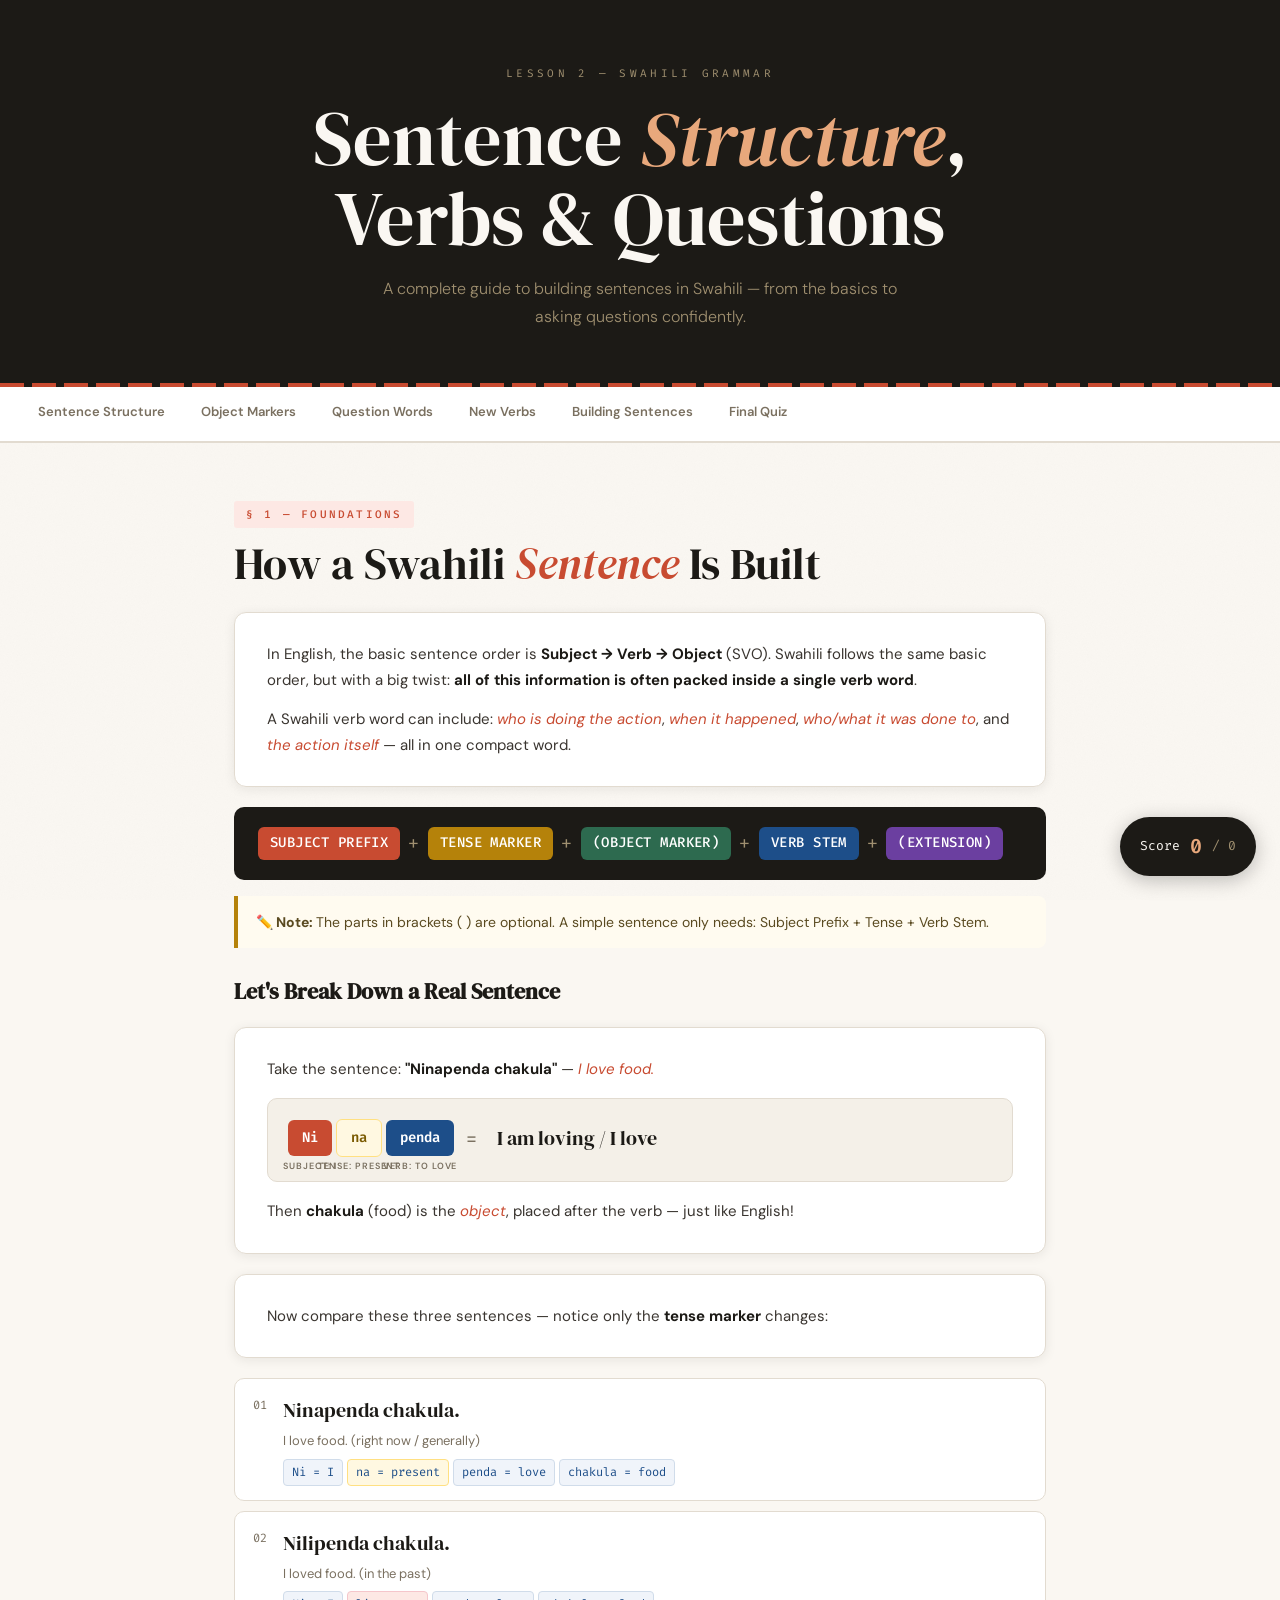
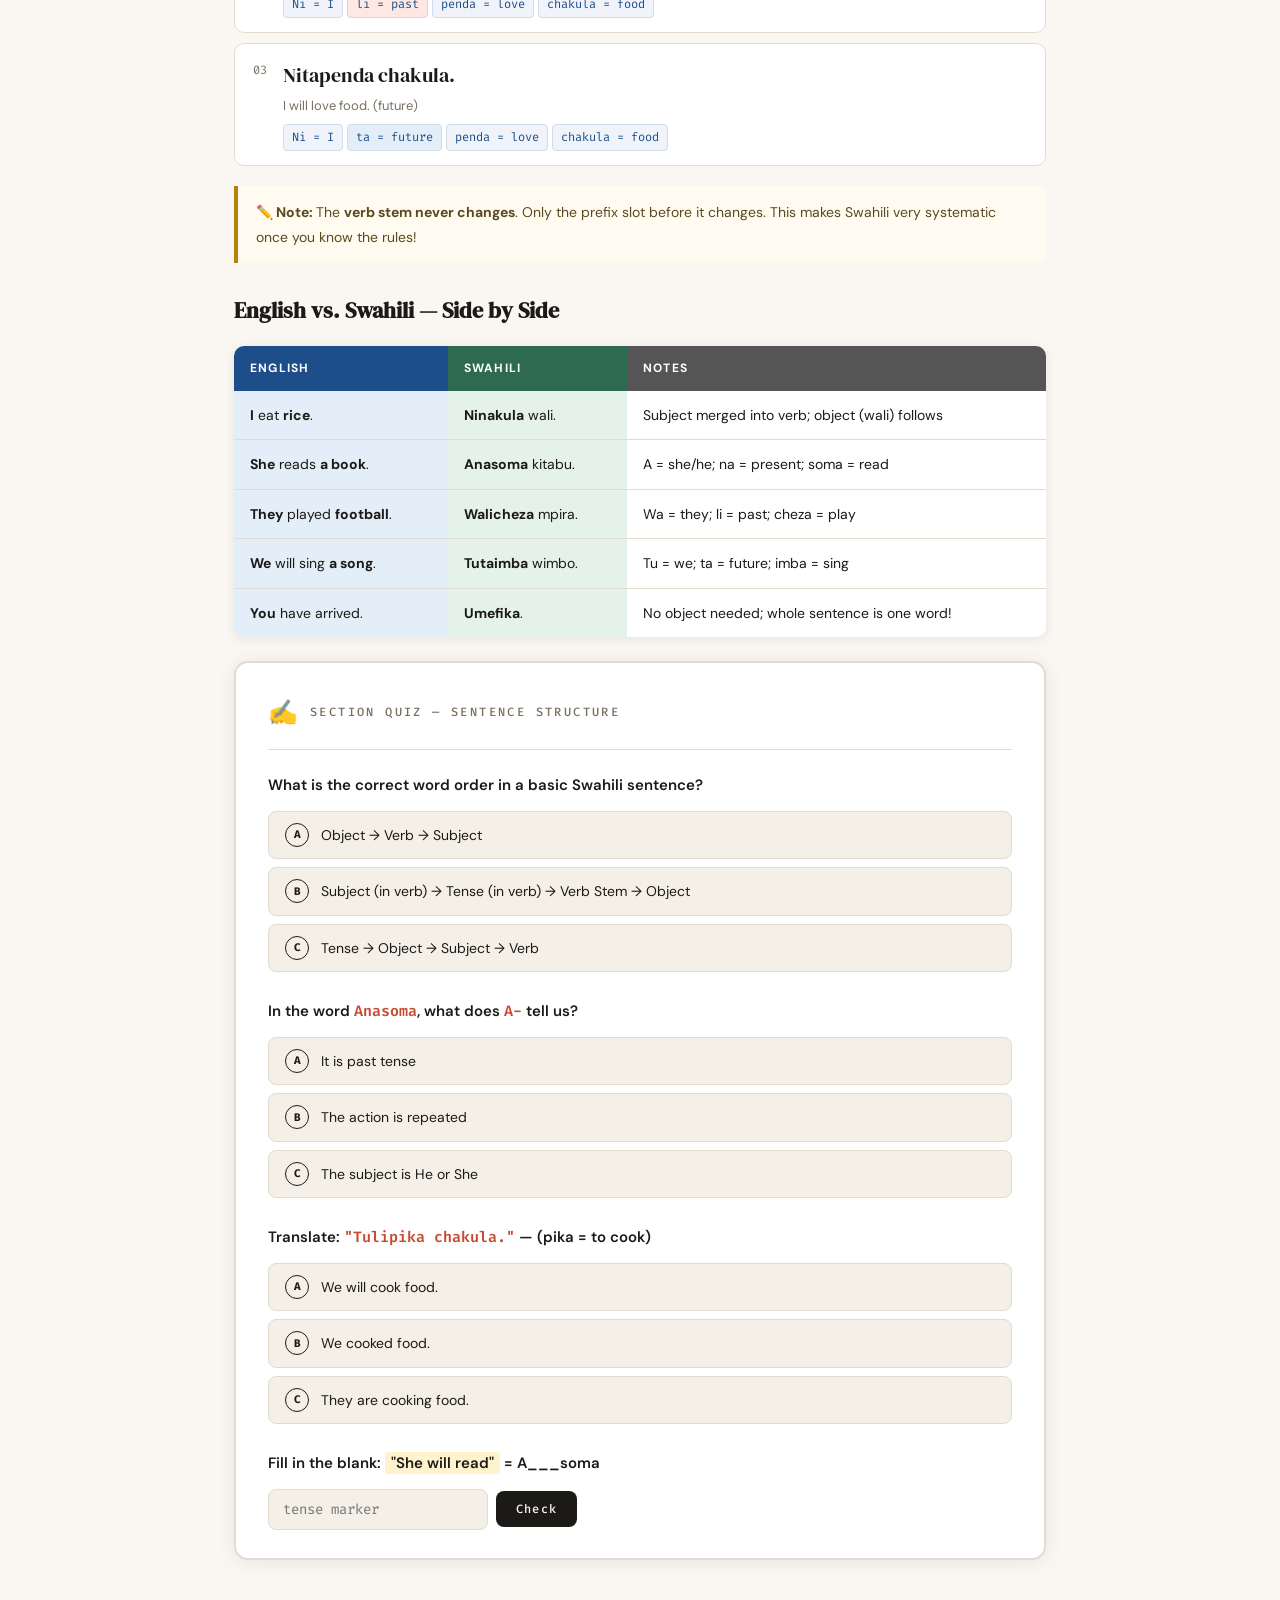
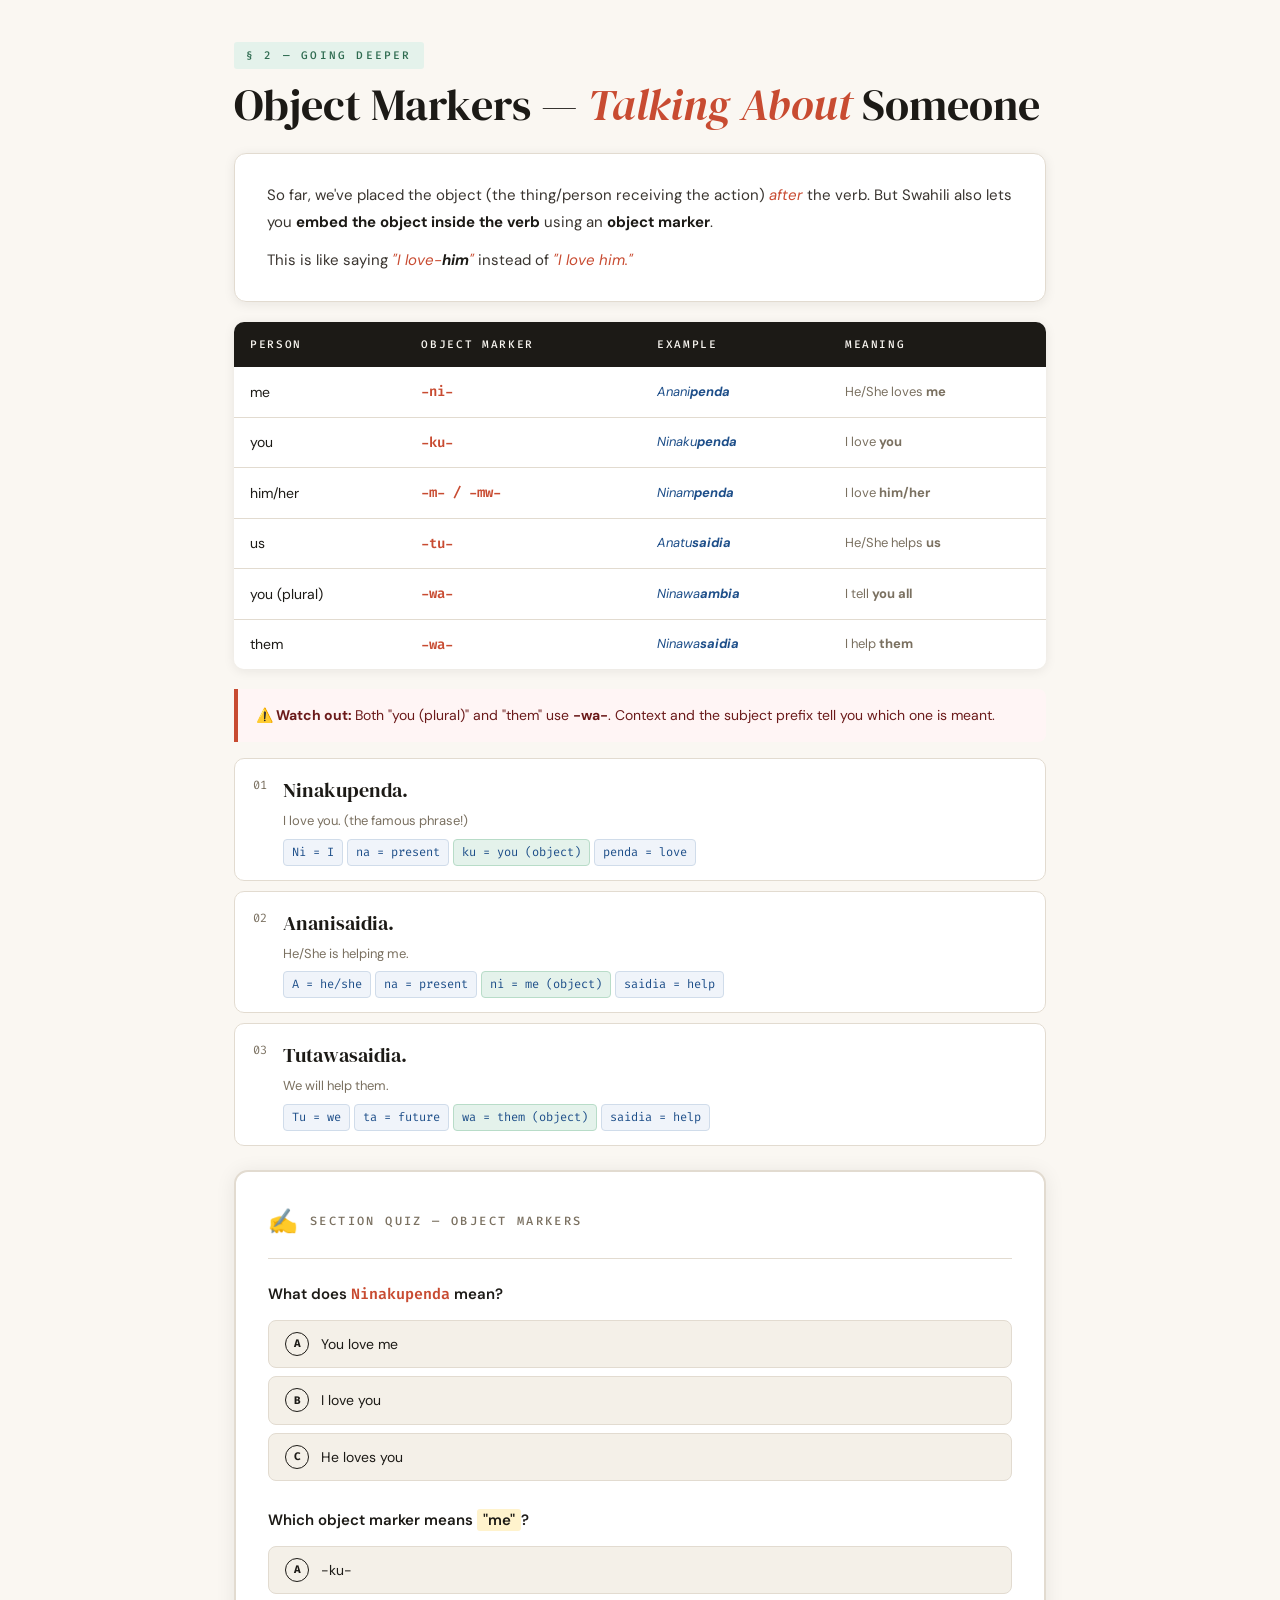
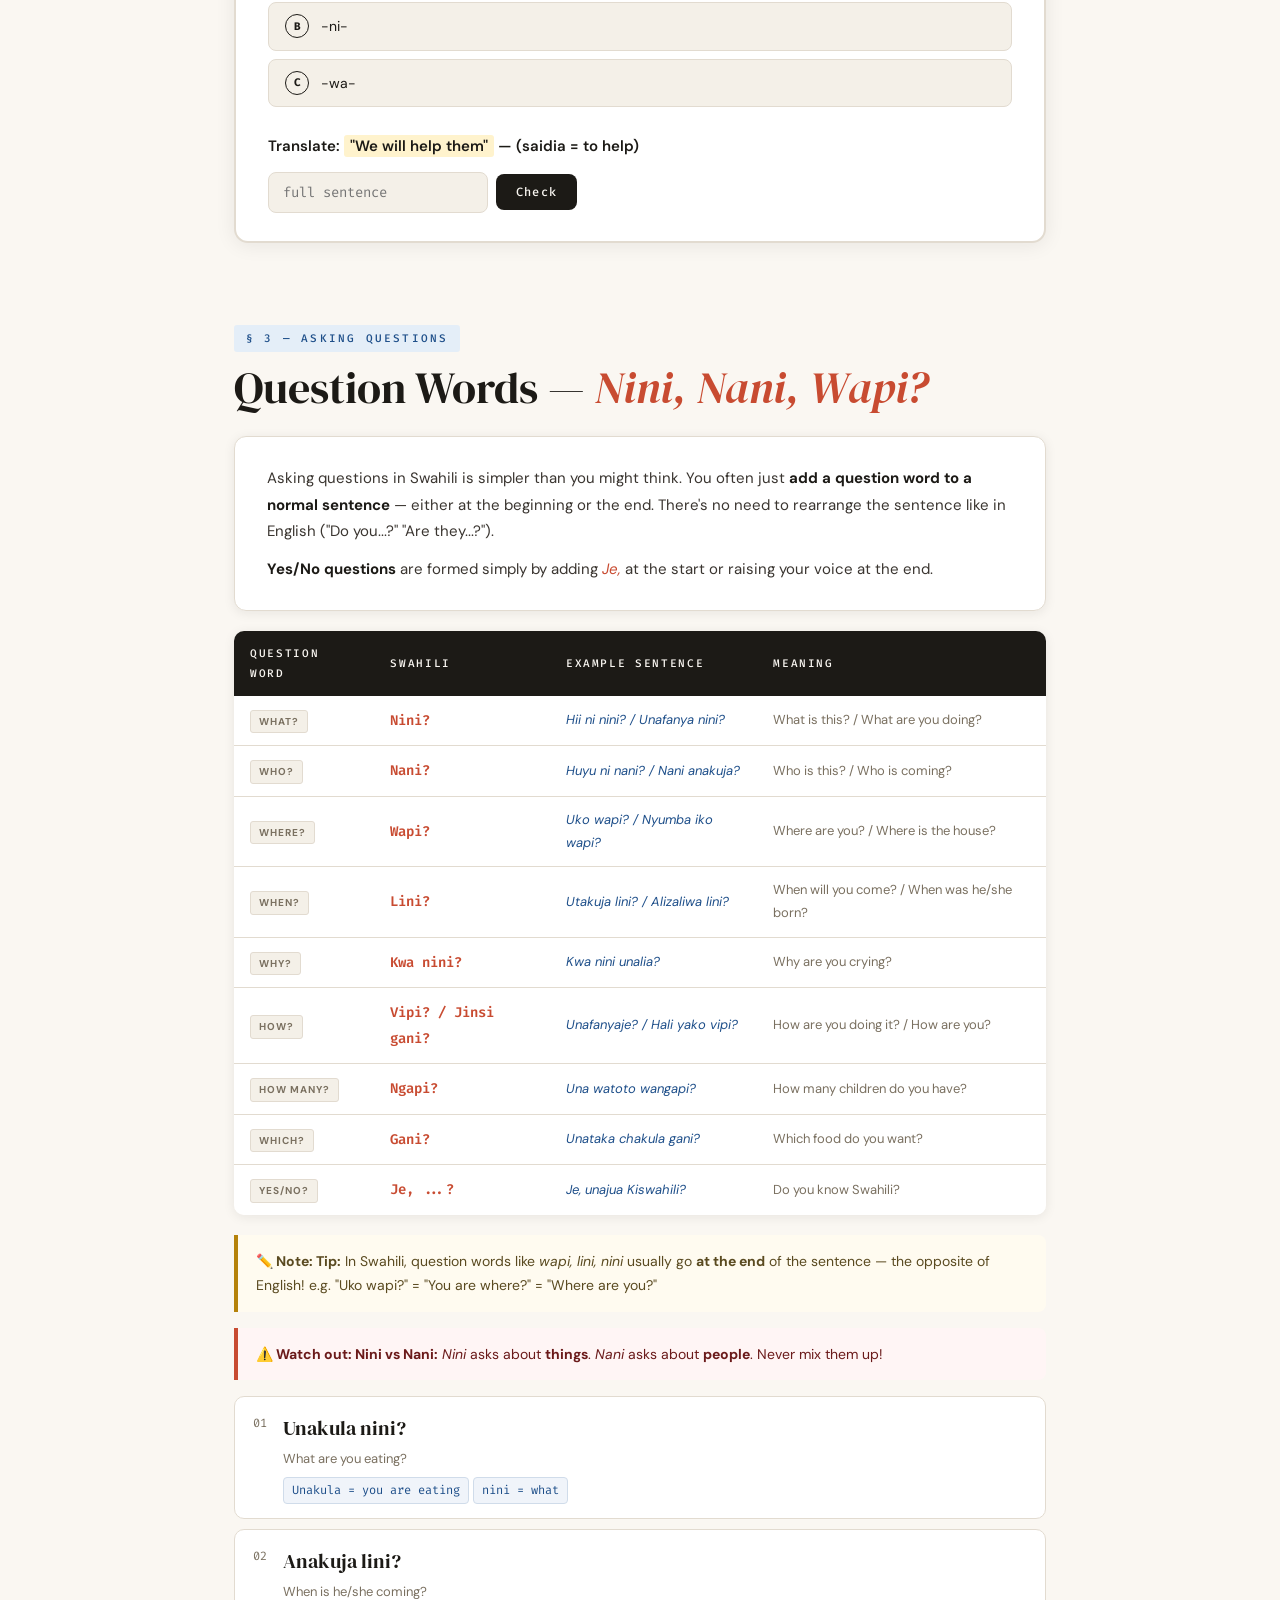
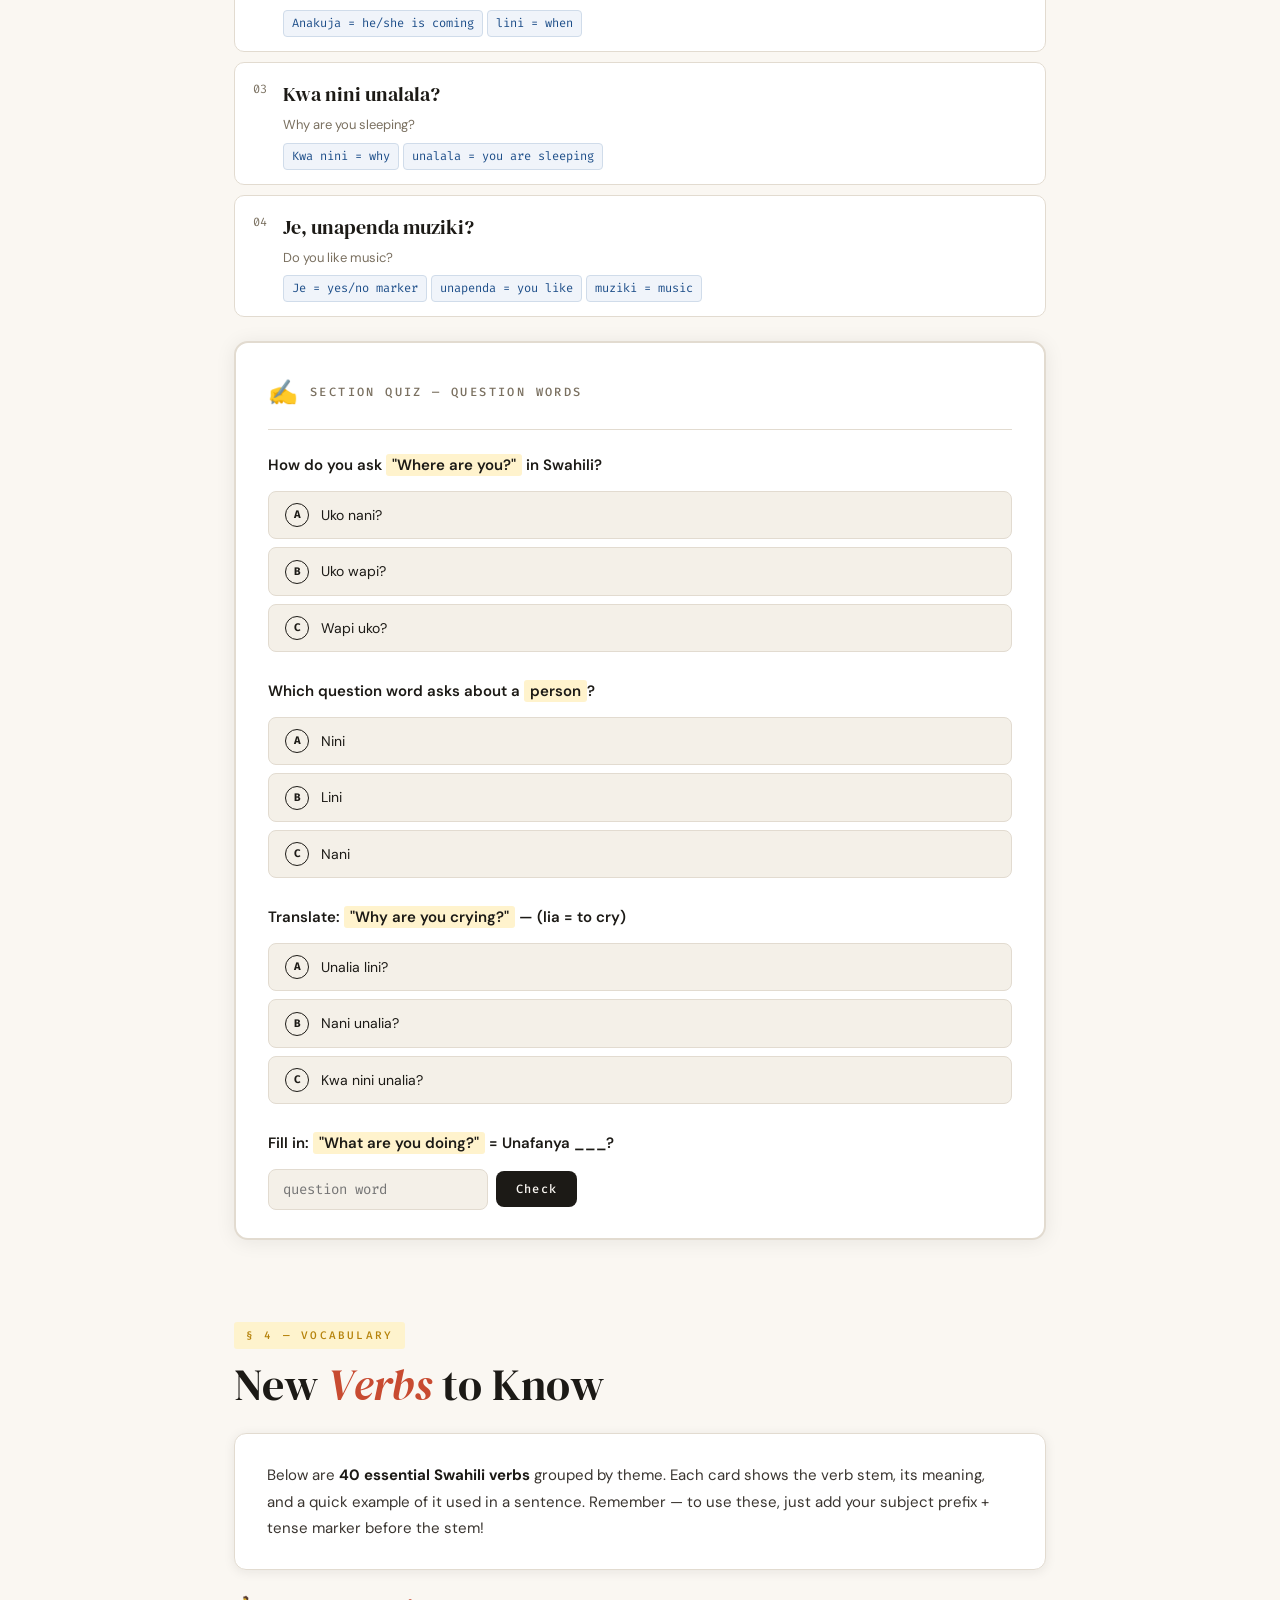
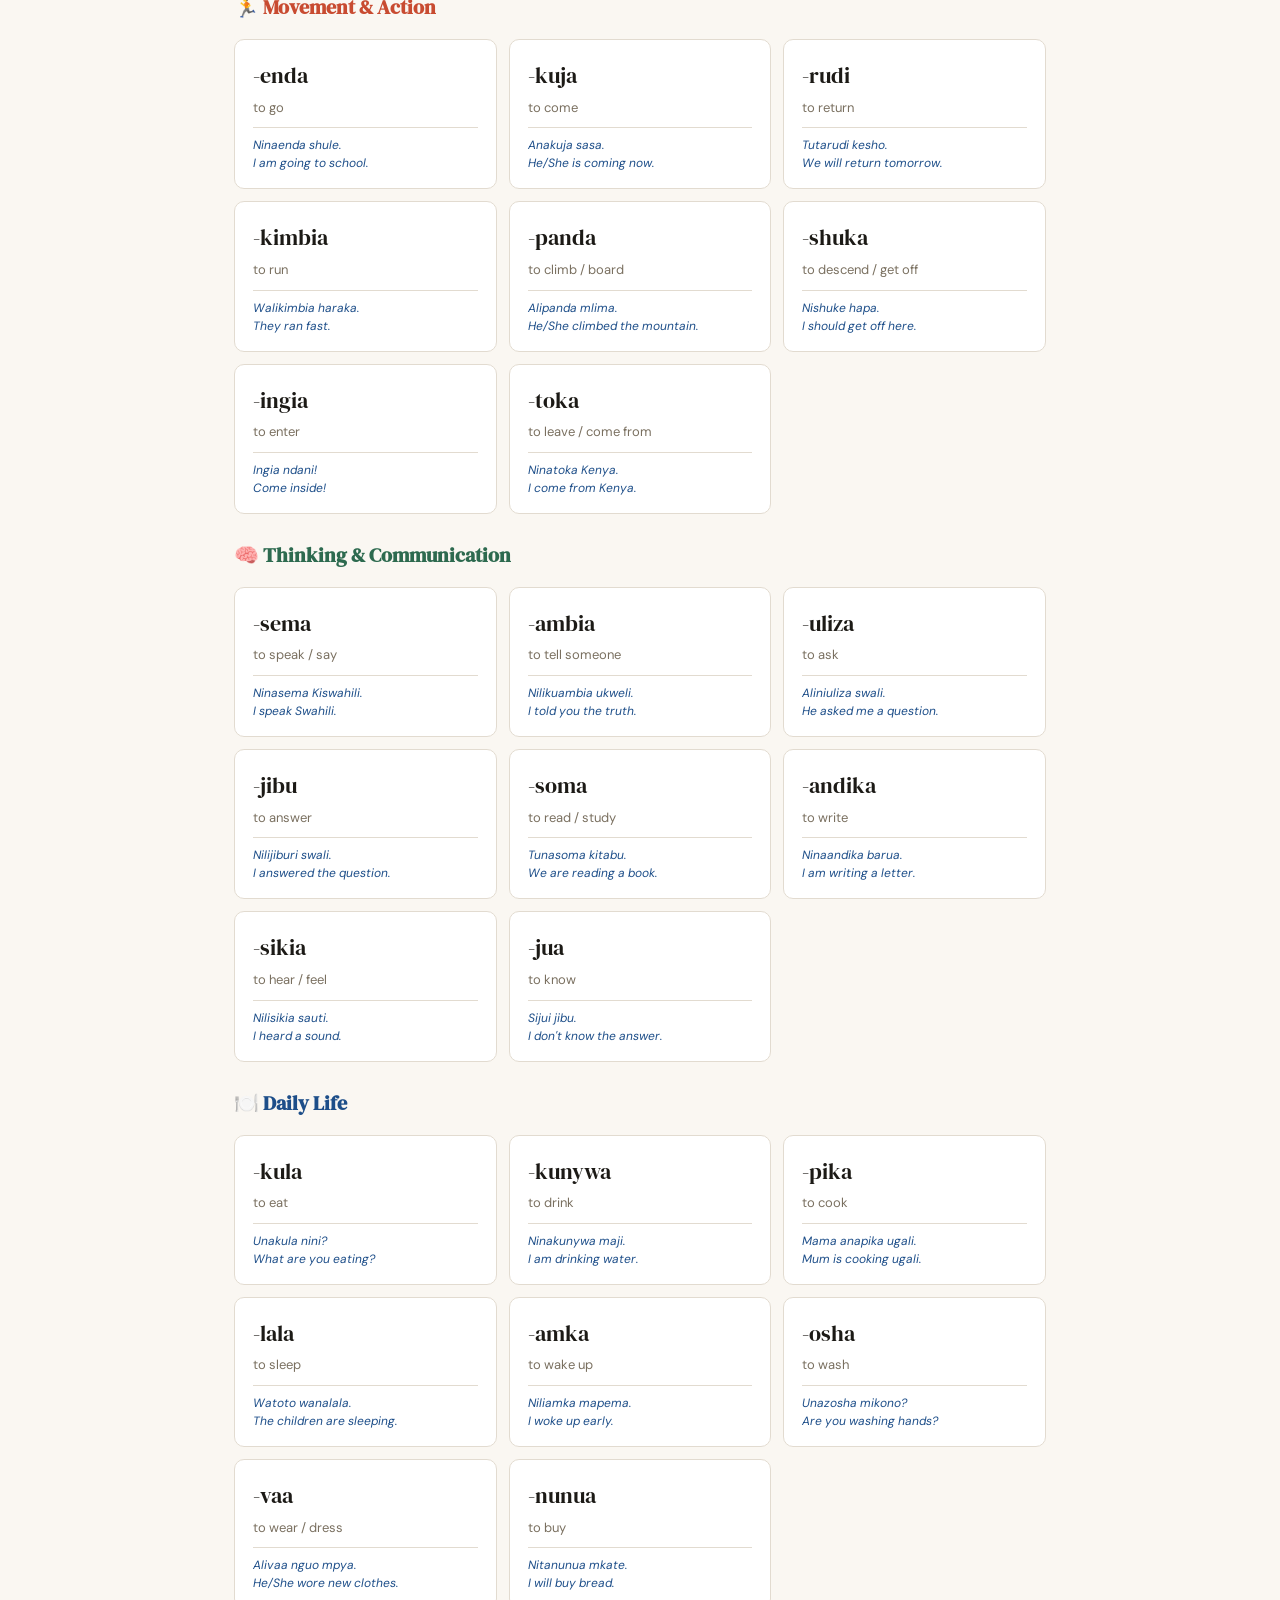
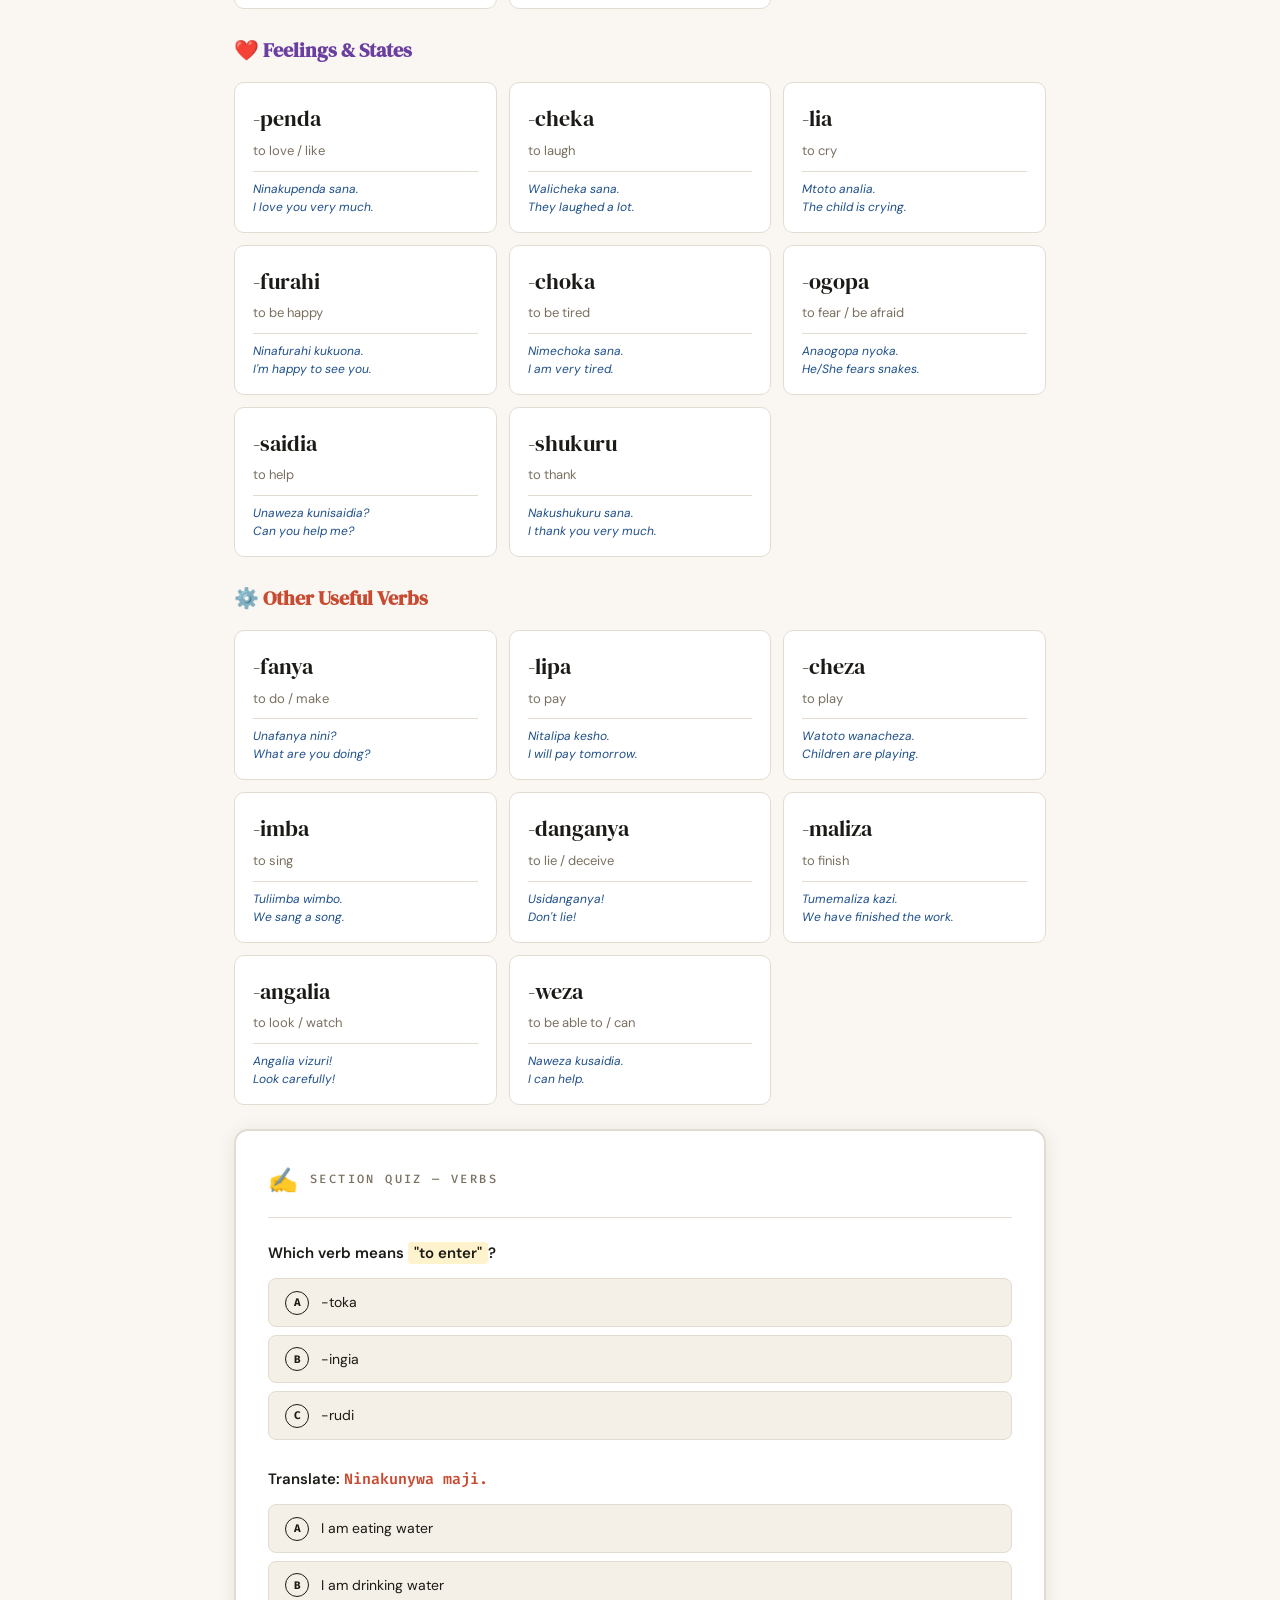
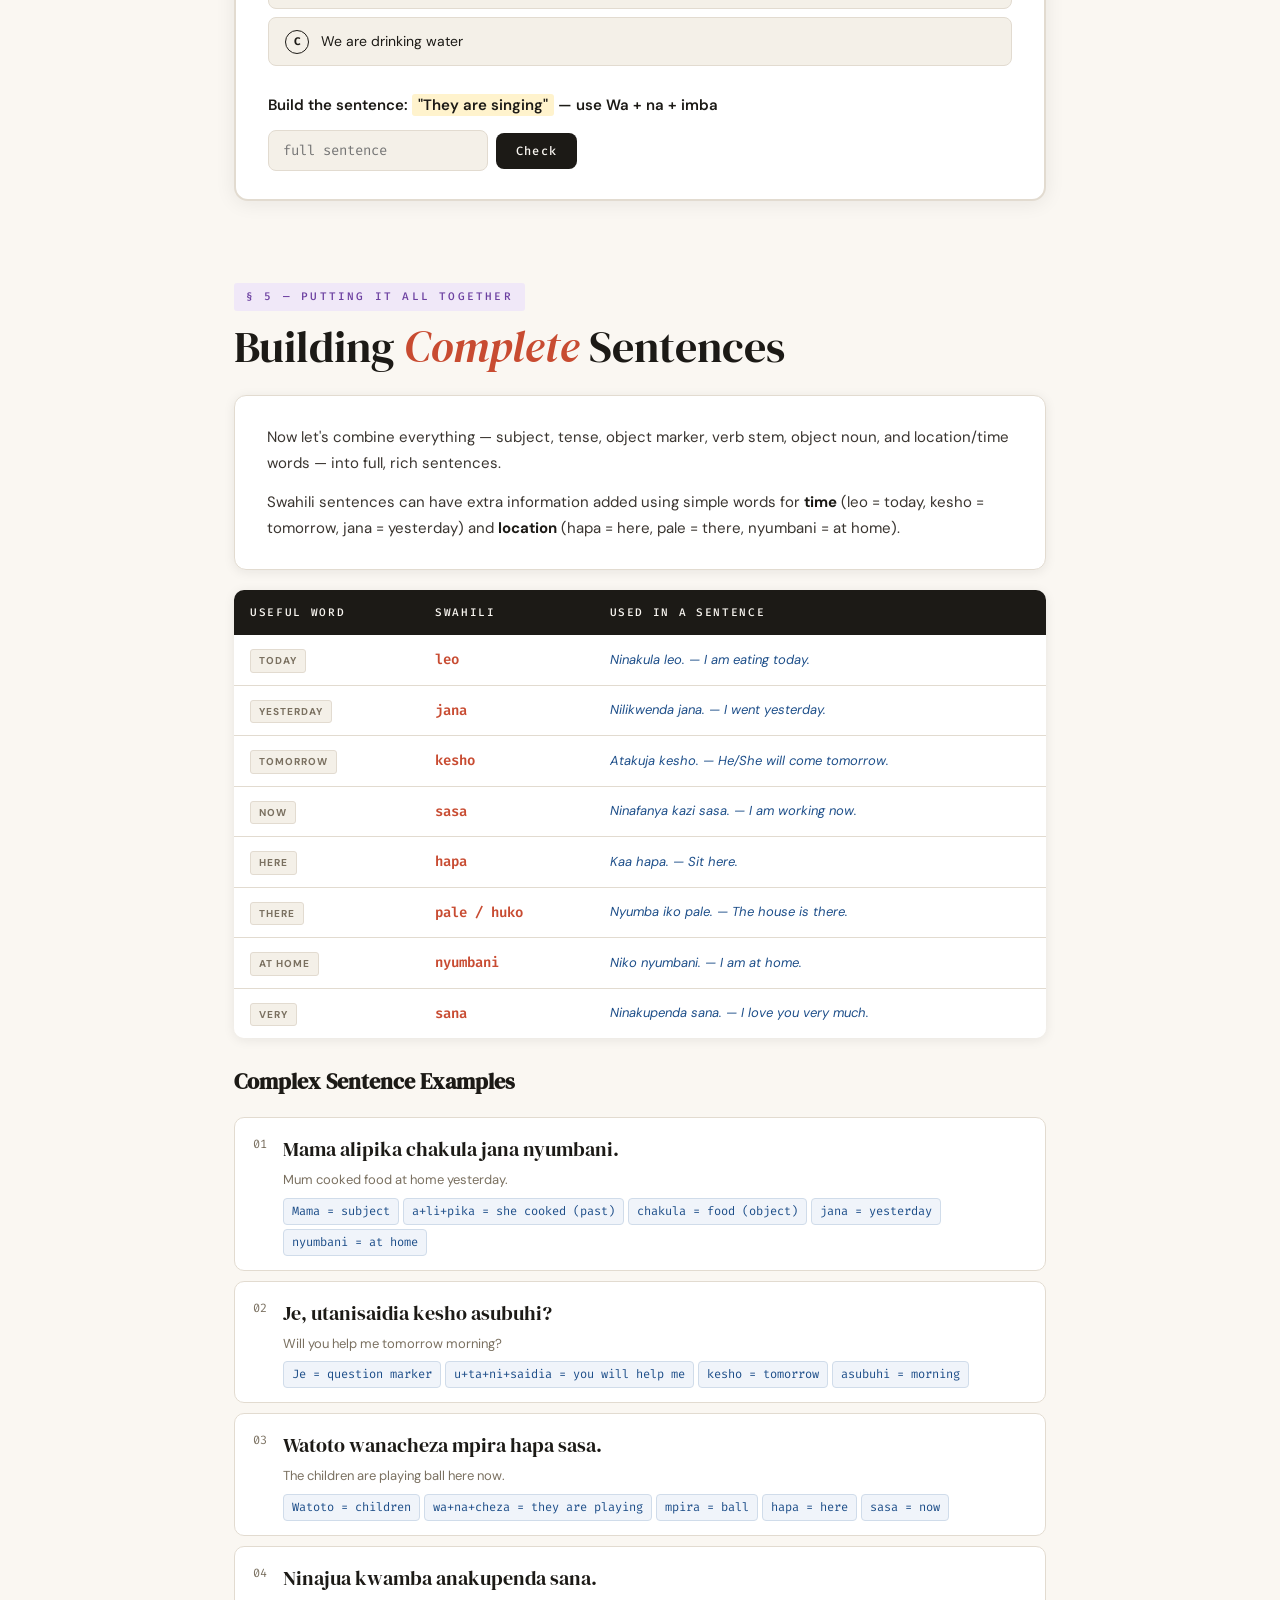
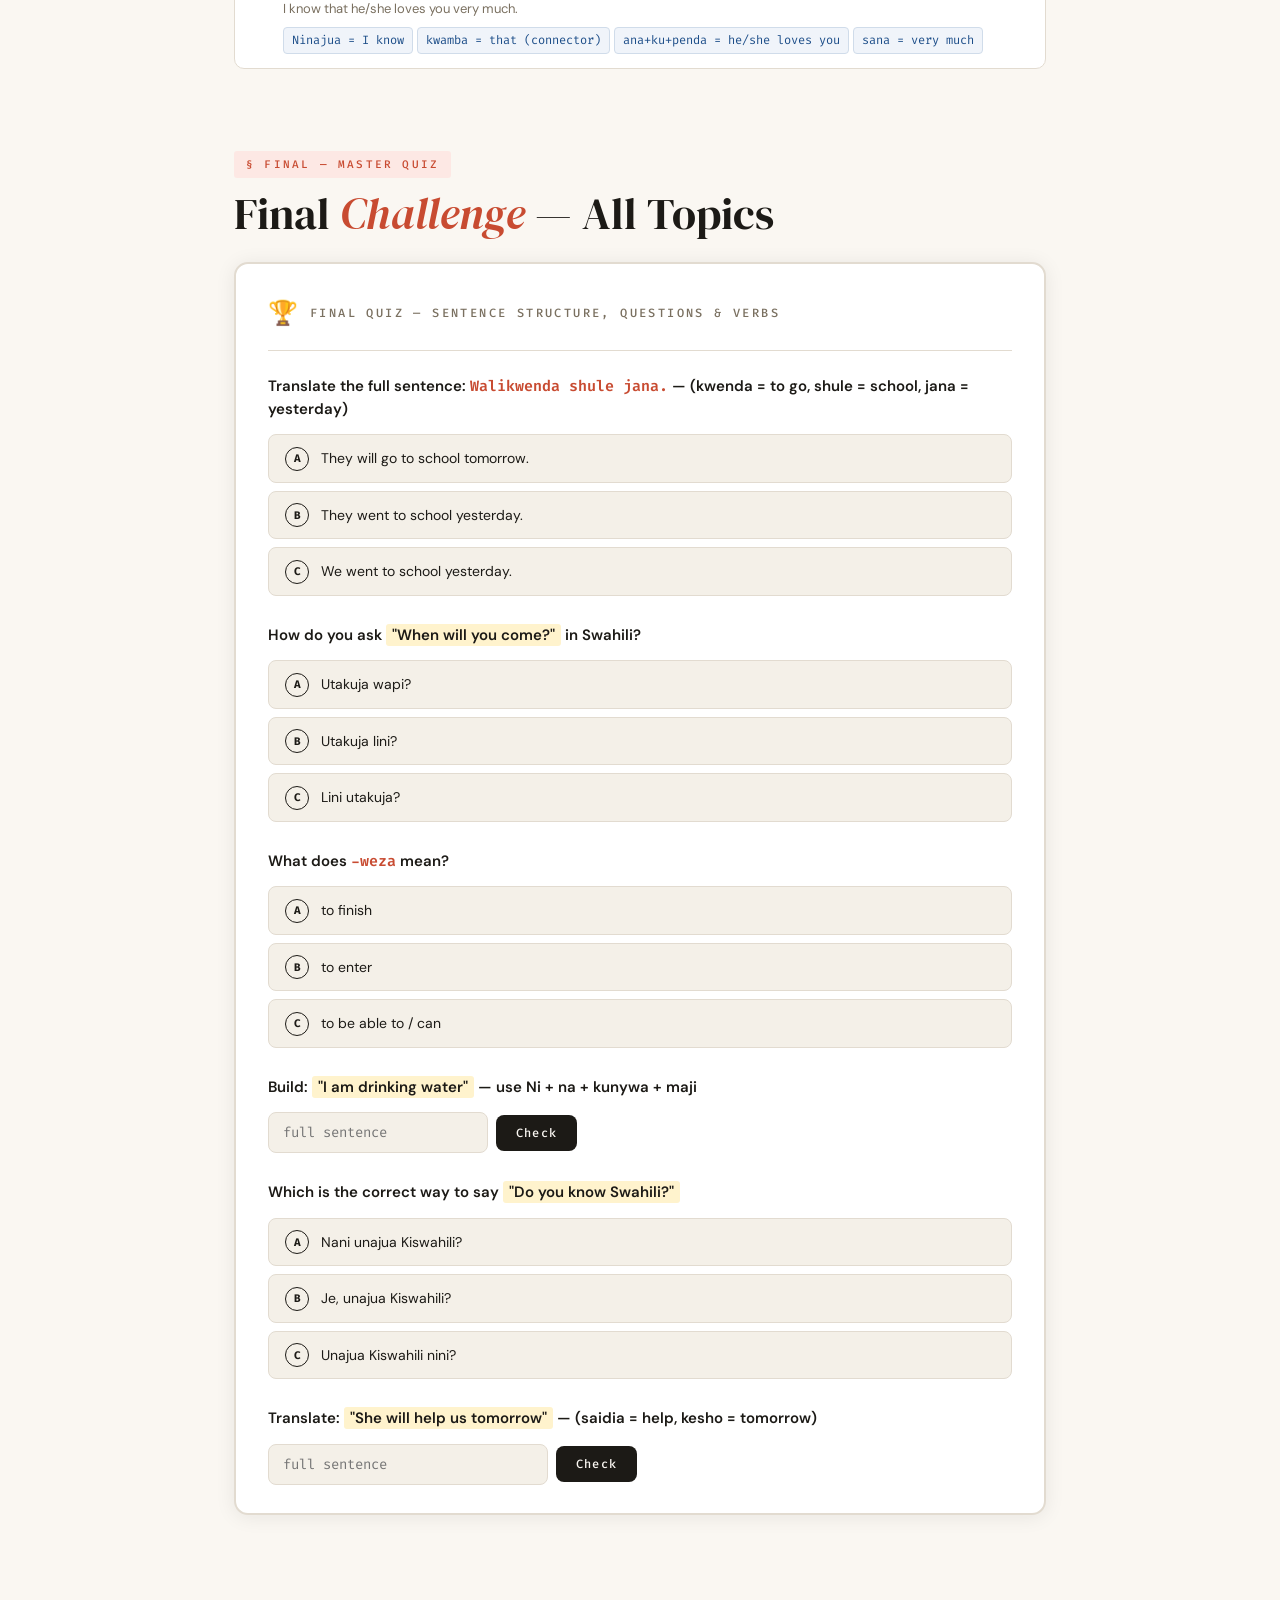
<file: lessons/swahili_sentence_structure.html>
<!DOCTYPE html>
<html lang="en">
<head>
<meta charset="UTF-8">
<meta name="viewport" content="width=device-width, initial-scale=1.0">
<title>Swahili Sentence Structure</title>
<link href="https://fonts.googleapis.com/css2?family=DM+Serif+Display:ital@0;1&family=DM+Sans:wght@300;400;500;600;700&family=Fira+Code:wght@400;500;600&display=swap" rel="stylesheet">
<style>
  :root {
    --bg: #faf7f2;
    --surface: #ffffff;
    --card: #f4f0e8;
    --border: #e2dbd0;
    --ink: #1c1a16;
    --muted: #7a7060;
    --accent: #c84b31;
    --accent2: #2d6a4f;
    --accent3: #1d4e89;
    --gold: #b5820a;
    --highlight: #fff3cd;
    --highlight2: #d4edda;
    --highlight3: #d1ecf1;
    --shadow: rgba(28,26,22,0.08);
  }

  * { box-sizing: border-box; margin: 0; padding: 0; }

  body {
    background: var(--bg);
    color: var(--ink);
    font-family: 'DM Sans', sans-serif;
    font-weight: 400;
    line-height: 1.75;
  }

  /* paper texture */
  body::before {
    content: '';
    position: fixed;
    inset: 0;
    background-image: url("data:image/svg+xml,%3Csvg xmlns='http://www.w3.org/2000/svg' width='300' height='300'%3E%3Cfilter id='noise'%3E%3CfeTurbulence type='fractalNoise' baseFrequency='0.9' numOctaves='4' stitchTiles='stitch'/%3E%3CfeColorMatrix type='saturate' values='0'/%3E%3C/filter%3E%3Crect width='300' height='300' filter='url(%23noise)' opacity='0.03'/%3E%3C/svg%3E");
    pointer-events: none;
    z-index: 0;
  }

  /* HEADER */
  header {
    background: var(--ink);
    color: #faf7f2;
    padding: 64px 40px 56px;
    text-align: center;
    position: relative;
    overflow: hidden;
    z-index: 1;
  }
  header::after {
    content: '';
    position: absolute;
    bottom: 0; left: 0; right: 0;
    height: 4px;
    background: repeating-linear-gradient(90deg, var(--accent) 0px, var(--accent) 24px, transparent 24px, transparent 32px);
  }
  .header-eyebrow {
    font-family: 'Fira Code', monospace;
    font-size: 11px;
    letter-spacing: 0.3em;
    color: #a09070;
    text-transform: uppercase;
    margin-bottom: 16px;
  }
  header h1 {
    font-family: 'DM Serif Display', serif;
    font-size: clamp(36px, 7vw, 76px);
    font-weight: 400;
    line-height: 1.05;
    margin-bottom: 16px;
  }
  header h1 em { font-style: italic; color: #e8a87c; }
  header p {
    font-size: 16px;
    color: #a09070;
    max-width: 520px;
    margin: 0 auto;
    font-weight: 300;
  }

  /* NAV */
  .sticky-nav {
    position: sticky;
    top: 0;
    background: var(--surface);
    border-bottom: 2px solid var(--border);
    z-index: 50;
    padding: 0 20px;
    overflow-x: auto;
    white-space: nowrap;
    display: flex;
    gap: 0;
  }
  .nav-item {
    display: inline-block;
    padding: 14px 18px;
    font-size: 13px;
    font-weight: 600;
    color: var(--muted);
    text-decoration: none;
    border-bottom: 3px solid transparent;
    transition: all 0.2s;
    cursor: pointer;
  }
  .nav-item:hover { color: var(--accent); border-bottom-color: var(--accent); }

  /* MAIN */
  main {
    max-width: 860px;
    margin: 0 auto;
    padding: 56px 24px 100px;
    position: relative;
    z-index: 1;
  }

  /* SECTION */
  .lesson-section { margin-bottom: 80px; scroll-margin-top: 60px; }

  .section-tag {
    display: inline-flex;
    align-items: center;
    gap: 8px;
    font-family: 'Fira Code', monospace;
    font-size: 11px;
    letter-spacing: 0.2em;
    text-transform: uppercase;
    padding: 4px 12px;
    border-radius: 3px;
    margin-bottom: 12px;
    font-weight: 500;
  }
  .tag-red { background: #fde8e4; color: var(--accent); }
  .tag-green { background: #e4f2eb; color: var(--accent2); }
  .tag-blue { background: #e4eef8; color: var(--accent3); }
  .tag-gold { background: #fef3cd; color: var(--gold); }
  .tag-purple { background: #f0e8f8; color: #6b3fa0; }

  .section-title {
    font-family: 'DM Serif Display', serif;
    font-size: clamp(26px, 5vw, 44px);
    font-weight: 400;
    line-height: 1.1;
    margin-bottom: 24px;
  }
  .section-title em { font-style: italic; color: var(--accent); }

  /* PROSE CARD */
  .prose-card {
    background: var(--surface);
    border: 1px solid var(--border);
    border-radius: 12px;
    padding: 28px 32px;
    margin-bottom: 20px;
    box-shadow: 0 2px 12px var(--shadow);
  }
  .prose-card p { font-size: 15px; color: #3a3530; margin-bottom: 12px; }
  .prose-card p:last-child { margin-bottom: 0; }
  .prose-card strong { color: var(--ink); font-weight: 700; }
  .prose-card em { color: var(--accent); font-style: italic; }

  /* FORMULA BOX */
  .formula-box {
    background: var(--ink);
    color: #faf7f2;
    border-radius: 10px;
    padding: 20px 24px;
    margin: 16px 0;
    font-family: 'Fira Code', monospace;
    font-size: 15px;
    letter-spacing: 0.03em;
    display: flex;
    align-items: center;
    flex-wrap: wrap;
    gap: 8px;
  }
  .f-block {
    padding: 4px 12px;
    border-radius: 6px;
    font-size: 14px;
    font-weight: 500;
  }
  .f-sub { background: #c84b31; color: #fff; }
  .f-tense { background: #b5820a; color: #fff; }
  .f-obj { background: #2d6a4f; color: #fff; }
  .f-verb { background: #1d4e89; color: #fff; }
  .f-ext { background: #6b3fa0; color: #fff; }
  .f-sep { color: #a09070; font-size: 18px; }
  .f-opt { opacity: 0.6; font-size: 12px; }

  /* SENTENCE BUILDER */
  .sentence-visual {
    display: flex;
    flex-wrap: wrap;
    gap: 4px;
    align-items: center;
    margin: 16px 0;
    padding: 20px;
    background: var(--card);
    border-radius: 10px;
    border: 1px solid var(--border);
  }
  .sv-piece {
    padding: 6px 14px;
    border-radius: 6px;
    font-family: 'Fira Code', monospace;
    font-size: 14px;
    font-weight: 600;
    position: relative;
  }
  .sv-piece::after {
    content: attr(data-label);
    position: absolute;
    bottom: -18px;
    left: 50%;
    transform: translateX(-50%);
    font-size: 9px;
    font-family: 'DM Sans', sans-serif;
    font-weight: 600;
    letter-spacing: 0.1em;
    text-transform: uppercase;
    color: var(--muted);
    white-space: nowrap;
  }
  .sv-wrap { padding-bottom: 24px; }
  .sv-eq { font-size: 20px; color: var(--muted); padding: 0 8px; }
  .sv-meaning { font-family: 'DM Serif Display', serif; font-size: 20px; color: var(--ink); padding-left: 8px; }

  /* TIP */
  .tip-block {
    background: #fffbf0;
    border-left: 4px solid var(--gold);
    border-radius: 0 8px 8px 0;
    padding: 14px 18px;
    margin: 16px 0;
    font-size: 14px;
    color: #5a4a20;
  }
  .tip-block::before { content: '✏️  Note: '; font-weight: 700; }

  .warning-block {
    background: #fff5f5;
    border-left: 4px solid var(--accent);
    border-radius: 0 8px 8px 0;
    padding: 14px 18px;
    margin: 16px 0;
    font-size: 14px;
    color: #6b1a1a;
  }
  .warning-block::before { content: '⚠️  Watch out: '; font-weight: 700; }

  /* TABLE */
  .styled-table {
    width: 100%;
    border-collapse: collapse;
    font-size: 14px;
    margin-bottom: 20px;
    box-shadow: 0 2px 12px var(--shadow);
    border-radius: 10px;
    overflow: hidden;
  }
  .styled-table thead tr { background: var(--ink); color: #faf7f2; }
  .styled-table th {
    padding: 13px 16px;
    text-align: left;
    font-family: 'Fira Code', monospace;
    font-size: 11px;
    letter-spacing: 0.15em;
    font-weight: 500;
    text-transform: uppercase;
  }
  .styled-table td {
    padding: 12px 16px;
    border-bottom: 1px solid var(--border);
    background: var(--surface);
    vertical-align: middle;
  }
  .styled-table tr:last-child td { border-bottom: none; }
  .styled-table tr:hover td { background: var(--card); }
  .sw-word { font-family: 'Fira Code', monospace; font-weight: 600; font-size: 14px; color: var(--accent); }
  .en-word { color: var(--muted); font-size: 13px; }
  .ex-word { font-size: 13px; color: var(--accent3); font-style: italic; }
  .cat-badge {
    display: inline-block;
    font-size: 10px;
    font-weight: 700;
    letter-spacing: 0.1em;
    text-transform: uppercase;
    padding: 2px 8px;
    border-radius: 3px;
    background: var(--card);
    color: var(--muted);
    border: 1px solid var(--border);
  }

  /* EXAMPLES GRID */
  .examples-list { display: flex; flex-direction: column; gap: 10px; margin-bottom: 20px; }
  .ex-item {
    background: var(--surface);
    border: 1px solid var(--border);
    border-radius: 10px;
    padding: 14px 18px;
    display: flex;
    align-items: flex-start;
    gap: 16px;
    transition: box-shadow 0.2s;
  }
  .ex-item:hover { box-shadow: 0 4px 16px var(--shadow); }
  .ex-num {
    font-family: 'Fira Code', monospace;
    font-size: 12px;
    color: var(--muted);
    flex-shrink: 0;
    margin-top: 2px;
  }
  .ex-content { flex: 1; }
  .ex-sw {
    font-family: 'DM Serif Display', serif;
    font-size: 20px;
    color: var(--ink);
    display: block;
    margin-bottom: 2px;
  }
  .ex-en { font-size: 13px; color: var(--muted); display: block; margin-bottom: 6px; }
  .ex-breakdown {
    font-family: 'Fira Code', monospace;
    font-size: 12px;
    color: var(--accent3);
    display: flex;
    flex-wrap: wrap;
    gap: 4px;
  }
  .breakdown-piece {
    background: #f0f4fa;
    padding: 2px 8px;
    border-radius: 4px;
    border: 1px solid #d0dcea;
  }

  /* QUIZ */
  .quiz-card {
    background: var(--surface);
    border: 2px solid var(--border);
    border-radius: 14px;
    padding: 28px 32px;
    margin-top: 24px;
    box-shadow: 0 2px 20px var(--shadow);
  }
  .quiz-header {
    display: flex;
    align-items: center;
    gap: 12px;
    margin-bottom: 24px;
    padding-bottom: 16px;
    border-bottom: 1px solid var(--border);
  }
  .quiz-icon { font-size: 24px; }
  .quiz-title {
    font-family: 'Fira Code', monospace;
    font-size: 12px;
    letter-spacing: 0.2em;
    text-transform: uppercase;
    color: var(--muted);
    font-weight: 500;
  }

  .q-block { margin-bottom: 28px; }
  .q-block:last-child { margin-bottom: 0; }
  .q-text {
    font-size: 15px;
    font-weight: 600;
    color: var(--ink);
    margin-bottom: 14px;
    line-height: 1.5;
  }
  .q-text .highlight { background: var(--highlight); padding: 1px 6px; border-radius: 3px; }
  .q-text .sw { font-family: 'Fira Code', monospace; color: var(--accent); font-weight: 600; }

  .options-col { display: flex; flex-direction: column; gap: 8px; }
  .opt {
    background: var(--card);
    border: 1.5px solid var(--border);
    border-radius: 8px;
    padding: 11px 16px;
    cursor: pointer;
    font-size: 14px;
    transition: all 0.18s;
    display: flex;
    align-items: center;
    gap: 12px;
    color: var(--ink);
    font-family: 'DM Sans', sans-serif;
  }
  .opt:hover:not(.locked) { border-color: var(--accent3); background: #f0f4fa; }
  .opt.correct { border-color: var(--accent2); background: var(--highlight2); color: #155724; }
  .opt.wrong { border-color: var(--accent); background: #fde8e4; color: #721c24; }
  .opt.locked { cursor: default; pointer-events: none; }
  .opt .opt-ltr {
    width: 24px; height: 24px; border-radius: 50%;
    border: 1.5px solid currentColor;
    display: flex; align-items: center; justify-content: center;
    font-size: 11px; font-weight: 700; flex-shrink: 0;
    font-family: 'Fira Code', monospace;
  }

  .fill-row { display: flex; align-items: center; flex-wrap: wrap; gap: 8px; margin-top: 10px; }
  .fill-input {
    background: var(--card);
    border: 1.5px solid var(--border);
    border-radius: 8px;
    padding: 10px 14px;
    font-family: 'Fira Code', monospace;
    font-size: 14px;
    color: var(--ink);
    outline: none;
    width: 220px;
    transition: border-color 0.2s;
  }
  .fill-input:focus { border-color: var(--accent3); }
  .fill-input.correct { border-color: var(--accent2); background: var(--highlight2); color: #155724; }
  .fill-input.wrong { border-color: var(--accent); background: #fde8e4; color: #721c24; }

  .check-btn {
    background: var(--ink);
    color: #faf7f2;
    border: none;
    border-radius: 8px;
    padding: 10px 20px;
    font-family: 'Fira Code', monospace;
    font-size: 12px;
    font-weight: 500;
    cursor: pointer;
    letter-spacing: 0.1em;
    transition: opacity 0.2s;
  }
  .check-btn:hover { opacity: 0.82; }

  .q-feedback {
    margin-top: 10px;
    font-size: 13px;
    padding: 10px 14px;
    border-radius: 6px;
    display: none;
    font-weight: 500;
  }
  .q-feedback.show { display: block; }
  .q-feedback.ok { background: var(--highlight2); color: #155724; border: 1px solid #c3e6cb; }
  .q-feedback.no { background: #fde8e4; color: #721c24; border: 1px solid #f5c6cb; }

  /* SCORE BADGE */
  .score-badge {
    position: fixed;
    bottom: 24px;
    right: 24px;
    background: var(--ink);
    color: #faf7f2;
    border-radius: 50px;
    padding: 12px 20px;
    font-family: 'Fira Code', monospace;
    font-size: 13px;
    z-index: 100;
    box-shadow: 0 4px 20px rgba(0,0,0,0.25);
    display: flex;
    align-items: center;
    gap: 10px;
  }
  .score-badge .s-val { color: #e8a87c; font-size: 20px; font-weight: 600; }

  /* VERB CARDS GRID */
  .verb-grid {
    display: grid;
    grid-template-columns: repeat(auto-fill, minmax(200px, 1fr));
    gap: 12px;
    margin-bottom: 20px;
  }
  .verb-card {
    background: var(--surface);
    border: 1px solid var(--border);
    border-radius: 10px;
    padding: 16px 18px;
    transition: all 0.2s;
    cursor: default;
  }
  .verb-card:hover { box-shadow: 0 4px 16px var(--shadow); transform: translateY(-2px); border-color: var(--accent3); }
  .verb-sw { font-family: 'DM Serif Display', serif; font-size: 22px; color: var(--ink); display: block; margin-bottom: 2px; }
  .verb-en { font-size: 13px; color: var(--muted); display: block; margin-bottom: 8px; }
  .verb-ex { font-size: 12px; color: var(--accent3); font-style: italic; border-top: 1px solid var(--border); padding-top: 8px; line-height: 1.5; }

  /* COMPARISON TABLE */
  .compare-table {
    width: 100%;
    border-collapse: collapse;
    font-size: 14px;
    margin-bottom: 20px;
    border-radius: 10px;
    overflow: hidden;
    box-shadow: 0 2px 12px var(--shadow);
  }
  .compare-table th {
    padding: 12px 16px;
    font-size: 12px;
    font-weight: 700;
    letter-spacing: 0.1em;
    text-transform: uppercase;
    text-align: left;
  }
  .compare-table td { padding: 12px 16px; border-bottom: 1px solid var(--border); background: var(--surface); vertical-align: top; }
  .compare-table tr:last-child td { border-bottom: none; }
  .compare-table tr:hover td { background: var(--card); }
  .col-en { background: #e4eef8 !important; }
  .col-sw { background: #e4f2eb !important; }
  .col-th-en { background: var(--accent3); color: white; }
  .col-th-sw { background: var(--accent2); color: white; }
  .col-th-notes { background: #555; color: white; }

  @media (max-width: 600px) {
    main { padding: 32px 14px 80px; }
    .prose-card, .quiz-card { padding: 18px; }
    .verb-grid { grid-template-columns: repeat(2, 1fr); }
    .formula-box { font-size: 13px; }
  }
</style>
</head>
<body>

<header>
  <div class="header-eyebrow">Lesson 2 — Swahili Grammar</div>
  <h1>Sentence <em>Structure</em>,<br>Verbs & Questions</h1>
  <p>A complete guide to building sentences in Swahili — from the basics to asking questions confidently.</p>
</header>

<nav class="sticky-nav">
  <a class="nav-item" href="#structure">Sentence Structure</a>
  <a class="nav-item" href="#objects">Object Markers</a>
  <a class="nav-item" href="#questions">Question Words</a>
  <a class="nav-item" href="#verbs">New Verbs</a>
  <a class="nav-item" href="#building">Building Sentences</a>
  <a class="nav-item" href="#final">Final Quiz</a>
</nav>

<main>

  <!-- ===== 1. SENTENCE STRUCTURE ===== -->
  <section class="lesson-section" id="structure">
    <div class="section-tag tag-red">§ 1 — Foundations</div>
    <h2 class="section-title">How a Swahili <em>Sentence</em> Is Built</h2>

    <div class="prose-card">
      <p>In English, the basic sentence order is <strong>Subject → Verb → Object</strong> (SVO). Swahili follows the same basic order, but with a big twist: <strong>all of this information is often packed inside a single verb word</strong>.</p>
      <p>A Swahili verb word can include: <em>who is doing the action</em>, <em>when it happened</em>, <em>who/what it was done to</em>, and <em>the action itself</em> — all in one compact word.</p>
    </div>

    <div class="formula-box">
      <span class="f-block f-sub">SUBJECT PREFIX</span>
      <span class="f-sep">+</span>
      <span class="f-block f-tense">TENSE MARKER</span>
      <span class="f-sep">+</span>
      <span class="f-block f-obj">(OBJECT MARKER)</span>
      <span class="f-sep">+</span>
      <span class="f-block f-verb">VERB STEM</span>
      <span class="f-sep">+</span>
      <span class="f-block f-ext">(EXTENSION)</span>
    </div>

    <div class="tip-block">The parts in brackets ( ) are optional. A simple sentence only needs: Subject Prefix + Tense + Verb Stem.</div>

    <h3 style="font-family:'DM Serif Display',serif;font-size:22px;margin:24px 0 16px;">Let's Break Down a Real Sentence</h3>

    <div class="prose-card">
      <p>Take the sentence: <strong>"Ninapenda chakula"</strong> — <em>I love food.</em></p>
      <div class="sentence-visual sv-wrap">
        <span class="sv-piece f-sub" data-label="Subject: I">Ni</span>
        <span class="sv-piece" style="background:#fff8e1;color:#7a5a00;border:1px solid #ffe082;" data-label="Tense: Present">na</span>
        <span class="sv-piece f-verb" data-label="Verb: to love">penda</span>
        <span class="sv-eq">=</span>
        <span class="sv-meaning">I am loving / I love</span>
      </div>
      <p>Then <strong>chakula</strong> (food) is the <em>object</em>, placed after the verb — just like English!</p>
    </div>

    <div class="prose-card">
      <p>Now compare these three sentences — notice only the <strong>tense marker</strong> changes:</p>
    </div>

    <div class="examples-list">
      <div class="ex-item">
        <span class="ex-num">01</span>
        <div class="ex-content">
          <span class="ex-sw">Ninapenda chakula.</span>
          <span class="ex-en">I love food. (right now / generally)</span>
          <div class="ex-breakdown">
            <span class="breakdown-piece">Ni = I</span>
            <span class="breakdown-piece" style="background:#fff8e1;border-color:#ffe082;">na = present</span>
            <span class="breakdown-piece">penda = love</span>
            <span class="breakdown-piece">chakula = food</span>
          </div>
        </div>
      </div>
      <div class="ex-item">
        <span class="ex-num">02</span>
        <div class="ex-content">
          <span class="ex-sw">Nilipenda chakula.</span>
          <span class="ex-en">I loved food. (in the past)</span>
          <div class="ex-breakdown">
            <span class="breakdown-piece">Ni = I</span>
            <span class="breakdown-piece" style="background:#fde8e4;border-color:#f5c6cb;">li = past</span>
            <span class="breakdown-piece">penda = love</span>
            <span class="breakdown-piece">chakula = food</span>
          </div>
        </div>
      </div>
      <div class="ex-item">
        <span class="ex-num">03</span>
        <div class="ex-content">
          <span class="ex-sw">Nitapenda chakula.</span>
          <span class="ex-en">I will love food. (future)</span>
          <div class="ex-breakdown">
            <span class="breakdown-piece">Ni = I</span>
            <span class="breakdown-piece" style="background:#e4eef8;border-color:#d0dcea;">ta = future</span>
            <span class="breakdown-piece">penda = love</span>
            <span class="breakdown-piece">chakula = food</span>
          </div>
        </div>
      </div>
    </div>

    <div class="tip-block">The <strong>verb stem never changes</strong>. Only the prefix slot before it changes. This makes Swahili very systematic once you know the rules!</div>

    <!-- WORD ORDER COMPARISON -->
    <h3 style="font-family:'DM Serif Display',serif;font-size:22px;margin:28px 0 16px;">English vs. Swahili — Side by Side</h3>
    <table class="compare-table">
      <thead>
        <tr>
          <th class="col-th-en">English</th>
          <th class="col-th-sw">Swahili</th>
          <th class="col-th-notes">Notes</th>
        </tr>
      </thead>
      <tbody>
        <tr>
          <td class="col-en"><strong>I</strong> eat <strong>rice</strong>.</td>
          <td class="col-sw"><strong>Ninakula</strong> wali.</td>
          <td>Subject merged into verb; object (wali) follows</td>
        </tr>
        <tr>
          <td class="col-en"><strong>She</strong> reads <strong>a book</strong>.</td>
          <td class="col-sw"><strong>Anasoma</strong> kitabu.</td>
          <td>A = she/he; na = present; soma = read</td>
        </tr>
        <tr>
          <td class="col-en"><strong>They</strong> played <strong>football</strong>.</td>
          <td class="col-sw"><strong>Walicheza</strong> mpira.</td>
          <td>Wa = they; li = past; cheza = play</td>
        </tr>
        <tr>
          <td class="col-en"><strong>We</strong> will sing <strong>a song</strong>.</td>
          <td class="col-sw"><strong>Tutaimba</strong> wimbo.</td>
          <td>Tu = we; ta = future; imba = sing</td>
        </tr>
        <tr>
          <td class="col-en"><strong>You</strong> have arrived.</td>
          <td class="col-sw"><strong>Umefika</strong>.</td>
          <td>No object needed; whole sentence is one word!</td>
        </tr>
      </tbody>
    </table>

    <!-- QUIZ 1 -->
    <div class="quiz-card">
      <div class="quiz-header">
        <span class="quiz-icon">✍️</span>
        <span class="quiz-title">Section Quiz — Sentence Structure</span>
      </div>

      <div class="q-block">
        <div class="q-text">What is the correct word order in a basic Swahili sentence?</div>
        <div class="options-col">
          <div class="opt" onclick="mc(this,false,'sq1')"><span class="opt-ltr">A</span>Object → Verb → Subject</div>
          <div class="opt" onclick="mc(this,true,'sq1')"><span class="opt-ltr">B</span>Subject (in verb) → Tense (in verb) → Verb Stem → Object</div>
          <div class="opt" onclick="mc(this,false,'sq1')"><span class="opt-ltr">C</span>Tense → Object → Subject → Verb</div>
        </div>
        <div class="q-feedback" id="fb-sq1"></div>
      </div>

      <div class="q-block">
        <div class="q-text">In the word <span class="sw">Anasoma</span>, what does <span class="sw">A-</span> tell us?</div>
        <div class="options-col">
          <div class="opt" onclick="mc(this,false,'sq2')"><span class="opt-ltr">A</span>It is past tense</div>
          <div class="opt" onclick="mc(this,false,'sq2')"><span class="opt-ltr">B</span>The action is repeated</div>
          <div class="opt" onclick="mc(this,true,'sq2')"><span class="opt-ltr">C</span>The subject is He or She</div>
        </div>
        <div class="q-feedback" id="fb-sq2"></div>
      </div>

      <div class="q-block">
        <div class="q-text">Translate: <span class="sw">"Tulipika chakula."</span> — (pika = to cook)</div>
        <div class="options-col">
          <div class="opt" onclick="mc(this,false,'sq3')"><span class="opt-ltr">A</span>We will cook food.</div>
          <div class="opt" onclick="mc(this,true,'sq3')"><span class="opt-ltr">B</span>We cooked food.</div>
          <div class="opt" onclick="mc(this,false,'sq3')"><span class="opt-ltr">C</span>They are cooking food.</div>
        </div>
        <div class="q-feedback" id="fb-sq3"></div>
      </div>

      <div class="q-block">
        <div class="q-text">Fill in the blank: <span class="highlight">"She will read"</span> = A___soma</div>
        <div class="fill-row">
          <input class="fill-input" id="fi-sq4" placeholder="tense marker">
          <button class="check-btn" onclick="fill('fi-sq4','ta','fb-sq4','Correct! A+ta+soma = Atasoma (She will read)','The future tense marker is -ta-. So A+ta+soma = Atasoma.')">Check</button>
        </div>
        <div class="q-feedback" id="fb-sq4"></div>
      </div>
    </div>
  </section>

  <!-- ===== 2. OBJECT MARKERS ===== -->
  <section class="lesson-section" id="objects">
    <div class="section-tag tag-green">§ 2 — Going Deeper</div>
    <h2 class="section-title">Object Markers — <em>Talking About</em> Someone</h2>

    <div class="prose-card">
      <p>So far, we've placed the object (the thing/person receiving the action) <em>after</em> the verb. But Swahili also lets you <strong>embed the object inside the verb</strong> using an <strong>object marker</strong>.</p>
      <p>This is like saying <em>"I love-<strong>him</strong>"</em> instead of <em>"I love him."</em></p>
    </div>

    <table class="styled-table">
      <thead><tr><th>Person</th><th>Object Marker</th><th>Example</th><th>Meaning</th></tr></thead>
      <tbody>
        <tr><td>me</td><td><span class="sw-word">-ni-</span></td><td class="ex-word">Anani<strong>penda</strong></td><td class="en-word">He/She loves <strong>me</strong></td></tr>
        <tr><td>you</td><td><span class="sw-word">-ku-</span></td><td class="ex-word">Ninaku<strong>penda</strong></td><td class="en-word">I love <strong>you</strong></td></tr>
        <tr><td>him/her</td><td><span class="sw-word">-m- / -mw-</span></td><td class="ex-word">Ninam<strong>penda</strong></td><td class="en-word">I love <strong>him/her</strong></td></tr>
        <tr><td>us</td><td><span class="sw-word">-tu-</span></td><td class="ex-word">Anatu<strong>saidia</strong></td><td class="en-word">He/She helps <strong>us</strong></td></tr>
        <tr><td>you (plural)</td><td><span class="sw-word">-wa-</span></td><td class="ex-word">Ninawa<strong>ambia</strong></td><td class="en-word">I tell <strong>you all</strong></td></tr>
        <tr><td>them</td><td><span class="sw-word">-wa-</span></td><td class="ex-word">Ninawa<strong>saidia</strong></td><td class="en-word">I help <strong>them</strong></td></tr>
      </tbody>
    </table>

    <div class="warning-block">Both "you (plural)" and "them" use <strong>-wa-</strong>. Context and the subject prefix tell you which one is meant.</div>

    <div class="examples-list">
      <div class="ex-item">
        <span class="ex-num">01</span>
        <div class="ex-content">
          <span class="ex-sw">Ninakupenda.</span>
          <span class="ex-en">I love you. (the famous phrase!)</span>
          <div class="ex-breakdown">
            <span class="breakdown-piece">Ni = I</span>
            <span class="breakdown-piece">na = present</span>
            <span class="breakdown-piece" style="background:#e4f2eb;border-color:#b8dcc8;">ku = you (object)</span>
            <span class="breakdown-piece">penda = love</span>
          </div>
        </div>
      </div>
      <div class="ex-item">
        <span class="ex-num">02</span>
        <div class="ex-content">
          <span class="ex-sw">Ananisaidia.</span>
          <span class="ex-en">He/She is helping me.</span>
          <div class="ex-breakdown">
            <span class="breakdown-piece">A = he/she</span>
            <span class="breakdown-piece">na = present</span>
            <span class="breakdown-piece" style="background:#e4f2eb;border-color:#b8dcc8;">ni = me (object)</span>
            <span class="breakdown-piece">saidia = help</span>
          </div>
        </div>
      </div>
      <div class="ex-item">
        <span class="ex-num">03</span>
        <div class="ex-content">
          <span class="ex-sw">Tutawasaidia.</span>
          <span class="ex-en">We will help them.</span>
          <div class="ex-breakdown">
            <span class="breakdown-piece">Tu = we</span>
            <span class="breakdown-piece">ta = future</span>
            <span class="breakdown-piece" style="background:#e4f2eb;border-color:#b8dcc8;">wa = them (object)</span>
            <span class="breakdown-piece">saidia = help</span>
          </div>
        </div>
      </div>
    </div>

    <div class="quiz-card">
      <div class="quiz-header"><span class="quiz-icon">✍️</span><span class="quiz-title">Section Quiz — Object Markers</span></div>
      <div class="q-block">
        <div class="q-text">What does <span class="sw">Ninakupenda</span> mean?</div>
        <div class="options-col">
          <div class="opt" onclick="mc(this,false,'oq1')"><span class="opt-ltr">A</span>You love me</div>
          <div class="opt" onclick="mc(this,true,'oq1')"><span class="opt-ltr">B</span>I love you</div>
          <div class="opt" onclick="mc(this,false,'oq1')"><span class="opt-ltr">C</span>He loves you</div>
        </div>
        <div class="q-feedback" id="fb-oq1"></div>
      </div>
      <div class="q-block">
        <div class="q-text">Which object marker means <span class="highlight">"me"</span>?</div>
        <div class="options-col">
          <div class="opt" onclick="mc(this,false,'oq2')"><span class="opt-ltr">A</span>-ku-</div>
          <div class="opt" onclick="mc(this,true,'oq2')"><span class="opt-ltr">B</span>-ni-</div>
          <div class="opt" onclick="mc(this,false,'oq2')"><span class="opt-ltr">C</span>-wa-</div>
        </div>
        <div class="q-feedback" id="fb-oq2"></div>
      </div>
      <div class="q-block">
        <div class="q-text">Translate: <span class="highlight">"We will help them"</span> — (saidia = to help)</div>
        <div class="fill-row">
          <input class="fill-input" id="fi-oq3" placeholder="full sentence">
          <button class="check-btn" onclick="fill('fi-oq3','tutawasaidia','fb-oq3','Correct! Tu+ta+wa+saidia = Tutawasaidia','Tu (we) + ta (future) + wa (them) + saidia = Tutawasaidia')">Check</button>
        </div>
        <div class="q-feedback" id="fb-oq3"></div>
      </div>
    </div>
  </section>

  <!-- ===== 3. QUESTION WORDS ===== -->
  <section class="lesson-section" id="questions">
    <div class="section-tag tag-blue">§ 3 — Asking Questions</div>
    <h2 class="section-title">Question Words — <em>Nini, Nani, Wapi?</em></h2>

    <div class="prose-card">
      <p>Asking questions in Swahili is simpler than you might think. You often just <strong>add a question word to a normal sentence</strong> — either at the beginning or the end. There's no need to rearrange the sentence like in English ("Do you...?" "Are they...?").</p>
      <p><strong>Yes/No questions</strong> are formed simply by adding <em>Je,</em> at the start or raising your voice at the end.</p>
    </div>

    <table class="styled-table">
      <thead><tr><th>Question Word</th><th>Swahili</th><th>Example Sentence</th><th>Meaning</th></tr></thead>
      <tbody>
        <tr>
          <td><span class="cat-badge">What?</span></td>
          <td><span class="sw-word">Nini?</span></td>
          <td class="ex-word">Hii ni nini? / Unafanya nini?</td>
          <td class="en-word">What is this? / What are you doing?</td>
        </tr>
        <tr>
          <td><span class="cat-badge">Who?</span></td>
          <td><span class="sw-word">Nani?</span></td>
          <td class="ex-word">Huyu ni nani? / Nani anakuja?</td>
          <td class="en-word">Who is this? / Who is coming?</td>
        </tr>
        <tr>
          <td><span class="cat-badge">Where?</span></td>
          <td><span class="sw-word">Wapi?</span></td>
          <td class="ex-word">Uko wapi? / Nyumba iko wapi?</td>
          <td class="en-word">Where are you? / Where is the house?</td>
        </tr>
        <tr>
          <td><span class="cat-badge">When?</span></td>
          <td><span class="sw-word">Lini?</span></td>
          <td class="ex-word">Utakuja lini? / Alizaliwa lini?</td>
          <td class="en-word">When will you come? / When was he/she born?</td>
        </tr>
        <tr>
          <td><span class="cat-badge">Why?</span></td>
          <td><span class="sw-word">Kwa nini?</span></td>
          <td class="ex-word">Kwa nini unalia?</td>
          <td class="en-word">Why are you crying?</td>
        </tr>
        <tr>
          <td><span class="cat-badge">How?</span></td>
          <td><span class="sw-word">Vipi? / Jinsi gani?</span></td>
          <td class="ex-word">Unafanyaje? / Hali yako vipi?</td>
          <td class="en-word">How are you doing it? / How are you?</td>
        </tr>
        <tr>
          <td><span class="cat-badge">How many?</span></td>
          <td><span class="sw-word">Ngapi?</span></td>
          <td class="ex-word">Una watoto wangapi?</td>
          <td class="en-word">How many children do you have?</td>
        </tr>
        <tr>
          <td><span class="cat-badge">Which?</span></td>
          <td><span class="sw-word">Gani?</span></td>
          <td class="ex-word">Unataka chakula gani?</td>
          <td class="en-word">Which food do you want?</td>
        </tr>
        <tr>
          <td><span class="cat-badge">Yes/No?</span></td>
          <td><span class="sw-word">Je, ...?</span></td>
          <td class="ex-word">Je, unajua Kiswahili?</td>
          <td class="en-word">Do you know Swahili?</td>
        </tr>
      </tbody>
    </table>

    <div class="tip-block"><strong>Tip:</strong> In Swahili, question words like <em>wapi, lini, nini</em> usually go <strong>at the end</strong> of the sentence — the opposite of English! e.g. "Uko wapi?" = "You are where?" = "Where are you?"</div>

    <div class="warning-block"><strong>Nini vs Nani:</strong> <em>Nini</em> asks about <strong>things</strong>. <em>Nani</em> asks about <strong>people</strong>. Never mix them up!</div>

    <div class="examples-list">
      <div class="ex-item">
        <span class="ex-num">01</span>
        <div class="ex-content">
          <span class="ex-sw">Unakula nini?</span>
          <span class="ex-en">What are you eating?</span>
          <div class="ex-breakdown"><span class="breakdown-piece">Unakula = you are eating</span><span class="breakdown-piece">nini = what</span></div>
        </div>
      </div>
      <div class="ex-item">
        <span class="ex-num">02</span>
        <div class="ex-content">
          <span class="ex-sw">Anakuja lini?</span>
          <span class="ex-en">When is he/she coming?</span>
          <div class="ex-breakdown"><span class="breakdown-piece">Anakuja = he/she is coming</span><span class="breakdown-piece">lini = when</span></div>
        </div>
      </div>
      <div class="ex-item">
        <span class="ex-num">03</span>
        <div class="ex-content">
          <span class="ex-sw">Kwa nini unalala?</span>
          <span class="ex-en">Why are you sleeping?</span>
          <div class="ex-breakdown"><span class="breakdown-piece">Kwa nini = why</span><span class="breakdown-piece">unalala = you are sleeping</span></div>
        </div>
      </div>
      <div class="ex-item">
        <span class="ex-num">04</span>
        <div class="ex-content">
          <span class="ex-sw">Je, unapenda muziki?</span>
          <span class="ex-en">Do you like music?</span>
          <div class="ex-breakdown"><span class="breakdown-piece">Je = yes/no marker</span><span class="breakdown-piece">unapenda = you like</span><span class="breakdown-piece">muziki = music</span></div>
        </div>
      </div>
    </div>

    <div class="quiz-card">
      <div class="quiz-header"><span class="quiz-icon">✍️</span><span class="quiz-title">Section Quiz — Question Words</span></div>
      <div class="q-block">
        <div class="q-text">How do you ask <span class="highlight">"Where are you?"</span> in Swahili?</div>
        <div class="options-col">
          <div class="opt" onclick="mc(this,false,'qq1')"><span class="opt-ltr">A</span>Uko nani?</div>
          <div class="opt" onclick="mc(this,true,'qq1')"><span class="opt-ltr">B</span>Uko wapi?</div>
          <div class="opt" onclick="mc(this,false,'qq1')"><span class="opt-ltr">C</span>Wapi uko?</div>
        </div>
        <div class="q-feedback" id="fb-qq1"></div>
      </div>
      <div class="q-block">
        <div class="q-text">Which question word asks about a <span class="highlight">person</span>?</div>
        <div class="options-col">
          <div class="opt" onclick="mc(this,false,'qq2')"><span class="opt-ltr">A</span>Nini</div>
          <div class="opt" onclick="mc(this,false,'qq2')"><span class="opt-ltr">B</span>Lini</div>
          <div class="opt" onclick="mc(this,true,'qq2')"><span class="opt-ltr">C</span>Nani</div>
        </div>
        <div class="q-feedback" id="fb-qq2"></div>
      </div>
      <div class="q-block">
        <div class="q-text">Translate: <span class="highlight">"Why are you crying?"</span> — (lia = to cry)</div>
        <div class="options-col">
          <div class="opt" onclick="mc(this,false,'qq3')"><span class="opt-ltr">A</span>Unalia lini?</div>
          <div class="opt" onclick="mc(this,false,'qq3')"><span class="opt-ltr">B</span>Nani unalia?</div>
          <div class="opt" onclick="mc(this,true,'qq3')"><span class="opt-ltr">C</span>Kwa nini unalia?</div>
        </div>
        <div class="q-feedback" id="fb-qq3"></div>
      </div>
      <div class="q-block">
        <div class="q-text">Fill in: <span class="highlight">"What are you doing?"</span> = Unafanya ___?</div>
        <div class="fill-row">
          <input class="fill-input" id="fi-qq4" placeholder="question word">
          <button class="check-btn" onclick="fill('fi-qq4','nini','fb-qq4','Correct! Unafanya nini? = What are you doing?','Use nini (what) for things/actions. Unafanya nini?')">Check</button>
        </div>
        <div class="q-feedback" id="fb-qq4"></div>
      </div>
    </div>
  </section>

  <!-- ===== 4. NEW VERBS ===== -->
  <section class="lesson-section" id="verbs">
    <div class="section-tag tag-gold">§ 4 — Vocabulary</div>
    <h2 class="section-title">New <em>Verbs</em> to Know</h2>

    <div class="prose-card">
      <p>Below are <strong>40 essential Swahili verbs</strong> grouped by theme. Each card shows the verb stem, its meaning, and a quick example of it used in a sentence. Remember — to use these, just add your subject prefix + tense marker before the stem!</p>
    </div>

    <h3 style="font-family:'DM Serif Display',serif;font-size:20px;margin:20px 0 14px;color:var(--accent);">🏃 Movement & Action</h3>
    <div class="verb-grid">
      <div class="verb-card"><span class="verb-sw">-enda</span><span class="verb-en">to go</span><div class="verb-ex">Ninaenda shule.<br><em>I am going to school.</em></div></div>
      <div class="verb-card"><span class="verb-sw">-kuja</span><span class="verb-en">to come</span><div class="verb-ex">Anakuja sasa.<br><em>He/She is coming now.</em></div></div>
      <div class="verb-card"><span class="verb-sw">-rudi</span><span class="verb-en">to return</span><div class="verb-ex">Tutarudi kesho.<br><em>We will return tomorrow.</em></div></div>
      <div class="verb-card"><span class="verb-sw">-kimbia</span><span class="verb-en">to run</span><div class="verb-ex">Walikimbia haraka.<br><em>They ran fast.</em></div></div>
      <div class="verb-card"><span class="verb-sw">-panda</span><span class="verb-en">to climb / board</span><div class="verb-ex">Alipanda mlima.<br><em>He/She climbed the mountain.</em></div></div>
      <div class="verb-card"><span class="verb-sw">-shuka</span><span class="verb-en">to descend / get off</span><div class="verb-ex">Nishuke hapa.<br><em>I should get off here.</em></div></div>
      <div class="verb-card"><span class="verb-sw">-ingia</span><span class="verb-en">to enter</span><div class="verb-ex">Ingia ndani!<br><em>Come inside!</em></div></div>
      <div class="verb-card"><span class="verb-sw">-toka</span><span class="verb-en">to leave / come from</span><div class="verb-ex">Ninatoka Kenya.<br><em>I come from Kenya.</em></div></div>
    </div>

    <h3 style="font-family:'DM Serif Display',serif;font-size:20px;margin:24px 0 14px;color:var(--accent2);">🧠 Thinking & Communication</h3>
    <div class="verb-grid">
      <div class="verb-card"><span class="verb-sw">-sema</span><span class="verb-en">to speak / say</span><div class="verb-ex">Ninasema Kiswahili.<br><em>I speak Swahili.</em></div></div>
      <div class="verb-card"><span class="verb-sw">-ambia</span><span class="verb-en">to tell someone</span><div class="verb-ex">Nilikuambia ukweli.<br><em>I told you the truth.</em></div></div>
      <div class="verb-card"><span class="verb-sw">-uliza</span><span class="verb-en">to ask</span><div class="verb-ex">Aliniuliza swali.<br><em>He asked me a question.</em></div></div>
      <div class="verb-card"><span class="verb-sw">-jibu</span><span class="verb-en">to answer</span><div class="verb-ex">Nilijiburi swali.<br><em>I answered the question.</em></div></div>
      <div class="verb-card"><span class="verb-sw">-soma</span><span class="verb-en">to read / study</span><div class="verb-ex">Tunasoma kitabu.<br><em>We are reading a book.</em></div></div>
      <div class="verb-card"><span class="verb-sw">-andika</span><span class="verb-en">to write</span><div class="verb-ex">Ninaandika barua.<br><em>I am writing a letter.</em></div></div>
      <div class="verb-card"><span class="verb-sw">-sikia</span><span class="verb-en">to hear / feel</span><div class="verb-ex">Nilisikia sauti.<br><em>I heard a sound.</em></div></div>
      <div class="verb-card"><span class="verb-sw">-jua</span><span class="verb-en">to know</span><div class="verb-ex">Sijui jibu.<br><em>I don't know the answer.</em></div></div>
    </div>

    <h3 style="font-family:'DM Serif Display',serif;font-size:20px;margin:24px 0 14px;color:var(--accent3);">🍽️ Daily Life</h3>
    <div class="verb-grid">
      <div class="verb-card"><span class="verb-sw">-kula</span><span class="verb-en">to eat</span><div class="verb-ex">Unakula nini?<br><em>What are you eating?</em></div></div>
      <div class="verb-card"><span class="verb-sw">-kunywa</span><span class="verb-en">to drink</span><div class="verb-ex">Ninakunywa maji.<br><em>I am drinking water.</em></div></div>
      <div class="verb-card"><span class="verb-sw">-pika</span><span class="verb-en">to cook</span><div class="verb-ex">Mama anapika ugali.<br><em>Mum is cooking ugali.</em></div></div>
      <div class="verb-card"><span class="verb-sw">-lala</span><span class="verb-en">to sleep</span><div class="verb-ex">Watoto wanalala.<br><em>The children are sleeping.</em></div></div>
      <div class="verb-card"><span class="verb-sw">-amka</span><span class="verb-en">to wake up</span><div class="verb-ex">Niliamka mapema.<br><em>I woke up early.</em></div></div>
      <div class="verb-card"><span class="verb-sw">-osha</span><span class="verb-en">to wash</span><div class="verb-ex">Unazosha mikono?<br><em>Are you washing hands?</em></div></div>
      <div class="verb-card"><span class="verb-sw">-vaa</span><span class="verb-en">to wear / dress</span><div class="verb-ex">Alivaa nguo mpya.<br><em>He/She wore new clothes.</em></div></div>
      <div class="verb-card"><span class="verb-sw">-nunua</span><span class="verb-en">to buy</span><div class="verb-ex">Nitanunua mkate.<br><em>I will buy bread.</em></div></div>
    </div>

    <h3 style="font-family:'DM Serif Display',serif;font-size:20px;margin:24px 0 14px;color:#6b3fa0;">❤️ Feelings & States</h3>
    <div class="verb-grid">
      <div class="verb-card"><span class="verb-sw">-penda</span><span class="verb-en">to love / like</span><div class="verb-ex">Ninakupenda sana.<br><em>I love you very much.</em></div></div>
      <div class="verb-card"><span class="verb-sw">-cheka</span><span class="verb-en">to laugh</span><div class="verb-ex">Walicheka sana.<br><em>They laughed a lot.</em></div></div>
      <div class="verb-card"><span class="verb-sw">-lia</span><span class="verb-en">to cry</span><div class="verb-ex">Mtoto analia.<br><em>The child is crying.</em></div></div>
      <div class="verb-card"><span class="verb-sw">-furahi</span><span class="verb-en">to be happy</span><div class="verb-ex">Ninafurahi kukuona.<br><em>I'm happy to see you.</em></div></div>
      <div class="verb-card"><span class="verb-sw">-choka</span><span class="verb-en">to be tired</span><div class="verb-ex">Nimechoka sana.<br><em>I am very tired.</em></div></div>
      <div class="verb-card"><span class="verb-sw">-ogopa</span><span class="verb-en">to fear / be afraid</span><div class="verb-ex">Anaogopa nyoka.<br><em>He/She fears snakes.</em></div></div>
      <div class="verb-card"><span class="verb-sw">-saidia</span><span class="verb-en">to help</span><div class="verb-ex">Unaweza kunisaidia?<br><em>Can you help me?</em></div></div>
      <div class="verb-card"><span class="verb-sw">-shukuru</span><span class="verb-en">to thank</span><div class="verb-ex">Nakushukuru sana.<br><em>I thank you very much.</em></div></div>
    </div>

    <h3 style="font-family:'DM Serif Display',serif;font-size:20px;margin:24px 0 14px;color:var(--accent);">⚙️ Other Useful Verbs</h3>
    <div class="verb-grid">
      <div class="verb-card"><span class="verb-sw">-fanya</span><span class="verb-en">to do / make</span><div class="verb-ex">Unafanya nini?<br><em>What are you doing?</em></div></div>
      <div class="verb-card"><span class="verb-sw">-lipa</span><span class="verb-en">to pay</span><div class="verb-ex">Nitalipa kesho.<br><em>I will pay tomorrow.</em></div></div>
      <div class="verb-card"><span class="verb-sw">-cheza</span><span class="verb-en">to play</span><div class="verb-ex">Watoto wanacheza.<br><em>Children are playing.</em></div></div>
      <div class="verb-card"><span class="verb-sw">-imba</span><span class="verb-en">to sing</span><div class="verb-ex">Tuliimba wimbo.<br><em>We sang a song.</em></div></div>
      <div class="verb-card"><span class="verb-sw">-danganya</span><span class="verb-en">to lie / deceive</span><div class="verb-ex">Usidanganya!<br><em>Don't lie!</em></div></div>
      <div class="verb-card"><span class="verb-sw">-maliza</span><span class="verb-en">to finish</span><div class="verb-ex">Tumemaliza kazi.<br><em>We have finished the work.</em></div></div>
      <div class="verb-card"><span class="verb-sw">-angalia</span><span class="verb-en">to look / watch</span><div class="verb-ex">Angalia vizuri!<br><em>Look carefully!</em></div></div>
      <div class="verb-card"><span class="verb-sw">-weza</span><span class="verb-en">to be able to / can</span><div class="verb-ex">Naweza kusaidia.<br><em>I can help.</em></div></div>
    </div>

    <div class="quiz-card">
      <div class="quiz-header"><span class="quiz-icon">✍️</span><span class="quiz-title">Section Quiz — Verbs</span></div>
      <div class="q-block">
        <div class="q-text">Which verb means <span class="highlight">"to enter"</span>?</div>
        <div class="options-col">
          <div class="opt" onclick="mc(this,false,'vq1')"><span class="opt-ltr">A</span>-toka</div>
          <div class="opt" onclick="mc(this,true,'vq1')"><span class="opt-ltr">B</span>-ingia</div>
          <div class="opt" onclick="mc(this,false,'vq1')"><span class="opt-ltr">C</span>-rudi</div>
        </div>
        <div class="q-feedback" id="fb-vq1"></div>
      </div>
      <div class="q-block">
        <div class="q-text">Translate: <span class="sw">Ninakunywa maji.</span></div>
        <div class="options-col">
          <div class="opt" onclick="mc(this,false,'vq2')"><span class="opt-ltr">A</span>I am eating water</div>
          <div class="opt" onclick="mc(this,true,'vq2')"><span class="opt-ltr">B</span>I am drinking water</div>
          <div class="opt" onclick="mc(this,false,'vq2')"><span class="opt-ltr">C</span>We are drinking water</div>
        </div>
        <div class="q-feedback" id="fb-vq2"></div>
      </div>
      <div class="q-block">
        <div class="q-text">Build the sentence: <span class="highlight">"They are singing"</span> — use Wa + na + imba</div>
        <div class="fill-row">
          <input class="fill-input" id="fi-vq3" placeholder="full sentence">
          <button class="check-btn" onclick="fill('fi-vq3','wanaimba','fb-vq3','Correct! Wa+na+imba = Wanaimba (They are singing)','Wa (they) + na (present) + imba (sing) = Wanaimba')">Check</button>
        </div>
        <div class="q-feedback" id="fb-vq3"></div>
      </div>
    </div>
  </section>

  <!-- ===== 5. BUILDING SENTENCES ===== -->
  <section class="lesson-section" id="building">
    <div class="section-tag tag-purple">§ 5 — Putting It All Together</div>
    <h2 class="section-title">Building <em>Complete</em> Sentences</h2>

    <div class="prose-card">
      <p>Now let's combine everything — subject, tense, object marker, verb stem, object noun, and location/time words — into full, rich sentences.</p>
      <p>Swahili sentences can have extra information added using simple words for <strong>time</strong> (leo = today, kesho = tomorrow, jana = yesterday) and <strong>location</strong> (hapa = here, pale = there, nyumbani = at home).</p>
    </div>

    <table class="styled-table">
      <thead><tr><th>Useful Word</th><th>Swahili</th><th>Used in a Sentence</th></tr></thead>
      <tbody>
        <tr><td><span class="cat-badge">today</span></td><td><span class="sw-word">leo</span></td><td class="ex-word">Ninakula leo. — I am eating today.</td></tr>
        <tr><td><span class="cat-badge">yesterday</span></td><td><span class="sw-word">jana</span></td><td class="ex-word">Nilikwenda jana. — I went yesterday.</td></tr>
        <tr><td><span class="cat-badge">tomorrow</span></td><td><span class="sw-word">kesho</span></td><td class="ex-word">Atakuja kesho. — He/She will come tomorrow.</td></tr>
        <tr><td><span class="cat-badge">now</span></td><td><span class="sw-word">sasa</span></td><td class="ex-word">Ninafanya kazi sasa. — I am working now.</td></tr>
        <tr><td><span class="cat-badge">here</span></td><td><span class="sw-word">hapa</span></td><td class="ex-word">Kaa hapa. — Sit here.</td></tr>
        <tr><td><span class="cat-badge">there</span></td><td><span class="sw-word">pale / huko</span></td><td class="ex-word">Nyumba iko pale. — The house is there.</td></tr>
        <tr><td><span class="cat-badge">at home</span></td><td><span class="sw-word">nyumbani</span></td><td class="ex-word">Niko nyumbani. — I am at home.</td></tr>
        <tr><td><span class="cat-badge">very</span></td><td><span class="sw-word">sana</span></td><td class="ex-word">Ninakupenda sana. — I love you very much.</td></tr>
      </tbody>
    </table>

    <h3 style="font-family:'DM Serif Display',serif;font-size:22px;margin:24px 0 16px;">Complex Sentence Examples</h3>
    <div class="examples-list">
      <div class="ex-item">
        <span class="ex-num">01</span>
        <div class="ex-content">
          <span class="ex-sw">Mama alipika chakula jana nyumbani.</span>
          <span class="ex-en">Mum cooked food at home yesterday.</span>
          <div class="ex-breakdown">
            <span class="breakdown-piece">Mama = subject</span>
            <span class="breakdown-piece">a+li+pika = she cooked (past)</span>
            <span class="breakdown-piece">chakula = food (object)</span>
            <span class="breakdown-piece">jana = yesterday</span>
            <span class="breakdown-piece">nyumbani = at home</span>
          </div>
        </div>
      </div>
      <div class="ex-item">
        <span class="ex-num">02</span>
        <div class="ex-content">
          <span class="ex-sw">Je, utanisaidia kesho asubuhi?</span>
          <span class="ex-en">Will you help me tomorrow morning?</span>
          <div class="ex-breakdown">
            <span class="breakdown-piece">Je = question marker</span>
            <span class="breakdown-piece">u+ta+ni+saidia = you will help me</span>
            <span class="breakdown-piece">kesho = tomorrow</span>
            <span class="breakdown-piece">asubuhi = morning</span>
          </div>
        </div>
      </div>
      <div class="ex-item">
        <span class="ex-num">03</span>
        <div class="ex-content">
          <span class="ex-sw">Watoto wanacheza mpira hapa sasa.</span>
          <span class="ex-en">The children are playing ball here now.</span>
          <div class="ex-breakdown">
            <span class="breakdown-piece">Watoto = children</span>
            <span class="breakdown-piece">wa+na+cheza = they are playing</span>
            <span class="breakdown-piece">mpira = ball</span>
            <span class="breakdown-piece">hapa = here</span>
            <span class="breakdown-piece">sasa = now</span>
          </div>
        </div>
      </div>
      <div class="ex-item">
        <span class="ex-num">04</span>
        <div class="ex-content">
          <span class="ex-sw">Ninajua kwamba anakupenda sana.</span>
          <span class="ex-en">I know that he/she loves you very much.</span>
          <div class="ex-breakdown">
            <span class="breakdown-piece">Ninajua = I know</span>
            <span class="breakdown-piece">kwamba = that (connector)</span>
            <span class="breakdown-piece">ana+ku+penda = he/she loves you</span>
            <span class="breakdown-piece">sana = very much</span>
          </div>
        </div>
      </div>
    </div>
  </section>

  <!-- ===== FINAL QUIZ ===== -->
  <section class="lesson-section" id="final">
    <div class="section-tag tag-red">§ Final — Master Quiz</div>
    <h2 class="section-title">Final <em>Challenge</em> — All Topics</h2>

    <div class="quiz-card">
      <div class="quiz-header"><span class="quiz-icon">🏆</span><span class="quiz-title">Final Quiz — Sentence Structure, Questions & Verbs</span></div>

      <div class="q-block">
        <div class="q-text">Translate the full sentence: <span class="sw">Walikwenda shule jana.</span> — (kwenda = to go, shule = school, jana = yesterday)</div>
        <div class="options-col">
          <div class="opt" onclick="mc(this,false,'fq1')"><span class="opt-ltr">A</span>They will go to school tomorrow.</div>
          <div class="opt" onclick="mc(this,true,'fq1')"><span class="opt-ltr">B</span>They went to school yesterday.</div>
          <div class="opt" onclick="mc(this,false,'fq1')"><span class="opt-ltr">C</span>We went to school yesterday.</div>
        </div>
        <div class="q-feedback" id="fb-fq1"></div>
      </div>

      <div class="q-block">
        <div class="q-text">How do you ask <span class="highlight">"When will you come?"</span> in Swahili?</div>
        <div class="options-col">
          <div class="opt" onclick="mc(this,false,'fq2')"><span class="opt-ltr">A</span>Utakuja wapi?</div>
          <div class="opt" onclick="mc(this,true,'fq2')"><span class="opt-ltr">B</span>Utakuja lini?</div>
          <div class="opt" onclick="mc(this,false,'fq2')"><span class="opt-ltr">C</span>Lini utakuja?</div>
        </div>
        <div class="q-feedback" id="fb-fq2"></div>
      </div>

      <div class="q-block">
        <div class="q-text">What does <span class="sw">-weza</span> mean?</div>
        <div class="options-col">
          <div class="opt" onclick="mc(this,false,'fq3')"><span class="opt-ltr">A</span>to finish</div>
          <div class="opt" onclick="mc(this,false,'fq3')"><span class="opt-ltr">B</span>to enter</div>
          <div class="opt" onclick="mc(this,true,'fq3')"><span class="opt-ltr">C</span>to be able to / can</div>
        </div>
        <div class="q-feedback" id="fb-fq3"></div>
      </div>

      <div class="q-block">
        <div class="q-text">Build: <span class="highlight">"I am drinking water"</span> — use Ni + na + kunywa + maji</div>
        <div class="fill-row">
          <input class="fill-input" id="fi-fq4" placeholder="full sentence">
          <button class="check-btn" onclick="fill('fi-fq4','ninakunywa maji','fb-fq4','Perfect! Ninakunywa maji = I am drinking water','Ni+na+kunywa = Ninakunywa, then add maji (water)')">Check</button>
        </div>
        <div class="q-feedback" id="fb-fq4"></div>
      </div>

      <div class="q-block">
        <div class="q-text">Which is the correct way to say <span class="highlight">"Do you know Swahili?"</span></div>
        <div class="options-col">
          <div class="opt" onclick="mc(this,false,'fq5')"><span class="opt-ltr">A</span>Nani unajua Kiswahili?</div>
          <div class="opt" onclick="mc(this,true,'fq5')"><span class="opt-ltr">B</span>Je, unajua Kiswahili?</div>
          <div class="opt" onclick="mc(this,false,'fq5')"><span class="opt-ltr">C</span>Unajua Kiswahili nini?</div>
        </div>
        <div class="q-feedback" id="fb-fq5"></div>
      </div>

      <div class="q-block">
        <div class="q-text">Translate: <span class="highlight">"She will help us tomorrow"</span> — (saidia = help, kesho = tomorrow)</div>
        <div class="fill-row">
          <input class="fill-input" id="fi-fq6" placeholder="full sentence" style="width:280px">
          <button class="check-btn" onclick="fill('fi-fq6','atatusaidia kesho','fb-fq6','Excellent! A+ta+tu+saidia = Atatusaidia + kesho (tomorrow)','A (she) + ta (future) + tu (us, object marker) + saidia = Atatusaidia kesho')">Check</button>
        </div>
        <div class="q-feedback" id="fb-fq6"></div>
      </div>
    </div>
  </section>

</main>

<!-- SCORE BADGE -->
<div class="score-badge">
  <span>Score</span>
  <span class="s-val" id="scoreVal">0</span>
  <span style="color:#a09070">/ <span id="scoreTotal">0</span></span>
</div>

<script>
  let sc = 0, tot = 0;
  function upd() {
    document.getElementById('scoreVal').textContent = sc;
    document.getElementById('scoreTotal').textContent = tot;
  }

  function mc(el, correct, id) {
    const siblings = el.parentElement.querySelectorAll('.opt');
    if ([...siblings].some(s => s.classList.contains('correct') || s.classList.contains('wrong'))) return;
    tot++;
    siblings.forEach(s => s.classList.add('locked'));
    const fb = document.getElementById('fb-' + id);
    if (correct) {
      el.classList.add('correct');
      sc++;
      fb.textContent = '✓ Sahihi! Correct!';
      fb.className = 'q-feedback show ok';
    } else {
      el.classList.add('wrong');
      fb.textContent = '✗ Hapana — the highlighted option is correct.';
      fb.className = 'q-feedback show no';
      siblings.forEach(s => { if (s.onclick && s.onclick.toString().includes('true')) s.classList.add('correct'); });
    }
    upd();
  }

  function fill(inputId, answer, fbId, okMsg, noMsg) {
    const inp = document.getElementById(inputId);
    const fb = document.getElementById(fbId);
    if (inp.disabled) return;
    const val = inp.value.trim().toLowerCase().replace(/[.,!?]/g, '');
    const ans = answer.toLowerCase().replace(/[.,!?]/g, '');
    tot++;
    inp.disabled = true;
    if (val === ans || val.replace(/\s+/g,'') === ans.replace(/\s+/g,'')) {
      inp.classList.add('correct');
      sc++;
      fb.textContent = '✓ ' + okMsg;
      fb.className = 'q-feedback show ok';
    } else {
      inp.classList.add('wrong');
      fb.textContent = '✗ ' + noMsg;
      fb.className = 'q-feedback show no';
    }
    upd();
  }
</script>
</body>
</html>
</file>
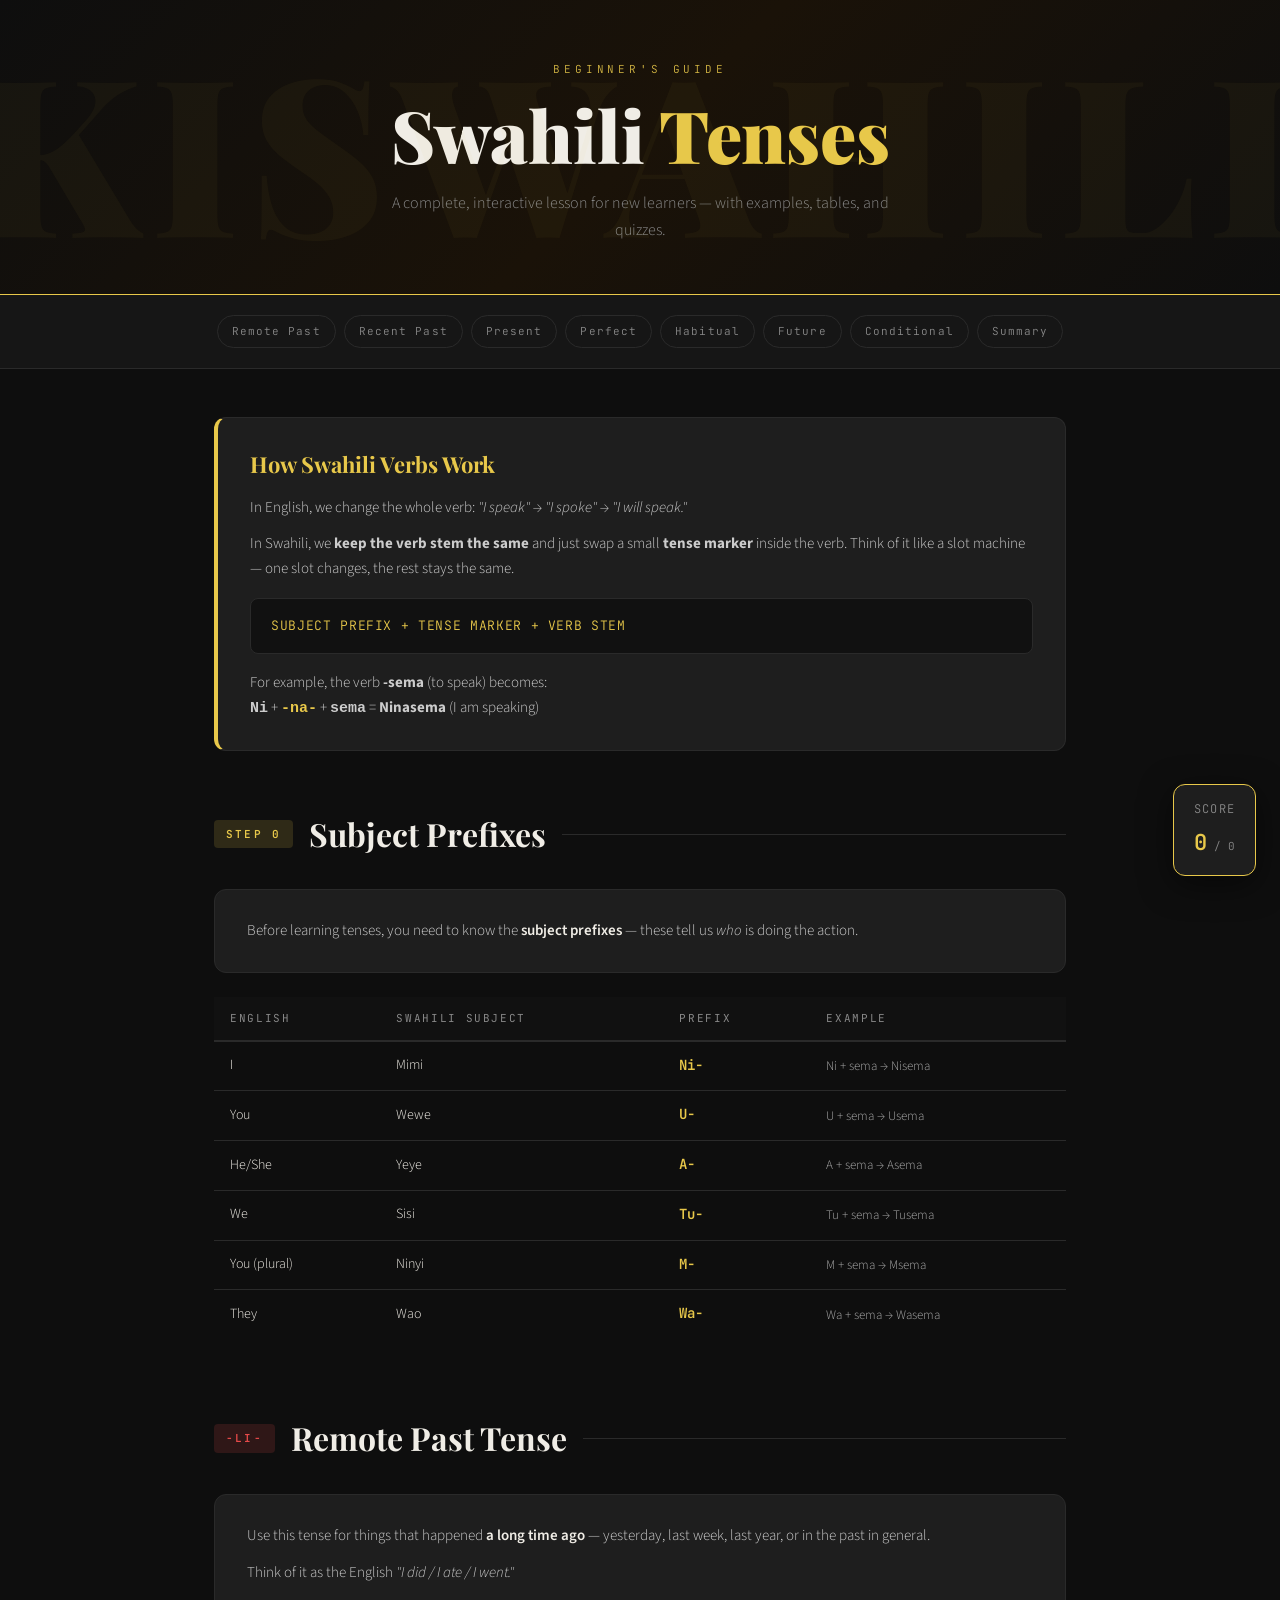
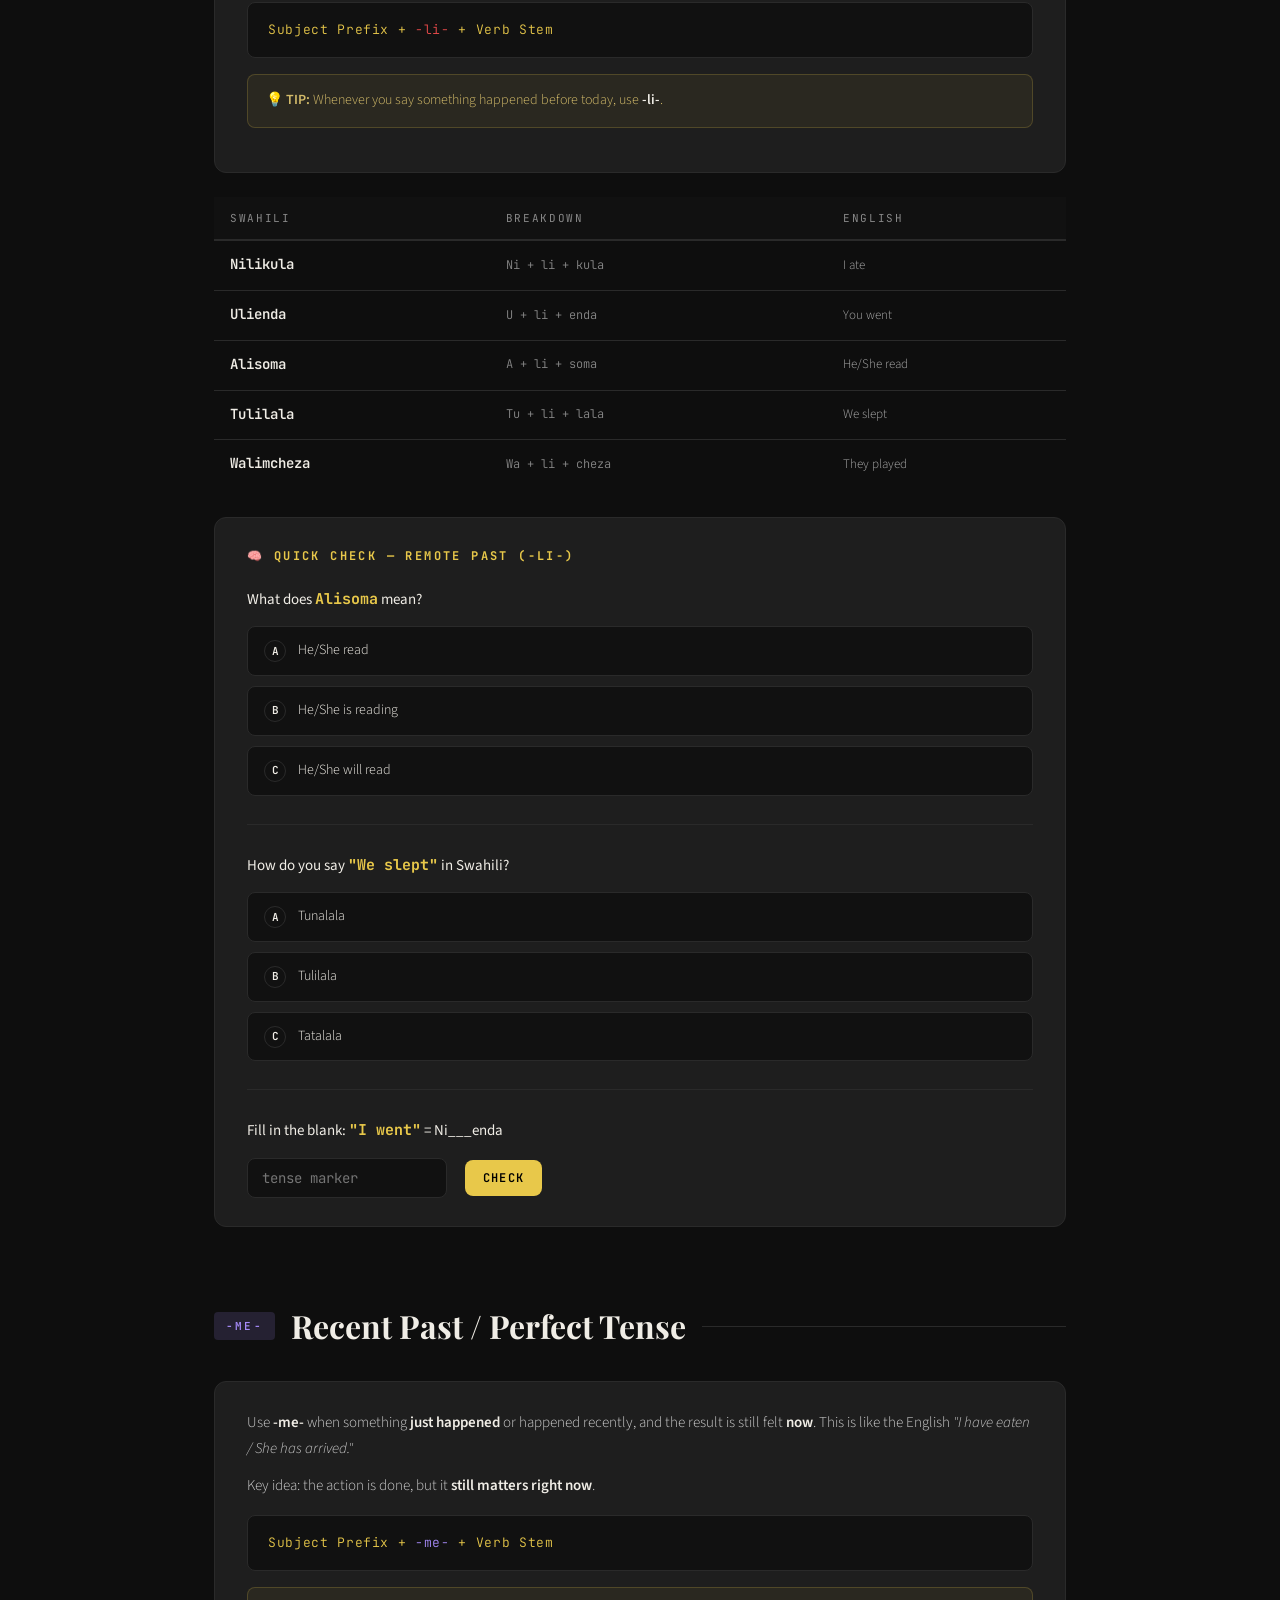
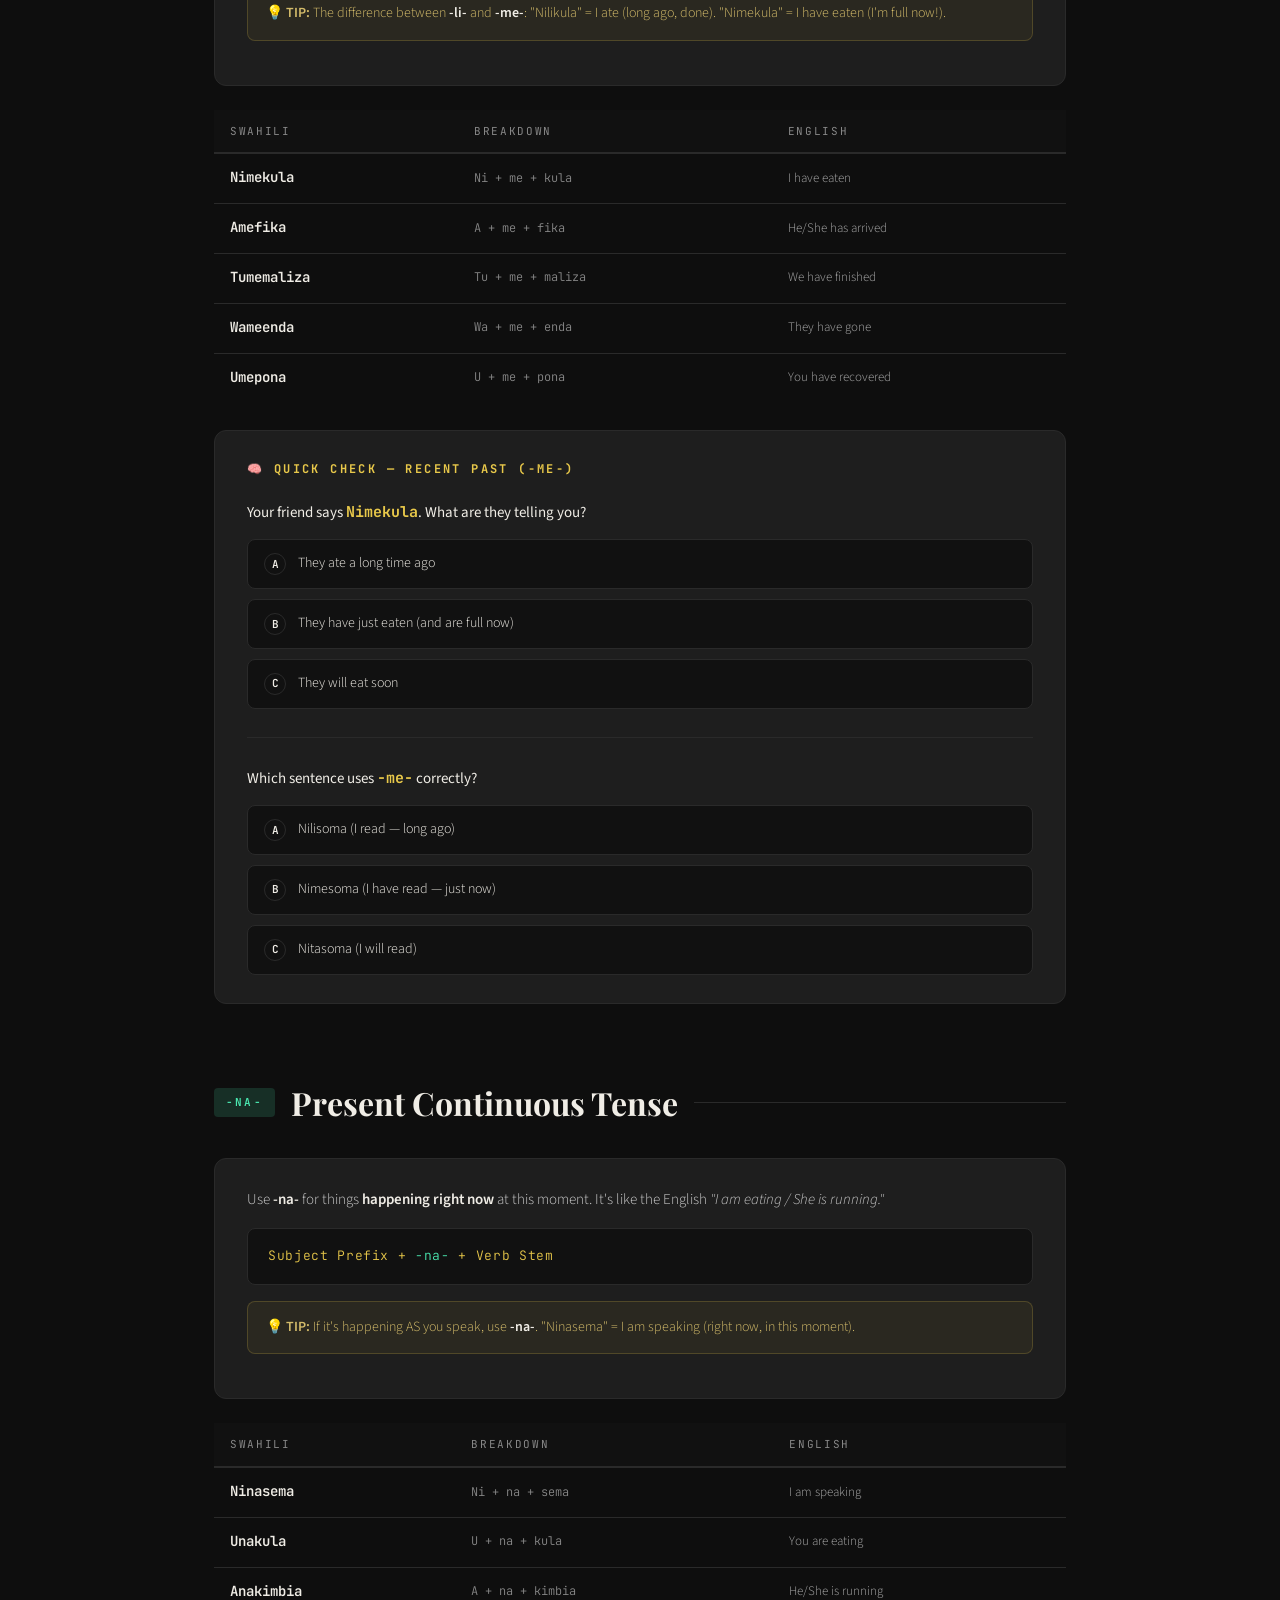
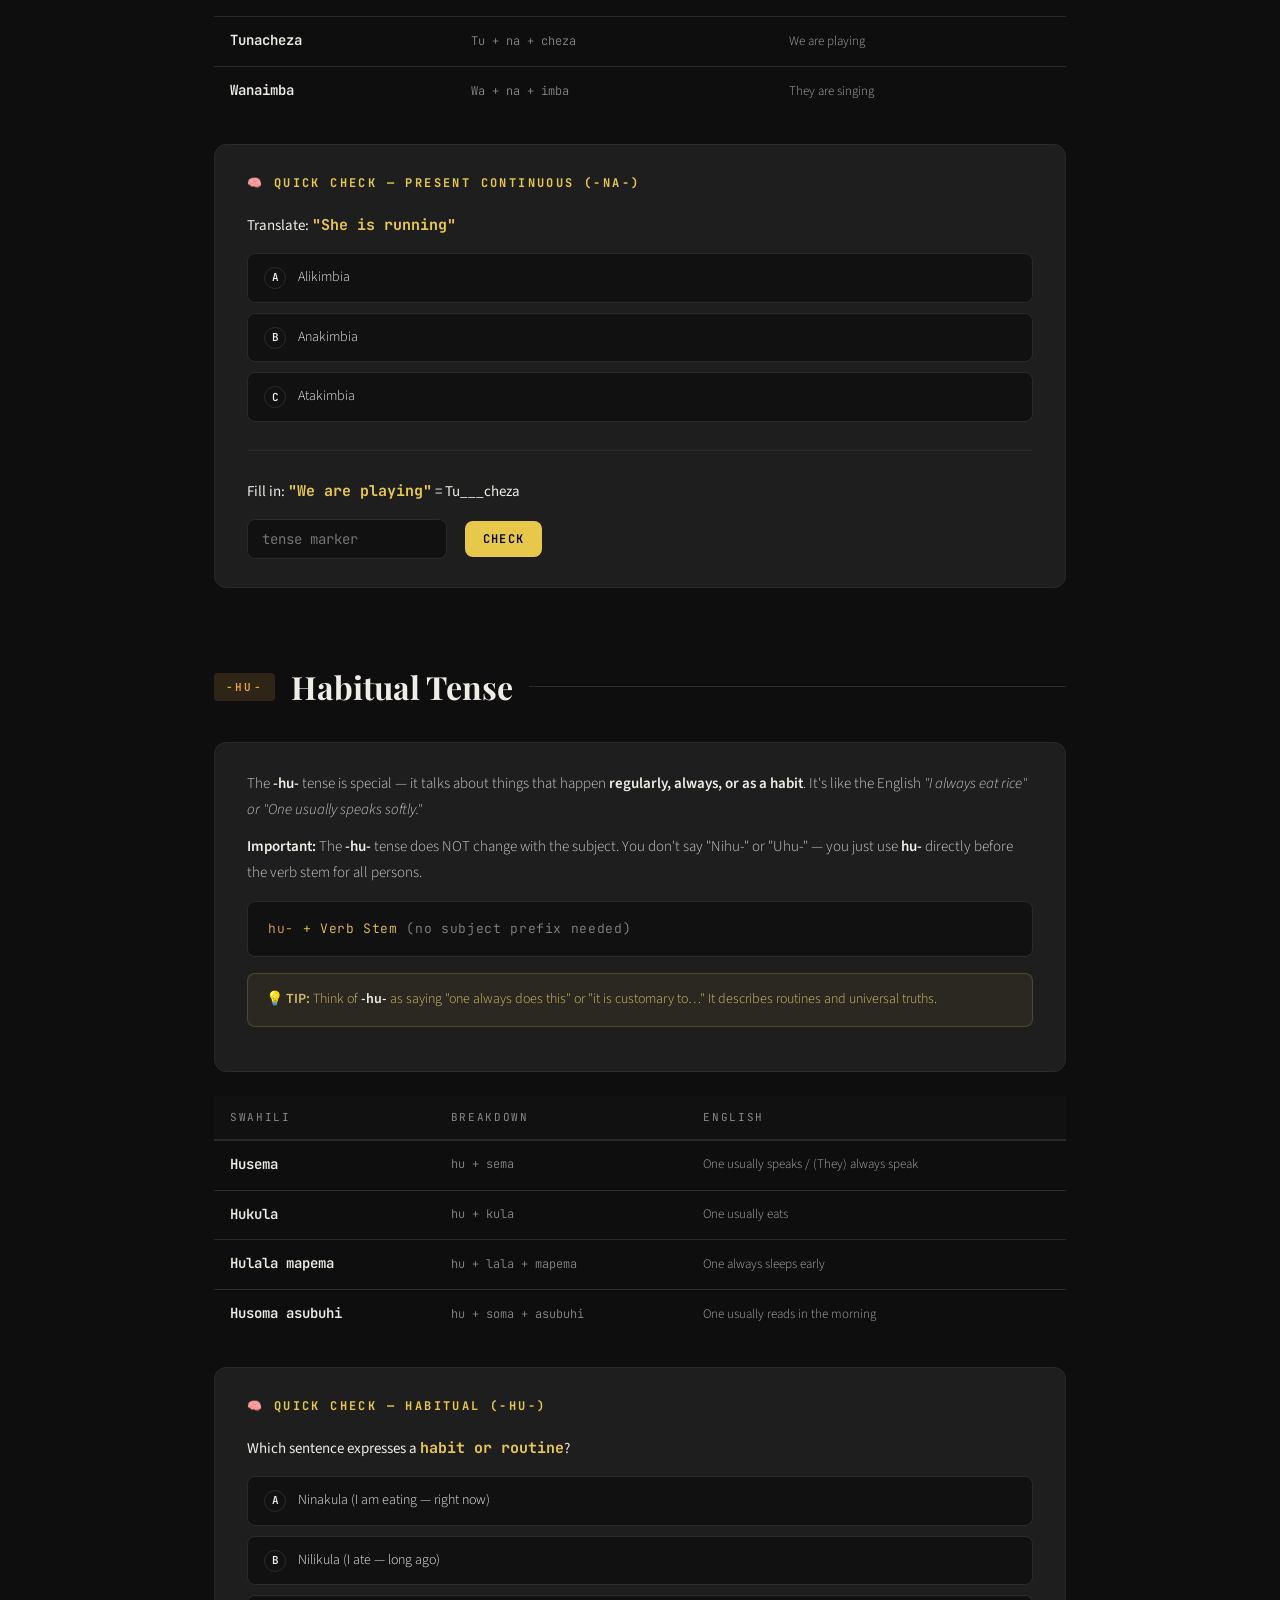
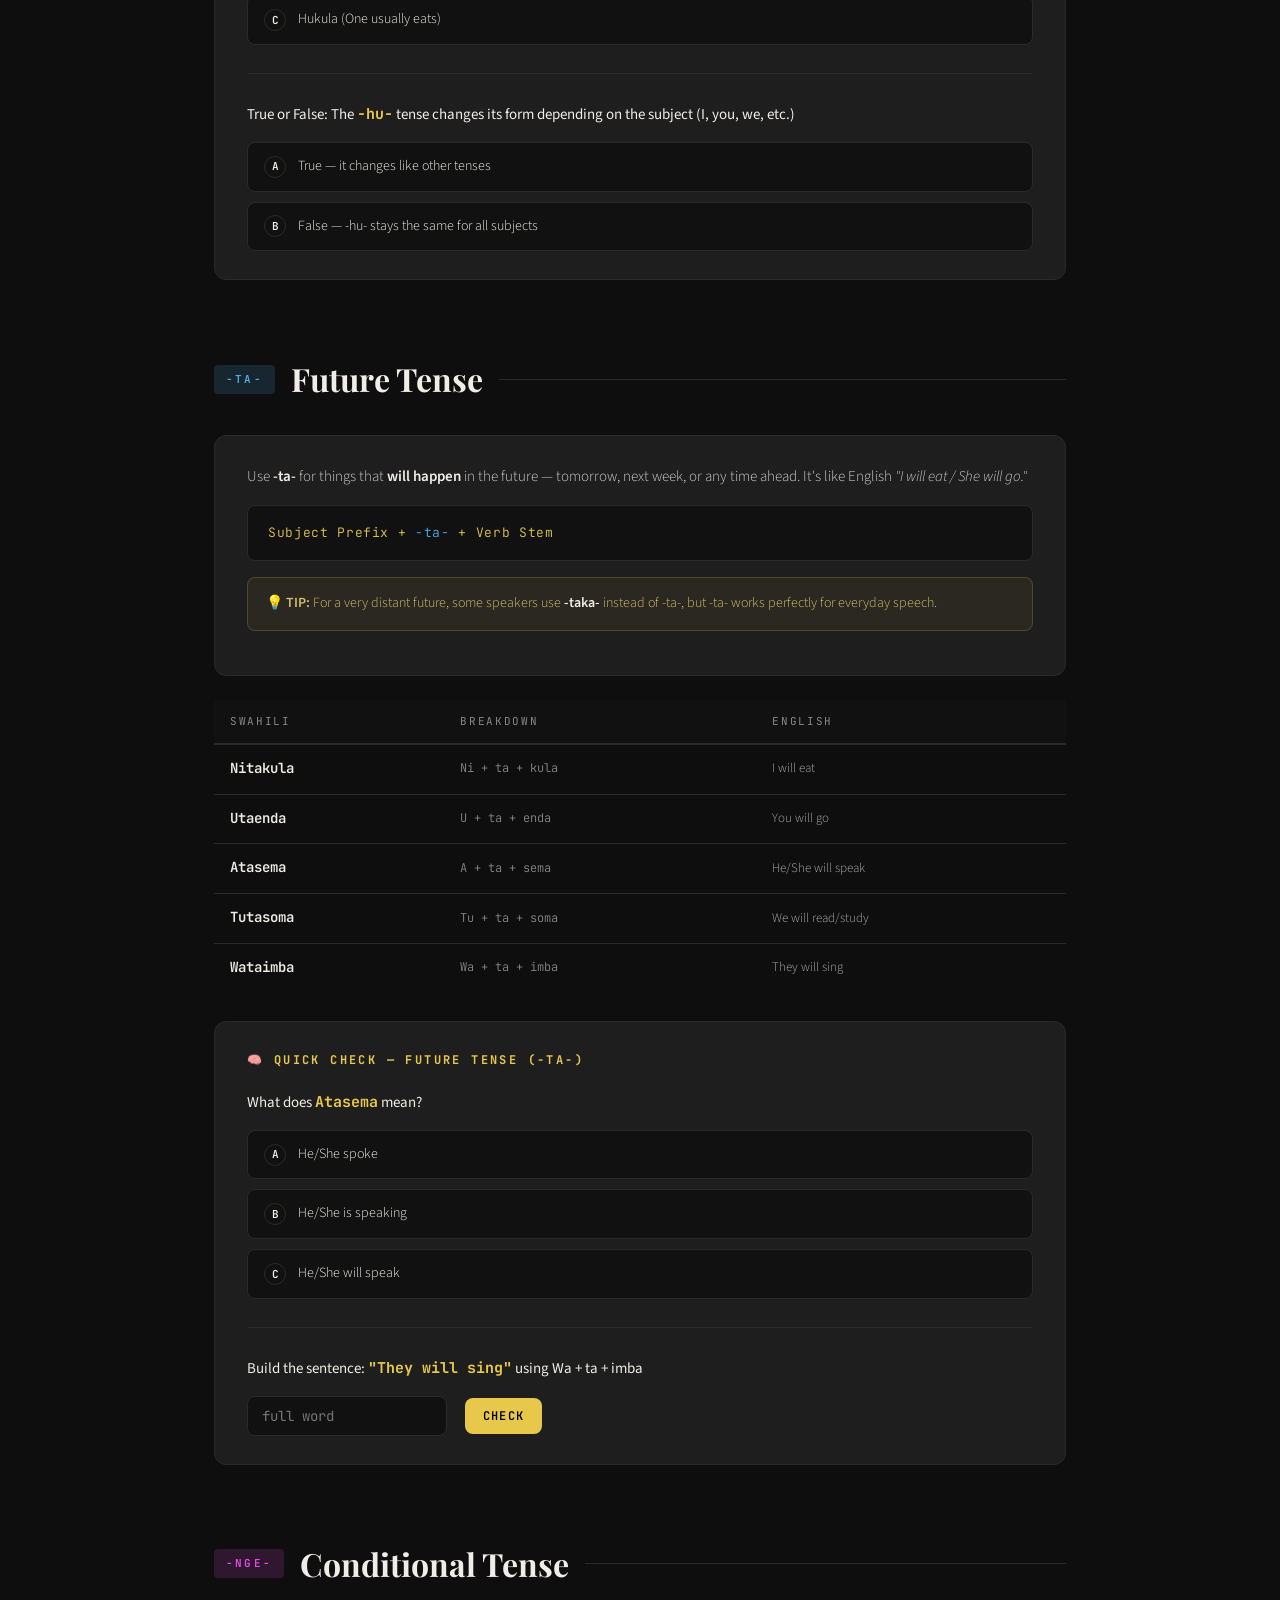
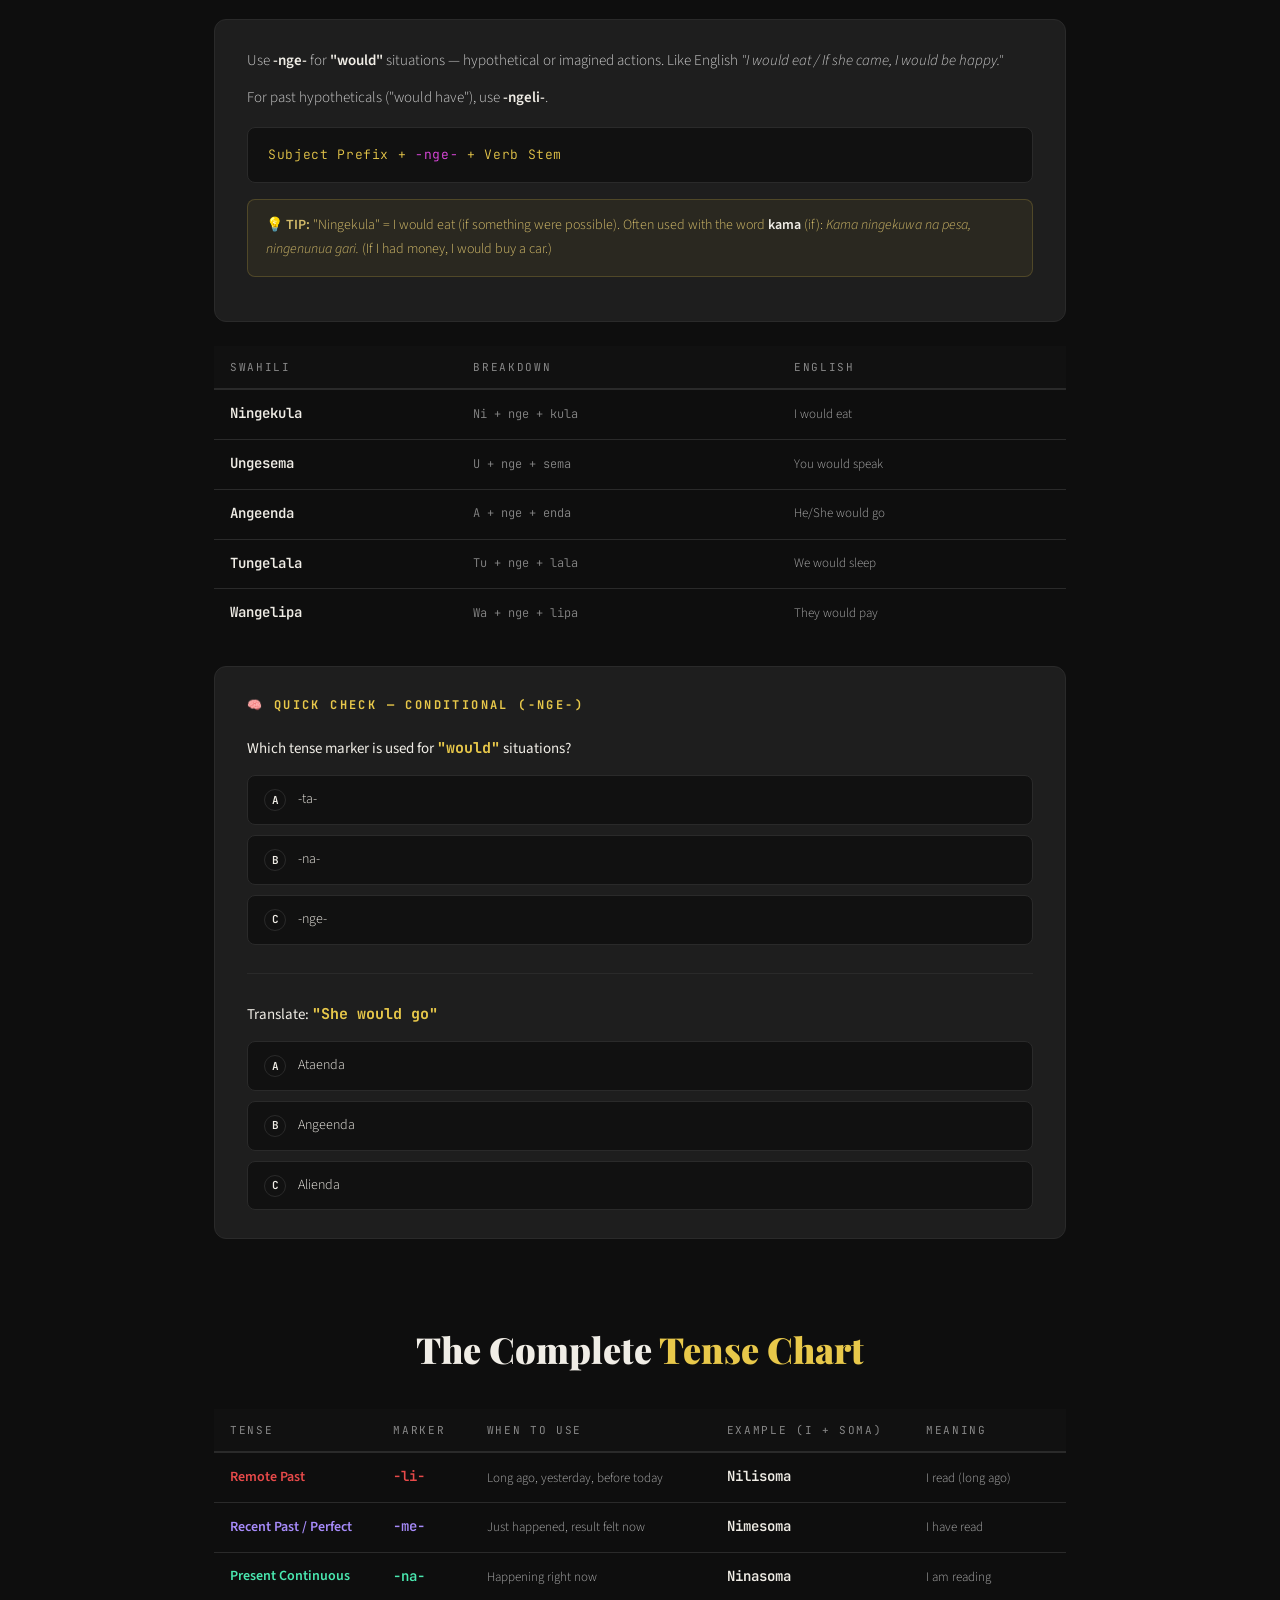
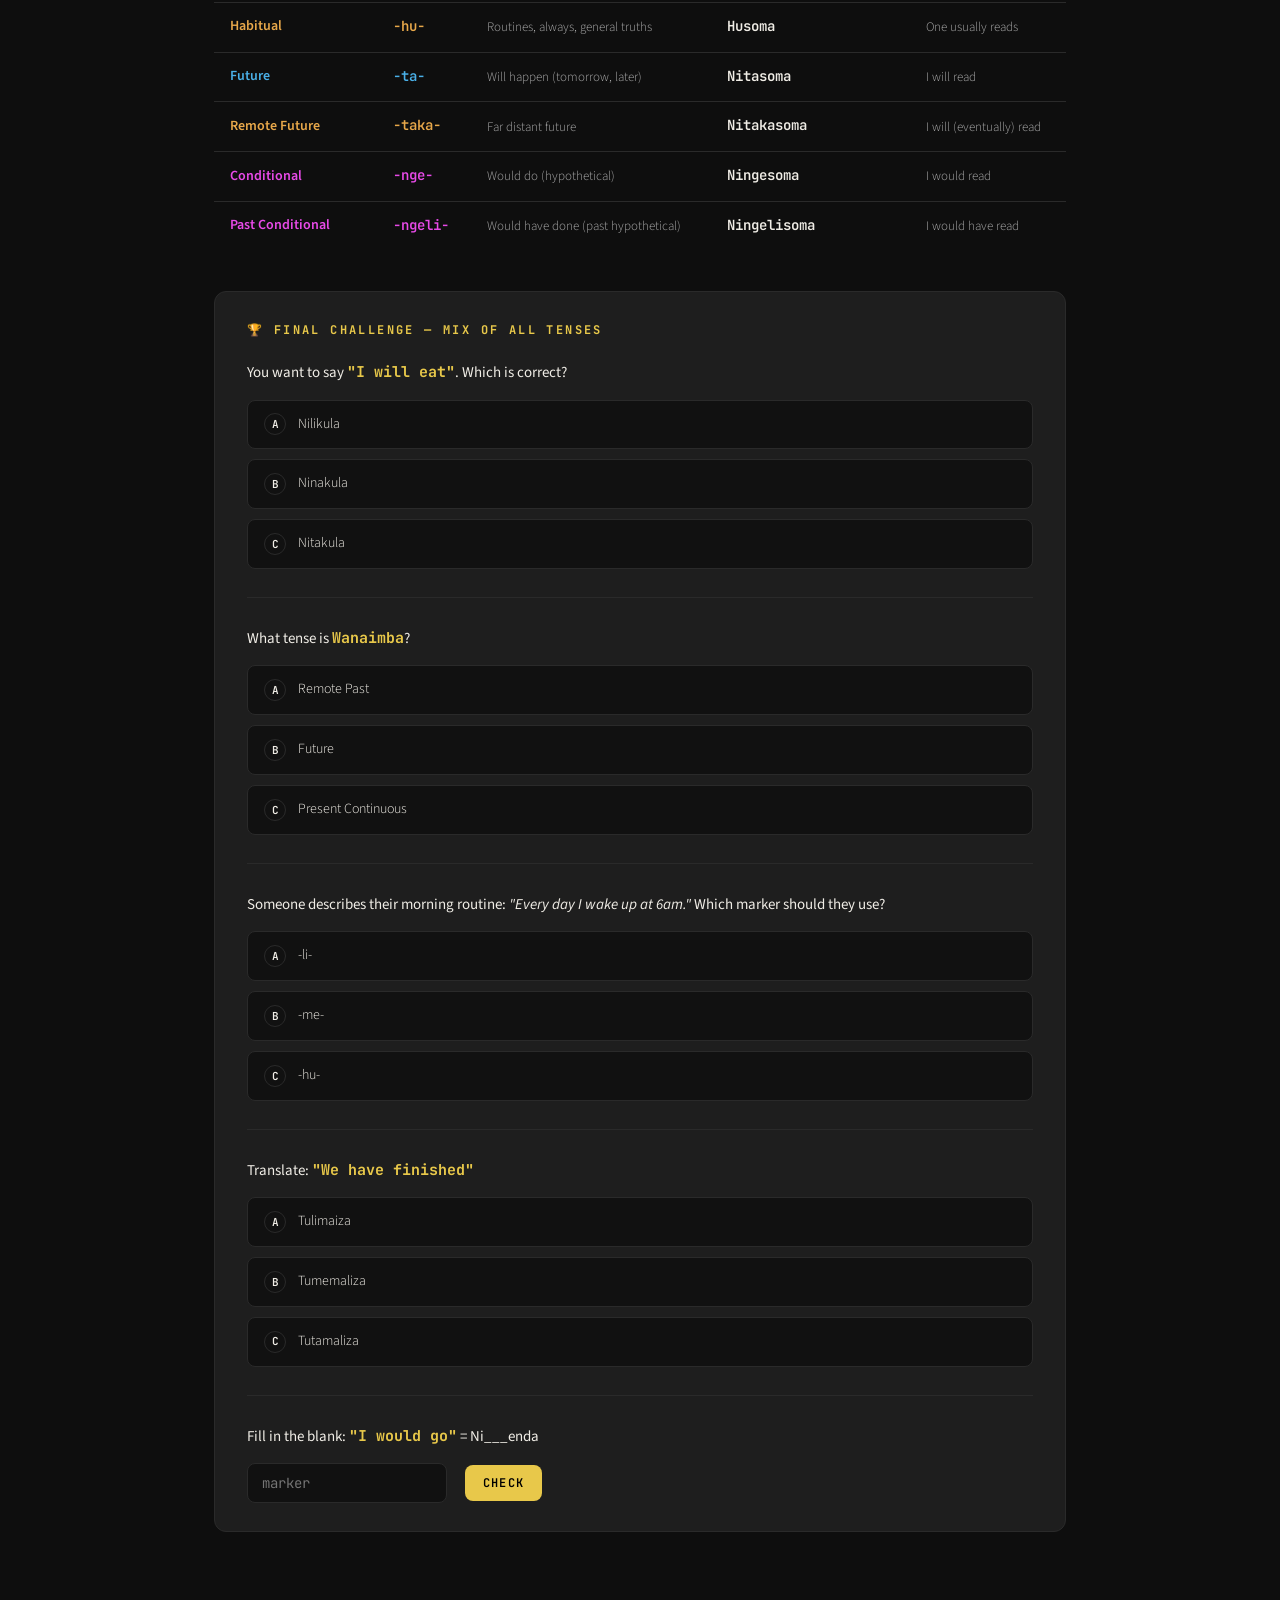
<file: lessons/swahili_tenses_lesson.html>
<!DOCTYPE html>
<html lang="en">
<head>
<meta charset="UTF-8">
<meta name="viewport" content="width=device-width, initial-scale=1.0">
<title>Swahili Tenses – Learn & Master</title>
<link href="https://fonts.googleapis.com/css2?family=Playfair+Display:wght@700;900&family=Source+Sans+3:wght@300;400;600&family=JetBrains+Mono:wght@400;600&display=swap" rel="stylesheet">
<style>
  :root {
    --bg: #0e0e0e;
    --surface: #161616;
    --card: #1e1e1e;
    --border: #2a2a2a;
    --accent: #e8c84a;
    --accent2: #4ae8b0;
    --accent3: #e84a7a;
    --text: #f0ede6;
    --muted: #888;
    --tense-past: #e84a4a;
    --tense-present: #4ae8b0;
    --tense-perfect: #a78bfa;
    --tense-future: #4ab0e8;
    --tense-habitual: #e8a84a;
    --tense-conditional: #e84ae8;
  }

  * { box-sizing: border-box; margin: 0; padding: 0; }

  body {
    background: var(--bg);
    color: var(--text);
    font-family: 'Source Sans 3', sans-serif;
    font-weight: 300;
    line-height: 1.7;
    min-height: 100vh;
  }

  /* HEADER */
  header {
    background: linear-gradient(135deg, #0e0e0e 0%, #1a1208 50%, #0e0e0e 100%);
    border-bottom: 1px solid var(--accent);
    padding: 60px 40px 50px;
    text-align: center;
    position: relative;
    overflow: hidden;
  }
  header::before {
    content: 'KISWAHILI';
    position: absolute;
    top: 50%;
    left: 50%;
    transform: translate(-50%, -50%);
    font-family: 'Playfair Display', serif;
    font-size: clamp(80px, 18vw, 220px);
    font-weight: 900;
    color: rgba(232,200,74,0.04);
    white-space: nowrap;
    pointer-events: none;
    letter-spacing: 0.05em;
  }
  .header-label {
    font-family: 'JetBrains Mono', monospace;
    font-size: 11px;
    letter-spacing: 0.35em;
    color: var(--accent);
    text-transform: uppercase;
    margin-bottom: 16px;
    opacity: 0.9;
  }
  header h1 {
    font-family: 'Playfair Display', serif;
    font-size: clamp(32px, 6vw, 72px);
    font-weight: 900;
    line-height: 1.1;
    margin-bottom: 16px;
  }
  header h1 span { color: var(--accent); }
  header p {
    font-size: 16px;
    color: var(--muted);
    max-width: 520px;
    margin: 0 auto;
    font-weight: 300;
  }

  /* NAV DOTS */
  .nav-bar {
    display: flex;
    justify-content: center;
    gap: 8px;
    padding: 20px;
    background: var(--surface);
    border-bottom: 1px solid var(--border);
    flex-wrap: wrap;
  }
  .nav-dot {
    font-family: 'JetBrains Mono', monospace;
    font-size: 11px;
    letter-spacing: 0.1em;
    padding: 6px 14px;
    border-radius: 20px;
    border: 1px solid var(--border);
    cursor: pointer;
    transition: all 0.2s;
    text-decoration: none;
    color: var(--muted);
  }
  .nav-dot:hover { border-color: var(--accent); color: var(--accent); }

  /* MAIN LAYOUT */
  main { max-width: 900px; margin: 0 auto; padding: 48px 24px 100px; }

  /* INTRO BOX */
  .intro-box {
    background: var(--card);
    border: 1px solid var(--border);
    border-left: 4px solid var(--accent);
    border-radius: 12px;
    padding: 28px 32px;
    margin-bottom: 56px;
  }
  .intro-box h2 {
    font-family: 'Playfair Display', serif;
    font-size: 22px;
    color: var(--accent);
    margin-bottom: 12px;
  }
  .intro-box p { color: #ccc; font-size: 15px; }

  /* SECTION */
  .tense-section {
    margin-bottom: 72px;
    scroll-margin-top: 20px;
  }
  .section-header {
    display: flex;
    align-items: center;
    gap: 16px;
    margin-bottom: 28px;
  }
  .tense-badge {
    font-family: 'JetBrains Mono', monospace;
    font-size: 11px;
    letter-spacing: 0.2em;
    padding: 5px 12px;
    border-radius: 4px;
    font-weight: 600;
    text-transform: uppercase;
    white-space: nowrap;
  }
  .section-header h2 {
    font-family: 'Playfair Display', serif;
    font-size: clamp(22px, 4vw, 32px);
    font-weight: 700;
  }
  .section-divider {
    flex: 1;
    height: 1px;
    background: var(--border);
  }

  /* EXPLANATION CARD */
  .explain-card {
    background: var(--card);
    border: 1px solid var(--border);
    border-radius: 12px;
    padding: 28px 32px;
    margin-bottom: 24px;
  }
  .explain-card p { color: #ccc; font-size: 15px; margin-bottom: 12px; }
  .explain-card p:last-child { margin-bottom: 0; }
  .explain-card strong { color: var(--text); font-weight: 600; }
  .marker-highlight {
    display: inline-block;
    font-family: 'JetBrains Mono', monospace;
    font-weight: 600;
    font-size: 15px;
    padding: 2px 8px;
    border-radius: 4px;
    margin: 0 2px;
  }

  /* FORMULA */
  .formula {
    background: #111;
    border: 1px solid var(--border);
    border-radius: 8px;
    padding: 16px 20px;
    margin: 16px 0;
    font-family: 'JetBrains Mono', monospace;
    font-size: 13px;
    color: var(--accent);
    letter-spacing: 0.05em;
  }
  .formula span { color: var(--muted); }

  /* TABLE */
  .tense-table {
    width: 100%;
    border-collapse: collapse;
    margin-bottom: 24px;
    font-size: 14px;
  }
  .tense-table thead tr {
    background: #111;
    border-bottom: 2px solid var(--border);
  }
  .tense-table th {
    padding: 12px 16px;
    text-align: left;
    font-family: 'JetBrains Mono', monospace;
    font-size: 11px;
    letter-spacing: 0.15em;
    color: var(--muted);
    text-transform: uppercase;
    font-weight: 400;
  }
  .tense-table td {
    padding: 12px 16px;
    border-bottom: 1px solid var(--border);
    vertical-align: middle;
  }
  .tense-table tr:last-child td { border-bottom: none; }
  .tense-table tr:hover td { background: rgba(255,255,255,0.02); }
  .swahili-word {
    font-family: 'JetBrains Mono', monospace;
    font-weight: 600;
    font-size: 14px;
  }
  .english-text { color: #aaa; font-size: 13px; }
  .breakdown {
    font-family: 'JetBrains Mono', monospace;
    font-size: 12px;
    color: var(--muted);
  }

  /* EXAMPLES GRID */
  .examples-grid {
    display: grid;
    grid-template-columns: repeat(auto-fill, minmax(260px, 1fr));
    gap: 16px;
    margin-bottom: 24px;
  }
  .example-card {
    background: #111;
    border: 1px solid var(--border);
    border-radius: 10px;
    padding: 18px 20px;
    transition: border-color 0.2s, transform 0.2s;
  }
  .example-card:hover { border-color: var(--accent); transform: translateY(-2px); }
  .example-swahili {
    font-family: 'Playfair Display', serif;
    font-size: 18px;
    font-weight: 700;
    margin-bottom: 6px;
  }
  .example-english { color: #aaa; font-size: 13px; margin-bottom: 8px; }
  .example-breakdown {
    font-family: 'JetBrains Mono', monospace;
    font-size: 11px;
    color: var(--muted);
    border-top: 1px solid var(--border);
    padding-top: 8px;
  }

  /* QUIZ */
  .quiz-section {
    background: var(--card);
    border: 1px solid var(--border);
    border-radius: 12px;
    padding: 28px 32px;
    margin-top: 28px;
  }
  .quiz-section h3 {
    font-family: 'JetBrains Mono', monospace;
    font-size: 12px;
    letter-spacing: 0.2em;
    color: var(--accent);
    text-transform: uppercase;
    margin-bottom: 20px;
  }
  .quiz-question {
    margin-bottom: 28px;
    padding-bottom: 28px;
    border-bottom: 1px solid var(--border);
  }
  .quiz-question:last-child { margin-bottom: 0; padding-bottom: 0; border-bottom: none; }
  .quiz-q {
    font-size: 15px;
    color: var(--text);
    margin-bottom: 14px;
    font-weight: 400;
  }
  .quiz-q strong { color: var(--accent); font-family: 'JetBrains Mono', monospace; }
  .quiz-options { display: flex; flex-direction: column; gap: 10px; }
  .quiz-opt {
    background: #111;
    border: 1px solid var(--border);
    border-radius: 8px;
    padding: 12px 16px;
    cursor: pointer;
    font-size: 14px;
    transition: all 0.2s;
    display: flex;
    align-items: center;
    gap: 12px;
    color: var(--text);
  }
  .quiz-opt:hover { border-color: var(--accent); background: #1a1a0e; }
  .quiz-opt.correct { border-color: var(--accent2); background: rgba(74,232,176,0.08); color: var(--accent2); }
  .quiz-opt.wrong { border-color: var(--accent3); background: rgba(232,74,122,0.08); color: var(--accent3); }
  .quiz-opt.disabled { cursor: default; pointer-events: none; }
  .opt-letter {
    font-family: 'JetBrains Mono', monospace;
    font-size: 11px;
    width: 22px;
    height: 22px;
    border-radius: 50%;
    border: 1px solid var(--border);
    display: flex; align-items: center; justify-content: center;
    flex-shrink: 0;
    font-weight: 600;
  }
  .quiz-feedback {
    margin-top: 12px;
    font-size: 13px;
    padding: 10px 14px;
    border-radius: 6px;
    display: none;
  }
  .quiz-feedback.show { display: block; }
  .quiz-feedback.correct-fb { background: rgba(74,232,176,0.1); color: var(--accent2); border: 1px solid rgba(74,232,176,0.3); }
  .quiz-feedback.wrong-fb { background: rgba(232,74,122,0.1); color: var(--accent3); border: 1px solid rgba(232,74,122,0.3); }

  /* FILL IN THE BLANK */
  .fill-blank-input {
    background: #111;
    border: 1px solid var(--border);
    border-radius: 8px;
    padding: 10px 14px;
    font-family: 'JetBrains Mono', monospace;
    font-size: 14px;
    color: var(--text);
    width: 200px;
    outline: none;
    transition: border-color 0.2s;
  }
  .fill-blank-input:focus { border-color: var(--accent); }
  .fill-blank-input.correct { border-color: var(--accent2); color: var(--accent2); }
  .fill-blank-input.wrong { border-color: var(--accent3); color: var(--accent3); }
  .check-btn {
    background: var(--accent);
    color: #000;
    border: none;
    border-radius: 8px;
    padding: 10px 18px;
    font-family: 'JetBrains Mono', monospace;
    font-size: 12px;
    font-weight: 600;
    letter-spacing: 0.1em;
    cursor: pointer;
    transition: opacity 0.2s;
    margin-left: 10px;
    text-transform: uppercase;
  }
  .check-btn:hover { opacity: 0.85; }
  .input-row { display: flex; align-items: center; flex-wrap: wrap; gap: 8px; margin-top: 10px; }

  /* SUMMARY TABLE */
  .summary-section {
    margin-top: 80px;
    scroll-margin-top: 20px;
  }
  .summary-section h2 {
    font-family: 'Playfair Display', serif;
    font-size: clamp(24px, 4vw, 36px);
    font-weight: 900;
    margin-bottom: 28px;
    text-align: center;
  }
  .summary-section h2 span { color: var(--accent); }

  /* SCORE TRACKER */
  .score-tracker {
    position: fixed;
    bottom: 24px;
    right: 24px;
    background: var(--card);
    border: 1px solid var(--accent);
    border-radius: 12px;
    padding: 14px 20px;
    font-family: 'JetBrains Mono', monospace;
    font-size: 12px;
    z-index: 100;
    box-shadow: 0 8px 32px rgba(0,0,0,0.5);
  }
  .score-label { color: var(--muted); letter-spacing: 0.1em; margin-bottom: 4px; }
  .score-val { color: var(--accent); font-size: 22px; font-weight: 600; }
  .score-total { color: var(--muted); font-size: 11px; }

  /* tip */
  .tip-box {
    background: rgba(232,200,74,0.06);
    border: 1px solid rgba(232,200,74,0.2);
    border-radius: 8px;
    padding: 14px 18px;
    margin: 16px 0;
    font-size: 14px;
    color: #d4bc6a;
  }
  .tip-box::before { content: '💡 TIP: '; font-weight: 600; }

  @media (max-width: 600px) {
    main { padding: 32px 16px 80px; }
    .explain-card, .quiz-section { padding: 20px; }
    .score-tracker { bottom: 16px; right: 16px; }
  }
</style>
</head>
<body>

<header>
  <div class="header-label">Beginner's Guide</div>
  <h1>Swahili <span>Tenses</span></h1>
  <p>A complete, interactive lesson for new learners — with examples, tables, and quizzes.</p>
</header>

<div class="nav-bar">
  <a class="nav-dot" href="#past">Remote Past</a>
  <a class="nav-dot" href="#recent">Recent Past</a>
  <a class="nav-dot" href="#present">Present</a>
  <a class="nav-dot" href="#perfect">Perfect</a>
  <a class="nav-dot" href="#habitual">Habitual</a>
  <a class="nav-dot" href="#future">Future</a>
  <a class="nav-dot" href="#conditional">Conditional</a>
  <a class="nav-dot" href="#summary">Summary</a>
</div>

<main>

  <div class="intro-box">
    <h2>How Swahili Verbs Work</h2>
    <p>In English, we change the whole verb: <em>"I speak" → "I spoke" → "I will speak."</em></p>
    <p style="margin-top:10px;">In Swahili, we <strong>keep the verb stem the same</strong> and just swap a small <strong>tense marker</strong> inside the verb. Think of it like a slot machine — one slot changes, the rest stays the same.</p>
    <div class="formula">
      SUBJECT PREFIX + <span style="color:var(--accent)">TENSE MARKER</span> + VERB STEM
    </div>
    <p>For example, the verb <strong>-sema</strong> (to speak) becomes:<br>
    <strong style="font-family:monospace">Ni</strong> + <strong style="color:var(--accent);font-family:monospace">-na-</strong> + <strong style="font-family:monospace">sema</strong> = <strong>Ninasema</strong> (I am speaking)</p>
  </div>

  <!-- SUBJECT PREFIXES TABLE -->
  <div class="tense-section" id="prefixes">
    <div class="section-header">
      <span class="tense-badge" style="background:rgba(232,200,74,0.15);color:var(--accent);">Step 0</span>
      <h2>Subject Prefixes</h2>
      <div class="section-divider"></div>
    </div>
    <div class="explain-card">
      <p>Before learning tenses, you need to know the <strong>subject prefixes</strong> — these tell us <em>who</em> is doing the action.</p>
    </div>
    <table class="tense-table">
      <thead><tr><th>English</th><th>Swahili Subject</th><th>Prefix</th><th>Example</th></tr></thead>
      <tbody>
        <tr><td>I</td><td>Mimi</td><td><span class="swahili-word" style="color:var(--accent)">Ni-</span></td><td class="english-text">Ni + sema → Nisema</td></tr>
        <tr><td>You</td><td>Wewe</td><td><span class="swahili-word" style="color:var(--accent)">U-</span></td><td class="english-text">U + sema → Usema</td></tr>
        <tr><td>He/She</td><td>Yeye</td><td><span class="swahili-word" style="color:var(--accent)">A-</span></td><td class="english-text">A + sema → Asema</td></tr>
        <tr><td>We</td><td>Sisi</td><td><span class="swahili-word" style="color:var(--accent)">Tu-</span></td><td class="english-text">Tu + sema → Tusema</td></tr>
        <tr><td>You (plural)</td><td>Ninyi</td><td><span class="swahili-word" style="color:var(--accent)">M-</span></td><td class="english-text">M + sema → Msema</td></tr>
        <tr><td>They</td><td>Wao</td><td><span class="swahili-word" style="color:var(--accent)">Wa-</span></td><td class="english-text">Wa + sema → Wasema</td></tr>
      </tbody>
    </table>
  </div>

  <!-- ===== 1. REMOTE PAST ===== -->
  <div class="tense-section" id="past">
    <div class="section-header">
      <span class="tense-badge" style="background:rgba(232,74,74,0.15);color:var(--tense-past);">-LI-</span>
      <h2>Remote Past Tense</h2>
      <div class="section-divider"></div>
    </div>
    <div class="explain-card">
      <p>Use this tense for things that happened <strong>a long time ago</strong> — yesterday, last week, last year, or in the past in general.</p>
      <p>Think of it as the English <em>"I did / I ate / I went."</em></p>
      <div class="formula">Subject Prefix + <span style="color:var(--tense-past)">-li-</span> + Verb Stem</div>
      <div class="tip-box">Whenever you say something happened before today, use <strong>-li-</strong>.</div>
    </div>
    <table class="tense-table">
      <thead><tr><th>Swahili</th><th>Breakdown</th><th>English</th></tr></thead>
      <tbody>
        <tr>
          <td><span class="swahili-word">Nilikula</span></td>
          <td><span class="breakdown">Ni + li + kula</span></td>
          <td><span class="english-text">I ate</span></td>
        </tr>
        <tr>
          <td><span class="swahili-word">Ulienda</span></td>
          <td><span class="breakdown">U + li + enda</span></td>
          <td><span class="english-text">You went</span></td>
        </tr>
        <tr>
          <td><span class="swahili-word">Alisoma</span></td>
          <td><span class="breakdown">A + li + soma</span></td>
          <td><span class="english-text">He/She read</span></td>
        </tr>
        <tr>
          <td><span class="swahili-word">Tulilala</span></td>
          <td><span class="breakdown">Tu + li + lala</span></td>
          <td><span class="english-text">We slept</span></td>
        </tr>
        <tr>
          <td><span class="swahili-word">Walimcheza</span></td>
          <td><span class="breakdown">Wa + li + cheza</span></td>
          <td><span class="english-text">They played</span></td>
        </tr>
      </tbody>
    </table>

    <div class="quiz-section">
      <h3>🧠 Quick Check — Remote Past (-li-)</h3>
      <div class="quiz-question">
        <div class="quiz-q">What does <strong>Alisoma</strong> mean?</div>
        <div class="quiz-options">
          <div class="quiz-opt" onclick="checkAnswer(this, true, 'q1')"><span class="opt-letter">A</span>He/She read</div>
          <div class="quiz-opt" onclick="checkAnswer(this, false, 'q1')"><span class="opt-letter">B</span>He/She is reading</div>
          <div class="quiz-opt" onclick="checkAnswer(this, false, 'q1')"><span class="opt-letter">C</span>He/She will read</div>
        </div>
        <div class="quiz-feedback" id="fb-q1"></div>
      </div>
      <div class="quiz-question">
        <div class="quiz-q">How do you say <strong>"We slept"</strong> in Swahili?</div>
        <div class="quiz-options">
          <div class="quiz-opt" onclick="checkAnswer(this, false, 'q2')"><span class="opt-letter">A</span>Tunalala</div>
          <div class="quiz-opt" onclick="checkAnswer(this, true, 'q2')"><span class="opt-letter">B</span>Tulilala</div>
          <div class="quiz-opt" onclick="checkAnswer(this, false, 'q2')"><span class="opt-letter">C</span>Tatalala</div>
        </div>
        <div class="quiz-feedback" id="fb-q2"></div>
      </div>
      <div class="quiz-question">
        <div class="quiz-q">Fill in the blank: <strong>"I went"</strong> = Ni___enda</div>
        <div class="input-row">
          <input type="text" class="fill-blank-input" id="fill1" placeholder="tense marker">
          <button class="check-btn" onclick="checkFill('fill1','li','fb-fill1','Correct! Ni+li+enda = Nilienda (I went)','The answer is -li- because this is a past action. Ni+li+enda = Nilienda')">Check</button>
        </div>
        <div class="quiz-feedback" id="fb-fill1"></div>
      </div>
    </div>
  </div>

  <!-- ===== 2. RECENT PAST (-ME-) ===== -->
  <div class="tense-section" id="recent">
    <div class="section-header">
      <span class="tense-badge" style="background:rgba(167,139,250,0.15);color:var(--tense-perfect);">-ME-</span>
      <h2>Recent Past / Perfect Tense</h2>
      <div class="section-divider"></div>
    </div>
    <div class="explain-card">
      <p>Use <strong>-me-</strong> when something <strong>just happened</strong> or happened recently, and the result is still felt <strong>now</strong>. This is like the English <em>"I have eaten / She has arrived."</em></p>
      <p>Key idea: the action is done, but it <strong>still matters right now</strong>.</p>
      <div class="formula">Subject Prefix + <span style="color:var(--tense-perfect)">-me-</span> + Verb Stem</div>
      <div class="tip-box">The difference between <strong>-li-</strong> and <strong>-me-</strong>: "Nilikula" = I ate (long ago, done). "Nimekula" = I have eaten (I'm full now!).</div>
    </div>
    <table class="tense-table">
      <thead><tr><th>Swahili</th><th>Breakdown</th><th>English</th></tr></thead>
      <tbody>
        <tr><td><span class="swahili-word">Nimekula</span></td><td><span class="breakdown">Ni + me + kula</span></td><td><span class="english-text">I have eaten</span></td></tr>
        <tr><td><span class="swahili-word">Amefika</span></td><td><span class="breakdown">A + me + fika</span></td><td><span class="english-text">He/She has arrived</span></td></tr>
        <tr><td><span class="swahili-word">Tumemaliza</span></td><td><span class="breakdown">Tu + me + maliza</span></td><td><span class="english-text">We have finished</span></td></tr>
        <tr><td><span class="swahili-word">Wameenda</span></td><td><span class="breakdown">Wa + me + enda</span></td><td><span class="english-text">They have gone</span></td></tr>
        <tr><td><span class="swahili-word">Umepona</span></td><td><span class="breakdown">U + me + pona</span></td><td><span class="english-text">You have recovered</span></td></tr>
      </tbody>
    </table>
    <div class="quiz-section">
      <h3>🧠 Quick Check — Recent Past (-me-)</h3>
      <div class="quiz-question">
        <div class="quiz-q">Your friend says <strong>Nimekula</strong>. What are they telling you?</div>
        <div class="quiz-options">
          <div class="quiz-opt" onclick="checkAnswer(this, false, 'q3')"><span class="opt-letter">A</span>They ate a long time ago</div>
          <div class="quiz-opt" onclick="checkAnswer(this, true, 'q3')"><span class="opt-letter">B</span>They have just eaten (and are full now)</div>
          <div class="quiz-opt" onclick="checkAnswer(this, false, 'q3')"><span class="opt-letter">C</span>They will eat soon</div>
        </div>
        <div class="quiz-feedback" id="fb-q3"></div>
      </div>
      <div class="quiz-question">
        <div class="quiz-q">Which sentence uses <strong>-me-</strong> correctly?</div>
        <div class="quiz-options">
          <div class="quiz-opt" onclick="checkAnswer(this, false, 'q4')"><span class="opt-letter">A</span>Nilisoma (I read — long ago)</div>
          <div class="quiz-opt" onclick="checkAnswer(this, true, 'q4')"><span class="opt-letter">B</span>Nimesoma (I have read — just now)</div>
          <div class="quiz-opt" onclick="checkAnswer(this, false, 'q4')"><span class="opt-letter">C</span>Nitasoma (I will read)</div>
        </div>
        <div class="quiz-feedback" id="fb-q4"></div>
      </div>
    </div>
  </div>

  <!-- ===== 3. PRESENT CONTINUOUS (-NA-) ===== -->
  <div class="tense-section" id="present">
    <div class="section-header">
      <span class="tense-badge" style="background:rgba(74,232,176,0.15);color:var(--tense-present);">-NA-</span>
      <h2>Present Continuous Tense</h2>
      <div class="section-divider"></div>
    </div>
    <div class="explain-card">
      <p>Use <strong>-na-</strong> for things <strong>happening right now</strong> at this moment. It's like the English <em>"I am eating / She is running."</em></p>
      <div class="formula">Subject Prefix + <span style="color:var(--tense-present)">-na-</span> + Verb Stem</div>
      <div class="tip-box">If it's happening AS you speak, use <strong>-na-</strong>. "Ninasema" = I am speaking (right now, in this moment).</div>
    </div>
    <table class="tense-table">
      <thead><tr><th>Swahili</th><th>Breakdown</th><th>English</th></tr></thead>
      <tbody>
        <tr><td><span class="swahili-word">Ninasema</span></td><td><span class="breakdown">Ni + na + sema</span></td><td><span class="english-text">I am speaking</span></td></tr>
        <tr><td><span class="swahili-word">Unakula</span></td><td><span class="breakdown">U + na + kula</span></td><td><span class="english-text">You are eating</span></td></tr>
        <tr><td><span class="swahili-word">Anakimbia</span></td><td><span class="breakdown">A + na + kimbia</span></td><td><span class="english-text">He/She is running</span></td></tr>
        <tr><td><span class="swahili-word">Tunacheza</span></td><td><span class="breakdown">Tu + na + cheza</span></td><td><span class="english-text">We are playing</span></td></tr>
        <tr><td><span class="swahili-word">Wanaimba</span></td><td><span class="breakdown">Wa + na + imba</span></td><td><span class="english-text">They are singing</span></td></tr>
      </tbody>
    </table>
    <div class="quiz-section">
      <h3>🧠 Quick Check — Present Continuous (-na-)</h3>
      <div class="quiz-question">
        <div class="quiz-q">Translate: <strong>"She is running"</strong></div>
        <div class="quiz-options">
          <div class="quiz-opt" onclick="checkAnswer(this, false, 'q5')"><span class="opt-letter">A</span>Alikimbia</div>
          <div class="quiz-opt" onclick="checkAnswer(this, true, 'q5')"><span class="opt-letter">B</span>Anakimbia</div>
          <div class="quiz-opt" onclick="checkAnswer(this, false, 'q5')"><span class="opt-letter">C</span>Atakimbia</div>
        </div>
        <div class="quiz-feedback" id="fb-q5"></div>
      </div>
      <div class="quiz-question">
        <div class="quiz-q">Fill in: <strong>"We are playing"</strong> = Tu___cheza</div>
        <div class="input-row">
          <input type="text" class="fill-blank-input" id="fill2" placeholder="tense marker">
          <button class="check-btn" onclick="checkFill('fill2','na','fb-fill2','Correct! Tu+na+cheza = Tunacheza','Use -na- for actions happening right now. Tu+na+cheza = Tunacheza')">Check</button>
        </div>
        <div class="quiz-feedback" id="fb-fill2"></div>
      </div>
    </div>
  </div>

  <!-- ===== 4. HABITUAL (-HU-) ===== -->
  <div class="tense-section" id="habitual">
    <div class="section-header">
      <span class="tense-badge" style="background:rgba(232,168,74,0.15);color:var(--tense-habitual);">-HU-</span>
      <h2>Habitual Tense</h2>
      <div class="section-divider"></div>
    </div>
    <div class="explain-card">
      <p>The <strong>-hu-</strong> tense is special — it talks about things that happen <strong>regularly, always, or as a habit</strong>. It's like the English <em>"I always eat rice" or "One usually speaks softly."</em></p>
      <p><strong>Important:</strong> The <strong>-hu-</strong> tense does NOT change with the subject. You don't say "Nihu-" or "Uhu-" — you just use <strong>hu-</strong> directly before the verb stem for all persons.</p>
      <div class="formula"><span style="color:var(--tense-habitual)">hu-</span> + Verb Stem <span style="color:var(--muted)">(no subject prefix needed)</span></div>
      <div class="tip-box">Think of <strong>-hu-</strong> as saying "one always does this" or "it is customary to…" It describes routines and universal truths.</div>
    </div>
    <table class="tense-table">
      <thead><tr><th>Swahili</th><th>Breakdown</th><th>English</th></tr></thead>
      <tbody>
        <tr><td><span class="swahili-word">Husema</span></td><td><span class="breakdown">hu + sema</span></td><td><span class="english-text">One usually speaks / (They) always speak</span></td></tr>
        <tr><td><span class="swahili-word">Hukula</span></td><td><span class="breakdown">hu + kula</span></td><td><span class="english-text">One usually eats</span></td></tr>
        <tr><td><span class="swahili-word">Hulala mapema</span></td><td><span class="breakdown">hu + lala + mapema</span></td><td><span class="english-text">One always sleeps early</span></td></tr>
        <tr><td><span class="swahili-word">Husoma asubuhi</span></td><td><span class="breakdown">hu + soma + asubuhi</span></td><td><span class="english-text">One usually reads in the morning</span></td></tr>
      </tbody>
    </table>
    <div class="quiz-section">
      <h3>🧠 Quick Check — Habitual (-hu-)</h3>
      <div class="quiz-question">
        <div class="quiz-q">Which sentence expresses a <strong>habit or routine</strong>?</div>
        <div class="quiz-options">
          <div class="quiz-opt" onclick="checkAnswer(this, false, 'q6')"><span class="opt-letter">A</span>Ninakula (I am eating — right now)</div>
          <div class="quiz-opt" onclick="checkAnswer(this, false, 'q6')"><span class="opt-letter">B</span>Nilikula (I ate — long ago)</div>
          <div class="quiz-opt" onclick="checkAnswer(this, true, 'q6')"><span class="opt-letter">C</span>Hukula (One usually eats)</div>
        </div>
        <div class="quiz-feedback" id="fb-q6"></div>
      </div>
      <div class="quiz-question">
        <div class="quiz-q">True or False: The <strong>-hu-</strong> tense changes its form depending on the subject (I, you, we, etc.)</div>
        <div class="quiz-options">
          <div class="quiz-opt" onclick="checkAnswer(this, false, 'q7')"><span class="opt-letter">A</span>True — it changes like other tenses</div>
          <div class="quiz-opt" onclick="checkAnswer(this, true, 'q7')"><span class="opt-letter">B</span>False — -hu- stays the same for all subjects</div>
        </div>
        <div class="quiz-feedback" id="fb-q7"></div>
      </div>
    </div>
  </div>

  <!-- ===== 5. FUTURE (-TA-) ===== -->
  <div class="tense-section" id="future">
    <div class="section-header">
      <span class="tense-badge" style="background:rgba(74,176,232,0.15);color:var(--tense-future);">-TA-</span>
      <h2>Future Tense</h2>
      <div class="section-divider"></div>
    </div>
    <div class="explain-card">
      <p>Use <strong>-ta-</strong> for things that <strong>will happen</strong> in the future — tomorrow, next week, or any time ahead. It's like English <em>"I will eat / She will go."</em></p>
      <div class="formula">Subject Prefix + <span style="color:var(--tense-future)">-ta-</span> + Verb Stem</div>
      <div class="tip-box">For a very distant future, some speakers use <strong>-taka-</strong> instead of -ta-, but -ta- works perfectly for everyday speech.</div>
    </div>
    <table class="tense-table">
      <thead><tr><th>Swahili</th><th>Breakdown</th><th>English</th></tr></thead>
      <tbody>
        <tr><td><span class="swahili-word">Nitakula</span></td><td><span class="breakdown">Ni + ta + kula</span></td><td><span class="english-text">I will eat</span></td></tr>
        <tr><td><span class="swahili-word">Utaenda</span></td><td><span class="breakdown">U + ta + enda</span></td><td><span class="english-text">You will go</span></td></tr>
        <tr><td><span class="swahili-word">Atasema</span></td><td><span class="breakdown">A + ta + sema</span></td><td><span class="english-text">He/She will speak</span></td></tr>
        <tr><td><span class="swahili-word">Tutasoma</span></td><td><span class="breakdown">Tu + ta + soma</span></td><td><span class="english-text">We will read/study</span></td></tr>
        <tr><td><span class="swahili-word">Wataimba</span></td><td><span class="breakdown">Wa + ta + imba</span></td><td><span class="english-text">They will sing</span></td></tr>
      </tbody>
    </table>
    <div class="quiz-section">
      <h3>🧠 Quick Check — Future Tense (-ta-)</h3>
      <div class="quiz-question">
        <div class="quiz-q">What does <strong>Atasema</strong> mean?</div>
        <div class="quiz-options">
          <div class="quiz-opt" onclick="checkAnswer(this, false, 'q8')"><span class="opt-letter">A</span>He/She spoke</div>
          <div class="quiz-opt" onclick="checkAnswer(this, false, 'q8')"><span class="opt-letter">B</span>He/She is speaking</div>
          <div class="quiz-opt" onclick="checkAnswer(this, true, 'q8')"><span class="opt-letter">C</span>He/She will speak</div>
        </div>
        <div class="quiz-feedback" id="fb-q8"></div>
      </div>
      <div class="quiz-question">
        <div class="quiz-q">Build the sentence: <strong>"They will sing"</strong> using Wa + ta + imba</div>
        <div class="input-row">
          <input type="text" class="fill-blank-input" id="fill3" placeholder="full word">
          <button class="check-btn" onclick="checkFill('fill3','wataimba','fb-fill3','Correct! Wa+ta+imba = Wataimba (They will sing)','Wa (they) + ta (future) + imba (sing) = Wataimba')">Check</button>
        </div>
        <div class="quiz-feedback" id="fb-fill3"></div>
      </div>
    </div>
  </div>

  <!-- ===== 6. CONDITIONAL (-NGE-) ===== -->
  <div class="tense-section" id="conditional">
    <div class="section-header">
      <span class="tense-badge" style="background:rgba(232,74,232,0.15);color:var(--tense-conditional);">-NGE-</span>
      <h2>Conditional Tense</h2>
      <div class="section-divider"></div>
    </div>
    <div class="explain-card">
      <p>Use <strong>-nge-</strong> for <strong>"would"</strong> situations — hypothetical or imagined actions. Like English <em>"I would eat / If she came, I would be happy."</em></p>
      <p>For past hypotheticals ("would have"), use <strong>-ngeli-</strong>.</p>
      <div class="formula">Subject Prefix + <span style="color:var(--tense-conditional)">-nge-</span> + Verb Stem</div>
      <div class="tip-box">"Ningekula" = I would eat (if something were possible). Often used with the word <strong>kama</strong> (if): <em>Kama ningekuwa na pesa, ningenunua gari.</em> (If I had money, I would buy a car.)</div>
    </div>
    <table class="tense-table">
      <thead><tr><th>Swahili</th><th>Breakdown</th><th>English</th></tr></thead>
      <tbody>
        <tr><td><span class="swahili-word">Ningekula</span></td><td><span class="breakdown">Ni + nge + kula</span></td><td><span class="english-text">I would eat</span></td></tr>
        <tr><td><span class="swahili-word">Ungesema</span></td><td><span class="breakdown">U + nge + sema</span></td><td><span class="english-text">You would speak</span></td></tr>
        <tr><td><span class="swahili-word">Angeenda</span></td><td><span class="breakdown">A + nge + enda</span></td><td><span class="english-text">He/She would go</span></td></tr>
        <tr><td><span class="swahili-word">Tungelala</span></td><td><span class="breakdown">Tu + nge + lala</span></td><td><span class="english-text">We would sleep</span></td></tr>
        <tr><td><span class="swahili-word">Wangelipa</span></td><td><span class="breakdown">Wa + nge + lipa</span></td><td><span class="english-text">They would pay</span></td></tr>
      </tbody>
    </table>
    <div class="quiz-section">
      <h3>🧠 Quick Check — Conditional (-nge-)</h3>
      <div class="quiz-question">
        <div class="quiz-q">Which tense marker is used for <strong>"would"</strong> situations?</div>
        <div class="quiz-options">
          <div class="quiz-opt" onclick="checkAnswer(this, false, 'q9')"><span class="opt-letter">A</span>-ta-</div>
          <div class="quiz-opt" onclick="checkAnswer(this, false, 'q9')"><span class="opt-letter">B</span>-na-</div>
          <div class="quiz-opt" onclick="checkAnswer(this, true, 'q9')"><span class="opt-letter">C</span>-nge-</div>
        </div>
        <div class="quiz-feedback" id="fb-q9"></div>
      </div>
      <div class="quiz-question">
        <div class="quiz-q">Translate: <strong>"She would go"</strong></div>
        <div class="quiz-options">
          <div class="quiz-opt" onclick="checkAnswer(this, false, 'q10')"><span class="opt-letter">A</span>Ataenda</div>
          <div class="quiz-opt" onclick="checkAnswer(this, true, 'q10')"><span class="opt-letter">B</span>Angeenda</div>
          <div class="quiz-opt" onclick="checkAnswer(this, false, 'q10')"><span class="opt-letter">C</span>Alienda</div>
        </div>
        <div class="quiz-feedback" id="fb-q10"></div>
      </div>
    </div>
  </div>

  <!-- ===== MASTER SUMMARY TABLE ===== -->
  <div class="summary-section" id="summary">
    <h2>The Complete <span>Tense Chart</span></h2>
    <table class="tense-table">
      <thead>
        <tr>
          <th>Tense</th>
          <th>Marker</th>
          <th>When to use</th>
          <th>Example (I + soma)</th>
          <th>Meaning</th>
        </tr>
      </thead>
      <tbody>
        <tr>
          <td style="color:var(--tense-past);font-weight:600;">Remote Past</td>
          <td><span class="swahili-word" style="color:var(--tense-past);">-li-</span></td>
          <td class="english-text">Long ago, yesterday, before today</td>
          <td><span class="swahili-word">Nilisoma</span></td>
          <td class="english-text">I read (long ago)</td>
        </tr>
        <tr>
          <td style="color:var(--tense-perfect);font-weight:600;">Recent Past / Perfect</td>
          <td><span class="swahili-word" style="color:var(--tense-perfect);">-me-</span></td>
          <td class="english-text">Just happened, result felt now</td>
          <td><span class="swahili-word">Nimesoma</span></td>
          <td class="english-text">I have read</td>
        </tr>
        <tr>
          <td style="color:var(--tense-present);font-weight:600;">Present Continuous</td>
          <td><span class="swahili-word" style="color:var(--tense-present);">-na-</span></td>
          <td class="english-text">Happening right now</td>
          <td><span class="swahili-word">Ninasoma</span></td>
          <td class="english-text">I am reading</td>
        </tr>
        <tr>
          <td style="color:var(--tense-habitual);font-weight:600;">Habitual</td>
          <td><span class="swahili-word" style="color:var(--tense-habitual);">-hu-</span></td>
          <td class="english-text">Routines, always, general truths</td>
          <td><span class="swahili-word">Husoma</span></td>
          <td class="english-text">One usually reads</td>
        </tr>
        <tr>
          <td style="color:var(--tense-future);font-weight:600;">Future</td>
          <td><span class="swahili-word" style="color:var(--tense-future);">-ta-</span></td>
          <td class="english-text">Will happen (tomorrow, later)</td>
          <td><span class="swahili-word">Nitasoma</span></td>
          <td class="english-text">I will read</td>
        </tr>
        <tr>
          <td style="color:#e8a84a;font-weight:600;">Remote Future</td>
          <td><span class="swahili-word" style="color:#e8a84a;">-taka-</span></td>
          <td class="english-text">Far distant future</td>
          <td><span class="swahili-word">Nitakasoma</span></td>
          <td class="english-text">I will (eventually) read</td>
        </tr>
        <tr>
          <td style="color:var(--tense-conditional);font-weight:600;">Conditional</td>
          <td><span class="swahili-word" style="color:var(--tense-conditional);">-nge-</span></td>
          <td class="english-text">Would do (hypothetical)</td>
          <td><span class="swahili-word">Ningesoma</span></td>
          <td class="english-text">I would read</td>
        </tr>
        <tr>
          <td style="color:var(--tense-conditional);font-weight:600;">Past Conditional</td>
          <td><span class="swahili-word" style="color:var(--tense-conditional);">-ngeli-</span></td>
          <td class="english-text">Would have done (past hypothetical)</td>
          <td><span class="swahili-word">Ningelisoma</span></td>
          <td class="english-text">I would have read</td>
        </tr>
      </tbody>
    </table>

    <!-- FINAL BIG QUIZ -->
    <div class="quiz-section" style="margin-top:40px;">
      <h3>🏆 Final Challenge — Mix of All Tenses</h3>
      <div class="quiz-question">
        <div class="quiz-q">You want to say <strong>"I will eat"</strong>. Which is correct?</div>
        <div class="quiz-options">
          <div class="quiz-opt" onclick="checkAnswer(this, false, 'fq1')"><span class="opt-letter">A</span>Nilikula</div>
          <div class="quiz-opt" onclick="checkAnswer(this, false, 'fq1')"><span class="opt-letter">B</span>Ninakula</div>
          <div class="quiz-opt" onclick="checkAnswer(this, true, 'fq1')"><span class="opt-letter">C</span>Nitakula</div>
        </div>
        <div class="quiz-feedback" id="fb-fq1"></div>
      </div>
      <div class="quiz-question">
        <div class="quiz-q">What tense is <strong>Wanaimba</strong>?</div>
        <div class="quiz-options">
          <div class="quiz-opt" onclick="checkAnswer(this, false, 'fq2')"><span class="opt-letter">A</span>Remote Past</div>
          <div class="quiz-opt" onclick="checkAnswer(this, false, 'fq2')"><span class="opt-letter">B</span>Future</div>
          <div class="quiz-opt" onclick="checkAnswer(this, true, 'fq2')"><span class="opt-letter">C</span>Present Continuous</div>
        </div>
        <div class="quiz-feedback" id="fb-fq2"></div>
      </div>
      <div class="quiz-question">
        <div class="quiz-q">Someone describes their morning routine: <em>"Every day I wake up at 6am."</em> Which marker should they use?</div>
        <div class="quiz-options">
          <div class="quiz-opt" onclick="checkAnswer(this, false, 'fq3')"><span class="opt-letter">A</span>-li-</div>
          <div class="quiz-opt" onclick="checkAnswer(this, false, 'fq3')"><span class="opt-letter">B</span>-me-</div>
          <div class="quiz-opt" onclick="checkAnswer(this, true, 'fq3')"><span class="opt-letter">C</span>-hu-</div>
        </div>
        <div class="quiz-feedback" id="fb-fq3"></div>
      </div>
      <div class="quiz-question">
        <div class="quiz-q">Translate: <strong>"We have finished"</strong></div>
        <div class="quiz-options">
          <div class="quiz-opt" onclick="checkAnswer(this, false, 'fq4')"><span class="opt-letter">A</span>Tulimaiza</div>
          <div class="quiz-opt" onclick="checkAnswer(this, true, 'fq4')"><span class="opt-letter">B</span>Tumemaliza</div>
          <div class="quiz-opt" onclick="checkAnswer(this, false, 'fq4')"><span class="opt-letter">C</span>Tutamaliza</div>
        </div>
        <div class="quiz-feedback" id="fb-fq4"></div>
      </div>
      <div class="quiz-question">
        <div class="quiz-q">Fill in the blank: <strong>"I would go"</strong> = Ni___enda</div>
        <div class="input-row">
          <input type="text" class="fill-blank-input" id="fill4" placeholder="marker">
          <button class="check-btn" onclick="checkFill('fill4','nge','fb-fill4','Correct! Ni+nge+enda = Ningeenda (I would go)','Use -nge- for hypothetical / would situations. Ni+nge+enda = Ningeenda')">Check</button>
        </div>
        <div class="quiz-feedback" id="fb-fill4"></div>
      </div>
    </div>
  </div>

</main>

<!-- SCORE TRACKER -->
<div class="score-tracker">
  <div class="score-label">SCORE</div>
  <div><span class="score-val" id="scoreVal">0</span> <span class="score-total" id="scoreTotal">/ 0</span></div>
</div>

<script>
  let totalQ = 0, correctQ = 0;

  function updateScore() {
    document.getElementById('scoreVal').textContent = correctQ;
    document.getElementById('scoreTotal').textContent = '/ ' + totalQ;
  }

  function checkAnswer(el, isCorrect, qId) {
    const siblings = el.parentElement.querySelectorAll('.quiz-opt');
    if ([...siblings].some(s => s.classList.contains('correct') || s.classList.contains('wrong'))) return;

    totalQ++;
    const fb = document.getElementById('fb-' + qId);

    siblings.forEach(s => s.classList.add('disabled'));

    if (isCorrect) {
      el.classList.add('correct');
      correctQ++;
      fb.textContent = '✓ Correct! Well done.';
      fb.className = 'quiz-feedback show correct-fb';
    } else {
      el.classList.add('wrong');
      fb.textContent = '✗ Not quite — look at the correct answer highlighted below.';
      fb.className = 'quiz-feedback show wrong-fb';
      siblings.forEach(s => { if (s.onclick.toString().includes('true')) s.classList.add('correct'); });
    }
    updateScore();
  }

  function checkFill(inputId, answer, fbId, successMsg, failMsg) {
    const input = document.getElementById(inputId);
    const fb = document.getElementById(fbId);
    if (input.disabled) return;

    const val = input.value.trim().toLowerCase().replace(/-/g, '');
    const ans = answer.toLowerCase().replace(/-/g, '');

    totalQ++;
    input.disabled = true;

    if (val === ans) {
      input.classList.add('correct');
      correctQ++;
      fb.textContent = '✓ ' + successMsg;
      fb.className = 'quiz-feedback show correct-fb';
    } else {
      input.classList.add('wrong');
      fb.textContent = '✗ ' + failMsg;
      fb.className = 'quiz-feedback show wrong-fb';
    }
    updateScore();
  }
</script>

</body>
</html>
</file>
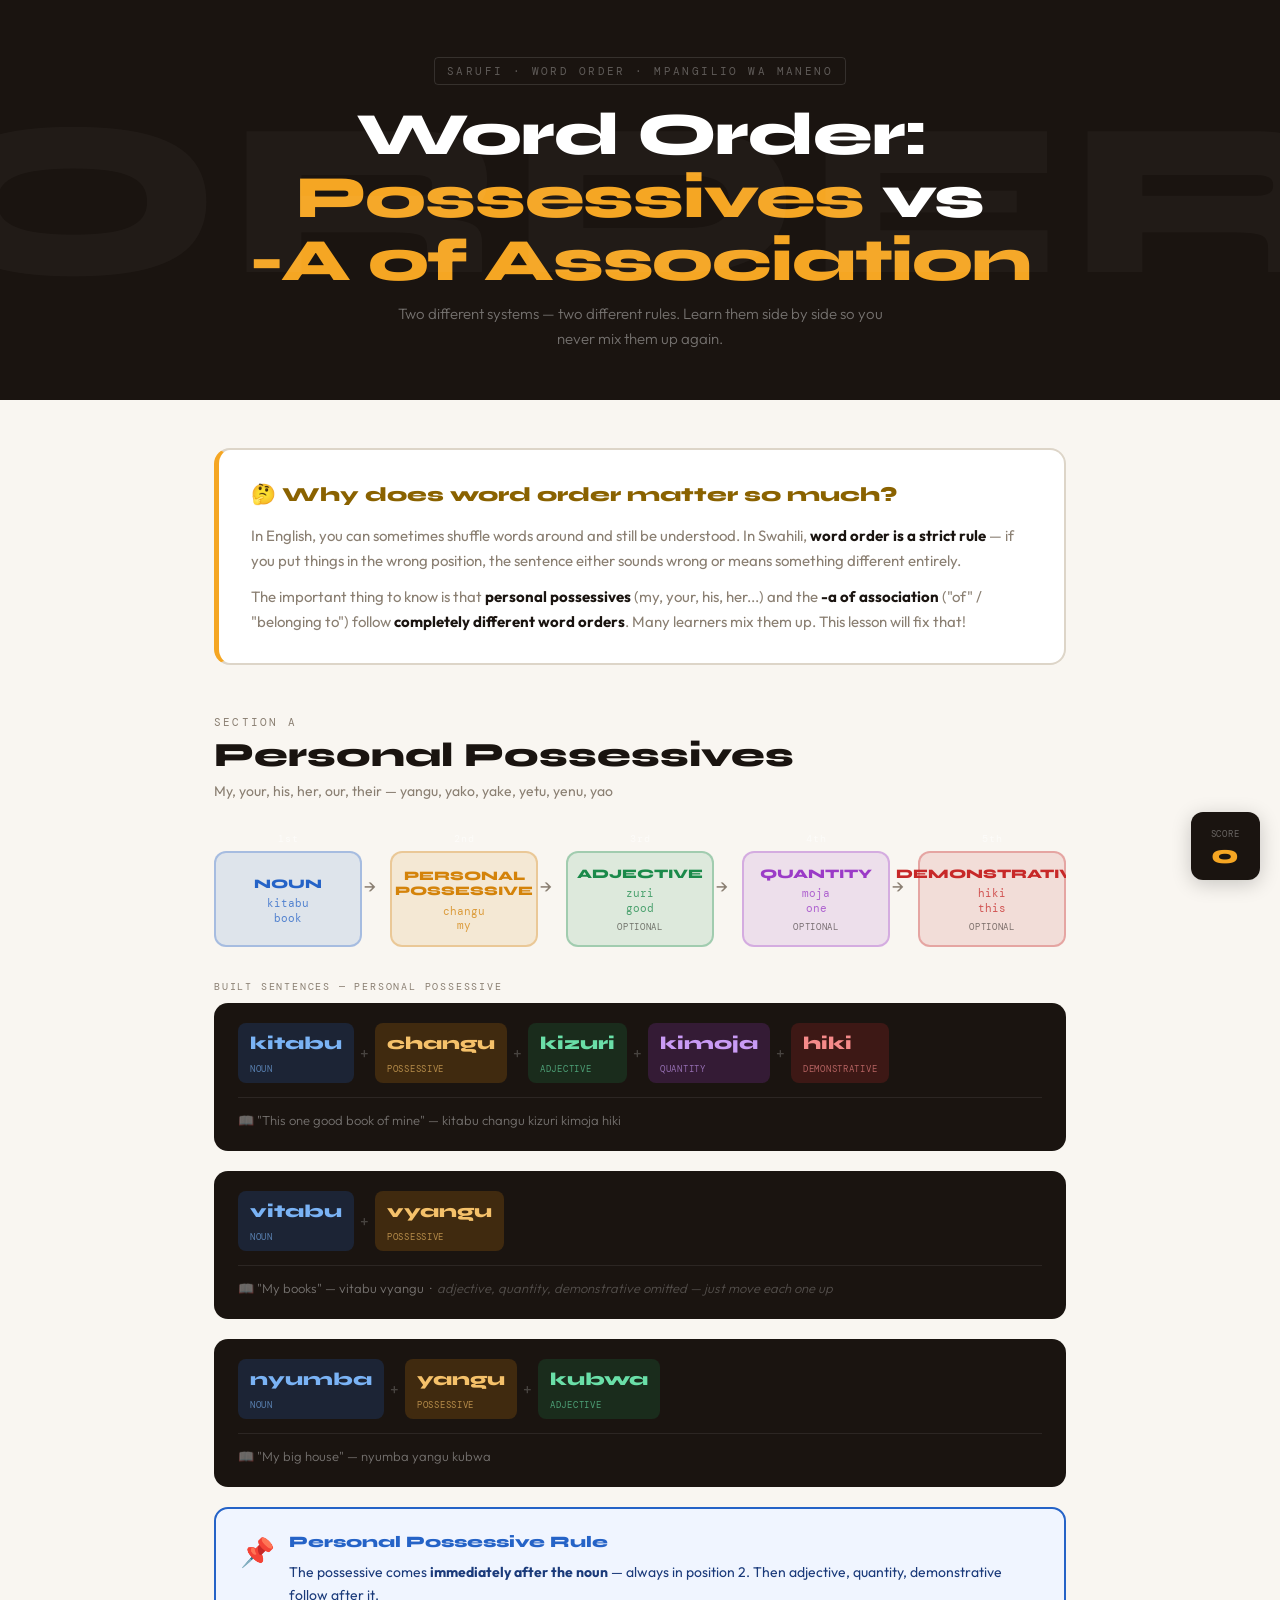
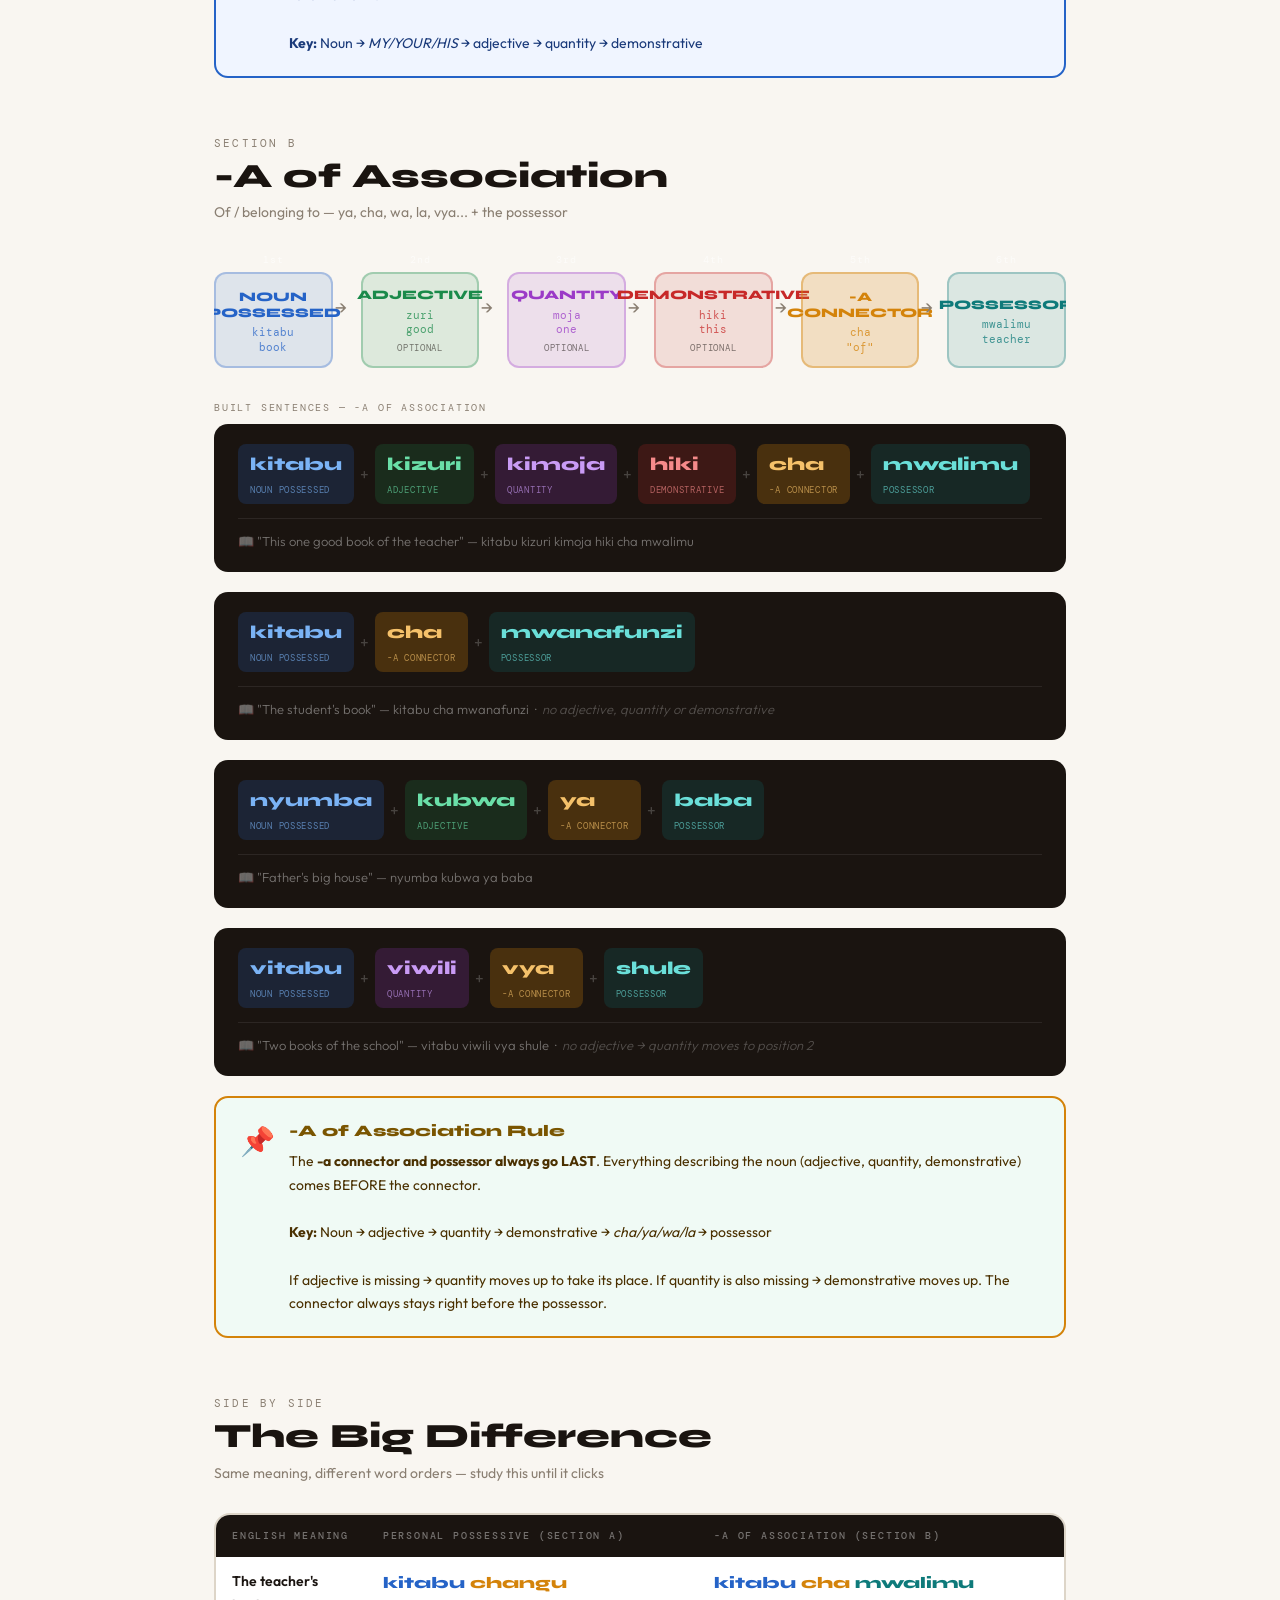
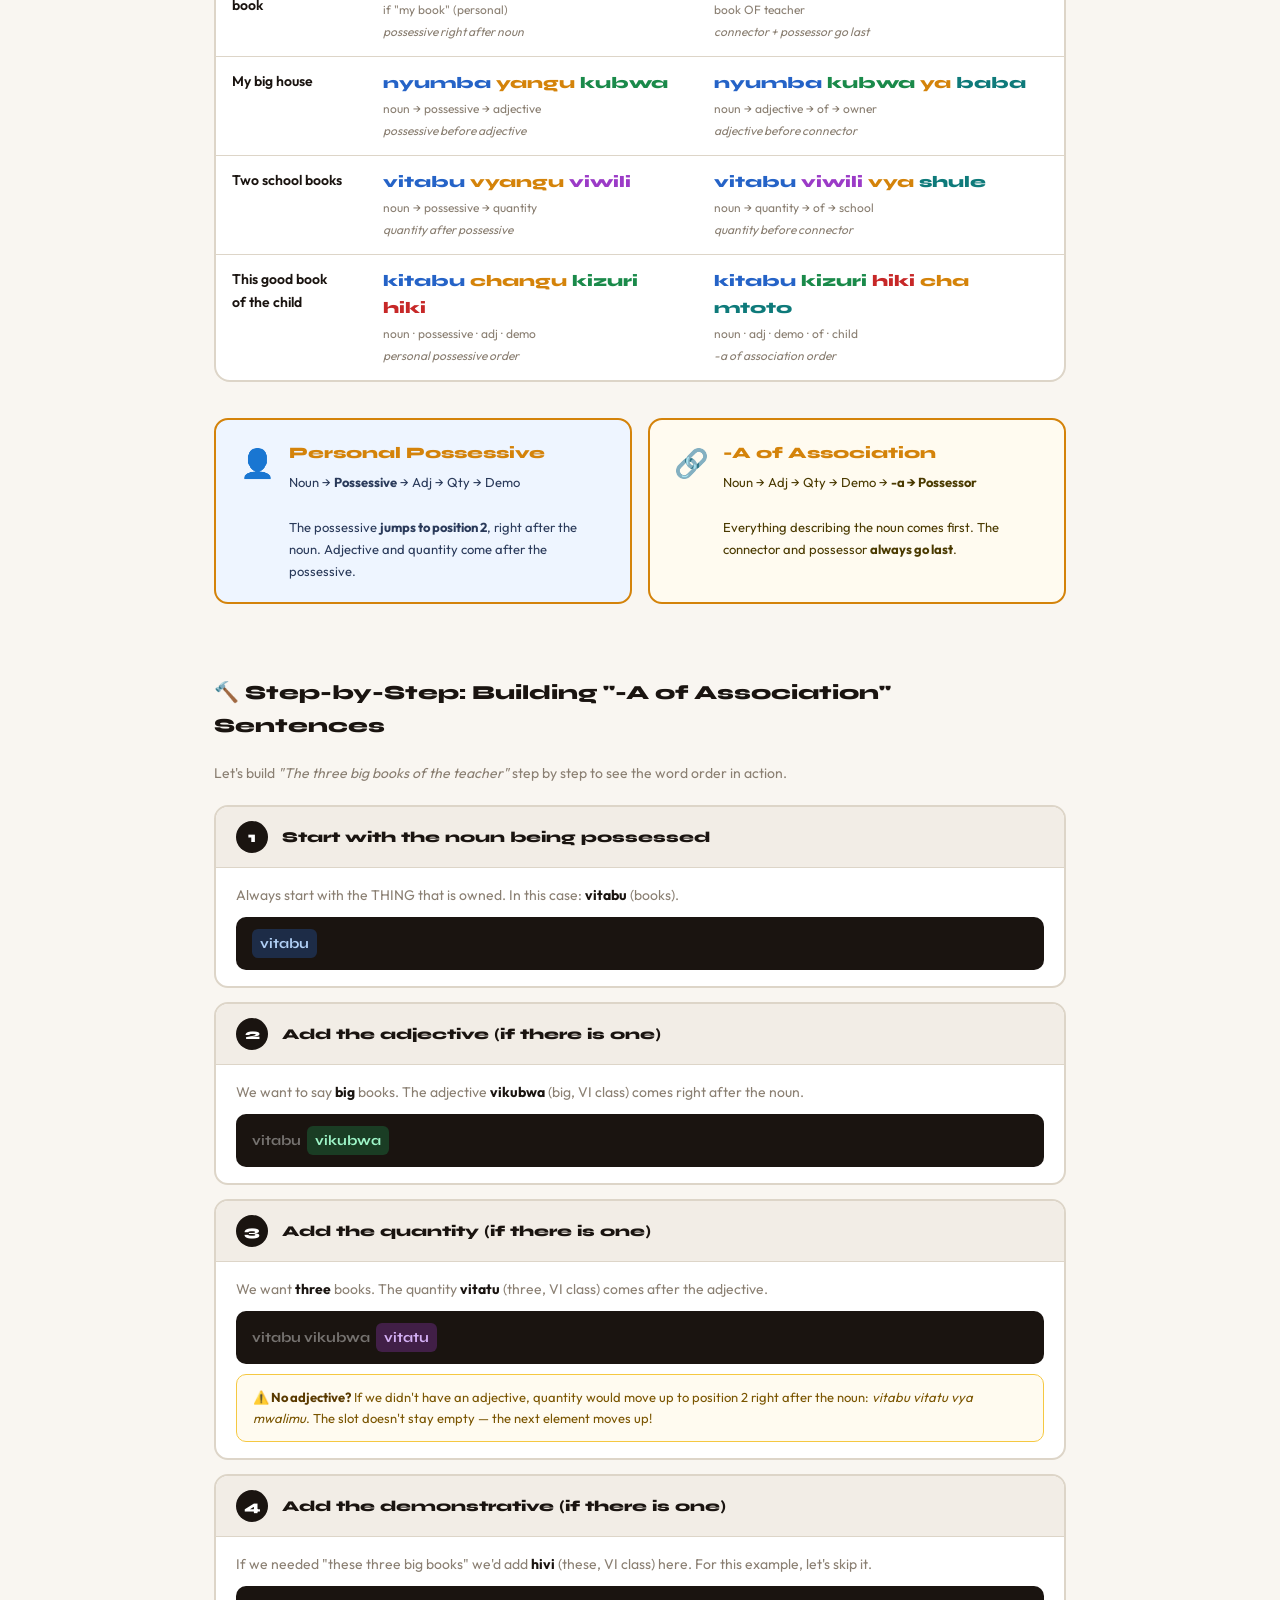
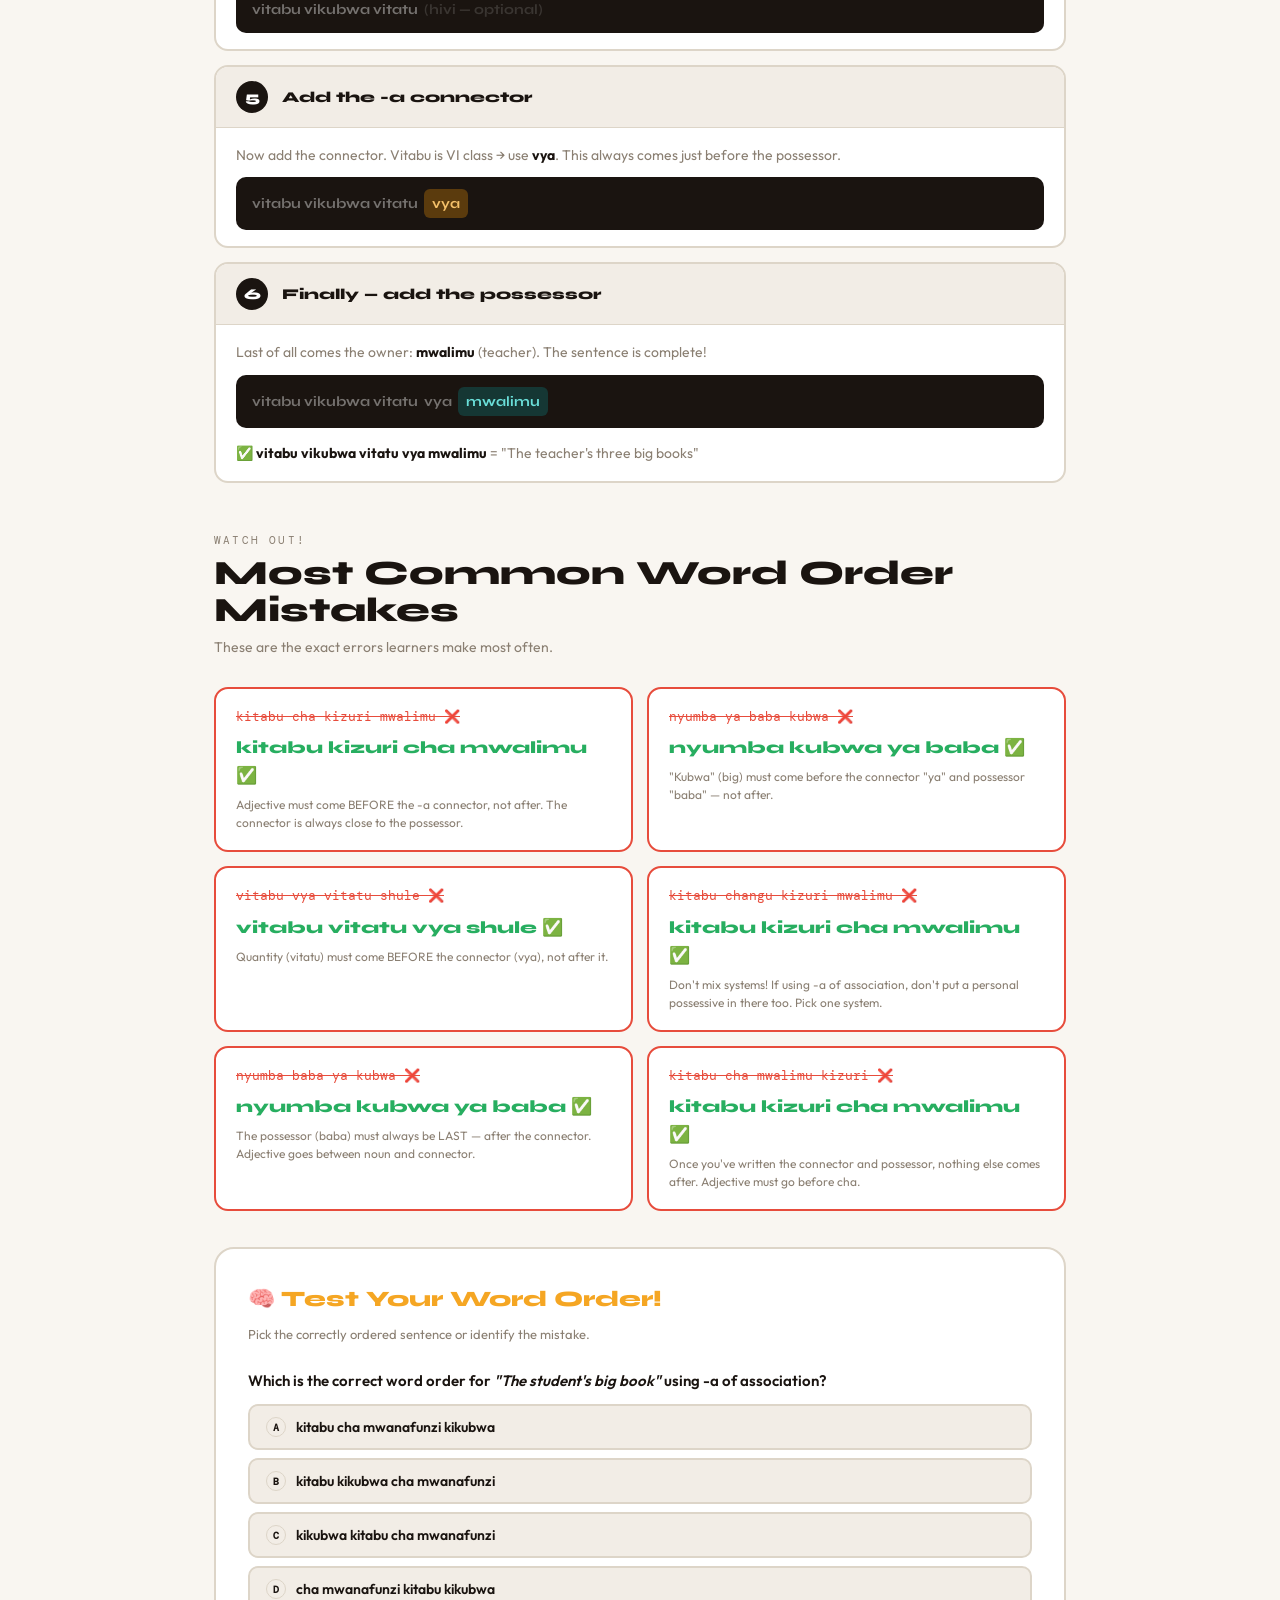
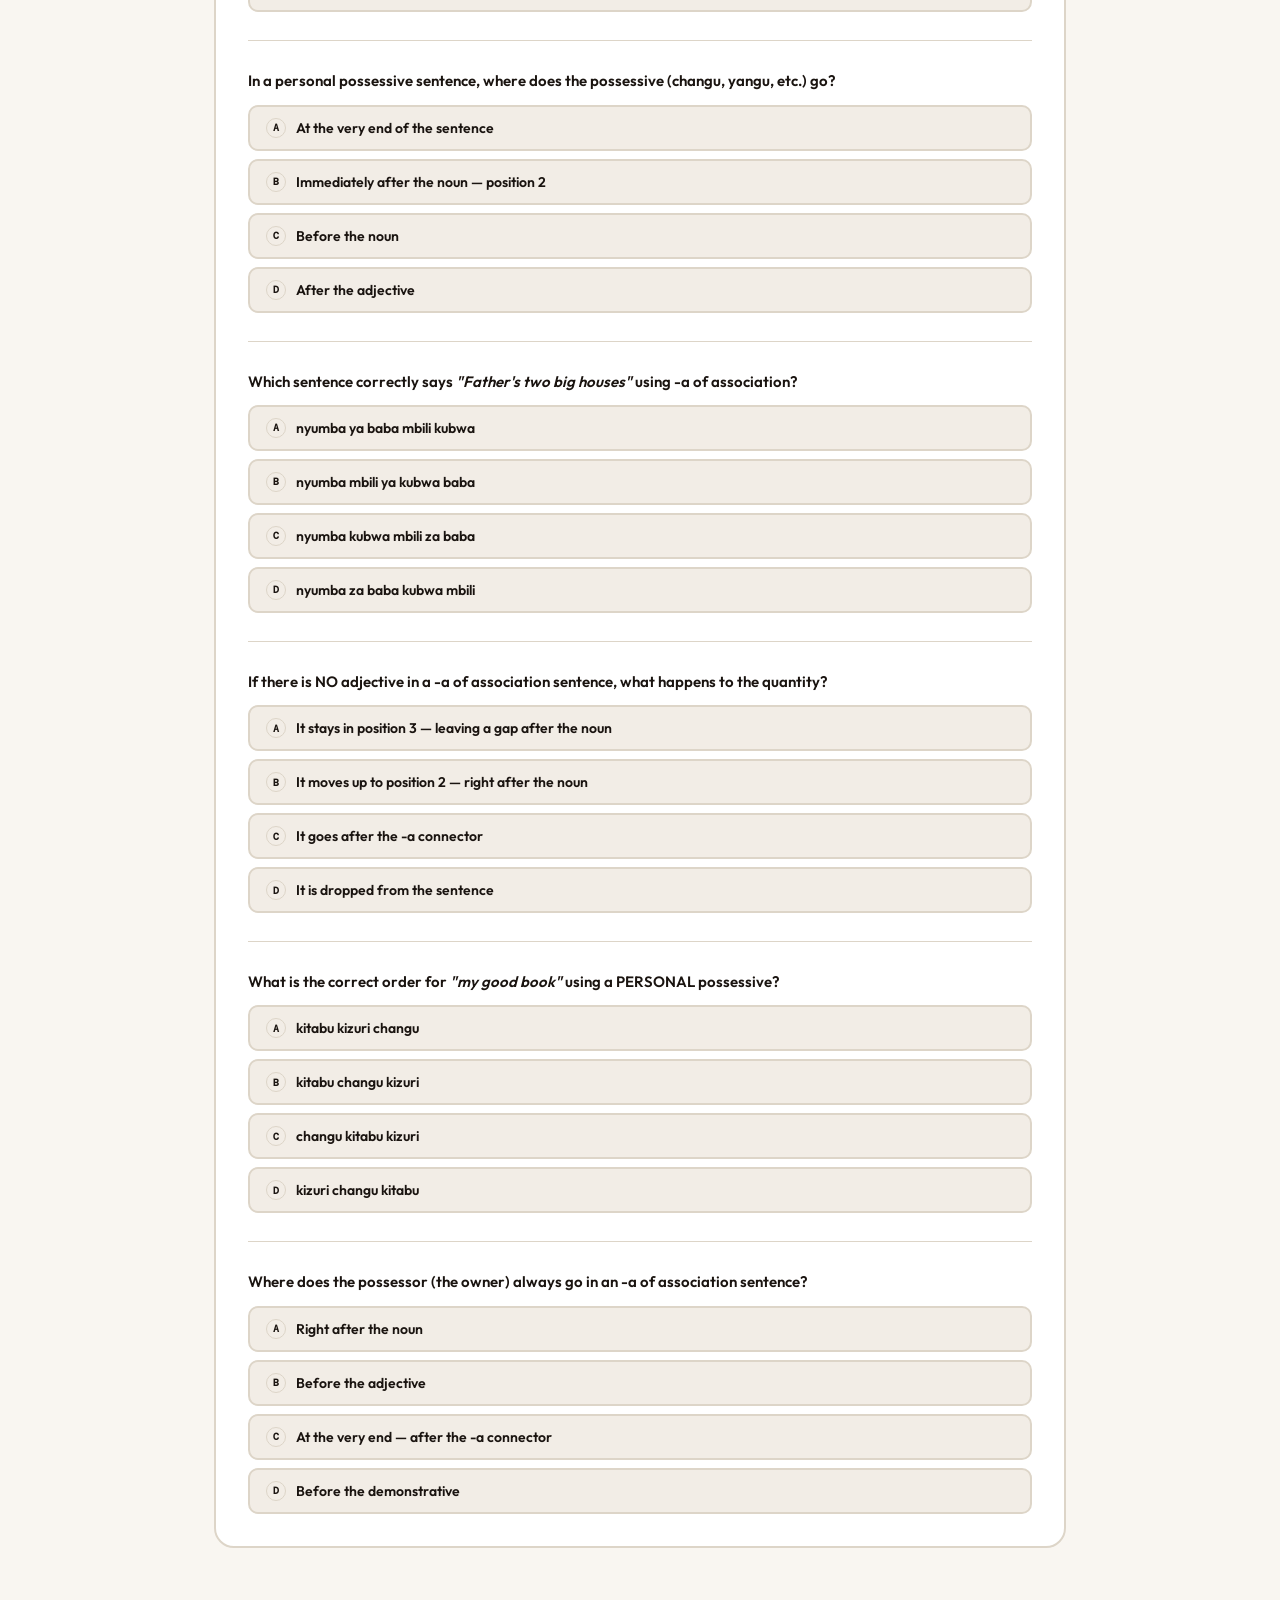
<file: lessons/swahili_word_order.html>
<!DOCTYPE html>
<html lang="en">
<head>
<meta charset="UTF-8">
<meta name="viewport" content="width=device-width, initial-scale=1.0">
<title>Word Order — Possessives & A of Association</title>
<link href="https://fonts.googleapis.com/css2?family=Syne:wght@700;800;900&family=Outfit:wght@300;400;500;600;700&family=DM+Mono:wght@400;500&display=swap" rel="stylesheet">
<style>
  :root {
    --bg:      #f9f6f1;
    --surface: #ffffff;
    --card:    #f2ede6;
    --border:  #ddd5c8;
    --ink:     #1a1410;
    --muted:   #8a7f72;

    /* Personal possessive colours */
    --pp1: #2563c7;   /* noun */
    --pp2: #d4830a;   /* possessive */
    --pp3: #1a8a4a;   /* adjective */
    --pp4: #9b3bc7;   /* quantity */
    --pp5: #c72828;   /* demonstrative */

    /* A of Association colours */
    --aa1: #2563c7;   /* noun possessed */
    --aa2: #1a8a4a;   /* adjective */
    --aa3: #9b3bc7;   /* quantity */
    --aa4: #c72828;   /* demonstrative */
    --aa5: #d4830a;   /* -a connector */
    --aa6: #0e7a7a;   /* possessor */

    --gold:  #f5a623;
    --green: #27ae60;
    --red:   #e74c3c;
  }

  *, *::before, *::after { box-sizing: border-box; margin: 0; padding: 0; }
  body {
    background: var(--bg);
    color: var(--ink);
    font-family: 'Outfit', sans-serif;
    font-weight: 400;
    line-height: 1.65;
  }

  /* ── HEADER ── */
  header {
    background: var(--ink);
    padding: 56px 24px 48px;
    text-align: center;
    position: relative;
    overflow: hidden;
  }
  header::before {
    content: 'ORDER';
    position: absolute;
    top: 50%; left: 50%;
    transform: translate(-50%, -50%);
    font-family: 'Syne', sans-serif;
    font-size: clamp(80px, 20vw, 220px);
    font-weight: 900;
    color: rgba(255,255,255,0.03);
    pointer-events: none;
    white-space: nowrap;
    letter-spacing: 0.05em;
  }
  .h-tag {
    display: inline-block;
    font-family: 'DM Mono', monospace;
    font-size: 11px;
    letter-spacing: 0.22em;
    text-transform: uppercase;
    color: rgba(255,255,255,0.3);
    border: 1px solid rgba(255,255,255,0.12);
    border-radius: 4px;
    padding: 4px 12px;
    margin-bottom: 18px;
  }
  header h1 {
    font-family: 'Syne', sans-serif;
    font-size: clamp(30px, 6vw, 60px);
    font-weight: 900;
    color: #fff;
    line-height: 1.05;
    letter-spacing: -0.02em;
    margin-bottom: 10px;
  }
  header h1 .gold { color: var(--gold); }
  header p { font-size: 15px; color: rgba(255,255,255,0.4); max-width: 520px; margin: 0 auto; font-weight: 300; }

  /* ── MAIN ── */
  main { max-width: 900px; margin: 0 auto; padding: 48px 24px 100px; }

  /* ── INTRO ── */
  .intro-box {
    background: var(--surface);
    border: 2px solid var(--border);
    border-left: 5px solid var(--gold);
    border-radius: 16px;
    padding: 28px 32px;
    margin-bottom: 48px;
  }
  .intro-box h2 { font-family: 'Syne', sans-serif; font-size: 20px; font-weight: 800; color: #8a6200; margin-bottom: 12px; }
  .intro-box p { font-size: 15px; color: var(--muted); margin-bottom: 10px; line-height: 1.7; }
  .intro-box p:last-child { margin-bottom: 0; }
  .intro-box strong { color: var(--ink); font-weight: 700; }

  /* ── SECTION HEADING ── */
  .sec-wrap { margin-bottom: 56px; }
  .sec-label {
    font-family: 'DM Mono', monospace;
    font-size: 11px;
    letter-spacing: 0.2em;
    text-transform: uppercase;
    color: var(--muted);
    margin-bottom: 6px;
  }
  .sec-title {
    font-family: 'Syne', sans-serif;
    font-size: clamp(22px, 4vw, 34px);
    font-weight: 900;
    margin-bottom: 6px;
    line-height: 1.1;
  }
  .sec-sub { font-size: 14px; color: var(--muted); margin-bottom: 28px; }

  /* ── WORD ORDER TRAIN ── */
  /* The "train" visualisation — slots in order */
  .train {
    display: flex;
    gap: 0;
    align-items: stretch;
    margin-bottom: 28px;
    overflow-x: auto;
    padding-bottom: 4px;
  }
  .train-car {
    display: flex;
    flex-direction: column;
    align-items: center;
    min-width: 110px;
    flex: 1;
    position: relative;
  }
  /* connector arrow between cars */
  .train-car:not(:last-child)::after {
    content: '→';
    position: absolute;
    right: -14px;
    top: 50%;
    transform: translateY(-60%);
    font-size: 18px;
    color: var(--muted);
    z-index: 2;
    line-height: 1;
  }
  .car-num {
    font-family: 'DM Mono', monospace;
    font-size: 10px;
    color: rgba(255,255,255,0.6);
    margin-bottom: 3px;
    letter-spacing: 0.1em;
  }
  .car-body {
    border-radius: 12px;
    padding: 14px 12px 10px;
    width: 100%;
    text-align: center;
    flex: 1;
    display: flex;
    flex-direction: column;
    align-items: center;
    justify-content: center;
  }
  .car-name {
    font-family: 'Syne', sans-serif;
    font-size: 13px;
    font-weight: 800;
    line-height: 1.2;
    margin-bottom: 4px;
  }
  .car-example {
    font-family: 'DM Mono', monospace;
    font-size: 11px;
    opacity: 0.75;
    line-height: 1.3;
  }
  .car-optional {
    font-size: 9px;
    letter-spacing: 0.08em;
    text-transform: uppercase;
    opacity: 0.55;
    margin-top: 5px;
    font-family: 'DM Mono', monospace;
  }

  /* gap between trains */
  .train-gap { width: 28px; flex-shrink: 0; }

  /* ── BUILT SENTENCE DISPLAY ── */
  .built-sentence {
    background: var(--ink);
    border-radius: 14px;
    padding: 20px 24px;
    margin-bottom: 20px;
    display: flex;
    flex-wrap: wrap;
    gap: 6px;
    align-items: center;
  }
  .bs-part {
    font-family: 'Syne', sans-serif;
    font-size: 18px;
    font-weight: 800;
    padding: 6px 12px;
    border-radius: 8px;
  }
  .bs-plus { color: rgba(255,255,255,0.2); font-size: 16px; }
  .bs-label {
    display: block;
    font-family: 'DM Mono', monospace;
    font-size: 9px;
    font-weight: 400;
    letter-spacing: 0.08em;
    text-transform: uppercase;
    margin-top: 3px;
    opacity: 0.65;
  }
  .bs-translation {
    width: 100%;
    padding-top: 12px;
    margin-top: 8px;
    border-top: 1px solid rgba(255,255,255,0.08);
    font-size: 13px;
    color: rgba(255,255,255,0.4);
    font-weight: 300;
  }

  /* ── COMPARISON TABLE ── */
  .compare-box {
    background: var(--surface);
    border: 2px solid var(--border);
    border-radius: 16px;
    overflow: hidden;
    margin-bottom: 36px;
  }
  .compare-box table { width: 100%; border-collapse: collapse; font-size: 14px; }
  .compare-box thead tr { background: var(--ink); }
  .compare-box th {
    padding: 13px 16px;
    font-family: 'DM Mono', monospace;
    font-size: 10px;
    letter-spacing: 0.18em;
    text-transform: uppercase;
    color: rgba(255,255,255,0.4);
    font-weight: 500;
    text-align: left;
  }
  .compare-box td {
    padding: 13px 16px;
    border-bottom: 1px solid var(--border);
    vertical-align: top;
    font-size: 14px;
  }
  .compare-box tr:last-child td { border-bottom: none; }
  .compare-box tr:hover td { background: rgba(0,0,0,0.02); }
  .cmp-sw { font-family: 'Syne', sans-serif; font-size: 16px; font-weight: 800; }
  .cmp-en { font-size: 12px; color: var(--muted); display: block; margin-top: 3px; }
  .cmp-note { font-size: 12px; color: var(--muted); font-style: italic; }

  /* ── RULE BOXES ── */
  .rule-box {
    border-radius: 14px;
    padding: 20px 24px;
    margin-bottom: 16px;
    display: flex;
    gap: 14px;
    align-items: flex-start;
    border: 2px solid;
  }
  .rb-icon { font-size: 28px; flex-shrink: 0; }
  .rb-title { font-family: 'Syne', sans-serif; font-size: 16px; font-weight: 800; margin-bottom: 5px; }
  .rb-body { font-size: 14px; line-height: 1.7; }
  .rb-body strong { font-weight: 700; }

  /* ── STEP BY STEP BUILDER ── */
  .builder-section { margin-bottom: 48px; }
  .builder-section h3 {
    font-family: 'Syne', sans-serif;
    font-size: 20px;
    font-weight: 800;
    margin-bottom: 20px;
    display: flex;
    align-items: center;
    gap: 10px;
  }

  .step-card {
    background: var(--surface);
    border: 2px solid var(--border);
    border-radius: 14px;
    margin-bottom: 14px;
    overflow: hidden;
  }
  .step-header {
    display: flex;
    align-items: center;
    gap: 14px;
    padding: 14px 20px;
    background: var(--card);
    border-bottom: 1px solid var(--border);
  }
  .step-num {
    width: 32px; height: 32px;
    border-radius: 50%;
    background: var(--ink);
    color: #fff;
    font-family: 'Syne', sans-serif;
    font-size: 15px;
    font-weight: 900;
    display: flex; align-items: center; justify-content: center;
    flex-shrink: 0;
  }
  .step-title { font-family: 'Syne', sans-serif; font-size: 15px; font-weight: 800; }
  .step-body { padding: 16px 20px; }
  .step-body p { font-size: 14px; color: var(--muted); margin-bottom: 10px; line-height: 1.65; }
  .step-body p:last-child { margin-bottom: 0; }
  .step-body strong { color: var(--ink); font-weight: 700; }

  .progress-sentence {
    background: var(--ink);
    border-radius: 10px;
    padding: 12px 16px;
    font-family: 'Syne', sans-serif;
    font-size: 15px;
    font-weight: 700;
    color: #fff;
    margin-top: 10px;
    display: flex;
    flex-wrap: wrap;
    gap: 6px;
    align-items: center;
  }
  .ps-new { border-radius: 6px; padding: 3px 8px; font-size: 14px; }
  .ps-existing { color: rgba(255,255,255,0.4); font-size: 14px; }

  /* ── MISSING SLOTS ── */
  .missing-note {
    background: #fffbf0;
    border: 1px solid #f5c842;
    border-radius: 10px;
    padding: 12px 16px;
    font-size: 13px;
    color: #7a5500;
    margin-top: 10px;
    line-height: 1.6;
  }
  .missing-note strong { color: #5a3a00; }

  /* ── MISTAKE FIXER ── */
  .mistake-grid {
    display: grid;
    grid-template-columns: 1fr 1fr;
    gap: 14px;
    margin-bottom: 36px;
  }
  .mistake-card {
    background: var(--surface);
    border: 2px solid var(--border);
    border-radius: 14px;
    padding: 18px 20px;
  }
  .mk-wrong {
    font-family: 'DM Mono', monospace;
    font-size: 13px;
    color: var(--red);
    text-decoration: line-through;
    margin-bottom: 8px;
    display: block;
    line-height: 1.5;
  }
  .mk-right {
    font-family: 'Syne', sans-serif;
    font-size: 17px;
    font-weight: 800;
    color: var(--green);
    margin-bottom: 6px;
    display: block;
  }
  .mk-why { font-size: 12px; color: var(--muted); line-height: 1.5; }

  /* ── INTERACTIVE BUILDER ── */
  .interactive-box {
    background: var(--ink);
    border-radius: 20px;
    padding: 28px;
    margin-bottom: 48px;
    color: #fff;
  }
  .interactive-box h3 {
    font-family: 'Syne', sans-serif;
    font-size: 20px;
    font-weight: 800;
    color: var(--gold);
    margin-bottom: 6px;
  }
  .interactive-box .desc { font-size: 13px; color: rgba(255,255,255,0.4); margin-bottom: 20px; }

  .builder-slots {
    display: grid;
    grid-template-columns: repeat(auto-fill, minmax(130px, 1fr));
    gap: 10px;
    margin-bottom: 20px;
  }
  .slot-group { display: flex; flex-direction: column; gap: 5px; }
  .slot-label {
    font-family: 'DM Mono', monospace;
    font-size: 9px;
    letter-spacing: 0.15em;
    text-transform: uppercase;
    color: rgba(255,255,255,0.35);
  }
  .slot-select {
    background: rgba(255,255,255,0.06);
    border: 1px solid rgba(255,255,255,0.12);
    border-radius: 8px;
    padding: 8px 10px;
    font-family: 'Outfit', sans-serif;
    font-size: 13px;
    font-weight: 600;
    color: #fff;
    outline: none;
    cursor: pointer;
    transition: border-color 0.2s;
    width: 100%;
  }
  .slot-select:focus { border-color: var(--gold); }
  .slot-select option { background: #1a1a1a; color: #fff; }

  .result-display {
    background: rgba(255,255,255,0.06);
    border-radius: 12px;
    padding: 16px 20px;
    margin-bottom: 12px;
    min-height: 52px;
    display: flex;
    flex-wrap: wrap;
    gap: 8px;
    align-items: center;
  }
  .rd-part {
    font-family: 'Syne', sans-serif;
    font-size: 20px;
    font-weight: 800;
    padding: 4px 10px;
    border-radius: 7px;
  }
  .rd-translation {
    width: 100%;
    font-size: 13px;
    color: rgba(255,255,255,0.35);
    padding-top: 10px;
    border-top: 1px solid rgba(255,255,255,0.06);
    margin-top: 4px;
    font-style: italic;
  }
  .build-btn {
    background: var(--gold);
    color: #000;
    border: none;
    border-radius: 10px;
    padding: 12px 24px;
    font-family: 'Syne', sans-serif;
    font-size: 15px;
    font-weight: 800;
    cursor: pointer;
    transition: opacity 0.2s;
    letter-spacing: 0.02em;
  }
  .build-btn:hover { opacity: 0.85; }

  /* ── QUIZ ── */
  .quiz-box {
    background: var(--surface);
    border: 2px solid var(--border);
    border-radius: 20px;
    padding: 32px;
    margin-bottom: 20px;
  }
  .quiz-box h2 {
    font-family: 'Syne', sans-serif;
    font-size: 22px;
    font-weight: 900;
    color: var(--gold);
    margin-bottom: 6px;
  }
  .quiz-box .qdesc { font-size: 13px; color: var(--muted); margin-bottom: 24px; }
  .quiz-q { margin-bottom: 28px; padding-bottom: 28px; border-bottom: 1px solid var(--border); }
  .quiz-q:last-child { margin-bottom: 0; padding-bottom: 0; border-bottom: none; }
  .q-text { font-size: 15px; font-weight: 600; margin-bottom: 12px; line-height: 1.55; }
  .q-text .sw { font-family: 'Syne', sans-serif; font-size: 17px; color: var(--ink); font-weight: 800; }
  .q-opts { display: flex; flex-direction: column; gap: 8px; }
  .q-opt {
    background: var(--card);
    border: 2px solid var(--border);
    border-radius: 10px;
    padding: 11px 16px;
    cursor: pointer;
    font-size: 14px;
    font-weight: 600;
    color: var(--ink);
    transition: all 0.18s;
    text-align: left;
    font-family: 'Outfit', sans-serif;
    display: flex;
    align-items: center;
    gap: 10px;
  }
  .q-opt:hover { border-color: var(--gold); background: #fffbf0; }
  .q-opt.correct { border-color: var(--green); background: #eafaf1; color: var(--green); }
  .q-opt.wrong { border-color: var(--red); background: #fdf2f2; color: var(--red); }
  .q-opt.disabled { pointer-events: none; opacity: 0.6; }
  .q-opt.correct.disabled { opacity: 1; }
  .opt-l {
    font-family: 'DM Mono', monospace;
    font-size: 10px;
    width: 20px; height: 20px;
    border-radius: 50%;
    border: 1px solid var(--border);
    display: flex; align-items: center; justify-content: center;
    flex-shrink: 0;
  }
  .q-fb { margin-top: 10px; font-size: 13px; padding: 10px 14px; border-radius: 8px; display: none; line-height: 1.55; font-weight: 600; }
  .q-fb.show { display: block; }
  .q-fb.ok { background: #eafaf1; color: var(--green); border: 1px solid #a9dfbf; }
  .q-fb.no { background: #fdf2f2; color: var(--red); border: 1px solid #f5b7b1; }

  /* ordering question */
  .order-q { display: flex; flex-wrap: wrap; gap: 8px; margin: 12px 0; }
  .order-tile {
    background: var(--card);
    border: 2px solid var(--border);
    border-radius: 8px;
    padding: 8px 14px;
    font-family: 'Syne', sans-serif;
    font-size: 15px;
    font-weight: 700;
    cursor: grab;
    user-select: none;
    transition: all 0.15s;
  }
  .order-tile:hover { border-color: var(--gold); background: #fffbf0; transform: translateY(-2px); }
  .order-tile.selected { border-color: var(--ink); background: var(--ink); color: #fff; }
  .order-answer {
    min-height: 48px;
    border: 2px dashed var(--border);
    border-radius: 10px;
    padding: 8px 12px;
    display: flex;
    flex-wrap: wrap;
    gap: 8px;
    align-items: center;
    margin-top: 10px;
    background: rgba(0,0,0,0.02);
  }
  .order-answer .placed {
    background: var(--ink);
    color: #fff;
    border-radius: 8px;
    padding: 6px 12px;
    font-family: 'Syne', sans-serif;
    font-size: 14px;
    font-weight: 700;
    cursor: pointer;
  }
  .order-answer .placeholder {
    font-size: 12px;
    color: var(--muted);
    font-style: italic;
  }
  .order-check {
    background: var(--ink);
    color: #fff;
    border: none;
    border-radius: 8px;
    padding: 9px 18px;
    font-family: 'DM Mono', monospace;
    font-size: 12px;
    font-weight: 500;
    cursor: pointer;
    transition: opacity 0.2s;
    text-transform: uppercase;
    letter-spacing: 0.1em;
    margin-top: 10px;
  }
  .order-check:hover { opacity: 0.8; }

  /* score */
  .score-pill {
    position: fixed;
    bottom: 20px; right: 20px;
    background: var(--ink);
    color: #fff;
    border-radius: 12px;
    padding: 12px 20px;
    font-family: 'DM Mono', monospace;
    font-size: 11px;
    z-index: 100;
    box-shadow: 0 4px 20px rgba(0,0,0,0.2);
    text-align: center;
  }
  .score-pill .sv {
    color: var(--gold);
    font-family: 'Syne', sans-serif;
    font-size: 26px;
    font-weight: 900;
    display: block;
    line-height: 1;
  }

  @media(max-width:640px){
    main { padding: 32px 16px 80px; }
    .train { gap: 4px; }
    .train-car { min-width: 80px; }
    .car-name { font-size: 11px; }
    .car-example { font-size: 10px; }
    .mistake-grid { grid-template-columns: 1fr; }
    .builder-slots { grid-template-columns: 1fr 1fr; }
    .quiz-box { padding: 20px; }
  }
</style>
</head>
<body>

<header>
  <div class="h-tag">Sarufi · Word Order · Mpangilio wa Maneno</div>
  <h1>Word Order:<br><span class="gold">Possessives</span> vs<br><span class="gold">-A of Association</span></h1>
  <p>Two different systems — two different rules. Learn them side by side so you never mix them up again.</p>
</header>

<main>

  <!-- INTRO -->
  <div class="intro-box">
    <h2>🤔 Why does word order matter so much?</h2>
    <p>In English, you can sometimes shuffle words around and still be understood. In Swahili, <strong>word order is a strict rule</strong> — if you put things in the wrong position, the sentence either sounds wrong or means something different entirely.</p>
    <p>The important thing to know is that <strong>personal possessives</strong> (my, your, his, her...) and the <strong>-a of association</strong> ("of" / "belonging to") follow <strong>completely different word orders</strong>. Many learners mix them up. This lesson will fix that!</p>
  </div>

  <!-- ═══════════════════════════════════
       SECTION A: PERSONAL POSSESSIVES
  ═══════════════════════════════════ -->
  <div class="sec-wrap">
    <div class="sec-label">Section A</div>
    <div class="sec-title">Personal Possessives</div>
    <div class="sec-sub">My, your, his, her, our, their — yangu, yako, yake, yetu, yenu, yao</div>

    <!-- TRAIN -->
    <div class="train">
      <div class="train-car">
        <div class="car-num">1st</div>
        <div class="car-body" style="background:rgba(37,99,199,0.12);border:2px solid rgba(37,99,199,0.3)">
          <div class="car-name" style="color:var(--pp1)">NOUN</div>
          <div class="car-example" style="color:var(--pp1)">kitabu<br>book</div>
        </div>
      </div>
      <div class="train-gap"></div>
      <div class="train-car">
        <div class="car-num">2nd</div>
        <div class="car-body" style="background:rgba(212,131,10,0.12);border:2px solid rgba(212,131,10,0.3)">
          <div class="car-name" style="color:var(--pp2)">PERSONAL<br>POSSESSIVE</div>
          <div class="car-example" style="color:var(--pp2)">changu<br>my</div>
        </div>
      </div>
      <div class="train-gap"></div>
      <div class="train-car">
        <div class="car-num">3rd</div>
        <div class="car-body" style="background:rgba(26,138,74,0.12);border:2px solid rgba(26,138,74,0.3)">
          <div class="car-name" style="color:var(--pp3)">ADJECTIVE</div>
          <div class="car-example" style="color:var(--pp3)">zuri<br>good</div>
          <div class="car-optional">optional</div>
        </div>
      </div>
      <div class="train-gap"></div>
      <div class="train-car">
        <div class="car-num">4th</div>
        <div class="car-body" style="background:rgba(155,59,199,0.12);border:2px solid rgba(155,59,199,0.3)">
          <div class="car-name" style="color:var(--pp4)">QUANTITY</div>
          <div class="car-example" style="color:var(--pp4)">moja<br>one</div>
          <div class="car-optional">optional</div>
        </div>
      </div>
      <div class="train-gap"></div>
      <div class="train-car">
        <div class="car-num">5th</div>
        <div class="car-body" style="background:rgba(199,40,40,0.12);border:2px solid rgba(199,40,40,0.3)">
          <div class="car-name" style="color:var(--pp5)">DEMONSTRATIVE</div>
          <div class="car-example" style="color:var(--pp5)">hiki<br>this</div>
          <div class="car-optional">optional</div>
        </div>
      </div>
    </div>

    <!-- BUILT EXAMPLES -->
    <div style="margin-bottom:8px;font-family:'DM Mono',monospace;font-size:10px;letter-spacing:0.18em;text-transform:uppercase;color:var(--muted)">Built sentences — Personal Possessive</div>

    <!-- Example 1: all slots -->
    <div class="built-sentence">
      <div class="bs-part" style="background:rgba(37,99,199,0.2);color:#7ab3f5">
        kitabu
        <span class="bs-label">noun</span>
      </div>
      <div class="bs-plus">+</div>
      <div class="bs-part" style="background:rgba(212,131,10,0.2);color:#f5c16a">
        changu
        <span class="bs-label">possessive</span>
      </div>
      <div class="bs-plus">+</div>
      <div class="bs-part" style="background:rgba(26,138,74,0.2);color:#6adfa8">
        kizuri
        <span class="bs-label">adjective</span>
      </div>
      <div class="bs-plus">+</div>
      <div class="bs-part" style="background:rgba(155,59,199,0.2);color:#c99bf5">
        kimoja
        <span class="bs-label">quantity</span>
      </div>
      <div class="bs-plus">+</div>
      <div class="bs-part" style="background:rgba(199,40,40,0.2);color:#f58a8a">
        hiki
        <span class="bs-label">demonstrative</span>
      </div>
      <div class="bs-translation">📖 "This one good book of mine" — kitabu changu kizuri kimoja hiki</div>
    </div>

    <!-- Example 2: just noun + possessive -->
    <div class="built-sentence">
      <div class="bs-part" style="background:rgba(37,99,199,0.2);color:#7ab3f5">
        vitabu
        <span class="bs-label">noun</span>
      </div>
      <div class="bs-plus">+</div>
      <div class="bs-part" style="background:rgba(212,131,10,0.2);color:#f5c16a">
        vyangu
        <span class="bs-label">possessive</span>
      </div>
      <div class="bs-translation">📖 "My books" — vitabu vyangu &nbsp;·&nbsp; <em style="color:rgba(255,255,255,0.25)">adjective, quantity, demonstrative omitted — just move each one up</em></div>
    </div>

    <!-- Example 3: noun + possessive + adjective (no quantity) -->
    <div class="built-sentence">
      <div class="bs-part" style="background:rgba(37,99,199,0.2);color:#7ab3f5">
        nyumba
        <span class="bs-label">noun</span>
      </div>
      <div class="bs-plus">+</div>
      <div class="bs-part" style="background:rgba(212,131,10,0.2);color:#f5c16a">
        yangu
        <span class="bs-label">possessive</span>
      </div>
      <div class="bs-plus">+</div>
      <div class="bs-part" style="background:rgba(26,138,74,0.2);color:#6adfa8">
        kubwa
        <span class="bs-label">adjective</span>
      </div>
      <div class="bs-translation">📖 "My big house" — nyumba yangu kubwa</div>
    </div>

    <!-- Rule box -->
    <div class="rule-box" style="background:#f0f5ff;border-color:#2563c7;margin-top:20px;">
      <span class="rb-icon">📌</span>
      <div>
        <div class="rb-title" style="color:var(--pp1)">Personal Possessive Rule</div>
        <div class="rb-body" style="color:#1a3a7a">
          The possessive comes <strong>immediately after the noun</strong> — always in position 2. Then adjective, quantity, demonstrative follow after it.
          <br><br>
          <strong>Key:</strong> Noun → <em>MY/YOUR/HIS</em> → adjective → quantity → demonstrative
        </div>
      </div>
    </div>
  </div>

  <!-- ═══════════════════════════════════
       SECTION B: -A OF ASSOCIATION
  ═══════════════════════════════════ -->
  <div class="sec-wrap">
    <div class="sec-label">Section B</div>
    <div class="sec-title">-A of Association</div>
    <div class="sec-sub">Of / belonging to — ya, cha, wa, la, vya... + the possessor</div>

    <!-- TRAIN -->
    <div class="train">
      <div class="train-car">
        <div class="car-num">1st</div>
        <div class="car-body" style="background:rgba(37,99,199,0.12);border:2px solid rgba(37,99,199,0.3)">
          <div class="car-name" style="color:var(--aa1)">NOUN<br>POSSESSED</div>
          <div class="car-example" style="color:var(--aa1)">kitabu<br>book</div>
        </div>
      </div>
      <div class="train-gap"></div>
      <div class="train-car">
        <div class="car-num">2nd</div>
        <div class="car-body" style="background:rgba(26,138,74,0.12);border:2px solid rgba(26,138,74,0.3)">
          <div class="car-name" style="color:var(--aa2)">ADJECTIVE</div>
          <div class="car-example" style="color:var(--aa2)">zuri<br>good</div>
          <div class="car-optional">optional</div>
        </div>
      </div>
      <div class="train-gap"></div>
      <div class="train-car">
        <div class="car-num">3rd</div>
        <div class="car-body" style="background:rgba(155,59,199,0.12);border:2px solid rgba(155,59,199,0.3)">
          <div class="car-name" style="color:var(--aa3)">QUANTITY</div>
          <div class="car-example" style="color:var(--aa3)">moja<br>one</div>
          <div class="car-optional">optional</div>
        </div>
      </div>
      <div class="train-gap"></div>
      <div class="train-car">
        <div class="car-num">4th</div>
        <div class="car-body" style="background:rgba(199,40,40,0.12);border:2px solid rgba(199,40,40,0.3)">
          <div class="car-name" style="color:var(--aa4)">DEMONSTRATIVE</div>
          <div class="car-example" style="color:var(--aa4)">hiki<br>this</div>
          <div class="car-optional">optional</div>
        </div>
      </div>
      <div class="train-gap"></div>
      <div class="train-car">
        <div class="car-num">5th</div>
        <div class="car-body" style="background:rgba(212,131,10,0.2);border:2px solid rgba(212,131,10,0.4)">
          <div class="car-name" style="color:var(--aa5)">-A<br>CONNECTOR</div>
          <div class="car-example" style="color:var(--aa5)">cha<br>"of"</div>
        </div>
      </div>
      <div class="train-gap"></div>
      <div class="train-car">
        <div class="car-num">6th</div>
        <div class="car-body" style="background:rgba(14,122,122,0.12);border:2px solid rgba(14,122,122,0.3)">
          <div class="car-name" style="color:var(--aa6)">POSSESSOR</div>
          <div class="car-example" style="color:var(--aa6)">mwalimu<br>teacher</div>
        </div>
      </div>
    </div>

    <!-- BUILT EXAMPLES -->
    <div style="margin-bottom:8px;font-family:'DM Mono',monospace;font-size:10px;letter-spacing:0.18em;text-transform:uppercase;color:var(--muted)">Built sentences — -A of Association</div>

    <!-- Full example -->
    <div class="built-sentence">
      <div class="bs-part" style="background:rgba(37,99,199,0.2);color:#7ab3f5">
        kitabu
        <span class="bs-label">noun possessed</span>
      </div>
      <div class="bs-plus">+</div>
      <div class="bs-part" style="background:rgba(26,138,74,0.2);color:#6adfa8">
        kizuri
        <span class="bs-label">adjective</span>
      </div>
      <div class="bs-plus">+</div>
      <div class="bs-part" style="background:rgba(155,59,199,0.2);color:#c99bf5">
        kimoja
        <span class="bs-label">quantity</span>
      </div>
      <div class="bs-plus">+</div>
      <div class="bs-part" style="background:rgba(199,40,40,0.2);color:#f58a8a">
        hiki
        <span class="bs-label">demonstrative</span>
      </div>
      <div class="bs-plus">+</div>
      <div class="bs-part" style="background:rgba(212,131,10,0.25);color:#f5c16a">
        cha
        <span class="bs-label">-a connector</span>
      </div>
      <div class="bs-plus">+</div>
      <div class="bs-part" style="background:rgba(14,122,122,0.2);color:#6adfd9">
        mwalimu
        <span class="bs-label">possessor</span>
      </div>
      <div class="bs-translation">📖 "This one good book of the teacher" — kitabu kizuri kimoja hiki cha mwalimu</div>
    </div>

    <!-- Simple: just noun + connector + possessor -->
    <div class="built-sentence">
      <div class="bs-part" style="background:rgba(37,99,199,0.2);color:#7ab3f5">
        kitabu
        <span class="bs-label">noun possessed</span>
      </div>
      <div class="bs-plus">+</div>
      <div class="bs-part" style="background:rgba(212,131,10,0.25);color:#f5c16a">
        cha
        <span class="bs-label">-a connector</span>
      </div>
      <div class="bs-plus">+</div>
      <div class="bs-part" style="background:rgba(14,122,122,0.2);color:#6adfd9">
        mwanafunzi
        <span class="bs-label">possessor</span>
      </div>
      <div class="bs-translation">📖 "The student's book" — kitabu cha mwanafunzi &nbsp;·&nbsp; <em style="color:rgba(255,255,255,0.25)">no adjective, quantity or demonstrative</em></div>
    </div>

    <!-- With adjective only -->
    <div class="built-sentence">
      <div class="bs-part" style="background:rgba(37,99,199,0.2);color:#7ab3f5">
        nyumba
        <span class="bs-label">noun possessed</span>
      </div>
      <div class="bs-plus">+</div>
      <div class="bs-part" style="background:rgba(26,138,74,0.2);color:#6adfa8">
        kubwa
        <span class="bs-label">adjective</span>
      </div>
      <div class="bs-plus">+</div>
      <div class="bs-part" style="background:rgba(212,131,10,0.25);color:#f5c16a">
        ya
        <span class="bs-label">-a connector</span>
      </div>
      <div class="bs-plus">+</div>
      <div class="bs-part" style="background:rgba(14,122,122,0.2);color:#6adfd9">
        baba
        <span class="bs-label">possessor</span>
      </div>
      <div class="bs-translation">📖 "Father's big house" — nyumba kubwa ya baba</div>
    </div>

    <!-- With quantity only (no adjective) -->
    <div class="built-sentence">
      <div class="bs-part" style="background:rgba(37,99,199,0.2);color:#7ab3f5">
        vitabu
        <span class="bs-label">noun possessed</span>
      </div>
      <div class="bs-plus">+</div>
      <div class="bs-part" style="background:rgba(155,59,199,0.2);color:#c99bf5">
        viwili
        <span class="bs-label">quantity</span>
      </div>
      <div class="bs-plus">+</div>
      <div class="bs-part" style="background:rgba(212,131,10,0.25);color:#f5c16a">
        vya
        <span class="bs-label">-a connector</span>
      </div>
      <div class="bs-plus">+</div>
      <div class="bs-part" style="background:rgba(14,122,122,0.2);color:#6adfd9">
        shule
        <span class="bs-label">possessor</span>
      </div>
      <div class="bs-translation">📖 "Two books of the school" — vitabu viwili vya shule &nbsp;·&nbsp; <em style="color:rgba(255,255,255,0.25)">no adjective → quantity moves to position 2</em></div>
    </div>

    <!-- Rule box -->
    <div class="rule-box" style="background:#f0faf5;border-color:var(--aa5);margin-top:20px;">
      <span class="rb-icon">📌</span>
      <div>
        <div class="rb-title" style="color:#7a5500">-A of Association Rule</div>
        <div class="rb-body" style="color:#4a3000">
          The <strong>-a connector and possessor always go LAST</strong>. Everything describing the noun (adjective, quantity, demonstrative) comes BEFORE the connector.<br><br>
          <strong>Key:</strong> Noun → adjective → quantity → demonstrative → <em>cha/ya/wa/la</em> → possessor
          <br><br>
          If adjective is missing → quantity moves up to take its place. If quantity is also missing → demonstrative moves up. The connector always stays right before the possessor.
        </div>
      </div>
    </div>
  </div>

  <!-- SIDE BY SIDE COMPARISON -->
  <div class="sec-wrap">
    <div class="sec-label">Side by Side</div>
    <div class="sec-title">The Big Difference</div>
    <div class="sec-sub">Same meaning, different word orders — study this until it clicks</div>

    <div class="compare-box">
      <table>
        <thead>
          <tr>
            <th>English meaning</th>
            <th>Personal Possessive (Section A)</th>
            <th>-A of Association (Section B)</th>
          </tr>
        </thead>
        <tbody>
          <tr>
            <td style="font-weight:600">The teacher's book</td>
            <td>
              <span class="cmp-sw">
                <span style="color:var(--pp1)">kitabu</span>
                <span style="color:var(--pp2)"> changu</span>
              </span>
              <span class="cmp-en">if "my book" (personal)</span>
              <span class="cmp-note">possessive right after noun</span>
            </td>
            <td>
              <span class="cmp-sw">
                <span style="color:var(--aa1)">kitabu</span>
                <span style="color:var(--aa5)"> cha </span>
                <span style="color:var(--aa6)">mwalimu</span>
              </span>
              <span class="cmp-en">book OF teacher</span>
              <span class="cmp-note">connector + possessor go last</span>
            </td>
          </tr>
          <tr>
            <td style="font-weight:600">My big house</td>
            <td>
              <span class="cmp-sw">
                <span style="color:var(--aa1)">nyumba</span>
                <span style="color:var(--pp2)"> yangu</span>
                <span style="color:var(--pp3)"> kubwa</span>
              </span>
              <span class="cmp-en">noun → possessive → adjective</span>
              <span class="cmp-note">possessive before adjective</span>
            </td>
            <td>
              <span class="cmp-sw">
                <span style="color:var(--aa1)">nyumba</span>
                <span style="color:var(--aa2)"> kubwa</span>
                <span style="color:var(--aa5)"> ya</span>
                <span style="color:var(--aa6)"> baba</span>
              </span>
              <span class="cmp-en">noun → adjective → of → owner</span>
              <span class="cmp-note">adjective before connector</span>
            </td>
          </tr>
          <tr>
            <td style="font-weight:600">Two school books</td>
            <td>
              <span class="cmp-sw">
                <span style="color:var(--aa1)">vitabu</span>
                <span style="color:var(--pp2)"> vyangu</span>
                <span style="color:var(--pp4)"> viwili</span>
              </span>
              <span class="cmp-en">noun → possessive → quantity</span>
              <span class="cmp-note">quantity after possessive</span>
            </td>
            <td>
              <span class="cmp-sw">
                <span style="color:var(--aa1)">vitabu</span>
                <span style="color:var(--aa3)"> viwili</span>
                <span style="color:var(--aa5)"> vya</span>
                <span style="color:var(--aa6)"> shule</span>
              </span>
              <span class="cmp-en">noun → quantity → of → school</span>
              <span class="cmp-note">quantity before connector</span>
            </td>
          </tr>
          <tr>
            <td style="font-weight:600">This good book<br>of the child</td>
            <td>
              <span class="cmp-sw">
                <span style="color:var(--aa1)">kitabu</span>
                <span style="color:var(--pp2)"> changu</span>
                <span style="color:var(--pp3)"> kizuri</span>
                <span style="color:var(--pp5)"> hiki</span>
              </span>
              <span class="cmp-en">noun · possessive · adj · demo</span>
              <span class="cmp-note">personal possessive order</span>
            </td>
            <td>
              <span class="cmp-sw">
                <span style="color:var(--aa1)">kitabu</span>
                <span style="color:var(--aa2)"> kizuri</span>
                <span style="color:var(--aa4)"> hiki</span>
                <span style="color:var(--aa5)"> cha</span>
                <span style="color:var(--aa6)"> mtoto</span>
              </span>
              <span class="cmp-en">noun · adj · demo · of · child</span>
              <span class="cmp-note">-a of association order</span>
            </td>
          </tr>
        </tbody>
      </table>
    </div>

    <!-- THE KEY DIFFERENCE BOX -->
    <div style="display:grid;grid-template-columns:1fr 1fr;gap:16px;margin-bottom:36px;">
      <div class="rule-box" style="background:#eef5ff;border-color:var(--pp2);">
        <span class="rb-icon">👤</span>
        <div>
          <div class="rb-title" style="color:var(--pp2)">Personal Possessive</div>
          <div class="rb-body" style="color:#2a3a5a;font-size:13px;">
            Noun → <strong>Possessive</strong> → Adj → Qty → Demo<br><br>
            The possessive <strong>jumps to position 2</strong>, right after the noun. Adjective and quantity come after the possessive.
          </div>
        </div>
      </div>
      <div class="rule-box" style="background:#fffbf0;border-color:var(--aa5);">
        <span class="rb-icon">🔗</span>
        <div>
          <div class="rb-title" style="color:var(--aa5)">-A of Association</div>
          <div class="rb-body" style="color:#4a3a00;font-size:13px;">
            Noun → Adj → Qty → Demo → <strong>-a → Possessor</strong><br><br>
            Everything describing the noun comes first. The connector and possessor <strong>always go last</strong>.
          </div>
        </div>
      </div>
    </div>
  </div>

  <!-- STEP BY STEP BUILDER — A OF ASSOC -->
  <div class="builder-section">
    <h3>🔨 Step-by-Step: Building "-A of Association" Sentences</h3>

    <p style="font-size:14px;color:var(--muted);margin-bottom:20px;">Let's build <em>"The three big books of the teacher"</em> step by step to see the word order in action.</p>

    <div class="step-card">
      <div class="step-header">
        <div class="step-num">1</div>
        <div class="step-title">Start with the noun being possessed</div>
      </div>
      <div class="step-body">
        <p>Always start with the THING that is owned. In this case: <strong>vitabu</strong> (books).</p>
        <div class="progress-sentence">
          <span class="ps-new" style="background:rgba(37,99,199,0.3);color:#b0cff5">vitabu</span>
        </div>
      </div>
    </div>

    <div class="step-card">
      <div class="step-header">
        <div class="step-num">2</div>
        <div class="step-title">Add the adjective (if there is one)</div>
      </div>
      <div class="step-body">
        <p>We want to say <strong>big</strong> books. The adjective <strong>vikubwa</strong> (big, VI class) comes right after the noun.</p>
        <div class="progress-sentence">
          <span class="ps-existing">vitabu</span>
          <span class="ps-new" style="background:rgba(26,138,74,0.35);color:#9ef5c8">vikubwa</span>
        </div>
      </div>
    </div>

    <div class="step-card">
      <div class="step-header">
        <div class="step-num">3</div>
        <div class="step-title">Add the quantity (if there is one)</div>
      </div>
      <div class="step-body">
        <p>We want <strong>three</strong> books. The quantity <strong>vitatu</strong> (three, VI class) comes after the adjective.</p>
        <div class="progress-sentence">
          <span class="ps-existing">vitabu vikubwa</span>
          <span class="ps-new" style="background:rgba(155,59,199,0.3);color:#d4b0f5">vitatu</span>
        </div>
        <div class="missing-note"><strong>⚠️ No adjective?</strong> If we didn't have an adjective, quantity would move up to position 2 right after the noun: <em>vitabu vitatu vya mwalimu</em>. The slot doesn't stay empty — the next element moves up!</div>
      </div>
    </div>

    <div class="step-card">
      <div class="step-header">
        <div class="step-num">4</div>
        <div class="step-title">Add the demonstrative (if there is one)</div>
      </div>
      <div class="step-body">
        <p>If we needed "these three big books" we'd add <strong>hivi</strong> (these, VI class) here. For this example, let's skip it.</p>
        <div class="progress-sentence">
          <span class="ps-existing">vitabu vikubwa vitatu</span>
          <span class="ps-existing" style="opacity:0.35">(hivi — optional)</span>
        </div>
      </div>
    </div>

    <div class="step-card">
      <div class="step-header">
        <div class="step-num">5</div>
        <div class="step-title">Add the -a connector</div>
      </div>
      <div class="step-body">
        <p>Now add the connector. Vitabu is VI class → use <strong>vya</strong>. This always comes just before the possessor.</p>
        <div class="progress-sentence">
          <span class="ps-existing">vitabu vikubwa vitatu</span>
          <span class="ps-new" style="background:rgba(212,131,10,0.35);color:#f5c16a">vya</span>
        </div>
      </div>
    </div>

    <div class="step-card">
      <div class="step-header">
        <div class="step-num">6</div>
        <div class="step-title">Finally — add the possessor</div>
      </div>
      <div class="step-body">
        <p>Last of all comes the owner: <strong>mwalimu</strong> (teacher). The sentence is complete!</p>
        <div class="progress-sentence">
          <span class="ps-existing">vitabu vikubwa vitatu</span>
          <span class="ps-existing" style="color:rgba(255,255,255,0.4)">vya</span>
          <span class="ps-new" style="background:rgba(14,122,122,0.35);color:#6adfd9">mwalimu</span>
        </div>
        <p style="margin-top:14px;">✅ <strong>vitabu vikubwa vitatu vya mwalimu</strong> = "The teacher's three big books"</p>
      </div>
    </div>

  </div>

  <!-- COMMON MISTAKES -->
  <div class="sec-label">Watch Out!</div>
  <div class="sec-title" style="margin-bottom:6px">Most Common Word Order Mistakes</div>
  <div class="sec-sub">These are the exact errors learners make most often.</div>

  <div class="mistake-grid">
    <div class="mistake-card" style="border-color:var(--red)">
      <span class="mk-wrong">kitabu cha kizuri mwalimu ❌</span>
      <span class="mk-right">kitabu kizuri cha mwalimu ✅</span>
      <div class="mk-why">Adjective must come BEFORE the -a connector, not after. The connector is always close to the possessor.</div>
    </div>
    <div class="mistake-card" style="border-color:var(--red)">
      <span class="mk-wrong">nyumba ya baba kubwa ❌</span>
      <span class="mk-right">nyumba kubwa ya baba ✅</span>
      <div class="mk-why">"Kubwa" (big) must come before the connector "ya" and possessor "baba" — not after.</div>
    </div>
    <div class="mistake-card" style="border-color:var(--red)">
      <span class="mk-wrong">vitabu vya vitatu shule ❌</span>
      <span class="mk-right">vitabu vitatu vya shule ✅</span>
      <div class="mk-why">Quantity (vitatu) must come BEFORE the connector (vya), not after it.</div>
    </div>
    <div class="mistake-card" style="border-color:var(--red)">
      <span class="mk-wrong">kitabu changu kizuri mwalimu ❌</span>
      <span class="mk-right">kitabu kizuri cha mwalimu ✅</span>
      <div class="mk-why">Don't mix systems! If using -a of association, don't put a personal possessive in there too. Pick one system.</div>
    </div>
    <div class="mistake-card" style="border-color:var(--red)">
      <span class="mk-wrong">nyumba baba ya kubwa ❌</span>
      <span class="mk-right">nyumba kubwa ya baba ✅</span>
      <div class="mk-why">The possessor (baba) must always be LAST — after the connector. Adjective goes between noun and connector.</div>
    </div>
    <div class="mistake-card" style="border-color:var(--red)">
      <span class="mk-wrong">kitabu cha mwalimu kizuri ❌</span>
      <span class="mk-right">kitabu kizuri cha mwalimu ✅</span>
      <div class="mk-why">Once you've written the connector and possessor, nothing else comes after. Adjective must go before cha.</div>
    </div>
  </div>

  <!-- QUIZ -->
  <div class="quiz-box">
    <h2>🧠 Test Your Word Order!</h2>
    <div class="qdesc">Pick the correctly ordered sentence or identify the mistake.</div>

    <div class="quiz-q">
      <div class="q-text">Which is the correct word order for <em>"The student's big book"</em> using -a of association?</div>
      <div class="q-opts">
        <button class="q-opt" onclick="qa(this,false,'qf1')"><span class="opt-l">A</span>kitabu cha mwanafunzi kikubwa</button>
        <button class="q-opt" onclick="qa(this,true,'qf1')"><span class="opt-l">B</span>kitabu kikubwa cha mwanafunzi</button>
        <button class="q-opt" onclick="qa(this,false,'qf1')"><span class="opt-l">C</span>kikubwa kitabu cha mwanafunzi</button>
        <button class="q-opt" onclick="qa(this,false,'qf1')"><span class="opt-l">D</span>cha mwanafunzi kitabu kikubwa</button>
      </div>
      <div class="q-fb" id="qf1"></div>
    </div>

    <div class="quiz-q">
      <div class="q-text">In a personal possessive sentence, where does the possessive (changu, yangu, etc.) go?</div>
      <div class="q-opts">
        <button class="q-opt" onclick="qa(this,false,'qf2')"><span class="opt-l">A</span>At the very end of the sentence</button>
        <button class="q-opt" onclick="qa(this,true,'qf2')"><span class="opt-l">B</span>Immediately after the noun — position 2</button>
        <button class="q-opt" onclick="qa(this,false,'qf2')"><span class="opt-l">C</span>Before the noun</button>
        <button class="q-opt" onclick="qa(this,false,'qf2')"><span class="opt-l">D</span>After the adjective</button>
      </div>
      <div class="q-fb" id="qf2"></div>
    </div>

    <div class="quiz-q">
      <div class="q-text">Which sentence correctly says <em>"Father's two big houses"</em> using -a of association?</div>
      <div class="q-opts">
        <button class="q-opt" onclick="qa(this,false,'qf3')"><span class="opt-l">A</span>nyumba ya baba mbili kubwa</button>
        <button class="q-opt" onclick="qa(this,false,'qf3')"><span class="opt-l">B</span>nyumba mbili ya kubwa baba</button>
        <button class="q-opt" onclick="qa(this,true,'qf3')"><span class="opt-l">C</span>nyumba kubwa mbili za baba</button>
        <button class="q-opt" onclick="qa(this,false,'qf3')"><span class="opt-l">D</span>nyumba za baba kubwa mbili</button>
      </div>
      <div class="q-fb" id="qf3"></div>
    </div>

    <div class="quiz-q">
      <div class="q-text">If there is NO adjective in a -a of association sentence, what happens to the quantity?</div>
      <div class="q-opts">
        <button class="q-opt" onclick="qa(this,false,'qf4')"><span class="opt-l">A</span>It stays in position 3 — leaving a gap after the noun</button>
        <button class="q-opt" onclick="qa(this,true,'qf4')"><span class="opt-l">B</span>It moves up to position 2 — right after the noun</button>
        <button class="q-opt" onclick="qa(this,false,'qf4')"><span class="opt-l">C</span>It goes after the -a connector</button>
        <button class="q-opt" onclick="qa(this,false,'qf4')"><span class="opt-l">D</span>It is dropped from the sentence</button>
      </div>
      <div class="q-fb" id="qf4"></div>
    </div>

    <div class="quiz-q">
      <div class="q-text">What is the correct order for <em>"my good book"</em> using a PERSONAL possessive?</div>
      <div class="q-opts">
        <button class="q-opt" onclick="qa(this,false,'qf5')"><span class="opt-l">A</span>kitabu kizuri changu</button>
        <button class="q-opt" onclick="qa(this,true,'qf5')"><span class="opt-l">B</span>kitabu changu kizuri</button>
        <button class="q-opt" onclick="qa(this,false,'qf5')"><span class="opt-l">C</span>changu kitabu kizuri</button>
        <button class="q-opt" onclick="qa(this,false,'qf5')"><span class="opt-l">D</span>kizuri changu kitabu</button>
      </div>
      <div class="q-fb" id="qf5"></div>
    </div>

    <div class="quiz-q">
      <div class="q-text">Where does the possessor (the owner) always go in an -a of association sentence?</div>
      <div class="q-opts">
        <button class="q-opt" onclick="qa(this,false,'qf6')"><span class="opt-l">A</span>Right after the noun</button>
        <button class="q-opt" onclick="qa(this,false,'qf6')"><span class="opt-l">B</span>Before the adjective</button>
        <button class="q-opt" onclick="qa(this,true,'qf6')"><span class="opt-l">C</span>At the very end — after the -a connector</button>
        <button class="q-opt" onclick="qa(this,false,'qf6')"><span class="opt-l">D</span>Before the demonstrative</button>
      </div>
      <div class="q-fb" id="qf6"></div>
    </div>

  </div>

</main>

<div class="score-pill">
  <span style="font-family:'DM Mono',monospace;font-size:9px;color:rgba(255,255,255,0.35);letter-spacing:0.1em;">SCORE</span>
  <span class="sv" id="sv">0</span>
</div>

<script>
(function(){
  let sc = 0;
  const feedbacks = {
    qf1: 'Adjective (kikubwa) must come before the connector (cha) — so: kitabu kikubwa cha mwanafunzi.',
    qf2: 'In personal possessives, the possessive always comes right after the noun in position 2.',
    qf3: 'Noun → adjective → quantity → connector → possessor. "nyumba kubwa mbili za baba" follows this correctly.',
    qf4: 'There are no empty slots — if adjective is missing, quantity simply moves up to fill position 2.',
    qf5: 'Personal possessive order: noun (kitabu) → possessive (changu) → adjective (kizuri).',
    qf6: 'In -a of association, the possessor is always last — after the connector.',
  };

  function upd(){ document.getElementById('sv').textContent = sc; }

  window.qa = function(btn, ok, fbId){
    const opts = btn.parentElement.querySelectorAll('.q-opt');
    if([...opts].some(o => o.classList.contains('correct') || o.classList.contains('wrong'))) return;
    opts.forEach(o => o.classList.add('disabled'));
    const fb = document.getElementById(fbId);
    if(ok){
      btn.classList.add('correct'); sc++; upd();
      fb.textContent = '✅ Correct! ' + (feedbacks[fbId] || '');
      fb.className = 'q-fb show ok';
    } else {
      btn.classList.add('wrong');
      fb.textContent = '❌ Not quite. ' + (feedbacks[fbId] || 'Check the correct answer highlighted above.');
      fb.className = 'q-fb show no';
      opts.forEach(o => { if(o.onclick.toString().includes('true')) o.classList.add('correct'); });
    }
  };
})();
</script>
</body>
</html>
</file>
<file: css/style.css>
/* ============================================================
   KUJIFUNZA KISWAHILI — Main Stylesheet
   style.css
   ============================================================ */

/* ── FONTS ── */
@import url('https://fonts.googleapis.com/css2?family=Fraunces:ital,wght@0,700;0,900;1,700&family=Plus+Jakarta+Sans:wght@300;400;500;600;700;800&family=DM+Mono:wght@400;500&display=swap');

/* ── CSS VARIABLES ── */
:root {
  /* colours */
  --bg:        #0a0f0d;
  --surface:   #111810;
  --card:      #162018;
  --border:    #1f2e20;
  --text:      #f0ede6;
  --muted:     #6a7c6e;
  --soft:      #a0b8a4;

  /* accents */
  --green:     #4db87a;
  --teal:      #3ecfb0;
  --gold:      #e8c84a;
  --red:       #e85a4a;
  --blue:      #4a9ae8;
  --purple:    #9b72ff;
  --orange:    #e8964a;

  /* category colours */
  --lesson-color:  #e8c84a;
  --game-color:    #4db87a;
  --grammar-color: #4a9ae8;
  --vocab-color:   #e8964a;

  /* layout */
  --sidebar-w: 260px;
  --nav-h:     54px;
  --radius:    12px;
  --radius-lg: 18px;

  /* typography */
  --font-body:    'Plus Jakarta Sans', sans-serif;
  --font-display: 'Fraunces', serif;
  --font-mono:    'DM Mono', monospace;

  /* transitions */
  --t: 0.18s ease;
}

/* ── RESET ── */
*, *::before, *::after { box-sizing: border-box; margin: 0; padding: 0; }
html, body { height: 100%; }
body {
  background: var(--bg);
  color: var(--text);
  font-family: var(--font-body);
  font-weight: 400;
  line-height: 1.65;
  overflow: hidden;
}
a { text-decoration: none; color: inherit; }
button { font-family: inherit; cursor: pointer; }
img { max-width: 100%; display: block; }

/* ── SCROLLBAR ── */
::-webkit-scrollbar { width: 6px; height: 6px; }
::-webkit-scrollbar-track { background: transparent; }
::-webkit-scrollbar-thumb { background: var(--border); border-radius: 3px; }
::-webkit-scrollbar-thumb:hover { background: var(--muted); }

/* ── AMBIENT GLOW ── */
body::before {
  content: '';
  position: fixed;
  top: -200px; left: 50%;
  transform: translateX(-50%);
  width: 700px; height: 500px;
  background: radial-gradient(ellipse, rgba(77,184,122,0.06) 0%, transparent 70%);
  pointer-events: none;
  z-index: 0;
}

/* ============================================================
   TOP NAV
   ============================================================ */
.top-nav {
  display: flex;
  align-items: center;
  height: var(--nav-h);
  padding: 0 0 0 20px;
  background: var(--surface);
  border-bottom: 1px solid var(--border);
  position: relative;
  z-index: 100;
  flex-shrink: 0;
  gap: 4px;
}

.brand {
  display: flex;
  align-items: center;
  gap: 10px;
  padding-right: 20px;
  border-right: 1px solid var(--border);
  margin-right: 8px;
  flex-shrink: 0;
}
.brand:hover { opacity: 0.85; }
.brand-icon {
  width: 28px; height: 28px;
  background: var(--green);
  border-radius: 7px;
  display: flex; align-items: center; justify-content: center;
  font-size: 14px;
  flex-shrink: 0;
  transition: transform var(--t);
}
.brand:hover .brand-icon { transform: rotate(-5deg) scale(1.08); }
.brand-name {
  font-family: var(--font-display);
  font-size: 15px;
  font-weight: 900;
  letter-spacing: -0.02em;
  white-space: nowrap;
}
.brand-name span { color: var(--green); }

/* Nav search */
.nav-search {
  display: flex;
  align-items: center;
  gap: 8px;
  background: var(--card);
  border: 1px solid var(--border);
  border-radius: 8px;
  padding: 6px 12px;
  margin-left: auto;
  margin-right: 12px;
  flex-shrink: 0;
  transition: border-color var(--t);
}
.nav-search:focus-within { border-color: var(--green); }
.nav-search input {
  background: transparent;
  border: none;
  outline: none;
  font-family: var(--font-body);
  font-size: 13px;
  color: var(--text);
  width: 180px;
}
.nav-search input::placeholder { color: var(--muted); }
.nav-search .search-icon { color: var(--muted); font-size: 14px; }

/* Mobile sidebar toggle */
.mob-toggle {
  display: none;
  align-items: center;
  justify-content: center;
  width: 34px; height: 34px;
  border-radius: 7px;
  border: 1px solid var(--border);
  background: transparent;
  color: var(--muted);
  font-size: 16px;
  margin-right: 12px;
  flex-shrink: 0;
  transition: all var(--t);
}
.mob-toggle:hover { border-color: var(--green); color: var(--green); }

/* ============================================================
   LAYOUT
   ============================================================ */
.layout {
  display: flex;
  flex: 1;
  height: calc(100vh - var(--nav-h));
  overflow: hidden;
  position: relative;
  z-index: 1;
}

/* ============================================================
   SIDEBAR
   ============================================================ */
.sidebar {
  width: var(--sidebar-w);
  flex-shrink: 0;
  background: var(--surface);
  border-right: 1px solid var(--border);
  display: flex;
  flex-direction: column;
  overflow-y: auto;
  overflow-x: hidden;
  transition: left 0.3s ease;
}

.sidebar-section { padding: 16px 14px 6px; }

.sidebar-label {
  font-family: var(--font-mono);
  font-size: 10px;
  letter-spacing: 0.2em;
  color: var(--muted);
  text-transform: uppercase;
  margin-bottom: 8px;
  padding: 0 4px;
  display: block;
}

.sidebar-item {
  display: flex;
  align-items: center;
  gap: 10px;
  padding: 8px 10px;
  border-radius: var(--radius);
  border: 1px solid transparent;
  width: 100%;
  background: transparent;
  color: var(--text);
  text-align: left;
  transition: all var(--t);
  margin-bottom: 2px;
  position: relative;
}
.sidebar-item:hover { background: var(--card); border-color: var(--border); }
.sidebar-item.active { background: var(--card); border-color: var(--border); }
.sidebar-item.active::before {
  content: '';
  position: absolute;
  left: 0; top: 20%; bottom: 20%;
  width: 3px;
  background: var(--green);
  border-radius: 0 2px 2px 0;
}

.si-icon {
  width: 30px; height: 30px;
  border-radius: 7px;
  display: flex; align-items: center; justify-content: center;
  font-size: 14px;
  flex-shrink: 0;
}
.si-text { flex: 1; min-width: 0; }
.si-title {
  font-size: 12px;
  font-weight: 700;
  white-space: nowrap;
  overflow: hidden;
  text-overflow: ellipsis;
  display: block;
}
.si-sub {
  font-size: 10px;
  color: var(--muted);
  margin-top: 1px;
  display: block;
}
.si-arrow { font-size: 11px; color: var(--muted); opacity: 0; transition: opacity var(--t); flex-shrink: 0; }
.sidebar-item:hover .si-arrow,
.sidebar-item.active .si-arrow { opacity: 1; }

/* New badge */
.si-new {
  font-family: var(--font-mono);
  font-size: 9px;
  background: var(--green);
  color: #000;
  padding: 1px 5px;
  border-radius: 4px;
  font-weight: 600;
  letter-spacing: 0.05em;
  flex-shrink: 0;
}

.sidebar-divider { height: 1px; background: var(--border); margin: 6px 14px; }

/* Progress section */
.progress-section {
  margin-top: auto;
  padding: 14px;
  border-top: 1px solid var(--border);
}
.prog-header {
  display: flex;
  justify-content: space-between;
  align-items: center;
  font-size: 11px;
  color: var(--muted);
  font-weight: 600;
  margin-bottom: 8px;
}
.prog-header span { color: var(--green); }
.prog-bar { height: 4px; background: var(--border); border-radius: 2px; overflow: hidden; margin-bottom: 8px; }
.prog-fill {
  height: 100%;
  background: linear-gradient(90deg, var(--green), var(--teal));
  border-radius: 2px;
  transition: width 0.6s ease;
  width: 0%;
}
.visited-dots { display: flex; gap: 5px; flex-wrap: wrap; }
.v-dot {
  width: 8px; height: 8px;
  border-radius: 50%;
  background: var(--border);
  transition: background 0.3s, transform 0.2s;
  cursor: pointer;
}
.v-dot.done { background: var(--green); }
.v-dot.done:hover { transform: scale(1.4); }

/* ============================================================
   CONTENT AREA
   ============================================================ */
.content-area {
  flex: 1;
  display: flex;
  flex-direction: column;
  overflow: hidden;
}

/* ── HOME PANEL ── */
#home-panel {
  flex: 1;
  overflow-y: auto;
  padding: 48px 40px 60px;
  display: none;
}
#home-panel.visible { display: block; }

.home-hero {
  max-width: 680px;
  margin: 0 auto 52px;
  text-align: center;
}
.hero-kicker {
  font-family: var(--font-mono);
  font-size: 11px;
  letter-spacing: 0.3em;
  color: var(--green);
  text-transform: uppercase;
  margin-bottom: 14px;
  display: block;
}
.hero-title {
  font-family: var(--font-display);
  font-size: clamp(36px, 5vw, 64px);
  font-weight: 900;
  line-height: 1.05;
  letter-spacing: -0.03em;
  margin-bottom: 14px;
}
.hero-title em { font-style: italic; color: var(--green); }
.hero-sub {
  font-size: 15px;
  color: var(--muted);
  font-weight: 300;
  line-height: 1.7;
  max-width: 480px;
  margin: 0 auto 24px;
}
.hero-week {
  display: inline-flex;
  align-items: center;
  gap: 8px;
  background: var(--card);
  border: 1px solid var(--border);
  border-radius: 20px;
  padding: 8px 16px;
  font-size: 12px;
  color: var(--muted);
  font-weight: 600;
}
.hero-week .dot { width: 7px; height: 7px; border-radius: 50%; background: var(--green); animation: pulse 2s ease infinite; }
@keyframes pulse { 0%,100%{opacity:1;transform:scale(1)} 50%{opacity:0.5;transform:scale(0.8)} }

/* Category filter tabs */
.filter-row {
  display: flex;
  gap: 8px;
  margin-bottom: 24px;
  flex-wrap: wrap;
}
.filter-btn {
  background: var(--card);
  border: 1px solid var(--border);
  border-radius: 20px;
  padding: 6px 16px;
  font-size: 12px;
  font-weight: 700;
  color: var(--muted);
  transition: all var(--t);
  letter-spacing: 0.02em;
}
.filter-btn:hover { color: var(--text); border-color: var(--green); }
.filter-btn.active { background: var(--green); color: #000; border-color: var(--green); }

/* Cards grid */
.cards-grid {
  display: grid;
  grid-template-columns: repeat(auto-fill, minmax(270px, 1fr));
  gap: 14px;
  max-width: 900px;
  margin: 0 auto;
}

.module-card {
  background: var(--card);
  border: 1px solid var(--border);
  border-radius: var(--radius-lg);
  padding: 20px;
  cursor: pointer;
  transition: all 0.22s;
  display: flex;
  flex-direction: column;
  gap: 12px;
  position: relative;
  overflow: hidden;
}
.module-card::before {
  content: '';
  position: absolute;
  inset: 0;
  opacity: 0;
  transition: opacity 0.22s;
  background: linear-gradient(135deg, rgba(77,184,122,0.04) 0%, transparent 60%);
}
.module-card:hover {
  border-color: var(--green);
  transform: translateY(-3px);
  box-shadow: 0 12px 32px rgba(0,0,0,0.4);
}
.module-card:hover::before { opacity: 1; }
.module-card.hidden { display: none; }

/* New ribbon */
.module-card .new-ribbon {
  position: absolute;
  top: 12px; right: 12px;
  background: var(--green);
  color: #000;
  font-family: var(--font-mono);
  font-size: 9px;
  font-weight: 600;
  padding: 2px 7px;
  border-radius: 4px;
  letter-spacing: 0.08em;
}

.mc-top { display: flex; align-items: flex-start; gap: 12px; }
.mc-icon {
  width: 42px; height: 42px;
  border-radius: 10px;
  display: flex; align-items: center; justify-content: center;
  font-size: 20px;
  flex-shrink: 0;
}
.mc-meta { flex: 1; }
.mc-badge {
  font-family: var(--font-mono);
  font-size: 9px;
  padding: 2px 7px;
  border-radius: 4px;
  font-weight: 500;
  letter-spacing: 0.06em;
  display: inline-block;
  margin-bottom: 5px;
}
.mc-title {
  font-family: var(--font-display);
  font-size: 17px;
  font-weight: 700;
  line-height: 1.2;
}
.mc-desc { font-size: 12px; color: var(--muted); line-height: 1.55; font-weight: 300; }
.mc-footer {
  display: flex;
  align-items: center;
  justify-content: space-between;
  padding-top: 10px;
  border-top: 1px solid var(--border);
  font-size: 11px;
  color: var(--muted);
  font-weight: 600;
}
.mc-open { font-family: var(--font-mono); font-size: 10px; color: var(--green); letter-spacing: 0.08em; }
.mc-week { font-family: var(--font-mono); font-size: 10px; color: var(--muted); }

/* ── MODULE PANEL ── */
.module-panel {
  flex: 1;
  display: none;
  flex-direction: column;
  overflow: hidden;
}
.module-panel.visible { display: flex; }

.module-topbar {
  display: flex;
  align-items: center;
  gap: 10px;
  padding: 9px 16px;
  background: var(--surface);
  border-bottom: 1px solid var(--border);
  flex-shrink: 0;
}
.back-btn {
  display: flex;
  align-items: center;
  gap: 5px;
  background: transparent;
  border: 1px solid var(--border);
  border-radius: 7px;
  padding: 5px 11px;
  color: var(--muted);
  font-size: 12px;
  font-weight: 700;
  transition: all var(--t);
  flex-shrink: 0;
}
.back-btn:hover { color: var(--text); border-color: var(--green); }
.crumb-sep { color: var(--border); font-size: 14px; }
.crumb-current { font-weight: 700; color: var(--text); font-size: 13px; }
.crumb-icon { font-size: 16px; margin-left: auto; }

.module-scroll { flex: 1; overflow-y: auto; overflow-x: hidden; }

/* ============================================================
   UTILITY CLASSES
   ============================================================ */
.visually-hidden { position: absolute; width: 1px; height: 1px; overflow: hidden; clip: rect(0,0,0,0); }
.text-green { color: var(--green); }
.text-gold  { color: var(--gold); }
.text-muted { color: var(--muted); }
.font-mono  { font-family: var(--font-mono); }
.font-display { font-family: var(--font-display); }

/* ============================================================
   RESPONSIVE
   ============================================================ */
@media (max-width: 768px) {
  .sidebar {
    position: fixed;
    left: calc(-1 * var(--sidebar-w));
    top: var(--nav-h);
    bottom: 0;
    z-index: 50;
    box-shadow: 4px 0 24px rgba(0,0,0,0.5);
  }
  .sidebar.open { left: 0; }
  .mob-toggle { display: flex; }
  .nav-search { display: none; }
  #home-panel { padding: 28px 16px 40px; }
  .cards-grid { grid-template-columns: 1fr; }
}

@media (max-width: 480px) {
  .hero-title { font-size: 32px; }
}
</file>
